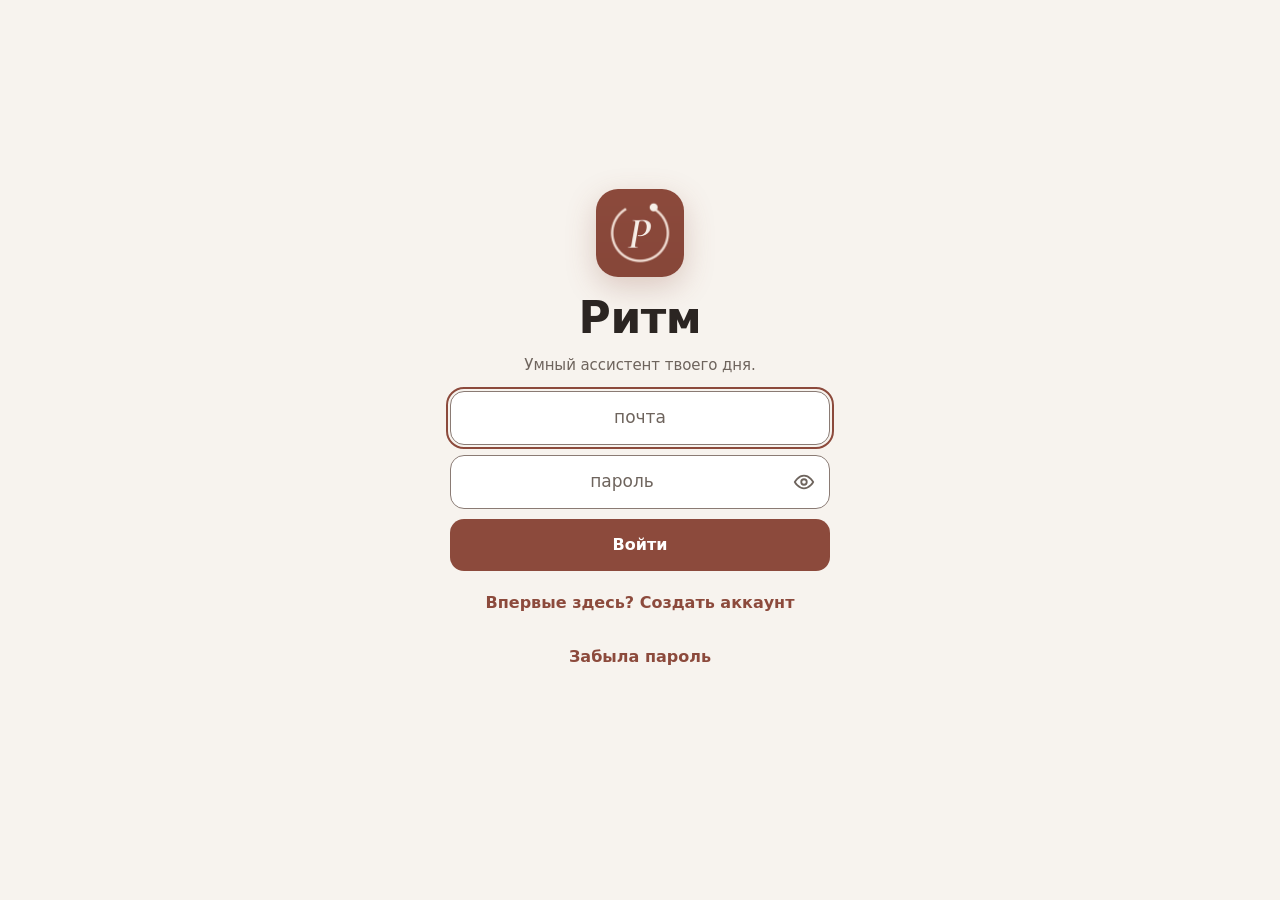
<file: docs/index.html>
<!doctype html>
<html lang="ru">
<head>
<meta charset="utf-8">
<meta name="viewport" content="width=device-width, initial-scale=1, maximum-scale=1, user-scalable=no, viewport-fit=cover">
<title>Ритм</title>
<meta http-equiv="Content-Security-Policy" content="default-src 'self'; script-src 'self' 'unsafe-inline'; style-src 'self' 'unsafe-inline' https://fonts.googleapis.com; font-src https://fonts.gstatic.com; img-src 'self' data:; connect-src 'self' https://*.supabase.co wss://*.supabase.co; media-src 'self' blob:; base-uri 'none'; form-action 'self'">
<meta name="referrer" content="no-referrer">
<meta name="description" content="Ритм — умный ассистент твоего дня: дела, календарь, привычки и голос.">
<meta name="apple-mobile-web-app-capable" content="yes">
<meta name="mobile-web-app-capable" content="yes">
<meta name="apple-mobile-web-app-title" content="Ритм">
<meta name="apple-mobile-web-app-status-bar-style" content="default">
<meta name="theme-color" content="#F7EFE8">
<link rel="manifest" href="manifest.webmanifest">
<link rel="icon" type="image/png" sizes="192x192" href="icons/icon-192.png">
<link rel="apple-touch-icon" href="icons/icon-180.png">
<link rel="apple-touch-startup-image" media="screen and (device-width: 440px) and (device-height: 956px) and (-webkit-device-pixel-ratio: 3) and (orientation: portrait)" href="splash/splash-1320x2868.png">
<link rel="apple-touch-startup-image" media="screen and (device-width: 402px) and (device-height: 874px) and (-webkit-device-pixel-ratio: 3) and (orientation: portrait)" href="splash/splash-1206x2622.png">
<link rel="apple-touch-startup-image" media="screen and (device-width: 430px) and (device-height: 932px) and (-webkit-device-pixel-ratio: 3) and (orientation: portrait)" href="splash/splash-1290x2796.png">
<link rel="apple-touch-startup-image" media="screen and (device-width: 393px) and (device-height: 852px) and (-webkit-device-pixel-ratio: 3) and (orientation: portrait)" href="splash/splash-1179x2556.png">
<link rel="apple-touch-startup-image" media="screen and (device-width: 428px) and (device-height: 926px) and (-webkit-device-pixel-ratio: 3) and (orientation: portrait)" href="splash/splash-1284x2778.png">
<link rel="apple-touch-startup-image" media="screen and (device-width: 390px) and (device-height: 844px) and (-webkit-device-pixel-ratio: 3) and (orientation: portrait)" href="splash/splash-1170x2532.png">
<link rel="apple-touch-startup-image" media="screen and (device-width: 375px) and (device-height: 812px) and (-webkit-device-pixel-ratio: 3) and (orientation: portrait)" href="splash/splash-1125x2436.png">
<link rel="apple-touch-startup-image" media="screen and (device-width: 414px) and (device-height: 896px) and (-webkit-device-pixel-ratio: 3) and (orientation: portrait)" href="splash/splash-1242x2688.png">
<link rel="apple-touch-startup-image" media="screen and (device-width: 414px) and (device-height: 896px) and (-webkit-device-pixel-ratio: 2) and (orientation: portrait)" href="splash/splash-828x1792.png">
<link rel="apple-touch-startup-image" media="screen and (device-width: 360px) and (device-height: 780px) and (-webkit-device-pixel-ratio: 3) and (orientation: portrait)" href="splash/splash-1080x2340.png">
<link rel="apple-touch-startup-image" media="screen and (device-width: 375px) and (device-height: 667px) and (-webkit-device-pixel-ratio: 2) and (orientation: portrait)" href="splash/splash-750x1334.png">
<link rel="apple-touch-startup-image" media="screen and (device-width: 320px) and (device-height: 568px) and (-webkit-device-pixel-ratio: 2) and (orientation: portrait)" href="splash/splash-640x1136.png">
<link rel="preconnect" href="https://fonts.googleapis.com">
<link rel="preconnect" href="https://fonts.gstatic.com" crossorigin>
<link rel="stylesheet" href="https://fonts.googleapis.com/css2?family=Cormorant+Garamond:ital,wght@0,500;0,600;0,700;1,500&family=Manrope:wght@400;500;600;700;800&display=swap">
<script>window.RITM_BUILD='20261019230710';</script>
<script src="supabase.js?v=20261019230710"></script>
<script src="config.js?v=20261019230710"></script>
<script src="backend.js?v=20261019230710"></script>
<style>
/* Layout: one narrow column like a paper planner; bottom tab bar; sheets slide up for editing. */
:root{
  --bg:#F7EFE8; --surface:#FFFFFF; --ink:#2E2522; --muted:#76665F; --accent:#8C4A3C; --accent-ink:#FFFFFF;
  --soft:#EED9CF; --line:#EADBD1; --good:#2F7A55; --warn:#A5541E;
  --display:'Cormorant Garamond', 'Times New Roman', serif; --body:'Manrope', -apple-system, 'Segoe UI', sans-serif;
  --radius:22px; color-scheme:light;
}
:root[data-skin="oldmoney"]{
  --bg:#F3EEE4; --surface:#FBF8F2; --ink:#14213D; --muted:#555B6C; --accent:#14213D; --accent-ink:#F3EEE4;
  --soft:#E6DCC6; --line:#DCD2C0; --good:#2D6A4F; --warn:#9A5B13; --radius:8px;
}
html,body{height:100%}
body{background:var(--bg);color:var(--ink);font-family:var(--body);font-size:15px;line-height:1.45;-webkit-font-smoothing:antialiased}
.app{max-width:560px;margin:0 auto;padding-left:max(16px, env(safe-area-inset-left, 0px));padding-right:max(16px, env(safe-area-inset-right, 0px));padding-block:20px 150px}
h1,h2,h3{margin:0;font-family:var(--display);font-weight:600;text-wrap:balance;letter-spacing:0}
h1{font-size:40px;line-height:1}
h2{font-size:26px;line-height:1.1}
.eyebrow{font-size:11px;font-weight:700;letter-spacing:.12em;text-transform:uppercase;color:var(--muted)}
.muted{color:var(--muted)}
.stack{display:flex;flex-direction:column;gap:12px}
.row{display:flex;align-items:center;gap:10px}
.between{justify-content:space-between}
.wrap{flex-wrap:wrap}
.card{background:var(--surface);border-radius:var(--radius);padding:16px 18px}
.block{display:flex;flex-direction:column;gap:8px}
.block-head{display:flex;align-items:baseline;justify-content:space-between;gap:8px}
button{font:inherit;color:inherit;cursor:pointer}
button:focus-visible,input:focus-visible,textarea:focus-visible,select:focus-visible,a:focus-visible{outline:2px solid var(--accent);outline-offset:2px}
.btn{min-height:44px;padding:0 18px;border-radius:999px;border:1px solid var(--line);background:var(--surface);font-weight:600;font-size:14px}
.btn.primary{background:var(--accent);color:var(--accent-ink);border-color:var(--accent)}
.btn.block-btn{width:100%;min-height:52px;font-size:16px}
.btn.ghost{background:transparent;border-color:transparent;color:var(--muted)}
.btn:disabled{opacity:.5;cursor:default}
:root[data-skin="oldmoney"] .btn{border-radius:6px}
.chip{min-height:38px;padding:0 14px;border-radius:999px;border:1px solid var(--line);background:var(--surface);font-size:14px;font-weight:600;display:inline-flex;align-items:center;gap:6px}
.chip[aria-pressed="true"]{background:var(--ink);color:var(--bg);border-color:var(--ink)}
:root[data-skin="oldmoney"] .chip{border-radius:6px}
input[type=text],input[type=time],input[type=date],input[type=number],textarea,select{width:100%;box-sizing:border-box;font:inherit;color:var(--ink);background:var(--surface);border:1px solid var(--line);border-radius:14px;padding:12px 14px;min-height:46px}
textarea{min-height:110px;resize:vertical}
label.f{display:flex;flex-direction:column;gap:6px;font-size:13px;font-weight:600;color:var(--muted)}
.grid2{display:grid;grid-template-columns:repeat(2,minmax(0,1fr));gap:10px}

/* tasks */
.task{display:flex;align-items:flex-start;gap:12px;padding:12px 0;border-bottom:1px solid var(--line)}
.task:last-child{border-bottom:0}
.check{width:28px;height:28px;flex:none;border-radius:50%;border:1.5px solid var(--muted);background:transparent;display:flex;align-items:center;justify-content:center;padding:0;margin-top:1px}
:root[data-skin="oldmoney"] .check{border-radius:4px}
.check[aria-pressed="true"]{background:var(--accent);border-color:var(--accent);color:var(--accent-ink)}
.task-main{flex:1;min-width:0;background:none;border:0;padding:0;text-align:left}
.task-title{font-weight:600;font-size:15px;overflow-wrap:anywhere}
.task.done .task-title{text-decoration:line-through;color:var(--muted)}
.meta{font-size:12.5px;color:var(--muted);display:flex;gap:6px;flex-wrap:wrap;margin-top:2px}
.tag{display:inline-flex;align-items:center;gap:5px}
.dot{width:7px;height:7px;border-radius:50%;background:var(--accent);display:inline-block}
.dot.work{background:var(--accent)} .dot.personal{background:#B98A6A} .dot.custom{background:var(--muted)}
.pill{font-size:11px;font-weight:700;padding:3px 8px;border-radius:999px;background:var(--soft);color:var(--ink);white-space:nowrap}
.pill.warn{background:#F6E1CF;color:var(--warn)}
.icon-btn{width:44px;height:44px;border-radius:50%;border:0;background:transparent;display:flex;align-items:center;justify-content:center;color:var(--muted);flex:none}

/* hero */
.hello{display:flex;flex-direction:column;gap:6px;padding-top:6px}
.affirm{background:var(--soft);border-radius:var(--radius);padding:16px 18px;display:flex;flex-direction:column;gap:6px}
.affirm p{margin:0;font-family:var(--display);font-style:italic;font-size:23px;line-height:1.2}
:root[data-skin="oldmoney"] .affirm{background:var(--ink);color:var(--bg)}
:root[data-skin="oldmoney"] .affirm .eyebrow{color:#C9B37E}
.banner{border:1px solid var(--warn);border-radius:var(--radius);padding:14px 16px;display:flex;flex-direction:column;gap:10px;background:var(--surface)}
.workbar{display:flex;align-items:center;justify-content:space-between;gap:10px}
.toggle{display:inline-flex;align-items:center;gap:8px;min-height:40px;padding:0 14px;border-radius:999px;border:1px solid var(--line);background:var(--surface);font-weight:700;font-size:13px}
.toggle[aria-pressed="true"]{background:var(--accent);color:var(--accent-ink);border-color:var(--accent)}
.event{display:flex;gap:12px;align-items:baseline;padding:8px 0;border-bottom:1px solid var(--line)}
.event:last-child{border-bottom:0}
.event time{font-family:var(--display);font-size:20px;font-weight:600;width:56px;flex:none;font-variant-numeric:tabular-nums}
.habit{display:flex;align-items:center;justify-content:space-between;gap:10px;padding:8px 0}
.empty{color:var(--muted);font-size:14px;padding:6px 0}

/* segmented */
.seg{display:flex;gap:6px;overflow-x:auto;padding-bottom:2px;scrollbar-width:none}
.seg::-webkit-scrollbar{display:none}
.seg button{flex:none;min-height:40px;padding:0 16px;border-radius:999px;border:1px solid var(--line);background:var(--surface);font-weight:700;font-size:14px}
.seg button[aria-pressed="true"]{background:var(--ink);color:var(--bg);border-color:var(--ink)}
:root[data-skin="oldmoney"] .seg button{border-radius:6px}

/* bottom */
.dock{position:fixed;left:0;right:0;bottom:0;z-index:20;background:linear-gradient(to top, var(--bg) 70%, transparent);padding:10px max(16px, env(safe-area-inset-right, 0px)) calc(8px + env(safe-area-inset-bottom, 0px)) max(16px, env(safe-area-inset-left, 0px))}
.dock-inner{max-width:560px;margin:0 auto;display:flex;flex-direction:column;gap:8px}
.capture{display:flex;gap:8px;align-items:center}
.capture input{border-radius:999px;min-height:50px}
.capture .go{width:50px;height:50px;border-radius:50%;border:0;background:var(--accent);color:var(--accent-ink);flex:none;display:flex;align-items:center;justify-content:center}
.tabs{display:grid;grid-template-columns:repeat(5,minmax(0,1fr));background:var(--surface);border-radius:18px;padding:4px;border:1px solid var(--line)}
.tabs button{min-height:46px;border:0;background:transparent;border-radius:14px;font-size:12px;font-weight:700;color:var(--muted);display:flex;flex-direction:column;align-items:center;justify-content:center;gap:2px}
.tabs button[aria-current="page"]{color:var(--ink);background:var(--soft)}

/* sheet */
.scrim{position:fixed;inset:0;background:rgba(20,16,14,.35);z-index:40}
.sheet{position:fixed;left:0;right:0;bottom:0;z-index:41;background:var(--bg);border-radius:24px 24px 0 0;max-height:88%;overflow-y:auto;padding:18px max(16px, env(safe-area-inset-right, 0px)) calc(20px + env(safe-area-inset-bottom, 0px)) max(16px, env(safe-area-inset-left, 0px))}
.sheet-inner{max-width:560px;margin:0 auto;display:flex;flex-direction:column;gap:14px}
.toast{position:fixed;left:50%;transform:translateX(-50%);bottom:calc(150px + env(safe-area-inset-bottom, 0px));z-index:50;background:var(--ink);color:var(--bg);padding:12px 16px;border-radius:14px;font-size:14px;font-weight:600;display:flex;gap:12px;align-items:center;max-width:calc(100% - 32px);box-shadow:0 8px 24px rgba(0,0,0,.18)}
.toast button{background:none;border:0;color:inherit;text-decoration:underline;font-weight:700;padding:6px}

/* onboarding */
.ob{min-height:calc(100% - 40px);display:flex;flex-direction:column;gap:18px;padding-top:12px}
.progress{display:flex;gap:5px}
.progress span{flex:1;height:4px;border-radius:2px;background:var(--line)}
.progress span.on{background:var(--accent)}
.skin-card{border:2px solid var(--line);border-radius:20px;padding:14px;text-align:left;display:flex;flex-direction:column;gap:8px;background:var(--surface)}
.skin-card[aria-pressed="true"]{border-color:var(--ink)}
.swatches{display:flex;gap:6px}
.swatches i{width:22px;height:22px;border-radius:50%;display:block;border:1px solid rgba(0,0,0,.08)}

/* dynamics */
.bars{display:grid;grid-template-columns:repeat(7,minmax(0,1fr));gap:8px;align-items:end;height:140px}
.bar{display:flex;flex-direction:column;align-items:center;justify-content:flex-end;gap:6px;height:100%}
.bar i{display:block;width:100%;max-width:28px;border-radius:6px 6px 2px 2px;background:var(--accent);min-height:3px}
.bar small{font-size:11px;color:var(--muted);font-weight:700}
.bar b{font-size:12px;font-variant-numeric:tabular-nums}
.stat{display:flex;flex-direction:column;gap:2px}
.stat b{font-family:var(--display);font-size:34px;line-height:1;font-variant-numeric:tabular-nums}
.thinking{display:flex;align-items:center;gap:10px;color:var(--muted);font-weight:600}
.spin{width:16px;height:16px;border-radius:50%;border:2px solid var(--line);border-top-color:var(--accent);animation:sp 0.8s linear infinite}
@keyframes sp{to{transform:rotate(360deg)}}
@media (prefers-reduced-motion: reduce){.spin{animation:none}}
.srt{position:absolute;width:1px;height:1px;overflow:hidden;clip:rect(0 0 0 0)}
</style>
<style>
.voice{display:flex;flex-direction:column;gap:10px;background:var(--surface);border-radius:var(--radius);padding:16px}
.voice textarea{min-height:220px;font-size:16px;border:0;background:var(--bg)}
.mic-hint{display:flex;gap:10px;align-items:flex-start;font-size:13.5px;color:var(--muted)}
.mic-hint svg{flex:none;margin-top:1px;color:var(--accent)}
.prompts{display:flex;flex-direction:column;gap:6px;margin:0;padding:0;list-style:none}
.prompts li{font-size:14px;padding-left:14px;position:relative}
.prompts li::before{content:"";position:absolute;left:0;top:.6em;width:6px;height:6px;border-radius:50%;background:var(--accent)}
.sph-row{display:flex;gap:8px;align-items:center}
.sph-row input{flex:1;min-width:0}
.live{position:absolute;width:1px;height:1px;overflow:hidden;clip:rect(0 0 0 0)}
.goal{font-family:var(--display);font-size:19px;line-height:1.25}


/* day strip */
.days{display:flex;gap:8px;overflow-x:auto;padding:2px 2px 4px;margin:0 -2px;scrollbar-width:none;scroll-snap-type:x proximity}
.days::-webkit-scrollbar{display:none}
.day{flex:none;width:54px;min-height:72px;border-radius:16px;border:1px solid var(--line);background:var(--surface);display:flex;flex-direction:column;align-items:center;justify-content:center;gap:2px;scroll-snap-align:start;padding:6px 0}
.day[aria-pressed="true"]{background:var(--accent);color:var(--accent-ink);border-color:var(--accent)}
.d-wd{font-size:11px;font-weight:700;text-transform:uppercase;letter-spacing:.06em;opacity:.85}
.d-n{font-family:var(--display);font-size:24px;font-weight:600;line-height:1;font-variant-numeric:tabular-nums}
.d-c{font-size:12px;font-weight:700;font-variant-numeric:tabular-nums;opacity:.9}
.affirm-line{display:flex;align-items:flex-start;gap:8px;justify-content:space-between}
.affirm-line p{margin:0;font-family:var(--display);font-style:italic;font-size:20px;line-height:1.25;color:var(--accent)}
:root[data-skin="oldmoney"] .affirm-line p{color:#8A6A2F}
.affirm-line .btn{min-height:44px;padding:0 10px;flex:none}
.sub-h{font-size:12px;font-weight:700;letter-spacing:.1em;text-transform:uppercase;color:var(--muted);margin:14px 0 2px}
/* accessibility fixes */
:root{--ctl:#8A7B74}
:root[data-skin="oldmoney"]{--ctl:#7D8294}
input[type=text],input[type=time],input[type=date],input[type=number],textarea,select{font-size:16px;border-color:var(--ctl)}
::placeholder{color:var(--muted);opacity:1}
.pill.warn{color:#8A4F0F}
.chip,.seg button,.toggle{min-height:44px}
.check{position:relative}
.check::after{content:"";position:absolute;inset:-8px}
.toast button{min-height:44px;min-width:44px}
.toast :focus-visible{outline-color:var(--bg)}
:root[data-skin="oldmoney"] .affirm :focus-visible{outline-color:#C9B37E}
.day:focus-visible{outline-offset:3px}
/* old money: consistent squared corners */
:root[data-skin="oldmoney"] input,:root[data-skin="oldmoney"] textarea,:root[data-skin="oldmoney"] select,:root[data-skin="oldmoney"] .tabs,:root[data-skin="oldmoney"] .tabs button,:root[data-skin="oldmoney"] .toast,:root[data-skin="oldmoney"] .skin-card,:root[data-skin="oldmoney"] .toggle,:root[data-skin="oldmoney"] .day,:root[data-skin="oldmoney"] .capture input,:root[data-skin="oldmoney"] .capture .go,:root[data-skin="oldmoney"] .pill{border-radius:6px}
:root[data-skin="oldmoney"] .sheet{border-radius:10px 10px 0 0}
:root[data-skin="oldmoney"] .card{box-shadow:inset 0 0 0 1px var(--line)}


/* diary */
.diary{list-style:none;margin:6px 0 0;padding:0;border-top:1px solid var(--line)}
.d-row{display:grid;grid-template-columns:48px minmax(0,1fr);gap:10px;min-height:40px;border-bottom:1px dashed var(--line);position:relative}
.d-row.busy .d-h{color:var(--ink);font-weight:700}
.d-h{font-size:12px;color:var(--muted);font-variant-numeric:tabular-nums;padding-top:6px}
.d-cell{display:flex;flex-direction:column;gap:4px;padding:5px 0;min-width:0}
.d-item{border-radius:10px;padding:6px 10px;display:flex;flex-wrap:wrap;gap:2px 8px;align-items:baseline}
.d-item.event{background:var(--soft)}
.d-item.task{background:var(--surface);box-shadow:inset 0 0 0 1.5px var(--accent)}
.d-t{font-size:12px;font-weight:700;font-variant-numeric:tabular-nums;color:var(--accent)}
.d-title{font-weight:600;font-size:14px;overflow-wrap:anywhere}
.d-sub{font-size:12px;color:var(--muted);width:100%}
.d-mark{font-size:11.5px;color:var(--muted);font-style:italic}
.d-row.now{background:linear-gradient(to right, var(--soft), transparent 70%)}
.d-now{position:absolute;right:0;top:6px;font-size:11px;font-weight:800;text-transform:uppercase;letter-spacing:.08em;color:var(--accent)}
.d-allday{display:flex;gap:6px;flex-wrap:wrap}
:root[data-skin="oldmoney"] .d-item{border-radius:4px}
/* assistant */
.chat{display:flex;flex-direction:column;gap:8px;max-height:52vh;overflow-y:auto;padding:2px}
.msg{padding:10px 14px;border-radius:16px;white-space:pre-wrap;overflow-wrap:anywhere;font-size:15px;line-height:1.45;max-width:92%}
.msg.me{align-self:flex-end;background:var(--accent);color:var(--accent-ink);border-bottom-right-radius:4px}
.msg.ai{align-self:flex-start;background:var(--bg);border-bottom-left-radius:4px}
.meter{height:8px;border-radius:4px;background:var(--line);overflow:hidden}
.meter i{display:block;height:100%;background:var(--accent);border-radius:4px}
.life-row{display:flex;align-items:center;gap:12px;width:100%;min-height:56px;padding:8px 0;border:0;border-bottom:1px solid var(--line);background:none;text-align:left}
.life-row:last-child{border-bottom:0}
.life-dot{width:12px;height:12px;border-radius:50%;border:2px solid var(--ctl);flex:none}
.life-dot.on{background:var(--accent);border-color:var(--accent)}
.tabs button span{font-size:11px}
/* iOS: поля времени не вылезают за край */
.f{min-width:0}
input[type=time],input[type=date]{-webkit-appearance:none;appearance:none;min-width:0;max-width:100%;display:block}
input::-webkit-date-and-time-value{text-align:left}
.mic-big{align-self:flex-start;display:inline-flex;gap:8px;align-items:center;min-height:48px;padding:0 20px;font-weight:700;background:var(--accent);color:var(--accent-ink);border-color:var(--accent)}
.mic-round{width:50px;height:50px;border-radius:50%;border:1px solid var(--ctl);background:var(--surface);color:var(--accent);flex:none;display:flex;align-items:center;justify-content:center}
.mic-big.rec,.mic-round.rec{background:#B3261E;border-color:#B3261E;color:#fff;animation:micp 1.4s ease-in-out infinite}
.mic-dot{width:12px;height:12px;border-radius:3px;background:#fff;display:inline-block}
@keyframes micp{0%,100%{box-shadow:0 0 0 0 rgba(179,38,30,.45)}50%{box-shadow:0 0 0 10px rgba(179,38,30,0)}}
@media (prefers-reduced-motion:reduce){.mic-big.rec,.mic-round.rec{animation:none}}
:root[data-skin="oldmoney"] .mic-round{border-radius:6px}

/* время у дела */
.task .t-time{flex:none;min-width:46px;font-variant-numeric:tabular-nums;font-weight:700;font-size:14px;color:var(--accent);padding-top:2px}
.view-seg{align-self:flex-start}
/* ежедневник: страница с линовкой */
.paper{position:relative;background:var(--surface);overflow:hidden}
.paper .diary{background-image:linear-gradient(to right, transparent 55px, color-mix(in srgb, var(--accent) 35%, transparent) 55px, color-mix(in srgb, var(--accent) 35%, transparent) 56px, transparent 56px)}
.paper .diary{border-top:0}
.paper .d-row{border-bottom:1px solid color-mix(in srgb, var(--line) 85%, transparent);grid-template-columns:46px minmax(0,1fr);gap:18px}
.paper .d-h{text-align:right;font-family:var(--display);font-size:15px;font-style:italic;padding-top:8px}
.paper .d-item.task{box-shadow:none;background:transparent;border-left:3px solid var(--accent);border-radius:0 8px 8px 0;padding:4px 10px}
.paper .d-item.event{border-radius:8px}
.page-head{display:flex;align-items:flex-end;gap:12px;padding:2px 0 10px 0;border-bottom:2px solid var(--ink)}
.pg-n{font-family:var(--display);font-size:56px;line-height:.85;font-weight:600;font-variant-numeric:lining-nums}
.pg-meta{display:flex;flex-direction:column;gap:2px;padding-bottom:4px}
.pg-wd{font-family:var(--display);font-style:italic;font-size:22px;line-height:1}
.pg-mo{font-size:13px;color:var(--muted)}
.pg-free{margin-left:auto;font-size:12.5px;color:var(--muted);text-align:right;padding-bottom:6px}
/* неделя как ежедневник */
.week-nav{display:flex;align-items:center;justify-content:space-between;gap:8px}
.week-nav .btn{min-width:48px;font-size:26px;line-height:1}
.week-title{font-size:26px;text-align:center}
.week-hint{margin:0;font-size:13px}
.wpage{background:var(--surface);border-radius:var(--radius);padding:12px 14px 4px;transition:box-shadow .15s}
.wpage.today{box-shadow:inset 0 0 0 2px var(--accent)}
.wpage.past{opacity:.72}
.wpage.drop{box-shadow:inset 0 0 0 3px var(--accent);background-color:var(--soft)}
.wpage-head{display:flex;align-items:baseline;gap:10px;width:100%;background:none;border:0;border-bottom:1.5px solid var(--ink);padding:0 0 8px;margin-bottom:2px;text-align:left;color:inherit;min-height:44px}
.wpage-head.static{cursor:default}
.wp-n{font-family:var(--display);font-size:34px;font-weight:600;line-height:1;min-width:40px}
.wp-wd{font-family:var(--display);font-style:italic;font-size:20px}
.wp-c{margin-left:auto;font-size:12.5px;color:var(--muted)}
.wlist{list-style:none;margin:0;padding:0}
.w-item{display:flex;align-items:center;gap:10px;min-height:44px;border-bottom:1px solid var(--line);touch-action:pan-y;-webkit-user-select:none;user-select:none}
.w-item .w-time{flex:none;min-width:44px;font-variant-numeric:tabular-nums;font-weight:700;font-size:13.5px;color:var(--accent)}
.w-item .w-title{flex:1;min-width:0;text-align:left;background:none;border:0;padding:6px 0;font:inherit;font-weight:600;color:inherit;overflow-wrap:anywhere}
.w-item.ev .w-title{font-weight:500;color:var(--muted)}
.w-item.ev .w-time{color:var(--muted)}
.w-item.done .w-title{text-decoration:line-through;color:var(--muted);font-weight:500}
.w-item.over em{font-style:normal;font-size:12px;color:var(--warn);font-weight:700}
.w-empty{min-height:44px;display:flex;align-items:center;font-family:var(--display);font-style:italic;color:var(--muted);padding-left:54px}
.check.sm{width:24px;height:24px;flex:none}
.w-item.lifted{opacity:.3}
.w-item.ghost{position:fixed;z-index:80;background:var(--surface);box-shadow:0 12px 30px rgba(0,0,0,.2);padding:0 12px;pointer-events:none;transform:rotate(-1.5deg)}
body.dragging{overflow:hidden;touch-action:none}
:root[data-skin="oldmoney"] .wpage{border-radius:6px}
@media (prefers-reduced-motion:reduce){.wpage{transition:none}.w-item.ghost{transform:none}}

.wlist .w-item:last-child{border-bottom:0}
/* свайп */
.sw{position:relative;overflow:hidden;border-bottom:1px solid var(--line)}
.sw:last-child{border-bottom:0}
.sw .task{position:relative;z-index:1;background:var(--surface);border-bottom:0;transition:transform .2s ease;touch-action:pan-y}
.sw-act{position:absolute;inset:0 0 0 auto;display:flex;width:176px}
.sw-act button{flex:1;border:0;font:inherit;font-weight:700;font-size:13.5px;color:#fff;background:var(--muted)}
.sw-act .del{background:#B3261E}
@media (prefers-reduced-motion:reduce){.sw .task{transition:none}}
.md-li{display:block;padding-left:14px;position:relative}.md-li::before{content:"";position:absolute;left:2px;top:.62em;width:5px;height:5px;border-radius:50%;background:var(--accent)}
.tour-dots{display:flex;gap:6px}.tour-dots span{width:8px;height:8px;border-radius:50%;background:var(--line)}.tour-dots span.on{background:var(--accent);width:20px;border-radius:4px}
.task-note{font-size:13px;line-height:1.35;color:var(--muted);margin-top:2px;display:-webkit-box;-webkit-line-clamp:2;-webkit-box-orient:vertical;overflow:hidden;text-align:left}
.w-note{display:block;font-size:12px;color:var(--muted);font-weight:400;line-height:1.3;white-space:nowrap;overflow:hidden;text-overflow:ellipsis}
.w-title{min-width:0}
.dump-card{border:1px solid var(--line);border-radius:14px;padding:12px;margin:0 0 10px;background:var(--surface);display:grid;gap:8px}
.dump-n{flex:none;width:26px;height:26px;border-radius:50%;background:var(--ink);color:var(--bg);font-size:13px;font-weight:700;display:grid;place-items:center;margin-top:4px}
.dump-title{flex:1;min-width:0;border:0;background:transparent;font:inherit;font-size:17px;font-weight:650;resize:none;padding:4px 0;color:var(--ink);field-sizing:content;min-height:30px}
.dump-title:focus{outline:2px solid var(--ink);outline-offset:2px;border-radius:6px}
.dump-ask{margin:0;font-size:13px;padding:8px 10px;border-radius:10px;background:color-mix(in srgb,var(--ink) 7%,transparent)}
.chip.sm{min-height:34px;padding:0 11px;font-size:13px}
.dump-date,.dump-time{min-height:34px;border:1px solid var(--line);border-radius:999px;padding:0 10px;background:var(--surface);font:inherit;font-size:13px;color:var(--ink)}
.sw .task{-webkit-touch-callout:none;-webkit-user-select:none;user-select:none}
.task.has-c{box-shadow:inset 3px 0 0 var(--c);padding-left:10px}
.w-item.has-c{box-shadow:inset 3px 0 0 var(--c);padding-left:8px}
.paper .d-item.task.has-c,.d-item.task.has-c{border-left-color:var(--c);box-shadow:inset 3px 0 0 var(--c)}
.d-item[data-act]{cursor:pointer}
.counter{display:grid;grid-template-columns:auto 1fr auto;align-items:center;gap:12px;padding:6px 0 10px}
.counter-n{display:flex;align-items:baseline;gap:4px}
.counter-n b{font-size:28px;line-height:1;font-variant-numeric:tabular-nums}
.counter-n span{font-size:13px;color:var(--muted)}
.counter-bar{height:8px;border-radius:99px;background:var(--soft);overflow:hidden}
.counter-bar i{display:block;height:100%;background:var(--good);border-radius:99px;transition:width .35s ease}
.counter-t{font-size:12.5px;color:var(--muted)}
.empty-day{display:grid;gap:10px;padding:10px 0}
.pick-row{display:flex;align-items:center;gap:10px;min-height:44px;border-bottom:1px solid var(--line)}
.btn.danger{color:#fff;background:var(--warn);border-color:var(--warn)}
.color-btn{flex:none;width:34px;height:34px;border-radius:50%;border:2px solid var(--surface);box-shadow:0 0 0 1px var(--line)}
.color-btn.none{background:repeating-linear-gradient(45deg,var(--surface) 0 5px,var(--soft) 5px 10px)}
.palette{display:grid;grid-template-columns:repeat(4,1fr);gap:14px;justify-items:center}
.swatch{width:56px;height:56px;border-radius:50%;border:3px solid var(--surface);box-shadow:0 0 0 1px var(--line)}
.swatch[aria-pressed="true"]{box-shadow:0 0 0 3px var(--ink)}
.act-card{border:1.5px solid var(--ink);border-radius:14px;padding:12px;display:grid;gap:8px;margin:4px 0 8px;background:var(--surface)}
.act-list{margin:0;padding-left:4px;list-style:none;display:grid;gap:4px;font-size:14.5px}
.day-chip{min-width:44px;justify-content:center}
.dump-reply{border-top:1px dashed var(--line);padding-top:10px;display:grid;gap:8px}
.undated{gap:8px}
.und-row{display:grid;gap:6px;padding:8px 0;border-bottom:1px solid var(--line)}
.und-row:last-of-type{border-bottom:0}
.und-title{display:flex;align-items:center;gap:8px;text-align:left;font-weight:600;font-size:15.5px;background:none;border:0;padding:0;color:var(--ink)}
.dump-card input.dump-date,.dump-card input.dump-time{width:auto;flex:0 0 auto;min-height:34px;height:34px;padding:0 10px;border-radius:999px;font-size:13px}
.dump-card input.dump-time{width:96px}
#drop-del{position:fixed;left:12px;right:12px;bottom:calc(14px + env(safe-area-inset-bottom));z-index:60;height:84px;border-radius:18px;border:2px dashed var(--warn);background:color-mix(in srgb,var(--warn) 12%,var(--surface));color:var(--warn);font-weight:700;display:grid;place-items:center;font-size:15px}
#drop-del.drop{background:var(--warn);color:#fff;border-style:solid}
.week-title{background:none;border:0;font:inherit;font-family:var(--display);font-size:24px;color:var(--ink);display:inline-flex;align-items:center;gap:6px;min-height:44px;padding:0 6px}
.week-title .caret{font-size:14px;color:var(--muted)}
.mcal{background:var(--surface);border-radius:var(--radius);padding:10px 10px 12px;box-shadow:0 6px 20px rgba(0,0,0,.06)}
.mcal-head{display:flex;align-items:center;justify-content:space-between;margin-bottom:6px}
.mcal-head .btn{min-width:44px;font-size:22px}
.mcal-grid{display:grid;grid-template-columns:repeat(7,1fr);gap:4px}
.mcal-wd{text-align:center;font-size:11px;color:var(--muted);font-weight:700;padding:2px 0}
.mcal-d{min-height:44px;border:0;background:none;border-radius:10px;font:inherit;font-weight:600;font-size:15px;display:flex;flex-direction:column;align-items:center;justify-content:center;color:var(--ink);gap:1px}
.mcal-d i{font-style:normal;font-size:9px;line-height:1;color:var(--accent);letter-spacing:1px}
.mcal-d.past{color:var(--muted)}
.mcal-d.inweek{background:var(--soft)}
.mcal-d.today{background:var(--ink);color:var(--bg)}
.mcal-d.today i{color:var(--bg)}
.spread{display:grid;grid-template-columns:1fr 1fr;gap:0;background:var(--surface);border-radius:14px;box-shadow:0 10px 30px rgba(0,0,0,.08),0 1px 0 var(--line);position:relative;overflow:hidden}
.spread::after{content:"";position:absolute;top:0;bottom:0;left:50%;width:18px;transform:translateX(-50%);background:linear-gradient(90deg,transparent,rgba(0,0,0,.07) 45%,rgba(0,0,0,.1) 50%,rgba(0,0,0,.07) 55%,transparent);pointer-events:none}
.spread-page{display:flex;flex-direction:column;min-width:0}
.spread-page.left{padding-right:9px}
.spread-page.right{padding-left:9px}
.dbox{flex:1 0 auto;min-height:138px;padding:8px 8px 6px;border-bottom:1px solid var(--line);background-image:repeating-linear-gradient(transparent 0 31px,var(--line) 31px 32px);background-position:0 34px;background-size:100% calc(100% - 34px);background-repeat:no-repeat;transition:background-color .15s}
.dbox:last-child{border-bottom:0}
.dbox.today{background-color:color-mix(in srgb,var(--accent) 7%,var(--surface))}
.dbox.past{opacity:.7}
.dbox.drop{background-color:var(--soft);box-shadow:inset 0 0 0 2px var(--accent)}
.dbox-head{display:flex;align-items:baseline;gap:6px;width:100%;background:none;border:0;padding:0 0 4px;margin:0;text-align:left;color:inherit;min-height:30px;border-bottom:1.5px solid var(--ink)}
.dbox.wknd .dbox-head{border-bottom-color:var(--accent)}
.db-n{font-family:var(--display);font-size:24px;line-height:1;font-weight:600}
.db-wd{font-size:12px;font-weight:700;text-transform:uppercase;letter-spacing:.04em;color:var(--muted);flex:1;min-width:0;white-space:nowrap;overflow:hidden;text-overflow:ellipsis}
.dbox.today .db-wd{color:var(--accent)}
.db-c{font-size:12px;color:var(--muted);font-weight:700}
.dbox.nodate .db-wd{font-size:13px}
.dbox .wlist{margin-top:2px}
.dbox .w-item{min-height:32px;gap:6px;border-bottom:0;align-items:flex-start;padding:3px 0}
.dbox .w-item .check.sm{width:20px;height:20px;min-width:20px;margin-top:2px}
.dbox .w-item .w-title{padding:1px 0;font-size:13.5px;line-height:1.3;font-weight:600;display:-webkit-box;-webkit-line-clamp:3;-webkit-box-orient:vertical;overflow:hidden}
.dbox .w-item .w-time{min-width:0;font-size:12px;font-weight:800;color:var(--accent)}
.dbox .w-item.ev .w-title{font-weight:500;font-size:12.5px}
.dbox .w-item.done .w-title{font-weight:500}
.dbox .w-item.ev,.dbox .w-item.done{padding-left:26px;position:relative}
.dbox .w-item.ev .w-time,.dbox .w-item.done .w-time{position:absolute;left:0;top:4px}
.dbox .w-item.has-c{box-shadow:none;padding-left:0}
.dbox .w-item.has-c .check.sm{border-color:var(--c);box-shadow:inset 0 0 0 2px color-mix(in srgb,var(--c) 35%,transparent)}
.dbox .w-empty{height:24px}
.w-rep{color:var(--muted);font-weight:500}
.dbox .w-item.over em{display:block;font-size:11px}
:root[data-skin="oldmoney"] .spread{border-radius:6px}
#ctl-fab{position:fixed;z-index:30;top:calc(env(safe-area-inset-top,0px) + 10px);right:max(14px,env(safe-area-inset-right,0px));min-height:44px;padding:0 14px 0 12px;border-radius:999px;border:1px solid var(--ink);background:var(--ink);color:var(--bg);font:inherit;font-weight:700;font-size:14px;display:inline-flex;align-items:center;gap:7px;box-shadow:0 6px 18px rgba(0,0,0,.14)}
#ctl-fab svg{width:17px;height:17px}
body.has-ctl .app{padding-top:68px}
:root[data-skin="oldmoney"] #ctl-fab{border-radius:6px}
.view-seg button{flex:1}
.month{background:var(--surface);border-radius:14px;box-shadow:0 10px 30px rgba(0,0,0,.08);overflow:hidden}
.month-wd{display:grid;grid-template-columns:repeat(7,minmax(0,1fr));border-bottom:1.5px solid var(--ink);padding:8px 0 6px}
.month-wd span{text-align:center;font-size:11px;font-weight:800;color:var(--muted);text-transform:uppercase;letter-spacing:.04em}
.month-grid{display:grid;grid-template-columns:repeat(7,minmax(0,1fr))}
.mc{min-height:92px;border-right:1px solid var(--line);border-bottom:1px solid var(--line);padding:3px 2px 4px;display:flex;flex-direction:column;gap:2px;min-width:0;transition:background-color .15s}
.mc:nth-child(7n){border-right:0}
.mc.empty{background:color-mix(in srgb,var(--soft) 35%,transparent)}
.mc.wknd{background:color-mix(in srgb,var(--soft) 22%,transparent)}
.mc.past{opacity:.6}
.mc.today{background:color-mix(in srgb,var(--accent) 9%,var(--surface))}
.mc.drop{background:var(--soft);box-shadow:inset 0 0 0 2px var(--accent)}
.mc-n{background:none;border:0;padding:2px 3px;font:inherit;font-family:var(--display);font-size:17px;font-weight:600;color:var(--ink);text-align:left;display:flex;align-items:baseline;gap:3px;min-height:26px}
.mc.today .mc-n{color:var(--accent)}
.mc-n i{font-style:normal;font-family:var(--body);font-size:9.5px;color:var(--good);font-weight:800}
.mc-t{display:block;width:100%;text-align:left;background:var(--soft);border:0;border-radius:5px;padding:2px 3px;font:inherit;font-size:10.5px;line-height:1.2;font-weight:600;color:var(--ink);white-space:nowrap;overflow:hidden;text-overflow:ellipsis;-webkit-user-select:none;user-select:none;-webkit-touch-callout:none;touch-action:pan-y}
.mc-t b{font-weight:800;color:var(--accent)}
.mc-t.has-c{background:color-mix(in srgb,var(--c) 22%,var(--surface));box-shadow:inset 2px 0 0 var(--c)}
.mc-t.lifted{opacity:.3}
.mc-t.ghost{position:fixed;z-index:80;width:auto!important;max-width:60vw;font-size:13px;padding:6px 10px;box-shadow:0 12px 30px rgba(0,0,0,.2);pointer-events:none}
.mc-more{background:none;border:0;padding:0 3px;font:inherit;font-size:10px;color:var(--muted);font-weight:700;text-align:left}
.mc-ev{font-size:9.5px;color:var(--muted);padding:0 3px}
.month-nodate{background:var(--surface);border-radius:14px;margin-top:4px;min-height:80px}
.nudge{border:1.5px dashed var(--accent);background:color-mix(in srgb,var(--accent) 5%,var(--surface))}
#coach{position:fixed;inset:0;z-index:90}
.coach-hole{position:fixed;border-radius:16px;box-shadow:0 0 0 9999px rgba(20,16,14,.66),0 0 0 3px var(--accent);pointer-events:none;transition:all .25s ease}
.coach-card{position:fixed;left:14px;right:14px;max-width:520px;margin:0 auto;background:var(--bg);border-radius:18px;padding:14px 16px 16px;display:grid;gap:10px;box-shadow:0 18px 40px rgba(0,0,0,.25)}
@media (prefers-reduced-motion:reduce){.coach-hole{transition:none}}
.ctx-link{width:100%;text-align:left;border:1.5px solid var(--line);display:grid;gap:6px;color:inherit;font:inherit;cursor:pointer}
.date-form{display:grid;grid-template-columns:1fr auto;gap:8px;margin-top:8px}
.date-form #date-title{grid-column:1/-1}
.date-form input[type=date]{min-width:0}
.d-row{position:relative}
.d-row.drop{background:color-mix(in srgb,var(--accent) 12%,transparent)}
.d-row[data-preview]::after{content:attr(data-preview);position:absolute;right:6px;top:4px;background:var(--ink);color:var(--bg);font-size:12px;font-weight:800;padding:2px 8px;border-radius:99px;pointer-events:none}
.d-slot{opacity:0;border:0;background:none;color:var(--muted);font-size:20px;width:100%;min-height:36px;text-align:left;padding:0 8px}
.d-row:hover .d-slot,.d-slot:focus{opacity:.7}
@media (hover:none){.d-slot{opacity:.35}}
.d-item[data-drag]{-webkit-user-select:none;user-select:none;-webkit-touch-callout:none;touch-action:pan-y}
.d-item.ghost{position:fixed;z-index:80;box-shadow:0 12px 30px rgba(0,0,0,.2);pointer-events:none;background:var(--surface)}
.d-item.lifted{opacity:.3}
.btn.tstep{min-width:48px;padding:0 8px;flex:none;font-variant-numeric:tabular-nums}
.slot-pick{width:100%;background:none;border:0;border-bottom:1px solid var(--line);font:inherit;color:inherit;padding:8px 0}
.mic-big{width:48px;height:48px;min-height:48px;padding:0;border-radius:50%;justify-content:center;align-self:flex-end;flex:none;margin-top:-6px}
.mic-big svg{width:20px;height:20px}
.mic-big .mic-dot{margin:0}
.say-btn{display:inline-flex;margin-left:6px;border:0;background:none;font-size:15px;padding:2px 4px;vertical-align:middle;cursor:pointer;opacity:.75}
.say-btn:active{transform:scale(.92)}
.voice-hint{margin:0;font-size:13px;padding:8px 10px;border-radius:10px;background:color-mix(in srgb,var(--accent) 10%,transparent)}
[data-speak-state].on{background:var(--accent);color:var(--accent-ink);border-color:var(--accent)}
.say-day{min-height:36px;padding:0 10px;font-size:13px}
.over-t{color:var(--warn);font-weight:700}
.app{padding-bottom:calc(210px + env(safe-area-inset-bottom,0px))}
.capture .mic-round{width:56px;height:56px;background:var(--accent);color:var(--accent-ink);border-color:var(--accent);box-shadow:0 6px 16px color-mix(in srgb,var(--accent) 35%,transparent)}
.capture .mic-round svg{width:24px;height:24px}
.capture:has(#cap-in:placeholder-shown) .go{display:none}
.capture .go{background:var(--ink)}
.chip.sm{min-height:40px}
.seg button{min-height:40px}
.muted{color:color-mix(in srgb,var(--muted) 88%,var(--ink))}
.ob-days{gap:12px}
.ob-day .eyebrow{margin-bottom:4px}
.ob-task{display:flex;align-items:flex-start;gap:10px;padding:6px 0;font-weight:600;font-size:15.5px}
.ob-task b{color:var(--accent)}
.ob-task.off span{text-decoration:line-through;color:var(--muted)}
.ob-more,.e-more{border:1px solid var(--line);border-radius:14px;padding:12px 14px;background:var(--surface)}
.ob-more summary,.e-more summary{cursor:pointer;font-weight:700;list-style:none;display:flex;justify-content:space-between;align-items:center;min-height:32px}
.ob-more summary::after,.e-more summary::after{content:'▾';color:var(--muted)}
.ob-more[open] summary::after,.e-more[open] summary::after{content:'▴'}
.ob-more summary::-webkit-details-marker,.e-more summary::-webkit-details-marker{display:none}
.push-ask{display:grid;gap:14px;text-align:center;padding:8px 4px}
.push-ico{font-size:48px;line-height:1}
.install-steps{text-align:left;margin:0;padding-left:22px;display:grid;gap:8px;font-size:15.5px}
.later-btn{border:1px solid var(--line);background:var(--surface);color:var(--ink);border-radius:999px;min-height:36px;padding:0 12px;font:inherit;font-size:13px;font-weight:700;flex:none}
.sheet-foot{position:sticky;bottom:calc(-20px - env(safe-area-inset-bottom,0px));background:var(--bg);padding:10px 0 4px;margin-top:4px}
.ob-progress #ob-step{transition:opacity .2s}
.toast{left:16px;right:16px;transform:none;max-width:520px;margin:0 auto;justify-content:space-between;z-index:60;bottom:calc(132px + env(safe-area-inset-bottom,0px))}
.toast span{flex:1;min-width:0}
.toast button{flex:none;white-space:nowrap;background:none;border:0;color:inherit;font:inherit;font-weight:700;text-decoration:underline;min-height:36px;padding:0 4px}
.toast.top{bottom:auto;top:calc(env(safe-area-inset-top,0px) + 12px)}
.sw.open .later-btn{visibility:hidden}
.check.sm{position:relative}
.check.sm::after{content:'';position:absolute;inset:-12px}
.dbox-head{min-height:44px}
.coach-card .btn.ghost{min-height:44px}
</style>

<style>
/* ===== Спокойный визуальный язык Ритма ===== */
:root{
  --bg:#F7F3EE; --surface:#FFFFFF; --ink:#2B2522; --muted:#8A7F78; --line:#ECE4DC; --hair:rgba(43,37,34,.10);
  --accent:#8C4A3C; --accent-ink:#FFFFFF; --soft:#F1EAE3; --danger:#B3402F; --warn:#B3402F; --good:#5E7F67;
  --r-card:14px; --r-ctl:10px; --radius:14px;
  --display:'Cormorant Garamond','Times New Roman',serif;
  --body:-apple-system,'SF Pro Text','Manrope','Segoe UI',system-ui,sans-serif;
}
:root[data-skin="oldmoney"]{
  --bg:#F4F1EA; --surface:#FFFFFF; --ink:#14213D; --muted:#6B7080; --line:#E2DCCF; --hair:rgba(20,33,61,.10);
  --accent:#14213D; --accent-ink:#F4F1EA; --soft:#ECE6DA; --danger:#A23B2A; --warn:#A23B2A;
  --r-card:8px; --r-ctl:6px; --radius:8px;
}
body{font-family:var(--body);font-size:15px;line-height:1.4;font-weight:400;letter-spacing:-.005em}
h1,h2,h3,b,strong{font-weight:600}
h1{font-family:var(--display);font-size:34px;line-height:1.05}
h2{font-family:var(--body);font-size:20px;line-height:1.25;font-weight:600;letter-spacing:-.01em}
.sheet h2{font-family:var(--body)}
.eyebrow{font-size:13px;font-weight:600;letter-spacing:0;text-transform:none;color:var(--muted)}
.muted{color:var(--muted)}
.app{padding-top:12px;padding-bottom:calc(120px + env(safe-area-inset-bottom,0px))}
.card{border-radius:var(--r-card);box-shadow:none}
.btn{border-radius:var(--r-ctl);font-weight:600;font-size:15px;min-height:44px}
.btn.primary{box-shadow:none}
.btn.block-btn{min-height:50px}
.btn.danger{background:transparent;color:var(--danger);border-color:var(--line)}
.chip,.chip.sm{border-radius:var(--r-ctl);font-weight:500;font-size:14px;min-height:40px}
.chip[aria-pressed="true"]{background:var(--ink);color:var(--bg)}
input[type=text],input[type=time],input[type=date],input[type=number],textarea,select{border-radius:var(--r-ctl);border-color:var(--line);font-size:16px}
.pill{background:var(--soft);font-weight:600}
.toggle{border-radius:var(--r-ctl);font-weight:600}
.seg button{border-radius:var(--r-ctl);font-weight:600}
.task-note,.meta{font-size:13px}
.dot{width:6px;height:6px}
.ic{display:inline-block;vertical-align:-2px}
.sep{font-style:normal;opacity:.5;margin:0 5px}
.over-t{color:var(--danger);font-weight:500}
/* без «колхоза» */
.task.has-c,.w-item.has-c,.d-item.task.has-c,.paper .d-item.task.has-c{box-shadow:none!important;border-left-color:var(--line)!important;padding-left:0}
.mc-t.has-c{background:var(--soft);box-shadow:none}
.dbox .w-item.has-c .check.sm{border-color:var(--muted);box-shadow:none}
.later-btn{display:none}

/* ---------- нижняя панель iOS 26 ---------- */
.dock{background:none;padding:0 max(16px,env(safe-area-inset-right,0px)) calc(10px + env(safe-area-inset-bottom,0px)) max(16px,env(safe-area-inset-left,0px));pointer-events:none}
.dock>*{pointer-events:auto}
.dock{display:flex;align-items:center;gap:10px;max-width:560px;margin:0 auto}
.dock .tabs{flex:1;display:grid;grid-template-columns:repeat(4,minmax(0,1fr));height:62px;padding:4px;border-radius:999px;border:.5px solid var(--hair);
  background:color-mix(in srgb,var(--surface) 78%,transparent);-webkit-backdrop-filter:blur(20px) saturate(180%);backdrop-filter:blur(20px) saturate(180%);box-shadow:0 8px 28px rgba(0,0,0,.08)}
.dock .tabs button{min-height:54px;border-radius:999px;font-size:10.5px;font-weight:500;color:#A0958E;gap:1px;background:none}
.dock .tabs button[aria-current="page"]{color:var(--ink);background:color-mix(in srgb,var(--ink) 7%,transparent)}
.mic-fab{width:62px;height:62px;flex:none;border-radius:50%;border:0;background:var(--accent);color:var(--accent-ink);display:flex;align-items:center;justify-content:center;box-shadow:0 8px 22px color-mix(in srgb,var(--accent) 35%,transparent)}
.mic-fab:active{transform:scale(.95)}
:root[data-skin="oldmoney"] .dock .tabs,:root[data-skin="oldmoney"] .dock .tabs button{border-radius:14px}

/* ---------- шторка ---------- */
.sheet{background:var(--bg);border-radius:20px 20px 0 0}
.scrim{background:rgba(20,16,14,.28)}
.sheet-inner{gap:12px}
.ts-top{display:flex;justify-content:flex-end;margin:-8px -8px -6px 0}
.ts-title{font-size:22px;font-weight:600;line-height:1.25;border:0;background:transparent;padding:0;min-height:0;resize:none;overflow:hidden;font-family:var(--body);letter-spacing:-.01em}
.ts-title:focus{outline:none;box-shadow:inset 0 -1.5px 0 var(--accent)}
.ts-quick{display:grid;grid-template-columns:repeat(3,1fr);gap:8px}
.ts-quick button{display:flex;flex-direction:column;align-items:center;justify-content:center;gap:4px;min-height:64px;border-radius:var(--r-card);border:0;background:var(--surface);font-size:13px;font-weight:500;color:var(--ink)}
.ts-quick button.on,.ts-quick button:first-child{color:var(--accent)}
.ios{background:var(--surface);border-radius:var(--r-card);overflow:hidden}
.ios-h{font-size:13px;font-weight:600;color:var(--muted);padding:12px 16px 4px}
.ios-r{display:flex;align-items:center;justify-content:space-between;gap:12px;min-height:50px;padding:0 16px;border:0;border-bottom:.5px solid var(--line);background:transparent;width:100%;text-align:left;font-size:16px;color:var(--ink);box-sizing:border-box}
.ios-r:last-child{border-bottom:0}
.ios-r>span:first-child{flex:none}
.ios-r input,.ios-r select{border:0;background:transparent;text-align:right;padding:0;min-height:44px;width:auto;max-width:60%;color:var(--muted);font-size:16px;-webkit-appearance:none;appearance:none}
.ios-r.col{flex-direction:column;align-items:stretch;padding:10px 16px}
.ios-r.col textarea{border:0;padding:4px 0;min-height:44px;background:transparent}
.ios-h0{font-size:13px;color:var(--muted);font-weight:600}
.ios-v{display:flex;align-items:center;gap:6px}
.ios-v input{max-width:110px;text-align:center}
.ios-r .tstep{border:0;background:var(--soft);border-radius:8px;min-height:32px;min-width:44px;font-size:13px;font-weight:600;color:var(--ink)}
.ios-r.accent{color:var(--accent);font-weight:500;justify-content:flex-start}
.ios-r.danger{color:var(--danger);justify-content:flex-start}
.ios-r .ic,.ios-r svg{flex:none}
.ios-r.step{justify-content:flex-start}
.ios-r.step span{flex:1}
.st-done{text-decoration:line-through;color:var(--muted)}
.ios-sub{background:var(--surface);border-radius:var(--r-card);padding:12px 14px}
#step-form input{text-align:left;max-width:100%;width:100%;color:var(--ink)}

/* ---------- СЕГОДНЯ ---------- */
.home{display:flex;flex-direction:column;gap:22px}
.hd{display:flex;flex-direction:column;gap:4px;padding-top:4px}
.hd-date{font-size:13px;color:var(--muted)}
.hd h1{font-size:34px}
.hd-line{border:0;background:none;padding:2px 0 0;text-align:left;font-family:var(--display);font-style:italic;font-size:18px;color:var(--muted);line-height:1.3}
section.now{background:var(--surface);border-radius:var(--r-card);padding:14px 16px;display:flex;flex-direction:column;gap:8px}
.now-l{font-size:13px;color:var(--accent);font-weight:600}
.now-r{display:flex;align-items:center;gap:12px}
.now-t{flex:1;min-width:0;border:0;background:none;padding:0;text-align:left;font-size:19px;font-weight:600;color:var(--ink);line-height:1.3}
.now-t b{color:var(--muted);font-weight:500;font-variant-numeric:tabular-nums}
.check.big{width:28px;height:28px}
.close-day{display:flex;align-items:center;justify-content:space-between;gap:10px;width:100%;text-align:left;border:0;background:var(--ink);color:var(--bg);border-radius:var(--r-card);padding:14px 16px;font-size:16px}
.close-day b{display:block}
.close-day .muted{color:color-mix(in srgb,var(--bg) 70%,transparent);font-size:13px}
.grp{display:flex;flex-direction:column;gap:6px}
.grp-h{display:flex;align-items:baseline;justify-content:space-between;gap:8px;padding:0 4px}
.grp-h h3{font-family:var(--body);font-size:13px;font-weight:600;color:var(--muted);margin:0}
.grp-b{background:var(--surface);border-radius:var(--r-card);padding:0 14px}
.cnt{font-size:13px;color:var(--muted);font-variant-numeric:tabular-nums}
.link{border:0;background:none;color:var(--accent);font-size:13px;font-weight:600;padding:6px 0;min-height:32px}
.link.center{align-self:center}
.more{border:0;background:none;width:100%;text-align:left;min-height:46px;color:var(--muted);font-size:15px}
.done-grp .grp-b{background:transparent;padding:0}
.done-grp .more{padding-left:4px}
.task.r{gap:12px;padding:12px 0;border-bottom:.5px solid var(--line);align-items:center}
.sw:last-child .task.r{border-bottom:0}
.task.r .check{width:22px;height:22px;border:1.5px solid #C9BFB8;margin:0}
:root[data-skin="oldmoney"] .task.r .check{border-color:#B9BDC8}
.task.r .check[aria-pressed="true"]{background:var(--accent);border-color:var(--accent)}
.task.r .check svg{width:12px;height:12px}
.task.r .t-time{min-width:44px;font-size:15px;font-weight:400;color:var(--muted);font-variant-numeric:tabular-nums;padding:0}
.task.r .task-main{display:flex;flex-direction:column;gap:2px}
.task.r .task-title{font-size:17px;font-weight:400;line-height:1.3}
.task.r .meta{display:block;color:var(--muted);font-size:13px;margin:0;white-space:nowrap;overflow:hidden;text-overflow:ellipsis}
.task.r .nt{color:var(--muted)}
.task.r.done .task-title{color:var(--muted)}
.od .grp-h h3{color:var(--danger)}
.habits{display:flex;flex-wrap:wrap;gap:8px;padding:12px 0}
.hab{display:inline-flex;align-items:center;gap:8px;min-height:40px;padding:0 14px 0 8px;border-radius:999px;border:.5px solid var(--line);background:var(--bg);font-size:15px;color:var(--ink)}
.hab-c{width:22px;height:22px;border-radius:50%;border:1.5px solid #C9BFB8;display:flex;align-items:center;justify-content:center}
.hab-c svg{width:12px;height:12px}
.hab.on{color:var(--muted)}
.hab.on .hab-c{background:var(--accent);border-color:var(--accent);color:var(--accent-ink)}
.empty-state{padding:40px 8px;text-align:center;display:flex;flex-direction:column;align-items:center;gap:8px}
.es-t{font-family:var(--display);font-size:26px;margin:0}
.empty-state .muted{margin:0}
.sw-act button{font-weight:600;font-size:14px}

/* ---------- НЕДЕЛЯ ---------- */
.plan{display:flex;flex-direction:column;gap:14px}
.seg3{display:grid;grid-template-columns:repeat(3,1fr);background:color-mix(in srgb,var(--ink) 6%,transparent);border-radius:10px;padding:2px;gap:2px}
.seg3.four{grid-template-columns:repeat(4,1fr)}
.seg3 button{min-height:34px;border:0;border-radius:8px;background:transparent;font-size:14px;font-weight:500;color:var(--ink)}
.seg3 button[aria-pressed="true"]{background:var(--surface);box-shadow:0 1px 3px rgba(0,0,0,.08);font-weight:600}
.wk-nav{display:flex;align-items:center;justify-content:space-between}
.wk-title{border:0;background:none;display:flex;flex-direction:column;align-items:center;color:var(--ink);padding:4px 8px}
.wk-title span{font-family:var(--display);font-size:24px;font-weight:600}
.wk-title small{font-size:12px;color:var(--muted);display:flex;align-items:center;gap:2px}
.wk-title small svg{width:12px;height:12px}
.icon-btn.flip svg{transform:scaleX(-1)}
.ag-day{background:var(--surface);border-radius:var(--r-card);overflow:hidden;transition:box-shadow .15s}
.ag-day.today{box-shadow:inset 0 0 0 1.5px var(--accent)}
.ag-day.past{opacity:.6}
.ag-day.drop,.ag-empty.drop{box-shadow:inset 0 0 0 2px var(--accent);background:var(--soft)}
.ag-h{display:flex;align-items:center;gap:10px;width:100%;min-height:48px;padding:0 14px;border:0;background:none;text-align:left;color:var(--ink);border-bottom:.5px solid var(--line)}
.ag-h.static{cursor:default}
.ag-n{font-family:var(--display);font-size:24px;font-weight:600;min-width:28px}
.ag-wd{flex:1;font-size:15px;font-weight:500;text-transform:capitalize}
.ag-day.today .ag-wd{color:var(--accent)}
.ag-c{font-size:13px;color:var(--muted)}
.ag-h svg{color:var(--muted)}
.ag-b{padding:2px 14px 6px}
.ag-it,.ag-ev{display:flex;align-items:center;gap:10px;min-height:44px;border-bottom:.5px solid var(--line);-webkit-user-select:none;user-select:none;-webkit-touch-callout:none;touch-action:pan-y}
.ag-it:last-child,.ag-ev:last-child{border-bottom:0}
.ag-ev{color:var(--muted);font-size:14px}
.ag-t{flex:1;min-width:0;border:0;background:none;padding:8px 0;text-align:left;font-size:16px;color:var(--ink);overflow:hidden;text-overflow:ellipsis}
.ag-it .t-time,.ag-ev .t-time{min-width:40px;font-size:14px;color:var(--muted);font-variant-numeric:tabular-nums}
.ag-it .check.sm{width:20px;height:20px;border:1.5px solid #C9BFB8}
.ag-free{color:var(--muted);font-size:14px;padding:10px 0}
.ag-empty{color:var(--muted);font-size:14px;padding:6px 14px;border-radius:var(--r-ctl);min-height:32px;display:flex;align-items:center}
.ag-it.ghost{position:fixed;z-index:80;background:var(--surface);border-radius:12px;padding:0 12px;box-shadow:0 12px 30px rgba(0,0,0,.18);pointer-events:none}
.ag-it.lifted{opacity:.3}
.inbox .ag-h svg:first-child{color:var(--muted)}
.topbar{display:flex;align-items:center}
.back{display:flex;align-items:center;gap:2px;border:0;background:none;color:var(--accent);font-size:16px;font-weight:500;min-height:44px;padding:0 4px 0 0}
.pg-h{font-size:34px}
.pg-h2{font-family:var(--display);font-size:28px}
/* месяц и дневник — тише */
.month{box-shadow:none;border-radius:var(--r-card)}
.mc-n{font-family:var(--body);font-size:14px;font-weight:500}
.mc-t{font-size:10.5px;font-weight:500;border-radius:4px}
.paper{box-shadow:none}
.d-item.task{border-left:2px solid var(--line)!important}
.week-hint,.d-hint{display:none}
#drop-del{border-radius:var(--r-card);border-width:1.5px;font-weight:600}

/* ---------- захват ---------- */
.cap{display:flex;flex-direction:column;gap:12px;padding-top:4px}
.cap-hint{font-size:15px;color:var(--muted);text-align:center}
.cap textarea{font-size:19px;line-height:1.35;border:0;background:var(--surface);border-radius:var(--r-card);padding:14px 16px;min-height:120px}
.cap .mic-round{align-self:center;width:76px;height:76px;border-radius:50%;background:var(--accent);color:var(--accent-ink);border:0;box-shadow:0 10px 26px color-mix(in srgb,var(--accent) 35%,transparent);order:3}
.cap .mic-round svg{width:30px;height:30px}
.cap .mic-round.rec{background:var(--danger)}
.cap-row{display:grid;grid-template-columns:1fr 1fr;gap:10px;order:4}
.cap-row .btn{min-height:50px}

/* ---------- ассистент, я ---------- */
.msg{border-radius:16px}
.say-btn{opacity:.6}
.ctx-link{border:0}
.life-row{border-bottom:.5px solid var(--line);padding:12px 16px;min-height:56px}
.life-row:last-child{border-bottom:0}
.ios .life-row{background:transparent;border-radius:0;margin:0}
.ios .ios-r .ic,.ios .ios-r>svg{color:var(--muted)}
.coach-card{border-radius:var(--r-card)}
.coach-hole{border-radius:var(--r-card);box-shadow:0 0 0 9999px rgba(20,16,14,.55),0 0 0 2px var(--accent)}
.nudge{border:0;background:var(--surface)}
.toast{border-radius:12px;font-weight:500}
@media (prefers-reduced-motion:reduce){.mic-fab:active{transform:none}}
.dp-h{display:flex;align-items:center;gap:12px;padding:4px 4px 0}
.ag-n.big{font-size:44px;line-height:1}
.dp-diary .grp-b{padding:6px 12px}
.dp-diary .page-head,.dp-diary .paper>p{display:none}
.dp-diary .diary-card{padding:0;background:none}
.dp-diary .hr-l,.dp-diary .d-time,.dp-diary [class*=time]{font-family:-apple-system,system-ui,sans-serif!important;font-style:normal!important;font-size:13px;color:var(--muted)}
.dp-diary .d-note,.dp-diary .d-mark{font-style:normal;font-family:inherit;font-size:13px}
.dp-diary .d-h,.dp-diary .d-mark,.dp-diary .d-sub{font-family:-apple-system,system-ui,sans-serif!important;font-style:normal!important;font-size:13px;color:var(--muted)}
/* ассистент */
.assist .talk{display:flex;align-items:center;gap:16px;padding:18px;background:var(--card,#fff);border-radius:20px}
.talk .orb{flex:none;width:72px;height:72px;border-radius:50%;border:0;background:var(--accent);color:#fff;display:grid;place-items:center;position:relative;box-shadow:0 8px 24px color-mix(in srgb,var(--accent) 30%,transparent)}
.talk .orb svg{width:28px;height:28px}
.talk .orb::after{content:"";position:absolute;inset:-6px;border-radius:50%;border:2px solid var(--accent);opacity:0}
.talk.on.listen .orb::after{animation:orbp 1.6s ease-out infinite}
.talk.on.speak .orb{animation:orbs 1.2s ease-in-out infinite}
@keyframes orbp{0%{transform:scale(.9);opacity:.6}100%{transform:scale(1.35);opacity:0}}
@keyframes orbs{50%{transform:scale(1.06)}}
.talk .dots{display:flex;gap:5px}.talk .dots i{width:7px;height:7px;border-radius:50%;background:#fff;animation:dot 1s infinite}.talk .dots i:nth-child(2){animation-delay:.15s}.talk .dots i:nth-child(3){animation-delay:.3s}
@keyframes dot{50%{opacity:.3;transform:translateY(-3px)}}
.talk-t{display:flex;flex-direction:column;gap:3px;min-width:0;align-items:flex-start}
.talk-t b{font-size:18px;font-weight:600;color:var(--ink)}
.talk-t .muted{font-size:14px;line-height:1.35}
.talk-t .link{padding:4px 0;font-size:14px}
@media (prefers-reduced-motion:reduce){.talk .orb,.talk .orb::after,.talk .dots i{animation:none!important}}
.assist .sugg{display:flex;gap:8px;overflow-x:auto;margin:0 -16px;padding:0 16px;scrollbar-width:none}
.assist .sugg::-webkit-scrollbar{display:none}
.assist .sugg .chip{flex:none;white-space:nowrap;border-radius:999px;background:var(--card,#fff);border:.5px solid var(--line);padding:9px 14px;font-size:15px;color:var(--ink)}
.composer{display:flex;align-items:flex-end;gap:8px;background:var(--card,#fff);border-radius:24px;padding:6px 6px 6px 16px;border:.5px solid var(--line)}
.composer textarea{flex:1;border:0!important;background:transparent!important;min-height:40px;max-height:140px;padding:9px 0!important;resize:none;font-size:16px;box-shadow:none!important;outline:none}
.composer .mic-big{flex:none;width:40px;height:40px;min-height:40px;padding:0;border-radius:50%;border:0;background:var(--soft,#EFE8E1);color:var(--ink);display:grid;place-items:center}
.composer .mic-big svg{width:20px;height:20px}
.composer .send{flex:none;width:40px;height:40px;border-radius:50%;border:0;background:var(--accent);color:#fff;display:grid;place-items:center}
.composer .send:disabled{opacity:.35}
.composer .send svg{width:20px;height:20px}
.assist .chat{display:flex;flex-direction:column;gap:10px}
.assist .msg{max-width:88%;padding:11px 14px;border-radius:18px;font-size:16px;line-height:1.45}
.assist .msg.me{align-self:flex-end;background:var(--accent);color:#fff;border-bottom-right-radius:6px}
.assist .msg.ai{align-self:flex-start;background:var(--card,#fff);color:var(--ink);border-bottom-left-radius:6px;position:relative;padding-right:40px}
.assist .say-btn{position:absolute;right:6px;top:6px;width:30px;height:30px;border:0;background:transparent;color:var(--muted);display:grid;place-items:center;padding:0}
.assist .say-btn svg{width:18px;height:18px}
.ios-r.two{min-height:62px;padding-top:10px;padding-bottom:10px}
.ios-r.two>span:first-child{flex:1;min-width:0;display:flex;flex-direction:column;gap:2px}
.ios-r.two small{font-size:13px;color:var(--muted);white-space:nowrap;overflow:hidden;text-overflow:ellipsis}
.assist .ios-r>span:first-child{flex:1;text-align:left}
.grp-b .sw{border-bottom:.5px solid var(--line)}
.grp-b .sw:last-child{border-bottom:0}
.grp-b .sw .task.r{border-bottom:0}
.dp-diary .d-row.now{background:none;box-shadow:inset 0 2px 0 var(--accent)}
.assist .say-wrap{position:absolute;right:6px;top:6px;display:flex;flex-direction:column;align-items:center;gap:2px}
.assist .say-wrap .say-btn{position:static}
.assist .rate-btn{border:0;background:var(--soft);color:var(--ink);font-size:12px;font-weight:600;border-radius:8px;min-width:34px;height:24px;padding:0 4px}
.assist .msg.ai{padding-right:48px}
/* «+» и захват */
.cap .cap-t{font-size:20px;font-weight:600;margin:0 0 10px;font-family:var(--body)}
.cap textarea{min-height:110px;font-size:17px}
.cap .cap-row{display:flex;align-items:center;gap:10px;margin-top:12px}
.cap .cap-row .mic-round{width:52px;height:52px;border-radius:50%;border:0;background:var(--soft);color:var(--ink);display:grid;place-items:center}
.cap .cap-row .mic-round.rec{background:var(--danger);color:#fff}
/* сегодня по часам */
.anyday .ag-b{padding:2px 0}
.anyday .ag-it{min-height:48px}
.today-diary .page-head{display:none}
/* неделя-ежедневник */
.seg3.two{grid-template-columns:1fr 1fr}
.plan .wk-title{display:flex;flex-direction:column;align-items:center;font-family:var(--serif,serif);font-size:24px}
.plan .wk-title .link{font-family:var(--body);font-size:13px}
.inbox-box{background:var(--surface);border-radius:var(--r-card);padding:0 14px;margin-bottom:12px}
.inbox-box .ib-h{display:flex;align-items:center;gap:10px;width:100%;min-height:52px;border:0;background:none;text-align:left;color:var(--ink);padding:0}
.inbox-box .ib-t{font-weight:600;font-size:16px}
.inbox-box .ib-s{flex:1;color:var(--muted);font-size:14px}
.inbox-box[aria-expanded] svg:last-child{transition:transform .2s}
.inbox-box .wlist{border-top:.5px solid var(--line);padding:4px 0 8px}
.week-tip{font-size:13px;text-align:center;margin:8px 0 0}
.ts-days{display:grid;grid-template-columns:repeat(7,1fr);gap:6px;margin:10px 0}
.ts-days button{border:0;background:var(--surface);border-radius:12px;min-height:54px;display:flex;flex-direction:column;align-items:center;justify-content:center;gap:2px;color:var(--ink);padding:0}
.ts-days small{font-size:11px;color:var(--muted)}
.ts-days b{font-size:17px;font-weight:600}
.ts-days button[aria-pressed=true]{background:var(--accent);color:#fff}
.ts-days button[aria-pressed=true] small{color:#fff;opacity:.8}
.me-top{display:flex;align-items:center;justify-content:space-between}.me-top .icon-btn{width:44px;height:44px;border:0;background:var(--surface);border-radius:50%;display:grid;place-items:center;color:var(--ink)}
/* сделано — зелёная галочка, дело остаётся на месте */
:root{--done:#3E9B5F}
.check[aria-pressed="true"],.task.r .check[aria-pressed="true"]{background:var(--done)!important;border-color:var(--done)!important;color:#fff!important}
.check[aria-pressed="true"] svg{stroke:#fff;width:13px;height:13px}
.check[aria-pressed="true"]{animation:popc .28s ease-out}
@keyframes popc{0%{transform:scale(.7)}60%{transform:scale(1.15)}100%{transform:scale(1)}}
.ag-it.done .ag-t,.d-item.done .d-title{color:var(--muted);text-decoration:line-through;text-decoration-color:color-mix(in srgb,var(--muted) 60%,transparent)}
.d-item.task{display:flex;align-items:flex-start;gap:8px;flex-wrap:wrap}
.d-item .check.sm{width:22px;height:22px;flex:none;border-radius:50%;border:1.5px solid #C9BFB8;background:transparent;display:grid;place-items:center;padding:0;margin-top:1px}
@media (prefers-reduced-motion:reduce){.check[aria-pressed="true"]{animation:none}}
/* ===== Сегодня: одна карточка дня ===== */
.daycard{background:var(--surface);border-radius:20px;padding:16px 16px 8px;box-shadow:0 1px 0 var(--line)}
.dc-top{display:flex;align-items:center;gap:10px;padding:2px 2px 12px;border-bottom:.5px solid var(--line)}
.dc-n{font-family:var(--serif,Georgia,serif);font-size:40px;line-height:1;color:var(--ink)}
.dc-of{color:var(--muted);font-size:15px}
.dc-bar{flex:1;height:6px;border-radius:3px;background:var(--soft);overflow:hidden}
.dc-bar i{display:block;height:100%;background:var(--done);border-radius:3px;transition:width .4s ease}
.dc-l{color:var(--muted);font-size:13px}
.dc-g{padding-top:12px}
.dc-h{display:flex;align-items:baseline;justify-content:space-between;gap:8px;font-size:12px;font-weight:700;letter-spacing:.08em;text-transform:uppercase;color:var(--muted);padding:0 2px 4px}
.dc-h .link,.dc-h .cnt{text-transform:none;letter-spacing:0;font-weight:500;font-size:12.5px}
.dc-empty{width:100%;border:0;background:none;color:var(--muted);font-size:16px;text-align:left;padding:16px 2px}
.daycard .ag-it{min-height:46px;border-bottom:.5px solid var(--line)}
.daycard .ag-b .ag-it:last-child{border-bottom:0}
.sdot{display:inline-block;width:7px;height:7px;border-radius:50%;margin:0 7px 2px 0;vertical-align:middle;flex:none}
/* сжатая шкала */
.diary-compact .diary{list-style:none;margin:0;padding:0}
.diary-compact .d-row.hide-h{display:none}
body.dragging .diary-compact .d-row.hide-h{display:grid}
body.dragging .diary-compact .d-gap{display:none}
.diary-compact .d-gap{font-size:12.5px;color:var(--muted);padding:6px 0 6px 64px;border-left:0;position:relative}
.diary-compact .d-gap::before{content:"";position:absolute;left:52px;right:0;top:50%;border-top:1px dashed var(--line)}
.diary-compact .d-gap{background:transparent}
.diary-compact .d-gap{z-index:0}
.diary-compact .d-h{font-family:var(--body)!important;font-style:normal!important;font-size:13px;color:var(--muted)}
.diary-compact .d-row.now{background:none;box-shadow:inset 0 2px 0 var(--accent)}
.diary-compact .d-allday{display:none}
/* вечером — тихая строка */
.close-quiet{display:flex;align-items:center;justify-content:center;gap:6px;width:100%;border:0;background:none;color:var(--accent);font-size:15px;font-weight:500;padding:14px 0}
.close-quiet svg{width:16px;height:16px}
/* ничего не прячется под панелью */
#app{padding-bottom:calc(130px + env(safe-area-inset-bottom,0px))!important}
.diary-compact .d-gap::before{display:none}
.diary-compact .d-gap{padding:5px 0 5px 64px;font-size:12px;opacity:.85}
.diary-compact .d-row{min-height:0}
.diary-compact .d-item.task{display:flex;align-items:center;flex-wrap:nowrap;gap:10px;border-left:0!important;padding:8px 0;background:none;box-shadow:none}
.diary-compact .d-item .d-t{min-width:42px;font-size:14px;font-weight:600;color:var(--accent)}
.diary-compact .d-item.done .d-t{color:var(--muted)}
.diary-compact .d-item .d-title{flex:1;min-width:0;font-size:16px;font-weight:400;color:var(--ink)}
.diary-compact .d-item .d-sub{display:none}
.diary-compact .d-item.event .d-t{color:var(--muted)}
.diary-compact .d-row.now .d-cell{min-height:22px}
.diary-compact .d-row:not(.now) .d-h{display:none}
body.dragging .diary-compact .d-h{display:block!important}
.diary-compact .d-row:not(.now) .d-cell{border-left:0;padding-left:0}
.diary-compact .d-gap{padding-left:2px}
.diary-compact .d-row:not(.now){grid-template-columns:minmax(0,1fr);gap:0}
body.dragging .diary-compact .d-row{grid-template-columns:48px minmax(0,1fr)!important;gap:10px!important}
/* ===== Шрифт: ровный, дружелюбный, как в Finch / iOS (SF Pro Rounded → Nunito) ===== */
:root{--display:ui-rounded,'SF Pro Rounded','Nunito',-apple-system,system-ui,sans-serif;--serif:ui-rounded,'SF Pro Rounded','Nunito',-apple-system,system-ui,sans-serif;--body:-apple-system,'SF Pro Text','Nunito',system-ui,sans-serif}
h1,h2,h3,.pg-h,.hd h1{font-family:var(--display)!important;font-weight:700!important;letter-spacing:-.01em}
.hd h1{font-size:30px;line-height:1.1}
.hd-line,.affirm p{font-family:var(--body)!important;font-style:normal!important;font-size:15px!important;color:var(--muted)}
.dc-n,.ag-n,.db-n,.pg-n,.wk-title,.plan .wk-title,.week-title,.mc-n,.dc-n{font-family:var(--display)!important;font-style:normal!important;font-weight:700}
.d-h,.d-t,.event time,.stat b{font-family:var(--body)!important;font-style:normal!important}
.ob h1,.ob h2,[class*=ob-] h1{font-family:var(--display)!important;font-weight:700!important}
/* ===== Нижняя строка «Скажи или напиши» + вкладки ===== */
.dock{flex-direction:column;align-items:stretch;gap:8px}
.dock .say-bar{display:flex;align-items:center;gap:8px;background:var(--surface);border-radius:999px;padding:5px 5px 5px 18px;box-shadow:0 6px 24px rgba(43,37,34,.10);border:.5px solid var(--hair)}
.dock .say-in{flex:1;min-width:0;border:0;background:none;text-align:left;font-size:16px;color:var(--muted);min-height:44px;padding:0;font-family:var(--body)}
.dock .say-mic{width:48px;height:48px;flex:none;border-radius:50%;border:0;background:var(--accent);color:#fff;display:grid;place-items:center}
.dock .say-mic svg{width:22px;height:22px}
.dock .tabs{flex:none;width:100%}
.dock .mic-fab{display:none}
#app{padding-bottom:calc(200px + env(safe-area-inset-bottom,0px))!important}
.toast{bottom:calc(190px + env(safe-area-inset-bottom,0px))!important}
/* сделанное на месте — зачёркнуто, галочка зелёная */
.task.r.done .task-title{color:var(--muted);text-decoration:line-through;text-decoration-color:color-mix(in srgb,var(--muted) 60%,transparent)}
.od .grp-h h3{color:var(--muted)!important}
.al-steps{margin:0;padding-left:20px;display:flex;flex-direction:column;gap:6px;font-size:15px;line-height:1.4}

/* ===== Polish pass (impeccable · taste · emil) — preview only ===== */
:root{
  --muted:#6E645D;              /* было #8A7F78 — 3.6:1, теперь ≈5:1 на фоне */
  --line:#E7DFD6;
  --ease-out:cubic-bezier(.23,1,.32,1);
  --ease-drawer:cubic-bezier(.32,.72,0,1);
  --done:#34A853;
}
html{-webkit-tap-highlight-color:transparent}
::selection{background:color-mix(in srgb,var(--accent) 22%,transparent)}
input,textarea{caret-color:var(--accent)}
:focus-visible{outline:2px solid color-mix(in srgb,var(--accent) 70%,transparent);outline-offset:2px;border-radius:10px}
body{font-variant-numeric:tabular-nums}

/* --- Шапка: заголовок первым, дата и счётчик под ним (без «бровки» над заголовком) --- */
.hd{gap:2px}
.hd h1{order:1;font-size:32px;line-height:1.08;letter-spacing:-.02em}
.hd-date{order:2;font-size:15px;color:var(--muted);margin-top:4px}
.hd-line{order:3;font-size:15px!important;color:var(--muted);padding-top:0}

/* --- «Начни с этого»: дело — главное, подпись под ним --- */
section.now{padding:16px 18px;gap:4px}
section.now .now-r{order:1}
section.now .now-l{order:2;color:var(--muted);font-weight:500;font-size:14px;padding-left:44px}
section.now .now-t{font-size:20px;font-weight:600;letter-spacing:-.01em}

/* --- Группы: iOS-подписи секций, ровные отступы --- */
.home{gap:22px}
.grp{gap:8px}
.grp-h{padding:0 6px}
.grp-h h3{font-size:14px;font-weight:600;color:var(--muted)}
.grp-b{border-radius:16px}
.task.r{padding:12px 0}
.task.r .task-title{font-size:17px}
.task.r .t-time{color:var(--ink);opacity:.55;font-weight:500}
.more{color:var(--accent);font-weight:500}

/* --- Галочка: мягкое «щёлк», зелёная заливка --- */
.check{transition:transform 160ms var(--ease-out),background-color 200ms ease,border-color 200ms ease}
.check:active{transform:scale(.88)}
.check[aria-pressed="true"]{animation:none!important}
.check[aria-pressed="true"] svg{animation:tick 260ms var(--ease-out) both}
@keyframes tick{from{opacity:0;transform:scale(.6)}to{opacity:1;transform:scale(1)}}
.task.r.done .task-title{transition:color 200ms ease}

/* --- Нажатия: всё, что нажимается, чуть «проседает» --- */
button,.ios-r,.ag-t,.task-main{transition:transform 160ms var(--ease-out),background-color 160ms ease,opacity 160ms ease}
button:active,.ios-r:active{transform:scale(.97)}
.dock .tabs button:active{transform:scale(.94)}
@media (hover:hover) and (pointer:fine){ .ios-r:hover{background:color-mix(in srgb,var(--ink) 4%,transparent)} }

/* --- Нижняя зона: системная панель вкладок, строка ввода над ней, без парящих теней --- */
.dock{left:0!important;right:0!important;max-width:none!important;margin:0!important;padding:8px 16px calc(4px + env(safe-area-inset-bottom,0px))!important;gap:6px;background:color-mix(in srgb,var(--bg) 86%,transparent);-webkit-backdrop-filter:saturate(1.6) blur(18px);backdrop-filter:saturate(1.6) blur(18px);border-top:.5px solid var(--line);pointer-events:auto}
.dock .say-bar{box-shadow:none;border:.5px solid var(--line);background:var(--surface);padding:4px 4px 4px 16px}
.dock .say-in{color:var(--muted);font-size:16px}
.dock .say-mic{width:44px;height:44px}
.dock .tabs{height:52px;padding:0;border:0;border-radius:0;background:none;box-shadow:none;-webkit-backdrop-filter:none;backdrop-filter:none}
.dock .tabs button{min-height:50px;border-radius:12px;font-size:10.5px;color:#8E847D}
.dock .tabs button[aria-current="page"]{background:none;color:var(--accent)}
.dock .tabs button svg{width:24px;height:24px}

/* --- Неделя: сегодня выделено тоном, а не цветной рамкой --- */
.ag-day{border-radius:16px}
.ag-day.today{border:0!important;box-shadow:none!important;background:var(--surface)}
.ag-day.today .ag-h{background:color-mix(in srgb,var(--accent) 8%,var(--surface));border-radius:16px 16px 0 0}
.ag-day.today .ag-wd{color:var(--accent);font-weight:600}
.ag-h{min-height:52px}
.ag-n{font-size:26px!important;font-weight:700;letter-spacing:-.02em}
.ag-it{min-height:48px}
.ag-empty{color:var(--muted);font-size:14px;padding:6px 8px}
.wk-title span{letter-spacing:-.02em}

/* --- Шторки (окно дела, добавление): iOS-кривая, быстрый выход --- */
.sheet{animation:sheetIn 380ms var(--ease-drawer) both}
@keyframes sheetIn{from{transform:translateY(100%)}to{transform:translateY(0)}}
.toast{animation:toastIn 260ms var(--ease-out) both}
@keyframes toastIn{from{opacity:0;transform:translateY(12px) scale(.98)}to{opacity:1;transform:none}}

/* --- Ассистент: без декоративных теней --- */
.talk .orb{box-shadow:none}
.assist .talk{border:.5px solid var(--line)}

@media (prefers-reduced-motion:reduce){
  .sheet,.toast,.check[aria-pressed="true"] svg{animation:none!important}
  button:active,.ios-r:active,.check:active{transform:none}
}
html,body{overscroll-behavior-y:none}
html,body{touch-action:manipulation;-webkit-text-size-adjust:100%;text-size-adjust:100%}
input,textarea,select{font-size:max(16px,1em)}
/* прокручивается только содержимое, окно стоит на месте — нижняя панель не «плавает» на iPhone */
html{height:100%;overflow:hidden}
body{height:100%;overflow-y:auto;overflow-x:hidden;-webkit-overflow-scrolling:touch;overscroll-behavior-y:none}
.dock{transform:translateZ(0)}
/* подсказка вверху экрана — компактная, не растягивается на весь экран */
.toast.top{bottom:auto!important;height:auto!important;max-height:40vh}
.toast{height:auto;align-items:center}
/* полоса под часами и батареей: контент не просвечивает под статус-баром */
body::before{content:"";position:fixed;left:0;right:0;top:0;height:env(safe-area-inset-top,0px);background:var(--bg);z-index:55;pointer-events:none}
.app{padding-top:max(12px, calc(env(safe-area-inset-top,0px) + 8px))}
.me-more summary{list-style:none;cursor:pointer;color:var(--accent);font-weight:600;padding:6px 4px;min-height:44px;display:flex;align-items:center}
.me-more summary::-webkit-details-marker{display:none}
.me-more[open] summary{margin-bottom:8px}
.sugg.wrap{flex-wrap:wrap;overflow:visible}
.ai-help{display:flex;flex-direction:column;gap:4px;padding:14px 16px;border-radius:16px;background:var(--surface);border:.5px solid var(--line);font-size:15px}
.ai-help b{font-size:16px}
/* запись: кольцо дышит в такт голосу */
[data-mic-for].rec{box-shadow:0 0 0 calc(4px + var(--lvl,0) * 14px) color-mix(in srgb,var(--accent) 28%,transparent);transition:box-shadow 90ms linear}

/* ===== Интерфейсы: общий выбор ===== */
.if-pick{display:grid;grid-template-columns:1fr 1fr;gap:10px}
.if-card{display:flex;flex-direction:column;align-items:flex-start;gap:2px;padding:12px;border-radius:16px;border:1.5px solid var(--line);background:var(--surface);text-align:left;color:var(--ink)}
.if-card[aria-checked="true"]{border-color:var(--accent);box-shadow:inset 0 0 0 1px var(--accent)}
.if-card b{font-size:15px;margin-top:8px}
.if-card small{font-size:12.5px;color:var(--muted)}
.if-sw{display:flex;gap:4px}
.if-sw i{width:22px;height:22px;border-radius:7px;display:block}
.if-warm .if-sw i:nth-child(1){background:#F7F3EE;border:1px solid #E7DFD6}.if-warm .if-sw i:nth-child(2){background:#8C4A3C}.if-warm .if-sw i:nth-child(3){background:#2B2522}
.if-flow .if-sw i:nth-child(1){background:#7B8CFF}.if-flow .if-sw i:nth-child(2){background:#FF8A65}.if-flow .if-sw i:nth-child(3){background:#4FC3A1}
.if-tiles .if-sw i:nth-child(1){background:#141416}.if-tiles .if-sw i:nth-child(2){background:#D7FF5A}.if-tiles .if-sw i:nth-child(3){background:#E6E1FF}
.if-clean .if-sw i:nth-child(1){background:#fff;border:1px solid #E5E5EA}.if-clean .if-sw i:nth-child(2){background:#2F7CF6}.if-clean .if-sw i:nth-child(3){background:#F5B301}

/* ===== B · Лента дня ===== */
:root[data-iface="flow"]{--bg:#FFFFFF;--surface:#F5F5F8;--ink:#16161A;--muted:#6E6E78;--line:#ECECF1;--accent:#FF6B4A;--accent-ink:#fff;--soft:#F1F1F5;--done:#34A853}
:root[data-iface="flow"] body{background:#fff}
.iface-flow{gap:14px}
.fl-hd{display:flex;align-items:baseline;justify-content:space-between;padding:4px 2px 0}
.fl-hd h1{font-size:30px!important;font-weight:800!important;letter-spacing:-.02em}
.fl-cnt{font-size:14px;font-weight:600;color:var(--muted)}
.fl-week{display:grid;grid-template-columns:repeat(7,1fr);gap:6px}
.fl-d{height:58px;border:0;border-radius:16px;background:var(--surface);color:#55555E;display:flex;flex-direction:column;align-items:center;justify-content:center;gap:1px;padding:0}
.fl-d span{font-size:11px}.fl-d b{font-size:17px;font-family:var(--display)}
.fl-d i{width:4px;height:4px;border-radius:2px;background:transparent}.fl-d i.has{background:#4FC3A1}
.fl-d.on{background:var(--ink);color:#fff}.fl-d.on i.has{background:#fff}
.fl-d.past{opacity:.6}
.fl-line{list-style:none;margin:6px 0 0;padding:0;position:relative}
.fl-line::before{content:"";position:absolute;left:69px;top:10px;bottom:10px;width:2px;background:repeating-linear-gradient(#E3E3EA 0 6px,transparent 6px 12px)}
.fl-it{display:flex;align-items:center;gap:12px;margin-bottom:14px;position:relative}
.fl-t{width:44px;text-align:right;font-size:13px;font-weight:600;color:var(--muted);font-variant-numeric:tabular-nums;flex:none}
.fl-cap{width:40px;border-radius:20px;display:grid;place-items:center;color:#fff;flex:none;position:relative;z-index:1}
.fl-body{flex:1;min-width:0;border:0;background:none;padding:0;text-align:left;display:flex;flex-direction:column;gap:2px;color:var(--ink)}
.fl-body small{font-size:12.5px;color:var(--muted)}.fl-body small b{color:var(--accent)}
.fl-body span{font-size:16px;font-weight:600;line-height:1.25}
.fl-it.done .fl-cap{opacity:.4}.fl-it.done .fl-body span{text-decoration:line-through;color:#A5A5AE;font-weight:500}
.fl-it .check.fl-ck{width:26px;height:26px;border-radius:50%;border:2px solid var(--c)!important;background:transparent}
.fl-it .check.fl-ck[aria-pressed="true"]{background:var(--c)!important;border-color:var(--c)!important}
.fl-gap{margin:-4px 0 14px 68px;font-size:12.5px;font-weight:600;color:#3FA98A}
.fl-any{background:var(--surface);border-radius:18px;padding:12px 12px 14px}
.fl-any-h{display:flex;justify-content:space-between;align-items:baseline;font-size:13px;font-weight:700;color:#55555E;margin:0 2px 8px}
.fl-chips{display:flex;flex-wrap:wrap;gap:6px}
.fl-chip{display:flex;align-items:center;gap:6px;background:#fff;border-radius:14px;padding:4px 10px 4px 6px}
.fl-chip button:not(.check){border:0;background:none;padding:4px 0;font-size:14px;color:var(--ink);text-align:left}
.fl-chip .check.sm{width:20px;height:20px}
.fl-chip.late button:not(.check){color:#E2533A}
.fl-chip.done button:not(.check){text-decoration:line-through;color:#A5A5AE}
:root[data-iface="flow"] .dock .say-mic{background:var(--accent)}

/* ===== C · Плитки ===== */
:root[data-iface="tiles"]{--bg:#EDEDF0;--surface:#FFFFFF;--ink:#141416;--muted:#6F6F78;--line:#EDEDF0;--accent:#141416;--accent-ink:#D7FF5A;--soft:#F4F4F6;--done:#2FA84F}
:root[data-iface="tiles"] body{background:#EDEDF0}
.iface-tiles{gap:14px}
.tl-hd h1{font-size:32px!important;font-weight:800!important;letter-spacing:-.025em}
.tl-sub{font-size:15px;color:var(--muted);margin-top:2px}
.tl-grid{display:grid;grid-template-columns:1fr 1fr;gap:10px}
.tl{border:0;border-radius:24px;background:#fff;padding:14px 16px;text-align:left;color:var(--ink);display:flex;flex-direction:column;gap:6px;min-width:0}
.tl.wide{grid-column:1/3}
.tl-l{display:flex;justify-content:space-between;align-items:baseline;font-size:13px;font-weight:600;color:var(--muted)}
.tl-focus{background:#141416;color:#fff;padding:16px 18px}
.tl-top{display:flex;justify-content:space-between;font-size:13px;color:#B8B8C2}
.tl-fr{display:flex;align-items:center;gap:12px}
.tl-focus .check{border-color:#5A5A62!important}
.tl-ft{border:0;background:none;padding:0;color:#fff;font-size:22px;font-weight:700;text-align:left;font-family:var(--display);line-height:1.2}
.tl-prog{height:6px;border-radius:3px;background:#2C2C31;overflow:hidden;margin-top:6px}.tl-prog i{display:block;height:100%;background:#D7FF5A}
.tl-done{background:#D7FF5A;min-height:128px;justify-content:space-between}
.tl-done .tl-l{color:#3B4A00}.tl-done b{font-size:48px;font-weight:800;font-family:var(--display);letter-spacing:-.04em}.tl-done span{color:#3B4A00;font-size:17px}
.tl-next{min-height:128px;justify-content:space-between}
.tl-next small{display:block;font-size:13px;color:var(--muted)}.tl-next span{font-size:15.5px;font-weight:600;line-height:1.25}
.tl-row{display:flex;align-items:center;gap:12px;padding:9px 0;border-bottom:.5px solid #EDEDF0}
.tl-row:last-child{border-bottom:0}
.tl-rt{flex:1;min-width:0;border:0;background:none;padding:0;text-align:left;font-size:16px;color:var(--ink)}
.tl-rt small{color:var(--muted);font-size:13px;margin-right:4px}
.tl-rs{font-size:12px;color:#9A9AA2;white-space:nowrap}.tl-rs.late{color:#E2533A}
.tl-row.done .tl-rt{text-decoration:line-through;color:#A5A5AE}
.tl-small{min-height:84px}.tl-small b{font-size:28px;font-weight:800;font-family:var(--display)}
.tl-eve{background:#E6E1FF;min-height:84px}.tl-eve .tl-l{color:#4B3FA8}.tl-eve span:last-child{font-size:14.5px;font-weight:600}
:root[data-iface="tiles"] .dock .say-mic{background:#D7FF5A;color:#141416}
:root[data-iface="tiles"] .dock .tabs button[aria-current="page"]{color:#141416}
:root[data-iface="tiles"] .ag-day.today .ag-wd{color:#141416}

/* ===== D · Чистый ===== */
:root[data-iface="clean"]{--bg:#FFFFFF;--surface:#F7F7FA;--ink:#1D1D1F;--muted:#6E6E73;--line:#E5E5EA;--accent:#2F7CF6;--accent-ink:#fff;--soft:#F2F4F8;--done:#2F7CF6}
:root[data-iface="clean"] body{background:#fff}
.iface-clean{gap:18px}
.cl-t{display:flex;align-items:center;gap:10px}
.cl-t h1{font-size:30px!important;font-weight:700!important;letter-spacing:-.02em}
.cl-sub{font-size:14px;color:var(--muted);padding-left:36px;margin-top:2px}
.cl-sec h3{display:flex;justify-content:space-between;align-items:baseline;font-family:var(--body)!important;font-size:15px!important;font-weight:700!important;color:var(--accent);padding-bottom:6px;border-bottom:1px solid var(--line);margin:0 0 2px}
.cl-sec h3 .link{font-size:13px}
.cl-row{display:flex;align-items:flex-start;gap:14px;padding:9px 0}
.cl-row .check.sq{width:21px;height:21px;border-radius:6px!important;border:1.5px solid #C7C7CC;margin-top:2px}
.cl-row .check.sq[aria-pressed="true"]{background:var(--accent)!important;border-color:var(--accent)!important}
.cl-b{flex:1;min-width:0;border:0;background:none;padding:0;text-align:left;color:var(--ink);display:flex;flex-direction:column;gap:1px}
.cl-b span{font-size:17px;line-height:1.3}
.cl-b small{font-size:13px;color:var(--muted)}.cl-b small.now{color:var(--accent)}
.cl-late{font-style:normal;font-size:11.5px;font-weight:600;color:#fff;background:#FF3B30;border-radius:6px;padding:1px 6px;vertical-align:2px}
.cl-row.done .cl-b span{text-decoration:line-through;color:#AEAEB2}
:root[data-iface="clean"] .grp-b,:root[data-iface="clean"] .ag-day,:root[data-iface="clean"] section.now{background:var(--surface)}


</style>
<style>html,body{margin:0}body{padding-top:env(safe-area-inset-top,0px);-webkit-tap-highlight-color:transparent;overscroll-behavior-y:none}</style>
</head>
<body>

<div class="app" id="app">
  <div class="stack" style="padding-top:40px">
    <div class="eyebrow">Ритм</div>
    <h1>Собираю твой день…</h1>
    <p class="muted">Загружаю дела и настройки.</p>
  </div>
</div>
<div id="dock"></div>
<div id="layer"></div>
<div id="live" class="live" role="status" aria-live="polite"></div>

<script>
(function(){
'use strict';
/* ---------- helpers ---------- */
const $ = (s, r=document) => r.querySelector(s);
const esc = s => String(s ?? '').replace(/[&<>"']/g, c => ({'&':'&amp;','<':'&lt;','>':'&gt;','"':'&quot;',"'":'&#39;'}[c]));
const pad = n => String(n).padStart(2,'0');
const dstr = d => d.getFullYear()+'-'+pad(d.getMonth()+1)+'-'+pad(d.getDate());
const today = () => dstr(new Date());
const addDays = (s,n) => { const [y,m,d]=s.split('-').map(Number); const x=new Date(y,m-1,d); x.setDate(x.getDate()+n); return dstr(x); };
const uid = () => Math.random().toString(36).slice(2,10)+Date.now().toString(36).slice(-4);
const MONTHS = ['января','февраля','марта','апреля','мая','июня','июля','августа','сентября','октября','ноября','декабря'];
const WD = ['воскресенье','понедельник','вторник','среда','четверг','пятница','суббота'];
const WDS = ['вс','пн','вт','ср','чт','пт','сб'];
const human = s => { if(!s) return 'без срока'; const t=today(); if(s===t) return 'сегодня'; if(s===addDays(t,1)) return 'завтра'; if(s===addDays(t,-1)) return 'вчера'; const [y,m,d]=s.split('-').map(Number); return d+' '+MONTHS[m-1]; };
const toMin = hm => { if(!hm||!/^\d{1,2}:\d{2}$/.test(hm)) return null; const [h,m]=hm.split(':').map(Number); return h*60+(m||0); };
const isHM = v => /^\d{2}:\d{2}$/.test(String(v||''));
const ICON = {
  heart:'<svg width="20" height="20" viewBox="0 0 24 24" fill="none" stroke="currentColor" stroke-width="2" stroke-linecap="round" stroke-linejoin="round" aria-hidden="true"><path d="M12 20s-7-4.4-7-10a4 4 0 0 1 7-2.6A4 4 0 0 1 19 10c0 5.6-7 10-7 10z"/></svg>',
  check:'<svg width="14" height="14" viewBox="0 0 24 24" fill="none" stroke="currentColor" stroke-width="3" stroke-linecap="round" stroke-linejoin="round" aria-hidden="true"><path d="M20 6L9 17l-5-5"/></svg>',
  send:'<svg width="20" height="20" viewBox="0 0 24 24" fill="none" stroke="currentColor" stroke-width="2.2" stroke-linecap="round" stroke-linejoin="round" aria-hidden="true"><path d="M5 12h14M13 6l6 6-6 6"/></svg>',
  later:'<svg width="20" height="20" viewBox="0 0 24 24" fill="none" stroke="currentColor" stroke-width="2" stroke-linecap="round" stroke-linejoin="round" aria-hidden="true"><path d="M5 12h12M13 7l5 5-5 5"/><path d="M3 5v14"/></svg>',
  doc:'<svg width="18" height="18" viewBox="0 0 24 24" fill="none" stroke="currentColor" stroke-width="2" stroke-linecap="round" stroke-linejoin="round" aria-hidden="true"><path d="M14 3H6a2 2 0 0 0-2 2v14a2 2 0 0 0 2 2h12a2 2 0 0 0 2-2V9z"/><path d="M14 3v6h6M8 13h8M8 17h5"/></svg>',
  mic:'<svg width="18" height="18" viewBox="0 0 24 24" fill="none" stroke="currentColor" stroke-width="2" stroke-linecap="round" stroke-linejoin="round" aria-hidden="true"><rect x="9" y="2" width="6" height="12" rx="3"/><path d="M5 10a7 7 0 0 0 14 0M12 17v5"/></svg>',
  x:'<svg width="18" height="18" viewBox="0 0 24 24" fill="none" stroke="currentColor" stroke-width="2" stroke-linecap="round" aria-hidden="true"><path d="M6 6l12 12M18 6L6 18"/></svg>',
  today:'<svg width="20" height="20" viewBox="0 0 24 24" fill="none" stroke="currentColor" stroke-width="2" stroke-linecap="round" aria-hidden="true"><circle cx="12" cy="12" r="4"/><path d="M12 2v2M12 20v2M2 12h2M20 12h2M4.9 4.9l1.4 1.4M17.7 17.7l1.4 1.4M4.9 19.1l1.4-1.4M17.7 6.3l1.4-1.4"/></svg>',
  list:'<svg width="20" height="20" viewBox="0 0 24 24" fill="none" stroke="currentColor" stroke-width="2" stroke-linecap="round" aria-hidden="true"><path d="M9 6h11M9 12h11M9 18h11M4 6h.01M4 12h.01M4 18h.01"/></svg>',
  chart:'<svg width="20" height="20" viewBox="0 0 24 24" fill="none" stroke="currentColor" stroke-width="2" stroke-linecap="round" aria-hidden="true"><path d="M4 20V10M10 20V4M16 20v-7M22 20H2"/></svg>',
  spark:'<svg width="20" height="20" viewBox="0 0 24 24" fill="none" stroke="currentColor" stroke-width="2" stroke-linecap="round" stroke-linejoin="round" aria-hidden="true"><path d="M12 3l1.8 5.2L19 10l-5.2 1.8L12 17l-1.8-5.2L5 10l5.2-1.8z"/><path d="M19 17l.7 2 2 .7-2 .7-.7 2-.7-2-2-.7 2-.7z"/></svg>',
  me:'<svg width="20" height="20" viewBox="0 0 24 24" fill="none" stroke="currentColor" stroke-width="2" stroke-linecap="round" aria-hidden="true"><circle cx="12" cy="8" r="4"/><path d="M4 21c1.5-4 4.5-6 8-6s6.5 2 8 6"/></svg>'
};
const MIC_HINT = '<div class="mic-hint">'+ICON.mic+'<span>Нажми на микрофон и рассказывай как есть, без подготовки. Можно и печатать.</span></div>';

/* ---------- state ---------- */
const DEFAULT = () => ({
  v:2, onboarded:false, name:'', skin:'clean', updatedAt:0,
  groups:[{id:'work',name:'Работа'},{id:'personal',name:'Личное'}],
  spheres:[], goals:[],
  modules:{affirm:true,calendar:true,main:true,small:true,wait:true,habits:true,evening:true},
  rhythm:{wake:'07:30',brief:'08:45',workStart:'09:00',workEnd:'18:00',focusHours:5,remind:60,review:'20:00',sleep:'23:30',weekdaysOnly:true,note:''},
  calendars:['primary'], remindCal:'primary', recur:[], briefPush:true, workMode:'auto', workOverride:null, life:{}, chat:[], habits:[], habitLog:{}, days:{}, tasks:[], affirm:{}
});
let S = DEFAULT();
let ui = { tab:'today', group:'all', sub:null, filter:'all', ob:0, D:null, view:(()=>{ try{ return localStorage.getItem('ritm-view')||'day'; }catch(_){ return 'day'; } })(), week:0, tview:'week' };
let cap = { ref:null, sample:null, mcp:null };
let calDays = {};
let calList = { status:'idle', items:[], msg:'' };
let saving = false;
let pendingFocus = null;

const AFFIRMS = ["Сначала главное. Остальное подождёт.", "Я делаю один шаг за раз — и этого достаточно.", "Мой фокус — моя сила.", "Я выбираю ясность вместо суеты.", "Сегодня я закрываю то, что двигает меня вперёд.", "Я спокойно справляюсь с тем, что приносит день.", "Я начинаю с самого важного дела.", "Мне не нужно успеть всё, чтобы день был хорошим.", "Я управляю своим временем, а не оно мной.", "Я выполняю обещания — себе и другим.", "Каждое закрытое дело освобождает голову.", "Я доверяю своему ритму.", "Я умею говорить «нет» лишнему.", "Я выбираю прогресс, а не идеальность.", "Сделано лучше, чем идеально.", "Я работаю спокойно, глубоко и с удовольствием.", "У меня хватает сил на главное.", "Я замечаю свои победы, даже маленькие.", "Я двигаюсь в своём темпе — и он правильный.", "Сегодня я делаю на один шаг больше, чем вчера.", "Я ясно вижу, что важно сейчас.", "Я легко начинаю сложные дела.", "Первые пять минут — самые трудные. Я начинаю.", "Я выбираю действие вместо тревоги.", "Мои решения становятся увереннее с каждым днём.", "Я достойна результата, к которому иду.", "Я умею концентрироваться.", "Я разбиваю большое на маленькие шаги.", "Я довожу дела до конца.", "Мне нравится чувство завершённости.", "Я держу слово.", "Я делаю то, что обещала, вовремя.", "Я не откладываю — я планирую.", "Я выбираю одно дело и отдаю ему всё внимание.", "Мой день устроен так, как удобно мне.", "Я сильнее, чем мне кажется.", "Я справлялась раньше — справлюсь и сейчас.", "Я умею находить решения.", "Трудности делают меня опытнее.", "Я спокойна в моменте давления.", "Я выдыхаю и продолжаю.", "Я выбираю, на что тратить энергию.", "Я отпускаю то, что не могу контролировать.", "Я влияю на то, что в моих руках.", "Я разрешаю себе отдыхать без чувства вины.", "Отдых — часть моей продуктивности.", "Я берегу свою энергию для главного.", "Я слышу своё тело и даю ему то, что нужно.", "Я сплю достаточно, чтобы думать ясно.", "Я пью воду и двигаюсь — это забота о себе.", "Я уверенно веду переговоры.", "Я спокойно слышу «нет» и ищу следующий шаг.", "Каждый отказ приближает меня к согласию.", "Я знаю ценность того, что предлагаю.", "Я говорю ясно и по делу.", "Клиенты чувствуют мою уверенность и заботу.", "Я задаю правильные вопросы.", "Я слушаю, чтобы понять, а не чтобы ответить.", "Я веду команду к результату спокойно и твёрдо.", "Я даю людям ясные задачи и доверие.", "Моя команда растёт вместе со мной.", "Я вижу сильные стороны в людях.", "Я хвалю конкретно и вовремя.", "Я говорю о проблемах прямо и уважительно.", "Я принимаю решения на основе фактов.", "Цифры — мои союзники.", "Я вижу возможности там, где другие видят проблемы.", "Я учусь быстрее, чем меняется мир.", "Каждый день я становлюсь профессиональнее.", "Мой опыт ценен.", "Я заслуживаю хорошего дохода за свою работу.", "Деньги приходят ко мне через пользу, которую я создаю.", "Я спокойно обращаюсь с деньгами.", "Я планирую финансы и чувствую опору.", "Мои цели реальны, и я к ним иду.", "Я помню, зачем я это делаю.", "Мои цели вдохновляют меня, а не давят.", "Я праздную прогресс.", "Я благодарна себе за усилия.", "Я благодарна за этот день.", "Я замечаю хорошее вокруг себя.", "Сегодня есть за что сказать спасибо.", "Я окружаю себя людьми, которые меня поддерживают.", "Я выбираю тёплые отношения.", "Я нахожу время для близких.", "Я присутствую в моменте с теми, кого люблю.", "Я выстраиваю границы спокойно и уверенно.", "Мои потребности важны.", "Я разрешаю себе просить о помощи.", "Я принимаю помощь с благодарностью.", "Я не обязана быть удобной для всех.", "Я выбираю себя — и это не эгоизм.", "Я отношусь к себе с той же добротой, что и к другим.", "Я прощаю себе ошибки и делаю выводы.", "Ошибка — это информация, а не приговор.", "Я пробую новое без страха оценки.", "Я разрешаю себе расти.", "Я уже на пути.", "Мой темп — мой выбор.", "Я выбираю спокойную уверенность.", "Тишина в голове начинается с порядка в делах.", "Я записываю — и отпускаю из головы.", "Мой план держит меня, когда мотивации мало.", "Дисциплина — это забота о будущей себе.", "Будущая я скажет мне спасибо за сегодня.", "Я делаю сегодня то, что облегчит завтра.", "Маленькие шаги каждый день дают большие результаты.", "Регулярность сильнее рывков.", "Я возвращаюсь к плану без самокритики.", "Если я сбилась — я просто продолжаю.", "Я начинаю день с намерения.", "Я заканчиваю день с благодарностью.", "Утро задаёт тон. Я выбираю спокойный тон.", "Я вхожу в день с ясной головой.", "Я знаю свои три главных дела на сегодня.", "Я защищаю время для глубокой работы.", "Уведомления подождут. Я в фокусе.", "Я отвечаю на сообщения тогда, когда удобно мне.", "Я не реагирую — я выбираю ответ.", "Я сохраняю спокойствие в споре.", "Я умею договариваться.", "Я ищу решение, в котором выигрывают обе стороны.", "Я говорю «да» только тому, что важно.", "Каждое моё «нет» защищает моё «да».", "Я уважаю своё время — и другие уважают его.", "Я приношу пользу просто тем, как работаю.", "Моя работа имеет значение.", "Я горжусь тем, что создаю.", "Я творю и решаю задачи с интересом.", "Мне любопытно, как это можно сделать лучше.", "Я улучшаю процессы, а не ругаю людей.", "Я строю системы, которые работают за меня.", "Автоматизация экономит мои силы для важного.", "Я делегирую то, что могут сделать другие.", "Я фокусируюсь на том, что умею лучше всех.", "Я принимаю перемены как новые возможности.", "Я гибкая и устойчивая одновременно.", "Я справляюсь с неопределённостью.", "Я делаю лучшее, что могу, с тем, что есть.", "Я не сравниваю себя с другими — только с собой вчерашней.", "Мой путь уникален.", "Я позволяю себе радоваться успехам.", "Я заслуживаю признания.", "Я открыта новым идеям.", "Я верю в свои способности.", "Я умею учиться на опыте.", "Я выбираю мысли, которые помогают.", "Я замечаю тревогу и возвращаюсь к дыханию.", "Вдох — я здесь. Выдох — я спокойна.", "Я в безопасности, и я справляюсь.", "Моё тело — мой союзник.", "Я двигаюсь, потому что люблю себя.", "Я питаюсь так, чтобы у меня была энергия.", "Я хожу к врачу вовремя — это забота о себе.", "Я выделяю время на прогулку.", "Я восстанавливаюсь и возвращаюсь сильнее.", "Я слышу свою интуицию.", "Я доверяю своему опыту и чутью.", "Я делаю выбор и иду дальше.", "Я не застреваю в сомнениях.", "Хорошее решение сейчас лучше идеального потом.", "Я легко переключаюсь между задачами, когда нужно.", "Я заканчиваю одно, прежде чем браться за другое.", "Я наполняю день смыслом, а не суетой.", "Я выбираю важное вместо срочного.", "Я вижу общую картину.", "Я держу в голове цель и иду к ней шаг за шагом.", "Каждый день приближает меня к мечте.", "Я создаю жизнь, которой хочу жить.", "Я автор своего дня.", "Я сама решаю, каким будет этот день.", "Я наполнена энергией и интересом.", "Я заряжаюсь от того, что делаю.", "Я нахожу радость в простых вещах.", "Я позволяю себе удовольствие от работы.", "Я легко знакомлюсь и выстраиваю связи.", "Люди охотно со мной сотрудничают.", "Я ценю людей и вижу их вклад.", "Я умею благодарить.", "Я поддерживаю, а не контролирую.", "Я даю обратную связь бережно и честно.", "Я принимаю обратную связь без обиды.", "Я расту через вопросы, а не через страх.", "Я встречаю сложный разговор подготовленной.", "Я заранее продумываю главное.", "Я подготовлена — значит, спокойна.", "Я прихожу на встречи с целью.", "После встречи я фиксирую договорённости.", "Я помню, что пообещала, — потому что записываю.", "Мой ассистент держит детали, а я держу курс.", "Я освобождаю голову для творчества.", "Я выбираю порядок, который поддерживает меня.", "Мой дом — место силы.", "Я поддерживаю порядок легко, понемногу.", "Я ценю своё время и время других.", "Я прихожу вовремя.", "Я планирую с запасом.", "Я оставляю буферы между делами.", "Я не перегружаю свой день.", "Реалистичный план — мой лучший друг.", "Я выполняю план, потому что он честный.", "Я выбираю 3 главных дела вместо 30.", "Я делаю меньше, но лучше.", "Качество важнее количества.", "Я замечаю, когда пора остановиться.", "Я заканчиваю работу вовремя.", "Вечер — время для меня и близких.", "Я разрешаю себе ничего не делать.", "Скука рождает новые идеи.", "Я читаю и узнаю новое каждую неделю.", "Я вкладываю в своё развитие.", "Мои навыки растут каждый месяц.", "Я становлюсь экспертом в своём деле.", "Я делюсь знаниями — и они умножаются.", "Я вдохновляю других своим примером.", "Я лидер, за которым хочется идти.", "Я спокойно беру ответственность.", "Я признаю ошибки и исправляю их.", "Я честна с собой.", "Я знаю свои ценности и живу по ним.", "Мои решения совпадают с моими ценностями.", "Я выбираю то, что важно мне, а не то, что ждут другие.", "Я в контакте со своими желаниями.", "Я знаю, чего хочу.", "Я прошу то, что мне нужно, прямо.", "Я заслуживаю хорошего.", "Я принимаю комплименты.", "Я радуюсь чужим успехам — и они вдохновляют меня.", "Мир полон возможностей для меня.", "Я замечаю шансы и пользуюсь ими.", "Я смелая, когда это нужно.", "Страх — знак, что я расту.", "Я делаю это, даже если немного страшно.", "Я выхожу из зоны комфорта маленькими шагами.", "Новое становится привычным.", "Я легко формирую полезные привычки.", "Привычки делают работу за меня.", "Я отмечаю галочку — и чувствую прогресс.", "Серия растёт, а вместе с ней — уверенность.", "Я выбираю постоянство.", "Я не бросаю начатое из-за одного пропуска.", "Сегодня — новый шанс.", "Каждое утро — чистый лист.", "Я благодарна за возможность начать заново.", "Я принимаю день таким, какой он есть.", "Я делаю всё возможное — и отпускаю результат.", "Я спокойна за то, что сделала.", "Мне достаточно того, что я сделала сегодня.", "Я засыпаю с лёгкой головой.", "Я позволяю себе быть в процессе.", "Я учусь любить путь, а не только финиш.", "Мне интересно, кем я стану через год.", "Я инвестирую время в то, что будет важно через 5 лет.", "Я думаю на шаг вперёд.", "Я готовлюсь заранее и не спешу.", "Я выбираю долгую игру.", "Я строю, а не тушу пожары.", "Хаос превращается в план, когда я его записываю.", "Я превращаю мысли в действия.", "Я перевожу идеи в конкретные шаги.", "У каждой задачи есть следующий шаг. Я знаю его.", "Я понимаю, какой результат хочу получить.", "Я формулирую цели ясно.", "Я измеряю прогресс и радуюсь ему.", "Я не боюсь цифр — я ими управляю.", "Я принимаю решения быстро, когда цена ошибки мала.", "Я думаю дольше, когда ставки высоки.", "Я различаю срочное и важное.", "Я выбираю, что не делать.", "Я убираю лишнее из своего дня.", "Пустое место в календаре — тоже ценность.", "Я наполняю жизнь тем, что люблю.", "Я помню о своих мечтах.", "Я позволяю себе мечтать масштабно.", "Я действую так, будто моя цель уже близко.", "Я веду себя как человек, которым хочу стать.", "Я выбираю привычки той, кем становлюсь.", "Я уже обладаю нужными качествами — я их развиваю.", "Я верю в свой успех.", "Я притягиваю нужных людей своим делом.", "Мои связи открывают новые двери.", "Я благодарна людям, которые рядом.", "Я замечаю заботу и отвечаю заботой.", "Я любима и умею любить.", "Я выбираю мир в отношениях.", "Я говорю о чувствах спокойно.", "Я понимаю свои эмоции.", "Эмоции приходят и уходят. Я остаюсь.", "Я даю себе время успокоиться перед ответом.", "Я выбираю мягкость к себе.", "Я разрешаю себе быть неидеальной.", "Мне не нужно никому ничего доказывать.", "Я ценна сама по себе.", "Мои результаты — не мера моей ценности.", "Я делаю работу хорошо, потому что мне не всё равно.", "Я забочусь о деталях, которые важны.", "Я вижу главное и не тону в мелочах.", "Мелочи я закрываю быстро и пачкой.", "Я разбираю входящие и чувствую лёгкость.", "Пустой список на сегодня — повод для гордости.", "Я замечаю, сколько уже сделала.", "Я заслуживаю отдыха после хорошей работы.", "Я восстанавливаю силы без чувства вины.", "Мои выходные — для жизни.", "Я провожу время с теми, кто важен.", "Я выбираю впечатления.", "Я путешествую и вдохновляюсь.", "Я создаю воспоминания.", "Я живу сейчас, а не потом.", "Я ценю этот момент.", "Я позволяю себе радость без причины.", "Я улыбаюсь чаще.", "Мой день наполнен смыслом.", "Я делаю мир чуть лучше своей работой.", "Я помогаю людям решать их задачи.", "Мне доверяют, и я оправдываю доверие.", "Я надёжный человек.", "Со мной легко работать.", "Я сохраняю спокойствие, и это заразительно.", "Я задаю тон в команде.", "Я создаю атмосферу, где хочется работать.", "Я праздную победы команды.", "Мы справляемся вместе.", "Я вижу, как растут мои люди, и горжусь ими.", "Я выстраиваю процессы, которые работают без меня.", "Я освобождаю время для стратегии.", "Я думаю о том, что будет через квартал.", "Я ставлю амбициозные, но реальные цели.", "Я план выполняю с запасом.", "Каждая сделка — это помощь клиенту.", "Я помогаю клиенту принять лучшее решение.", "Я продаю пользу, а не продукт.", "Я понимаю боль клиента и предлагаю решение.", "Я легко работаю с возражениями.", "Возражение — это вопрос, на который я знаю ответ.", "Я уверенно называю цену.", "Я довожу сделку до конца.", "Я возвращаюсь к клиентам вовремя.", "Мои follow-up всегда в срок.", "Я строю долгие отношения с клиентами.", "Довольный клиент приводит новых.", "Я учусь на каждом звонке.", "Каждый звонок делает меня сильнее.", "Я слушаю записи и расту.", "Я внедряю новое быстрее конкурентов.", "Я использую технологии, чтобы работать умнее.", "ИИ — мой помощник, а не замена.", "Я пробую, тестирую, улучшаю.", "Я не боюсь экспериментов.", "Неудачный тест — тоже результат.", "Я ищу то, что работает, и масштабирую.", "Я уверенно презентую свои идеи.", "Мой голос важен.", "Я говорю — и меня слышат.", "Я спокойно выступаю перед людьми.", "Я готова к сложным вопросам.", "Я умею сказать «я не знаю, но узнаю».", "Я любопытна и открыта.", "Я учусь у лучших.", "Я нахожу наставников и сама становлюсь наставником.", "Я делюсь опытом щедро.", "Я окружаю себя сильными людьми.", "Сильные люди рядом делают меня сильнее.", "Я выбираю среду, в которой расту.", "Я оставляю то, что меня тянет назад.", "Я легко отпускаю старое.", "Я освобождаю место для нового.", "Я разрешаю переменам случиться.", "Я принимаю новые роли с интересом.", "Я адаптируюсь быстро.", "Я сохраняю себя в любых обстоятельствах.", "Мой внутренний стержень крепкий.", "Я опираюсь на себя.", "У меня есть всё, чтобы начать.", "Я начинаю сейчас.", "Сейчас — лучшее время для первого шага.", "Я делаю первый шаг, и путь открывается.", "Я в движении.", "Я двигаюсь вперёд, даже медленно.", "Медленно — тоже вперёд.", "Мне достаточно сделать сегодняшнее.", "Я живу один день за раз.", "Сегодня я выбираю спокойствие и ясность.", "Сегодня я выбираю фокус.", "Сегодня я выбираю доброту к себе.", "Сегодня я выбираю смелость.", "Сегодня я выбираю радость в мелочах.", "Сегодня я выбираю порядок.", "Сегодня я выбираю здоровье.", "Сегодня я выбираю близких.", "Сегодня я выбираю рост.", "Сегодня я выбираю благодарность.", "Сегодня я закрываю хвосты.", "Сегодня я делаю то, что давно откладывала.", "Сегодня я звоню тому, кому давно хотела.", "Сегодня я забочусь о своём теле.", "Сегодня я учусь чему-то новому.", "Сегодня я хвалю себя за сделанное.", "Сегодня я отдыхаю осознанно.", "Сегодня я выхожу на прогулку.", "Сегодня я говорю спасибо трём людям.", "Сегодня я делаю одно дело для будущей себя.", "Сегодня я вкладываюсь в главную цель.", "Сегодня я завершаю, а не начинаю новое.", "Сегодня я освобождаю голову от лишнего.", "Сегодня я планирую реалистично.", "Сегодня я довольна результатом.", "Я выбираю верить в лучшее.", "Всё складывается для меня.", "У меня всё получается шаг за шагом.", "Я справлюсь с этим днём.", "Я готова к этому дню.", "Этот день — мой.", "Я заслуживаю спокойного дня.", "Я создаю спокойствие внутри себя.", "Порядок в делах — порядок в голове.", "Спокойная уверенность сильнее спешки.", "Я веду свой день.", "Решения принимаются ясно и без суеты.", "Я делаю то, что двигает вперёд.", "Я выбираю мягкость к себе и ясность в делах.", "Спокойствие — моя суперсила.", "Я заботливо распределяю силы.", "Каждое закрытое дело делает меня легче.", "Я выбираю долгосрочное над сиюминутным.", "Я замечаю свои сильные стороны.", "Я опираюсь на свои успехи.", "Я помню, через что уже прошла.", "Я горжусь своим путём.", "Я умею держать удар.", "Я восстанавливаюсь после неудач.", "Я учусь и иду дальше.", "Я не сдаюсь на полпути.", "Я нахожу способ.", "Где есть цель — есть и путь.", "Я задаю себе вопрос: что самое важное сейчас?", "Я делаю это — и только это.", "Я выключаю шум и слышу себя.", "Я держу внимание на одном.", "Я погружаюсь в работу и получаю удовольствие.", "Я в потоке.", "Мне легко сосредоточиться.", "Я завершаю начатое с удовольствием.", "Я ставлю галочку и иду дальше.", "Я ценю время, которое трачу на себя.", "Я вкладываю в здоровье — это лучшая инвестиция.", "Я выбираю сон вместо ещё одного дела.", "Я разрешаю себе сказать «на сегодня хватит».", "Я спокойна, когда что-то идёт не по плану.", "Изменение плана — тоже план.", "Я быстро перестраиваюсь.", "Я нахожу хорошее в любой ситуации.", "Я выбираю смотреть на решение, а не на проблему.", "Я задаю вопрос «как?» вместо «почему не получается?».", "Я ищу возможности для роста в каждой задаче.", "Я благодарна за вызовы — они делают меня сильнее.", "Я умею радоваться процессу.", "Я наслаждаюсь своей работой.", "Я выбираю дело, которое люблю.", "Я делаю любимое дело хорошо.", "Моя энергия растёт, когда я делаю важное.", "Я вдохновляюсь своими целями каждый день.", "Я верю: всё, что нужно, у меня уже есть.", "Я — источник своей мотивации.", "Я сама себе опора.", "Я выбираю жить осознанно.", "Я выбираю жить с удовольствием.", "Я выбираю жить в своём ритме.", "Я выбираю ясные договорённости.", "Я записываю договорённости сразу после разговора.", "Я освобождаю утро для самого важного.", "Я сначала делаю, потом проверяю почту.", "Мой календарь отражает мои приоритеты.", "Я ставлю время для себя в календарь, как встречу.", "Я уважаю свои планы так же, как чужие.", "Я держу фокус даже в шумный день.", "Я делаю паузу, прежде чем согласиться.", "Я честно оцениваю, сколько времени займёт дело.", "Я заканчиваю неделю с чувством порядка.", "Я начинаю неделю с ясным планом.", "Пятничный обзор делает понедельник лёгким.", "Я разбираю неделю и вижу свой рост.", "Я замечаю, что работает, и делаю больше этого.", "Я замечаю, что не работает, и меняю это.", "Я гибко меняю план без чувства вины.", "Мне хорошо в моей жизни.", "Я наполняю каждый день тем, что ценю.", "Я двигаюсь к целям с удовольствием.", "Я радуюсь, когда помогаю другим расти.", "Я легко прошу обратную связь.", "Я ценю честность — свою и чужую.", "Я выбираю говорить правду мягко.", "Я вкладываю силы туда, где вижу смысл.", "Я умею выбирать главное из многого.", "Я спокойно отношусь к тому, что не успела.", "Не успела сегодня — запланирую на завтра.", "Я заботлива к себе в трудный день.", "Трудный день — не трудная жизнь.", "Завтра будет новый ритм.", "Я благодарна себе за то, что не сдаюсь.", "Я принимаю себя целиком.", "Я развиваюсь каждый день, даже когда не замечаю.", "Я — человек, который доводит до результата."];
const AFFIRM = {
  clean:['Спокойствие — моя суперсила.','Я делаю главное, остальное подождёт.','Мне не нужно успеть всё, чтобы день был хорошим.','Я выбираю мягкость к себе и ясность в делах.','Каждое закрытое дело делает меня легче.','Я доверяю своему ритму.','Сегодня я заботливо распределяю силы.'],
  oldmoney:['Сначала главное. Остальное потом.','Спокойная уверенность сильнее спешки.','Я веду свой день, а не он меня.','Порядок в делах — порядок в голове.','Решения принимаются ясно и без суеты.','Качество важнее количества.','Сегодня я делаю то, что двигает вперёд.']
};

const arr = v => Array.isArray(v)?v:[];
const obj = v => (v && typeof v==='object' && !Array.isArray(v))?v:{};
/* старые дела вида «Поставь задачу на 9 утра пить таблетку» → «Пить таблетку», 09:00 */
const CMD_TITLE=/(^|\s)(?:поставь|поставить|создай|создать|добавь|добавить|запиши|записать|заведи|внеси|напомни|напомнить)(\s|$)|^(?:заметку|заметка|пометку|задачу)\s|напоминанием/i;
function fixCmdTitles(o){
  const fx=x=>{ if(!x||!x.title||!CMD_TITLE.test(x.title)) return; const p=parseRu(x.title); if(p.title && p.title.length>=3){ x.title=p.title; } if(!x.time && p.time) x.time=p.time; };
  arr(o.tasks).forEach(fx); arr(o.recur).forEach(fx);
}
function merge(saved){
  const d=DEFAULT(); const s=obj(saved);
  const o=Object.assign(d, s);
  o.modules=Object.assign(DEFAULT().modules, obj(s.modules));
  o.rhythm=Object.assign(DEFAULT().rhythm, obj(s.rhythm));
  o.groups=arr(s.groups).length?arr(s.groups).filter(g=>g&&g.id):DEFAULT().groups;
  ['spheres','goals','habits','tasks'].forEach(k=>o[k]=arr(s[k]).filter(Boolean));
  o.tasks.forEach(x=>{ if(x.kind==='wait'&&!String(x.who||'').trim()) x.kind='main'; });
  o.calendars=arr(s.calendars).filter(x=>typeof x==='string'); if(!o.calendars.length) o.calendars=['primary'];
  if(typeof o.remindCal!=='string') o.remindCal='primary';
  ['habitLog','days','affirm','life'].forEach(k=>o[k]=obj(s[k]));
  o.recur=arr(s.recur).filter(r=>r&&r.id&&r.title&&(arr(r.days).length||r.freq==='month'||r.freq==='year')).map(r=>Object.assign(r,{skip:obj(r.skip)}));
  o.briefPush=s.briefPush!==false;
  o.spheres.forEach(sp=>{ if(sp.color===undefined){ const n=String(sp.name||'').toLowerCase(); sp.color=/реактор/.test(n)?'#F2C94C':/контур/.test(n)?'#E5534B':/здоров|врач|личн|семь/.test(n)?'#4A90E2':''; } });
  o.chat=arr(s.chat).filter(m=>m&&m.content&&(m.role==='user'||m.role==='assistant')).slice(-20);
  o.tasks=o.tasks.filter(t=>t&&t.id&&t.title);
  if(!['clean','oldmoney'].includes(o.skin)) o.skin='clean';
  try{ fixCmdTitles(o); }catch(_){}
  return o;
}
function cacheLocal(){ try{ localStorage.setItem('ritm-cache', JSON.stringify(S)); }catch(e){} }
function readLocal(){ try{ const t=localStorage.getItem('ritm-cache'); return t?JSON.parse(t):null; }catch(e){ return null; } }

let saveT=null;
function save(now){
  S.updatedAt=Date.now(); cacheLocal();
  clearTimeout(saveT); saveT=null;
  if(now) return flush();
  saveT=setTimeout(flush, 500);
}
async function flush(){
  clearTimeout(saveT); saveT=null;
  if(!cap.ref) return;
  saving=true;
  const body=JSON.parse(JSON.stringify(S));
  try{ await cap.ref.set(body); }
  catch(e){
    const c=e&&e.code;
    if(c==='quota_exceeded') announce('Хранилище заполнено. Убери старые выполненные дела в профиле.', true);
    else if(c==='unavailable'){ await new Promise(r=>setTimeout(r,1000+Math.random()*800)); try{ await cap.ref.set(body); }catch(e2){ announce('Не сохранилось. Проверь интернет — данные остались на этом устройстве.', true); } }
    else announce('Не сохранилось. Проверь интернет — данные остались на этом устройстве.', true);
  }
  saving=false;
}

/* ---------- derived ---------- */
const sphere = id => S.spheres.find(s=>s.id===id);
const groupOf = t => (sphere(t.sphere)||{}).group || 'personal';
const groupName = g => (S.groups.find(x=>x.id===g)||{}).name || 'Другое';
const dotClass = g => g==='work'?'work':g==='personal'?'personal':'custom';
const PALETTE=[['#F2C94C','Жёлтый'],['#E5534B','Красный'],['#4A90E2','Синий'],['#3FB57A','Зелёный'],['#9B6BDF','Фиолетовый'],['#F2994A','Оранжевый'],['#EC6FA8','Розовый'],['#8D99AE','Серый']];
const sphColor = t => { const s=sphere(t&&t.sphere); return s&&s.color||''; };
const DOTS=['#C0785A','#6E8FB5','#7E9C86','#B59A5B','#9A7FB0','#C27D93'];
const dotColor = t => { const s=sphere(t&&t.sphere); if(!s) return ''; return s.color||DOTS[Math.max(0,arr(S.spheres).indexOf(s))%DOTS.length]; };
const dotOf = t => { const c=dotColor(t); const s=sphere(t&&t.sphere); return c?'<i class="sdot" style="background:'+esc(c)+'" title="'+esc(s&&s.name||'')+'" aria-hidden="true"></i>':''; };
const dotHtml = (t,g) => { const c=sphColor(t); return '<span class="dot '+dotClass(g)+'"'+(c?' style="background:'+esc(c)+'"':'')+'></span>'; };
const cStyle = t => { const c=sphColor(t); return c?' style="--c:'+esc(c)+'"':''; };
/* лёгкая вибрация: Android — vibrate, iPhone — системный переключатель */
let hapEl=null;
function haptic(){
  try{ if(navigator.vibrate){ navigator.vibrate(12); return; } }catch(_){}
  try{ if(!hapEl){ hapEl=document.createElement('label'); hapEl.setAttribute('aria-hidden','true'); hapEl.style.cssText='position:fixed;left:-9999px;top:0;opacity:0;pointer-events:none'; const i=document.createElement('input'); i.type='checkbox'; i.setAttribute('switch',''); i.tabIndex=-1; hapEl.appendChild(i); document.body.appendChild(hapEl); } hapEl.click(); }catch(_){}
}
/* ---------- повторяющиеся дела ---------- */
const DOWN=['Вс','Пн','Вт','Ср','Чт','Пт','Сб'];
function normRule(x){
  if(!x) return null;
  if(Array.isArray(x)){ const d=[...new Set(x.map(Number).filter(n=>n>=0&&n<=6))]; return d.length?{freq:'week',days:d}:null; }
  if(typeof x==='object'){
    if(x.freq==='month'){ const dom=Math.min(31,Math.max(1,Number(x.dom)||1)); return {freq:'month',dom,every:Math.max(1,Math.min(12,Number(x.every)||1))}; }
    if(x.freq==='year'){ const md=/^\d{2}-\d{2}$/.test(x.md||'')?x.md:null; return md?{freq:'year',md,before:Math.max(0,Math.min(30,Number(x.before)||0))}:null; }
    if(x.freq==='week'||Array.isArray(x.days)) return normRule(arr(x.days));
  }
  return null;
}
function repText(x){
  const r=normRule(x&&x.freq?x:(x&&x.days&&!x.freq?x.days:x)); if(!r) return '';
  if(r.freq==='month') return (r.every>1?(r.every===6?'раз в полгода':r.every===3?'раз в квартал':'раз в '+r.every+' мес.'):'каждый месяц')+', '+r.dom+'-го';
  if(r.freq==='year'){ const [m,d]=r.md.split('-').map(Number); return 'каждый год, '+d+' '+MONTHS[m-1]; }
  const d=r.days.slice().sort(); const k=d.join(); if(k==='0,1,2,3,4,5,6') return 'каждый день'; if(k==='1,2,3,4,5') return 'по будням'; if(k==='0,6') return 'по выходным'; return [1,2,3,4,5,6,0].filter(x=>d.includes(x)).map(x=>DOWN[x].toLowerCase()).join(', ');
}
const findRecur = id => arr(S.recur).find(r=>r.id===id);
const ruleOf = r => r ? normRule(r.freq&&r.freq!=='week'?r:(r.days||[])) : null;
function ruleMatch(rule, d, start){
  const [y,m,dd]=d.split('-').map(Number);
  if(rule.freq==='week') return rule.days.includes(new Date(y,m-1,dd).getDay());
  if(rule.freq==='month'){ const dim=new Date(y,m,0).getDate(); if(dd!==Math.min(rule.dom,dim)) return false; const [sy,sm]=(start||d).split('-').map(Number); const diff=(y-sy)*12+(m-sm); return diff>=0 && diff%rule.every===0; }
  if(rule.freq==='year') return d.slice(5)===rule.md || (rule.md==='02-29' && d.slice(5)==='02-28' && new Date(y,1,29).getMonth()!==1);
  return false;
}
function nextRepDay(rule, from){ rule=normRule(rule); if(!rule) return from; for(let i=0;i<400;i++){ const d=addDays(from,i); if(ruleMatch(rule,d,from)) return d; } return from; }
function nextOcc(r, from){ const rule=ruleOf(r); if(!rule) return null; for(let i=0;i<400;i++){ const d=addDays(from,i); if(r.start&&d<r.start&&rule.freq!=='year') continue; if(ruleMatch(rule,d,r.start)) return d; } return null; }
function ensureRecur(){
  if(!arr(S.recur).length) return false;
  const t=today(); let changed=false;
  const before=S.tasks.length;
  S.tasks=S.tasks.filter(x=>!(x.recurId && !x.done && x.due && x.due<t));
  if(S.tasks.length!==before) changed=true;
  const have=new Set(S.tasks.filter(x=>x.recurId).map(x=>x.recurId+'|'+(x.pre?'pre|':'')+x.due));
  for(const r of S.recur){
    const rule=ruleOf(r); if(!rule) continue;
    const H=rule.freq==='week'?14:60;
    for(let i=0;i<H;i++){
      const d=addDays(t,i); if(r.start && d<r.start && rule.freq!=='year') continue;
      if(!ruleMatch(rule,d,r.start)) continue;
      if(!r.skip[d] && !have.has(r.id+'|'+d)){
        S.tasks.push({id:uid(), title:r.title, note:r.note||null, sphere:r.sphere, due:d, time:r.time||null, kind:r.kind||'main', priority:r.priority||2, est:r.est||30, who:null, done:false, created:Date.now(), postponed:0, source:'recur', recurId:r.id});
        have.add(r.id+'|'+d); changed=true;
      }
      const bf=rule.freq==='year'?(rule.before||0):0;
      if(bf){ const pd=addDays(d,-bf); if(pd>=t && !have.has(r.id+'|pre|'+pd) && !r.skip['pre'+pd]){
        S.tasks.push({id:uid(), title:'Скоро: '+r.title+' ('+d.slice(8).replace(/^0/,'')+' '+MONTHS[Number(d.slice(5,7))-1]+')', note:'Через '+plural(bf,'день','дня','дней')+'. Подготовиться заранее: подарок, поздравление, документы.', sphere:r.sphere, due:pd, time:null, kind:'small', priority:2, est:15, who:null, done:false, created:Date.now(), postponed:0, source:'recur', recurId:r.id, pre:true});
        have.add(r.id+'|pre|'+pd); changed=true; } }
    }
  }
  S.recur.forEach(r=>Object.keys(r.skip).forEach(k=>{ if(k.replace(/^pre/,'')<t){ delete r.skip[k]; } }));
  return changed;
}
function makeRecur(t, rule){
  rule=normRule(rule)||{freq:'week',days:[0,1,2,3,4,5,6]};
  const r={id:'r-'+uid(), title:t.title, note:t.note||null, sphere:t.sphere, time:t.time||null, kind:t.kind||'main', priority:t.priority||2, est:t.est||30, start:rule.freq!=='week'&&t.due&&t.due>today()?t.due:today(), skip:{}};
  if(rule.freq==='week') r.days=rule.days.slice(); else Object.assign(r, rule, {days:[]});
  S.recur=arr(S.recur); S.recur.push(r); return r;
}
function removeTask(t){
  if(!t) return; if(t.recurId && t.due){ const r=findRecur(t.recurId); if(r) r.skip[(t.pre?'pre':'')+t.due]=true; }
  S.tasks=S.tasks.filter(x=>x.id!==t.id);
}
function deleteWithUndo(id){
  const t=findTask(id); if(!t) return; const r=t.recurId&&findRecur(t.recurId); const hadSkip=r&&r.skip[t.due];
  removeTask(t); haptic(); save(); render();
  toast('Удалено: '+t.title, ()=>{ if(!findTask(t.id)){ if(r&&!hadSkip) delete r.skip[t.due]; S.tasks.push(t); save(); render(); } });
}
const hasWork = () => S.spheres.some(s=>s.group==='work');
function workActive(){
  if(!hasWork()) return false;
  if(S.workOverride && S.workOverride.date===today()) return !!S.workOverride.on;
  if(S.workMode==='on') return true;
  if(S.workMode==='off') return false;
  const n=new Date(); const wd=n.getDay();
  if(S.rhythm.weekdaysOnly && (wd===0||wd===6)) return false;
  const m=n.getHours()*60+n.getMinutes();
  const a=toMin(S.rhythm.workStart), b=toMin(S.rhythm.workEnd);
  return a!=null&&b!=null&&m>=a&&m<b;
}
function defaultSphere(){
  const g=workActive()?'work':'personal'; const inG=S.spheres.filter(x=>x.group===g);
  const s = inG.find(x=>/личн|дом|быт|разн|проч|общ/i.test(x.name)) || inG.find(x=>!/здоров|врач|спорт|тело/i.test(x.name)) || inG[0] || S.spheres[0];
  return s ? s.id : null;
}
function isStuck(t){ if(t.done) return false; if((t.postponed||0)>=3) return true; if(t.due && t.due < addDays(today(),-3)) return true; return false; }
function rank(a,b){ return (a.priority||2)-(b.priority||2) || String(a.due||'9').localeCompare(String(b.due||'9')) || (a.created||0)-(b.created||0); }
const findTask = id => S.tasks.find(x=>x.id===id);

/* ---------- AI ---------- */
function dateCtx(){ const d=new Date(); return 'Сегодня '+today()+' ('+WD[d.getDay()]+').'; }
function ctxBlock(){
  return dateCtx()+'\nСферы (id: название, вкладка):\n'+S.spheres.map(s=>'- '+s.id+': '+s.name+' ('+groupName(s.group)+')').join('\n');
}
const TASK_RULES='time — время "HH:MM", если названо конкретное время (встреча, звонок, «напомни в 15:00»), иначе null. «В 3», «в 4», «в 5» без слов «утра/ночи» — это дневное время 15:00, 16:00, 17:00. kind: main — важное дело; small — мелочь до 15 минут (оплатить, ответить, отправить, записаться); wait — ТОЛЬКО если другой человек должен что-то пользователю и назван по имени (who = кто). Если действие делает сам пользователь (съездить, получить, забрать, позвонить) — это main или small, не wait. priority: 1 высокий, 2 средний, 3 низкий. est — оценка в минутах. Даты вроде «завтра», «в пятницу», «до конца месяца» переведи в YYYY-MM-DD. Если срок не назван — null. Название задачи начинай с глагола. Ничего не склеивай, не теряй и не выдумывай.';
function normTask(x, sphId){
  if(CMD_TITLE.test(String(x.title||''))){ try{ const p=parseRu(String(x.title)); if(p.title) x.title=p.title; if(!x.time&&p.time){ x.time=p.time; x.keepTime=1; } }catch(_){} }
  return { id:uid(), title:String(x.title).slice(0,200), sphere:sphId,
    due: /^\d{4}-\d{2}-\d{2}$/.test(x.due||'')?x.due:null,
    time: isHM(x.time)?((!x.keepTime && +x.time.slice(0,2)>=1 && +x.time.slice(0,2)<=6)?pad(+x.time.slice(0,2)+12)+x.time.slice(2):x.time):null,
    kind: ['main','small','wait'].includes(x.kind)&&!(x.kind==='wait'&&!String(x.who||'').trim())?x.kind:'main',
    who: x.who?String(x.who).slice(0,60):null,
    note: x.note?String(x.note).slice(0,1000):null,
    priority: [1,2,3].includes(Number(x.priority))?Number(x.priority):2,
    est: Math.max(5,Math.min(480,Number(x.est)||30)),
    done:false, created:Date.now(), postponed:0, source:'voice' };
}
/* дату и время считает программа по кусочку фразы этого дела — ИИ только делит на дела */
function fixWhen(x){ try{ const src=String(x.src||'').trim(); if(!src) return; const p=parseRu(src); if(p.due){ x.due=p.due; } if(p.time){ x.time=p.time; x.keepTime=1; } if(p.due&&!p.time&&x.time&&!/\d|утр|вечер|днём|днем|обед/i.test(src)) x.time=null; }catch(_){} }
/* ищем, где в исходной фразе начинается каждое дело, и берём кусок до начала следующего — там его дата и время */
function segWhen(list, text){
  try{
    const low=String(text||'').toLowerCase().replace(/ё/g,'е');
    const stem=w=>w.replace(/ё/g,'е').toLowerCase().replace(/[^а-яa-z0-9]/g,'').slice(0,5);
    const pos=list.map(x=>{ const src=String(x.src||'').toLowerCase().replace(/ё/g,'е').trim();
      if(src){ const k=low.indexOf(src.slice(0,Math.min(18,src.length))); if(k>=0) return k; }
      const ws=String(x.title||'').split(/\s+/).map(stem).filter(w=>w.length>=4);
      let best=-1; for(const w of ws){ const k=low.indexOf(w); if(k>=0 && (best<0||k<best)) best=k; } return best; });
    const idx=list.map((x,i)=>i).filter(i=>pos[i]>=0).sort((a,b)=>pos[a]-pos[b]);
    let prevDue=null;
    idx.forEach((i,j)=>{ const end=j+1<idx.length?pos[idx[j+1]]:low.length; const seg=String(text).slice(pos[i],end); const x=list[i];
      if(!x.src || !parseRu(x.src).due && !parseRu(x.src).time){ x.src=seg; }
      // «…, потом заехать в МВД» — тот же день, что и предыдущее дело
      const before=low.slice(Math.max(0,pos[i]-14),pos[i]);
      const pr=parseRu(x.src); if(!pr.due && prevDue && (/(потом|затем|после этого|после|а ещё|а еще|и ещё|и еще)\s*$/.test(before.trim()+' ') || /^\s*(а\s+)?(потом|затем|после этого|после)\s/i.test(String(x.src||''))) ){ x.due=prevDue; x._inh=1; }
      fixWhen(x); if(x._inh && !pr.due) x.due=prevDue;
      prevDue=x.due||prevDue; });
  }catch(_){ list.forEach(fixWhen); }
  return list;
}
async function aiTasks(text){
  const prompt = ctxBlock()+'\nСфера по умолчанию: '+(defaultSphere()||'нет')+
  (workActive()?'\nСейчас рабочий режим: если дело не явно личное (врач, семья, дом, покупки), ставь рабочую сферу.':'')+'\n\nПреврати надиктованный текст в задачи. Каждое отдельное действие или встреча — ОТДЕЛЬНАЯ задача, даже если всё сказано одной фразой без запятых («завтра в 11 созвон с Олей позвонить маме в пятницу отправить КП» — это 3 задачи). Не склеивай разные дела в одно. Каждой задаче — свою дату и время из того места фразы, где они названы. Название — коротко, 3–8 слов, с глагола; подробности — в note. Слова-команды («поставь задачу», «добавь дело», «запиши», «напомни мне») — это не часть названия: «поставь задачу на 9 утра пить таблетку каждый день» → title «Выпить таблетку», time 09:00, repeat каждый день. Если названа дата или день недели — обязательно поставь due. Ответь ТОЛЬКО JSON вида {"tasks":[{"title":"...","src":"дословный кусок исходного текста про это дело, вместе со словами о дате и времени","note":"подробности или null","sphere":"id сферы из списка, только если сфера очевидна из смысла (врач → здоровье, клиент/договор/работа → рабочая сфера); если не уверена — null","due":"YYYY-MM-DD или null","time":"HH:MM или null","kind":"main|small|wait","who":"имя или null","priority":2,"est":30}]}. '+TASK_RULES+'\n\nТекст:\n'+text.slice(0,12000);
  const r = await cap.sample.json(prompt,{modelTier:'quick',cache:false});
  return segWhen(arr(r&&r.tasks).filter(x=>x&&x.title), text).map(x=>normTask(x, sphere(x.sphere)?x.sphere:defaultSphere()));
}
function aiError(e){
  const c=e&&e.code;
  if(['not_granted','sampling_disabled','not_declared','capability_disabled','capability_removed'].includes(c)) return 'Помощник ИИ сейчас недоступен. Попробуй через минуту.';
  if(c==='rate_limited') return 'Слишком много запросов подряд. Попробуй через минуту.';
  if(c==='session_expired') return 'Нужно заново войти: открой Профиль → Выйти и войди по коду.';
  if(c==='prompt_too_large') return 'Слишком длинный текст. Сократи или раздели на части.';
  if(c==='invalid_json'||c==='empty_completion') return 'Не получилось разобрать ответ. Попробуй ещё раз.';
  if(c==='refused') return 'Помощник не стал разбирать этот текст. Перефразируй.';
  return 'Помощник не ответил. Попробуй ещё раз.';
}

/* ---------- toast & live ---------- */
let toastT=null;
function announce(msg, keep){ const l=$('#live'); if(l){ l.textContent=''; setTimeout(()=>l.textContent=msg,30); } toast(msg, null, keep); }
function toast(msg, undo, long){
  const l=$('#toast'); if(l) l.remove(); clearTimeout(toastT);
  const d=document.createElement('div'); d.className='toast'; d.id='toast'; d.setAttribute('role','status');
  const s=document.createElement('span'); s.textContent=msg; d.appendChild(s);
  if(undo){ const b=document.createElement('button'); b.type='button'; b.textContent='Отменить'; b.onclick=()=>{ try{undo();}catch(e){} d.remove(); }; d.appendChild(b); }
  if(sheetOpen) d.classList.add('top');
  document.body.appendChild(d);
  toastT=setTimeout(()=>d.remove(), undo?7000:(long?6000:3500));
}

/* ---------- sheets ---------- */
let sheetOpen=false;
function openSheet(html, onMount){
  const first=!sheetOpen; sheetOpen=true;
  $('#layer').innerHTML='<div class="scrim" data-act="close-sheet"></div><div class="sheet" role="dialog" aria-modal="true" aria-labelledby="sheet-h"><div class="sheet-inner">'+html+'</div></div>';
  const sh=$('#layer .sheet'); if(onMount) onMount(sh);
  if(first){ const h=$('#sheet-h'); if(h){ h.setAttribute('tabindex','-1'); h.focus(); } }
}
function closeSheet(){ setTimeout(()=>{ try{ unshift(); }catch(_){} }, 80); sheetOpen=false; ui.capOpen=false; ui.tsRep=false; const L=$('#layer'); const inL=voice.id&&L&&L.querySelector('#'+voice.id); L.innerHTML=''; if(inL){ try{ if(voice.rec) stopSR(); else if(voice.media){ voice.cancel=true; voice.media.stop(); } else { voice.id=null; } }catch(_){} } }
document.addEventListener('keydown', e=>{ if(e.key==='Escape' && sheetOpen) closeSheet(); });

/* ---------- onboarding (voice-first) ---------- */
const DEF_SPHERES = () => [
  {id:'s-'+uid(),name:'Основная работа',group:'work'},
  {id:'s-'+uid(),name:'Личное',group:'personal'},
  {id:'s-'+uid(),name:'Здоровье и врачи',group:'personal'},
  {id:'s-'+uid(),name:'Документы и деньги',group:'personal'}];
const HABIT_IDEAS=['Вода 2 л','Движение 30 минут','Чтение 20 минут','Лечь до полуночи','Утро без телефона'];
function draft(){
  if(!ui.D){
    ui.D={ name:S.name||(cap.profile&&cap.profile.name)||'', skin:S.skin||'clean', story:'', fix:'',
      spheres:S.spheres.length?S.spheres.map(s=>({...s})):DEF_SPHERES(),
      modules:{...S.modules}, rhythm:{...S.rhythm}, habits:S.habits.map(h=>h.name), goals:S.goals.slice(),
      tasks:[], built:false, busy:false, err:'', token:0 };
  }
  return ui.D;
}
const OB_STEPS=3;
function renderOnboarding(){
  const D=draft(); const st=ui.ob===0?1:ui.ob;
  document.documentElement.setAttribute('data-skin', D.skin);
  const prog='<div class="progress" aria-hidden="true">'+[1,2].map(i=>'<span class="'+(i<=st?'on':'')+'"></span>').join('')+'</div>';
  let body='', foot='';
  if(st===0){
    body='<div class="eyebrow">Ритм · личный ассистент</div><h1>Голова свободна, дела под контролем</h1>'+
    '<p class="muted" style="font-size:16px;margin:0">Расскажи о себе голосом — ассистент сам соберёт твои сферы, ритм дня, привычки и первые дела. Дальше просто диктуешь, что появилось и что сделано.</p>'+
    '';
    foot='<span></span><button class="btn primary" data-act="ob-go1" style="min-width:60%">Дальше</button>';
  } else if(st===1){
    body='<div class="eyebrow">Ритм · голосовой ежедневник</div><h1 style="font-size:34px">Надиктуй всё, что сейчас в голове</h1>'+
    '<p class="muted" style="font-size:16px;margin:0">Дела, планы, кто что обещал, как устроен твой день — в любом порядке, как придёт в голову. Я разложу всё по дням и запомню, что для тебя важно.</p>'+
    '<label for="ob-story" class="srt">Что в голове</label><textarea id="ob-story" style="min-height:170px" placeholder="Например: завтра в 11 созвон с Ершовым, до пятницы отправить КП, каждый понедельник планёрка, записаться к стоматологу, хочу 3 раза в неделю спорт…">'+esc(D.story||'')+'</textarea>'+
    (D.err?'<p role="alert" style="margin:0;color:var(--warn);font-weight:600">'+esc(D.err)+'</p>':'')+
    (D.busy?'<div class="thinking ob-progress" role="status"><span class="spin"></span><span id="ob-step">Слушаю…</span></div>':'');
    foot=(ui.reob?'<button class="btn ghost" data-act="ob-cancel">Отмена</button>':'<span></span>')+'<div class="row" style="gap:8px"><button class="btn" data-act="ob-manual" '+(D.busy?'disabled':'')+'>Заполню сама</button><button class="btn primary" data-act="ob-build" '+(D.busy?'disabled':'')+'>Собрать</button></div>';
  } else {
    body=reviewView(D);
    foot='<button class="btn ghost" data-act="ob-back" '+(D.busy?'disabled':'')+'>Назад</button><button class="btn primary" data-act="ob-finish" style="min-width:55%" '+(D.busy?'disabled':'')+'>Начинаем</button>';
  }
  $('#app').innerHTML='<div class="ob">'+prog+'<div class="stack" style="gap:16px">'+body+'</div><div style="flex:1"></div><div class="row between">'+foot+'</div></div>';
  $('#dock').innerHTML='';
}
function reviewView(D){
  const mods=[['affirm','Настрой дня'],['calendar','Календарь'],['main','Главные дела'],['small','Мелочи'],['wait','Жду ответа'],['habits','Каждый день'],['evening','Итоги дня']];
  let h='<div class="eyebrow">Готово</div><h2>'+(D.built?(D.tasks.length?'Разложила '+plural(D.tasks.length,'дело','дела','дел'):'Вот что я поняла'):'Настрой под себя')+'</h2>';
  if(D.tasks.length){ const T=today(); const grp={}; D.tasks.forEach((t,i)=>{ const k=t.due?(t.due===T?'Сегодня':t.due===addDays(T,1)?'Завтра':dayLabel(t.due)):'Без даты'; (grp[k]=grp[k]||[]).push([t,i]); });
    const order=Object.keys(grp).sort((a,b)=>(a==='Сегодня'?0:a==='Завтра'?1:a==='Без даты'?9:5)-(b==='Сегодня'?0:b==='Завтра'?1:b==='Без даты'?9:5));
    h+='<section class="card block ob-days">'+order.map(k=>'<div class="ob-day"><div class="eyebrow">'+esc(k)+'</div>'+grp[k].map(([t,i])=>'<div class="ob-task'+(t._skip?' off':'')+'"><button class="check sm" data-act="rv-pick" data-i="'+i+'" aria-pressed="'+(!t._skip)+'" aria-label="'+(t._skip?'Взять':'Не брать')+': '+esc(t.title)+'">'+(t._skip?'':ICON.check)+'</button><span>'+(t.time?'<b>'+esc(t.time)+'</b> ':'')+esc(t.title)+'</span></div>').join('')+'</div>').join('')+'<p class="muted" style="margin:0;font-size:13px">Сними галочку, если что-то лишнее. Поправить можно и потом.</p></section>'; }
  h+='<details class="ob-more"><summary>Настроить имя, сферы, ритм дня и привычки</summary><div class="stack" style="gap:16px;margin-top:12px">';
  h+='<label class="f" for="rv-name">Имя<input id="rv-name" type="text" autocomplete="given-name" value="'+esc(D.name)+'"></label>';
  if(D.goals.length) h+='<section class="card block"><div class="eyebrow">Цели</div>'+D.goals.map(g=>'<div class="goal">'+esc(g)+'</div>').join('')+'</section>';
  h+='<section class="card block"><div class="eyebrow">Сферы жизни</div><p class="muted" style="margin:0;font-size:13px">Рабочие сферы попадут во вкладку «Работа» и в режим «Сейчас работаю».</p>'+
    D.spheres.map((s,i)=>'<div class="sph-row"><input type="text" data-sph="'+i+'" aria-label="Название сферы" value="'+esc(s.name)+'"><button class="chip" data-act="rv-grp" data-i="'+i+'" style="flex:none">'+(s.group==='work'?'Работа':'Личное')+'</button><button class="icon-btn" data-act="rv-del" data-i="'+i+'" aria-label="Убрать сферу '+esc(s.name)+'">'+ICON.x+'</button></div>').join('')+
    '<button class="btn" data-act="rv-add">+ Сфера</button></section>';
  h+='<section class="card block"><div class="eyebrow">Ритм дня</div>'+rhythmFields(D.rhythm,'rv')+'</section>';
  const habitSet=new Set(D.habits);
  const ideas=[...new Set([...D.habits, ...HABIT_IDEAS])];
  h+='<section class="card block"><div class="eyebrow">Привычки</div><div class="row wrap">'+ideas.map(n=>'<button class="chip" data-act="rv-hab" data-v="'+esc(n)+'" aria-pressed="'+habitSet.has(n)+'">'+esc(n)+'</button>').join('')+'</div><div class="row"><input type="text" id="rv-hab-new" placeholder="Своя привычка" aria-label="Своя привычка"><button class="btn" data-act="rv-hab-add" style="flex:none">Добавить</button></div></section>';
  h+=connView();
  h+='<section class="card block"><div class="eyebrow">Блоки экрана «Сегодня»</div><div class="row wrap">'+mods.map(([k,n])=>'<button class="chip" data-act="rv-mod" data-k="'+k+'" aria-pressed="'+!!D.modules[k]+'">'+n+'</button>').join('')+'</div></section>';
  h+='</div></details>';
  if(!D.tasks.length) h+='<section class="block"><div class="eyebrow">Первые дела</div>'+(D.tasks.length?confirmList(D.tasks,'rv',D.spheres):'<div class="card empty">Дел пока нет. Их можно надиктовать ниже или позже на главном экране.</div>')+'</section>';
  h+='<section class="voice"><label class="f" for="rv-fix" style="color:var(--ink)">Поправить или добавить голосом</label><textarea id="rv-fix" style="min-height:110px" placeholder="Например: подъём в 7, добавь сферу «Реактор» в работу, ещё дело — оплатить интернет до 20-го">'+esc(D.fix)+'</textarea>'+MIC_HINT+
    (D.err?'<p role="alert" style="margin:0;color:var(--warn);font-weight:600">'+esc(D.err)+'</p>':'')+
    (D.busy?'<div class="thinking"><span class="spin"></span>Применяю…</div>':'<button class="btn" data-act="ob-fix">Применить</button>')+'</section>';
  return h;
}
function rhythmFields(R,p){
  const f=(k,l,type)=>'<label class="f" for="'+p+'-'+k+'">'+l+'<input id="'+p+'-'+k+'" data-rh="'+k+'" type="'+(type||'time')+'" value="'+esc(R[k])+'"'+(type==='number'?' min="1" max="16" inputmode="numeric"':'')+'></label>';
  return '<div class="grid2">'+f('wake','Подъём')+f('brief','Утренний план')+f('workStart','Работа с')+f('workEnd','Работа до')+f('review','Итоги дня')+f('sleep','Отбой')+f('focusHours','Часов на дела в день','number')+
  '<label class="f" for="'+p+'-remind">Напоминать до события<select id="'+p+'-remind" data-rh="remind">'+[15,30,60,120].map(v=>'<option value="'+v+'"'+(Number(R.remind)===v?' selected':'')+'>'+(v<60?v+' минут':v===60?'1 час':'2 часа')+'</option>').join('')+'</select></label></div>'+
  '<label class="row" style="gap:10px;font-weight:600"><input type="checkbox" data-rh="weekdaysOnly" '+(R.weekdaysOnly?'checked':'')+' style="width:22px;height:22px"> Рабочий режим только по будням</label>'+
  (R.note?'<p class="muted" style="font-size:13px;margin:0">'+esc(R.note)+'</p>':'');
}
function readRhythm(R){
  document.querySelectorAll('[data-rh]').forEach(el=>{
    const k=el.getAttribute('data-rh');
    if(el.type==='checkbox') R[k]=el.checked;
    else if(k==='focusHours'||k==='remind') R[k]=Math.max(1,Number(el.value)||R[k]);
    else if(el.value) R[k]=el.value;
  });
}
function confirmList(tasks, p, spheres){
  const sp = id => (spheres||S.spheres).find(s=>s.id===id);
  return '<div class="card">'+tasks.map((t,i)=>{ const s=sp(t.sphere); return '<div class="task"><button class="check" data-act="'+p+'-pick" data-i="'+i+'" aria-pressed="'+(t._skip?'false':'true')+'" aria-label="'+(t._skip?'Взять':'Не брать')+': '+esc(t.title)+'">'+(t._skip?'':ICON.check)+'</button><div class="task-main"><div class="task-title"'+(t._skip?' style="text-decoration:line-through;color:var(--muted)"':'')+'>'+esc(t.title)+'</div><div class="meta"><span class="tag"><span class="dot '+dotClass(s&&s.group)+'"></span>'+esc(s?s.name:'—')+'</span><span>· '+esc(human(t.due))+'</span>'+(t.kind==='wait'?'<span>· жду от '+esc(t.who||'—')+'</span>':'')+(t.kind==='small'?'<span>· мелочь</span>':'')+'</div></div></div>'; }).join('')+'</div>';
}
function obCollect(){
  const D=ui.D; if(!D) return;
  const st=$('#ob-story'); if(st) D.story=st.value;
  const nm=$('#rv-name'); if(nm) D.name=nm.value.trim();
  document.querySelectorAll('[data-sph]').forEach(el=>{ const s=D.spheres[Number(el.getAttribute('data-sph'))]; if(s) s.name=el.value; });
  if(ui.ob===2) readRhythm(D.rhythm);
  const fx=$('#rv-fix'); if(fx) D.fix=fx.value;
}
function systemPrompt(D, story, fix){
  const base='Человек надиктовал голосом рассказ о себе для личного ассистента-планировщика. '+dateCtx()+
  '\nСоставь его систему. Ответь ТОЛЬКО JSON:\n{"name":"имя или пустая строка","spheres":[{"name":"короткое название","group":"work|personal"}],"rhythm":{"wake":"HH:MM","brief":"HH:MM","workStart":"HH:MM","workEnd":"HH:MM","focusHours":5,"review":"HH:MM","sleep":"HH:MM","weekdaysOnly":true,"note":"1 предложение, почему такой ритм"},"habits":["до 6 коротких привычек"],"goals":["цели на 3 месяца своими словами человека"],"tasks":[{"title":"...","sphere":"ТОЧНОЕ название сферы из spheres","due":"YYYY-MM-DD|null","time":"HH:MM|null","kind":"main|small|wait","who":"имя|null","priority":2,"est":30}]}\n'+
  'Сферы: 3–8, каждая работа или крупный проект — отдельная рабочая сфера; личное раздели на понятные части (здоровье, документы и деньги, семья, дом, обучение), только если о них есть речь, иначе одна «Личное». Утренний план — через 30–60 минут после подъёма, итоги — за 1–3 часа до сна, focusHours — реалистичные часы на дела. Если о чём-то не сказано — разумные значения, но цели, привычки и задачи не выдумывай. '+TASK_RULES;
  let cur='';
  if(fix){ cur='\n\nТекущая система (JSON):\n'+JSON.stringify({name:D.name,spheres:D.spheres.map(s=>({name:s.name,group:s.group})),rhythm:D.rhythm,habits:D.habits,goals:D.goals,tasks:D.tasks.filter(t=>!t._skip).map(t=>({title:t.title,sphere:(D.spheres.find(s=>s.id===t.sphere)||{}).name,due:t.due,kind:t.kind,who:t.who,priority:t.priority,est:t.est}))})+'\n\nПоправки и дополнения человека (примени их к текущей системе, остальное сохрани как есть):\n'+fix.slice(0,6000); }
  return base+'\n\nРассказ:\n'+(story||'(пусто)').slice(0,20000)+cur;
}
async function obBuild(fix){
  const D=ui.D; obCollect();
  if(!fix && !D.story.trim()){ D.err='Расскажи хотя бы пару фраз о себе или выбери «Заполню сама».'; render(); return; }
  if(fix && !D.fix.trim()) return;
  if(!cap.sample){ D.err='Помощник ИИ недоступен на этой странице. Заполни вручную — это тоже быстро.'; if(!fix){ ui.ob=2; } render(); return; }
  D.busy=true; D.err=''; const token=++D.token; render();
  { const msgs=fix?['Применяю…']:['Слушаю…','Ищу дела…','Раскладываю по дням…','Собираю сферы и ритм…','Почти готово…']; let k=0; clearInterval(window.__obT); window.__obT=setInterval(()=>{ k=Math.min(k+1,msgs.length-1); const el=document.getElementById('ob-step'); if(el) el.textContent=msgs[k]; if(!ui.D||!ui.D.busy) clearInterval(window.__obT); }, 2200); }
  try{
    const r=await cap.sample.json(systemPrompt(D, D.story, fix?D.fix:''),{modelTier:'default',cache:false});
    if(token!==D.token || ui.D!==D) return;
    if(r && typeof r.name==='string' && r.name.trim()) D.name=r.name.trim().slice(0,40);
    const sph=arr(r&&r.spheres).filter(s=>s&&s.name).slice(0,10).map(s=>{ const old=D.spheres.find(o=>o.name.toLowerCase()===String(s.name).toLowerCase()); return {id:old?old.id:'s-'+uid(), name:String(s.name).slice(0,40), group:s.group==='work'?'work':'personal'}; });
    if(sph.length) D.spheres=sph;
    const R=obj(r&&r.rhythm); ['wake','brief','workStart','workEnd','review','sleep'].forEach(k=>{ if(isHM(R[k])) D.rhythm[k]=R[k]; });
    if(R.focusHours) D.rhythm.focusHours=Math.max(1,Math.min(16,Number(R.focusHours)||5));
    if(typeof R.weekdaysOnly==='boolean') D.rhythm.weekdaysOnly=R.weekdaysOnly;
    D.rhythm.note=R.note?String(R.note).slice(0,300):D.rhythm.note;
    if(Array.isArray(r&&r.habits)) D.habits=r.habits.map(String).filter(Boolean).slice(0,8);
    if(Array.isArray(r&&r.goals)) D.goals=r.goals.map(String).filter(Boolean).slice(0,6);
    if(Array.isArray(r&&r.tasks)){
      const byName=n=>D.spheres.find(s=>s.name.toLowerCase()===String(n||'').toLowerCase());
      const fallback=(D.spheres.find(s=>s.group==='personal')||D.spheres[0]||{}).id;
      D.tasks=r.tasks.filter(x=>x&&x.title).slice(0,60).map(x=>normTask(x,(byName(x.sphere)||{}).id||fallback));
    }
    D.built=true; if(fix) D.fix=''; ui.ob=2;
  }catch(e){ if(token!==D.token) return; D.err=aiError(e); }
  D.busy=false; render(); if(!fix) SCR().scrollTo(0,0);
}
function md(t){
  t=String(t||'').replace(/<br\s*\/?>/gi,'\n').replace(/[\u0030-\u0039]\uFE0F?\u20E3/g,m=>m[0]+'.').replace(/^\s*\|?[-:| ]{6,}\|?\s*$/gm,'').replace(/^\s*-{3,}\s*$/gm,'').replace(/^\s*\|(.*)\|\s*$/gm,(m,a)=>a.split('|').map(x=>x.trim()).filter(Boolean).join(' · '));
  return String(t||'').split('\n').map(line=>{
    let l=esc(line).replace(/\*\*(.+?)\*\*/g,'<b>$1</b>').replace(/(^|\s)\*(\S[^*]*\S|\S)\*(?=\s|$)/g,'$1<i>$2</i>');
    if(/^#{1,4}\s/.test(line)) return '<b>'+l.replace(/^#{1,4}\s/,'')+'</b>';
    if(/^\s*[-*•]\s+/.test(line)) return '<span class="md-li">'+l.replace(/^\s*[-*•]\s+/,'')+'</span>';
    return l;
  }).join('\n');
}
const TOUR=[
  ['Говори — я разберу','Нажми на строку внизу или на микрофон и надиктуй всё подряд. Длинный рассказ разобью на отдельные дела с описанием. Если не назвала день — спрошу: нажми кнопку дня или ответь голосом.'],
  ['Сегодня и неделя','Сверху счётчик: сколько сделано из плана. Ниже дела по времени и ежедневник по часам. «Неделя» — 7 страниц как в дневнике: зажми дело и перетащи на другой день, нажми — поставь день и время.'],
  ['Удалить и перенести','Кружок — сделано (телефон слегка вздрогнет). Нажми на дело — изменить. Зажми дело или проведи влево — «Перенести» и «Удалить». Удалила случайно — внизу «Отменить».'],
  ['Повторы и цвета','Скажи «каждый понедельник в 9 планёрка» или «по будням зарядка» — дело само встанет на нужные дни. В Профиле → «Сферы и цвета» выбери цвет: например, жёлтый — Реактор, красный — Контур.'],
  ['Ассистент действует','Спроси: «перенеси несрочное на завтра», «есть ли у меня записи на завтра». Ассистент предложит изменения — нажми «Сделать». Каждое утро пришлю пуш «План на день».']
];
const COACH=[
  ['.say-bar','Скажи или напиши','Нажми на строку и напиши, или на микрофон — и говори: дела, «перенеси… на пятницу», «удали…». Можно сразу несколько дел — разложу по дням.'],
  ['[data-act=tab][data-v=tasks]','Неделя','Вся неделя как в ежедневнике. Сверху — входящие без даты: зажми дело и перетащи на нужный день.'],
  ['.home .grp','День по часам','Сверху — дела на сегодня без времени. Ниже — часы: зажми дело и перетащи на нужное время, вверх или вниз.'],
  ['[data-act=tab][data-v=dyn]','Я','Работа и жизнь: проекты, приоритеты, люди, важные даты. Из этого Ритм планирует. Дополняй голосом, когда есть минута.'],
];
function coachEnd(){ const c=document.getElementById('coach'); if(c) c.remove(); S.tourDone=true; S.tourV=3; save(); }
function coach(i){
  if(i>=COACH.length){ coachEnd(); return; }
  if(ui.tab!=='today'){ ui.tab='today'; render(); }
  closeSheet();
  const [sel,title,text]=COACH[i];
  let el=document.querySelector(sel);
  if(!el){ coach(i+1); return; }
  const fixed=getComputedStyle(el.closest('#dock,#ctl-fab')||el).position==='fixed'||!!el.closest('#dock');
  const safeTop=parseFloat(getComputedStyle(document.body).paddingTop)||0;
  if(!fixed){ const r0=el.getBoundingClientRect(); if(r0.height>innerHeight*0.4){ SCR().scrollBy(0, r0.top-safeTop-16); } else el.scrollIntoView({block:'center'}); }
  setTimeout(()=>{
    const r=el.getBoundingClientRect(); const pad=8, CH=250;
    let c=document.getElementById('coach'); if(!c){ c=document.createElement('div'); c.id='coach'; document.body.appendChild(c); }
    const hTop=Math.max(safeTop+4, r.top), hH=Math.min(r.bottom-hTop, innerHeight*0.42);
    const below=innerHeight-(hTop+hH), above=hTop-safeTop;
    let pos;
    if(below>=CH+24) pos='top:'+Math.round(hTop+hH+pad+12)+'px';
    else if(above>=CH+24) pos='bottom:'+Math.round(innerHeight-hTop+pad+12)+'px';
    else pos='bottom:'+Math.round(12+(parseFloat(getComputedStyle(document.body).paddingBottom)||0))+'px';
    const hole='left:'+(r.left-pad)+'px;top:'+(hTop-pad)+'px;width:'+(r.width+pad*2)+'px;height:'+(hH+pad*2)+'px';
    c.innerHTML='<div class="coach-hole" style="'+hole+'"></div><div class="coach-card" role="dialog" aria-modal="true" aria-labelledby="coach-h" style="'+pos+'"><div class="row between"><span class="muted" style="font-size:12.5px">'+(i+1)+' из '+COACH.length+'</span><button class="btn ghost" data-act="coach-end" style="min-height:36px">Пропустить</button></div><h2 id="coach-h" style="font-size:24px">'+esc(title)+'</h2><p style="margin:0;font-size:15.5px;line-height:1.45">'+esc(text)+'</p><div class="row wrap">'+(i>0?'<button class="btn" data-act="coach" data-v="'+(i-1)+'">Назад</button>':'')+'<button class="btn primary" data-act="coach" data-v="'+(i+1)+'">'+(i===COACH.length-1?'Понятно, начинаю':'Дальше')+'</button></div></div>';
    const btn=c.querySelector('.btn.primary'); if(btn) btn.focus();
  }, fixed?30:260);
}
window.addEventListener('resize', ()=>{ const c=document.getElementById('coach'); if(c){ const h=c.querySelector('[data-act=coach].primary'); if(h) coach(Number(h.getAttribute('data-v'))-1); } });
function tourSheet(i){
  ui.tour=i; const [h,p]=TOUR[i]; const last=i===TOUR.length-1;
  openSheet('<div class="row between"><span class="muted" style="font-size:13px">'+(i+1)+' из '+TOUR.length+'</span><button class="btn ghost" data-act="tour-end">Пропустить</button></div>'+
    '<h2 id="sheet-h" style="font-size:28px">'+esc(h)+'</h2><p style="margin:0;font-size:16px;line-height:1.5">'+esc(p)+'</p>'+
    '<div class="tour-dots" aria-hidden="true">'+TOUR.map((_,k)=>'<span class="'+(k===i?'on':'')+'"></span>').join('')+'</div>'+
    '<div class="row wrap">'+(i>0?'<button class="btn" data-act="tour" data-v="'+(i-1)+'">Назад</button>':'')+'<button class="btn primary" data-act="'+(last?'tour-end':'tour')+'" data-v="'+(i+1)+'">'+(last?'Начать':'Дальше')+'</button></div>');
}
function obFinish(){
  const D=ui.D; obCollect();
  D.spheres=D.spheres.map(s=>({...s,name:(s.name||'').trim()})).filter(s=>s.name);
  if(!D.spheres.length){ D.err='Оставь хотя бы одну сферу.'; render(); return; }
  if(D.fix.trim()){ D.err='Ты надиктовала поправки, но не применила их. Нажми «Применить» или очисти поле.'; render(); return; }
  const ids=new Set(D.spheres.map(s=>s.id)); const fb=D.spheres[0].id;
  S.name=D.name; S.skin=D.skin; S.spheres=D.spheres.map(s=>({id:s.id,name:s.name,group:s.group}));
  S.modules={...D.modules}; S.rhythm={...D.rhythm}; S.goals=D.goals.slice();
  const keepH=new Map(S.habits.map(h=>[h.name,h.id]));
  S.habits=D.habits.map(n=>({id:keepH.get(n)||'h-'+uid(),name:n}));
  S.tasks.forEach(t=>{ if(!sphere(t.sphere)) t.sphere=fb; });
  S.tasks.push(...D.tasks.filter(t=>!t._skip).map(t=>{ const c={...t}; delete c._skip; if(!ids.has(c.sphere)) c.sphere=fb; return c; }));
  const firstTime=!S.tourDone; S.onboarded=true; ui.D=null; ui.reob=false; ui.tab='today'; save(true); render(); loadCalendar(); SCR().scrollTo(0,0); setTimeout(()=>pushAsk(firstTime||(S.tourV||0)<3),450);
}

/* ---------- main render ---------- */
function render(){
  try{
    document.documentElement.setAttribute('data-skin', S.skin||'clean');
    if(!S.onboarded){ ctlBtn(); renderOnboarding(); return; }
    if(ensureRecur()) save();
    if(ui.tab==='me'){ ui.tab='dyn'; ui.meSec='settings'; }
    const v = ui.tab==='today'?viewHome():ui.tab==='tasks'?viewPlan():ui.tab==='ai'?viewAssist():viewMe2();
    document.documentElement.dataset.iface=ifaceOf();
    $('#app').innerHTML=v; renderDock(); ctlBtn(); if(pendingFocus){ const el=document.querySelector(pendingFocus); if(el) el.focus(); pendingFocus=null; }
  }catch(err){
    console.error(err);
    $('#app').innerHTML='<div class="stack" style="padding-top:40px"><h1>Что-то пошло не так</h1><p class="muted">Твои дела сохранены в аккаунте. Обнови страницу. Если не помогло, очисти данные на этом устройстве — всё подтянется из аккаунта заново.</p><button class="btn primary" data-act="hard-reset">Очистить данные на этом устройстве</button></div>';
  }
}
function renderDock(){
  const tabs=[['today','Сегодня','sun'],['tasks','Неделя','cal'],['ai','Ассистент','spark'],['dyn','Я','me']];
  $('#dock').innerHTML='<div class="dock">'+(ui.tab!=='ai'?'<div class="say-bar"><button class="say-in" data-act="cap-open">Скажи или напиши…</button><button class="say-mic" data-act="cap-mic" aria-label="Надиктовать">'+IC.mic+'</button></div>':'')+'<nav class="tabs" aria-label="Разделы">'+tabs.map(([k,n,i])=>'<button data-act="tab" data-v="'+k+'" '+(ui.tab===k?'aria-current="page"':'')+'>'+IC[i]+'<span>'+n+'</span></button>').join('')+'</nav></div>';
  try{ pinDock(); }catch(_){}
}
function notePrev(t){ if(!t.note) return ''; const s=String(t.note).replace(/\s*\n\s*-\s*/g,' · ').replace(/^-\s*/,'').replace(/\s+/g,' ').trim(); return '<div class="task-note">'+esc(s.length>110?s.slice(0,108)+'…':s)+'</div>'; }
function taskRow(t){
  const g=groupOf(t); const s=sphere(t.sphere); const meta=[];
  meta.push('<span class="tag">'+dotHtml(t,g)+esc(s?s.name:'—')+'</span>');
  if(t.recurId&&!t.pre){ const r=findRecur(t.recurId); if(r) meta.push('<span>· ↻ '+esc(repText(r))+'</span>'); }
  if(t.due && t.due!==today()) meta.push('<span'+(t.due<today()?' class="over-t"':'')+'>· '+esc(t.due<today()?'просрочено, '+human(t.due):human(t.due))+'</span>');
  if(t.reminded&&!t.done) meta.push('<span aria-label="будет напоминание" title="будет напоминание">· 🔔</span>');
  if(t.kind==='wait') meta.push('<span>· жду от '+esc(t.who||'—')+'</span>');
  if((t.postponed||0)>=2 && !t.done) meta.push('<span>· перенос ×'+t.postponed+'</span>');
  const stuck=isStuck(t)?'<span class="pill warn">залипло</span>':'';
  const pr = t.priority===1&&!t.done?'<span class="pill">важно</span>':'';
  const id=esc(t.id), title=esc(t.title);
  return '<div class="sw" data-sw="'+id+'"><div class="sw-act" aria-hidden="true"><button tabindex="-1" data-act="later" data-id="'+id+'">Завтра</button><button tabindex="-1" class="del" data-act="sw-del" data-id="'+id+'">Удалить</button></div><div class="task'+(t.done?' done':'')+(t.time?' timed':'')+(sphColor(t)?' has-c':'')+'"'+cStyle(t)+'><button class="check" data-act="done" data-id="'+id+'" aria-pressed="'+!!t.done+'" aria-label="'+(t.done?'Вернуть в работу':'Сделано')+': '+title+'">'+(t.done?ICON.check:'')+'</button>'+(t.time?'<span class="t-time">'+esc(t.time)+'</span>':'')+
    '<button class="task-main" data-act="mv-open" data-id="'+id+'" aria-label="Действия: '+title+'"><div class="task-title">'+title+'</div>'+notePrev(t)+'<div class="meta">'+meta.join('')+'</div></button>'+
    '<div class="row" style="gap:4px;flex:none">'+pr+stuck+(t.done||(t.due&&t.due>today())?'':'<button class="later-btn" data-act="later" data-id="'+id+'" aria-label="Перенести на завтра: '+title+'">Завтра</button>')+'</div></div></div>';
}
function greeting(){ const h=new Date().getHours(); return h<5?'Доброй ночи':h<12?'Доброе утро':h<18?'Добрый день':'Добрый вечер'; }
function affirmation(){ const t=today(); if(S.affirm[t]) return S.affirm[t]; const [y,m,d]=t.split('-').map(Number); const n=Math.floor(Date.UTC(y,m-1,d)/86400000); return AFFIRMS[(n*263+41)%AFFIRMS.length]; }
function plural(n,a,b,c){ const m10=n%10, m100=n%100; const w=(m10===1&&m100!==11)?a:(m10>=2&&m10<=4&&(m100<10||m100>=20))?b:c; return n+' '+w; }
function fmtH(min){ const h=Math.floor(min/60), m=min%60; return h? h+' ч'+(m?' '+m+' мин':'') : m+' мин'; }
function block(title, inner, extra){ return '<section class="card block"><div class="block-head"><h2 style="font-size:22px">'+title+'</h2>'+(extra||'')+'</div><div>'+inner+'</div></section>'; }
function streak(hid){ let n=0, d=today(); if(!(S.habitLog[d]&&S.habitLog[d][hid])) d=addDays(d,-1); while(S.habitLog[d]&&S.habitLog[d][hid]){ n++; d=addDays(d,-1);} return n; }

function dayLabel(s){ const t=today(); if(s===t) return 'сегодня'; if(s===addDays(t,1)) return 'завтра'; const [y,m,d]=s.split('-').map(Number); return WD[new Date(y,m-1,d).getDay()]+', '+d+' '+MONTHS[m-1]; }
function dayTasks(day, wa){
  const t=today();
  return S.tasks.filter(x=>!x.done && x.kind!=='wait' && x.due && (day===t ? x.due<=t : x.due===day) && (!wa || groupOf(x)==='work'));
}
function weekStrip(wa){
  const t=today(); const sel=ui.day||t;
  let h='<div class="days" role="group" aria-label="Дни">';
  for(let i=0;i<14;i++){
    const d=addDays(t,i); const [y,m,dd]=d.split('-').map(Number); const wd=new Date(y,m-1,dd).getDay();
    const n=dayTasks(d,wa).length; const ev=(calDays[d]&&calDays[d].events)?calDays[d].events.length:0;
    h+='<button class="day" data-act="day" data-v="'+d+'" aria-pressed="'+(d===sel)+'" aria-label="'+esc(dayLabel(d))+': дел '+n+(ev?', встреч '+ev:'')+'"><span class="d-wd">'+(i===0?'сег':WDS[wd])+'</span><span class="d-n">'+dd+'</span><span class="d-c">'+(n||ev?(n?n:'')+(ev?(n?'·':'')+ev:''):'—')+'</span></button>';
  }
  return h+'</div><p class="muted" style="margin:0;font-size:12.5px">Цифра под датой — сколько дел на этот день.</p>';
}
function weekStart(off){ const d=new Date(); const dow=(d.getDay()+6)%7; return addDays(today(), -dow+7*(off||0)); }
function monthGrid(){
  const t=today(); const base=ui.mon||t.slice(0,7); const [y,m]=base.split('-').map(Number);
  const first=new Date(y,m-1,1); const lead=(first.getDay()+6)%7; const dim=new Date(y,m,0).getDate();
  const wk=weekStart(ui.week||0), wkEnd=addDays(wk,6);
  const cnt={}; S.tasks.forEach(x=>{ if(!x.done&&x.due&&x.kind!=='wait') cnt[x.due]=(cnt[x.due]||0)+1; });
  let h='<div class="mcal"><div class="mcal-head"><button class="btn ghost" data-act="mon" data-v="-1" aria-label="Прошлый месяц">‹</button><b>'+['Январь','Февраль','Март','Апрель','Май','Июнь','Июль','Август','Сентябрь','Октябрь','Ноябрь','Декабрь'][m-1]+' '+y+'</b><button class="btn ghost" data-act="mon" data-v="1" aria-label="Следующий месяц">›</button></div><div class="mcal-grid">'+['Пн','Вт','Ср','Чт','Пт','Сб','Вс'].map(w=>'<span class="mcal-wd">'+w+'</span>').join('');
  for(let i=0;i<lead;i++) h+='<span></span>';
  for(let d=1;d<=dim;d++){ const ds=y+'-'+pad(m)+'-'+pad(d); const n=cnt[ds]||0;
    h+='<button class="mcal-d'+(ds===t?' today':'')+(ds>=wk&&ds<=wkEnd?' inweek':'')+(ds<t?' past':'')+'" data-act="mon-pick" data-v="'+ds+'" aria-label="'+d+' '+MONTHS[m-1]+(n?', дел: '+n:'')+'">'+d+(n?'<i>'+(n>3?'•••':'•'.repeat(n))+'</i>':'')+'</button>'; }
  return h+'</div></div>';
}
function dayBox(d, wa, label){
  const t=today();
  if(d==='none'){
    const nodate=S.tasks.filter(x=>!x.done&&!x.due&&x.kind!=='wait'&&(!wa||groupOf(x)==='work'));
    return '<section class="dbox nodate" data-dropday="none"><div class="dbox-head"><span class="db-wd">Без даты</span><span class="db-c">'+(nodate.length||'')+'</span></div><ul class="wlist">'+(nodate.length?nodate.map(x=>wItem(x,d)).join(''):'<li class="w-empty">пусто</li>')+'</ul></section>';
  }
  const [y,m,dd]=d.split('-').map(Number); const wd=new Date(y,m-1,dd).getDay();
  const isT=d===t, past=d<t;
  const tasks=past?[]:S.tasks.filter(x=>!x.done&&x.kind!=='wait'&&x.due&&(isT?x.due<=t:x.due===d)&&(!wa||groupOf(x)==='work'));
  const done=S.tasks.filter(x=>x.done&&x.due===d&&(!wa||groupOf(x)==='work'));
  const ev=((calDays[d]&&calDays[d].events)||[]).filter(e=>e.time!=='весь день');
  const items=[...tasks.map(x=>({k:'t',time:x.time||'',x})),...ev.map(e=>({k:'e',time:e.time,e}))].sort((a,b)=>(a.time||'99').localeCompare(b.time||'99'));
  let h='<section class="dbox'+(isT?' today':'')+(past?' past':'')+(wd===0||wd===6?' wknd':'')+'" data-dropday="'+d+'" aria-label="'+esc(WD[wd]+', '+dd+' '+MONTHS[m-1])+'"><button class="dbox-head" data-act="day-open" data-v="'+d+'"><span class="db-n">'+dd+'</span><span class="db-wd">'+DOWN[wd]+(isT?' · сегодня':'')+'</span><span class="db-c">'+(tasks.length||'')+'</span></button><ul class="wlist">';
  if(!items.length && !done.length) h+='<li class="w-empty"></li>';
  items.forEach(it=>{ if(it.k==='e') h+='<li class="w-item ev"><span class="w-time">'+esc(it.time)+'</span><span class="w-title">'+esc(it.e.title)+'</span></li>'; else h+=wItem(it.x,d); });
  done.slice(0,3).forEach(x=>{ h+='<li class="w-item done"><span class="w-time">✓</span><span class="w-title">'+esc(x.title)+'</span></li>'; });
  return h+'</ul></section>';
}
function wItem(x,d){
  const over=d!=='none'&&x.due&&x.due<d;
  return '<li class="w-item task'+(over?' over':'')+(sphColor(x)?' has-c':'')+'"'+cStyle(x)+' data-drag="'+esc(x.id)+'"><button class="check sm" data-act="done" data-id="'+esc(x.id)+'" aria-label="Сделано: '+esc(x.title)+'"></button><button class="w-title" data-act="mv-open" data-id="'+esc(x.id)+'">'+(x.time?'<span class="w-time">'+esc(x.time)+'</span> ':'')+esc(x.title)+(over?' <em>просрочено</em>':'')+(x.recurId?' <span class="w-rep">↻</span>':'')+'</button></li>';
}
const MONTHS_N=['Январь','Февраль','Март','Апрель','Май','Июнь','Июль','Август','Сентябрь','Октябрь','Ноябрь','Декабрь'];
function viewMonth(wa){
  const t=today(); const base=ui.mon||t.slice(0,7); const [y,m]=base.split('-').map(Number);
  const first=new Date(y,m-1,1); const lead=(first.getDay()+6)%7; const dim=new Date(y,m,0).getDate();
  const by={}; S.tasks.forEach(x=>{ if(x.done||!x.due||x.kind==='wait') return; if(wa&&groupOf(x)!=='work') return; (by[x.due]=by[x.due]||[]).push(x); });
  const doneBy={}; S.tasks.forEach(x=>{ if(x.done&&x.due) doneBy[x.due]=(doneBy[x.due]||0)+1; });
  let h='<div class="week-nav"><button class="btn ghost" data-act="mon" data-v="-1" aria-label="Прошлый месяц">‹</button><h2 class="week-title" style="cursor:default">'+MONTHS_N[m-1]+' '+y+'</h2><button class="btn ghost" data-act="mon" data-v="1" aria-label="Следующий месяц">›</button></div>';
  if(base!==t.slice(0,7)) h+='<div style="text-align:center"><button class="btn ghost" data-act="mon-now">К этому месяцу</button></div>';
  h+='<div class="month" role="grid" aria-label="'+MONTHS_N[m-1]+'"><div class="month-wd">'+['Пн','Вт','Ср','Чт','Пт','Сб','Вс'].map(w=>'<span>'+w+'</span>').join('')+'</div><div class="month-grid">';
  for(let i=0;i<lead;i++) h+='<div class="mc empty"></div>';
  for(let d=1;d<=dim;d++){
    const ds=y+'-'+pad(m)+'-'+pad(d); const L=(by[ds]||[]).sort((a,b)=>(a.time||'99').localeCompare(b.time||'99')||rank(a,b));
    const ev=((calDays[ds]&&calDays[ds].events)||[]).length; const wd=(lead+d-1)%7;
    h+='<div class="mc'+(ds===t?' today':'')+(ds<t?' past':'')+(wd>=5?' wknd':'')+'" data-dropday="'+ds+'"><button class="mc-n" data-act="day-open" data-v="'+ds+'" aria-label="'+d+' '+MONTHS[m-1]+(L.length?', дел: '+L.length:'')+'">'+d+(doneBy[ds]?'<i>✓'+doneBy[ds]+'</i>':'')+'</button>'+
      L.slice(0,3).map(x=>'<button class="mc-t'+(sphColor(x)?' has-c':'')+'"'+cStyle(x)+' data-drag="'+esc(x.id)+'" data-act="mv-open" data-id="'+esc(x.id)+'">'+esc(x.title)+'</button>').join('')+
      (L.length>3?'<button class="mc-more" data-act="day-open" data-v="'+ds+'">ещё '+(L.length-3)+'</button>':'')+(ev?'<span class="mc-ev">'+ev+' встр.</span>':'')+'</div>';
  }
  h+='</div></div>';
  const nodate=S.tasks.filter(x=>!x.done&&!x.due&&x.kind!=='wait'&&(!wa||groupOf(x)==='work'));
  h+='<section class="dbox nodate month-nodate" data-dropday="none"><div class="dbox-head"><span class="db-wd">Без даты · перетащи на день</span><span class="db-c">'+(nodate.length||'')+'</span></div><ul class="wlist">'+(nodate.length?nodate.map(x=>wItem(x,'none')).join(''):'<li class="w-empty">пусто</li>')+'</ul></section>';
  h+='<div class="row wrap"><button class="btn" data-act="plan-month" data-v="'+MONTHS_N[m-1].toLowerCase()+'">'+ICON.mic+'<span style="margin-left:6px">Спланировать '+MONTHS_N[m-1].toLowerCase()+' голосом</span></button></div>';
  h+='<p class="muted week-hint">Нажми на число — откроется день. Зажми дело и перетащи на другую дату или вниз — в корзину.</p>';
  return h;
}
function viewWeek(wa){
  const st=weekStart(ui.week||0);
  const [y1,m1,d1]=st.split('-').map(Number); const en=addDays(st,6); const [y2,m2,d2]=en.split('-').map(Number);
  const title=d1+(m1!==m2?' '+MONTHS[m1-1]:'')+' — '+d2+' '+MONTHS[m2-1];
  let h='<div class="week-nav"><button class="btn ghost" data-act="wk" data-v="-1" aria-label="Прошлая неделя">‹</button><button class="week-title" data-act="mon-toggle" aria-expanded="'+!!ui.monOpen+'">'+esc(title)+' <span class="caret" aria-hidden="true">'+(ui.monOpen?'▴':'▾')+'</span></button><button class="btn ghost" data-act="wk" data-v="1" aria-label="Следующая неделя">›</button></div>';
  if(ui.monOpen) h+=monthGrid();
  if(ui.week) h+='<div style="text-align:center"><button class="btn ghost" data-act="wk-now">К этой неделе</button></div>';
  const L=[0,1,2].map(i=>dayBox(addDays(st,i),wa)).join('')+dayBox('none',wa);
  const R=[3,4,5,6].map(i=>dayBox(addDays(st,i),wa)).join('');
  h+='<div class="spread" role="group" aria-label="Неделя-разворот"><div class="spread-page left">'+L+'</div><div class="spread-page right">'+R+'</div></div>';
  h+='<p class="muted week-hint">Зажми дело и перетащи на другой день или вниз — в корзину. Нажми — день, время, удалить. Нажми на дату — откроется день. Нажми на название недели — календарь месяца.</p>';
  return h;
}
function setTaskTime(x, day, tm){
  const prev={due:x.due,time:x.time,recurId:x.recurId};
  if(x.recurId && x.due && x.due!==day){ const r=findRecur(x.recurId); if(r) r.skip[x.due]=true; x.recurId=null; }
  x.due=day; x.time=tm; x.reminded=false; haptic(); save(); render();
  toast(x.title+' — '+dayLabel(day)+' в '+tm, ()=>{ const y=findTask(x.id); if(y){ y.due=prev.due; y.time=prev.time; y.recurId=prev.recurId; save(); render(); } });
  if(cap.push||cap.mcp) createReminder(x,true);
}
function slotSheet(day, hr){
  const tm=pad(hr)+':00';
  const cand=S.tasks.filter(x=>!x.done&&x.kind!=='wait'&&!x.time&&(x.due===day||(!x.due)||(day===today()&&x.due&&x.due<day))).sort(rank).slice(0,12);
  let h='<div class="row between"><h2 id="sheet-h">'+esc(dayLabel(day))+', '+tm+'</h2><button class="btn ghost" data-act="close-sheet">Закрыть</button></div>';
  h+=cand.length?'<p class="muted" style="margin:0;font-size:14px">Какое дело поставить на это время?</p>'+cand.map(x=>'<button class="pick-row slot-pick" data-act="slot-set" data-id="'+esc(x.id)+'" data-v="'+tm+'" data-day="'+day+'">'+dotHtml(x,groupOf(x))+'<span style="flex:1;min-width:0;text-align:left">'+esc(x.title)+'<span class="muted" style="font-size:12.5px"> · '+esc(x.due?dayLabel(x.due):'без даты')+'</span></span><span aria-hidden="true">›</span></button>').join(''):'<p class="muted" style="margin:0">Свободных дел без времени нет.</p>';
  h+='<form id="slot-form" class="row" style="gap:8px" autocomplete="off" data-day="'+day+'" data-v="'+tm+'"><label for="slot-new" class="srt">Новое дело</label><input id="slot-new" type="text" placeholder="Новое дело на '+tm+'" style="flex:1;min-width:0"><button class="btn primary" type="submit" style="flex:none">Добавить</button></form>';
  openSheet(h);
}
function moveTask(id, day){
  const x=findTask(id); if(!x) return;
  const prev=x.due; x.due = day==='none'?null:day; if(prev && x.due && x.due>prev) x.postponed=(x.postponed||0)+1;
  if(x.recurId && prev && prev!==x.due){ const r=findRecur(x.recurId); if(r) r.skip[prev]=true; x.recurId=null; }
  save(); render();
  toast('Перенесла: '+x.title+' — '+(x.due?dayLabel(x.due):'без даты'), ()=>{ const y=findTask(id); if(y){ y.due=prev; save(); render(); } });
  if(x.due && x.time && (cap.push||cap.mcp)) createReminder(x, true);
}
const REM_OPTS=[[-1,'не напоминать'],[0,'в момент'],[15,'за 15 мин'],[30,'за 30 мин'],[60,'за час'],[180,'за 3 часа'],[1440,'за день']];
function remChips(x){ const cur=x.remind!=null?Number(x.remind):(Number(S.rhythm.remind)||60); return '<div class="row wrap" style="gap:6px">'+REM_OPTS.map(([n,l])=>'<button class="chip sm" data-act="rem-set" data-id="'+esc(x.id)+'" data-v="'+n+'" aria-pressed="'+(cur===n)+'">'+l+'</button>').join('')+'</div><p class="muted" style="margin:4px 0 0;font-size:12px">'+(cur===-1?'Напоминания не будет.':'Пуш придёт '+(cur?'заранее и ещё раз в момент дела':'в момент дела')+'.')+'</p>'; }
function moveSheet(id){ return taskSheet(id); }
function moveSheetOld(id){
  const x=findTask(id); if(!x) return;
  const st=weekStart(ui.week||0); const t=today();
  let chips='';
  for(let i=0;i<7;i++){ const d=addDays(st,i); if(d<t) continue; const [y,m,dd]=d.split('-').map(Number); chips+='<button class="chip" data-act="mv-set" data-id="'+esc(id)+'" data-v="'+d+'" aria-pressed="'+(x.due===d)+'">'+WDS[new Date(y,m-1,dd).getDay()]+' '+dd+'</button>'; }
  chips+='<button class="chip" data-act="mv-set" data-id="'+esc(id)+'" data-v="'+addDays(st,7)+'">След. пн</button><button class="chip" data-act="mv-set" data-id="'+esc(id)+'" data-v="none">Без даты</button>';
  const r=x.recurId&&findRecur(x.recurId);
  openSheet('<div class="row between"><h2 id="sheet-h">Дело</h2><button class="btn ghost" data-act="close-sheet">Закрыть</button></div>'+
    '<p style="margin:0;font-weight:650;font-size:18px">'+esc(x.title)+'</p>'+(x.note?'<p class="muted" style="margin:0;font-size:14px;white-space:pre-line">'+esc(x.note)+'</p>':'')+(r?'<p class="muted" style="margin:0;font-size:13px">↻ '+esc(repText(r))+'</p>':'')+
    '<div class="grid2"><button class="btn primary" data-act="mv-done" data-id="'+esc(id)+'">'+(x.done?'Вернуть':'✓ Сделано')+'</button>'+(x.done?'<span></span>':'<button class="btn" data-act="mv-later" data-id="'+esc(id)+'">На завтра</button>')+'</div>'+
    '<div class="eyebrow">Перенести на день</div><div class="row wrap">'+chips+'</div>'+
    '<div class="eyebrow">Время</div><div class="row" style="gap:6px"><button class="btn tstep" data-act="mv-tstep" data-v="-30" aria-label="На 30 минут раньше">−30</button><button class="btn tstep" data-act="mv-tstep" data-v="-15" aria-label="На 15 минут раньше">−15</button><input id="mv-time" type="time" lang="ru" value="'+esc(x.time||'')+'" aria-label="Время" style="flex:1;min-width:0"><button class="btn tstep" data-act="mv-tstep" data-v="15" aria-label="На 15 минут позже">+15</button><button class="btn tstep" data-act="mv-tstep" data-v="30" aria-label="На 30 минут позже">+30</button></div><button class="btn block-btn" data-act="mv-time" data-id="'+esc(id)+'">Поставить время</button>'+
    (x.time?'<div class="eyebrow">Напомнить пушем</div>'+remChips(x):'')+
    '<button class="btn block-btn" data-act="mv-pin" data-id="'+esc(id)+'">📌 Закрепить — делать каждый день</button>'+
    '<div class="grid2"><button class="btn" data-act="edit" data-id="'+esc(id)+'">Изменить</button><button class="btn danger" data-act="mv-del" data-id="'+esc(id)+'">Удалить</button></div>');
}
/* свайп влево по делу: перенести / удалить */
(function(){
  let cur=null, sx=0, sy=0, dx=0, mode=null, open=null;
  const W=176;
  function closeOpen(){ if(open){ open.querySelector('.task').style.transform=''; open.classList.remove('open'); open=null; } }
  document.addEventListener('pointerdown', e=>{
    const sw=e.target.closest&&e.target.closest('.sw'); 
    if(open && (!sw || sw!==open)) { if(!(e.target.closest&&e.target.closest('.sw-act'))) closeOpen(); }
    if(!sw || e.target.closest('.sw-act')) return;
    cur=sw; sx=e.clientX; sy=e.clientY; dx=0; mode=null;
  }, {passive:true});
  document.addEventListener('pointermove', e=>{
    if(!cur) return;
    const mx=e.clientX-sx, my=e.clientY-sy;
    if(!mode){ if(Math.abs(mx)>10 && Math.abs(mx)>Math.abs(my)*1.3) mode='x'; else if(Math.abs(my)>10) { cur=null; return; } else return; }
    dx=Math.max(-W-30, Math.min(0, mx + (cur===open?-W:0)));
    const t=cur.querySelector('.task'); t.style.transition='none'; t.style.transform='translateX('+dx+'px)';
  }, {passive:true});
  function end(){
    if(!cur) return; const sw=cur; cur=null; const t=sw.querySelector('.task'); t.style.transition='';
    if(mode!=='x'){ return; }
    window.__ritmSwipe=Date.now();
    if(dx<-60){ if(open&&open!==sw) closeOpen(); t.style.transform='translateX(-'+W+'px)'; sw.classList.add('open'); open=sw; }
    else { t.style.transform=''; sw.classList.remove('open'); if(open===sw) open=null; }
  }
  document.addEventListener('pointerup', end); document.addEventListener('pointercancel', end);
  document.addEventListener('click', e=>{ if(window.__ritmSwipe && Date.now()-window.__ritmSwipe<350 && e.target.closest('.task')){ e.stopPropagation(); e.preventDefault(); } }, true);
})();
/* долгое нажатие на дело в списке → меню с «Удалить» */
(function(){
  let timer=null, sx=0, sy=0;
  document.addEventListener('pointerdown', e=>{
    const sw=e.target.closest&&e.target.closest('.sw'); if(!sw || e.target.closest('.check,.sw-act,.icon-btn')) return;
    sx=e.clientX; sy=e.clientY; clearTimeout(timer);
    timer=setTimeout(()=>{ timer=null; window.__ritmSwipe=Date.now()+300; haptic(); moveSheet(sw.getAttribute('data-sw')); }, 480);
  }, {passive:true});
  document.addEventListener('pointermove', e=>{ if(timer && (Math.abs(e.clientX-sx)>8||Math.abs(e.clientY-sy)>8)){ clearTimeout(timer); timer=null; } }, {passive:true});
  const stop=()=>{ clearTimeout(timer); timer=null; };
  document.addEventListener('pointerup', stop); document.addEventListener('pointercancel', stop);
  document.addEventListener('contextmenu', e=>{ if(e.target.closest&&e.target.closest('.sw,[data-drag]')) e.preventDefault(); });
})();
/* «+»: короткое нажатие — написать, долгое — сразу диктовать */
(function(){ let t=null, long=false;
  document.addEventListener('pointerdown', e=>{ const b=e.target.closest&&e.target.closest('.mic-fab'); if(!b) return; long=false; clearTimeout(t); t=setTimeout(()=>{ long=true; haptic(); capSheet(true); }, 420); }, {passive:true});
  const stop=()=>{ clearTimeout(t); t=null; };
  document.addEventListener('pointerup', stop); document.addEventListener('pointercancel', stop);
  document.addEventListener('click', e=>{ const b=e.target.closest&&e.target.closest('.mic-fab'); if(b&&long){ e.stopPropagation(); e.preventDefault(); long=false; } }, true);
  document.addEventListener('contextmenu', e=>{ if(e.target.closest&&e.target.closest('.mic-fab')) e.preventDefault(); });
})();
/* перетаскивание долгим нажатием */
(function(){
  let drag=null, timer=null, sx=0, sy=0;
  function clear(){ clearTimeout(timer); timer=null; }
  document.addEventListener('pointerdown', e=>{
    const li=e.target.closest&&e.target.closest('[data-drag]'); if(!li || e.target.closest('.check')) return;
    sx=e.clientX; sy=e.clientY; clear();
    timer=setTimeout(()=>{
      const r=li.getBoundingClientRect();
      const g=li.cloneNode(true); g.className+=' ghost'; g.style.width=r.width+'px'; g.style.left=r.left+'px'; g.style.top=r.top+'px'; document.body.appendChild(g);
      drag={id:li.getAttribute('data-drag'), g, dx:sx-r.left, dy:sy-r.top, over:null}; li.classList.add('lifted');
      haptic();
      document.body.classList.add('dragging');
      if(!document.getElementById('drop-del')){ const z=document.createElement('div'); z.id='drop-del'; z.setAttribute('data-dropday','delete'); z.innerHTML='Перетащи сюда — удалить'; document.body.appendChild(z); }
    }, 350);
  }, {passive:true});
  document.addEventListener('pointermove', e=>{
    if(!drag){ if(timer && (Math.abs(e.clientX-sx)>8||Math.abs(e.clientY-sy)>8)) clear(); return; }
    e.preventDefault();
    drag.g.style.left=(e.clientX-drag.dx)+'px'; drag.g.style.top=(e.clientY-drag.dy)+'px';
    drag.g.style.display='none'; const el=document.elementFromPoint(e.clientX,e.clientY); drag.g.style.display='';
    const zone=el&&el.closest&&el.closest('[data-dropday]');
    if(drag.over&&drag.over!==zone) drag.over.classList.remove('drop');
    if(zone){ zone.classList.add('drop'); drag.over=zone; }
    drag.lastY=e.clientY;
    if(zone&&zone.hasAttribute('data-hour')){ const r=zone.getBoundingClientRect(); const q=Math.max(0,Math.min(3,Math.floor((e.clientY-r.top)/r.height*4))); zone.setAttribute('data-preview', pad(Number(zone.getAttribute('data-hour')))+':'+pad(q*15)); }
    if(zone&&zone.id==='drop-del'){} else if(e.clientY<90) SCR().scrollBy(0,-14); else if(e.clientY>innerHeight-210&&e.clientY<innerHeight-110) SCR().scrollBy(0,14);
  }, {passive:false});
  function end(){
    clear(); if(!drag) return;
    const d=drag; drag=null; d.g.remove(); document.body.classList.remove('dragging');
    document.querySelectorAll('.lifted').forEach(x=>x.classList.remove('lifted'));
    const dz=document.getElementById('drop-del'); if(dz) dz.remove();
    document.querySelectorAll('[data-preview]').forEach(z=>z.removeAttribute('data-preview'));
    if(d.over && d.over.hasAttribute('data-hour')){ d.over.classList.remove('drop'); const x=findTask(d.id); if(x){ const r=d.over.getBoundingClientRect(); const q=Math.max(0,Math.min(3,Math.floor(((d.lastY||r.top)-r.top)/r.height*4))); setTaskTime(x, d.over.getAttribute('data-dropday'), pad(Number(d.over.getAttribute('data-hour')))+':'+pad(q*15)); } window.__ritmDragEnd=Date.now(); return; }
    if(d.over){ d.over.classList.remove('drop'); const day=d.over.getAttribute('data-dropday'); const x=findTask(d.id); if(day==='delete'){ if(x) deleteWithUndo(d.id); } else if(x && (x.due||'none')!==day) moveTask(d.id, day); }
    window.__ritmDragEnd=Date.now();
  }
  document.addEventListener('pointerup', end); document.addEventListener('pointercancel', end);
  document.addEventListener('touchmove', e=>{ if(drag) e.preventDefault(); }, {passive:false});
})();
function viewToday(mode){
  const home=mode!=='plan';
  const d=new Date(); const t=today(); const M=S.modules; const wa=workActive();
  const sel=home?t:(ui.day||t); const isToday=sel===t;
  const due=dayTasks(sel,wa);
  const mains=due.filter(x=>x.kind==='main').sort(rank);
  const smalls=due.filter(x=>x.kind==='small').sort(rank);
  const waits=S.tasks.filter(x=>!x.done&&x.kind==='wait'&&(!wa||groupOf(x)==='work')&&(!x.due||x.due<=addDays(sel,1))).sort(rank);
  const overdue=isToday?due.filter(x=>x.due<t).length:0;
  const hiddenPersonal=wa?S.tasks.filter(x=>!x.done&&x.kind!=='wait'&&x.due&&(isToday?x.due<=t:x.due===sel)&&groupOf(x)!=='work').length:0;
  const doneToday=S.tasks.filter(x=>x.done && x.doneAt && dstr(new Date(x.doneAt))===t).length;
  let h='<div class="stack" style="gap:16px">';
  if(home) h+='<div class="hello"><div class="eyebrow">'+WD[d.getDay()]+', '+d.getDate()+' '+MONTHS[d.getMonth()]+'</div><h1 tabindex="-1" id="page-h">'+greeting()+(S.name?', '+esc(S.name):'')+'</h1>'+
     (M.affirm?'<div class="affirm-line"><p>'+esc(affirmation())+'</p>'+'<button class="btn ghost" data-act="affirm-new" aria-label="Другая фраза дня">Другая</button>'+'</div>':'')+'</div>';
  if(!home) h+=weekStrip(wa);
  if(!home && hasWork()) h+='<div class="workbar"><button class="toggle" data-act="workmode" aria-pressed="'+wa+'">'+(wa?'Только работа: вкл':'Только работа: выкл')+'</button><span class="muted" style="font-size:12.5px;text-align:right">'+(wa&&hiddenPersonal?'Личных скрыто: '+hiddenPersonal:'')+'</span></div>';
  const undated=S.tasks.filter(x=>!x.done&&!x.due&&x.kind!=='wait'&&(!wa||groupOf(x)==='work'));
  if(!home&&undated.length){
    const T0=today(); const dw=new Date().getDay(); const toMon=(1-dw+7)%7||7;
    const opts=[[T0,'Сегодня'],[addDays(T0,1),'Завтра'],[addDays(T0,2),WDS[(dw+2)%7]],[addDays(T0,toMon),'Пн']];
    h+='<section class="card block undated" aria-labelledby="h-und"><div class="block-head"><h2 id="h-und" style="font-size:20px">Без даты · '+undated.length+'</h2><button class="btn ghost" data-act="ask-all">По одному</button></div><p class="muted" style="margin:0;font-size:13px">Нажми день — дело встанет в план.</p>'+
      undated.slice(0,ui.undAll?50:5).map(x=>'<div class="und-row"'+cStyle(x)+'><button class="und-title" data-act="mv-open" data-id="'+esc(x.id)+'">'+dotHtml(x,groupOf(x))+'<span>'+esc(x.title)+'</span></button><div class="row wrap" style="gap:6px">'+opts.map(([d,l])=>'<button class="chip sm" data-act="und-set" data-id="'+esc(x.id)+'" data-v="'+d+'">'+l+'</button>').join('')+'<button class="chip sm" data-act="mv-open" data-id="'+esc(x.id)+'">…</button></div></div>').join('')+
      (undated.length>5&&!ui.undAll?'<button class="btn ghost" data-act="und-all">Показать все ('+undated.length+')</button>':'')+'</section>';
  }
  if(home){
    const load=[...mains,...smalls].reduce((a,x)=>a+(x.est||(x.kind==='small'?10:30)),0);
    const capMin=(Number(S.rhythm.focusHours)||5)*60;
    if(load>capMin && !(S.days[t]&&S.days[t].overloadDismissed)){
      const cand=mains.slice().reverse().filter(x=>x.priority!==1).slice(0,3);
      if(cand.length) h+='<div class="banner" role="status"><b>Сегодня дел примерно на '+fmtH(load)+', а времени на дела '+fmtH(capMin)+'.</b><span class="muted" style="font-size:14px">Предлагаю перенести на завтра: '+cand.map(x=>esc(x.title)).join('; ')+'.</span><div class="row wrap"><button class="btn primary" data-act="overload-move" data-ids="'+esc(cand.map(x=>x.id).join(','))+'">Перенести на завтра</button><button class="btn" data-act="overload-keep">Оставить как есть</button></div></div>';
    }
  }
  /* 1. Дела */
  let plan='';
  const timed=[...mains,...smalls].filter(x=>x.time&&x.due===sel).sort((a,b)=>a.time.localeCompare(b.time));
  const mU=mains.filter(x=>!timed.includes(x)), sU=smalls.filter(x=>!timed.includes(x));
  if(timed.length) plan+='<div class="sub-h">По времени</div>'+timed.map(taskRow).join('');
  if(mU.length) plan+='<div class="sub-h">Главное'+(wa?' · работа':'')+'</div>'+mU.map(taskRow).join('');
  if(sU.length) plan+='<div class="sub-h">Мелочи</div>'+sU.map(taskRow).join('');
  if(M.wait && waits.length) plan+='<div class="sub-h">Жду ответа</div>'+waits.map(taskRow).join('');
  if(!mains.length && !smalls.length){
    if(isToday){
      const und=S.tasks.filter(x=>!x.done&&!x.due&&x.kind!=='wait'&&(!wa||groupOf(x)==='work')).sort(rank).slice(0,3);
      const soon=S.tasks.filter(x=>!x.done&&x.due&&x.due>t&&x.due<=addDays(t,7)&&x.kind!=='wait'&&(!wa||groupOf(x)==='work')).sort((a,b)=>a.due.localeCompare(b.due)).slice(0,3);
      plan+='<div class="empty-day"><p style="margin:0;font-weight:650">'+(doneToday?'Всё на сегодня сделано. Можно выдохнуть.':'На сегодня дел нет.')+'</p>';
      const pick=und.concat(soon).slice(0,4);
      if(pick.length) plan+='<p class="muted" style="margin:0;font-size:13.5px">Можно взять что-то заранее:</p>'+pick.map(x=>'<div class="pick-row">'+dotHtml(x,groupOf(x))+'<span style="flex:1;min-width:0">'+esc(x.title)+'<span class="muted" style="font-size:12.5px"> · '+esc(x.due?dayLabel(x.due):'без даты')+'</span></span><button class="chip sm" data-act="take-today" data-id="'+esc(x.id)+'">На сегодня</button></div>').join('');
      plan+='<div class="row wrap">'+(cap.sample?'<button class="chip" data-act="go-ask" data-v="У меня сегодня свободный день. Что из моих дел и целей лучше всего сделать сегодня? Предложи 3 дела.">Что сделать сегодня?</button>':'')+'<button class="chip" data-act="new-task">+ Дело</button></div></div>';
    } else plan+='<div class="empty">На этот день пока ничего. Продиктуй «'+esc(dayLabel(sel))+' …» в строке внизу.</div>';
  }
  const doneDay=isToday?doneToday:S.tasks.filter(x=>x.done&&x.due===sel).length;
  const totalDay=mains.length+smalls.length+doneDay;
  if(totalDay) plan='<div class="counter" role="img" aria-label="Сделано '+doneDay+' из '+totalDay+'"><div class="counter-n"><b>'+doneDay+'</b><span>из '+totalDay+'</span></div><div class="counter-bar"><i style="width:'+Math.round(doneDay/totalDay*100)+'%"></i></div><span class="counter-t">'+(doneDay===totalDay?'всё сделано ✓':'сделано')+'</span></div>'+plan;
  h+='<section class="card block" aria-labelledby="h-tasks"><div class="block-head"><h2 id="h-tasks" style="font-size:24px">Дела на '+esc(dayLabel(sel))+'</h2><span class="muted" style="font-size:13px">'+(mains.length+smalls.length?plural(mains.length+smalls.length,'дело','дела','дел'):'')+(overdue?' · просрочено '+overdue:'')+(isToday&&doneToday?' · сделано '+doneToday:'')+'</span></div><div>'+plan+'</div>'+(isToday||home?'':'<button class="btn" data-act="day" data-v="'+t+'">Вернуться к сегодня</button>')+'</section>';
  if(home && !(S.days[t]&&S.days[t].nudgeOff)){
    const [qk,q]=focusQ();
    h+='<section class="card block nudge"><div class="eyebrow">Вопрос дня · чтобы Ритм лучше планировал</div><h2 style="font-size:20px">'+esc(q)+'</h2><p class="muted" style="margin:0;font-size:14px">Минута голосом. Запомню контекст, а конкретные дела сразу поставлю в план.</p><div class="row wrap"><button class="btn primary" data-act="focus-open" data-k="'+qk+'" data-v="'+esc(q)+'">Ответить</button><button class="btn ghost" data-act="nudge-skip">Не сегодня</button></div></section>';
  }
  /* 2. Календарь-ежедневник */
  if(!home && M.calendar) h+=diary(sel, wa);
  if(home && M.habits && S.habits.length){
    const ed=!!ui.habEdit;
    let hh=S.habits.map(hb=>{ const on=!!(S.habitLog[t]&&S.habitLog[t][hb.id]); const st=streak(hb.id); return '<div class="habit"><div style="min-width:0;flex:1"><div style="font-weight:600">'+esc(hb.name)+'</div><div class="muted" style="font-size:12.5px">'+(st?'серия '+plural(st,'день','дня','дней'):'начни серию сегодня')+'</div></div>'+(ed?'<button class="icon-btn" data-act="hab-del-t" data-id="'+esc(hb.id)+'" aria-label="Убрать: '+esc(hb.name)+'">'+ICON.x+'</button>':'<button class="check" data-act="habit" data-id="'+esc(hb.id)+'" aria-pressed="'+on+'" aria-label="'+esc(hb.name)+'">'+(on?ICON.check:'')+'</button>')+'</div>'; }).join('');
    if(!S.habits.length) hh='<p class="muted" style="margin:0;font-size:14px">Закрепи то, что делаешь каждый день: вода, зарядка, английский 10 минут. Отмечай галочкой — Ритм посчитает серию.</p>';
    if(false) hh+='<form id="hab-form" class="row" style="gap:8px;margin-top:8px" autocomplete="off"><label for="hab-new" class="srt">Новое ежедневное</label><input id="hab-new" type="text" placeholder="Например: 10 минут английского" style="flex:1;min-width:0"><button class="btn" type="submit" style="flex:none">Добавить</button></form>';
    h+=block('Каждый день', hh, '<button class="btn ghost" data-act="hab-manage" style="min-height:36px">Изменить</button>');
  }
  if(home) h+='<div class="row wrap"><button class="btn" data-act="meeting">'+ICON.doc+'<span style="margin-left:6px">Разобрать встречу</span></button>'+(M.evening?'<button class="btn" data-act="evening">'+(S.days[t]&&S.days[t].closed?'Итоги дня ✓':'Итоги дня')+'</button>':'')+'</div>';
  const rv=toMin(S.rhythm.review); const nowM=d.getHours()*60+d.getMinutes();
  if(home && M.evening && rv!=null && nowM>=rv && !(S.days[t]&&S.days[t].closed)) h+='<div class="banner" style="border-color:var(--accent)"><b>Пора подвести итоги дня</b><span class="muted" style="font-size:14px">Минута голосом: что сделано, что переносим, как настроение.</span><div><button class="btn primary" data-act="evening">Подвести итоги</button></div></div>';
  return h+'</div>';
}
function diary(day, wa, compact){
  const c=calDays[day]||(cap.mcp?{status:'loading',events:[]}:{status:'off',events:[]});
  const t=today(); const isToday=day===t;
  const from=Math.max(0,Math.floor((toMin(S.rhythm.wake)??420)/60)); let to=Math.min(24,Math.ceil((toMin(S.rhythm.sleep)??1380)/60)); if(to<=from) to=24;
  const items=[];
  (c.events||[]).forEach(e=>{ if(e.time==='весь день') return; const m=toMin(e.time); items.push({m, end:toMin(e.end)||m+60, kind:'event', title:e.title, sub:e.cal||''}); });
  S.tasks.filter(x=>(!x.done||isToday)&&x.due===day&&x.time&&(!wa||groupOf(x)==='work')).forEach(x=>{ const m=toMin(x.time); items.push({m, end:m+(x.est||30), kind:'task', title:x.title, id:x.id, done:!!x.done, sub:(sphere(x.sphere)||{}).name||'', c:sphColor(x)}); });
  const allDay=(c.events||[]).filter(e=>e.time==='весь день');
  const markers=compact?[]:[[toMin(S.rhythm.brief),'Утренний план'],[toMin(S.rhythm.workStart),'Начало работы'],[toMin(S.rhythm.workEnd),'Конец работы'],[toMin(S.rhythm.review),'Итоги дня']].filter(x=>x[0]!=null);
  const nowM=new Date().getHours()*60+new Date().getMinutes();
  let rows='';
  let gap=[]; const flushGap=()=>{ if(!compact||!gap.length) return ''; const a=gap[0], z=gap[gap.length-1]+1; gap=[]; return '<li class="d-gap" aria-hidden="true">свободно '+pad(a)+':00–'+pad(z)+':00</li>'; };
  for(let hr=from; hr<to; hr++){
    const inHour=items.filter(i=>Math.floor(i.m/60)===hr).sort((a,b)=>a.m-b.m);
    const mk=markers.filter(x=>Math.floor(x[0]/60)===hr);
    const busy=items.some(i=>i.m<(hr+1)*60 && i.end>hr*60);
    const isNow=isToday && Math.floor(nowM/60)===hr;
    let cell=inHour.map(i=>'<div class="d-item '+i.kind+(i.done?' done':'')+(i.c?' has-c':'')+'"'+(i.c?' style="--c:'+esc(i.c)+'"':'')+(i.id?' data-act="mv-open" data-id="'+esc(i.id)+'"'+(i.done?'':' data-drag="'+esc(i.id)+'"')+' role="button" tabindex="0"':'')+'>'+(i.id?'<button class="check sm" data-act="done" data-id="'+esc(i.id)+'" aria-pressed="'+i.done+'" aria-label="'+(i.done?'Вернуть':'Сделано')+'">'+(i.done?ICON.check:'')+'</button>':'')+'<span class="d-t">'+pad(Math.floor(i.m/60))+':'+pad(i.m%60)+(i.end&&i.kind==='event'?'–'+pad(Math.floor(i.end/60)%24)+':'+pad(i.end%60):'')+'</span><span class="d-title">'+(i.id?dotOf(findTask(i.id)):'')+esc(i.title)+'</span>'+(i.sub?'<span class="d-sub">'+esc(i.sub)+'</span>':'')+'</div>').join('');
    cell+=mk.map(x=>'<div class="d-mark">'+esc(x[1])+'</div>').join('');
    const hideH=compact && !inHour.length && !isNow; if(hideH) gap.push(hr); else rows+=flushGap();
    rows+='<li class="d-row'+(hideH?' hide-h':'')+(isNow?' now':'')+(busy?' busy':'')+'" data-dropday="'+day+'" data-hour="'+hr+'"><span class="d-h">'+pad(hr)+':00</span><div class="d-cell">'+(cell||'')+(isNow?'<span class="d-now" aria-label="Сейчас">сейчас</span>':'')+(!inHour.length?'<button class="d-slot" data-act="slot" data-v="'+hr+'" data-day="'+day+'" aria-label="Поставить дело на '+pad(hr)+':00">+</button>':'')+'</div></li>';
  }
  rows+=flushGap();
  let freeTxt='';
  if(c.status==='ok'){
    const busyMin=items.reduce((a,i)=>a+Math.max(0,Math.min(i.end,to*60)-Math.max(i.m,from*60)),0);
    const free=(to-from)*60-busyMin; freeTxt='Занято '+fmtH(busyMin)+' · свободно '+fmtH(Math.max(0,free));
  }
  const [py,pm,pd]=day.split('-').map(Number); const pwd=new Date(py,pm-1,pd).getDay();
  let head='<div class="page-head"><span class="pg-n">'+pd+'</span><span class="pg-meta"><span class="pg-wd">'+WD[pwd]+'</span><span class="pg-mo">'+MONTHS[pm-1]+'</span></span><span class="pg-free">'+esc(freeTxt)+'</span></div><h2 id="h-cal" class="srt">Ежедневник</h2>';
  let body='';
  if(c.status==='loading') body='<div class="thinking" role="status"><span class="spin"></span>Смотрю календарь…</div>';
  else if(c.status==='err') body='<div class="empty">'+esc(c.msg)+(c.retry?' <button class="btn ghost" data-act="cal-retry">Обновить</button>':'')+'</div>';
  if(allDay.length) body+='<div class="d-allday">'+allDay.map(e=>'<span class="pill">'+esc(e.title)+'</span>').join('')+'</div>';
  body+='<ol class="diary" aria-label="Расписание на '+esc(dayLabel(day))+'">'+rows+'</ol>';
  if(!compact) body+='<p class="muted" style="margin:6px 0 0;font-size:12.5px">Зажми дело и перетащи на другой час — время сменится с шагом 15 минут. Нажми «+» в свободном часе — поставь туда дело.</p>';
  if(compact) return '<div class="diary-compact">'+body+'</div>';
  return '<section class="card block diary-card paper" aria-labelledby="h-cal">'+head+body+'</section>';
}
const LIFE = [
  ['prio','Приоритеты','Что главное на этой неделе, в этом месяце и квартале','d'],
  ['projects','Проекты','Над чем работаешь: цель, срок, что происходит, следующий шаг, кто участвует','d'],
  ['work','Работа и роль','Где работаешь, роль, команда, клиенты, как устроен рабочий день','d'],
  ['team','Люди в делах','Кто есть кто: руководитель, коллеги, клиенты — и что от кого ждёшь','d'],
  ['blockers','Что решаю и где застряла','Открытые вопросы, блокеры, что мешает двигаться','d'],
  ['goals','Цели и мечты','Чего хочешь за 3 месяца, год, 5 лет','l'],
  ['health','Здоровье и тело','Спорт, сон, питание, врачи и плановые визиты','l'],
  ['people','Близкие и окружение','Семья, партнёр, друзья, важные люди','l'],
  ['money','Деньги и документы','Крупные траты, платежи, налоги, документы','l'],
  ['home','Дом и быт','Жильё, дача, питомцы, покупки, регулярные дела','l'],
  ['growth','Развитие','Обучение, книги, навыки, блог','l'],
  ['rest','Отдых и радость','Хобби, путешествия, что заряжает','l'],
  ['values','Ценности и стиль','Что для тебя важно, как тебе удобно работать, что выбивает из колеи','l']
];
const FOCUS_Q=[['prio','Что сейчас главный приоритет — на этой неделе и в этом месяце?'],['projects','Над какими проектами ты сейчас работаешь? Какая цель и срок у каждого?'],['blockers','Что сейчас решаешь или где застряла? Что мешает?'],['prio','Какие дедлайны и важные даты в ближайший месяц?'],['team','С кем сейчас больше всего работаешь и что от них ждёшь?'],['goals','Какой результат хочешь получить к концу месяца?'],['blockers','Что давно откладываешь и почему?'],['work','Как сейчас устроен твой рабочий день и что в нём лишнее?']];
function focusQ(){
  const empty=LIFE.filter(([k,,,g])=>g==='d'&&!(S.life[k]&&arr(S.life[k].facts).length));
  if(empty.length){ const k=empty[0][0]; const q=FOCUS_Q.find(x=>x[0]===k); return q||[k,'Расскажи: '+empty[0][1].toLowerCase()]; }
  const n=Math.floor(Date.now()/86400000); return FOCUS_Q[n%FOCUS_Q.length];
}
function lifeFilled(){ return LIFE.filter(([k])=>S.life[k]&&arr(S.life[k].facts).length).length; }
function lifeContext(){
  const parts=[];
  if(S.name) parts.push('Имя: '+S.name);
  if(S.goals.length) parts.push('Цели: '+S.goals.join('; '));
  parts.push('Сферы: '+S.spheres.map(s=>s.name+' ('+groupName(s.group)+')').join(', '));
  parts.push('Ритм: подъём '+S.rhythm.wake+', работа '+S.rhythm.workStart+'–'+S.rhythm.workEnd+', итоги '+S.rhythm.review+', отбой '+S.rhythm.sleep+', на дела '+S.rhythm.focusHours+' ч в день');
  if(S.habits.length) parts.push('Привычки: '+S.habits.map(h=>h.name+' (серия '+streak(h.id)+')').join(', '));
  LIFE.forEach(([k,n])=>{ const f=S.life[k]&&arr(S.life[k].facts); if(f&&f.length) parts.push(n+': '+f.join('; ')); });
  return parts.join('\n');
}
function tasksContext(){
  const t=today();
  const open=S.tasks.filter(x=>!x.done);
  const line=x=>'- #'+x.id+' '+x.title+' ['+((sphere(x.sphere)||{}).name||'—')+(x.due?', '+x.due+(x.time?' '+x.time:''):', без срока')+(x.kind==='wait'?', жду от '+(x.who||'—'):'')+(x.priority===1?', важно':'')+((x.postponed||0)>=2?', переносилось '+x.postponed:'')+']';
  const todayL=open.filter(x=>x.due&&x.due<=t).sort(rank).slice(0,25).map(line);
  const week=open.filter(x=>x.due&&x.due>t&&x.due<=addDays(t,7)).sort(rank).slice(0,25).map(line);
  const nodate=open.filter(x=>!x.due).slice(0,15).map(line);
  const days7=Array.from({length:7},(_,i)=>addDays(t,i-6));
  const doneW=S.tasks.filter(x=>x.done&&x.doneAt&&dstr(new Date(x.doneAt))>=days7[0]).length;
  const postW=days7.reduce((a,d)=>a+((S.days[d]&&S.days[d].postponed)||0),0);
  const moods=days7.map(d=>S.days[d]&&S.days[d].mood).filter(Boolean);
  const ev=(calDays[t]&&calDays[t].events||[]).map(e=>'- '+e.time+' '+e.title);
  return 'Сегодня и просрочено:\n'+(todayL.join('\n')||'—')+'\nВстречи сегодня:\n'+(ev.join('\n')||'—')+'\nБлижайшие 7 дней:\n'+(week.join('\n')||'—')+'\nБез срока:\n'+(nodate.join('\n')||'—')+
    '\nЗа неделю: сделано '+doneW+', перенесено '+postW+(moods.length?', настроение (1–5): '+moods.join(','):'');
}
const actUndo=new WeakMap();
function actCard(m, idx){
  let h='<div class="act-card"><div class="eyebrow">'+(m.applied?'Сделано ✓':m.applied===null?'Отменено':'Сделать в плане')+'</div><ul class="act-list">'+m.actions.map(a=>'<li>'+esc(actLabel(a))+'</li>').join('')+'</ul>';
  if(m.applied && actUndo.has(m)) h+='<div class="row wrap"><button class="btn ghost" data-act="act-undo" data-v="'+idx+'">Отменить</button></div>';
  if(!m.applied && m.applied!==null) h+='<div class="row wrap"><button class="btn primary" data-act="act-apply" data-v="'+idx+'">Да, сделать'+(m.actions.length>1?' ('+m.actions.length+')':'')+'</button><button class="btn ghost" data-act="act-skip" data-v="'+idx+'">Не надо</button></div>';
  return h+'</div>';
}
function viewAssist(){
  const filled=lifeFilled();
  const msgs=arr(S.chat).slice(-12);
  let h='<div class="stack assist" style="gap:16px"><h1 tabindex="-1" id="page-h">Ассистент</h1>';
  const ph={listen:'Слушаю…',think:'Думаю…',speak:'Отвечаю…'}[talk.phase]||'';
  h+='<section class="talk'+(talk.on?' on '+talk.phase:'')+'" aria-live="polite"><button class="orb" data-act="talk" aria-label="'+(talk.on?'Закончить разговор':'Поговорить голосом')+'"><span class="orb-in">'+(talk.on&&talk.phase!=='listen'?(talk.phase==='speak'?IC.speaker:'<span class="dots"><i></i><i></i><i></i></span>'):IC.mic)+'</span></button>'
    +'<div class="talk-t">'+(talk.on?'<b>'+ph+'</b><span class="muted">'+(talk.phase==='speak'?'Нажми, чтобы перебить':talk.phase==='listen'?'Говори. Замолчишь или нажмёшь — отвечу':'Секунду')+'</span><span class="row" style="gap:14px"><button class="link" data-act="talk-end">Закончить</button><button class="link" data-act="tts-rate">Скорость ×'+String(S.ttsRate||1).replace('.',',')+'</button></span>':'<b>Поговорить</b><span class="muted">Говори как с человеком. Замолчишь — отвечу голосом и снова слушаю.</span>')+'</div></section>';
  if(msgs.length||assist.busy){
    h+='<div class="chat" role="log" aria-live="polite">'+msgs.map((m,mi)=>'<div class="msg '+(m.role==='user'?'me':'ai')+'">'+(m.role==='user'?esc(m.content):md(m.content)+'<span class="say-wrap"><button class="say-btn" data-act="say" data-v="'+(S.chat.length-msgs.length+mi)+'" aria-label="Прочитать вслух">'+IC.speaker+'</button><button class="rate-btn" data-act="tts-rate" aria-label="Скорость озвучки">×'+String(S.ttsRate||1).replace('.',',')+'</button></span>')+'</div>'+(m.actions&&m.actions.length?actCard(m, S.chat.length-msgs.length+mi):'')).join('')+(assist.busy?'<div class="msg ai" id="ai-stream">'+esc(assist.stream||'Думаю…')+'</div>':'')+'</div>';
  } else {
    h+='<div class="ai-help"><b>Что я умею</b><span>Отвечаю, что у тебя по плану, и сама меняю план: добавляю, переношу, удаляю и отмечаю дела. Изменение можно отменить одной кнопкой.</span><span class="muted">Например: «что у меня завтра?», «перенеси МВД на понедельник», «удали звонок маме», «разгрузи неделю».</span></div>';
    h+='<div class="sugg wrap">'+['Что у меня сегодня?','С чего начать?','Разгрузи неделю'].map(q=>'<button class="chip" data-act="ask-q" data-v="'+esc(q)+'">'+esc(q)+'</button>').join('')+'</div>';
  }
  if(assist.err) h+='<p role="alert" style="margin:0;color:var(--danger);font-weight:600">'+esc(assist.err)+'</p>';
  h+='<form id="chat-form" class="composer" autocomplete="off"><label for="chat-in" class="srt">Вопрос ассистенту</label><textarea id="chat-in" rows="1" placeholder="Спроси или попроси…">'+esc(assist.draft||'')+'</textarea>'+(assist.busy?'<button class="send" type="button" data-act="ask-stop" aria-label="Остановить">'+IC.x+'</button>':'<button class="send" type="submit" aria-label="Отправить" '+(!cap.sample?'disabled':'')+'>'+IC.arrow+'</button>')+'</form>';
  if(msgs.length&&!assist.busy) h+='<button class="link center" data-act="ask-clear">Новый разговор</button>';
  if(!cap.sample) h+='<p class="muted" style="margin:0">Ассистент сейчас недоступен. Проверь интернет и попробуй ещё раз.</p>';
  h+='<div class="ios"><button class="ios-r" data-act="meeting"><span>Разобрать встречу</span>'+IC.chev+'</button><button class="ios-r" data-act="evening"><span>Итоги дня</span>'+IC.chev+'</button><button class="ios-r" data-act="plan-month" data-v="неделю"><span>Спланировать неделю</span>'+IC.chev+'</button>'+'</div>';
  const fd=LIFE.filter(x=>x[3]==='d'), fl=LIFE.filter(x=>x[3]==='l'); const cnt=a=>a.filter(([k])=>S.life[k]&&arr(S.life[k].facts).length).length;
  h+='<div class="ios"><button class="ios-r two" data-act="tab" data-v="dyn"><span><span>Что я знаю о тебе</span><small>Работа '+cnt(fd)+' из '+fd.length+' · Жизнь '+cnt(fl)+' из '+fl.length+' — чем больше, тем точнее советы</small></span>'+IC.chev+'</button></div>';
  return h+'</div>';
}
/* ---------- разговор без рук ---------- */
let talk={on:false,phase:'idle',miss:0};
function talkSet(p){ talk.phase=p; if(ui.tab==='ai'){ const el=document.querySelector('.talk'); if(el){ const tmp=document.createElement('div'); tmp.innerHTML=viewAssist(); const n=tmp.querySelector('.talk'); if(n) el.replaceWith(n); } } }
function talkStart(){ unlockTTS(); talk.on=true; talk.miss=0; talkListen(); }
function talkListen(){ if(!talk.on) return; if(ui.tab!=='ai'||sheetOpen){ talkEnd(); return; } talkSet('listen'); const el=document.getElementById('chat-in'); if(el) el.value=''; try{ if(voice.id==='chat-in') return; if(voice.id){ if(voice.rec) stopSR(); else voice.id=null; } micToggle('chat-in'); }catch(_){ talkEnd(); } }
function talkEnd(){ talk.on=false; stopSpeak(); if(voice.id==='chat-in'){ try{ if(voice.rec) stopSR(); else if(voice.media){ voice.cancel=true; voice.media.stop(); } }catch(_){} } talkSet('idle'); }
function talkTap(){ if(!talk.on){ talkStart(); return; } if(talk.phase==='speak'){ stopSpeak(); talkListen(); return; } if(talk.phase==='listen' && voice.id==='chat-in' && voice.media && voice.media.state==='recording'){ try{ voice.media.stop(); }catch(_){} return; } talkEnd(); }
let assist={busy:false,stream:'',err:'',draft:'',ctl:null};
/* ---------- озвучка ---------- */
const TTS=window.speechSynthesis; let ttsOn=false, ttsVoice=null;
function pickVoice(){ if(!TTS) return null; const vs=TTS.getVoices().filter(v=>/^ru/i.test(v.lang)); const sc=v=>(/premium|премиум/i.test(v.name)?40:0)+(/enhanced|улучш/i.test(v.name)?30:0)+(/Milena|Милена/i.test(v.name)?10:0)+(/Katya|Катя/i.test(v.name)?8:0)+(v.localService?2:0); return vs.sort((a,b)=>sc(b)-sc(a))[0]||null; }
if(TTS){ try{ TTS.onvoiceschanged=()=>{ ttsVoice=pickVoice(); }; ttsVoice=pickVoice(); }catch(_){} }
const MON_G=['января','февраля','марта','апреля','мая','июня','июля','августа','сентября','октября','ноября','декабря'];
const WD_FULL={пн:'понедельник',вт:'вторник',ср:'среда',чт:'четверг',пт:'пятница',сб:'суббота',вс:'воскресенье'};
const B0='(?<![\\p{L}\\d])', B1='(?![\\p{L}\\d])';
const wre=(w,f)=>new RegExp(B0+w+B1,'gu'+(f||''));
const SAY_ABBR=[['ЖКХ','жэкаха'],['КП','коммерческое предложение'],['УК','управляющей компании'],['ТСЖ','тэсэжэ'],['ЖСК','жэсэка'],['МВД','эмвэдэ'],['АМО','амо'],['CRM','си ар эм'],['ИИ','искусственный интеллект'],['ок','окей','i'],['т\\.\\s?е\\.','то есть'],['т\\.\\s?д\\.','так далее'],['мин','минут'],['ч\\.','часа']].map(([w,r,f])=>[wre(w,f),r]);
const MON3=['янв','фев','мар','апр','май','июн','июл','авг','сен','окт','ноя','дек'];
function plainText(s){
  let t=String(s||'').replace(/```[\s\S]*?```/g,' ').replace(/<[^>]+>/g,' ').replace(/https?:\/\/\S+/g,' ').replace(/\[(.*?)\]\(.*?\)/g,'$1');
  t=t.replace(/#[\w-]{3,}/g,'').replace(/[\u{1F000}-\u{1FAFF}\u{2600}-\u{27BF}\u{FE0F}\u{20E3}]/gu,'').replace(/[＋✓✕↻→←•·]/g,' ').replace(/[*_#>`~|\\/{}\[\]«»"“”()]/g,' ').replace(/^\s*[-–—]\s*/gm,'').replace(/\s[–—-]\s/g,', ');
  t=t.replace(wre('(пн|вт|ср|чт|пт|сб|вс)\\.?','i'),m=>WD_FULL[m.replace('.','').toLowerCase()]);
  t=t.replace(new RegExp(B0+'(\\d{1,2})\\s?(янв|фев|мар|апр|мая|май|июн|июл|авг|сент|сен|окт|ноя|дек)\\p{L}*\\.?','giu'),(m,d,mo)=>{ let k=mo.toLowerCase(); if(k==='мая') k='май'; return d+' '+MON_G[MON3.indexOf(k.slice(0,3))]; });
  t=t.replace(/(^|[^\d.])(\d{1,2})\.(\d{2})(?:\.\d{2,4})?(?![\d])/g,(m,p,d,mo)=>(+mo>=1&&+mo<=12)?p+d+' '+MON_G[+mo-1]:m);
  t=t.replace(/(\d{1,2}):00(?!\d)/g,'$1').replace(/(\d{1,2}):(\d{2})(?!\d)/g,'$1 $2');
  SAY_ABBR.forEach(([re,w])=>{ t=t.replace(re,w); });
  t=t.replace(/:\s*/g,', ').replace(/;\s*/g,', ').replace(/[ \t]{2,}/g,' ').replace(/\s+([,.!?])/g,'$1').replace(/,(\s*,)+/g,',').replace(/^\s*,\s*/gm,'').replace(/\s+\n/g,'\n');
  return t.trim();
}
let ttsAudio=null, ttsNeuralOff=!/[?&]neural=1/.test(location.search), ttsJob=0, ttsAbort=null;
function sysSpeak(parts, onend, job){
  if(!TTS){ ttsOn=false; renderSpeak(); if(onend) onend(); return; }
  try{ TTS.cancel(); }catch(_){}
  if(!parts.length){ ttsOn=false; renderSpeak(); if(onend) onend(); return; }
  parts.forEach((p,i)=>{ const u=new SpeechSynthesisUtterance(p); u.lang='ru-RU'; if(ttsVoice) u.voice=ttsVoice; u.rate=Math.min(2,(S.ttsRate||1)*1.02);
    if(i===parts.length-1) u.onend=()=>{ if(job!==ttsJob) return; ttsOn=false; renderSpeak(); if(onend) onend(); };
    u.onerror=()=>{ if(i===parts.length-1 && job===ttsJob){ ttsOn=false; renderSpeak(); if(onend) onend(); } };
    TTS.speak(u); });
}
function chunks(parts){ const out=[]; let cur=''; parts.forEach((p,i)=>{ const lim=out.length?600:160; if(cur && (cur+' '+p).length>lim){ out.push(cur); cur=p; } else cur=cur?cur+' '+p:p; }); if(cur) out.push(cur); return out; }
async function speak(text, onend){
  const parts=(plainText(text).match(/[^.!?…\n]+[.!?…\n]*/g)||[]).map(x=>x.trim()).filter(x=>x.length>1);
  const job=++ttsJob; ttsOn=true; renderSpeak();
  if(!parts.length){ ttsOn=false; renderSpeak(); if(onend) onend(); return; }
  if(!window.RITM_TTS || ttsNeuralOff || !ttsAudio){ sysSpeak(parts, onend, job); return; }
  const ch=chunks(parts); ttsAbort=new AbortController(); const sig=ttsAbort.signal;
  const tmo=setTimeout(()=>{ try{ ttsAbort.abort(); }catch(_){} }, 6000);
  const urls=ch.map((c,k)=>{ const pr=window.RITM_TTS(c, sig); if(k===0) pr.then(()=>clearTimeout(tmo),()=>clearTimeout(tmo)); return pr; }); urls.forEach(u=>u.catch(()=>{}));
  for(let k=0;k<ch.length;k++){
    let url; try{ url=await urls[k]; }catch(e){ if(job!==ttsJob) return; ttsNeuralOff=true; sysSpeak((ch.slice(k).join(' ').match(/[^.!?…\n]+[.!?…\n]*/g)||[]), onend, job); return; }
    if(job!==ttsJob) return;
    const ok=await new Promise(res=>{ ttsAudio.onended=()=>res(true); ttsAudio.onerror=()=>res(false); ttsAudio.src=url; ttsAudio.playbackRate=S.ttsRate||1; const pr=ttsAudio.play(); if(pr&&pr.catch) pr.catch(()=>res(false)); });
    try{ URL.revokeObjectURL(url); }catch(_){}
    if(job!==ttsJob) return;
    if(!ok){ sysSpeak((ch.slice(k).join(' ').match(/[^.!?…\n]+[.!?…\n]*/g)||[]), onend, job); return; }
  }
  ttsOn=false; renderSpeak(); if(onend) onend();
}
function stopSpeak(){ ttsJob++; try{ ttsAbort&&ttsAbort.abort(); }catch(_){} try{ TTS&&TTS.cancel(); }catch(_){} try{ if(ttsAudio){ ttsAudio.pause(); ttsAudio.onended=null; } }catch(_){} ttsOn=false; renderSpeak(); }
function renderSpeak(){ document.querySelectorAll('[data-speak-state]').forEach(el=>{ el.classList.toggle('on',ttsOn); }); const st=document.getElementById('tts-stop'); if(st) st.hidden=!ttsOn; }
function unlockTTS(){ try{ if(TTS){ const u=new SpeechSynthesisUtterance(' '); u.volume=0; TTS.speak(u); } }catch(_){} try{ if(!ttsAudio){ ttsAudio=new Audio(); ttsAudio.setAttribute('playsinline',''); } ttsAudio.src='[data-uri]'; const p=ttsAudio.play(); if(p&&p.catch) p.catch(()=>{}); }catch(_){} }
function briefText(){
  const t=today(); const due=dayTasks(t,false);
  const timed=due.filter(x=>x.time&&x.due===t).sort((a,b)=>a.time.localeCompare(b.time));
  const rest=due.filter(x=>!timed.includes(x)).sort(rank);
  if(!due.length) return 'На сегодня дел нет.';
  let s='На сегодня '+plural(due.length,'дело','дела','дел')+'.\n';
  if(timed.length) s+=timed.map(x=>'В '+x.time+' — '+x.title+'.').join('\n')+'\n';
  if(rest.length) s+=(timed.length?'Без времени: ':'')+rest.map(x=>x.title+(x.due<t?' (просрочено)':'')).join('; ')+'.';
  return s.trim();
}
const BRIEF_RE=/(что|какие)\s.*(сегодня|на день)|план\s(на\s)?(сегодня|день)|расскажи\s(план|про\s(сегодня|день))|^(сегодня|на сегодня)\??$/i;
function parseActions(text){
  let actions=[];
  const m=text.match(/```\s*actions\s*([\s\S]*?)```/i) || text.match(/```\s*json\s*(\[[\s\S]*?"op"[\s\S]*?\])\s*```/i);
  if(m){ try{ const j=JSON.parse(m[1].trim()); actions=arr(j).filter(a=>a&&['add','move','done','delete','repeat'].includes(a.op)).slice(0,20); }catch(e){} text=text.replace(m[0],'').trim(); }
  actions=actions.filter(a=>a.op==='add'?!!a.title:!!findTask(String(a.id||'').replace(/^#/,''))).map(a=>Object.assign({},a,{id:a.id?String(a.id).replace(/^#/,''):undefined}));
  return {text, actions};
}
function actLabel(a){
  if(a.op==='delrecur'){ const r=findRecur(a.id); return '✕ Удалить совсем: '+(r?r.title:'дело')+' — все дни'+(r&&r.time?', '+r.time:''); }
  const t=a.id&&findTask(a.id); const nm=t?t.title+(a.op!=='add'&&a.op!=='move'?' ('+(t.due?dayLabel(t.due)+(t.time?', '+t.time:''):'без даты')+')':''):(a.title||'');
  const when=(a.due?dayLabel(a.due):'')+(a.time?' в '+a.time:'');
  if(a.op==='add') return '＋ '+nm+(when?' — '+when:'');
  if(a.op==='habit') return '📌 Каждый день: '+nm;
  if(a.op==='move') return '→ '+nm+' — '+(when||'без даты');
  if(a.op==='done') return '✓ '+nm;
  if(a.op==='delete') return '✕ Удалить: '+nm;
  if(a.op==='repeat') return '↻ '+nm+' — '+repText(a.rule||a.days);
  return nm;
}
function applyActions(list){
  let n=0; const added=[];
  list.forEach(a=>{
    const due=/^\d{4}-\d{2}-\d{2}$/.test(a.due||'')?a.due:null, time=isHM(a.time)?a.time:null;
    if(a.op==='delrecur'){ const r=findRecur(a.id); if(r){ S.recur=arr(S.recur).filter(x=>x.id!==r.id); S.tasks=S.tasks.filter(x=>!(x.recurId===r.id&&!x.done)); n++; } return; }
    if(a.op==='habit'){ if(!S.habits.some(h=>h.name.toLowerCase()===String(a.title).toLowerCase())){ S.habits.push({id:'h-'+uid(),name:String(a.title).slice(0,80)}); n++; } return; }
    if(a.op==='add'){ const t=normTask({title:a.title,note:a.note,due,time,kind:a.kind||'main'}, defaultSphere()); t.source='assistant'; S.tasks.push(t); added.push(t); n++; return; }
    const t=findTask(a.id); if(!t) return;
    if(a.op==='move'){ const prev=t.due; t.due=due; if('time' in a) t.time=time; if(t.recurId&&prev&&prev!==due){ const r=findRecur(t.recurId); if(r) r.skip[prev]=true; t.recurId=null; } t.reminded=false; if(t.time) added.push(t); n++; }
    else if(a.op==='done'){ t.done=true; t.doneAt=Date.now(); n++; }
    else if(a.op==='delete'){ removeTask(t); n++; }
    else if(a.op==='repeat'){ const rl=normRule(a.rule||a.days); if(rl){ applyRepeat(t,rl); n++; } }
  });
  if(n) haptic();
  save(); render(); afterAdd(added);
  return n;
}
async function askAssistant(q){
  q=String(q||'').trim(); if(!q||assist.busy||!cap.sample) return;
  S.chat=arr(S.chat); S.chat.push({role:'user',content:q.slice(0,4000)}); S.chat=S.chat.slice(-20); assist.draft='';
  if(BRIEF_RE.test(q) && q.length<80 && !/неделю|завтра|месяц/i.test(q)){ const txt=briefText(); S.chat.push({role:'assistant',content:txt}); save(); render(); if(talk.on){ talkSet('speak'); speak(txt, voiceNext); } return; }
  assist.err=''; assist.busy=true; assist.stream=''; if(talk.on) talk.phase='think'; save(); render();
  const rules='Ты — личный ассистент и «операционный директор жизни» пользователя в приложении-планировщике Ритм. '+dateCtx()+' Отвечай по-русски, коротко и по делу, списками, как умный близкий помощник. Опирайся на контекст ниже, не выдумывай фактов о человеке. Если советуешь действия — формулируй их конкретно, с датой. Учитывай загрузку, цели и баланс работы и личного. Тон: '+(S.skin==='oldmoney'?'сдержанный, уверенный':'тёплый, заботливый')+'. Не ставь диагнозов и не заменяй врача или психолога.'+(talk.on?' Сейчас ГОЛОСОВОЙ РЕЖИМ: тебя слушают, а не читают. Говори как живой человек по телефону — подруга-ассистентка: тепло, просто, разговорными фразами, на «ты». 2–5 коротких предложений. Без списков, двоеточий, скобок, слэшей, кавычек, эмодзи, id и сокращений — пиши слова полностью, как их произносят («коммерческое предложение», а не «КП»; «в десять утра», а не «10:00»; «в пятницу», а не «пт»). Не перечисляй всё подряд: назови главное и спроси, рассказать ли остальное. Без канцелярита и фраз вроде «Ваш план на сегодня включает». Можно начать с «Так», «Смотри», «Окей». В конце — один короткий вопрос или следующий шаг.':'')+'\n\nФОРМАТ: простой текст для телефона. Никаких таблиц, HTML, <br>, заголовков и эмодзи-цифр. Максимум 8 коротких строк. Если раскладываешь дела по дням — по строке на день: «Пн 19 окт: 10:00 Снять швы; Отчёт по Контуру». Называй дни только из ближайших 14 дней по календарю ниже.\nСТРОГО: работай только с делами из списка ниже. Не придумывай новых дел, звонков, подъёмов, зарядок, отдыха и «итогов дня». Новое дело (op add) — только если человек сам попросил добавить. Если дел мало — так и скажи.\nКАЛЕНДАРЬ: '+[0,1,2,3,4,5,6,7,8,9,10,11,12,13].map(k=>{ const dd=addDays(today(),k); const [yy,mm,dn]=dd.split('-').map(Number); return WDS[new Date(yy,mm-1,dn).getDay()]+' '+dn+'.'+pad(mm)+'='+dd; }).join(', ')+'\n\nДЕЙСТВИЯ. Ты умеешь менять план сам. Если человек просит добавить, перенести, поставить время, отметить сделанным или удалить дела — или ты предлагаешь конкретные изменения плана — в самом конце ответа добавь блок:\n```actions\n[{"op":"add","title":"…","due":"YYYY-MM-DD|null","time":"HH:MM|null","note":"…|null","kind":"main|small"},{"op":"move","id":"…","due":"YYYY-MM-DD|null","time":"HH:MM|null"},{"op":"done","id":"…"},{"op":"delete","id":"…"},{"op":"repeat","id":"…","days":[1,3]}]\n```\nid бери из списка дел (после #). Одно-три изменения применяются сразу (человек может отменить) — тогда коротко скажи, что сделала. Если изменений больше или удаляешь несколько дел — человек сначала подтвердит, тогда скажи, что предлагаешь. Не добавляй блок, если менять нечего.\n\nКОНТЕКСТ ЖИЗНИ:\n'+lifeContext()+'\n\nДЕЛА И КАЛЕНДАРЬ:\n'+tasksContext();
  const turns=[{role:'user',content:rules}].concat(S.chat.map(m=>({role:m.role,content:m.content+(m.actions?'\n[предложены действия: '+m.actions.length+(m.applied?', применены':m.applied===null?', отклонены':'')+']':'')})));
  // merge leading user turns is fine (platform reads consecutive same-role turns as one)
  assist.ctl=new AbortController();
  try{
    const r=await cap.sample(turns,{cache:false,signal:assist.ctl.signal,onText:({text})=>{ assist.stream=text; const el=$('#ai-stream'); if(el) el.textContent=text; }});
    const pa=parseActions(r.text||'');
    const many=pa.actions.length>3||pa.actions.filter(a=>a.op==='delete').length>1;
    const msg=Object.assign({role:'assistant',content:pa.text||'Готово.'}, pa.actions.length?{actions:pa.actions,applied:false}:{});
    S.chat.push(msg); S.chat=S.chat.slice(-20);
    if(pa.actions.length && !many){ const snap=JSON.stringify({tasks:S.tasks,habits:S.habits,recur:S.recur}); applyActions(pa.actions); msg.applied=true; actUndo.set(msg, snap); }
  }catch(e){
    if(e&&e.text) { S.chat.push({role:'assistant',content:e.text+' …'}); }
    if(!(e&&e.code==='cancelled')) assist.err=aiError(e);
  }
  assist.busy=false; assist.stream=''; save(); render();
  if(talk.on){ const last=arr(S.chat)[S.chat.length-1]; if(last&&last.role==='assistant'){ talkSet('speak'); speak(last.content, voiceNext); } else talkListen(); }
}
function voiceNext(){ if(talk.on) talkListen(); }
let lifeEdit={k:null,busy:false,err:'',text:''};
function lifeSheet(){
  const k=lifeEdit.k; const def=LIFE.find(x=>x[0]===k); if(!def) return;
  const f=S.life[k]?arr(S.life[k].facts):[];
  let h='<div class="row between"><h2 id="sheet-h">'+esc(lifeEdit.q||def[1])+'</h2><button class="btn ghost" data-act="close-sheet">Закрыть</button></div><p class="muted" style="margin:0">'+esc(lifeEdit.q?'Рассказывай как есть. Запомню в «'+def[1]+'», а дела со сроками поставлю в план.':def[2]+'.')+'</p>';
  if(f.length) h+='<div class="card"><div class="eyebrow" style="margin-bottom:6px">Что я знаю</div>'+f.map((x,i)=>'<div class="habit"><span>'+esc(x)+'</span><button class="icon-btn" data-act="life-del" data-v="'+i+'" aria-label="Удалить: '+esc(x)+'">'+ICON.x+'</button></div>').join('')+'</div>';
  h+='<label for="life-in" class="f" style="color:var(--ink)">'+(f.length?'Добавить или поправить':'Расскажи')+'<textarea id="life-in" style="min-height:140px" placeholder="Нажми и рассказывай как есть…">'+esc(lifeEdit.text)+'</textarea></label>'+MIC_HINT;
  if(lifeEdit.err) h+='<p role="alert" style="margin:0;color:var(--warn);font-weight:600">'+esc(lifeEdit.err)+'</p>';
  h+=lifeEdit.busy?'<div class="thinking" role="status"><span class="spin"></span>Запоминаю…</div>':'<button class="btn primary block-btn" data-act="life-save">Запомнить</button>';
  openSheet(h, sh=>{ const ta=sh.querySelector('#life-in'); if(ta) ta.oninput=()=>{ lifeEdit.text=ta.value; }; });
}
async function lifeSave(){
  const k=lifeEdit.k; const def=LIFE.find(x=>x[0]===k); const txt=lifeEdit.text.trim(); if(!txt){ lifeEdit.err='Расскажи хотя бы пару фраз.'; lifeSheet(); return; }
  const cur=S.life[k]?arr(S.life[k].facts):[];
  if(!cap.sample){ S.life[k]={facts:cur.concat([txt.slice(0,300)]).slice(-30),updated:Date.now()}; lifeEdit.text=''; save(); render(); lifeSheet(); return; }
  lifeEdit.busy=true; lifeEdit.err=''; lifeSheet();
  try{
    const r=await cap.sample.json('Раздел профиля человека: «'+def[1]+'». '+dateCtx()+'\nТекущие факты:\n'+(cur.map(x=>'- '+x).join('\n')||'(пусто)')+(lifeEdit.q?'\n\nВопрос, на который отвечает человек: '+lifeEdit.q:'')+'\n\nНовый рассказ человека (надиктован голосом):\n'+txt.slice(0,8000)+'\n\nОбнови список фактов: добавь новое, исправь устаревшее, убери дубли. Каждый факт — короткая строка до 15 слов, от третьего лица не надо, пиши нейтрально («работает удалённо», «спорт вт и чт»). Только то, что сказано, ничего не выдумывай. Если в рассказе есть конкретные дела со сроками — верни их в tasks. Если есть ежегодные даты (дни рождения, годовщины, страховки, налоги) — верни их в dates: {"title":"День рождения мамы","md":"MM-DD"}. Ответь ТОЛЬКО JSON {"facts":["..."],"dates":[],"tasks":[{"title":"...","due":"YYYY-MM-DD|null","kind":"main|small|wait","who":null,"priority":2,"est":30}]}',{modelTier:'default',cache:false});
    const facts=arr(r&&r.facts).map(String).filter(Boolean).slice(0,30);
    if(facts.length) S.life[k]={facts,updated:Date.now()};
    const tl=arr(r&&r.tasks).filter(x=>x&&x.title).map(x=>normTask(x,defaultSphere()));
    const dl=arr(r&&r.dates).filter(x=>x&&x.title&&/^\d{2}-\d{2}$/.test(x.md||'')&&!arr(S.recur).some(y=>y.freq==='year'&&y.md===x.md&&y.title===x.title));
    dl.forEach(x=>{ const t=normTask({title:String(x.title).slice(0,120),kind:'small'}, defaultSphere()); makeRecur(t,{freq:'year',md:x.md,before:3}); });
    if(dl.length) ensureRecur();
    if(tl.length||dl.length){ S.tasks.push(...tl); toast('Запомнила.'+(tl.length?' Дел: '+tl.length+'.':'')+(dl.length?' Важных дат: '+dl.length+'.':'')); }
    else toast('Запомнила');
    lifeEdit.text=''; if(lifeEdit.q){ const d=today(); S.days[d]=S.days[d]||{}; S.days[d].nudgeOff=true; } save(); render(); if(lifeEdit.q){ lifeEdit.busy=false; closeSheet(); return; }
  }catch(e){ lifeEdit.err=aiError(e); }
  lifeEdit.busy=false; if(sheetOpen) lifeSheet();
}
function calInline(day){
  const c=calDays[day];
  if(!c || c.status==='loading') return '<div class="thinking" role="status"><span class="spin"></span>Смотрю календарь…</div>';
  if(c.status==='err') return '<div class="empty">'+esc(c.msg)+(c.retry?' <button class="btn ghost" data-act="cal-retry">Обновить</button>':'')+'</div>';
  if(!c.events.length) return '';
  return '<div class="sub-h">Встречи</div>'+c.events.map(e=>'<div class="event"><time>'+esc(e.time)+'</time><div style="min-width:0"><div style="font-weight:600;overflow-wrap:anywhere">'+esc(e.title)+'</div>'+((e.end||e.cal)?'<div class="muted" style="font-size:12.5px">'+(e.end?'до '+esc(e.end):'')+(e.cal?(e.end?' · ':'')+esc(e.cal):'')+'</div>':'')+'</div></div>').join('')+(c.partial?'<p class="muted" style="font-size:12.5px;margin:6px 0 0">Часть календарей не ответила.</p>':'');
}
async function loadCalendar(force){
  if(!S.modules.calendar || !S.onboarded) return;
  const start=today(), end=addDays(start,13);
  if(!cap.mcp){ calDays={}; return; }
  for(let i=0;i<14;i++){ const k=addDays(start,i); if(!calDays[k]) calDays[k]={status:'loading',events:[]}; }
  if(ui.tab==='today') render();
  const hm=v=>{ const m=String(v||'').match(/T(\d{2}):(\d{2})/); return m?m[1]+':'+m[2]:'весь день'; };
  const ids=S.calendars.length?S.calendars:['primary'];
  const res=await Promise.allSettled(ids.map(cid=>{ const input={startTime:start+'T00:00:00',endTime:end+'T23:59:59',orderBy:'startTime',pageSize:250}; if(cid!=='primary') input.calendarId=cid; return cap.mcp.callTool('Google Calendar','list_events',input,{cache:force?{refresh:true,staleTime:60000}:{staleTime:60000}}); }));
  const ok=res.filter(r=>r.status==='fulfilled');
  const fresh={};
  for(let i=0;i<14;i++) fresh[addDays(start,i)]={status:'ok',events:[],partial:ok.length<res.length};
  if(!ok.length){
    const c=res[0]&&res[0].reason&&res[0].reason.code;
    const m={needs_reauth:'Переподключи Google Календарь: Профиль → Подключения.',server_not_connected:'Подключи Google Календарь: Профиль → Подключения.',selection_required:'Выбери, какой Google Календарь использовать.',not_in_manifest:'Разреши приложению доступ к календарю.',blocked_by_policy:'Календарь закрыт настройками организации.'};
    Object.keys(fresh).forEach(k=>fresh[k]={status:'err',events:[],msg:m[c]||'Календарь не ответил.',retry:!m[c]||c==='selection_required'});
  } else {
    const seen=new Set();
    res.forEach((r,i)=>{ if(r.status!=='fulfilled') return; const p=obj(r.value&&r.value.payload); const items=arr(p.items).length?p.items:arr(p.events);
      items.filter(Boolean).forEach(e=>{ const st=String(e.start&&(e.start.dateTime||e.start.date)||e.startTime||''); const day=st.slice(0,10); if(!fresh[day]) return; const key=(e.summary||'')+'|'+st; if(seen.has(key)) return; seen.add(key);
        fresh[day].events.push({title:e.summary||e.title||'Без названия', time:hm(st), sort:st, end:(e.end&&e.end.dateTime)?hm(e.end.dateTime):'', cal:ids.length>1?(S.calNames&&S.calNames[ids[i]])||'':''}); }); });
    Object.values(fresh).forEach(v=>v.events.sort((a,b)=>a.sort.localeCompare(b.sort)));
  }
  calDays=fresh;
  if(ui.tab==='today') render();
}
async function loadCalList(){
  if(!cap.mcp){ calList={status:'err',items:[],msg:'Google Календарь подключим следующим шагом.'}; render(); return; }
  calList={status:'loading',items:[],msg:''}; render();
  try{
    const r=await cap.mcp.callTool('Google Calendar','list_calendars',{pageSize:100});
    const p=obj(r&&r.payload); const items=arr(p.calendars).length?p.calendars:arr(p.items);
    calList={status:'ok', items:items.filter(c=>c&&c.id).map(c=>({id:String(c.id), name:String(c.summary||c.id)}))};
    S.calNames=S.calNames||{}; calList.items.forEach(c=>S.calNames[c.id]=c.name); save();
  }catch(e){
    const c=e&&e.code;
    const m={needs_reauth:'Переподключи Google Календарь : Настройки → Коннекторы.',server_not_connected:'Сначала добавь Google Календарь : Настройки → Коннекторы.',not_in_manifest:'Ты не разрешила этой странице доступ к календарю. Разреши в окне доступа и попробуй снова.'};
    calList={status:'err',items:[],msg:m[c]||'Не получилось загрузить календари. Попробуй ещё раз.'};
  }
  render();
}
function addMin(date,time,mins){ const [y,mo,d]=date.split('-').map(Number); const [h,mi]=time.split(':').map(Number); const x=new Date(y,mo-1,d,h,mi+mins); return dstr(x)+'T'+pad(x.getHours())+':'+pad(x.getMinutes())+':00'; }
async function scheduleBrief(){
  if(!cap.push || !window.RITM_PUSH || !window.RITM_PUSH.scheduleBrief) return;
  const tm=isHM(S.rhythm.brief)?S.rhythm.brief:'08:45';
  const days=S.briefPush?Array.from({length:30},(_,i)=>addDays(today(),i)).map(d=>({date:d,time:tm})):[];
  const hr=S.habRemind&&S.habRemind.on&&S.habits.length?Array.from({length:30},(_,i)=>addDays(today(),i)).map(d=>({date:d,time:isHM(S.habRemind.time)?S.habRemind.time:'20:00',kind:'habits'})):[];
  try{ await window.RITM_PUSH.scheduleBrief(days.concat(hr)); }catch(e){}
}
async function createReminder(t, quiet){
  if(!t.due||!t.time) return false;
  if(Number(t.remind)===-1){ try{ if(cap.push&&window.RITM_PUSH&&window.RITM_PUSH.cancel) await window.RITM_PUSH.cancel(t.id); }catch(_){} const x=findTask(t.id); if(x&&x.reminded){ x.reminded=false; save(); } return false; }
  if(cap.push && window.RITM_PUSH){
    try{ const ok=await window.RITM_PUSH.schedule(t, t.remind!=null?Number(t.remind):(Number(S.rhythm.remind)||60)); if(ok){ const x=findTask(t.id); if(x){ x.reminded=true; save(); } } else if(!quiet) toast('Это время уже прошло — напоминание не нужно.'); return ok; }
    catch(e){ if(!quiet) toast('Напоминание не поставилось. Попробуй ещё раз.', null, true); return false; }
  }
  if(!cap.mcp){ if(!quiet) toast('Сохранено. Чтобы пришёл пуш, включи напоминания: Профиль → «Включить напоминания».', null, true); return false; }
  const input={summary:'‼️ '+t.title, startTime:t.due+'T'+t.time+':00', endTime:addMin(t.due,t.time,30), description:'Напоминание из Ритма', overrideReminders:[{method:'popup',minutes:Number(S.rhythm.remind)||60},{method:'popup',minutes:0}]};
  if(S.remindCal && S.remindCal!=='primary') input.calendarId=S.remindCal;
  try{
    await cap.mcp.callTool('Google Calendar','create_event',input,{cache:false});
    const x=findTask(t.id); if(x){ x.reminded=true; save(); }
    return true;
  }catch(e){
    const c=e&&e.code;
    const m={needs_reauth:'Переподключи Google Календарь, чтобы ставить напоминания.',server_not_connected:'Добавь Google Календарь , чтобы ставить напоминания.',not_in_manifest:'Разреши странице доступ к календарю, чтобы ставить напоминания.'};
    toast(m[c]||'Напоминание не поставилось. Проверь календарь, прежде чем ставить снова.', null, true);
    return false;
  }
}
function connView(){
  const remindName = id => id==='primary'?'Основной календарь':((S.calNames&&S.calNames[id])||id);
  let h='<section class="card block"><h2 id="conn" style="font-size:22px">Подключения</h2>';
  if(!cap.mcp){ h+='<div class="block" style="gap:6px"><div class="row between"><b>Google Календарь</b><span class="pill">скоро</span></div><p class="muted" style="margin:0;font-size:13.5px">Пока всё живёт в ежедневнике Ритма: дела на любую дату — хоть через месяц — встанут на свой день в «Неделе» и «Месяце» и придут пушем. Когда подключим Google Календарь, дела будут дублироваться туда, а встречи — показываться здесь.</p></div>'; } else {
  h+='<div class="block" style="gap:10px"><div class="row between"><b>Google Календарь</b><span class="pill">'+(cap.mcp?'подключён':'скоро')+'</span></div>';
  h+='<p class="muted" style="margin:0;font-size:13.5px">Показываю события из выбранных календарей. Напоминания ставлю событием с уведомлением за '+esc(S.rhythm.remind)+' мин.</p>';
  if(calList.status==='ok'){
    h+='<div class="eyebrow">Показывать на экране «Сегодня»</div><div class="row wrap">'+calList.items.map(c=>'<button class="chip" data-act="conn-cal" data-v="'+esc(c.id)+'" aria-pressed="'+S.calendars.includes(c.id)+'">'+esc(c.name)+'</button>').join('')+'<button class="chip" data-act="conn-cal" data-v="primary" aria-pressed="'+S.calendars.includes('primary')+'">Основной</button></div>';
    h+='<label class="f" for="conn-remind">Куда ставить напоминания<select id="conn-remind" data-act-change="conn-remind"><option value="primary"'+(S.remindCal==='primary'?' selected':'')+'>Основной календарь</option>'+calList.items.map(c=>'<option value="'+esc(c.id)+'"'+(S.remindCal===c.id?' selected':'')+'>'+esc(c.name)+'</option>').join('')+'</select></label>';
  } else if(calList.status==='loading') h+='<div class="thinking"><span class="spin"></span>Загружаю список календарей…</div>';
  else { if(calList.status==='err') h+='<p role="alert" style="margin:0;color:var(--warn);font-weight:600">'+esc(calList.msg)+'</p>'; h+='<div class="muted" style="font-size:13.5px">Сейчас: '+esc(S.calendars.map(remindName).join(', '))+'. Напоминания → '+esc(remindName(S.remindCal))+'.</div><button class="btn" data-act="conn-load">Выбрать календари</button>'; }
  h+=(cap.mcp?'<button class="btn" data-act="conn-test">Проверить напоминание через 2 минуты</button>':'')+'</div>';
  }
  if(window.RITM_PUSH){
    const st=cap.pushState||'off';
    const msg={on:'Включены ✓ Напомню за '+esc(S.rhythm.remind)+' мин до дела и в момент дела — даже если Ритм закрыт.',off:'Пуш от Ритма прямо на экран телефона, даже когда приложение закрыто.','need-install':'Сначала установи Ритм на экран «Домой»: Safari → «Поделиться» → «На экран Домой». Потом открой Ритм с иконки и вернись сюда — iPhone присылает уведомления только так.',denied:'Уведомления запрещены. Включи: Настройки iPhone → Уведомления → Ритм → Допуск уведомлений.',unsupported:'Нужен iOS 16.4 или новее: обнови iPhone в Настройках.'}[st]||'';
    h+='<div class="block" style="gap:8px;border-top:1px solid var(--line);padding-top:12px"><div class="row between"><b>Напоминания на телефон</b><span class="pill">'+(st==='on'?'включены':'выключены')+'</span></div><p class="muted" style="margin:0;font-size:13.5px">'+msg+'</p>'+(st==='off'?'<button class="btn primary" data-act="push-on">Включить напоминания</button>':'')+(st==='on'?'<button class="btn" data-act="push-test">Прислать проверочное</button><div class="row between" style="margin-top:4px"><span><b>Утренний план</b><span class="muted" style="display:block;font-size:13px">Пуш в '+esc(S.rhythm.brief)+': главные дела дня и встречи. Время меняется в «Мой ритм».</span></span><button class="toggle" data-act="brief-toggle" aria-pressed="'+!!S.briefPush+'">'+(S.briefPush?'Вкл':'Выкл')+'</button></div>':'')+'</div>';
  } else {
  h+='<div class="block" style="gap:6px;border-top:1px solid var(--line);padding-top:12px"><b>Уведомления на iPhone</b><p class="muted" style="margin:0;font-size:13.5px">Напоминания приходят пушем из календаря. Включи один из вариантов (один раз):</p><ol style="margin:0;padding-left:20px;font-size:14px;line-height:1.6"><li>Установи приложение «Google Календарь» и разреши уведомления, <b>или</b></li><li>Настройки iPhone → Календарь → Учётные записи → Добавить → Google, затем Настройки → Уведомления → Календарь → Разрешить.</li></ol></div>';
  }
  h+='<div class="block" style="gap:6px;border-top:1px solid var(--line);padding-top:12px"><div class="row between"><b>Напоминания и Заметки iPhone</b><span class="pill">позже</span></div><p class="muted" style="margin:0;font-size:13.5px">iPhone не даёт веб-приложениям доступ к Напоминаниям и Заметкам. Поэтому напоминаю сама — пушем от Ритма'+(cap.mcp?' или через календарь':'')+'.</p></div>';
  h+='<div class="block" style="gap:6px;border-top:1px solid var(--line);padding-top:12px"><div class="row between"><b>Telegram</b><span class="pill">скоро</span></div><p class="muted" style="margin:0;font-size:13.5px">Бриф, напоминания и итоги в Telegram подключим следующим шагом.</p></div>';
  return h+'</section>';
}

function viewTasksList(){
  const t=today(); const groups=[{id:'all',name:'Все'},...S.groups.filter(g=>g.id==='work'||g.id==='personal'||S.spheres.some(s=>s.group===g.id))];
  let list=S.tasks.slice();
  if(ui.group!=='all') list=list.filter(x=>groupOf(x)===ui.group);
  if(ui.sub) list=list.filter(x=>x.sphere===ui.sub);
  const f=ui.filter;
  if(f==='today') list=list.filter(x=>!x.done && x.due && x.due<=t);
  else if(f==='week') list=list.filter(x=>!x.done && x.due && x.due<=addDays(t,7));
  else if(f==='nodate') list=list.filter(x=>!x.done && !x.due);
  else if(f==='stuck') list=list.filter(isStuck);
  else if(f==='wait') list=list.filter(x=>!x.done && x.kind==='wait');
  else if(f==='done') list=list.filter(x=>x.done).sort((a,b)=>(b.doneAt||0)-(a.doneAt||0)).slice(0,50);
  else list=list.filter(x=>!x.done);
  if(f!=='done') list.sort((a,b)=>String(a.due||'9999').localeCompare(String(b.due||'9999'))||rank(a,b));
  const subs = ui.group==='all'?[]:S.spheres.filter(s=>s.group===ui.group);
  const filters=[['all','Все открытые'],['today','Сегодня'],['week','7 дней'],['nodate','Без срока'],['wait','Жду ответа'],['stuck','Залипло'],['done','Сделано']];
  let h='<div class="stack" style="gap:16px"><h2 class="pg-h2">Все дела</h2>';
  h+='<div class="seg" role="group" aria-label="Вкладки">'+groups.map(g=>'<button data-act="group" data-v="'+esc(g.id)+'" aria-pressed="'+(ui.group===g.id)+'">'+esc(g.name)+'</button>').join('')+'<button data-act="group-add" aria-label="Добавить вкладку">+</button></div>';
  if(subs.length>1) h+='<div class="row wrap">'+['<button class="chip" data-act="sub" data-v="" aria-pressed="'+(!ui.sub)+'">Все сферы</button>'].concat(subs.map(s=>'<button class="chip" data-act="sub" data-v="'+esc(s.id)+'" aria-pressed="'+(ui.sub===s.id)+'">'+esc(s.name)+'</button>')).join('')+'</div>';
  h+='<div class="seg" role="group" aria-label="Фильтр">'+filters.map(([k,n])=>'<button data-act="filter" data-v="'+k+'" aria-pressed="'+(f===k)+'" style="min-height:36px;font-size:13px">'+n+'</button>').join('')+'</div>';
  h+='<section class="card">'+(list.length?list.map(taskRow).join(''):'<div class="empty">Здесь пусто. Надиктуй дело в строке внизу или нажми «+ Дело».</div>')+'</section>';
  return h+'<p class="muted" style="font-size:13px">Нажми на дело — изменить. Зажми или проведи влево — перенести или удалить. Стрелка справа — на завтра.</p></div>';
}

function lifeRows(list){
  return list.map(([k,n,hint])=>{ const L=S.life[k]; const f=L?arr(L.facts):[]; const old=L&&L.updated&&Date.now()-L.updated>30*86400000; return '<button class="life-row" data-act="life-open" data-v="'+k+'"><span class="life-dot'+(f.length?' on':'')+'" aria-hidden="true"></span><span style="flex:1;min-width:0;text-align:left"><span style="display:block;font-weight:700">'+esc(n)+(old?' <span class="pill warn" style="font-size:11px">обновить?</span>':'')+'</span><span class="muted" style="display:block;font-size:13px">'+(f.length?esc(f.slice(0,2).join(' · '))+(f.length>2?' …':''):esc(hint))+'</span></span><span class="muted" aria-hidden="true">›</span></button>'; }).join('');
}
function datesBlock(){
  const T=today(); const ys=arr(S.recur).filter(r=>r.freq==='year').map(r=>({r,d:nextOcc(r,T)})).filter(x=>x.d).sort((a,b)=>a.d.localeCompare(b.d));
  let h='<section class="card block" aria-labelledby="h-dates"><div class="block-head"><h2 id="h-dates" style="font-size:22px">Важные даты</h2><span class="muted" style="font-size:13px">'+(ys.length||'')+'</span></div>';
  h+=ys.length?ys.map(({r,d})=>{ const [y,m,dd]=d.split('-').map(Number); const n=Math.round((new Date(y,m-1,dd)-new Date(T+'T00:00'))/86400000); return '<div class="habit"><div style="min-width:0;flex:1"><div style="font-weight:650">'+esc(r.title)+'</div><div class="muted" style="font-size:12.5px">'+dd+' '+MONTHS[m-1]+' · '+(n===0?'сегодня':n===1?'завтра':'через '+plural(n,'день','дня','дней'))+(r.before?' · напомню за '+plural(r.before,'день','дня','дней'):'')+'</div></div><button class="icon-btn" data-act="date-del" data-id="'+esc(r.id)+'" aria-label="Убрать дату: '+esc(r.title)+'">'+ICON.x+'</button></div>'; }).join(''):'<p class="muted" style="margin:0;font-size:14px">Дни рождения, годовщины, страховки, налоги. Ритм напомнит заранее и в сам день — каждый год.</p>';
  h+='<form id="date-form" class="date-form" autocomplete="off"><label for="date-title" class="srt">Что за дата</label><input id="date-title" type="text" placeholder="День рождения мамы"><label for="date-d" class="srt">Дата</label><input id="date-d" type="date" lang="ru"><button class="btn" type="submit">Добавить</button></form><p class="muted" style="margin:0;font-size:12.5px">Или скажи в строке внизу: «каждый год 12 мая день рождения мамы».</p></section>';
  return h;
}
function viewMe(){
  const sec=ui.meSec||'dela';
  let h='<div class="stack" style="gap:16px"><h1 tabindex="-1" id="page-h">Обо мне</h1><p class="muted" style="margin:-8px 0 0">Всё, что Ритм знает о тебе. Из этого он планирует и советует. Нажми на блок — посмотри, поправь или дополни голосом.</p>';
  h+='<div class="seg" role="group" aria-label="Раздел"><button data-act="me-sec" data-v="dela" aria-pressed="'+(sec==='dela')+'">Работа</button><button data-act="me-sec" data-v="life" aria-pressed="'+(sec==='life')+'">Жизнь</button><button data-act="me-sec" data-v="dyn" aria-pressed="'+(sec==='dyn')+'">Динамика</button></div>';
  if(sec==='dyn') return h+viewDyn().replace(/^<div class="stack"[^>]*>/,'<div class="stack" style="gap:16px">')+'</div>';
  const list=LIFE.filter(x=>x[3]===(sec==='dela'?'d':'l')); const filled=list.filter(([k])=>S.life[k]&&arr(S.life[k].facts).length).length;
  h+='<section class="card block"><div class="block-head"><h2 style="font-size:22px">'+(sec==='dela'?'Работа и дела':'Жизнь')+'</h2><span class="muted" style="font-size:13px">'+filled+' из '+list.length+'</span></div><div class="meter" role="img" aria-label="Заполнено '+filled+' из '+list.length+'"><i style="width:'+Math.round(filled/list.length*100)+'%"></i></div>'+lifeRows(list)+'</section>';
  if(sec==='life') h+=datesBlock();
  return h+'</div>';
}
function viewDyn(){
  const t=today(); const days=Array.from({length:7},(_,i)=>addDays(t,i-6));
  const doneBy=d=>S.tasks.filter(x=>x.done&&x.doneAt&&dstr(new Date(x.doneAt))===d).length;
  const vals=days.map(doneBy); const max=Math.max(3,...vals);
  const postW=days.reduce((a,d)=>a+((S.days[d]&&S.days[d].postponed)||0),0);
  const createdW=S.tasks.filter(x=>x.created && dstr(new Date(x.created))>=days[0]).length;
  const doneW=vals.reduce((a,b)=>a+b,0); const stuck=S.tasks.filter(isStuck);
  const MOOD=['','тяжело','так себе','нормально','хорошо','отлично'];
  const wd=d=>WDS[new Date(d+'T12:00').getDay()];
  const byGroup=S.groups.filter(g=>S.spheres.some(s=>s.group===g.id)).map(g=>({g, n:S.tasks.filter(x=>x.done&&x.doneAt&&dstr(new Date(x.doneAt))>=days[0]&&groupOf(x)===g.id).length, open:S.tasks.filter(x=>!x.done&&groupOf(x)===g.id).length}));
  let h='<div class="stack" style="gap:16px"><h1>Динамика</h1><p class="muted" style="margin:0">Последние 7 дней</p>';
  h+='<div class="grid2"><div class="card stat"><span class="eyebrow">Сделано</span><b>'+doneW+'</b></div><div class="card stat"><span class="eyebrow">Перенесено</span><b>'+postW+'</b></div><div class="card stat"><span class="eyebrow">Новых дел</span><b>'+createdW+'</b></div><div class="card stat"><span class="eyebrow">Залипло</span><b>'+stuck.length+'</b></div></div>';
  h+='<section class="card block"><h2 style="font-size:22px">Сделано по дням</h2><div class="bars" role="img" aria-label="Сделано по дням: '+days.map((d,i)=>wd(d)+' '+vals[i]).join(', ')+'">'+days.map((d,i)=>'<div class="bar"><b>'+vals[i]+'</b><i style="height:'+Math.round(vals[i]/max*100)+'%"></i><small>'+wd(d)+'</small></div>').join('')+'</div></section>';
  if(S.goals.length) h+=block('Цели', S.goals.map(g=>'<div class="goal" style="padding:4px 0">'+esc(g)+'</div>').join(''));
  h+=block('По вкладкам', byGroup.length?byGroup.map(x=>'<div class="habit"><span style="font-weight:600">'+esc(x.g.name)+'</span><span class="muted">сделано '+x.n+' · открыто '+x.open+'</span></div>').join(''):'<div class="empty">Пока нет данных.</div>');
  const moods=days.map(d=>S.days[d]&&S.days[d].mood);
  h+=block('Настроение', moods.some(Boolean)?'<div class="row wrap" style="gap:6px">'+days.map((d,i)=>'<span class="pill">'+wd(d)+': '+(moods[i]?MOOD[moods[i]]:'—')+'</span>').join('')+'</div>':'<div class="empty">Отмечай настроение при закрытии дня — здесь появится картина недели.</div>');
  h+=block('Привычки', S.habits.length?S.habits.map(hb=>'<div class="habit"><span style="font-weight:600">'+esc(hb.name)+'</span><span class="muted">'+days.filter(d=>S.habitLog[d]&&S.habitLog[d][hb.id]).length+' из 7 · серия '+streak(hb.id)+'</span></div>').join(''):'<div class="empty">Привычек пока нет. Добавь их в профиле.</div>');
  h+=block('Долгожители', stuck.length?stuck.map(taskRow).join('')+'<p class="muted" style="font-size:13px;margin:8px 0 0">Такие дела лучше разбить на шаги или честно удалить.</p>':'<div class="empty">Ничего не залипло.</div>');
  return h+'</div>';
}

function viewProfile(){
  const mods=[['affirm','Настрой дня'],['calendar','Календарь'],['main','Главные дела'],['small','Мелочи'],['wait','Жду ответа'],['habits','Каждый день'],['evening','Итоги дня']];
  let h='<div class="stack" style="gap:16px"><h1>Профиль</h1>';
  h+='<section class="card block if-sec"><h2 style="font-size:20px">Интерфейс</h2><p class="muted" style="margin:0">Выбери, как выглядит экран «Сегодня». Дела и настройки не меняются — можно переключать сколько угодно.</p>'+ifacePicker()+'</section>';
  h+='<section class="card block"><label class="f" for="pf-name">Имя<input id="pf-name" type="text" value="'+esc(S.name)+'"></label><a class="btn ghost" href="./mic-test.html" style="display:flex;justify-content:center;margin-top:8px;text-decoration:none">Проверка микрофона</a></section>';
  h+='<section class="card block"><h2 style="font-size:22px">Начать заново</h2><p class="muted" style="margin:0">Расскажи заново о себе, целях и ритме — ассистент обновит сферы, ритм и привычки. Дела останутся.</p><button class="btn primary" data-act="reonboard">Рассказать о себе заново</button><div id="reset-zone" class="stack" style="gap:8px"><button class="btn ghost" data-act="reset-ask" style="color:var(--warn)">Стереть всё и начать с нуля</button></div></section>';
  h+=connView();
  h+='<section class="card block"><h2 style="font-size:22px">Блоки экрана «Сегодня»</h2><div class="row wrap">'+mods.map(([k,n])=>'<button class="chip" data-act="mod" data-k="'+k+'" aria-pressed="'+!!S.modules[k]+'">'+n+'</button>').join('')+'</div></section>';
  h+='<section class="card block"><h2 style="font-size:22px">Мой ритм</h2>'+rhythmFields(S.rhythm,'pf')+'<div class="eyebrow">Режим «Сейчас работаю»</div><div class="seg"><button data-act="wm" data-v="auto" aria-pressed="'+(S.workMode==='auto')+'">По расписанию</button><button data-act="wm" data-v="on" aria-pressed="'+(S.workMode==='on')+'">Всегда</button><button data-act="wm" data-v="off" aria-pressed="'+(S.workMode==='off')+'">Выключен</button></div></section>';
  h+='<section class="card block"><h2 style="font-size:22px">Сферы и цвета</h2><p class="muted" style="margin:0;font-size:13.5px">Нажми на кружок, чтобы выбрать цвет или убрать его. Цвет видно у дел, в неделе и в ежедневнике.</p>'+S.spheres.map((s,i)=>'<div class="sph-row"><button class="color-btn'+(s.color?'':' none')+'" data-act="sph-color" data-i="'+i+'" aria-label="Цвет сферы '+esc(s.name)+'"'+(s.color?' style="background:'+esc(s.color)+'"':'')+'></button><input type="text" data-pf-sph="'+i+'" aria-label="Название сферы" value="'+esc(s.name)+'"><select data-pf-grp="'+i+'" aria-label="Вкладка для '+esc(s.name)+'" style="max-width:40%">'+S.groups.map(g=>'<option value="'+esc(g.id)+'"'+(g.id===s.group?' selected':'')+'>'+esc(g.name)+'</option>').join('')+'</select></div>').join('')+'<button class="btn" data-act="pf-sph-add">+ Сфера</button></section>';
  h+='<section class="card block" id="pf-daily"><h2 style="font-size:22px">Каждый день</h2><p class="muted" style="margin:0;font-size:13.5px">Дела и привычки без времени, которые хочешь делать ежедневно. На «Сегодня» они появятся списком с галочками.</p>'+(S.habits.length?S.habits.map(hb=>'<div class="habit"><span style="font-weight:600;flex:1;min-width:0">'+esc(hb.name)+'</span><button class="icon-btn" data-act="hab-del" data-id="'+esc(hb.id)+'" aria-label="Убрать: '+esc(hb.name)+'">'+ICON.x+'</button></div>').join(''):'')+
    '<form id="hab-form" class="row" style="gap:8px" autocomplete="off"><label for="hab-new" class="srt">Добавить ежедневное</label><input id="hab-new" type="text" placeholder="Вода, зарядка, английский 10 минут" style="flex:1;min-width:0"><button class="btn" type="submit" style="flex:none">Добавить</button></form>'+
    '<p class="muted" style="margin:0;font-size:12.5px">Можно сразу списком через запятую или голосом: «вода, зарядка, витамины».</p>'+
    '<div class="row between" style="margin-top:6px"><span><b>Напоминать каждый день</b><span class="muted" style="display:block;font-size:13px">Пуш, если что-то не отмечено</span></span><button class="toggle" data-act="hab-rem" aria-pressed="'+!!(S.habRemind&&S.habRemind.on)+'">'+(S.habRemind&&S.habRemind.on?'Вкл':'Выкл')+'</button></div>'+
    (S.habRemind&&S.habRemind.on?'<label class="f" for="hab-time">Во сколько<input id="hab-time" type="time" lang="ru" value="'+esc(S.habRemind.time||'20:00')+'"></label>':'')+'</section>';
  h+='<button class="btn primary block-btn" data-act="pf-save">Сохранить профиль</button>';
  h+='<section class="card block"><h2 style="font-size:22px">Иконка на iPhone</h2><ol style="margin:0;padding-left:20px;line-height:1.7"><li>Открой сайт Ритма в Safari.</li><li>Нажми «Поделиться» внизу экрана.</li><li>Выбери «На экран Домой» → «Добавить».</li></ol><p class="muted" style="font-size:13px;margin:0">Данные хранятся в твоём аккаунте: на телефоне и компьютере одни и те же дела.</p><button class="btn" data-act="sign-out">Выйти из аккаунта</button></section>';
  h+='<section class="card block"><h2 style="font-size:22px">Как пользоваться Ритмом</h2><p class="muted" style="margin:0">Короткое знакомство: что умеет приложение и куда нажимать.</p><button class="btn" data-act="tour" data-v="0">Показать знакомство</button></section>';
  h+='<section class="card block"><h2 style="font-size:22px">Порядок</h2><button class="btn" data-act="clean-done">Убрать сделанные старше 30 дней</button></section>';
  return h+'</div>';
}
function pfCollect(){
  if(!$('#pf-name')) return;
  const ht=$('#hab-time'); if(ht&&ht.value&&S.habRemind) S.habRemind.time=ht.value;
  S.name=$('#pf-name').value.trim();
  readRhythm(S.rhythm);
  document.querySelectorAll('[data-pf-sph]').forEach(el=>{ const s=S.spheres[Number(el.getAttribute('data-pf-sph'))]; if(s&&el.value.trim()) s.name=el.value.trim(); });
  document.querySelectorAll('[data-pf-grp]').forEach(el=>{ const s=S.spheres[Number(el.getAttribute('data-pf-grp'))]; if(s) s.group=el.value; });
}

/* ---------- быстрый разбор русских дат и времени без ИИ ---------- */
const RU_MON={'янв':1,'фев':2,'мар':3,'апр':4,'мая':5,'май':5,'июн':6,'июл':7,'авг':8,'сен':9,'окт':10,'ноя':11,'дек':12};
const RU_DOW=[['воскресен','вс'],['понедельн','пн'],['вторник','вт'],['сред','ср'],['четверг','чт'],['пятниц','пт'],['суббот','сб']];
const RU_NUM={'один':1,'одну':1,'два':2,'две':2,'три':3,'четыре':4,'пять':5,'шесть':6,'семь':7,'восемь':8,'девять':9,'десять':10,'одиннадцать':11,'двенадцать':12};
function parseRu(src, now){
  now=now||new Date();
  let s=' '+String(src||'').replace(/([,!?;])/g,' $1 ').replace(/\.(?!\d)/g,' . ').replace(/\s+/g,' ').trim()+' ';
  const T=dstr(now); let due=null, time=null, repeat=null, yrPending=false;
  const cut=re=>{ s=s.replace(re,' '); };
  // «поставь задачу …», «добавь дело …», «запиши …» — это команда, а не часть названия
  s=s.replace(/^\s(?:пожалуйста\s|слушай\s|так\s)*(?:поставь|поставить|создай|создать|добавь|добавить|запиши|записать|заведи|внеси|сделай|сделать|напомни|напомнить)\s(?:мне\s|пожалуйста\s)*(?:новую\s|новое\s|ещё\s|еще\s)?(?:задачу|задачку|задача|заметку|заметка|пометку|дело|напоминание|напоминалку|будильник|в\sсписок|в\sзадачи|в\sплан)?\s?(?:что\s|о\sтом,?\sчто\s|чтобы\s)?/i,' ');
  s=s.replace(/^\s(?:мне\s)?(?:надо|нужно|не\sзабыть)\s/i,' ');
  s=s.replace(/^\s(?:заметку|заметка|пометку|задачу|задача|напоминание)\s(?:на\s(?=[а-яё]))?/i,' ');
  s=s.replace(/^\s(\d{1,2})\s(утра|вечера|ночи)\s/i,' в $1 $2 ');
  // «…, поставь задачу напоминанием», «добавь заметку» — посреди фразы тоже команда
  s=s.replace(/\s(?:поставь|поставить|создай|создать|добавь|добавить|запиши|записать|сделай|заведи)\s(?:мне\s)?(?:это\s)?(?:задачу|задачку|заметку|заметка|пометку|напоминание|напоминалку|будильник|дело)(?:\s(?:напоминанием|с\sнапоминанием|на\sкаждый\sдень))?(?=\s)/gi,' ').replace(/\s(?:с\s)?напоминанием(?=\s)/gi,' ');
  // повтор: каждый день, по будням, по выходным, каждый понедельник, по вторникам и четвергам
  { let mm;
    if((mm=s.match(/\s(каждый\sдень|ежедневно|каждое\sутро|каждый\sвечер)\s/i))){ repeat=[0,1,2,3,4,5,6]; cut(mm[0]); }
    else if((mm=s.match(/\s(по\sбудням|в\sбудни|каждый\sбудний\sдень)\s/i))){ repeat=[1,2,3,4,5]; cut(mm[0]); }
    else if((mm=s.match(/\s(по\sвыходным|в\sвыходные|каждые\sвыходные)\s/i))){ repeat=[0,6]; cut(mm[0]); }
    else {
      const DOWRE=['воскресень','понедельник','вторник','сред','четверг','пятниц','суббот'];
      const m2=s.match(/\s(?:каждый|каждую|каждое|по)\s((?:(?:понедельник|вторник|сред|четверг|пятниц|суббот|воскресень)[а-яё]*(?:\s?,\s?|\sи\s|\s)?)+)/i);
      if(m2){ const days=[]; DOWRE.forEach((w,i)=>{ if(new RegExp(w,'i').test(m2[1])) days.push(i); }); if(days.length){ repeat=days; cut(m2[0].replace(/\s?$/,'')+' '); s=' '+s+' '; } }
    }
  }
  // повтор раз в месяц / год (до разбора времени, чтобы «раз в 3 месяца» не стало «в 3 часа»)
  let rmon=null, ryr=false, rbf=0, rdom=null;
  { let mm;
    if((mm=s.match(/\s(?:каждый\sмесяц|ежемесячно|раз\sв\sмесяц)\s/i))){ rmon=1; cut(mm[0]); }
    else if((mm=s.match(/\s(?:раз\sв|каждые)\s(\d+|два|две|три|четыре|шесть)\s(?:месяц[а-я]*)\s/i))){ rmon=Number(mm[1])||RU_NUM[mm[1].toLowerCase()]||2; cut(mm[0]); }
    else if((mm=s.match(/\sраз\sв\sполгода\s/i))){ rmon=6; cut(mm[0]); }
    else if((mm=s.match(/\sраз\sв\sквартал\s/i))){ rmon=3; cut(mm[0]); }
    if((mm=s.match(/\s(?:каждый\sгод|ежегодно|раз\sв\sгод)\s/i))){ ryr=true; cut(mm[0]); }
    if(/\sдень\sрожд|\sдр\s|\sгодовщин/i.test(s)){ ryr=true; rbf=3; }
    if(rmon && (mm=s.match(/\s(?:каждое\s)?(\d{1,2})(?:-?го|\sчисла|-е)\s/i))){ rdom=Number(mm[1]); cut(mm[0]); }
    if(!rmon && (mm=s.match(/\sкаждое\s(\d{1,2})(?:-?е)?\s(?:число)\s/i))){ rmon=1; rdom=Number(mm[1]); cut(mm[0]); }
  }
  // относительные дни
  let m;
  if(/\s(?:на\s)?послезавтра\s/i.test(s)){ due=addDays(T,2); cut(/\s(?:на\s)?послезавтра\s/i); }
  else if((m=s.match(/\s(?:на\s)?завтра\s/i))){ due=addDays(T,1); cut(/\s(?:на\s)?завтра\s/i); }
  else if((m=s.match(/\s(?:на\s)?сегодня\s/i))){ due=T; cut(/\s(?:на\s)?сегодня\s/i); }
  // через N дней/недель
  if(!due && (m=s.match(/\sчерез\s(\d+|[а-яё]+)?\s?(день|дня|дней|неделю|недели|недель)\s/i))){
    const n=m[1]?(Number(m[1])||RU_NUM[m[1].toLowerCase()]||1):1; due=addDays(T,/нед/i.test(m[2])?7*n:n); cut(m[0]);
  }
  // день недели
  if(!due){ for(let i=0;i<7;i++){ const re=new RegExp('\\s(?:в|во|на|к)?\\s?(?:'+RU_DOW[i][0]+'[а-яё]*|'+RU_DOW[i][1]+')\\s','i'); if(re.test(s)){ const dow=now.getDay(); let d=(i-dow+7)%7; if(d===0) d=7; due=addDays(T,d); cut(re); break; } } }
  // 15 октября / 15.10 / 15/10
  if(!due && (m=s.match(/\s(\d{1,2})\s(янв|фев|мар|апр|мая|май|июн|июл|авг|сен|окт|ноя|дек)[а-яё]*\s/i))){
    due=futureDate(now, Number(m[1]), RU_MON[m[2].toLowerCase()]); cut(m[0]);
  }
  if(!due && (m=s.match(/\s(?:на\s|к\s)?(\d{1,2})[./](\d{1,2})(?:[./](\d{2,4}))?\s/))){
    const d=Number(m[1]), mo=Number(m[2]); if(d>=1&&d<=31&&mo>=1&&mo<=12){ due=m[3]?(String(m[3]).length===2?'20'+m[3]:m[3])+'-'+pad(mo)+'-'+pad(d):futureDate(now,d,mo); cut(m[0]); }
  }
  // время
  if((m=s.match(/\s(?:в|к|на)\s(\d{1,2})[:.](\d{2})\s/i))||(m=s.match(/\s(\d{1,2}):(\d{2})\s/))||(m=s.match(/\s(?:в|к)\s(\d{1,2})\s([0-5]\d)\s(?!мин|час|раз|дн|недел|числ|этаж|кабинет|чел)/i))){ const h=Number(m[1]),mi=Number(m[2]); if(h<24&&mi<60){ time=pad(h)+':'+pad(mi); cut(m[0]); } }
  if(!time && (m=s.match(/\s(?:на|к|в)\s(\d{1,2})\s?(?:час(?:а|ов)?\s?)?(утра|вечера|ночи)\s/i))){ let h=Number(m[1]); const p=m[2].toLowerCase(); if(p==='вечера'&&h<12) h+=12; if(p==='ночи'&&h===12) h=0; if(h<24){ time=pad(h)+':00'; cut(m[0]); } }
  if(!time && (m=s.match(/\s(?:в|к)\s(\d{1,2}|[а-яё]+)\s?(?:час(?:а|ов)?\s?)?(утра|дня|вечера|ночи)?\s/i))){
    let h=/^\d+$/.test(m[1])?Number(m[1]):RU_NUM[m[1].toLowerCase()];
    if(h!=null && h<24){ const p=(m[2]||'').toLowerCase(); if((p==='дня'||p==='вечера')&&h<12) h+=12; if(p==='ночи'&&h===12) h=0;
      if(!p && h>=1 && h<=7) h+=12; time=pad(h)+':00'; cut(m[0]); }
  }
  if(!time && /\sв\sполдень\s/i.test(s)){ time='12:00'; cut(/\sв\sполдень\s/i); }
  if(!time && (m=s.match(/\s(утром|днём|днем|вечером)\s/i))){ time={'утром':'09:00','днём':'13:00','днем':'13:00','вечером':'19:00'}[m[1].toLowerCase()]; cut(m[0]); }
  if(time && !due){ due=T; if(toMin(time) < now.getHours()*60+now.getMinutes()-30) due=addDays(T,1); }
  if(rmon && !repeat){ const d0=due||T; repeat={freq:'month',every:rmon,dom:rdom||Number(d0.slice(8))}; if(!due||due.slice(8)!==pad(repeat.dom)) due=nextRepDay(repeat,T); }
  else if(ryr && !repeat){ if(due){ repeat={freq:'year',md:due.slice(5),before:rbf}; due=nextRepDay(repeat,T); } else yrPending=true; }
  let title=s.replace(/\s+([,.!?;])/g,'$1').replace(/\s+/g,' ').trim().replace(/^[,.;\s]+/,'').replace(/^(надо|нужно|мне нужно|мне надо|не забыть|напомни(?:ть)?(?: мне)?|запиши|добавь)\s+/i,'').replace(/[,.;\s]+$/,'');
  if(title && /^(таблетк|витамин|лекарств)[а-яё]*$/i.test(title)) title='Выпить '+({'таблетка':'таблетку'}[title.toLowerCase()]||title.toLowerCase());
  if(title) title=title.replace(/^(?:на|в|к|и|а|что|чтобы)\s+(?=[а-яё]+(?:ть|ти|чь)(?:ся)?(?:\s|$))/i,'');
  if(title) title=title.replace(/^встречу(?=\s|$)/i,'Встреча').replace(/^созвона(?=\s|$)/i,'Созвон');
  if(title) title=title.charAt(0).toUpperCase()+title.slice(1);
  const words=title.split(' ').filter(Boolean).length;
  const low=' '+String(src).toLowerCase()+' ';
  const verbs=(low.match(/[а-яё]{3,}(?:ть|ти|чь)(?:ся)?(?=[\s,.!?;])/g)||[]).filter(w=>!/^(быть|есть|мочь|хотеть|надо|нужно|стать|забыть|опять|пять|десять|девять|шесть|часть|сеть|путь|ть)$/.test(w)).length;
  const events=(low.match(/\s(?:созвон|встреч|звонок|визит|при[её]м|запись|планерк|планёрк|совещан|собеседован)[а-яё]*/g)||[]).length;
  const whens=(low.match(/\s(?:в|к)\s\d{1,2}(?:[:.]\d{2})?\s|\s(?:завтра|послезавтра|сегодня|понедельник|вторник|сред[уа]|четверг|пятниц[уа]|суббот[уа]|воскресень[ея])\s/g)||[]).length;
  const multi=/[;\n]|\s(?:потом|а также|и ещё|и еще|ещё надо|еще надо|а ещё|а еще|плюс|также|затем|после этого)\s/i.test(low) || (verbs+events)>=2 || whens>=2 || words>14;
  return { title: title||String(src).trim(), due, time, repeat, yrPending, multi:multi&&!repeat?multi:(multi&&words>14), found: !!(due||time||repeat) };
}
function futureDate(now, d, mo){ let y=now.getFullYear(); let s=y+'-'+pad(mo)+'-'+pad(d); if(s<dstr(now)) s=(y+1)+'-'+pad(mo)+'-'+pad(d); return s; }

/* ---------- «Выгрузи голову»: длинная диктовка → отдельные дела с описанием ---------- */
async function aiDump(text){
  const prompt = ctxBlock()+'\nСфера по умолчанию: '+(defaultSphere()||'нет')+
  '\n\nЧеловек надиктовал голосом «полотно» — всё, что нужно сделать. Разбери его на отдельные ДЕЛА.\n'+
  'Правила:\n'+
  '1. Отдельное дело = отдельное обязательство или результат (сделать что-то одно, ответить конкретному человеку, отправить, позвонить). Если человеку нужно что-то сообщить другому человеку — это отдельное дело «Ответить/Написать <кому> про <что>».\n'+
  '2. Шаги и детали ОДНОГО дела не дроби на дела — положи их в note: короткие пункты, каждый с новой строки через «- ». Сохрани все детали, причины и имена из речи (кто, почему, что именно).\n'+
  '3. title — 3–8 слов, начинается с глагола, понятно без описания. Слова-команды («поставь задачу», «добавь», «запиши», «напомни мне») в название не входят.\n'+
  '4. Дата и время — только если названы. Не названо — due null. Не выдумывай сроки.\n'+
  '5a. Если дело регулярное: по дням недели («каждый понедельник», «по будням») — repeat: массив дней недели (0 вс, 1 пн … 6 сб); раз в месяц/квартал/полгода — repeat: {"freq":"month","every":1,"dom":число}; раз в год (дни рождения, годовщины, страховки, налоги) — repeat: {"freq":"year","md":"MM-DD","before":3}. Иначе null.\n'+
  '5. Если для дела важно уточнить срок или смысл — добавь короткий вопрос в ask этого дела (например «Когда сделать?» или «Ответить Георгию письменно или созвоном?»). Иначе ask null.\n'+
  '6. Убери слова-паразиты и оговорки, не теряй смысл.\n'+
  'Ответь ТОЛЬКО JSON {"tasks":[{"title":"...","src":"дословный кусок исходного текста про это дело, вместе со словами о дате и времени","note":"- шаг\\n- шаг или null","sphere":"id сферы","due":"YYYY-MM-DD или null","time":"HH:MM или null","kind":"main|small|wait","who":"имя или null","priority":2,"est":30,"repeat":null,"ask":"вопрос или null"}]}. '+TASK_RULES+
  '\n\nТекст:\n'+text.slice(0,12000);
  const r = await cap.sample.json(prompt,{modelTier:'default',cache:false}); try{ window.__ritmLastDump=JSON.stringify(r).slice(0,3000); }catch(_){}
  return segWhen(arr(r&&r.tasks).filter(x=>x&&x.title), text).map(x=>{ const t=normTask(x, sphere(x.sphere)?x.sphere:defaultSphere()); t.ask=x.ask&&String(x.ask).trim()!=='null'?String(x.ask).slice(0,200):null; t.repeat=normRule(x.repeat); return t; });
}
let dump={list:[], src:'', reply:'', busy:false};
function dumpDateChips(i,t){
  const T=today(); const opts=[[T,'Сегодня'],[addDays(T,1),'Завтра'],[addDays(T,2),WDS[(new Date().getDay()+2)%7]+' '+Number(addDays(T,2).slice(8))]];
  const dow=new Date().getDay(); const toMon=(1-dow+7)%7||7; opts.push([addDays(T,toMon),'Пн '+Number(addDays(T,toMon).slice(8))]);
  return '<div class="row wrap" style="gap:6px">'+opts.map(([d,l])=>'<button class="chip sm" data-act="dump-due" data-i="'+i+'" data-v="'+d+'" aria-pressed="'+(t.due===d)+'">'+esc(l)+'</button>').join('')+
    '<button class="chip sm" data-act="dump-due" data-i="'+i+'" data-v="" aria-pressed="'+(!t.due)+'">Без даты</button><input type="date" lang="ru" class="dump-date" data-dump-date="'+i+'" value="'+esc(t.due||'')+'" aria-label="Другая дата"><input type="time" lang="ru" class="dump-time" data-dump-time="'+i+'" value="'+esc(t.time||'')+'" aria-label="Время"></div>';
}
function dumpCollect(){
  document.querySelectorAll('[data-dump-title]').forEach(el=>{ const t=dump.list[Number(el.getAttribute('data-dump-title'))]; if(t) t.title=el.value.trim()||t.title; });
  document.querySelectorAll('[data-dump-note]').forEach(el=>{ const t=dump.list[Number(el.getAttribute('data-dump-note'))]; if(t) t.note=el.value.trim()||null; });
  document.querySelectorAll('[data-dump-date]').forEach(el=>{ const t=dump.list[Number(el.getAttribute('data-dump-date'))]; if(t && el.value) t.due=el.value; });
  document.querySelectorAll('[data-dump-time]').forEach(el=>{ const t=dump.list[Number(el.getAttribute('data-dump-time'))]; if(t) t.time=el.value||null; });
}
function dumpSheet(){
  const L=dump.list;
  const noDate=L.filter(t=>!t.due&&!t.repeat).length;
  let h='<div class="row between"><h2 id="sheet-h">'+(L.length===1?'Новое дело':'Разобрала на '+plural(L.length,'дело','дела','дел'))+'</h2><button class="btn ghost" data-act="close-sheet">Отмена</button></div>'+
    '<p class="muted" style="margin:0;font-size:14px">'+(noDate?'Когда сделать? Нажми день у '+(L.length===1?'дела':'каждого дела')+' или ответь голосом внизу. Можно оставить без даты.':'Проверь названия, описание и даты.')+'</p>';
  L.forEach((t,i)=>{
    h+='<div class="dump-card"><div class="row" style="gap:8px;align-items:flex-start"><span class="dump-n">'+(i+1)+'</span><textarea class="dump-title" rows="1" data-dump-title="'+i+'" aria-label="Название дела">'+esc(t.title)+'</textarea><button class="icon-btn" data-act="dump-del" data-i="'+i+'" aria-label="Убрать дело">'+ICON.x+'</button></div>'+
      ((t.ask||(!t.due&&!t.repeat))?'<p class="dump-ask">'+esc(t.ask||'Когда сделать?')+'</p>':'')+(t.repeat?'<p class="muted" style="margin:0;font-size:13px">↻ '+esc(repText(t.repeat))+'</p>':'')+
      dumpDateChips(i,t)+
      '<label class="f" style="font-size:13px">Описание<textarea data-dump-note="'+i+'" rows="3" placeholder="Детали, шаги, кому и зачем">'+esc(t.note||'')+'</textarea></label></div>';
  });
  if(!L.length) h+='<div class="empty">Не нашла дел. Попробуй сказать иначе.</div>';
  if(L.length) h+='<div class="dump-reply"><label class="f" for="dump-reply" style="font-size:13px">Ответить голосом'+(L.length>1?' — например: «первое на завтра в 10, второе в пятницу»':' — например: «в пятницу в 15:00»')+'<textarea id="dump-reply" rows="2" placeholder="Нажми «Говорить» и ответь">'+esc(dump.reply||'')+'</textarea></label>'+(dump.busy?'<div class="thinking" role="status"><span class="spin"></span>Расставляю…</div>':'<button class="btn" data-act="dump-reply">Применить ответ</button>')+'</div>';
  h+='<button class="btn primary block-btn" data-act="dump-save"'+(L.length?'':' disabled')+'>Добавить '+plural(L.length,'дело','дела','дел')+'</button>';
  openSheet(h, sh=>{ const r=sh.querySelector('#dump-reply'); if(r) r.oninput=()=>{ dump.reply=r.value; }; });
}
async function dumpReply(){
  dumpCollect(); const ta=$('#dump-reply'); const ans=String((ta&&ta.value)||dump.reply||'').trim(); if(!ans) { if(ta) ta.focus(); return; }
  const L=dump.list;
  if(L.length===1){ const p=parseRu(ans); if(p.due||p.time||p.repeat){ const t=L[0]; if(p.due) t.due=p.due; if(p.time){ t.time=p.time; if(!t.due) t.due=p.due||today(); } if(p.repeat) t.repeat=p.repeat; t.ask=null; dump.reply=''; dumpSheet(); return; } }
  if(!cap.sample){ toast('Не поняла дату — нажми день кнопкой.'); return; }
  dump.busy=true; dumpSheet();
  try{
    const r=await cap.sample.json(dateCtx()+'\nСписок дел (i — номер):\n'+L.map((t,i)=>JSON.stringify({i,title:t.title,due:t.due||null,time:t.time||null})).join('\n')+'\n\nЧеловек ответил голосом, когда что делать или что поправить:\n«'+ans.slice(0,2000)+'»\n\nВерни изменения: для каждого упомянутого дела — новые due (YYYY-MM-DD), time (HH:MM) и/или title, если человек просил переименовать; repeat — дни недели 0–6 массивом, если сказал «каждый понедельник…», или {"freq":"month","every":1,"dom":N} / {"freq":"year","md":"MM-DD","before":3}. Номера считай с 1 так, как говорит человек («первое» = i 0). Ответь ТОЛЬКО JSON {"tasks":[{"i":0,"due":"YYYY-MM-DD|null","time":"HH:MM|null","title":"…|null","repeat":null}]}',{modelTier:'quick',cache:false});
    arr(r&&r.tasks).forEach(x=>{ const t=L[Number(x.i)]; if(!t) return; if(/^\d{4}-\d{2}-\d{2}$/.test(x.due||'')) t.due=x.due; if(isHM(x.time)){ t.time=x.time; if(!t.due) t.due=today(); } if(x.title&&String(x.title)!=='null') t.title=String(x.title).slice(0,200); const rl=normRule(x.repeat); if(rl) t.repeat=rl; t.ask=null; });
    dump.reply='';
  }catch(e){ toast(aiError(e)); }
  dump.busy=false; if(sheetOpen) dumpSheet();
}
async function brainDump(text){
  const inp=$('#cap-in'); if(inp){ inp.value=''; inp.disabled=true; inp.placeholder='Разбираю на дела…'; }
  openSheet('<div class="thinking" role="status"><span class="spin"></span>Разбираю на дела… это до 20 секунд</div>');
  let list=[];
  try{ list=await aiDump(text); if(!list.length) throw new Error('пусто'); }catch(e){ closeSheet(); if(inp){ inp.disabled=false; inp.placeholder='Дело, вопрос или команда'; } toast(aiError(e)+' Сохранила текст одним делом.'); const p=parseRu(text); const t=normTask({title:p.title.slice(0,90), due:p.due, time:p.time, keepTime:1, note:text.slice(0,1000)}, defaultSphere()); S.tasks.push(t); save(); render(); return; }
  if(inp){ inp.disabled=false; inp.placeholder='Дело, вопрос или команда'; }
  dump={list, src:text, reply:'', busy:false}; dumpSheet();
}
/* ---------- actions ---------- */
const CMD_RE=/^\s*(?:пожалуйста\s+)?(удали|убери|вычеркни|сотри|отмени|перенеси|сдвинь|передвинь|отложи|отметь|выполнила|сделала|я\s+сделала|готово)(?=[\s,.!:]|$)/i;
const stem=w=>w.toLowerCase().replace(/ё/g,'е').replace(/[^а-яa-z0-9]/g,'').slice(0,5);
function localMatch(text){
  const words=text.replace(CMD_RE,' ').split(/\s+/).map(stem).filter(w=>w.length>=3&&!['задач','дело','дела','мне','надо','котор','завтр','сегод','все','всё'].includes(w));
  if(!words.length) return [];
  return S.tasks.filter(x=>!x.done).map(x=>{ const tw=x.title.split(/\s+/).map(stem); const sc=words.filter(w=>tw.some(t=>t&&t.startsWith(w.slice(0,4)))).length; return {x,sc}; }).filter(o=>o.sc>0).sort((a,b)=>b.sc-a.sc).slice(0,5);
}
let cmd={text:'',actions:[],busy:false,err:''};
function cmdSheet(){
  let h='<div class="row between"><h2 id="sheet-h">Поняла так</h2><button class="btn ghost" data-act="close-sheet">Отмена</button></div><p class="muted" style="margin:0;font-size:14px">«'+esc(cmd.text)+'»</p>';
  if(cmd.busy) h+='<div class="thinking" role="status"><span class="spin"></span>Ищу дела…</div>';
  else if(!cmd.actions.length) h+='<div class="empty">'+esc(cmd.err||'Не нашла такое дело. Скажи точнее название.')+'</div><button class="btn block-btn" data-act="cmd-as-task">Это новое дело — добавить</button>';
  else h+='<ul class="act-list cmd-list">'+cmd.actions.map((a,i)=>'<li><label class="row" style="gap:10px;align-items:center"><input type="checkbox" data-cmd-i="'+i+'" '+(a._off?'':'checked')+' style="width:22px;height:22px;flex:none"><span>'+esc(actLabel(a))+'</span></label></li>').join('')+'</ul><button class="btn primary block-btn" data-act="cmd-apply">Сделать</button>';
  openSheet(h);
}
/* ---------- «Управление»: голосом меняю план ---------- */
let ctl={text:'',actions:[],reply:'',busy:false,err:''};
const ALL_RE=/(^|[^а-яё])(все|всё|всех|каждую|каждый|каждое|целиком|полностью)([^а-яё]|$)/i;
/* много дней одного повторяющегося дела → одна строка «удалить повтор целиком» */
function groupRecur(list, text){
  const by={}; list.forEach(a=>{ if(a.op!=='delete') return; const t=findTask(a.id); if(t&&t.recurId){ (by[t.recurId]=by[t.recurId]||[]).push(a); } });
  let out=list.slice();
  Object.keys(by).forEach(rid=>{ const g=by[rid]; if(g.length>=2 || ALL_RE.test(text||'')){ const n=S.tasks.filter(x=>x.recurId===rid&&!x.done).length; out=out.filter(a=>!g.includes(a)); out.unshift({op:'delrecur', id:rid, n}); } });
  return out;
}
function dedupeActs(list){
  // если одно и то же действие попало на несколько дел с одинаковым названием — отмечаем только ближайшее
  const seen={}; const T=today();
  const score=a=>{ const t=findTask(a.id); if(!t||!t.due) return 9e9; return Math.abs(new Date(t.due)-new Date(T)); };
  list.slice().sort((a,b)=>score(a)-score(b)).forEach(a=>{ const t=a.id&&findTask(a.id); if(!t||a.op==='add'||a.op==='habit') return; const k=a.op+'|'+t.title.toLowerCase().trim(); if(seen[k]) a._off=true; else seen[k]=1; });
  return list;
}
function ctlSheet(){
  let h='<div class="row between"><h2 id="sheet-h">Управление планом</h2><button class="btn ghost" data-act="close-sheet">Закрыть</button></div>'+
    '<p class="muted" style="margin:0;font-size:14px">Скажи, что сделать: удалить, перенести, поставить время, отметить сделанным, добавить. Или спроси: «что у меня завтра?»</p>'+
    '<label for="ctl-in" class="srt">Команда</label><textarea id="ctl-in" rows="3" placeholder="Например: перенеси созвон с Ершовым на пятницу в 11, а купить хлеб удали">'+esc(ctl.text)+'</textarea>';
  if(!ctl.busy && !ctl.actions.length && !ctl.reply) h+='<div class="row wrap" style="gap:6px">'+['Перенеси всё несрочное на завтра','Что у меня завтра?','Удали всё сделанное за неделю','Разгрузи сегодняшний день'].map(q=>'<button class="chip sm" data-act="ctl-ex" data-v="'+esc(q)+'">'+esc(q)+'</button>').join('')+'</div>';
  if(ctl.busy) h+='<div class="thinking" role="status"><span class="spin"></span>Смотрю дела и календарь…</div>';
  else {
    if(ctl.err) h+='<p role="alert" style="margin:0;color:var(--warn);font-weight:600">'+esc(ctl.err)+'</p>'+(ctl.text?'<button class="btn block-btn" data-act="ctl-as-task">Это новое дело — добавить</button>':'');
    if(ctl.reply) h+='<div class="msg ai" style="max-width:100%">'+md(ctl.reply)+'</div>';
    if(ctl.actions.length) h+='<div class="act-card"><div class="row between" style="align-items:center"><div class="eyebrow">Сделаю так</div>'+(ctl.actions.length>1?'<label class="row" style="gap:8px;align-items:center;font-weight:600;font-size:15px"><input type="checkbox" id="ctl-all" '+(ctl.actions.every(a=>!a._off)?'checked':'')+' style="width:22px;height:22px">Выбрать все</label>':'')+'</div><ul class="act-list cmd-list">'+ctl.actions.map((a,i)=>'<li><label class="row" style="gap:10px;align-items:center"><input type="checkbox" data-ctl-i="'+i+'" '+(a._off?'':'checked')+' style="width:22px;height:22px;flex:none"><span>'+esc(actLabel(a))+'</span></label></li>').join('')+'</ul><button class="btn primary block-btn" data-act="ctl-apply">Сделать</button></div>';
  }
  h+=ctl.busy?'':'<button class="btn'+(ctl.actions.length?'':' primary')+' block-btn" data-act="ctl-go">'+(ctl.actions.length||ctl.reply?'Новая команда':'Выполнить')+'</button>';
  openSheet(h, sh=>{ const ta=sh.querySelector('#ctl-in'); if(ta){ ta.oninput=()=>{ ctl.text=ta.value; }; }
    const all=sh.querySelector('#ctl-all'); const boxes=[...sh.querySelectorAll('[data-ctl-i]')];
    if(all){ all.onchange=()=>{ boxes.forEach(b=>{ b.checked=all.checked; }); }; boxes.forEach(b=>{ b.onchange=()=>{ all.checked=boxes.every(x=>x.checked); }; }); }
    // результат — сверху: прокручиваем к списку изменений
    const card=sh.querySelector('.act-card'); if(card && ctl.actions.length) setTimeout(()=>{ try{ card.scrollIntoView({block:'start'}); }catch(_){} },60);
  });
}
async function ctlRun(text){
  text=String(text||'').trim(); if(!text){ const ta=$('#ctl-in'); if(ta) ta.focus(); return; }
  ctl={text, actions:[], reply:'', busy:true, err:''}; ctlSheet();
  if(cap.sample){
    try{
      const T=today();
      const list=S.tasks.filter(x=>!x.done||(x.doneAt&&x.doneAt>Date.now()-7*86400000)).slice(-200).map(x=>'#'+x.id+' '+(x.done?'[сделано] ':'')+x.title+' ['+((sphere(x.sphere)||{}).name||'—')+(x.due?', '+x.due+(x.time?' '+x.time:''):', без даты')+(x.recurId?', повтор':'')+']').join('\n');
      const ev=Object.keys(calDays).filter(d=>d>=T&&d<=addDays(T,7)).sort().map(d=>(calDays[d].events||[]).map(e=>'- '+d+' '+e.time+' '+e.title).join('\n')).filter(Boolean).join('\n');
      const r=await cap.sample.json(dateCtx()+'\nДела человека:\n'+(list||'—')+'\nВстречи в календаре (7 дней):\n'+(ev||'—')+'\n\nЧеловек сказал голосом: «'+text.slice(0,3000)+'»\n\nЕсли это команда — верни действия над делами. Если просят добавить что-то в «каждый день» / ежедневные привычки — op "habit" с title.  Ищи дела по смыслу, а не дословно. Если человек говорит «все», «всё», «каждую», «целиком» — верни действие для КАЖДОГО подходящего дела (например, «удали все заметки про таблетки» — все дела, где есть таблетки). Иначе, если под описание подходит несколько дел — верни действие только для одного, ближайшего по дате. «Несрочное» — дела не с высокой важностью и без времени. Если это вопрос — ответь коротко в reply (по-русски, 1–5 строк) и actions пустой. Можно и то и другое. Ответь ТОЛЬКО JSON {"reply":"текст или пусто","actions":[{"op":"add|move|done|delete|repeat","id":"… (для существующих)","title":"… (для add)","due":"YYYY-MM-DD|null","time":"HH:MM|null",days":[1,3],"rule":{"freq":"week|month|year","days":[1,3],"dom":10,"every":1,"md":"MM-DD","before":3}}]} (для повтора — либо days для дней недели, либо rule для месяца/года)',{modelTier:'default',cache:false});
      ctl.reply=String(r&&r.reply||'').trim();
      ctl.actions=arr(r&&r.actions).map(a=>Object.assign({},a,{id:a.id?String(a.id).replace(/^#/,''):undefined})).filter(a=>['add','move','done','delete','repeat','habit'].includes(a.op)&&(a.op==='add'||a.op==='habit'?!!a.title:!!findTask(a.id))).slice(0,40);
      ctl.actions=groupRecur(ctl.actions, text); if(!ALL_RE.test(text)) dedupeActs(ctl.actions); if(ctl.actions.some(a=>a._off)) ctl.reply=(ctl.reply?ctl.reply+'\n':'')+'Нашла несколько дел с таким названием — отметила ближайшее. Поставь галочку, если нужно и другое.';
      if(!ctl.reply && !ctl.actions.length) ctl.err='Не нашла, что поменять. Скажи точнее, какое дело.';
    }catch(e){ ctl.err=aiError(e); }
  }
  if(!ctl.actions.length && !ctl.reply && CMD_RE.test(text)){
    const verb=(text.match(CMD_RE)||[])[1]||''; const op=/удал|убер|вычерк|сотри|отмен/i.test(verb)?'delete':/перен|сдвин|передвин|отлож/i.test(verb)?null:'done';
    if(op){ const m=localMatch(text); if(m.length){ const top=m[0].sc; const all=ALL_RE.test(text); let L=m.filter(o=>o.sc===top).slice(0,all?60:3).map(o=>({op,id:o.x.id})); L=groupRecur(L,text); ctl.actions=all?L:dedupeActs(L); ctl.err=''; } }
  }
  if(!cap.sample && !ctl.actions.length) ctl.err='Ассистент сейчас недоступен. Удалить и перенести можно зажав дело.';
  ctl.busy=false; if(sheetOpen) ctlSheet();
}
function addHabits(text){
  const items=String(text||'').split(/[,;\n]|\sи\s(?=[а-яё])/i).map(s=>s.replace(/^(и|ещё|еще|а также)\s+/i,'').trim()).filter(s=>s.length>1).map(s=>s.charAt(0).toUpperCase()+s.slice(1));
  const have=new Set(S.habits.map(h=>h.name.toLowerCase()));
  const add=items.filter(n=>!have.has(n.toLowerCase())).slice(0,15);
  add.forEach(n=>S.habits.push({id:'h-'+uid(),name:n.slice(0,80)}));
  if(add.length){ haptic(); save(); render(); scheduleBrief(); toast('Каждый день: '+add.join(', ')); const x=$('#hab-new'); if(x) x.focus(); }
}
function pushAsk(thenCoach){
  ui.afterPush=thenCoach;
  const st=cap.pushState||(window.RITM_PUSH?'off':'none');
  if(st==='on'||st==='none'||st==='unsupported'||st==='denied'){ if(thenCoach) coach(0); return; }
  const first=dayTasks(today(),false).concat(S.tasks.filter(x=>!x.done&&x.time&&x.due>today())).find(x=>x.time);
  let h='<div class="push-ask"><div class="push-ico" aria-hidden="true">🔔</div><h2 id="sheet-h">Напоминать тебе?</h2>';
  h+='<p style="margin:0;font-size:16px;line-height:1.45">Утром в '+esc(S.rhythm.brief)+' пришлю план на день'+(first?', а за час до «'+esc(first.title.slice(0,40))+'» — напоминание':', а за час до важных дел — напоминание')+'. Даже когда Ритм закрыт.</p>';
  if(st==='need-install') h+='<ol class="install-steps"><li>Нажми <b>«Поделиться»</b> внизу Safari <span aria-hidden="true">⬆︎</span></li><li>Выбери <b>«На экран Домой»</b> → «Добавить»</li><li>Открой Ритм <b>с иконки</b> — и включи здесь напоминания</li></ol><p class="muted" style="margin:0;font-size:13px">iPhone присылает уведомления только приложениям с экрана «Домой».</p><button class="btn primary block-btn" data-act="push-later">Понятно</button>';
  else h+='<button class="btn primary block-btn" data-act="push-on">Включить напоминания</button><button class="btn ghost block-btn" data-act="push-later">Позже</button>';
  openSheet(h+'</div>');
}
function ctlBtn(){
  let el=document.getElementById('ctl-fab');
  const show=false;
  if(!show){ if(el) el.remove(); document.body.classList.remove('has-ctl'); return; }
  if(!el){ el=document.createElement('button'); el.id='ctl-fab'; el.type='button'; el.setAttribute('data-act','ctl-open'); el.setAttribute('aria-label','Управление планом голосом'); el.innerHTML=ICON.mic+'<span>Управление</span>'; document.body.appendChild(el); }
  document.body.classList.add('has-ctl');
}
async function runCommand(text){
  const inp=$('#cap-in'); if(inp) inp.value='';
  cmd={text, actions:[], busy:true, err:''}; cmdSheet();
  const verb=(text.match(CMD_RE)||[])[1]||'';
  const op=/удал|убер|убра|вычерк|сотри|отмен/i.test(verb)?'delete':/перен|сдвин|передвин|отлож/i.test(verb)?'move':'done';
  if(cap.sample){
    try{
      const list=S.tasks.filter(x=>!x.done).slice(-150).map(x=>'#'+x.id+' '+x.title+(x.due?' ['+x.due+(x.time?' '+x.time:'')+']':' [без даты]')).join('\n');
      const r=await cap.sample.json(dateCtx()+'\nДела человека:\n'+list+'\n\nЧеловек сказал голосом: «'+text.slice(0,2000)+'»\nЭто команда над существующими делами (удалить, перенести, поставить время, отметить сделанным). Найди, о каких делах речь (по смыслу, не дословно). Ответь ТОЛЬКО JSON {"actions":[{"op":"delete|move|done","id":"…","due":"YYYY-MM-DD|null","time":"HH:MM|null"}]}. Если дело не найдено — пустой список.',{modelTier:'quick',cache:false});
      cmd.actions=arr(r&&r.actions).map(a=>Object.assign({},a,{id:String(a.id||'').replace(/^#/,'')})).filter(a=>['delete','move','done'].includes(a.op)&&findTask(a.id));
    }catch(e){ cmd.err=aiError(e); }
  }
  if(!cmd.actions.length && op!=='move'){ const m=localMatch(text); if(m.length){ const top=m[0].sc; cmd.actions=m.filter(o=>o.sc===top).slice(0,3).map(o=>({op,id:o.x.id})); cmd.err=''; } }
  cmd.busy=false; if(sheetOpen) cmdSheet();
}
const CMD_ANY=/(?:^|[\s,.])(удали|удалить|удалите|удаляй|убери|убрать|уберите|вычеркни|вычеркнуть|сотри|стереть|перенеси|перенести|перенесите|сдвинь|сдвинуть|передвинь|передвинуть|отложи|отложить|отметь|отметить|выполнила|выполнено|сделала|сделано|закрой|закрыть|отмени|отменить)(?=[\s,.!:]|$)/i;
function inp_clear(){ const i=$('#cap-in'); if(i) i.value=''; return true; }
async function quickAdd(text){
  text=text.trim(); if(!text) return;
  if(ui.capOpen){ ui.capOpen=false; closeSheet(); }
  const isQ=/\?\s*$/.test(text) || /^(что|когда|есть ли|какие|какое|сколько|где|кто|покажи|расскажи|напомни,? что|спланируй|разгрузи|помоги)\s/i.test(text);
  if(isQ || CMD_RE.test(text) || CMD_ANY.test(text.slice(0,80))){ if(inp_clear()) {} return ctlRun(text); }
  const inp=$('#cap-in');
  const p=parseRu(text);
  let list=[], refine=false;
  if(p.multi && cap.sample){ return brainDump(text); }
  if(p.repeat){
    const t=normTask({title:p.title.length>90?p.title.slice(0,90)+'…':p.title, time:p.time, due:p.due, keepTime:1, kind:normRule(p.repeat).freq==='year'?'small':'main', priority:2}, defaultSphere());
    const r=makeRecur(t, p.repeat); if(inp) inp.value='';
    ensureRecur(); save(); render(); haptic();
    toast('Повтор: '+t.title+' — '+repText(p.repeat)+(p.time?' в '+p.time:''), ()=>{ S.recur=S.recur.filter(x=>x.id!==r.id); S.tasks=S.tasks.filter(x=>x.recurId!==r.id); save(); render(); });
    if(p.time && (cap.push||cap.mcp)) S.tasks.filter(x=>x.recurId===r.id && x.due<=addDays(today(),1)).forEach(x=>createReminder(x,true));
    return;
  }
  if(p.yrPending && !p.repeat){
    const t=normTask({title:p.title.slice(0,90), kind:'small'}, defaultSphere()); t.source='voice'; t.repeat={freq:'year',md:today().slice(5),before:3}; t.ask='Какая дата? Нажми или выбери в календаре';
    if(inp) inp.value=''; dump={list:[t], src:text, reply:'', busy:false}; dumpSheet(); return;
  }
  if(!p.multi && !p.due && !p.time){
    // дата не названа — сразу спрашиваем, когда сделать (кнопкой или голосом)
    const t=normTask({title:p.title.length>90?p.title.slice(0,90)+'…':p.title, priority:2}, defaultSphere()); t.source='voice';
    if(inp) inp.value='';
    dump={list:[t], src:text, reply:'', busy:false}; dumpSheet();
    if(cap.sample){ const snap=t.title; aiTasks(text).then(r=>{ if(!r.length||dump.src!==text||!sheetOpen) return; dumpCollect(); const x=dump.list[0]; if(!x||x.title!==snap) return;
      if(r.length>1){ dump.list=r.map(y=>{ y.source='voice'; return y; }); } else { const a=r[0]; x.title=a.title||x.title; x.sphere=a.sphere||x.sphere; x.kind=a.kind||x.kind; x.priority=a.priority||x.priority; x.est=a.est||x.est; x.who=a.who||x.who; if(a.note&&!x.note) x.note=a.note; if(a.due&&!x.due) x.due=a.due; if(a.time&&!x.time) x.time=a.time; }
      dumpSheet(); }).catch(()=>{}); }
    return;
  }
  if(!p.multi){
    // мгновенно: разбор на телефоне, ИИ потом уточнит формулировку и сферу
    list=[normTask({title:p.title.length>90?p.title.slice(0,90)+'…':p.title, due:p.due, time:p.time, keepTime:1, priority:2}, defaultSphere())];
    refine=!!cap.sample;
  } else {
    if(inp){ inp.value=''; inp.disabled=true; inp.placeholder='Разбираю…'; }
    if(cap.sample){ try{ list=await aiTasks(text); }catch(e){ toast(aiError(e)+' Сохранила текст как есть.'); } }
    if(!list.length) list=[normTask({title:p.title.length>90?p.title.slice(0,90)+'…':p.title, due:p.due, time:p.time, keepTime:1, priority:2},defaultSphere())];
  }
  if(inp){ inp.value=''; }
  list.forEach(t=>{ t.source='voice'; if(!t.note && text.length>t.title.length+40) t.note=text.slice(0,1000); });
  S.tasks.push(...list); save(); render();
  const ids=list.map(x=>x.id);
  const where=list.map(x=>x.title+' — '+(x.due?dayLabel(x.due)+(x.time?' '+x.time:''):'без срока')+(groupOf(x)!=='work'&&workActive()?' (личное, скрыто в рабочем режиме)':'')).slice(0,2).join('; ');
  toast('Добавила: '+where, ()=>{ S.tasks=S.tasks.filter(x=>!ids.includes(x.id)); save(); render(); closeSheet(); });
  const dated=list.find(x=>x.due); if(dated && dated.due>=today() && dated.due<=addDays(today(),13)){ ui.day=dated.due; render(); }
  if(refine){
    const t0=list[0]; const snap=JSON.stringify({title:t0.title,due:t0.due,time:t0.time,sphere:t0.sphere});
    aiTasks(text).then(r=>{
      const t=findTask(t0.id); if(!t || !r.length) return;
      if(JSON.stringify({title:t.title,due:t.due,time:t.time,sphere:t.sphere})!==snap) return; // уже поправила вручную
      const a=r[0];
      t.title=a.title||t.title; t.sphere=a.sphere||t.sphere; t.kind=a.kind||t.kind; t.priority=a.priority||t.priority; t.est=a.est||t.est; t.who=a.who||t.who; if(a.note&&!t.note) t.note=a.note;
      if(!t.due && a.due) t.due=a.due; if(!t.time && a.time) t.time=a.time;
      if(r.length>1){ r.slice(1).forEach(x=>x.source='voice'); S.tasks.push(...r.slice(1)); }
      save(); render(); afterAdd(S.tasks.filter(x=>[t.id].concat(r.slice(1).map(y=>y.id)).includes(x.id)));
    }).catch(()=>afterAdd(list));
  } else afterAdd(list);
}
async function afterAdd(list){
  const timed=list.filter(x=>x.due&&x.time&&!x.reminded);
  if(timed.length && (cap.mcp||cap.push)){ let n=0; for(const t of timed){ if(await createReminder(t, true)) n++; } if(n){ render(); toast('Напомню '+(cap.push?'пушем':'через календарь')+': за '+S.rhythm.remind+' мин и в момент дела'); } }
}
let dateAsk=[];
function askDate(ids){
  dateAsk=ids.filter(id=>findTask(id)&&!findTask(id).due);
  if(!dateAsk.length){ closeSheet(); return; }
  const t=findTask(dateAsk[0]); const T=today();
  const opts=[[T,'Сегодня'],[addDays(T,1),'Завтра'],[addDays(T,2),dayLabel(addDays(T,2))]];
  const dow=new Date().getDay(); const toFri=(5-dow+7)%7; if(toFri>2) opts.push([addDays(T,toFri),'В пятницу']);
  const toMon=(1-dow+7)%7||7; opts.push([addDays(T,toMon),'В понедельник']);
  openSheet('<div class="row between"><h2 id="sheet-h">Когда сделать?</h2><button class="btn ghost" data-act="close-sheet">Позже</button></div>'+
    '<p style="margin:0;font-weight:600;font-size:17px">'+esc(t.title)+'</p>'+(dateAsk.length>1?'<p class="muted" style="margin:0;font-size:13px">Ещё без даты: '+(dateAsk.length-1)+'</p>':'')+
    '<div class="row wrap">'+opts.map(([d,l])=>'<button class="chip" data-act="ask-set" data-id="'+esc(t.id)+'" data-v="'+d+'">'+esc(l)+'</button>').join('')+'</div>'+
    '<label class="f" for="ask-date">Другая дата<input id="ask-date" type="date" lang="ru" min="'+T+'"></label>'+
    '<div class="row wrap"><button class="btn primary" data-act="ask-pick" data-id="'+esc(t.id)+'">Поставить на эту дату</button><button class="btn" data-act="ask-none" data-id="'+esc(t.id)+'">Без срока</button></div>');
}
function toggleDone(id){
  const t=findTask(id); if(!t) return;
  t.done=!t.done; t.doneAt=t.done?Date.now():null; if(t.done) haptic(); save(); render();
  if(t.done && t.due && t.due<=today()){ const left=dayTasks(today(),false).length; if(!left){ try{ chime(); }catch(_){} const tm=dayTasks(addDays(today(),1),false).length; setTimeout(()=>toast('День закрыт! 🎉'+(tm?' Завтра '+plural(tm,'дело','дела','дел')+'.':' Завтра пока свободно.')),350); return; } }
  if(t.done) toast('Готово: '+t.title, ()=>{ const x=findTask(id); if(x){ x.done=false; x.doneAt=null; save(); render(); } });
}
function bumpPostponed(n){ const d=today(); S.days[d]=S.days[d]||{}; S.days[d].postponed=(S.days[d].postponed||0)+n; }
function postpone(id){
  const t=findTask(id); if(!t) return;
  const prev=t.due; t.due=addDays(today(),1); t.postponed=(t.postponed||0)+1; bumpPostponed(1);
  if(t.recurId && prev){ const r=findRecur(t.recurId); if(r) r.skip[prev]=true; t.recurId=null; }
  save(); render();
  toast('Перенесла на завтра', ()=>{ const x=findTask(id); if(x){ x.due=prev; x.postponed=Math.max(0,(x.postponed||1)-1); bumpPostponed(-1); save(); render(); } });
}
let erep={freq:'none',days:[],every:1,before:3};
function repChips(){
  const f=erep.freq;
  let h='<div class="seg" role="group" aria-label="Повтор" style="flex-wrap:wrap">'+[['none','Нет'],['week','По дням'],['month','Каждый месяц'],['year','Каждый год']].map(([k,l])=>'<button type="button" data-act="e-rep-f" data-v="'+k+'" aria-pressed="'+(f===k)+'" style="min-height:36px;font-size:13px">'+l+'</button>').join('')+'</div>';
  if(f==='week') h+='<div class="row wrap" style="gap:6px;margin-top:8px">'+[1,2,3,4,5,6,0].map(d=>'<button class="chip sm day-chip" data-act="e-rep" data-v="'+d+'" aria-pressed="'+erep.days.includes(d)+'">'+DOWN[d]+'</button>').join('')+'<button class="chip sm" data-act="e-rep-set" data-v="1,2,3,4,5,6,0">Все</button><button class="chip sm" data-act="e-rep-set" data-v="1,2,3,4,5">Будни</button></div>';
  if(f==='month') h+='<div class="row wrap" style="gap:6px;margin-top:8px"><span class="muted" style="font-size:13px">В то же число, что срок. Как часто:</span>'+[[1,'каждый месяц'],[2,'раз в 2 мес.'],[3,'раз в квартал'],[6,'раз в полгода']].map(([n,l])=>'<button class="chip sm" data-act="e-rep-every" data-v="'+n+'" aria-pressed="'+(erep.every===n)+'">'+l+'</button>').join('')+'</div>';
  if(f==='year') h+='<div class="row wrap" style="gap:6px;margin-top:8px"><span class="muted" style="font-size:13px">В дату срока каждый год. Напомнить заранее:</span>'+[[0,'нет'],[1,'за день'],[3,'за 3 дня'],[7,'за неделю']].map(([n,l])=>'<button class="chip sm" data-act="e-rep-before" data-v="'+n+'" aria-pressed="'+(erep.before===n)+'">'+l+'</button>').join('')+'</div>';
  return h;
}
function erepRule(due){
  const d=due||today();
  if(erep.freq==='week') return erep.days.length?{freq:'week',days:erep.days.slice()}:null;
  if(erep.freq==='month') return {freq:'month',dom:Number(d.slice(8)),every:erep.every||1};
  if(erep.freq==='year') return {freq:'year',md:d.slice(5),before:erep.before||0};
  return null;
}
function editSheet(id){
  const isNew=!id; const t=isNew?{id:uid(),title:'',sphere:defaultSphere(),due:today(),kind:'main',priority:2,est:30,who:''}:findTask(id);
  if(!t) return;
  const rr=t.recurId&&findRecur(t.recurId); const ru=rr&&ruleOf(rr); erep={freq:ru?ru.freq:'none',days:ru&&ru.days?ru.days.slice():[],every:ru&&ru.every||1,before:ru&&ru.freq==='year'?(ru.before||0):3};
  const sphOpts=S.spheres.map(s=>'<option value="'+esc(s.id)+'"'+(s.id===t.sphere?' selected':'')+'>'+esc(s.name)+'</option>').join('')+(sphere(t.sphere)||!t.sphere?'':'<option value="'+esc(t.sphere)+'" selected>— без сферы —</option>');
  openSheet('<div class="row between"><h2 id="sheet-h">'+(isNew?'Новое дело':'Дело')+'</h2><button class="btn ghost" data-act="close-sheet">Закрыть</button></div>'+
    '<label class="f" for="e-title">Что сделать<textarea id="e-title" style="min-height:60px">'+esc(t.title)+'</textarea></label>'+
    '<div class="eyebrow">Когда</div><div class="row wrap" style="gap:6px"><button class="chip sm" data-act="e-quick" data-v="0">Сегодня</button><button class="chip sm" data-act="e-quick" data-v="1">Завтра</button><button class="chip sm" data-act="e-quick" data-v="7">Через неделю</button><button class="chip sm" data-act="e-quick" data-v="none">Без срока</button></div>'+
    '<div class="grid2"><label class="f" for="e-due">Дата<input id="e-due" type="date" lang="ru" value="'+esc(t.due||'')+'"></label>'+
    '<label class="f" for="e-time">Время<input id="e-time" type="time" lang="ru" value="'+esc(t.time||'')+'"></label></div>'+
    (()=>{ const cur=t.remind!=null?Number(t.remind):(t.reminded?(Number(S.rhythm.remind)||60):-1); return '<label class="f" for="e-remind">Напомнить<select id="e-remind" data-init="'+cur+'">'+REM_OPTS.map(([n,l])=>'<option value="'+n+'"'+(cur===n?' selected':'')+'>'+l+'</option>').join('')+'</select></label>'; })()+
    '<details class="e-more"><summary>Ещё: описание, сфера, тип, повтор</summary><div class="stack" style="gap:12px;margin-top:10px">'+
    '<label class="f" for="e-note">Описание<textarea id="e-note" style="min-height:60px">'+esc(t.note||'')+'</textarea></label>'+
    '<div class="grid2"><label class="f" for="e-sph">Сфера<select id="e-sph">'+sphOpts+'</select></label>'+
    '<label class="f" for="e-kind">Тип<select id="e-kind"><option value="main"'+(t.kind==='main'?' selected':'')+'>Главное</option><option value="small"'+(t.kind==='small'?' selected':'')+'>Мелочь</option><option value="wait"'+(t.kind==='wait'?' selected':'')+'>Жду от другого</option></select></label>'+
    '<label class="f" for="e-est">Минут на дело<input id="e-est" type="number" inputmode="numeric" min="5" max="480" value="'+esc(t.est||30)+'"></label>'+
    '<label class="f" for="e-who">От кого жду<input id="e-who" type="text" value="'+esc(t.who||'')+'" placeholder="Если «Жду»"></label></div>'+
    '<div class="eyebrow">Повторять</div><div id="e-rep">'+repChips()+'</div></div></details>'+
    '<div class="sheet-foot"><button class="btn primary block-btn" data-act="e-save" data-id="'+esc(t.id)+'" data-new="'+isNew+'">Сохранить</button></div>'+
    (isNew?'':'<div id="del-zone">'+delBtn(t.id)+'</div>'));
}
const delBtn = id => '<button class="btn danger block-btn" data-act="e-del" data-id="'+esc(id)+'">Удалить дело</button>';
function applyRepeat(t, rule){
  if(!t) return;
  rule=normRule(rule);
  const r=t.recurId&&findRecur(t.recurId); const T=today();
  if(!rule){
    if(r){ S.recur=S.recur.filter(x=>x.id!==r.id); S.tasks=S.tasks.filter(x=>!(x.recurId===r.id && !x.done && x.id!==t.id)); t.recurId=null; }
    return;
  }
  if(r){
    Object.assign(r,{title:t.title, note:t.note, sphere:t.sphere, time:t.time, kind:t.kind, priority:t.priority, est:t.est});
    delete r.freq; delete r.dom; delete r.every; delete r.md; delete r.before;
    if(rule.freq==='week') r.days=rule.days.slice(); else Object.assign(r, rule, {days:[]});
    S.tasks=S.tasks.filter(x=>{ if(x.recurId!==r.id||x.done||x.id===t.id) return true; return !x.pre && ruleMatch(rule, x.due, r.start); });
    S.tasks.forEach(x=>{ if(x.recurId===r.id && !x.done && x.id!==t.id && !x.pre){ x.title=t.title; x.note=t.note; x.sphere=t.sphere; x.time=t.time; x.kind=t.kind; } });
    if(!ruleMatch(rule, t.due||T, r.start)) t.due=nextRepDay(rule, T);
  } else {
    if(!t.due || t.due<T || !ruleMatch(rule, t.due, t.due)) t.due=nextRepDay(rule, T);
    const nr=makeRecur(t, rule); t.recurId=nr.id;
  }
  ensureRecur();
}
function saveEdit(id,isNew){
  const title=$('#e-title').value.trim(); if(!title){ $('#e-title').focus(); return; }
  const time=($('#e-time')||{}).value||null; const wantRem=!!($('#e-remind')&&Number($('#e-remind').value)!==-1&&($('#e-remind').value!==$('#e-remind').getAttribute('data-init')||(findTask(id)||{}).reminded));
  const t0p=(findTask(id)||{}).priority||2; const remSel=$('#e-remind'); const remChanged=remSel&&remSel.value!==remSel.getAttribute('data-init'); const data={remind:remChanged?Number(remSel.value):(findTask(id)||{}).remind, title, time, note:(($('#e-note')||{}).value||'').trim()||null, sphere:$('#e-sph').value, due:$('#e-due').value||null, kind:$('#e-kind').value, priority:$('#e-pr')?Number($('#e-pr').value):(t0p), est:Math.max(5,Math.min(480,Number($('#e-est').value)||30)), who:$('#e-who').value.trim()||null};
  if(isNew) S.tasks.push({id,done:false,created:Date.now(),postponed:0,source:'manual',...data});
  else { const t=findTask(id); if(!t){ closeSheet(); toast('Это дело уже удалено'); render(); return; } Object.assign(t,data); }
  { const tt=findTask(id); if(tt) applyRepeat(tt, erepRule(tt.due)); }
  save(); closeSheet(); render();
  const tt=findTask(id);
  if(tt && wantRem && tt.due && tt.time){ createReminder(tt).then(ok=>{ if(ok){ render(); const o=REM_OPTS.find(x=>x[0]===Number(tt.remind!=null?tt.remind:S.rhythm.remind)); toast('Сохранено. Напомню '+human(tt.due)+' в '+tt.time+(o&&o[0]?' и '+o[1]+' до.':'.')); } }); }
  else toast(isNew?'Дело добавлено':'Сохранено');
}

/* meeting */
let meet={text:'',busy:false,res:null,err:'',token:0};
function meetingSheet(){
  const R=meet.res;
  let h='<div class="row between"><h2 id="sheet-h">Разбор встречи</h2><button class="btn ghost" data-act="close-sheet">Закрыть</button></div>';
  if(!R){
    h+='<p class="muted" style="margin:0">Вставь расшифровку или саммари созвона, загрузи текстовый файл или просто надиктуй, о чём договорились. Ассистент выпишет решения и задачи, ты подтвердишь.</p>'+
      '<label for="m-text" class="srt">Текст встречи</label><textarea id="m-text" style="min-height:180px" placeholder="Текст встречи или рассказ голосом…">'+esc(meet.text)+'</textarea>'+MIC_HINT+
      '<label class="f" for="m-file">Или файл .txt / .md<input id="m-file" type="file" accept=".txt,.md,.srt,.vtt,text/plain"></label>'+
      (meet.err?'<p role="alert" style="margin:0;color:var(--warn);font-weight:600">'+esc(meet.err)+'</p>':'')+
      (cap.sample?(meet.busy?'<div class="thinking"><span class="spin"></span>Разбираю… это до минуты</div>':'<button class="btn primary block-btn" data-act="m-go">Разобрать</button>'):'<p class="muted">Помощник ИИ недоступен на этой странице, поэтому разбор встреч выключен.</p>');
  } else {
    const sec=(t,a)=>a&&a.length?'<div class="eyebrow">'+t+'</div><ul style="margin:0;padding-left:20px">'+a.map(x=>'<li>'+esc(x)+'</li>').join('')+'</ul>':'';
    const n=R.tasks.filter(t=>!t._skip).length;
    h+=sec('Решения',R.decisions)+'<div class="eyebrow">Задачи и ожидания</div>'+(R.tasks.length?confirmList(R.tasks,'m'):'<div class="card empty">Задач во встрече не нашлось.</div>')+sec('Открытые вопросы',R.questions)+
      '<button class="btn primary block-btn" data-act="m-add" '+(n?'':'disabled')+'>Добавить в план ('+n+')</button><button class="btn ghost" data-act="m-reset">Разобрать другую встречу</button>';
  }
  openSheet(h, sh=>{
    const f=sh.querySelector('#m-file'); if(f) f.onchange=()=>{ const file=f.files&&f.files[0]; if(!file) return; const r=new FileReader(); r.onload=()=>{ meet.text=String(r.result||'').slice(0,40000); const ta=$('#m-text'); if(ta) ta.value=meet.text; }; r.readAsText(file); };
    const ta=sh.querySelector('#m-text'); if(ta) ta.oninput=()=>{ meet.text=ta.value; };
  });
}
async function meetingGo(){
  const ta=$('#m-text'); if(ta) meet.text=ta.value;
  if(!meet.text.trim()){ meet.err='Вставь или надиктуй текст встречи.'; meetingSheet(); return; }
  meet.busy=true; meet.err=''; const token=++meet.token; meetingSheet();
  try{
    const prompt=ctxBlock()+'\n\nЭто расшифровка, саммари или рассказ пользователя о встрече. Выдели решения; задачи пользователя; то, что другие должны пользователю (kind "wait", who — кто); открытые вопросы. Ответь ТОЛЬКО JSON: {"decisions":["..."],"tasks":[{"title":"...","sphere":"id","due":"YYYY-MM-DD|null","time":"HH:MM|null","kind":"main|small|wait","who":"имя|null","priority":2,"est":30}],"questions":["..."]}. '+TASK_RULES+'\n\nТекст встречи:\n'+meet.text.slice(0,30000);
    const r=await cap.sample.json(prompt,{modelTier:'default',cache:false});
    if(token!==meet.token) return;
    meet.res={decisions:arr(r&&r.decisions).map(String).slice(0,20), questions:arr(r&&r.questions).map(String).slice(0,20), tasks:arr(r&&r.tasks).filter(x=>x&&x.title).map(x=>({...normTask(x, sphere(x.sphere)?x.sphere:defaultSphere()), source:'meeting'}))};
  }catch(e){ if(token!==meet.token) return; meet.err=aiError(e); }
  meet.busy=false; if(sheetOpen) meetingSheet();
}

/* evening */
let eve={mood:0,note:''};
function eveningSheet(){
  const t=today(); const open=S.tasks.filter(x=>!x.done && x.due && x.due<=t && x.kind!=='wait').sort(rank);
  const MOOD=['тяжело','так себе','нормально','хорошо','отлично'];
  let h='<div class="row between"><h2 id="sheet-h">Итоги дня</h2><button class="btn ghost" data-act="close-sheet">Закрыть</button></div>';
  h+='<div class="eyebrow">Что с этими делами?</div><div class="card">'+(open.length?open.map(x=>'<div class="task"><div class="task-main"><div class="task-title">'+esc(x.title)+'</div><div class="meta">'+esc(human(x.due))+'</div></div><div class="row" style="gap:6px;flex:none"><button class="chip" data-act="ev-done" data-id="'+esc(x.id)+'">Сделано</button><button class="chip" data-act="ev-later" data-id="'+esc(x.id)+'">Завтра</button></div></div>').join(''):'<div class="empty">Все дела на сегодня закрыты.</div>')+'</div>';
  if(S.habits.length) h+='<div class="eyebrow">Привычки</div><div class="row wrap">'+S.habits.map(hb=>'<button class="chip" data-act="ev-habit" data-id="'+esc(hb.id)+'" aria-pressed="'+!!(S.habitLog[t]&&S.habitLog[t][hb.id])+'">'+esc(hb.name)+'</button>').join('')+'</div>';
  /* настроение убрано */
  h+='<label class="f" for="ev-note">Пара слов о дне голосом: за что благодарна, что мешало, что появилось нового<textarea id="ev-note" style="min-height:100px">'+esc(eve.note)+'</textarea></label>'+MIC_HINT;
  h+='<button class="btn primary block-btn" data-act="ev-close">Закрыть день</button>';
  openSheet(h, sh=>{ const n=sh.querySelector('#ev-note'); if(n) n.oninput=()=>{ eve.note=n.value; }; });
}
async function closeDay(){
  const d=today(); const note=($('#ev-note')||{}).value||eve.note;
  S.days[d]=Object.assign(S.days[d]||{}, {mood:eve.mood||null, note, closed:true}); save(true); closeSheet(); render();
  if(note.trim() && cap.sample){
    try{
      const prompt=ctxBlock()+'\n\nЭто вечерняя заметка пользователя о дне. Если в ней есть НОВЫЕ дела или обещания на будущее — выпиши их; если нет — пустой список. Ответь ТОЛЬКО JSON {"tasks":[...]} в формате {"title","sphere":"id","due","kind","who","priority","est"}. '+TASK_RULES+'\n\nЗаметка:\n'+note.slice(0,6000);
      const r=await cap.sample.json(prompt,{modelTier:'quick',cache:false});
      const list=arr(r&&r.tasks).filter(x=>x&&x.title).map(x=>normTask(x, sphere(x.sphere)?x.sphere:defaultSphere()));
      if(list.length){ S.tasks.push(...list); save(); render(); const ids=list.map(x=>x.id); toast('День закрыт. Из заметки добавила дел: '+list.length, ()=>{ S.tasks=S.tasks.filter(x=>!ids.includes(x.id)); save(); render(); }); return; }
    }catch(e){}
  }
  toast('День закрыт. Отдыхай.');
}

/* ---------- events ---------- */
document.addEventListener('change', e=>{ const tid=e.target&&e.target.id; const map={'t-title':'title','t-due':'due','t-time':'time','t-rem':'rem','t-sph':'sph','t-kind':'kind','t-who':'who','t-note':'note'}; if(map[tid]){ tsSave(map[tid], e.target.value); if(tid==='t-kind'||tid==='t-due') taskSheet(ui.tsId); return; } const el=e.target; if(el && el.id==='conn-remind'){ S.remindCal=el.value; save(); toast('Напоминания будут в: '+el.options[el.selectedIndex].text); } });
document.addEventListener('submit', e=>{ if(e.target.id==='step-form'){ e.preventDefault(); const x=findTask(ui.tsId); const v=(($('#step-new')||{}).value||'').trim(); if(x&&v){ x.steps=arr(x.steps); x.steps.push({t:v.slice(0,120),done:false}); save(); render(); taskSheet(x.id); setTimeout(()=>{ const n=$('#step-new'); if(n) n.focus(); },50); } return; } if(e.target.id==='slot-form'){ e.preventDefault(); const ti=(($('#slot-new')||{}).value||'').trim(); if(!ti) return; const f=e.target; const t=normTask({title:ti.slice(0,200), due:f.getAttribute('data-day'), time:f.getAttribute('data-v')}, defaultSphere()); t.source='manual'; S.tasks.push(t); closeSheet(); haptic(); save(); render(); afterAdd([t]); toast('Добавила: '+t.title+' — '+t.time); return; } if(e.target.id==='date-form'){ e.preventDefault(); const ti=(($('#date-title')||{}).value||'').trim(), dv=($('#date-d')||{}).value; if(!ti){ $('#date-title').focus(); return; } if(!dv){ $('#date-d').focus(); return; } const t=normTask({title:ti.slice(0,120),kind:'small'}, defaultSphere()); makeRecur(t,{freq:'year',md:dv.slice(5),before:3}); ensureRecur(); haptic(); save(); render(); toast('Запомнила: '+ti+' — '+repText({freq:'year',md:dv.slice(5)})); return; } if(e.target.id==='hab-form'){ e.preventDefault(); addHabits(($('#hab-new')||{}).value||''); return; } if(e.target.id==='cap-form'){ e.preventDefault(); quickAdd($('#cap-in').value); } if(e.target.id==='chat-form'){ e.preventDefault(); askAssistant($('#chat-in').value); } });
document.addEventListener('input', e=>{ if(e.target.id==='chat-in') assist.draft=e.target.value; });
document.addEventListener('click', async e=>{
  const b=e.target.closest('[data-act]'); if(!b || b.disabled) return;
  const a=b.getAttribute('data-act'); const id=b.getAttribute('data-id'); const v=b.getAttribute('data-v');
  if(!b.closest('.sheet')){ try{ pendingFocus='[data-act="'+a+'"]'+(id?'[data-id="'+CSS.escape(id)+'"]':'')+(v?'[data-v="'+CSS.escape(v)+'"]':''); }catch(x){ pendingFocus=null; } }
  const D=ui.D;
  switch(a){
    case 'hard-reset': try{ localStorage.removeItem('ritm-cache'); }catch(x){} location.reload(); break;
    case 'close-sheet': closeSheet(); break;
    case 'tab': if(ui.tab==='me'){ pfCollect(); save(); } if(ui.tab==='dyn'&&ui.meSec==='settings'){ try{ pfCollect(); save(); }catch(_){} } ui.tab=v; if(v==='today') ui.day=today(); if(v==='dyn') ui.meSec='about'; SCR().scrollTo(0,0); render(); pendingFocus=null; { const h=$('#page-h')||$('#app h1'); if(h){ h.setAttribute('tabindex','-1'); h.focus(); } } break;
    case 'done': toggleDone(id); break;
    case 'later': postpone(id); break;
    case 'edit': if(id&&findTask(id)) taskSheet(id); else editSheet(id); break;
    case 'new-task': editSheet(null); break;
    case 'e-quick': { const el=$('#e-due'); if(el) el.value = v==='none'?'':addDays(today(),Number(v)); break; }
    case 'e-save': saveEdit(id, b.getAttribute('data-new')==='true'); break;
    case 'e-rep': { const d=Number(v); const i=erep.days.indexOf(d); if(i>=0) erep.days.splice(i,1); else erep.days.push(d); $('#e-rep').innerHTML=repChips(); if(ui.tsId&&$('#t-title')){ const x=findTask(ui.tsId); if(x){ applyRepeat(x, erepRule(x.due)); save(); render(); taskSheet(x.id); } } break; }
    case 'e-rep-set': erep.days=String(v||'').split(',').filter(Boolean).map(Number); $('#e-rep').innerHTML=repChips(); if(ui.tsId&&$('#t-title')){ const x=findTask(ui.tsId); if(x){ applyRepeat(x, erepRule(x.due)); save(); render(); taskSheet(x.id); } } break;
    case 'e-rep-f': erep.freq=v; if(v==='week'&&!erep.days.length){ const dd=($('#e-due')||{}).value; erep.days=[dd?new Date(dd+'T12:00').getDay():new Date().getDay()]; } if((v==='month'||v==='year')&&$('#e-due')&&!$('#e-due').value) $('#e-due').value=today(); $('#e-rep').innerHTML=repChips(); if(ui.tsId&&$('#t-title')){ const x=findTask(ui.tsId); if(x){ applyRepeat(x, erepRule(x.due)); save(); render(); taskSheet(x.id); } } break;
    case 'e-rep-every': erep.every=Number(v); $('#e-rep').innerHTML=repChips(); if(ui.tsId&&$('#t-title')){ const x=findTask(ui.tsId); if(x){ applyRepeat(x, erepRule(x.due)); save(); render(); taskSheet(x.id); } } break;
    case 'e-rep-before': erep.before=Number(v); $('#e-rep').innerHTML=repChips(); if(ui.tsId&&$('#t-title')){ const x=findTask(ui.tsId); if(x){ applyRepeat(x, erepRule(x.due)); save(); render(); taskSheet(x.id); } } break;
    case 'e-del': case 'e-del-yes': closeSheet(); deleteWithUndo(id); break;
    case 'group': ui.group=v; ui.sub=null; render(); break;
    case 'group-add': openSheet('<h2 id="sheet-h">Новая вкладка</h2><label class="f" for="g-name">Название<input id="g-name" type="text" placeholder="Например, Учёба"></label><button class="btn primary block-btn" data-act="group-save">Добавить</button><p class="muted" style="font-size:13px;margin:0">В ней сразу появится одноимённая сфера.</p>'); break;
    case 'group-save': { const n=$('#g-name').value.trim(); if(!n) return; const gid='g-'+uid(); S.groups.push({id:gid,name:n}); S.spheres.push({id:'s-'+uid(),name:n,group:gid}); save(); closeSheet(); ui.group=gid; render(); break; }
    case 'sub': ui.sub=v||null; render(); break;
    case 'filter': ui.filter=v; ui.tview='list'; render(); break;
    case 'workmode': { const now=workActive(); S.workOverride={date:today(), on:!now}; save(); render(); toast(now?'Показываю все дела до конца дня':'Рабочий режим до конца дня: личное скрыто'); break; }
    case 'wm': pfCollect(); S.workMode=v; S.workOverride=null; save(); render(); break;
    case 'habit': { const t=today(); S.habitLog[t]=S.habitLog[t]||{}; S.habitLog[t][id]=!S.habitLog[t][id]; if(S.habitLog[t][id]) haptic(); save(); render(); break; }
    case 'ev-habit': { const t=today(); S.habitLog[t]=S.habitLog[t]||{}; S.habitLog[t][id]=!S.habitLog[t][id]; save(); eveningSheet(); render(); break; }
    case 'affirm-new': { const cur=affirmation(); let x=cur, k=0; while(x===cur&&k<10){ x=AFFIRMS[Math.floor(Math.random()*AFFIRMS.length)]; k++; } S.affirm={}; S.affirm[today()]=x; save(); render(); break; }
    case 'overload-move': { const ids=(b.getAttribute('data-ids')||'').split(',').filter(Boolean); let n=0; ids.forEach(x=>{ const t=findTask(x); if(t){ t.due=addDays(today(),1); t.postponed=(t.postponed||0)+1; n++; }}); bumpPostponed(n); save(); render(); toast('Перенесла на завтра: '+n); break; }
    case 'overload-keep': { const d=today(); S.days[d]=S.days[d]||{}; S.days[d].overloadDismissed=true; save(); render(); break; }
    case 'cal-retry': calDays={}; loadCalendar(true); break;
    case 'day': ui.day=v; render(); break;
    case 'ask-set': { const t=findTask(id); if(t){ t.due=v; save(); render(); toast('Поставила на '+dayLabel(v)); } askDate(dateAsk.slice(1)); break; }
    case 'ask-pick': { const v2=($('#ask-date')||{}).value; if(!v2){ $('#ask-date').focus(); break; } const t=findTask(id); if(t){ t.due=v2; save(); render(); toast('Поставила на '+dayLabel(v2)); } askDate(dateAsk.slice(1)); break; }
    case 'ask-none': askDate(dateAsk.slice(1)); break;
    case 'ask-q': askAssistant(v); break;
    case 'say': { const m=S.chat[Number(v)]; if(m){ if(ttsOn) stopSpeak(); else { unlockTTS(); speak(m.content); } } break; }
    case 'tts-stop': stopSpeak(); break;
    case 'talk': talkTap(); break;
    case 'tts-rate': { const R=[1,1.5,2]; S.ttsRate=R[(R.indexOf(S.ttsRate||1)+1)%R.length]; save(); try{ if(ttsAudio) ttsAudio.playbackRate=S.ttsRate; }catch(_){} document.querySelectorAll('[data-act=tts-rate]').forEach(b=>{ b.textContent=b.textContent.replace(/×[\d,]+/,'×'+String(S.ttsRate).replace('.',',')); }); break; }
    case 'talk-end': talkEnd(); break;
    case 'voice-mode': S.voiceMode=!S.voiceMode; save(); if(S.voiceMode){ unlockTTS(); render(); speak('Голосовой режим включён. Спрашивай.', voiceNext); } else { stopSpeak(); render(); } break;
    case 'brief-say': unlockTTS(); if(ttsOn) stopSpeak(); else speak(briefText()); break;
    case 'ask-stop': if(assist.ctl) assist.ctl.abort(); break;
    case 'ask-clear': S.chat=[]; save(); render(); break;
    case 'act-apply': { const m=S.chat[Number(v)]; if(!m||!m.actions||m.applied) break; const n=applyActions(m.actions); m.applied=true; save(); render(); toast('Готово: '+plural(n,'изменение','изменения','изменений')); break; }
    case 'act-undo': { const m=S.chat[Number(v)]; const sn=m&&actUndo.get(m); if(sn){ const o=JSON.parse(sn); S.tasks=o.tasks; S.habits=o.habits; if(o.recur!==undefined) S.recur=o.recur; actUndo.delete(m); m.applied=null; save(); render(); toast('Отменила'); } break; }
    case 'act-skip': { const m=S.chat[Number(v)]; if(m){ m.applied=null; save(); render(); } break; }
    case 'ask-tasks': { const last=arr(S.chat).filter(m=>m.role==='assistant').pop(); if(!last||!cap.sample) break; b.disabled=true; try{ const list=await aiTasks('Из этого совета ассистента выпиши конкретные дела, которые пользователь решил сделать:\n'+last.content); if(list.length){ S.tasks.push(...list); save(); render(); toast('Добавила дел: '+list.length); const nd=list.filter(x=>!x.due&&x.kind!=='wait'); if(nd.length) askDate(nd.map(x=>x.id)); } else toast('Не нашла конкретных дел в ответе'); }catch(err){ toast(aiError(err)); } b.disabled=false; break; }
    case 'me-sec': ui.meSec=v; render(); break;
    case 'date-del': { const r=findRecur(id); if(!r) break; S.recur=S.recur.filter(x=>x.id!==id); const gone=S.tasks.filter(x=>x.recurId===id&&!x.done); S.tasks=S.tasks.filter(x=>!(x.recurId===id&&!x.done)); save(); render(); toast('Убрала: '+r.title, ()=>{ S.recur.push(r); S.tasks.push(...gone); save(); render(); }); break; }
    case 'focus-open': lifeEdit={k:b.getAttribute('data-k')||'prio',busy:false,err:'',text:'',q:v}; lifeSheet(); break;
    case 'life-open': lifeEdit={k:v,busy:false,err:'',text:'',q:null}; lifeSheet(); break;
    case 'life-save': { const ta=$('#life-in'); if(ta) lifeEdit.text=ta.value; lifeSave(); break; }
    case 'life-del': { const k=lifeEdit.k; if(S.life[k]){ S.life[k].facts.splice(Number(v),1); save(); lifeSheet(); render(); } break; }
    case 'ask-all': askDate(S.tasks.filter(x=>!x.done&&!x.due&&x.kind!=='wait').map(x=>x.id)); break;
    case 'conn-load': if(ui.tab==='me') pfCollect(); else obCollect(); loadCalList(); break;
    case 'conn-cal': { if(ui.tab==='me') pfCollect(); else obCollect(); const i=S.calendars.indexOf(v); if(i>=0){ if(S.calendars.length>1) S.calendars.splice(i,1); else { toast('Оставь хотя бы один календарь'); break; } } else S.calendars.push(v); save(); render(); loadCalendar(true); break; }
    case 'dump-due': { dumpCollect(); const t=dump.list[Number(b.getAttribute('data-i'))]; if(t){ t.due=v||null; if(!v) t.time=null; } dumpSheet(); break; }
    case 'dump-reply': dumpReply(); break;
    case 'cap-open': capSheet(false); break;
    case 'cap-mic': capSheet(true); break;
    case 'ts-alarm': alarmSheet(b.getAttribute('data-id')); break;
    case 'alarm-go': { const x=findTask(b.getAttribute('data-id')); S.alarmReady=true; save(); closeSheet(); if(x) alarmRun(x); break; }
    case 'flt': ui.flt=v; render(); break;
    case 'inbox-toggle': ui.inboxClosed=!ui.inboxClosed; render(); break;
    case 'day-shift': ui.day=addDays(ui.day||today(), Number(v)); render(); break;
    case 'od-today': { const t0=today(); const ids=[]; S.tasks.forEach(x=>{ if(!x.done&&x.kind!=='wait'&&x.due&&x.due<t0){ ids.push([x.id,x.due]); x.due=t0; } }); save(); render(); haptic(); toast('Перенесла на сегодня: '+ids.length, ()=>{ ids.forEach(([i,d])=>{ const y=findTask(i); if(y) y.due=d; }); save(); render(); }); break; }
    case 'more-main': ui.moreMain=!ui.moreMain; render(); break;
    case 'iface': S.iface=v; save(); render(); haptic(); toast('Интерфейс: '+(IFACES.find(x=>x[0]===v)||['',''])[1]); break;
    case 'more-small': ui.moreSmall=!ui.moreSmall; render(); break;
    case 'more-done': ui.moreDone=!ui.moreDone; render(); break;
    case 'ts-rep': ui.tsRep=!ui.tsRep; taskSheet(ui.tsId); break;
    case 'ts-step': { const inp=$('#t-time'); if(!inp) break; const cur=toMin(inp.value)??(new Date().getHours()*60); const m=Math.max(0,Math.min(23*60+45,cur+Number(v))); inp.value=pad(Math.floor(m/60))+':'+pad(m%60); tsSave('time', inp.value); haptic(); break; }
    case 'step-done': { const x=findTask(ui.tsId); if(!x) break; const s=arr(x.steps)[Number(b.getAttribute('data-i'))]; if(s){ s.done=!s.done; if(s.done) haptic(); if(x.steps.every(z=>z.done)&&!x.done){ toast('Все шаги готовы — отметить дело сделанным?', null); } save(); render(); taskSheet(x.id); } break; }
    case 'step-del': { const x=findTask(ui.tsId); if(!x) break; x.steps.splice(Number(b.getAttribute('data-i')),1); save(); render(); taskSheet(x.id); break; }
    case 'ts-split': if(!ui.splitBusy) splitSteps(); break;
    case 'ctl-open': ctl={text:'',actions:[],reply:'',busy:false,err:''}; ctlSheet(); if(SR && !inFrame){ try{ micToggle('ctl-in'); }catch(_){} } else setTimeout(()=>{ const ta=$('#ctl-in'); if(ta) ta.focus(); },250); break;
    case 'ctl-ex': ctlRun(v); break;
    case 'ctl-as-task': { const tx=ctl.text; closeSheet(); const p=parseRu(tx); const t=normTask({title:p.title.slice(0,90),due:p.due,time:p.time,keepTime:1}, defaultSphere()); dump={list:[t],src:tx,reply:'',busy:false}; dumpSheet(); break; }
    case 'ctl-go': { if(ctl.actions.length||ctl.reply){ ctl={text:'',actions:[],reply:'',busy:false,err:''}; ctlSheet(); break; } const ta=$('#ctl-in'); ctlRun(ta?ta.value:ctl.text); break; }
    case 'ctl-apply': { document.querySelectorAll('[data-ctl-i]').forEach(el=>{ const a=ctl.actions[Number(el.getAttribute('data-ctl-i'))]; if(a) a._off=!el.checked; }); const L=ctl.actions.filter(a=>!a._off); closeSheet(); if(!L.length) break;
      const snap=JSON.stringify(S.tasks), rs=JSON.stringify(S.recur||[]); const n=applyActions(L); toast('Готово: '+plural(n,'изменение','изменения','изменений'), ()=>{ S.tasks=JSON.parse(snap); S.recur=JSON.parse(rs); save(); render(); }); break; }
    case 'cmd-as-task': { const tx=cmd.text; closeSheet(); const p=parseRu(tx); const t=normTask({title:p.title.slice(0,90),due:p.due,time:p.time,keepTime:1}, defaultSphere()); dump={list:[t],src:tx,reply:'',busy:false}; dumpSheet(); break; }
    case 'cmd-apply': { document.querySelectorAll('[data-cmd-i]').forEach(el=>{ const a=cmd.actions[Number(el.getAttribute('data-cmd-i'))]; if(a) a._off=!el.checked; }); const L=cmd.actions.filter(a=>!a._off); closeSheet(); if(!L.length) break;
      const snap=JSON.stringify(S.tasks), rs=JSON.stringify(S.recur||[]); const n=applyActions(L); toast('Готово: '+plural(n,'изменение','изменения','изменений'), ()=>{ S.tasks=JSON.parse(snap); S.recur=JSON.parse(rs); save(); render(); }); break; }
    case 'dump-del': { dumpCollect(); dump.list.splice(Number(b.getAttribute('data-i')),1); dumpSheet(); break; }
    case 'dump-save': { dumpCollect(); const L=dump.list.map(t=>{ const c={...t}; delete c.ask; delete c.repeat; c.source='voice'; return c; }); S.tasks.push(...L);
      dump.list.forEach((t,i)=>{ if(t.repeat){ const x=L[i]; const rl=normRule(t.repeat); if(rl.freq==='month'&&x.due) rl.dom=Number(x.due.slice(8)); if(rl.freq==='year'&&x.due) rl.md=x.due.slice(5); if(!x.due||!ruleMatch(rl,x.due,x.due)) x.due=nextRepDay(rl, today()); const r=makeRecur(x, rl); x.recurId=r.id; } }); ensureRecur(); haptic(); save(); closeSheet(); render();
      const ids=L.map(x=>x.id); toast('Добавила дел: '+L.length, ()=>{ S.tasks=S.tasks.filter(x=>!ids.includes(x.id)); save(); render(); });
      const timed=L.filter(x=>x.due&&x.time); if(timed.length && (cap.push||cap.mcp)){ for(const t of timed) await createReminder(t,true); render(); }
      dump={list:[],src:'',reply:'',busy:false}; break; }
    case 'tour': coach(0); break;
    case 'coach': coach(Number(v)); break;
    case 'coach-end': coachEnd(); break;
    case 'tour-end': S.tourDone=true; S.tourV=2; save(); closeSheet(); break;
    case 'view': ui.view=b.getAttribute('data-v'); try{ localStorage.setItem('ritm-view', ui.view); }catch(_){} render(); break;
    case 'tview': ui.tview=v; try{ localStorage.setItem('ritm-tview', v); }catch(_){} if(v==='day'&&!ui.day) ui.day=today(); render(); break;
    case 'wk': ui.week=(ui.week||0)+Number(b.getAttribute('data-v')); ui.mon=weekStart(ui.week).slice(0,7); render(); break;
    case 'wk-now': ui.week=0; ui.mon=null; render(); break;
    case 'mon-now': ui.mon=null; render(); break;
    case 'plan-month': ctl={text:'',actions:[],reply:'',busy:false,err:''}; ctl.text='Помоги спланировать '+v+': посмотри мои дела, цели и повторяющиеся дела, распредели дела без даты по дням и предложи, что ещё важно запланировать.'; ctlSheet(); break;
    case 'nudge-skip': { const d=today(); S.days[d]=S.days[d]||{}; S.days[d].nudgeOff=true; save(); render(); break; }
    case 'reset-ask': { const z=$('#reset-zone'); if(z) z.innerHTML='<p style="margin:0;font-weight:700;color:var(--warn)">Стереть все дела, привычки, «Мою жизнь» и настройки? Это нельзя отменить.</p><div class="row wrap"><button class="btn danger" data-act="reset-all">Да, стереть всё</button><button class="btn ghost" data-act="reset-no">Нет</button></div>'; break; }
    case 'reset-no': render(); break;
    case 'reset-all': { const sk=S.skin; S=DEFAULT(); S.skin=sk; S.updatedAt=Date.now(); calDays={}; save(true); closeSheet(); ui={...ui, tab:'today', D:null, ob:0, reob:false, view:'day', week:0, mon:null, day:null}; render(); SCR().scrollTo(0,0); toast('Всё стёрто. Давай знакомиться заново'); if(window.RITM_PUSH&&window.RITM_PUSH.scheduleBrief&&cap.push){ try{ window.RITM_PUSH.scheduleBrief([]); }catch(_){} } break; }
    case 'mon-toggle': ui.monOpen=!ui.monOpen; if(ui.monOpen) ui.mon=weekStart(ui.week||0).slice(0,7); render(); break;
    case 'mon': { const [yy,mm]=(ui.mon||today().slice(0,7)).split('-').map(Number); const dd=new Date(yy,mm-1+Number(v),1); ui.mon=dd.getFullYear()+'-'+pad(dd.getMonth()+1); render(); break; }
    case 'mon-pick': { const cur=weekStart(0); const [a,b2,c]=cur.split('-').map(Number); const [x1,x2,x3]=v.split('-').map(Number); const diff=Math.round((new Date(x1,x2-1,x3)-new Date(a,b2-1,c))/86400000); ui.week=Math.floor(diff/7); ui.monOpen=false; haptic(); render(); break; }
    case 'day-open': ui.tab='tasks'; ui.tview='day'; ui.day=b.getAttribute('data-v'); try{ localStorage.setItem('ritm-tview','day'); }catch(_){} render(); SCR().scrollTo(0,0); break;
    case 'mv-open': if(window.__ritmDragEnd && Date.now()-window.__ritmDragEnd<400) break; moveSheet(id); break;
    case 'sw-del': case 'mv-del': closeSheet(); deleteWithUndo(id); break;
    case 'mv-done': closeSheet(); toggleDone(id); break;
    case 'mv-later': closeSheet(); postpone(id); break;
    case 'rem-set': { const x=findTask(id); if(!x) break; x.remind=Number(v); x.reminded=false; save(); const z=document.querySelector('.sheet [data-act=rem-set]'); if(z){ const wrap=z.closest('.row'); if(wrap&&wrap.parentNode){ const tmp=document.createElement('div'); tmp.innerHTML=remChips(x); wrap.nextElementSibling&&wrap.nextElementSibling.tagName==='P'&&wrap.nextElementSibling.remove(); wrap.replaceWith(...tmp.childNodes); } } if(cap.push||cap.mcp){ const ok=await createReminder(x,true); toast(x.remind===-1?'Напоминать не буду':ok?'Напомню '+REM_OPTS.find(o=>o[0]===x.remind)[1]:'Время уже прошло — напоминание не нужно'); } else toast('Включи напоминания в Профиле — и пуш придёт'); break; }
    case 'slot': slotSheet(b.getAttribute('data-day'), Number(v)); break;
    case 'slot-set': { const x=findTask(id); closeSheet(); if(x) setTaskTime(x, b.getAttribute('data-day'), v); break; }
    case 'mv-tstep': { const inp=$('#mv-time'); if(!inp) break; const cur=toMin(inp.value)??(new Date().getHours()*60); let m=Math.max(0,Math.min(23*60+45,cur+Number(v))); inp.value=pad(Math.floor(m/60))+':'+pad(m%60); haptic(); break; }
    case 'mv-time': { const v2=($('#mv-time')||{}).value||null; const x=findTask(id); if(x){ x.time=v2; x.reminded=false; if(!x.due) x.due=today(); save(); closeSheet(); render(); toast(v2?'Время: '+v2:'Время убрано'); if(x.time&&(cap.push||cap.mcp)) createReminder(x,true); } break; }
    case 'und-set': { const x=findTask(id); if(x){ x.due=v; haptic(); save(); render(); toast(x.title+' — '+dayLabel(v), ()=>{ const y=findTask(id); if(y){ y.due=null; save(); render(); } }); } break; }
    case 'und-all': ui.undAll=true; render(); break;
    case 'take-today': { const x=findTask(id); if(x){ x.due=today(); save(); render(); toast('Взяла на сегодня: '+x.title); } break; }
    case 'go-ask': ui.tab='ai'; render(); askAssistant(v); break;
    case 'mv-set': closeSheet(); moveTask(id, b.getAttribute('data-v')); break;
    case 'push-later': closeSheet(); if(ui.afterPush){ ui.afterPush=false; setTimeout(()=>coach(0),250); } break;
    case 'push-on': { b.disabled=true; b.textContent='Секунду…'; try{ await window.RITM_PUSH.enable(); cap.pushState='on'; cap.push=true; toast('Напоминания включены ✓'); scheduleBrief(); if(b.closest('.push-ask')){ closeSheet(); if(ui.afterPush){ ui.afterPush=false; setTimeout(()=>coach(0),300); } } const fut=S.tasks.filter(x=>!x.done&&x.due&&x.time&&x.due>=today()); for(const x of fut) await createReminder(x,true); }catch(e){ cap.pushState=(e&&e.code==='denied')?'denied':'off'; toast(cap.pushState==='denied'?'Уведомления не разрешены. Настройки iPhone → Уведомления → Ритм.':'Не получилось включить. Открой Ритм с иконки на экране «Домой» и попробуй ещё раз.', null, true); } render(); break; }
    case 'push-test': { b.disabled=true; try{ const n=await window.RITM_PUSH.test(); toast(n?'Отправила — уведомление придёт через пару секунд':'Не нашла телефон для уведомлений. Нажми «Включить напоминания» ещё раз.', null, !n); if(!n){ cap.pushState='off'; cap.push=false; render(); } }catch(e){ toast('Не получилось отправить. Попробуй ещё раз.', null, true); } b.disabled=false; break; }
    case 'conn-test': { const d=new Date(Date.now()+3*60000); const t={id:'test',title:'Проверка напоминания из Ритма',due:dstr(d),time:pad(d.getHours())+':'+pad(d.getMinutes())}; b.disabled=true; const prev=S.rhythm.remind; const input={summary:'‼️ '+t.title,startTime:t.due+'T'+t.time+':00',endTime:addMin(t.due,t.time,15),description:'Тест из Ритма. Можно удалить.',overrideReminders:[{method:'popup',minutes:1}]}; if(S.remindCal&&S.remindCal!=='primary') input.calendarId=S.remindCal; if(!cap.mcp){ toast('Google Календарь подключим следующим шагом.'); b.disabled=false; break; } try{ await cap.mcp.callTool('Google Calendar','create_event',input,{cache:false}); toast('Тестовое событие на '+t.time+' создано. Уведомление придёт через ~2 минуты.', null, true); }catch(err){ toast('Не получилось создать тест. Проверь подключение календаря.', null, true); } b.disabled=false; break; }
    case 'meeting': meetingSheet(); break;
    case 'm-go': meetingGo(); break;
    case 'm-pick': { const t=meet.res&&meet.res.tasks[Number(b.getAttribute('data-i'))]; if(t){ t._skip=!t._skip; meetingSheet(); } break; }
    case 'm-add': { const list=meet.res.tasks.filter(t=>!t._skip).map(t=>{ const c={...t}; delete c._skip; return c; }); if(!list.length) return; S.tasks.push(...list); save(); meet={text:'',busy:false,res:null,err:'',token:meet.token+1}; closeSheet(); render(); toast('Добавила из встречи: '+list.length); break; }
    case 'm-reset': meet={text:'',busy:false,res:null,err:'',token:meet.token+1}; meetingSheet(); break;
    case 'evening': eve={mood:(S.days[today()]||{}).mood||0, note:(S.days[today()]||{}).note||''}; eveningSheet(); break;
    case 'ev-done': { const t=findTask(id); if(t){ t.done=true; t.doneAt=Date.now(); haptic(); save(); } eveningSheet(); render(); break; }
    case 'ev-later': { const t=findTask(id); if(t){ t.due=addDays(today(),1); t.postponed=(t.postponed||0)+1; bumpPostponed(1); save(); } eveningSheet(); render(); break; }
    case 'ev-mood': eve.mood=Number(v); eveningSheet(); break;
    case 'ev-close': closeDay(); break;
    case 'skin': pfCollect(); S.skin=v; save(); render(); break;
    case 'mod': { pfCollect(); const k=b.getAttribute('data-k'); S.modules[k]=!S.modules[k]; save(); render(); if(k==='calendar'&&S.modules.calendar) loadCalendar(); break; }
    case 'pf-save': pfCollect(); save(true); render(); scheduleBrief(); toast('Профиль сохранён'); break;
    case 'sph-color': { pfCollect(); const i=Number(b.getAttribute('data-i')); const s=S.spheres[i]; if(!s) break;
      openSheet('<div class="row between"><h2 id="sheet-h">Цвет: '+esc(s.name)+'</h2><button class="btn ghost" data-act="close-sheet">Закрыть</button></div><div class="palette">'+PALETTE.map(([c,n])=>'<button class="swatch" data-act="sph-color-set" data-i="'+i+'" data-v="'+c+'" aria-pressed="'+(s.color===c)+'" aria-label="'+n+'" style="background:'+c+'"></button>').join('')+'</div><button class="btn block-btn" data-act="sph-color-set" data-i="'+i+'" data-v="">Без цвета</button>'); break; }
    case 'sph-color-set': { const s=S.spheres[Number(b.getAttribute('data-i'))]; if(s){ s.color=v||''; save(); } closeSheet(); render(); break; }
    case 'brief-toggle': pfCollect(); S.briefPush=!S.briefPush; save(); render(); scheduleBrief(); toast(S.briefPush?'Утренний план будет приходить в '+S.rhythm.brief:'Утренний план выключен'); break;
    case 'pf-sph-add': pfCollect(); S.spheres.push({id:'s-'+uid(),name:'Новая сфера',group:'personal'}); save(); render(); break;
    case 'hab-add': { pfCollect(); const n=$('#pf-hab').value.trim(); if(!n) return; S.habits.push({id:'h-'+uid(),name:n}); save(); render(); break; }
    case 'hab-edit': ui.habEdit=!ui.habEdit; render(); break;
    case 'hab-manage': ui.tab='me'; render(); setTimeout(()=>{ const s=$('#pf-daily'); if(s) s.scrollIntoView({block:'start'}); },50); break;
    case 'hab-del-t': { const hb=S.habits.find(x=>x.id===id); S.habits=S.habits.filter(x=>x.id!==id); save(); render(); if(hb) toast('Убрала: '+hb.name, ()=>{ S.habits.push(hb); save(); render(); }); break; }
    case 'mv-pin': { const x=findTask(id); if(!x) break; closeSheet(); S.habits.push({id:'h-'+uid(),name:x.title.slice(0,80)}); const snap=x; removeTask(x); haptic(); save(); render(); toast('Закрепила в «Каждый день»: '+snap.title, ()=>{ S.habits=S.habits.filter(h=>h.name!==snap.title.slice(0,80)); S.tasks.push(snap); save(); render(); }); break; }
    case 'hab-rem': { pfCollect(); S.habRemind=S.habRemind||{on:false,time:'20:00'}; S.habRemind.on=!S.habRemind.on; save(); render(); scheduleBrief(); toast(S.habRemind.on?'Напомню в '+S.habRemind.time+', если что-то не отмечено'+(cap.push?'':'. Включи напоминания на телефон выше'):'Напоминание выключено'); break; }
    case 'hab-del': pfCollect(); S.habits=S.habits.filter(x=>x.id!==id); save(); render(); break;
    case 'clean-done': { pfCollect(); const lim=Date.now()-30*86400000; const before=S.tasks.length; S.tasks=S.tasks.filter(x=>!(x.done&&(x.doneAt||0)<lim)); save(); render(); toast('Убрано: '+(before-S.tasks.length)); break; }
    case 'reonboard': pfCollect(); save(); ui.D=null; ui.ob=1; ui.reob=true; S.onboarded=false; render(); SCR().scrollTo(0,0); break;
    /* onboarding */
    case 'ob-skin': obCollect(); D.skin=v; render(); break;
    case 'ob-go1': obCollect(); ui.ob=1; render(); SCR().scrollTo(0,0); break;
    case 'ob-back': obCollect(); D.err=''; ui.ob=Math.max(1,ui.ob-1); render(); break;
    case 'ob-cancel': ui.D=null; ui.reob=false; S.onboarded=true; ui.tab='today'; render(); break;
    case 'ob-build': obBuild(false); break;
    case 'ob-manual': obCollect(); D.err=''; D.built=false; ui.ob=2; render(); SCR().scrollTo(0,0); break;
    case 'ob-fix': obBuild(true); break;
    case 'ob-finish': obFinish(); break;
    case 'rv-grp': { obCollect(); const s=D.spheres[Number(b.getAttribute('data-i'))]; if(s) s.group=s.group==='work'?'personal':'work'; render(); break; }
    case 'rv-del': { obCollect(); const i=Number(b.getAttribute('data-i')); const gone=D.spheres[i]; D.spheres.splice(i,1); const fb=(D.spheres[0]||{}).id; D.tasks.forEach(t=>{ if(gone&&t.sphere===gone.id) t.sphere=fb; }); render(); break; }
    case 'rv-add': obCollect(); D.spheres.push({id:'s-'+uid(),name:'',group:'personal'}); render(); { const ins=document.querySelectorAll('[data-sph]'); const last=ins[ins.length-1]; if(last) last.focus(); } break;
    case 'rv-hab': { obCollect(); const i=D.habits.indexOf(v); if(i>=0) D.habits.splice(i,1); else D.habits.push(v); render(); break; }
    case 'rv-hab-add': { obCollect(); const n=($('#rv-hab-new')||{}).value; if(n&&n.trim()&&!D.habits.includes(n.trim())) D.habits.push(n.trim()); render(); break; }
    case 'rv-mod': { obCollect(); const k=b.getAttribute('data-k'); D.modules[k]=!D.modules[k]; render(); break; }
    case 'rv-pick': { obCollect(); const t=D.tasks[Number(b.getAttribute('data-i'))]; if(t) t._skip=!t._skip; render(); break; }
  }
});

/* iPhone: после открытия из уведомления нижняя панель «слетает» вверх — переставляем её на место */
/* нижняя панель всегда прижата к низу видимой области (iPhone иногда «поднимает» fixed-элементы) */
function kbOpen(){ const a=document.activeElement; return !!(a && (a.tagName==='TEXTAREA' || (a.tagName==='INPUT' && !/^(checkbox|radio|button|range|time|date)$/.test(a.type)) || a.isContentEditable)); }
function pinDock(){
  const d=document.querySelector('#dock .dock'); if(!d) return;
  const vv=window.visualViewport; if(!vv || !kbOpen()){ d.style.top=''; d.style.bottom=''; return; }
  const h=d.offsetHeight||0; const top=Math.round(vv.offsetTop+vv.height-h);
  d.style.bottom='auto'; d.style.top=top+'px';
}
function fixDock(){ pinDock(); requestAnimationFrame(pinDock); [60,250,600,1200].forEach(t=>setTimeout(pinDock,t)); }
if(window.visualViewport){ window.visualViewport.addEventListener('resize', pinDock); window.visualViewport.addEventListener('scroll', pinDock); }
window.addEventListener('resize', pinDock);
document.body.addEventListener('scroll', pinDock, {passive:true});
/* iPhone: после закрытия клавиатуры страница иногда остаётся «сдвинутой» — возвращаем её на место */
function unshift(){ if(kbOpen()) return; if(window.scrollY||window.scrollX) window.scrollTo(0,0); fixDock(); }
document.addEventListener('focusout', ()=>{ setTimeout(unshift, 60); setTimeout(unshift, 350); });
document.addEventListener('visibilitychange', ()=>{ if(!document.hidden) setTimeout(unshift, 100); });
document.addEventListener('focusout', ()=>{ setTimeout(fixDock,50); });
document.addEventListener('focusin', ()=>{ setTimeout(fixDock,50); });
window.addEventListener('pageshow', fixDock);
try{ navigator.serviceWorker && navigator.serviceWorker.addEventListener('message', e=>{ if(e.data&&e.data.type==='resume'){ fixDock(); render(); } if(e.data&&e.data.type==='push'&&document.visibilityState==='visible'){ chime(); toast((e.data.title||'Ритм')+(e.data.body?' — '+e.data.body:'')); } }); }catch(_){}
let AC=null;
function chime(){ try{ AC=AC||new (window.AudioContext||window.webkitAudioContext)(); const t0=AC.currentTime; [[660,0],[990,0.12],[1320,0.24]].forEach(([f,dt])=>{ const o=AC.createOscillator(), g=AC.createGain(); o.type='sine'; o.frequency.setValueAtTime(f,t0+dt); o.frequency.exponentialRampToValueAtTime(f*1.12,t0+dt+0.09); g.gain.setValueAtTime(0.0001,t0+dt); g.gain.exponentialRampToValueAtTime(0.25,t0+dt+0.02); g.gain.exponentialRampToValueAtTime(0.0001,t0+dt+0.22); o.connect(g); g.connect(AC.destination); o.start(t0+dt); o.stop(t0+dt+0.25); }); haptic(); }catch(_){} }
window.addEventListener('focus', fixDock);
document.addEventListener('visibilitychange', ()=>{ if(document.visibilityState==='visible') fixDock(); });
window.addEventListener('orientationchange', fixDock);
/* ================== РЕДИЗАЙН: спокойный «Ритм» ================== */
const IC = {
  gear:'<svg width="22" height="22" viewBox="0 0 24 24" fill="none" stroke="currentColor" stroke-width="1.8" stroke-linecap="round" stroke-linejoin="round" aria-hidden="true"><circle cx="12" cy="12" r="3"/><path d="M19.4 15a1.7 1.7 0 0 0 .3 1.8l.1.1a2 2 0 1 1-2.8 2.8l-.1-.1a1.7 1.7 0 0 0-1.8-.3 1.7 1.7 0 0 0-1 1.5V21a2 2 0 1 1-4 0v-.1a1.7 1.7 0 0 0-1.1-1.5 1.7 1.7 0 0 0-1.8.3l-.1.1a2 2 0 1 1-2.8-2.8l.1-.1a1.7 1.7 0 0 0 .3-1.8 1.7 1.7 0 0 0-1.5-1H3a2 2 0 1 1 0-4h.1a1.7 1.7 0 0 0 1.5-1.1 1.7 1.7 0 0 0-.3-1.8l-.1-.1a2 2 0 1 1 2.8-2.8l.1.1a1.7 1.7 0 0 0 1.8.3H9a1.7 1.7 0 0 0 1-1.5V3a2 2 0 1 1 4 0v.1a1.7 1.7 0 0 0 1 1.5 1.7 1.7 0 0 0 1.8-.3l.1-.1a2 2 0 1 1 2.8 2.8l-.1.1a1.7 1.7 0 0 0-.3 1.8V9a1.7 1.7 0 0 0 1.5 1H21a2 2 0 1 1 0 4h-.1a1.7 1.7 0 0 0-1.5 1z"/></svg>',
  plus:'<svg width="26" height="26" viewBox="0 0 24 24" fill="none" stroke="currentColor" stroke-width="2.2" stroke-linecap="round" aria-hidden="true"><path d="M12 5v14M5 12h14"/></svg>',
  bell:'<svg class="ic" width="13" height="13" viewBox="0 0 24 24" fill="none" stroke="currentColor" stroke-width="2" stroke-linecap="round" stroke-linejoin="round" aria-hidden="true"><path d="M6 8a6 6 0 0 1 12 0c0 7 3 9 3 9H3s3-2 3-9"/><path d="M10.3 21a1.94 1.94 0 0 0 3.4 0"/></svg>',
  repeat:'<svg class="ic" width="13" height="13" viewBox="0 0 24 24" fill="none" stroke="currentColor" stroke-width="2" stroke-linecap="round" stroke-linejoin="round" aria-hidden="true"><path d="m17 2 4 4-4 4"/><path d="M3 11v-1a4 4 0 0 1 4-4h14"/><path d="m7 22-4-4 4-4"/><path d="M21 13v1a4 4 0 0 1-4 4H3"/></svg>',
  pin:'<svg class="ic" width="18" height="18" viewBox="0 0 24 24" fill="none" stroke="currentColor" stroke-width="1.8" stroke-linecap="round" stroke-linejoin="round" aria-hidden="true"><path d="M12 17v5"/><path d="M9 10.76V6h6v4.76l2 3.24H7z"/><path d="M8 2h8"/></svg>',
  cal:'<svg width="22" height="22" viewBox="0 0 24 24" fill="none" stroke="currentColor" stroke-width="1.8" stroke-linecap="round" aria-hidden="true"><rect x="3" y="4.5" width="18" height="16.5" rx="3"/><path d="M3 9.5h18M8 2.5v4M16 2.5v4"/></svg>',
  sun:'<svg width="22" height="22" viewBox="0 0 24 24" fill="none" stroke="currentColor" stroke-width="1.8" stroke-linecap="round" aria-hidden="true"><circle cx="12" cy="12" r="4"/><path d="M12 2v2M12 20v2M2 12h2M20 12h2M4.9 4.9l1.4 1.4M17.7 17.7l1.4 1.4M4.9 19.1l1.4-1.4M17.7 6.3l1.4-1.4"/></svg>',
  spark:'<svg width="22" height="22" viewBox="0 0 24 24" fill="none" stroke="currentColor" stroke-width="1.8" stroke-linecap="round" stroke-linejoin="round" aria-hidden="true"><path d="M12 3l1.8 5.2L19 10l-5.2 1.8L12 17l-1.8-5.2L5 10l5.2-1.8z"/><path d="M19 17l.7 2 2 .7-2 .7-.7 2-.7-2-2-.7 2-.7z"/></svg>',
  me:'<svg width="22" height="22" viewBox="0 0 24 24" fill="none" stroke="currentColor" stroke-width="1.8" stroke-linecap="round" aria-hidden="true"><circle cx="12" cy="8" r="4"/><path d="M4 21c1.5-4 4.5-6 8-6s6.5 2 8 6"/></svg>',
  mic:'<svg width="24" height="24" viewBox="0 0 24 24" fill="none" stroke="currentColor" stroke-width="2" stroke-linecap="round" stroke-linejoin="round" aria-hidden="true"><rect x="9" y="2" width="6" height="12" rx="3"/><path d="M5 10a7 7 0 0 0 14 0M12 17v5"/></svg>',
  check:'<svg width="18" height="18" viewBox="0 0 24 24" fill="none" stroke="currentColor" stroke-width="2.2" stroke-linecap="round" stroke-linejoin="round" aria-hidden="true"><path d="M20 6L9 17l-5-5"/></svg>',
  arrow:'<svg width="18" height="18" viewBox="0 0 24 24" fill="none" stroke="currentColor" stroke-width="2" stroke-linecap="round" stroke-linejoin="round" aria-hidden="true"><path d="M5 12h14M13 6l6 6-6 6"/></svg>',
  inbox:'<svg width="18" height="18" viewBox="0 0 24 24" fill="none" stroke="currentColor" stroke-width="1.8" stroke-linecap="round" stroke-linejoin="round" aria-hidden="true"><path d="M22 12h-6l-2 3h-4l-2-3H2"/><path d="M5.45 5.11L2 12v6a2 2 0 0 0 2 2h16a2 2 0 0 0 2-2v-6l-3.45-6.89A2 2 0 0 0 16.76 4H7.24a2 2 0 0 0-1.79 1.11z"/></svg>',
  back:'<svg width="20" height="20" viewBox="0 0 24 24" fill="none" stroke="currentColor" stroke-width="2" stroke-linecap="round" stroke-linejoin="round" aria-hidden="true"><path d="M15 18l-6-6 6-6"/></svg>',
  chev:'<svg width="16" height="16" viewBox="0 0 24 24" fill="none" stroke="currentColor" stroke-width="2" stroke-linecap="round" stroke-linejoin="round" aria-hidden="true"><path d="M9 18l6-6-6-6"/></svg>',
  speaker:'<svg width="18" height="18" viewBox="0 0 24 24" fill="none" stroke="currentColor" stroke-width="1.8" stroke-linecap="round" stroke-linejoin="round" aria-hidden="true"><path d="M11 5L6 9H2v6h4l5 4V5z"/><path d="M15.5 8.5a5 5 0 0 1 0 7M19 5a10 10 0 0 1 0 14"/></svg>',
  steps:'<svg class="ic" width="13" height="13" viewBox="0 0 24 24" fill="none" stroke="currentColor" stroke-width="2" stroke-linecap="round" aria-hidden="true"><path d="M9 6h11M9 12h11M9 18h11"/><path d="M4 6l1 1 2-2M4 12l1 1 2-2M4 18l1 1 2-2"/></svg>',
  x:'<svg width="18" height="18" viewBox="0 0 24 24" fill="none" stroke="currentColor" stroke-width="2" stroke-linecap="round" aria-hidden="true"><path d="M6 6l12 12M18 6L6 18"/></svg>',
  trash:'<svg width="18" height="18" viewBox="0 0 24 24" fill="none" stroke="currentColor" stroke-width="1.8" stroke-linecap="round" stroke-linejoin="round" aria-hidden="true"><path d="M3 6h18M8 6V4h8v2M19 6l-1 14H6L5 6"/></svg>'
};
const tmin = t => toMin(t.time);
function relTime(min){ if(min<=0) return 'сейчас'; if(min<60) return 'через '+min+' мин'; const h=Math.floor(min/60), m=min%60; return 'через '+h+' ч'+(m?' '+m+' мин':''); }

/* строка дела — тихая */
function row(t, opt){
  opt=opt||{};
  const id=esc(t.id), title=esc(t.title);
  const meta=[];
  if(opt.sphere){ const s=sphere(t.sphere); if(s) meta.push(esc(s.name)); }
  if(t.due && t.due<today() && !t.done) meta.push('<span class="over-t">'+esc(t.due===addDays(today(),-1)?'вчера':human(t.due))+'</span>');
  else if(opt.showDate && t.due) meta.push(esc(dayLabel(t.due)));
  if(t.kind==='wait') meta.push('жду от '+esc(t.who||'—'));
  if(t.recurId&&!t.pre){ const r=findRecur(t.recurId); if(r) meta.push(IC.repeat+' '+esc(repText(r))); }
  if(arr(t.steps).length){ const s=arr(t.steps); meta.push(IC.steps+' '+s.filter(x=>x.done).length+'/'+s.length); }
  if(t.reminded&&!t.done&&t.time) meta.push(IC.bell);
  if(t.note && !arr(t.steps).length) meta.push('<span class="nt">'+esc(String(t.note).replace(/\s*\n\s*-\s*/g,' · ').replace(/^-\s*/,'').replace(/\s+/g,' ').slice(0,70))+'</span>');
  return '<div class="sw" data-sw="'+id+'"><div class="sw-act" aria-hidden="true"><button tabindex="-1" data-act="later" data-id="'+id+'">Завтра</button><button tabindex="-1" class="del" data-act="sw-del" data-id="'+id+'">Удалить</button></div>'+
    '<div class="task r'+(t.done?' done':'')+'"><button class="check" data-act="done" data-id="'+id+'" aria-pressed="'+!!t.done+'" aria-label="'+(t.done?'Вернуть':'Сделано')+': '+title+'">'+(t.done?ICON.check:'')+'</button>'+
    (opt.time!==false&&t.time?'<span class="t-time">'+esc(t.time)+'</span>':'')+
    '<button class="task-main" data-act="mv-open" data-id="'+id+'"><span class="task-title">'+title+'</span>'+(meta.length?'<span class="meta">'+meta.join('<i class="sep">·</i>')+'</span>':'')+'</button></div></div>';
}
function section(title, inner, extra, cls){ return '<section class="grp'+(cls?' '+cls:'')+'"><div class="grp-h"><h3>'+title+'</h3>'+(extra||'')+'</div><div class="grp-b">'+inner+'</div></section>'; }

/* ---------- СЕГОДНЯ ---------- */
/*IFACES*/
/* ---------- ИНТЕРФЕЙСЫ «СЕГОДНЯ»: Тёплый · Лента · Плитки · Чистый ---------- */
const IFACES=[['warm','Тёплый','кремовый, спокойный'],['flow','Лента дня','день по времени'],['tiles','Плитки','блоки, как виджеты'],['clean','Чистый','белый, как Things']];
function ifaceOf(){ return ['flow','tiles','clean'].includes(S.iface)?S.iface:'warm'; }
function dayData(){
  const d=new Date(), t=today(), nowM=d.getHours()*60+d.getMinutes();
  const open=S.tasks.filter(x=>!x.done&&x.kind!=='wait'&&x.due&&x.due<=t);
  const overdue=open.filter(x=>x.due<t).sort(rank);
  const todays=open.filter(x=>x.due===t);
  const doneT=S.tasks.filter(x=>x.done&&x.doneAt&&dstr(new Date(x.doneAt))===t&&x.kind!=='wait');
  const dIn=doneT.filter(x=>x.due&&x.due<=t);
  const timed=todays.concat(dIn.filter(x=>x.due===t)).filter(x=>x.time&&x.due===t).sort((a,b)=>a.time.localeCompare(b.time));
  const untimed=overdue.concat(todays.filter(x=>!x.time)).concat(dIn.filter(x=>!(x.time&&x.due===t)));
  const ord=(a,b)=>(a.done?1:0)-(b.done?1:0)||((a.due<t?0:1)-(b.due<t?0:1))||rank(a,b);
  const mains=untimed.filter(x=>x.kind!=='small').sort(ord), smalls=untimed.filter(x=>x.kind==='small').sort(ord);
  const waits=S.tasks.filter(x=>!x.done&&x.kind==='wait'&&x.due&&x.due<=addDays(t,1)).sort(rank);
  const total=todays.length+overdue.length+doneT.length;
  const openTimed=timed.filter(x=>!x.done);
  const cur=openTimed.find(x=>toMin(x.time)<=nowM&&toMin(x.time)+(x.est||30)>nowM);
  const next=openTimed.find(x=>toMin(x.time)>nowM);
  const focus=cur||next||mains.find(x=>!x.done)||smalls.find(x=>!x.done)||null;
  return {d,t,nowM,overdue,todays,doneT,timed,mains,smalls,waits,total,cur,next,focus,dn:doneT.length};
}
function hdrExtras(D){
  let h='';
  if(D.waits.length && S.modules.wait) h+=section('Жду ответа', D.waits.map(x=>row(x)).join(''));
  if(S.modules.habits && S.habits.length) h+=section('Каждый день', '<div class="habits">'+S.habits.map(hb=>{ const on=!!(S.habitLog[D.t]&&S.habitLog[D.t][hb.id]); return '<button class="hab'+(on?' on':'')+'" data-act="habit" data-id="'+esc(hb.id)+'" aria-pressed="'+on+'"><span class="hab-c">'+(on?ICON.check:'')+'</span>'+esc(hb.name)+'</button>'; }).join('')+'</div>', '<button class="link" data-act="hab-manage">Изменить</button>');
  if(D.nowM>=18*60 && S.modules.evening && !(S.days[D.t]&&S.days[D.t].closed)) h+='<button class="close-quiet" data-act="evening">Закрыть день'+((D.todays.length+D.overdue.length)?' · перенести остальное':'')+' '+IC.chev+'</button>';
  return h;
}
function chk(x,cls){ return '<button class="check '+(cls||'')+'" data-act="done" data-id="'+esc(x.id)+'" aria-pressed="'+!!x.done+'" aria-label="'+(x.done?'Вернуть':'Сделано')+': '+esc(x.title)+'">'+(x.done?ICON.check:'')+'</button>'; }
function sphName(x){ return ''; }
function fmtGap(m){ const h=Math.floor(m/60), mm=m%60; return (h?h+' ч':'')+(h&&mm?' ':'')+(mm?mm+' мин':''); }
const FLOWC=['#7B8CFF','#FF8A65','#4FC3A1','#F6B93B','#B98BFF','#5CB8E8'];
function flowColor(x){ const i=Math.max(0,arr(S.spheres).findIndex(s=>s.id===x.sphere)); return FLOWC[i%FLOWC.length]; }
function flowIcon(x){ const s=(x.title||'').toLowerCase(); if(/созвон|звон|позвон/.test(s)) return 'phone'; if(/встреч|планёрк|планерк|собрани/.test(s)) return 'users'; if(/купи|оплат|магазин/.test(s)) return 'bag'; if(/врач|стомат|мам|пап|здоров|спорт/.test(s)) return 'heart'; return 'doc'; }
const FI={
 phone:'<svg width="18" height="18" viewBox="0 0 24 24" fill="none" stroke="currentColor" stroke-width="2" stroke-linecap="round"><path d="M5 4h4l2 5-2.5 1.5a11 11 0 0 0 5 5L15 13l5 2v4a2 2 0 0 1-2 2A16 16 0 0 1 3 6a2 2 0 0 1 2-2"/></svg>',
 doc:'<svg width="18" height="18" viewBox="0 0 24 24" fill="none" stroke="currentColor" stroke-width="2" stroke-linecap="round"><path d="M14 3H7a2 2 0 0 0-2 2v14a2 2 0 0 0 2 2h10a2 2 0 0 0 2-2V8z"/><path d="M14 3v5h5M9 13h6M9 17h4"/></svg>',
 users:'<svg width="18" height="18" viewBox="0 0 24 24" fill="none" stroke="currentColor" stroke-width="2" stroke-linecap="round"><circle cx="9" cy="8" r="3.5"/><path d="M2.5 20c.8-3.5 3.4-5.5 6.5-5.5s5.7 2 6.5 5.5"/><path d="M16 4.5a3.5 3.5 0 0 1 0 7M18.5 14.8c1.6.8 2.7 2.6 3 5.2"/></svg>',
 bag:'<svg width="18" height="18" viewBox="0 0 24 24" fill="none" stroke="currentColor" stroke-width="2" stroke-linecap="round"><path d="M5 8h14l-1 12H6z"/><path d="M9 8V6a3 3 0 0 1 6 0v2"/></svg>',
 heart:'<svg width="18" height="18" viewBox="0 0 24 24" fill="none" stroke="currentColor" stroke-width="2" stroke-linecap="round"><path d="M12 20s-7-4.4-7-10a4 4 0 0 1 7-2.6A4 4 0 0 1 19 10c0 5.6-7 10-7 10z"/></svg>',
 star:'<svg width="26" height="26" viewBox="0 0 24 24" fill="#F5B301" aria-hidden="true"><path d="M12 2.8l2.8 5.8 6.3.9-4.6 4.4 1.1 6.3L12 17.3l-5.6 2.9 1.1-6.3L2.9 9.5l6.3-.9z"/></svg>'
};
function weekStripHtml(){
  const st=weekStart(0), t=today();
  return '<div class="fl-week" role="group" aria-label="Неделя">'+[0,1,2,3,4,5,6].map(i=>{ const d=addDays(st,i); const [y,m,dd]=d.split('-').map(Number); const wd=new Date(y,m-1,dd).getDay(); const has=S.tasks.some(x=>!x.done&&x.due===d); return '<button class="fl-d'+(d===t?' on':'')+(d<t?' past':'')+'" data-act="day-open" data-v="'+d+'"><span>'+WDS[wd]+'</span><b>'+dd+'</b><i'+(has?' class="has"':'')+'></i></button>'; }).join('')+'</div>';
}
/* ---- B · Лента дня ---- */
function viewHomeFlow(){
  const D=dayData(); const t=D.t;
  let h='<div class="home iface-flow">';
  h+='<header class="fl-hd"><h1 tabindex="-1" id="page-h">'+WDS[D.d.getDay()][0].toUpperCase()+WDS[D.d.getDay()].slice(1)+', '+D.d.getDate()+' '+MONTHS[D.d.getMonth()].slice(0,3)+'</h1><span class="fl-cnt">'+(D.total?D.dn+' из '+D.total:'')+'</span></header>';
  h+=weekStripHtml();
  if(!D.timed.length && !D.mains.length && !D.smalls.length) h+='<div class="empty-state"><p class="es-t">День свободен</p><p class="muted">Скажи или напиши внизу, что хочешь сделать.</p></div>';
  if(D.timed.length){
    h+='<ol class="fl-line">';
    let prevEnd=null;
    D.timed.forEach(x=>{ const m=toMin(x.time), e=m+(x.est||30);
      if(prevEnd!=null && m-prevEnd>=45) h+='<li class="fl-gap">свободно '+fmtGap(m-prevEnd)+'</li>';
      const isNow=D.cur===x; const c=flowColor(x); const tall=Math.min(96,Math.max(56,(x.est||30)*1.1));
      h+='<li class="fl-it'+(x.done?' done':'')+'" data-drag="'+esc(x.id)+'"><span class="fl-t">'+esc(x.time)+'</span><span class="fl-cap" style="background:'+c+';height:'+tall+'px">'+FI[flowIcon(x)]+'</span><button class="fl-body" data-act="mv-open" data-id="'+esc(x.id)+'"><small>'+esc(x.time)+'–'+pad(Math.floor(e/60)%24)+':'+pad(e%60)+(isNow?' · <b>сейчас</b>':'')+'</small><span>'+esc(x.title)+'</span></button>'+chk(x,'fl-ck" style="--c:'+c)+'</li>';
      prevEnd=Math.max(prevEnd||0,e); });
    h+='</ol>';
  }
  const any=D.mains.concat(D.smalls);
  if(any.length) h+='<section class="fl-any"><div class="fl-any-h">В течение дня · '+any.filter(x=>!x.done).length+(D.overdue.length?'<button class="link" data-act="od-today">просроченное — на сегодня</button>':'')+'</div><div class="fl-chips">'+any.map(x=>'<span class="fl-chip'+(x.done?' done':'')+(x.due<t&&!x.done?' late':'')+'" data-drag="'+esc(x.id)+'">'+chk(x,'sm')+'<button data-act="mv-open" data-id="'+esc(x.id)+'">'+esc(x.title)+'</button></span>').join('')+'</div></section>';
  h+=hdrExtras(D);
  return h+'</div>';
}
/* ---- C · Плитки ---- */
function viewHomeTiles(){
  const D=dayData(); const t=D.t; const f=D.focus;
  let h='<div class="home iface-tiles">';
  h+='<header class="tl-hd"><h1 tabindex="-1" id="page-h">'+WD[D.d.getDay()][0].toUpperCase()+WD[D.d.getDay()].slice(1)+'</h1><div class="tl-sub">'+D.d.getDate()+' '+MONTHS[D.d.getMonth()]+' · '+greeting().toLowerCase()+(S.name?', '+esc(S.name):'')+'</div></header>';
  h+='<div class="tl-grid">';
  if(f){ const lab=D.cur===f?'Сейчас':(D.next===f?'Дальше · '+relTime(toMin(f.time)-D.nowM):'Начни с этого');
    let prog=''; if(D.cur===f){ const p=Math.round((D.nowM-toMin(f.time))/(f.est||30)*100); prog='<div class="tl-prog"><i style="width:'+Math.max(4,Math.min(100,p))+'%"></i></div>'; }
    h+='<section class="tl tl-focus wide"><div class="tl-top"><span>'+esc(lab)+'</span><span>'+(f.time?esc(f.time):esc(sphName(f)))+'</span></div><div class="tl-fr">'+chk(f,'big')+'<button class="tl-ft" data-act="mv-open" data-id="'+esc(f.id)+'">'+esc(f.title)+'</button></div>'+prog+'</section>'; }
  h+='<section class="tl tl-done"><span class="tl-l">Сделано</span><div><b>'+D.dn+'</b><span> из '+D.total+'</span></div></section>';
  const nx=D.timed.filter(x=>!x.done&&x!==f&&toMin(x.time)>D.nowM)[0];
  h+='<button class="tl tl-next" '+(nx?'data-act="mv-open" data-id="'+esc(nx.id)+'"':'data-act="cap-open"')+'><span class="tl-l">Дальше</span><div>'+(nx?'<small>'+esc(nx.time)+'</small><span>'+esc(nx.title)+'</span>':'<span class="muted">по времени дел больше нет</span>')+'</div></button>';
  const mains=D.mains.filter(x=>x!==f), timedRest=D.timed.filter(x=>x!==f&&x!==nx);
  const row2=x=>'<div class="tl-row'+(x.done?' done':'')+'" data-drag="'+esc(x.id)+'">'+chk(x)+'<button class="tl-rt" data-act="mv-open" data-id="'+esc(x.id)+'">'+(x.time?'<small>'+esc(x.time)+'</small> ':'')+esc(x.title)+'</button><span class="tl-rs'+(x.due<t&&!x.done?' late':'')+'">'+(x.due<t&&!x.done?'вчера':esc(sphName(x)))+'</span></div>';
  if(mains.length) h+='<section class="tl wide"><div class="tl-l">Главное'+(D.overdue.length?'<button class="link" data-act="od-today">всё на сегодня</button>':'')+'</div>'+mains.map(row2).join('')+'</section>';
  if(timedRest.length) h+='<section class="tl wide"><div class="tl-l">По времени</div>'+timedRest.map(row2).join('')+'</section>';
  const sm=D.smalls.filter(x=>x!==f);
  h+='<button class="tl tl-small" data-act="more-small"><span class="tl-l">Мелочи</span><b>'+sm.filter(x=>!x.done).length+'</b></button>';
  const ev=D.timed.filter(x=>!x.done&&toMin(x.time)>=18*60)[0];
  h+='<button class="tl tl-eve" '+(ev?'data-act="mv-open" data-id="'+esc(ev.id)+'"':'data-act="tab" data-v="tasks"')+'><span class="tl-l">Вечером</span><span>'+(ev?esc(ev.time)+' '+esc(ev.title):'свободно')+'</span></button>';
  if(ui.moreSmall && sm.length) h+='<section class="tl wide">'+sm.map(row2).join('')+'</section>';
  h+='</div>'+hdrExtras(D);
  return h+'</div>';
}
/* ---- D · Чистый ---- */
function viewHomeClean(){
  const D=dayData(); const t=D.t;
  const r=x=>'<div class="cl-row'+(x.done?' done':'')+'" data-drag="'+esc(x.id)+'">'+chk(x,'sq')+'<button class="cl-b" data-act="mv-open" data-id="'+esc(x.id)+'"><span>'+esc(x.title)+(x.due<t&&!x.done?' <em class="cl-late">вчера</em>':'')+'</span>'+((x.time&&x.due===t)||sphName(x)?'<small'+(D.cur===x?' class="now"':'')+'>'+[x.time&&x.due===t?x.time+(D.cur===x?' · сейчас':''):'',sphName(x)].filter(Boolean).map(esc).join(' · ')+'</small>':'')+'</button></div>';
  let h='<div class="home iface-clean">';
  h+='<header class="cl-hd"><div class="cl-t">'+FI.star+'<h1 tabindex="-1" id="page-h">Сегодня</h1></div><div class="cl-sub">'+WD[D.d.getDay()][0].toUpperCase()+WD[D.d.getDay()].slice(1)+', '+D.d.getDate()+' '+MONTHS[D.d.getMonth()]+(D.total?' · '+D.dn+' из '+D.total:'')+'</div></header>';
  if(!D.total) h+='<div class="empty-state"><p class="es-t">На сегодня пусто</p><p class="muted">Скажи или напиши внизу, что хочешь сделать.</p></div>';
  const day=D.timed.filter(x=>toMin(x.time)<18*60), eve=D.timed.filter(x=>toMin(x.time)>=18*60);
  if(day.length) h+='<section class="cl-sec">'+day.map(r).join('')+'</section>';
  if(D.mains.length) h+='<section class="cl-sec"><h3>Главное'+(D.overdue.length?'<button class="link" data-act="od-today">всё на сегодня</button>':'')+'</h3>'+D.mains.map(r).join('')+'</section>';
  if(D.smalls.length) h+='<section class="cl-sec"><h3>Мелочи</h3>'+D.smalls.map(r).join('')+'</section>';
  if(eve.length) h+='<section class="cl-sec"><h3>Вечером</h3>'+eve.map(r).join('')+'</section>';
  h+=hdrExtras(D);
  return h+'</div>';
}
function ifacePicker(){
  const cur=ifaceOf();
  return '<div class="if-pick" role="radiogroup" aria-label="Интерфейс">'+IFACES.map(([k,n,s])=>'<button class="if-card if-'+k+'" role="radio" aria-checked="'+(cur===k)+'" data-act="iface" data-v="'+k+'"><span class="if-sw" aria-hidden="true"><i></i><i></i><i></i></span><b>'+n+'</b><small>'+s+'</small></button>').join('')+'</div>';
}

function viewHome(){
  { const f=ifaceOf(); if(f==='flow') return viewHomeFlow(); if(f==='tiles') return viewHomeTiles(); if(f==='clean') return viewHomeClean(); }
  const d=new Date(); const t=today(); const nowM=d.getHours()*60+d.getMinutes();
  const open=S.tasks.filter(x=>!x.done&&x.kind!=='wait'&&x.due&&x.due<=t);
  const overdue=open.filter(x=>x.due<t).sort(rank);
  const todays=open.filter(x=>x.due===t);
  const evening=todays.filter(x=>x.time&&toMin(x.time)>=18*60).sort((a,b)=>a.time.localeCompare(b.time));
  const timed=todays.filter(x=>x.time&&toMin(x.time)<18*60).sort((a,b)=>a.time.localeCompare(b.time));
  const untimed=todays.filter(x=>!x.time);
  const mains=untimed.filter(x=>x.kind==='main').sort(rank), smalls=untimed.filter(x=>x.kind==='small').sort(rank);
  const waits=S.tasks.filter(x=>!x.done&&x.kind==='wait'&&x.due&&x.due<=addDays(t,1)).sort(rank);
  const doneT=S.tasks.filter(x=>x.done&&x.doneAt&&dstr(new Date(x.doneAt))===t&&x.kind!=='wait');
  const dIn=doneT.filter(x=>x.due===t||(x.due&&x.due<t));
  const total=todays.length+overdue.length+doneT.length;
  const rv=toMin(S.rhythm.review); const isEve=rv!=null&&nowM>=rv;
  let h='<div class="home">';
  // шапка
  h+='<header class="hd"><div class="hd-date">'+WD[d.getDay()]+', '+d.getDate()+' '+MONTHS[d.getMonth()]+(total?' · сделано '+doneT.length+' из '+total:'')+'</div><h1 tabindex="-1" id="page-h">'+greeting()+(S.name?', '+esc(S.name):'')+'</h1>'+
     (S.modules.affirm?'<button class="hd-line" data-act="affirm-new" aria-label="Другая фраза дня">'+esc(affirmation())+'</button>':'')+'</header>';
  // сейчас / дальше
  const next=timed.concat(evening).find(x=>toMin(x.time)+((x.est||30))>nowM);
  const focus=next || mains[0] || smalls[0];
  const nf=a=>{ if(!focus) return; const k=a.indexOf(focus); if(k>=0) a.splice(k,1); }; [timed,evening,mains,smalls].forEach(nf);
  dIn.forEach(x=>{ if(x.time&&x.due===t){ (toMin(x.time)>=18*60?evening:timed).push(x); } else (x.kind==='small'?smalls:mains).push(x); });
  [timed,evening].forEach(a=>a.sort((p,q)=>p.time.localeCompare(q.time))); [mains,smalls].forEach(a=>a.sort((p,q)=>(p.done?1:0)-(q.done?1:0)||rank(p,q)));
  if(focus){
    const isNow=next&&toMin(next.time)<=nowM;
    const label=next?(isNow?'Сейчас':'Дальше · '+relTime(toMin(next.time)-nowM)):'Начни с этого';
    h+='<section class="now"><div class="now-l">'+esc(label)+'</div><div class="now-r"><button class="check big" data-act="done" data-id="'+esc(focus.id)+'" aria-label="Сделано: '+esc(focus.title)+'"></button><button class="now-t" data-act="mv-open" data-id="'+esc(focus.id)+'">'+(next?'<b>'+esc(next.time)+'</b> ':'')+esc(focus.title)+'</button></div></section>';
  }
  if(!total && !waits.length){
    h+='<div class="empty-state"><p class="es-t">День свободен</p><p class="muted">Скажи или напиши внизу, что хочешь сделать.</p>'+(S.tasks.some(x=>!x.done&&!x.due)?'<button class="btn" data-act="tab" data-v="tasks">Взять из входящих</button>':'')+'</div>';
  }
  const cnt='';
  if(overdue.length) h+=section('С прошлых дней', overdue.map(x=>row(x,{showDate:true})).join(''), '<button class="link" data-act="od-today">Всё на сегодня</button>', 'od');
  if(timed.length) h+=section('По времени', timed.map(x=>row(x)).join(''), cnt);
  if(mains.length){ const top=mains.slice(0,3), rest=mains.slice(3); h+=section('Главное', top.map(x=>row(x)).join('')+(rest.length?(ui.moreMain?rest.map(x=>row(x)).join(''):'<button class="more" data-act="more-main">Ещё '+rest.length+'</button>'):''), timed.length?'':cnt); }
  if(smalls.length) h+=section('Мелочи', ui.moreSmall||smalls.length<=2?smalls.map(x=>row(x)).join(''):'<button class="more" data-act="more-small">'+plural(smalls.length,'мелочь','мелочи','мелочей')+' — показать</button>', (!timed.length&&!mains.length)?cnt:'');
  if(evening.length) h+=section('Вечером', evening.map(x=>row(x)).join(''));
  if(waits.length && S.modules.wait) h+=section('Жду ответа', waits.map(x=>row(x)).join(''));
  // каждый день
  if(S.modules.habits && S.habits.length){
    h+=section('Каждый день', '<div class="habits">'+S.habits.map(hb=>{ const on=!!(S.habitLog[t]&&S.habitLog[t][hb.id]); return '<button class="hab'+(on?' on':'')+'" data-act="habit" data-id="'+esc(hb.id)+'" aria-pressed="'+on+'"><span class="hab-c">'+(on?ICON.check:'')+'</span>'+esc(hb.name)+'</button>'; }).join('')+'</div>', '<button class="link" data-act="hab-manage">Изменить</button>');
  }
  const doneOther=doneT.filter(x=>!dIn.includes(x));
  if(doneOther.length) h+=section('Сделано', ui.moreDone?doneOther.map(x=>row(x)).join(''):'<button class="more" data-act="more-done">'+plural(doneOther.length,'дело','дела','дел')+' — показать</button>', '', 'done-grp');
  if(isEve && S.modules.evening && !(S.days[t]&&S.days[t].closed)) h+='<button class="close-quiet" data-act="evening">Закрыть день'+((todays.length+overdue.length)?' · перенести остальное':'')+' '+IC.chev+'</button>';
  return h+'</div>';
}

/* ---------- НЕДЕЛЯ (повестка) ---------- */
function viewPlan(){
  const tv=ui.tview==='month'||ui.tview==='day'||ui.tview==='list'?ui.tview:'week';
  const fOk=()=>true;
  let h='<div class="plan">';
  if(tv==='day'){
    h+='<div class="topbar"><button class="back" data-act="tview" data-v="week">'+IC.back+'<span>Неделя</span></button></div>';
    return h+viewDayPage(ui.day||today())+'</div>';
  }
  if(tv==='list'){ h+='<div class="topbar"><button class="back" data-act="tview" data-v="week">'+IC.back+'<span>Неделя</span></button></div>'; return h+viewTasksList()+'</div>'; }
  if(tv==='month'){
    h+='<div class="topbar"><button class="back" data-act="tview" data-v="week">'+IC.back+'<span>Неделя</span></button></div>';
    h+=viewMonth(false);
    return h+'</div>';
  }
  const st=weekStart(ui.week||0), t=today();
  const [y1,m1,d1]=st.split('-').map(Number); const en=addDays(st,6); const [y2,m2,d2]=en.split('-').map(Number);
  h+='<div class="wk-nav"><button class="icon-btn" data-act="wk" data-v="-1" aria-label="Прошлая неделя">'+IC.back+'</button><button class="wk-title" data-act="tview" data-v="month" aria-label="Открыть месяц"><span>'+d1+(m1!==m2?' '+MONTHS[m1-1]:'')+' – '+d2+' '+MONTHS[m2-1]+'</span><small>месяц '+IC.chev+'</small></button><button class="icon-btn flip" data-act="wk" data-v="1" aria-label="Следующая неделя">'+IC.back+'</button></div>';
  if(ui.week) h+='<button class="link center" data-act="wk-now">К этой неделе</button>';
  let emptyRun=[];
  const flush=()=>{ if(!emptyRun.length) return ''; const a=emptyRun[0], z=emptyRun[emptyRun.length-1]; const lbl=a===z?shortDay(a):shortDay(a)+' – '+shortDay(z); emptyRun=[]; return '<div class="ag-empty" data-dropday="'+a+'">'+esc(lbl)+' · свободно</div>'; };
  for(let i=0;i<7;i++){
    const d=addDays(st,i); const isT=d===t;
    const items=d<t?[]:S.tasks.filter(x=>!x.done&&x.kind!=='wait'&&x.due&&(isT?x.due<=t:x.due===d)&&fOk(x)).sort((a,b)=>(a.time||'99').localeCompare(b.time||'99')||rank(a,b));
    const ev=((calDays[d]&&calDays[d].events)||[]).filter(e=>e.time!=='весь день');
    if(!items.length && !ev.length && !isT && d!==ui.dragHint){ emptyRun.push(d); continue; }
    h+=flush();
    const [y,m,dd]=d.split('-').map(Number); const wd=new Date(y,m-1,dd).getDay();
    h+='<section class="ag-day'+(isT?' today':'')+(d<t?' past':'')+'" data-dropday="'+d+'"><button class="ag-h" data-act="day-open" data-v="'+d+'"><span class="ag-n">'+dd+'</span><span class="ag-wd">'+WD[wd]+(isT?' · сегодня':'')+'</span><span class="ag-c">'+(items.length||'')+'</span>'+IC.chev+'</button>';
    h+='<div class="ag-b">'+ev.map(e=>'<div class="ag-ev"><span class="t-time">'+esc(e.time)+'</span>'+esc(e.title)+'</div>').join('')+items.map(x=>agItem(x,d)).join('')+(items.length||ev.length?'':'<div class="ag-free">свободно</div>')+'</div></section>';
  }
  h+=flush();
  const inbox=S.tasks.filter(x=>!x.done&&!x.due).sort(rank);
  h+='<section class="ag-day inbox" data-dropday="none"><div class="ag-h static">'+IC.inbox+'<span class="ag-wd">Входящие</span><span class="ag-c">'+(inbox.length||'')+'</span></div><div class="ag-b">'+(inbox.length?inbox.map(x=>agItem(x,'none')).join(''):'<div class="ag-free">Дела без даты появятся здесь</div>')+'</div></section>';
  h+='<button class="link center" data-act="tview" data-v="list">Все дела списком</button>';
  return h+'</div>';
}
function viewDayPage(d){
  const t=today(); const [y,m,dd]=d.split('-').map(Number); const wd=new Date(y,m-1,dd).getDay();
  const items=d<t?[]:S.tasks.filter(x=>!x.done&&x.kind!=='wait'&&x.due&&(d===t?x.due<=t:x.due===d)&&!(S.modules.calendar&&x.time&&x.due===d)).sort((a,b)=>(a.time||'99').localeCompare(b.time||'99')||rank(a,b));
  const done=S.tasks.filter(x=>x.done&&x.due===d);
  let h='<div class="dp-h"><span class="ag-n big">'+dd+'</span><span><b>'+WD[wd]+'</b><span class="muted" style="display:block">'+MONTHS[m-1]+(d===t?' · сегодня':'')+'</span></span><span style="flex:1"></span><button class="icon-btn" data-act="day-shift" data-v="-1" aria-label="Предыдущий день">'+IC.back+'</button><button class="icon-btn flip" data-act="day-shift" data-v="1" aria-label="Следующий день">'+IC.back+'</button></div>';
  h+=items.length?section(S.modules.calendar?'Без времени':'Дела', items.map(x=>row(x)).join(''), '<span class="cnt">'+items.length+'</span>'):'<div class="empty-state" style="padding:20px 8px"><p class="es-t">Свободный день</p><p class="muted">Нажми «+» в часе ниже или скажи в микрофон.</p></div>';
  if(done.length) h+=section('Сделано', done.map(x=>row(x)).join(''), '', 'done-grp');
  if(S.modules.calendar) h+=section('По часам', diary(d,false), '<span class="cnt">зажми дело и тяни</span>', 'dp-diary');
  return h;
}
function shortDay(d){ const [y,m,dd]=d.split('-').map(Number); return WDS[new Date(y,m-1,dd).getDay()]+' '+dd; }
function agItem(x,d){
  const over=!x.done&&d!=='none'&&x.due&&x.due<d;
  return '<div class="ag-it'+(x.done?' done':'')+'"'+(x.done?'':' data-drag="'+esc(x.id)+'"')+'><button class="check sm" data-act="done" data-id="'+esc(x.id)+'" aria-pressed="'+!!x.done+'" aria-label="'+(x.done?'Вернуть':'Сделано')+': '+esc(x.title)+'">'+(x.done?ICON.check:'')+'</button>'+(x.time?'<span class="t-time">'+esc(x.time)+'</span>':'')+'<button class="ag-t" data-act="mv-open" data-id="'+esc(x.id)+'">'+esc(x.title)+(over?' <span class="over-t">· '+esc(human(x.due))+'</span>':'')+'</button></div>';
}

/* ---------- ОДНО ОКНО ДЕЛА ---------- */
function taskSheet(id){
  const x=findTask(id); if(!x) return;
  ui.tsId=id;
  const r=x.recurId&&findRecur(x.recurId); const ru=r&&ruleOf(r);
  erep={freq:ru?ru.freq:'none',days:ru&&ru.days?ru.days.slice():[],every:ru&&ru.every||1,before:ru&&ru.freq==='year'?(ru.before||0):3};
  const remCur=x.remind!=null?Number(x.remind):(x.reminded?(Number(S.rhythm.remind)||60):-1);
  const sphOpts=S.spheres.map(s=>'<option value="'+esc(s.id)+'"'+(s.id===x.sphere?' selected':'')+'>'+esc(s.name)+'</option>').join('');
  const steps=arr(x.steps);
  let h='<div class="ts-top"><button class="icon-btn" data-act="close-sheet" aria-label="Закрыть">'+IC.x+'</button></div>';
  h+='<label class="srt" for="t-title">Название</label><textarea id="t-title" class="ts-title" rows="1">'+esc(x.title)+'</textarea>';
  h+='<div class="ts-quick"><button data-act="mv-done" data-id="'+esc(id)+'" class="'+(x.done?'on':'')+'">'+IC.check+'<span>'+(x.done?'Вернуть':'Сделано')+'</span></button>'+
     '<button data-act="mv-later" data-id="'+esc(id)+'">'+IC.arrow+'<span>Завтра</span></button>'+
     (x.due?'<button data-act="mv-set" data-id="'+esc(id)+'" data-v="none">'+IC.inbox+'<span>Без даты</span></button>':'<button data-act="mv-set" data-id="'+esc(id)+'" data-v="'+today()+'">'+IC.sun+'<span>Сегодня</span></button>')+'</div>';
  { const T=today(); h+='<div class="ts-days" role="group" aria-label="На какой день">'+[0,1,2,3,4,5,6].map(k=>{ const dd=addDays(T,k); const [yy,mm,dn]=dd.split('-').map(Number); const wd=new Date(yy,mm-1,dn).getDay(); return '<button data-act="mv-set" data-id="'+esc(id)+'" data-v="'+dd+'" aria-pressed="'+(x.due===dd)+'"><small>'+(k===0?'сег':k===1?'завт':WDS[wd])+'</small><b>'+dn+'</b></button>'; }).join('')+'</div>'; }
  h+='<div class="ios">'+
     '<label class="ios-r"><span>Дата</span><input id="t-due" type="date" lang="ru" value="'+esc(x.due||'')+'"></label>'+
     '<div class="ios-r"><span>Время</span><span class="ios-v"><button class="tstep" data-act="ts-step" data-v="-15" aria-label="На 15 минут раньше">−15</button><input id="t-time" type="time" lang="ru" value="'+esc(x.time||'')+'" aria-label="Время"><button class="tstep" data-act="ts-step" data-v="15" aria-label="На 15 минут позже">+15</button></span></div>'+
     '<label class="ios-r"><span>Напомнить</span><select id="t-rem">'+REM_OPTS.map(([n,l])=>'<option value="'+n+'"'+(remCur===n?' selected':'')+'>'+l+'</option>').join('')+'</select></label>'+
     '<label class="ios-r"><span>Сфера</span><select id="t-sph">'+sphOpts+'</select></label>'+
     '<label class="ios-r"><span>Тип</span><select id="t-kind"><option value="main"'+(x.kind==='main'?' selected':'')+'>Главное</option><option value="small"'+(x.kind==='small'?' selected':'')+'>Мелочь</option><option value="wait"'+(x.kind==='wait'?' selected':'')+'>Жду от другого</option></select></label>'+
     (x.kind==='wait'?'<label class="ios-r"><span>От кого</span><input id="t-who" type="text" value="'+esc(x.who||'')+'"></label>':'')+
     (x.time&&x.due&&!x.done?'<button class="ios-r" data-act="ts-alarm" data-id="'+esc(id)+'"><span>Будильник iPhone</span><span class="ios-v muted">'+(alarmOk(x)?'поставить на '+esc(x.time):'в день дела')+' '+IC.chev+'</span></button>':'')+
     '<button class="ios-r" data-act="ts-rep"><span>Повтор</span><span class="ios-v muted">'+(r?esc(repText(r)):'нет')+' '+IC.chev+'</span></button>'+
     '</div>';
  if(ui.tsRep) h+='<div class="ios-sub" id="e-rep">'+repChips()+'</div>';
  h+='<div class="ios"><div class="ios-h">Шаги</div>'+steps.map((s,i)=>'<div class="ios-r step"><button class="check sm" data-act="step-done" data-i="'+i+'" aria-pressed="'+!!s.done+'" aria-label="'+esc(s.t)+'">'+(s.done?ICON.check:'')+'</button><span class="'+(s.done?'st-done':'')+'">'+esc(s.t)+'</span><button class="icon-btn" data-act="step-del" data-i="'+i+'" aria-label="Убрать шаг">'+IC.x+'</button></div>').join('')+
     '<form class="ios-r" id="step-form" autocomplete="off"><input id="step-new" type="text" placeholder="Добавить шаг" aria-label="Добавить шаг"></form>'+
     (cap.sample?'<button class="ios-r accent" data-act="ts-split">'+(ui.splitBusy?'<span class="spin"></span> Разбиваю…':'Разбей на шаги с ИИ')+'</button>':'')+'</div>';
  h+='<div class="ios"><label class="ios-r col"><span class="ios-h0">Заметка</span><textarea id="t-note" rows="2" placeholder="Детали">'+esc(x.note||'')+'</textarea></label></div>';
  h+='<div class="ios"><button class="ios-r" data-act="mv-pin" data-id="'+esc(id)+'">'+IC.pin+'<span>Делать каждый день</span></button><button class="ios-r danger" data-act="mv-del" data-id="'+esc(id)+'">'+IC.trash+'<span>Удалить</span></button></div>';
  openSheet(h, sh=>{ const ta=sh.querySelector('#t-title'); if(ta){ const fit=()=>{ ta.style.height='auto'; ta.style.height=ta.scrollHeight+'px'; }; fit(); ta.addEventListener('input',fit); } });
}
function alarmOk(x){ if(!x||!x.time||!x.due) return false; const at=new Date(x.due+'T'+x.time+':00').getTime(); const now=Date.now(); return at>now && at-now<24*3600*1000; }
function alarmRun(x){
  const url='shortcuts://run-shortcut?name='+encodeURIComponent('Ритм будильник')+'&input=text&text='+encodeURIComponent(x.time+'|'+x.title.slice(0,60));
  x.alarm=true; save(); location.href=url;
}
function alarmSheet(id){
  const x=findTask(id); if(!x) return;
  if(!alarmOk(x)){ toast('Будильник iPhone ставится на ближайшие сутки — поставь его в день дела.'); return; }
  if(S.alarmReady){ alarmRun(x); return; }
  openSheet('<div class="stack" style="gap:12px"><h2 id="sheet-h" style="font-size:22px">Громкий будильник</h2>'+
   '<p class="muted" style="margin:0">Уведомления от Ритма приходят тихим стандартным звуком. Чтобы дело точно не проспать, Ритм может поставить <b>настоящий будильник iPhone</b> в «Часах». Для этого один раз создай команду (1 минута):</p>'+
   '<ol class="al-steps"><li>Открой приложение <b>«Команды»</b> → <b>+</b> (новая команда).</li><li>Назови её точно: <b>Ритм будильник</b>.</li><li>Добавь действие <b>«Разделить текст»</b>: текст — <i>Ввод команды</i>, разделитель — <i>Свой</i>: <b>|</b></li><li>Добавь <b>«Получить объект из списка»</b> → <i>Первый объект</i>.</li><li>Добавь <b>«Создать будильник»</b>: время — <i>Объект из списка</i>. Готово.</li></ol>'+
   '<p class="muted" style="margin:0;font-size:13px">Если потом перенесёшь дело, будильник в «Часах» сам не сдвинется — его нужно убрать там.</p>'+
   '<button class="btn primary" data-act="alarm-go" data-id="'+esc(id)+'">Команда готова — поставить на '+esc(x.time)+'</button><button class="btn ghost" data-act="close-sheet">Позже</button></div>');
}
function tsSave(field, val){
  const x=findTask(ui.tsId); if(!x) return;
  if(field==='title'){ const v=String(val).trim(); if(v) x.title=v.slice(0,200); }
  if(field==='due'){ const prev=x.due; x.due=val||null; if(x.recurId&&prev&&prev!==x.due){ const r=findRecur(x.recurId); if(r) r.skip[prev]=true; x.recurId=null; } x.reminded=false; }
  if(field==='time'){ x.time=val||null; if(x.time&&!x.due) x.due=today(); x.reminded=false; }
  if(field==='rem'){ x.remind=Number(val); x.reminded=false; }
  if(field==='sph') x.sphere=val;
  if(field==='kind') x.kind=val;
  if(field==='who') x.who=String(val).trim()||null;
  if(field==='note') x.note=String(val).trim()||null;
  save(); render();
  if(['due','time','rem'].includes(field) && x.due && x.time && (cap.push||cap.mcp)) createReminder(x,true);
}
async function splitSteps(){
  const x=findTask(ui.tsId); if(!x||!cap.sample) return;
  ui.splitBusy=true; taskSheet(x.id);
  try{
    const r=await cap.sample.json('Разбей дело на 3–6 конкретных маленьких шагов, каждый до 8 слов, начиная с глагола, по-русски. Дело: «'+x.title+'»'+(x.note?'. Детали: '+x.note.slice(0,600):'')+'. Ответь ТОЛЬКО JSON {"steps":["..."]}',{modelTier:'quick',cache:false});
    const st=arr(r&&r.steps).map(String).filter(Boolean).slice(0,8);
    if(st.length){ x.steps=arr(x.steps).concat(st.map(s=>({t:s.slice(0,120),done:false}))); save(); render(); haptic(); }
    else toast('Не получилось разбить. Попробуй ещё раз.');
  }catch(e){ toast(aiError(e)); }
  ui.splitBusy=false; if(sheetOpen && ui.tsId===x.id) taskSheet(x.id);
}

/* ---------- ЗАХВАТ: круг-микрофон → шторка ---------- */
function capSheet(startMic){
  ui.capOpen=true;
  openSheet('<form id="cap-form" class="cap" autocomplete="off"><h2 id="sheet-h" class="cap-t">Скажи или напиши</h2><label for="cap-in" class="srt">Что сделать</label><textarea id="cap-in" rows="3" enterkeyhint="done" placeholder="Добавить: «завтра в 11 созвон с Олей». Изменить: «перенеси МВД на понедельник», «удали звонок маме», «я сделала договор»"></textarea><div class="cap-row"><button type="button" class="btn ghost" data-act="close-sheet">Отмена</button><span style="flex:1"></span><button type="submit" class="btn primary go">Готово</button></div></form>');
  if(startMic && !inFrame && (SR || window.MediaRecorder)){ try{ micToggle('cap-in'); }catch(_){} } else setTimeout(()=>{ const t=$('#cap-in'); if(t) t.focus(); },200);
}

/* ---------- Я ---------- */
function viewMe2(){
  const sec=ui.meSec==='settings'?'settings':'about';
  if(sec==='settings') return '<div class="stack" style="gap:16px"><div class="topbar"><button class="back" data-act="me-sec" data-v="about">'+IC.back+'<span>Обо мне</span></button></div><h1 tabindex="-1" id="page-h" class="pg-h">Настройки</h1>'+viewProfile().replace(/^<div class="stack" style="gap:16px"><h1>Профиль<\/h1>/,'')+'</div>';
  let h='<div class="stack" style="gap:16px"><div class="me-top"><h1 tabindex="-1" id="page-h" class="pg-h">Обо мне</h1><button class="icon-btn" data-act="me-sec" data-v="settings" aria-label="Настройки">'+IC.gear+'</button></div>';
  h+=datesBlock();
  const MAIN=['prio','work','people','goals'];
  h+='<p class="muted" style="margin:0">Четыре пункта, чтобы ассистент понимал тебя: что сейчас главное, где работаешь, кто рядом и куда идёшь. Тогда он правильно раскладывает дела и не путает людей. Нажми на пункт и расскажи голосом — 30 секунд.</p>';
  h+='<div class="ios">'+lifeRows(LIFE.filter(x=>MAIN.includes(x[0])))+'</div>';
  h+='<details class="me-more"><summary>Ещё пункты — по желанию</summary><div class="ios">'+lifeRows(LIFE.filter(x=>!MAIN.includes(x[0])))+'</div></details>';
  return h+'</div>';
}

/* ---------- boot ---------- */
const cached=readLocal();
try{ if(cached) S=merge(cached); }catch(e){ S=DEFAULT(); }
render();
async function pull(){
  if(!cap.ref) return;
  if(saveT||saving) return;
  try{
    const snap=await cap.ref.get();
    if(saveT||saving) return;
    if(snap.exists){
      const remote=merge(snap.data());
      if((remote.updatedAt||0) > (S.updatedAt||0)){ const wasOb=S.onboarded; S=remote; cacheLocal(); if(!(ui.D && !wasOb)) render(); }
      else if((S.updatedAt||0) > (remote.updatedAt||0)) flush();
    } else if(S.updatedAt) flush();
  }catch(e){}
}
function SCR(){ const b=document.body; return { scrollTo:(x,y)=>{ b.scrollTop=y; try{ if(window.scrollY) window.scrollTo(0,0); }catch(_){} }, scrollBy:(x,y)=>{ b.scrollTop+=y; } }; }
/* без приближения: двойное нажатие и щипок не увеличивают экран */
document.addEventListener('gesturestart', e=>e.preventDefault(), {passive:false});
document.addEventListener('dblclick', e=>e.preventDefault(), {passive:false});
/* ---------- голос: запись и распознавание ---------- */
const MIC_FIELDS=['hab-new','ctl-in','dump-reply','cap-in','ob-story','life-in','m-text','ev-note','e-note','rv-fix'];
const SR=window.SpeechRecognition||window.webkitSpeechRecognition;
const inFrame=(()=>{ try{ return window.top!==window.self; }catch(e){ return true; } })();
let voice={id:null,rec:null,media:null,chunks:[],stopping:false,base:''};
function micLabel(on){ return on?'<span class="mic-dot" aria-hidden="true"></span>':ICON.mic; }
function setMicUI(){
  document.querySelectorAll('[data-mic-for]').forEach(b=>{ const on=voice.id===b.getAttribute('data-mic-for'); if(b.dataset.st===String(on)) return; b.dataset.st=String(on); b.classList.toggle('rec',on); b.setAttribute('aria-pressed',on); b.setAttribute('aria-label',on?'Остановить запись':'Записать голосом');
    if(b.classList.contains('mic-round')) b.innerHTML=on?'<span class="mic-dot" aria-hidden="true"></span>':ICON.mic; else b.innerHTML=micLabel(on); });
}
function ensureMics(){
  let added=false;
  MIC_FIELDS.forEach(id=>{
    const el=document.getElementById(id); if(!el||el.dataset.micd) return; el.dataset.micd='1'; added=true;
    const b=document.createElement('button'); b.type='button'; b.setAttribute('data-mic-for',id);
    if(id==='cap-in'){ b.className='mic-round'; const go=el.parentNode.querySelector('.go'); if(go) go.parentNode.insertBefore(b, go); else el.parentNode.appendChild(b); }
    else { b.className='btn mic-big'; el.insertAdjacentElement('afterend', b); }
  });
  if(added) setMicUI();
}
function fieldSet(id, text){
  const el=document.getElementById(id); if(!el) return;
  el.value=(voice.base?voice.base.replace(/\s*$/,' '):'')+text;
  el.dispatchEvent(new Event('input',{bubbles:true}));
  if(el.tagName==='TEXTAREA') el.scrollTop=el.scrollHeight;
}
function micFail(msg){ voice.id=null; voice.rec=null; setMicUI(); toast(msg, null, true); const el=document.getElementById(voice.lastId); if(el) el.focus(); }
function voiceDone(){
  const id=voice.id; voice.id=null; voice.rec=null; voice.media=null; setMicUI();
  const el=document.getElementById(id);
  if(id==='ctl-in' && el && el.value.trim()){ ctlRun(el.value); return; }
  if(id==='hab-new' && el && el.value.trim()){ addHabits(el.value); el.value=''; return; }
  if(id==='chat-in' && talk.on && !(el && el.value.trim())){ if(++talk.miss>=2){ talkEnd(); toast('Не слышу — разговор на паузе. Нажми, когда будешь готова.'); } else setTimeout(talkListen,250); return; }
  if(id==='chat-in' && talk.on && el && el.value.trim()){ talk.miss=0; talk.phase='think'; const f=$('#chat-form'); if(f) f.requestSubmit?f.requestSubmit():f.dispatchEvent(new Event('submit',{bubbles:true,cancelable:true})); return; }
  if(id==='dump-reply' && el && el.value.trim()){ dump.reply=el.value; dumpReply(); return; }
  if(id==='cap-in' && el && el.value.trim()){ const f=$('#cap-form'); if(f) f.requestSubmit?f.requestSubmit():f.dispatchEvent(new Event('submit',{bubbles:true,cancelable:true})); }
}
function startSR(id){
  const rec=new SR(); rec.lang='ru-RU'; rec.continuous=true; rec.interimResults=true;
  let finalTxt='';
  rec.onresult=e=>{ if(voice.rec!==rec) return; let interim=''; for(let i=e.resultIndex;i<e.results.length;i++){ const r=e.results[i]; if(r.isFinal) finalTxt+=r[0].transcript+' '; else interim+=r[0].transcript; } fieldSet(id,(finalTxt+interim).trim()); if(id==='chat-in'&&talk.on){ clearTimeout(voice.sil); voice.sil=setTimeout(()=>{ if(voice.rec===rec){ try{ rec.stop(); }catch(_){} } }, 1500); } };
  rec.onerror=e=>{ const c=e&&e.error; if(c==='no-speech'||c==='aborted') return;
    if((c==='not-allowed'||c==='service-not-allowed') && window.RITM_TRANSCRIBE && !inFrame){ voice.rec=null; startRecorder(id); return; }
    micFail(c==='not-allowed'||c==='service-not-allowed'?(inFrame?'Здесь запись недоступна. Нажми на поле и на микрофон на клавиатуре iPhone.':'Микрофон выключен для Ритма. Открой Настройки iPhone → Приложения → Safari → Микрофон → «Разрешить», потом закрой и открой Ритм.'):'Не получилось распознать речь. Попробуй ещё раз.'); };
  rec.onend=()=>{ if(voice.id===id && voice.rec===rec) voiceDone(); };
  voice.rec=rec; voice.id=id; setMicUI();
  try{ rec.start(); }catch(e){ micFail('Не получилось включить микрофон.'); }
}
const IS_IOS=/iPhone|iPad|iPod/.test(navigator.userAgent)||(navigator.platform==='MacIntel'&&navigator.maxTouchPoints>1);
/* Whisper иногда «слышит» в тишине фразы из субтитров — выбрасываем их */
const HALLU=/субтитр|dimatorzok|продолжение следует|спасибо за просмотр|подписывайтесь|редактор|корректор|аплодисмент|музыка\]|\[музыка|смех\]/i;
function cleanStt(t){ t=String(t||'').trim(); if(!t||HALLU.test(t)) return ''; return t; }
async function startRecorder(id){
  let stream;
  try{ stream=await getMic(); }
  catch(e){ try{ console.warn('mic',e&&e.name,e&&e.message); }catch(_){} micFail(inFrame?'Здесь запись недоступна. Нажми на поле и на микрофон на клавиатуре iPhone.':'Микрофон выключен для Ритма. Открой Настройки iPhone → Приложения → Safari → Микрофон → «Разрешить», потом закрой и открой Ритм.'); return; }
  try{
    const mime=['audio/mp4','audio/webm;codecs=opus','audio/webm'].find(m=>window.MediaRecorder&&MediaRecorder.isTypeSupported&&MediaRecorder.isTypeSupported(m))||'';
    const mr=new MediaRecorder(stream, mime?{mimeType:mime}:undefined); voice.chunks=[];
    const quiet=id==='chat-in'?1500:2500;
    const watch=levelWatch(mr, quiet, id==='chat-in'?8000:10000, ['dump-reply','ob-story','m-text','life-in'].includes(id)?300000:120000);
    mr.ondataavailable=e=>{ if(e.data&&e.data.size) voice.chunks.push(e.data); };
    mr.onstop=async()=>{
      const b=document.querySelector('[data-mic-for="'+id+'"]');
      if(voice.cancel){ voice.cancel=false; voice.chunks=[]; voiceDone(); return; }
      if(!watch.spoke){ voice.chunks=[]; if(!(id==='chat-in'&&talk.on)) toast('Не услышала. Нажми на микрофон и говори.'); voiceDone(); return; }
      const blob=new Blob(voice.chunks,{type:mr.mimeType||'audio/mp4'});
      if(b){ b.disabled=true; b.innerHTML='<span class="spin"></span>'; b.setAttribute('aria-label','Распознаю'); }
      try{ const text=cleanStt(await window.RITM_TRANSCRIBE(blob)); if(text) fieldSet(id,text); else if(!(id==='chat-in'&&talk.on)) toast('Не разобрала слова. Скажи ещё раз чуть громче.'); }
      catch(e){ toast('Не получилось распознать запись. Проверь интернет и попробуй ещё раз.', null, true); }
      if(b){ b.disabled=false; delete b.dataset.st; } voiceDone(); };
    voice.media=mr; voice.rec=null; voice.id=id; setMicUI(); mr.start(1000);
  }catch(e){ try{ console.warn('rec',e&&e.name,e&&e.message); }catch(_){} micFail('Не получилось включить запись. Закрой и открой Ритм.'); }
}
/* один поток микрофона на весь запуск: iPhone спрашивает разрешение один раз, а не при каждом нажатии */
let micStream=null, micAC=null, micAn=null, micSrcFor=null;
async function getMic(){
  if(micStream && micStream.getAudioTracks().some(t=>t.readyState==='live')) return micStream;
  micStream=await navigator.mediaDevices.getUserMedia({audio:{echoCancellation:true,noiseSuppression:true,autoGainControl:true}});
  return micStream;
}
function micRelease(){ if(micStream){ try{ micStream.getTracks().forEach(t=>t.stop()); }catch(_){} } micStream=null; }
const isStandalone=(()=>{ try{ return !!(navigator.standalone||matchMedia('(display-mode: standalone)').matches); }catch(_){ return false; } })();
/* уровень звука: один AudioContext на запуск (у iPhone их число ограничено) */
function levelWatch(mr, quietMs, noSpeechMs, maxMs){
  const st={spoke:false};
  try{
    const AC=window.AudioContext||window.webkitAudioContext; if(!AC) { st.spoke=true; return st; }
    if(!micAC){ micAC=new AC(); }
    if(micAC.state==='suspended') micAC.resume().catch(()=>{});
    if(micSrcFor!==micStream){ micAn=micAC.createAnalyser(); micAn.fftSize=512; micAC.createMediaStreamSource(micStream).connect(micAn); micSrcFor=micStream; }
    const buf=new Uint8Array(micAn.fftSize); const t0=Date.now(); let quietSince=t0, live=false;
    const iv=setInterval(()=>{ if(mr.state!=='recording'){ clearInterval(iv); return; }
      const now=Date.now(); let m=0;
      if(micAC.state==='running'){ micAn.getByteTimeDomainData(buf); for(const v of buf) m=Math.max(m,Math.abs(v-128)); if(m>0) live=true; }
      if(m>9){ st.spoke=true; quietSince=now; }
      const b=document.querySelector('[data-mic-for="'+voice.id+'"]'); if(b) b.style.setProperty('--lvl', Math.min(1,m/60).toFixed(2));
      if(!live && now-t0>1500){ st.spoke=true; st.blind=true; }   // анализ звука недоступен — останавливаем только по кнопке или по максимуму
      const stop=(!st.blind && st.spoke && now-quietSince>quietMs) || (!st.blind && !st.spoke && now-t0>noSpeechMs) || now-t0>maxMs;
      if(stop){ clearInterval(iv); try{ mr.stop(); }catch(_){} }
    }, 80);
  }catch(_){ st.spoke=true; }
  return st;
}
function stopSR(){
  const rec=voice.rec; voice.rec=null;
  try{ rec.stop(); }catch(e){}
  setTimeout(()=>{ try{ rec.abort(); }catch(e){} }, 400);
  voiceDone();
}
/* одно разрешение на запуск: сначала получаем доступ к микрофону (iPhone спрашивает один раз),
   сразу отпускаем его, а распознавание речи дальше работает по уже выданному разрешению */
let micGrant=null, micOk=false;
function micWarm(){
  if(micGrant) return micGrant;
  if(!navigator.mediaDevices||!navigator.mediaDevices.getUserMedia) return Promise.resolve(false);
  micGrant=navigator.mediaDevices.getUserMedia({audio:true}).then(st=>{ try{ st.getTracks().forEach(t=>t.stop()); }catch(_){} micOk=true; return true; }).catch(e=>{ micGrant=null; return false; });
  return micGrant;
}
window.__ritmMic=()=>({ac:micAC&&micAC.state, live:!!(micStream&&micStream.getAudioTracks().some(t=>t.readyState==='live'))});
function acWarm(){ try{ const AC=window.AudioContext||window.webkitAudioContext; if(!AC) return; if(!micAC) micAC=new AC(); if(micAC.state==='suspended') micAC.resume().catch(()=>{}); }catch(_){} }
function micToggle(id){
  acWarm();
  if(voice.id){ const same=voice.id===id; if(voice.rec){ stopSR(); } else if(voice.media){ voice.media.stop(); } if(same) return; }
  const el=document.getElementById(id); voice.base=el?el.value:''; voice.lastId=id;
  const canRec=!inFrame && window.RITM_TRANSCRIBE && navigator.mediaDevices && window.MediaRecorder;
  if(canRec && (IS_IOS || isStandalone || !SR || S.micRec)) startRecorder(id);
  else if(SR && !inFrame) startSR(id);
  else if(!inFrame && window.RITM_TRANSCRIBE && navigator.mediaDevices && window.MediaRecorder) startRecorder(id);
  else if(SR) startSR(id);
  else { if(el) el.focus(); toast('Нажми на микрофон на клавиатуре iPhone и говори.', null, true); }
}
document.addEventListener('click', e=>{ const b=e.target.closest&&e.target.closest('[data-mic-for]'); if(!b) return; e.preventDefault(); e.stopPropagation(); micToggle(b.getAttribute('data-mic-for')); }, true);
new MutationObserver(()=>ensureMics()).observe(document.body,{childList:true,subtree:true});
document.addEventListener('input', e=>{ if(e.target&&e.target.id==='chat-in'){ const el=e.target; el.style.height='auto'; el.style.height=Math.min(140,el.scrollHeight)+'px'; assist.draft=el.value; } });

(async function boot(){
  const C=window.claude;
  if(!C||!C.use){ return; }
  const got=await Promise.allSettled(['db','user','sample','mcp'].map(n=>C.use(n)));
  const [db,user,sample,mcp]=got.map(r=>r.status==='fulfilled'?r.value:null);
  cap.sample=sample||null; cap.mcp=mcp||null;
  if(window.RITM_PUSH){ try{ cap.pushState=await window.RITM_PUSH.state(); cap.push=cap.pushState==='on'; }catch(e){ cap.pushState='off'; } }
  let id=null; try{ id = user ? await user.id() : null; }catch(e){}
  try{ cap.profile = user && user.profile ? user.profile() : null; if(cap.profile && cap.profile.name && ui.D && !ui.D.name) ui.D.name=cap.profile.name; }catch(e){}
  if(db && id){
    try{ cap.ref=db.doc('data/users/'+id+'/state'); await pull(); }
    catch(e){ toast('Не удалось загрузить данные из аккаунта. Показываю сохранённые на этом устройстве.', null, true); }
  } else {
    toast('Синхронизация недоступна: данные сохранятся только на этом устройстве.', null, true);
  }
  if(!(ui.D && ui.ob>0)) render();
  if(S.onboarded) loadCalendar();
  if(S.onboarded) scheduleBrief();
  if(S.onboarded && (S.tourV||0)<3) setTimeout(()=>coach(0),900);
  document.addEventListener('visibilitychange', ()=>{
    if(document.visibilityState==='hidden'){ if(saveT) flush(); }
    else { pull(); if(S.onboarded) loadCalendar(); }
  });
  window.addEventListener('pagehide', ()=>{ if(saveT) flush(); });
})();
})();
</script>

</body>
</html>
</file>
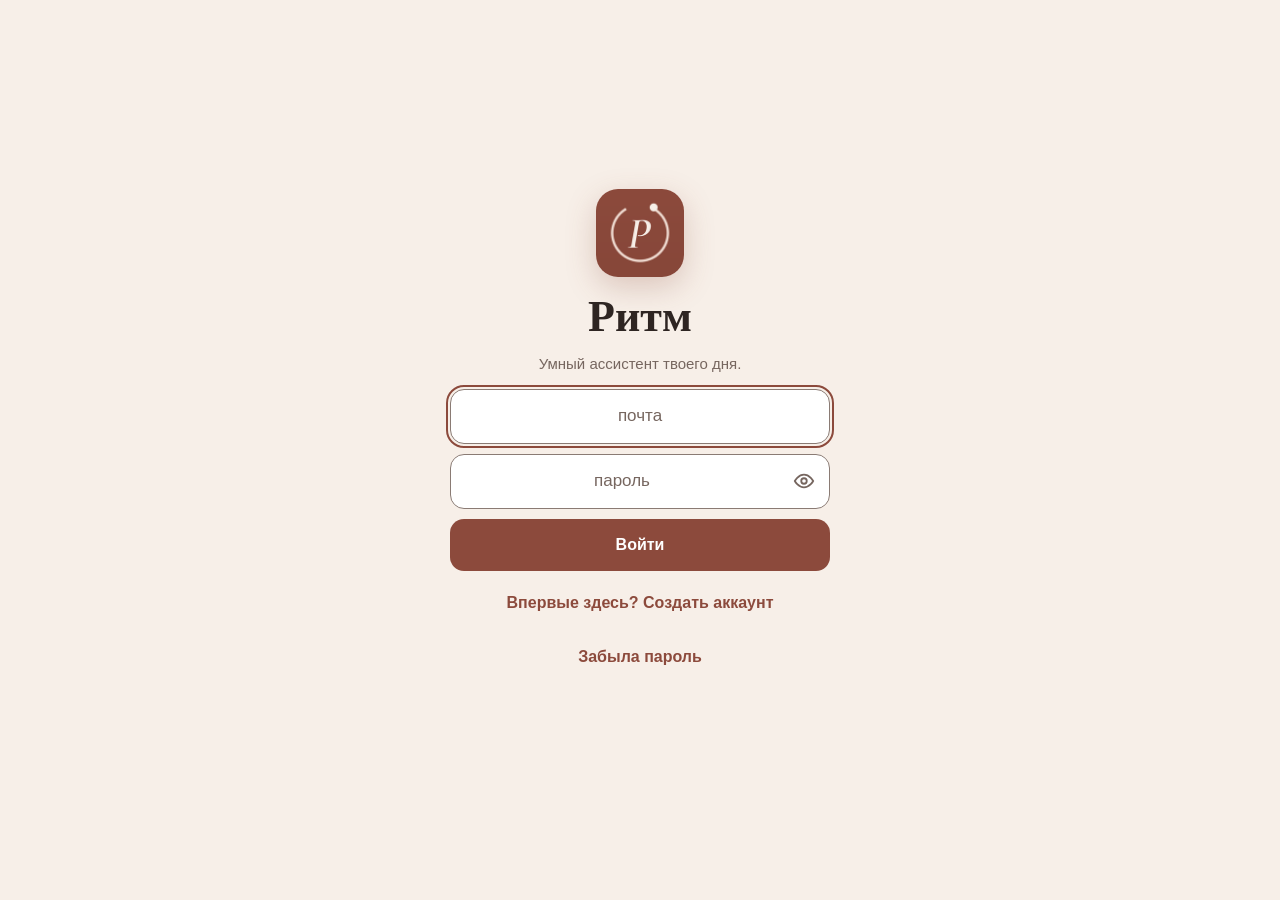
<file: docs/v1/index.html>
<!doctype html>
<html lang="ru">
<head>
<meta charset="utf-8">
<meta name="viewport" content="width=device-width, initial-scale=1, viewport-fit=cover">
<title>Ритм · старая версия</title>
<meta http-equiv="Content-Security-Policy" content="default-src 'self'; script-src 'self' 'unsafe-inline'; style-src 'self' 'unsafe-inline' https://fonts.googleapis.com; font-src https://fonts.gstatic.com; img-src 'self' data:; connect-src 'self' https://*.supabase.co wss://*.supabase.co; media-src 'self' blob:; base-uri 'none'; form-action 'self'">
<meta name="referrer" content="no-referrer">
<meta name="description" content="Ритм — умный ассистент твоего дня: дела, календарь, привычки и голос.">
<meta name="apple-mobile-web-app-capable" content="yes">
<meta name="mobile-web-app-capable" content="yes">
<meta name="apple-mobile-web-app-title" content="Ритм">
<meta name="apple-mobile-web-app-status-bar-style" content="default">
<meta name="theme-color" content="#F7EFE8">
<link rel="manifest" href="manifest.webmanifest">
<link rel="icon" type="image/png" sizes="192x192" href="icons/icon-192.png">
<link rel="apple-touch-icon" href="icons/icon-180.png">
<link rel="apple-touch-startup-image" media="screen and (device-width: 440px) and (device-height: 956px) and (-webkit-device-pixel-ratio: 3) and (orientation: portrait)" href="splash/splash-1320x2868.png">
<link rel="apple-touch-startup-image" media="screen and (device-width: 402px) and (device-height: 874px) and (-webkit-device-pixel-ratio: 3) and (orientation: portrait)" href="splash/splash-1206x2622.png">
<link rel="apple-touch-startup-image" media="screen and (device-width: 430px) and (device-height: 932px) and (-webkit-device-pixel-ratio: 3) and (orientation: portrait)" href="splash/splash-1290x2796.png">
<link rel="apple-touch-startup-image" media="screen and (device-width: 393px) and (device-height: 852px) and (-webkit-device-pixel-ratio: 3) and (orientation: portrait)" href="splash/splash-1179x2556.png">
<link rel="apple-touch-startup-image" media="screen and (device-width: 428px) and (device-height: 926px) and (-webkit-device-pixel-ratio: 3) and (orientation: portrait)" href="splash/splash-1284x2778.png">
<link rel="apple-touch-startup-image" media="screen and (device-width: 390px) and (device-height: 844px) and (-webkit-device-pixel-ratio: 3) and (orientation: portrait)" href="splash/splash-1170x2532.png">
<link rel="apple-touch-startup-image" media="screen and (device-width: 375px) and (device-height: 812px) and (-webkit-device-pixel-ratio: 3) and (orientation: portrait)" href="splash/splash-1125x2436.png">
<link rel="apple-touch-startup-image" media="screen and (device-width: 414px) and (device-height: 896px) and (-webkit-device-pixel-ratio: 3) and (orientation: portrait)" href="splash/splash-1242x2688.png">
<link rel="apple-touch-startup-image" media="screen and (device-width: 414px) and (device-height: 896px) and (-webkit-device-pixel-ratio: 2) and (orientation: portrait)" href="splash/splash-828x1792.png">
<link rel="apple-touch-startup-image" media="screen and (device-width: 360px) and (device-height: 780px) and (-webkit-device-pixel-ratio: 3) and (orientation: portrait)" href="splash/splash-1080x2340.png">
<link rel="apple-touch-startup-image" media="screen and (device-width: 375px) and (device-height: 667px) and (-webkit-device-pixel-ratio: 2) and (orientation: portrait)" href="splash/splash-750x1334.png">
<link rel="apple-touch-startup-image" media="screen and (device-width: 320px) and (device-height: 568px) and (-webkit-device-pixel-ratio: 2) and (orientation: portrait)" href="splash/splash-640x1136.png">
<link rel="preconnect" href="https://fonts.googleapis.com">
<link rel="preconnect" href="https://fonts.gstatic.com" crossorigin>
<link rel="stylesheet" href="https://fonts.googleapis.com/css2?family=Cormorant+Garamond:ital,wght@0,500;0,600;0,700;1,500&family=Manrope:wght@400;500;600;700;800&display=swap">
<script>window.RITM_BUILD='20261015200444';</script>
<script src="supabase.js?v=20261015200444"></script>
<script src="config.js?v=20261015200444"></script>
<script src="backend.js?v=20261015200444"></script>
<style>
/* Layout: one narrow column like a paper planner; bottom tab bar; sheets slide up for editing. */
:root{
  --bg:#F7EFE8; --surface:#FFFFFF; --ink:#2E2522; --muted:#76665F; --accent:#8C4A3C; --accent-ink:#FFFFFF;
  --soft:#EED9CF; --line:#EADBD1; --good:#2F7A55; --warn:#A5541E;
  --display:'Cormorant Garamond', 'Times New Roman', serif; --body:'Manrope', -apple-system, 'Segoe UI', sans-serif;
  --radius:22px; color-scheme:light;
}
:root[data-skin="oldmoney"]{
  --bg:#F3EEE4; --surface:#FBF8F2; --ink:#14213D; --muted:#555B6C; --accent:#14213D; --accent-ink:#F3EEE4;
  --soft:#E6DCC6; --line:#DCD2C0; --good:#2D6A4F; --warn:#9A5B13; --radius:8px;
}
html,body{height:100%}
body{background:var(--bg);color:var(--ink);font-family:var(--body);font-size:15px;line-height:1.45;-webkit-font-smoothing:antialiased}
.app{max-width:560px;margin:0 auto;padding-left:max(16px, env(safe-area-inset-left, 0px));padding-right:max(16px, env(safe-area-inset-right, 0px));padding-block:20px 150px}
h1,h2,h3{margin:0;font-family:var(--display);font-weight:600;text-wrap:balance;letter-spacing:0}
h1{font-size:40px;line-height:1}
h2{font-size:26px;line-height:1.1}
.eyebrow{font-size:11px;font-weight:700;letter-spacing:.12em;text-transform:uppercase;color:var(--muted)}
.muted{color:var(--muted)}
.stack{display:flex;flex-direction:column;gap:12px}
.row{display:flex;align-items:center;gap:10px}
.between{justify-content:space-between}
.wrap{flex-wrap:wrap}
.card{background:var(--surface);border-radius:var(--radius);padding:16px 18px}
.block{display:flex;flex-direction:column;gap:8px}
.block-head{display:flex;align-items:baseline;justify-content:space-between;gap:8px}
button{font:inherit;color:inherit;cursor:pointer}
button:focus-visible,input:focus-visible,textarea:focus-visible,select:focus-visible,a:focus-visible{outline:2px solid var(--accent);outline-offset:2px}
.btn{min-height:44px;padding:0 18px;border-radius:999px;border:1px solid var(--line);background:var(--surface);font-weight:600;font-size:14px}
.btn.primary{background:var(--accent);color:var(--accent-ink);border-color:var(--accent)}
.btn.block-btn{width:100%;min-height:52px;font-size:16px}
.btn.ghost{background:transparent;border-color:transparent;color:var(--muted)}
.btn:disabled{opacity:.5;cursor:default}
:root[data-skin="oldmoney"] .btn{border-radius:6px}
.chip{min-height:38px;padding:0 14px;border-radius:999px;border:1px solid var(--line);background:var(--surface);font-size:14px;font-weight:600;display:inline-flex;align-items:center;gap:6px}
.chip[aria-pressed="true"]{background:var(--ink);color:var(--bg);border-color:var(--ink)}
:root[data-skin="oldmoney"] .chip{border-radius:6px}
input[type=text],input[type=time],input[type=date],input[type=number],textarea,select{width:100%;box-sizing:border-box;font:inherit;color:var(--ink);background:var(--surface);border:1px solid var(--line);border-radius:14px;padding:12px 14px;min-height:46px}
textarea{min-height:110px;resize:vertical}
label.f{display:flex;flex-direction:column;gap:6px;font-size:13px;font-weight:600;color:var(--muted)}
.grid2{display:grid;grid-template-columns:repeat(2,minmax(0,1fr));gap:10px}

/* tasks */
.task{display:flex;align-items:flex-start;gap:12px;padding:12px 0;border-bottom:1px solid var(--line)}
.task:last-child{border-bottom:0}
.check{width:28px;height:28px;flex:none;border-radius:50%;border:1.5px solid var(--muted);background:transparent;display:flex;align-items:center;justify-content:center;padding:0;margin-top:1px}
:root[data-skin="oldmoney"] .check{border-radius:4px}
.check[aria-pressed="true"]{background:var(--accent);border-color:var(--accent);color:var(--accent-ink)}
.task-main{flex:1;min-width:0;background:none;border:0;padding:0;text-align:left}
.task-title{font-weight:600;font-size:15px;overflow-wrap:anywhere}
.task.done .task-title{text-decoration:line-through;color:var(--muted)}
.meta{font-size:12.5px;color:var(--muted);display:flex;gap:6px;flex-wrap:wrap;margin-top:2px}
.tag{display:inline-flex;align-items:center;gap:5px}
.dot{width:7px;height:7px;border-radius:50%;background:var(--accent);display:inline-block}
.dot.work{background:var(--accent)} .dot.personal{background:#B98A6A} .dot.custom{background:var(--muted)}
.pill{font-size:11px;font-weight:700;padding:3px 8px;border-radius:999px;background:var(--soft);color:var(--ink);white-space:nowrap}
.pill.warn{background:#F6E1CF;color:var(--warn)}
.icon-btn{width:44px;height:44px;border-radius:50%;border:0;background:transparent;display:flex;align-items:center;justify-content:center;color:var(--muted);flex:none}

/* hero */
.hello{display:flex;flex-direction:column;gap:6px;padding-top:6px}
.affirm{background:var(--soft);border-radius:var(--radius);padding:16px 18px;display:flex;flex-direction:column;gap:6px}
.affirm p{margin:0;font-family:var(--display);font-style:italic;font-size:23px;line-height:1.2}
:root[data-skin="oldmoney"] .affirm{background:var(--ink);color:var(--bg)}
:root[data-skin="oldmoney"] .affirm .eyebrow{color:#C9B37E}
.banner{border:1px solid var(--warn);border-radius:var(--radius);padding:14px 16px;display:flex;flex-direction:column;gap:10px;background:var(--surface)}
.workbar{display:flex;align-items:center;justify-content:space-between;gap:10px}
.toggle{display:inline-flex;align-items:center;gap:8px;min-height:40px;padding:0 14px;border-radius:999px;border:1px solid var(--line);background:var(--surface);font-weight:700;font-size:13px}
.toggle[aria-pressed="true"]{background:var(--accent);color:var(--accent-ink);border-color:var(--accent)}
.event{display:flex;gap:12px;align-items:baseline;padding:8px 0;border-bottom:1px solid var(--line)}
.event:last-child{border-bottom:0}
.event time{font-family:var(--display);font-size:20px;font-weight:600;width:56px;flex:none;font-variant-numeric:tabular-nums}
.habit{display:flex;align-items:center;justify-content:space-between;gap:10px;padding:8px 0}
.empty{color:var(--muted);font-size:14px;padding:6px 0}

/* segmented */
.seg{display:flex;gap:6px;overflow-x:auto;padding-bottom:2px;scrollbar-width:none}
.seg::-webkit-scrollbar{display:none}
.seg button{flex:none;min-height:40px;padding:0 16px;border-radius:999px;border:1px solid var(--line);background:var(--surface);font-weight:700;font-size:14px}
.seg button[aria-pressed="true"]{background:var(--ink);color:var(--bg);border-color:var(--ink)}
:root[data-skin="oldmoney"] .seg button{border-radius:6px}

/* bottom */
.dock{position:fixed;left:0;right:0;bottom:0;z-index:20;background:linear-gradient(to top, var(--bg) 70%, transparent);padding:10px max(16px, env(safe-area-inset-right, 0px)) calc(8px + env(safe-area-inset-bottom, 0px)) max(16px, env(safe-area-inset-left, 0px))}
.dock-inner{max-width:560px;margin:0 auto;display:flex;flex-direction:column;gap:8px}
.capture{display:flex;gap:8px;align-items:center}
.capture input{border-radius:999px;min-height:50px}
.capture .go{width:50px;height:50px;border-radius:50%;border:0;background:var(--accent);color:var(--accent-ink);flex:none;display:flex;align-items:center;justify-content:center}
.tabs{display:grid;grid-template-columns:repeat(5,minmax(0,1fr));background:var(--surface);border-radius:18px;padding:4px;border:1px solid var(--line)}
.tabs button{min-height:46px;border:0;background:transparent;border-radius:14px;font-size:12px;font-weight:700;color:var(--muted);display:flex;flex-direction:column;align-items:center;justify-content:center;gap:2px}
.tabs button[aria-current="page"]{color:var(--ink);background:var(--soft)}

/* sheet */
.scrim{position:fixed;inset:0;background:rgba(20,16,14,.35);z-index:40}
.sheet{position:fixed;left:0;right:0;bottom:0;z-index:41;background:var(--bg);border-radius:24px 24px 0 0;max-height:88%;overflow-y:auto;padding:18px max(16px, env(safe-area-inset-right, 0px)) calc(20px + env(safe-area-inset-bottom, 0px)) max(16px, env(safe-area-inset-left, 0px))}
.sheet-inner{max-width:560px;margin:0 auto;display:flex;flex-direction:column;gap:14px}
.toast{position:fixed;left:50%;transform:translateX(-50%);bottom:calc(150px + env(safe-area-inset-bottom, 0px));z-index:50;background:var(--ink);color:var(--bg);padding:12px 16px;border-radius:14px;font-size:14px;font-weight:600;display:flex;gap:12px;align-items:center;max-width:calc(100% - 32px);box-shadow:0 8px 24px rgba(0,0,0,.18)}
.toast button{background:none;border:0;color:inherit;text-decoration:underline;font-weight:700;padding:6px}

/* onboarding */
.ob{min-height:calc(100% - 40px);display:flex;flex-direction:column;gap:18px;padding-top:12px}
.progress{display:flex;gap:5px}
.progress span{flex:1;height:4px;border-radius:2px;background:var(--line)}
.progress span.on{background:var(--accent)}
.skin-card{border:2px solid var(--line);border-radius:20px;padding:14px;text-align:left;display:flex;flex-direction:column;gap:8px;background:var(--surface)}
.skin-card[aria-pressed="true"]{border-color:var(--ink)}
.swatches{display:flex;gap:6px}
.swatches i{width:22px;height:22px;border-radius:50%;display:block;border:1px solid rgba(0,0,0,.08)}

/* dynamics */
.bars{display:grid;grid-template-columns:repeat(7,minmax(0,1fr));gap:8px;align-items:end;height:140px}
.bar{display:flex;flex-direction:column;align-items:center;justify-content:flex-end;gap:6px;height:100%}
.bar i{display:block;width:100%;max-width:28px;border-radius:6px 6px 2px 2px;background:var(--accent);min-height:3px}
.bar small{font-size:11px;color:var(--muted);font-weight:700}
.bar b{font-size:12px;font-variant-numeric:tabular-nums}
.stat{display:flex;flex-direction:column;gap:2px}
.stat b{font-family:var(--display);font-size:34px;line-height:1;font-variant-numeric:tabular-nums}
.thinking{display:flex;align-items:center;gap:10px;color:var(--muted);font-weight:600}
.spin{width:16px;height:16px;border-radius:50%;border:2px solid var(--line);border-top-color:var(--accent);animation:sp 0.8s linear infinite}
@keyframes sp{to{transform:rotate(360deg)}}
@media (prefers-reduced-motion: reduce){.spin{animation:none}}
.srt{position:absolute;width:1px;height:1px;overflow:hidden;clip:rect(0 0 0 0)}
</style>
<style>
.voice{display:flex;flex-direction:column;gap:10px;background:var(--surface);border-radius:var(--radius);padding:16px}
.voice textarea{min-height:220px;font-size:16px;border:0;background:var(--bg)}
.mic-hint{display:flex;gap:10px;align-items:flex-start;font-size:13.5px;color:var(--muted)}
.mic-hint svg{flex:none;margin-top:1px;color:var(--accent)}
.prompts{display:flex;flex-direction:column;gap:6px;margin:0;padding:0;list-style:none}
.prompts li{font-size:14px;padding-left:14px;position:relative}
.prompts li::before{content:"";position:absolute;left:0;top:.6em;width:6px;height:6px;border-radius:50%;background:var(--accent)}
.sph-row{display:flex;gap:8px;align-items:center}
.sph-row input{flex:1;min-width:0}
.live{position:absolute;width:1px;height:1px;overflow:hidden;clip:rect(0 0 0 0)}
.goal{font-family:var(--display);font-size:19px;line-height:1.25}


/* day strip */
.days{display:flex;gap:8px;overflow-x:auto;padding:2px 2px 4px;margin:0 -2px;scrollbar-width:none;scroll-snap-type:x proximity}
.days::-webkit-scrollbar{display:none}
.day{flex:none;width:54px;min-height:72px;border-radius:16px;border:1px solid var(--line);background:var(--surface);display:flex;flex-direction:column;align-items:center;justify-content:center;gap:2px;scroll-snap-align:start;padding:6px 0}
.day[aria-pressed="true"]{background:var(--accent);color:var(--accent-ink);border-color:var(--accent)}
.d-wd{font-size:11px;font-weight:700;text-transform:uppercase;letter-spacing:.06em;opacity:.85}
.d-n{font-family:var(--display);font-size:24px;font-weight:600;line-height:1;font-variant-numeric:tabular-nums}
.d-c{font-size:12px;font-weight:700;font-variant-numeric:tabular-nums;opacity:.9}
.affirm-line{display:flex;align-items:flex-start;gap:8px;justify-content:space-between}
.affirm-line p{margin:0;font-family:var(--display);font-style:italic;font-size:20px;line-height:1.25;color:var(--accent)}
:root[data-skin="oldmoney"] .affirm-line p{color:#8A6A2F}
.affirm-line .btn{min-height:44px;padding:0 10px;flex:none}
.sub-h{font-size:12px;font-weight:700;letter-spacing:.1em;text-transform:uppercase;color:var(--muted);margin:14px 0 2px}
/* accessibility fixes */
:root{--ctl:#8A7B74}
:root[data-skin="oldmoney"]{--ctl:#7D8294}
input[type=text],input[type=time],input[type=date],input[type=number],textarea,select{font-size:16px;border-color:var(--ctl)}
::placeholder{color:var(--muted);opacity:1}
.pill.warn{color:#8A4F0F}
.chip,.seg button,.toggle{min-height:44px}
.check{position:relative}
.check::after{content:"";position:absolute;inset:-8px}
.toast button{min-height:44px;min-width:44px}
.toast :focus-visible{outline-color:var(--bg)}
:root[data-skin="oldmoney"] .affirm :focus-visible{outline-color:#C9B37E}
.day:focus-visible{outline-offset:3px}
/* old money: consistent squared corners */
:root[data-skin="oldmoney"] input,:root[data-skin="oldmoney"] textarea,:root[data-skin="oldmoney"] select,:root[data-skin="oldmoney"] .tabs,:root[data-skin="oldmoney"] .tabs button,:root[data-skin="oldmoney"] .toast,:root[data-skin="oldmoney"] .skin-card,:root[data-skin="oldmoney"] .toggle,:root[data-skin="oldmoney"] .day,:root[data-skin="oldmoney"] .capture input,:root[data-skin="oldmoney"] .capture .go,:root[data-skin="oldmoney"] .pill{border-radius:6px}
:root[data-skin="oldmoney"] .sheet{border-radius:10px 10px 0 0}
:root[data-skin="oldmoney"] .card{box-shadow:inset 0 0 0 1px var(--line)}


/* diary */
.diary{list-style:none;margin:6px 0 0;padding:0;border-top:1px solid var(--line)}
.d-row{display:grid;grid-template-columns:48px minmax(0,1fr);gap:10px;min-height:40px;border-bottom:1px dashed var(--line);position:relative}
.d-row.busy .d-h{color:var(--ink);font-weight:700}
.d-h{font-size:12px;color:var(--muted);font-variant-numeric:tabular-nums;padding-top:6px}
.d-cell{display:flex;flex-direction:column;gap:4px;padding:5px 0;min-width:0}
.d-item{border-radius:10px;padding:6px 10px;display:flex;flex-wrap:wrap;gap:2px 8px;align-items:baseline}
.d-item.event{background:var(--soft)}
.d-item.task{background:var(--surface);box-shadow:inset 0 0 0 1.5px var(--accent)}
.d-t{font-size:12px;font-weight:700;font-variant-numeric:tabular-nums;color:var(--accent)}
.d-title{font-weight:600;font-size:14px;overflow-wrap:anywhere}
.d-sub{font-size:12px;color:var(--muted);width:100%}
.d-mark{font-size:11.5px;color:var(--muted);font-style:italic}
.d-row.now{background:linear-gradient(to right, var(--soft), transparent 70%)}
.d-now{position:absolute;right:0;top:6px;font-size:11px;font-weight:800;text-transform:uppercase;letter-spacing:.08em;color:var(--accent)}
.d-allday{display:flex;gap:6px;flex-wrap:wrap}
:root[data-skin="oldmoney"] .d-item{border-radius:4px}
/* assistant */
.chat{display:flex;flex-direction:column;gap:8px;max-height:52vh;overflow-y:auto;padding:2px}
.msg{padding:10px 14px;border-radius:16px;white-space:pre-wrap;overflow-wrap:anywhere;font-size:15px;line-height:1.45;max-width:92%}
.msg.me{align-self:flex-end;background:var(--accent);color:var(--accent-ink);border-bottom-right-radius:4px}
.msg.ai{align-self:flex-start;background:var(--bg);border-bottom-left-radius:4px}
.meter{height:8px;border-radius:4px;background:var(--line);overflow:hidden}
.meter i{display:block;height:100%;background:var(--accent);border-radius:4px}
.life-row{display:flex;align-items:center;gap:12px;width:100%;min-height:56px;padding:8px 0;border:0;border-bottom:1px solid var(--line);background:none;text-align:left}
.life-row:last-child{border-bottom:0}
.life-dot{width:12px;height:12px;border-radius:50%;border:2px solid var(--ctl);flex:none}
.life-dot.on{background:var(--accent);border-color:var(--accent)}
.tabs button span{font-size:11px}
/* iOS: поля времени не вылезают за край */
.f{min-width:0}
input[type=time],input[type=date]{-webkit-appearance:none;appearance:none;min-width:0;max-width:100%;display:block}
input::-webkit-date-and-time-value{text-align:left}
.mic-big{align-self:flex-start;display:inline-flex;gap:8px;align-items:center;min-height:48px;padding:0 20px;font-weight:700;background:var(--accent);color:var(--accent-ink);border-color:var(--accent)}
.mic-round{width:50px;height:50px;border-radius:50%;border:1px solid var(--ctl);background:var(--surface);color:var(--accent);flex:none;display:flex;align-items:center;justify-content:center}
.mic-big.rec,.mic-round.rec{background:#B3261E;border-color:#B3261E;color:#fff;animation:micp 1.4s ease-in-out infinite}
.mic-dot{width:12px;height:12px;border-radius:3px;background:#fff;display:inline-block}
@keyframes micp{0%,100%{box-shadow:0 0 0 0 rgba(179,38,30,.45)}50%{box-shadow:0 0 0 10px rgba(179,38,30,0)}}
@media (prefers-reduced-motion:reduce){.mic-big.rec,.mic-round.rec{animation:none}}
:root[data-skin="oldmoney"] .mic-round{border-radius:6px}

/* время у дела */
.task .t-time{flex:none;min-width:46px;font-variant-numeric:tabular-nums;font-weight:700;font-size:14px;color:var(--accent);padding-top:2px}
.view-seg{align-self:flex-start}
/* ежедневник: страница с линовкой */
.paper{position:relative;background:var(--surface);overflow:hidden}
.paper .diary{background-image:linear-gradient(to right, transparent 55px, color-mix(in srgb, var(--accent) 35%, transparent) 55px, color-mix(in srgb, var(--accent) 35%, transparent) 56px, transparent 56px)}
.paper .diary{border-top:0}
.paper .d-row{border-bottom:1px solid color-mix(in srgb, var(--line) 85%, transparent);grid-template-columns:46px minmax(0,1fr);gap:18px}
.paper .d-h{text-align:right;font-family:var(--display);font-size:15px;font-style:italic;padding-top:8px}
.paper .d-item.task{box-shadow:none;background:transparent;border-left:3px solid var(--accent);border-radius:0 8px 8px 0;padding:4px 10px}
.paper .d-item.event{border-radius:8px}
.page-head{display:flex;align-items:flex-end;gap:12px;padding:2px 0 10px 0;border-bottom:2px solid var(--ink)}
.pg-n{font-family:var(--display);font-size:56px;line-height:.85;font-weight:600;font-variant-numeric:lining-nums}
.pg-meta{display:flex;flex-direction:column;gap:2px;padding-bottom:4px}
.pg-wd{font-family:var(--display);font-style:italic;font-size:22px;line-height:1}
.pg-mo{font-size:13px;color:var(--muted)}
.pg-free{margin-left:auto;font-size:12.5px;color:var(--muted);text-align:right;padding-bottom:6px}
/* неделя как ежедневник */
.week-nav{display:flex;align-items:center;justify-content:space-between;gap:8px}
.week-nav .btn{min-width:48px;font-size:26px;line-height:1}
.week-title{font-size:26px;text-align:center}
.week-hint{margin:0;font-size:13px}
.wpage{background:var(--surface);border-radius:var(--radius);padding:12px 14px 4px;transition:box-shadow .15s}
.wpage.today{box-shadow:inset 0 0 0 2px var(--accent)}
.wpage.past{opacity:.72}
.wpage.drop{box-shadow:inset 0 0 0 3px var(--accent);background-color:var(--soft)}
.wpage-head{display:flex;align-items:baseline;gap:10px;width:100%;background:none;border:0;border-bottom:1.5px solid var(--ink);padding:0 0 8px;margin-bottom:2px;text-align:left;color:inherit;min-height:44px}
.wpage-head.static{cursor:default}
.wp-n{font-family:var(--display);font-size:34px;font-weight:600;line-height:1;min-width:40px}
.wp-wd{font-family:var(--display);font-style:italic;font-size:20px}
.wp-c{margin-left:auto;font-size:12.5px;color:var(--muted)}
.wlist{list-style:none;margin:0;padding:0}
.w-item{display:flex;align-items:center;gap:10px;min-height:44px;border-bottom:1px solid var(--line);touch-action:pan-y;-webkit-user-select:none;user-select:none}
.w-item .w-time{flex:none;min-width:44px;font-variant-numeric:tabular-nums;font-weight:700;font-size:13.5px;color:var(--accent)}
.w-item .w-title{flex:1;min-width:0;text-align:left;background:none;border:0;padding:6px 0;font:inherit;font-weight:600;color:inherit;overflow-wrap:anywhere}
.w-item.ev .w-title{font-weight:500;color:var(--muted)}
.w-item.ev .w-time{color:var(--muted)}
.w-item.done .w-title{text-decoration:line-through;color:var(--muted);font-weight:500}
.w-item.over em{font-style:normal;font-size:12px;color:var(--warn);font-weight:700}
.w-empty{min-height:44px;display:flex;align-items:center;font-family:var(--display);font-style:italic;color:var(--muted);padding-left:54px}
.check.sm{width:24px;height:24px;flex:none}
.w-item.lifted{opacity:.3}
.w-item.ghost{position:fixed;z-index:80;background:var(--surface);box-shadow:0 12px 30px rgba(0,0,0,.2);padding:0 12px;pointer-events:none;transform:rotate(-1.5deg)}
body.dragging{overflow:hidden;touch-action:none}
:root[data-skin="oldmoney"] .wpage{border-radius:6px}
@media (prefers-reduced-motion:reduce){.wpage{transition:none}.w-item.ghost{transform:none}}

.wlist .w-item:last-child{border-bottom:0}
/* свайп */
.sw{position:relative;overflow:hidden;border-bottom:1px solid var(--line)}
.sw:last-child{border-bottom:0}
.sw .task{position:relative;z-index:1;background:var(--surface);border-bottom:0;transition:transform .2s ease;touch-action:pan-y}
.sw-act{position:absolute;inset:0 0 0 auto;display:flex;width:176px}
.sw-act button{flex:1;border:0;font:inherit;font-weight:700;font-size:13.5px;color:#fff;background:var(--muted)}
.sw-act .del{background:#B3261E}
@media (prefers-reduced-motion:reduce){.sw .task{transition:none}}
.md-li{display:block;padding-left:14px;position:relative}.md-li::before{content:"";position:absolute;left:2px;top:.62em;width:5px;height:5px;border-radius:50%;background:var(--accent)}
.tour-dots{display:flex;gap:6px}.tour-dots span{width:8px;height:8px;border-radius:50%;background:var(--line)}.tour-dots span.on{background:var(--accent);width:20px;border-radius:4px}
.task-note{font-size:13px;line-height:1.35;color:var(--muted);margin-top:2px;display:-webkit-box;-webkit-line-clamp:2;-webkit-box-orient:vertical;overflow:hidden;text-align:left}
.w-note{display:block;font-size:12px;color:var(--muted);font-weight:400;line-height:1.3;white-space:nowrap;overflow:hidden;text-overflow:ellipsis}
.w-title{min-width:0}
.dump-card{border:1px solid var(--line);border-radius:14px;padding:12px;margin:0 0 10px;background:var(--surface);display:grid;gap:8px}
.dump-n{flex:none;width:26px;height:26px;border-radius:50%;background:var(--ink);color:var(--bg);font-size:13px;font-weight:700;display:grid;place-items:center;margin-top:4px}
.dump-title{flex:1;min-width:0;border:0;background:transparent;font:inherit;font-size:17px;font-weight:650;resize:none;padding:4px 0;color:var(--ink);field-sizing:content;min-height:30px}
.dump-title:focus{outline:2px solid var(--ink);outline-offset:2px;border-radius:6px}
.dump-ask{margin:0;font-size:13px;padding:8px 10px;border-radius:10px;background:color-mix(in srgb,var(--ink) 7%,transparent)}
.chip.sm{min-height:34px;padding:0 11px;font-size:13px}
.dump-date,.dump-time{min-height:34px;border:1px solid var(--line);border-radius:999px;padding:0 10px;background:var(--surface);font:inherit;font-size:13px;color:var(--ink)}
.sw .task{-webkit-touch-callout:none;-webkit-user-select:none;user-select:none}
.task.has-c{box-shadow:inset 3px 0 0 var(--c);padding-left:10px}
.w-item.has-c{box-shadow:inset 3px 0 0 var(--c);padding-left:8px}
.paper .d-item.task.has-c,.d-item.task.has-c{border-left-color:var(--c);box-shadow:inset 3px 0 0 var(--c)}
.d-item[data-act]{cursor:pointer}
.counter{display:grid;grid-template-columns:auto 1fr auto;align-items:center;gap:12px;padding:6px 0 10px}
.counter-n{display:flex;align-items:baseline;gap:4px}
.counter-n b{font-size:28px;line-height:1;font-variant-numeric:tabular-nums}
.counter-n span{font-size:13px;color:var(--muted)}
.counter-bar{height:8px;border-radius:99px;background:var(--soft);overflow:hidden}
.counter-bar i{display:block;height:100%;background:var(--good);border-radius:99px;transition:width .35s ease}
.counter-t{font-size:12.5px;color:var(--muted)}
.empty-day{display:grid;gap:10px;padding:10px 0}
.pick-row{display:flex;align-items:center;gap:10px;min-height:44px;border-bottom:1px solid var(--line)}
.btn.danger{color:#fff;background:var(--warn);border-color:var(--warn)}
.color-btn{flex:none;width:34px;height:34px;border-radius:50%;border:2px solid var(--surface);box-shadow:0 0 0 1px var(--line)}
.color-btn.none{background:repeating-linear-gradient(45deg,var(--surface) 0 5px,var(--soft) 5px 10px)}
.palette{display:grid;grid-template-columns:repeat(4,1fr);gap:14px;justify-items:center}
.swatch{width:56px;height:56px;border-radius:50%;border:3px solid var(--surface);box-shadow:0 0 0 1px var(--line)}
.swatch[aria-pressed="true"]{box-shadow:0 0 0 3px var(--ink)}
.act-card{border:1.5px solid var(--ink);border-radius:14px;padding:12px;display:grid;gap:8px;margin:4px 0 8px;background:var(--surface)}
.act-list{margin:0;padding-left:4px;list-style:none;display:grid;gap:4px;font-size:14.5px}
.day-chip{min-width:44px;justify-content:center}
.dump-reply{border-top:1px dashed var(--line);padding-top:10px;display:grid;gap:8px}
.undated{gap:8px}
.und-row{display:grid;gap:6px;padding:8px 0;border-bottom:1px solid var(--line)}
.und-row:last-of-type{border-bottom:0}
.und-title{display:flex;align-items:center;gap:8px;text-align:left;font-weight:600;font-size:15.5px;background:none;border:0;padding:0;color:var(--ink)}
.dump-card input.dump-date,.dump-card input.dump-time{width:auto;flex:0 0 auto;min-height:34px;height:34px;padding:0 10px;border-radius:999px;font-size:13px}
.dump-card input.dump-time{width:96px}
#drop-del{position:fixed;left:12px;right:12px;bottom:calc(14px + env(safe-area-inset-bottom));z-index:60;height:84px;border-radius:18px;border:2px dashed var(--warn);background:color-mix(in srgb,var(--warn) 12%,var(--surface));color:var(--warn);font-weight:700;display:grid;place-items:center;font-size:15px}
#drop-del.drop{background:var(--warn);color:#fff;border-style:solid}
.week-title{background:none;border:0;font:inherit;font-family:var(--display);font-size:24px;color:var(--ink);display:inline-flex;align-items:center;gap:6px;min-height:44px;padding:0 6px}
.week-title .caret{font-size:14px;color:var(--muted)}
.mcal{background:var(--surface);border-radius:var(--radius);padding:10px 10px 12px;box-shadow:0 6px 20px rgba(0,0,0,.06)}
.mcal-head{display:flex;align-items:center;justify-content:space-between;margin-bottom:6px}
.mcal-head .btn{min-width:44px;font-size:22px}
.mcal-grid{display:grid;grid-template-columns:repeat(7,1fr);gap:4px}
.mcal-wd{text-align:center;font-size:11px;color:var(--muted);font-weight:700;padding:2px 0}
.mcal-d{min-height:44px;border:0;background:none;border-radius:10px;font:inherit;font-weight:600;font-size:15px;display:flex;flex-direction:column;align-items:center;justify-content:center;color:var(--ink);gap:1px}
.mcal-d i{font-style:normal;font-size:9px;line-height:1;color:var(--accent);letter-spacing:1px}
.mcal-d.past{color:var(--muted)}
.mcal-d.inweek{background:var(--soft)}
.mcal-d.today{background:var(--ink);color:var(--bg)}
.mcal-d.today i{color:var(--bg)}
.spread{display:grid;grid-template-columns:1fr 1fr;gap:0;background:var(--surface);border-radius:14px;box-shadow:0 10px 30px rgba(0,0,0,.08),0 1px 0 var(--line);position:relative;overflow:hidden}
.spread::after{content:"";position:absolute;top:0;bottom:0;left:50%;width:18px;transform:translateX(-50%);background:linear-gradient(90deg,transparent,rgba(0,0,0,.07) 45%,rgba(0,0,0,.1) 50%,rgba(0,0,0,.07) 55%,transparent);pointer-events:none}
.spread-page{display:flex;flex-direction:column;min-width:0}
.spread-page.left{padding-right:9px}
.spread-page.right{padding-left:9px}
.dbox{flex:1 0 auto;min-height:138px;padding:8px 8px 6px;border-bottom:1px solid var(--line);background-image:repeating-linear-gradient(transparent 0 31px,var(--line) 31px 32px);background-position:0 34px;background-size:100% calc(100% - 34px);background-repeat:no-repeat;transition:background-color .15s}
.dbox:last-child{border-bottom:0}
.dbox.today{background-color:color-mix(in srgb,var(--accent) 7%,var(--surface))}
.dbox.past{opacity:.7}
.dbox.drop{background-color:var(--soft);box-shadow:inset 0 0 0 2px var(--accent)}
.dbox-head{display:flex;align-items:baseline;gap:6px;width:100%;background:none;border:0;padding:0 0 4px;margin:0;text-align:left;color:inherit;min-height:30px;border-bottom:1.5px solid var(--ink)}
.dbox.wknd .dbox-head{border-bottom-color:var(--accent)}
.db-n{font-family:var(--display);font-size:24px;line-height:1;font-weight:600}
.db-wd{font-size:12px;font-weight:700;text-transform:uppercase;letter-spacing:.04em;color:var(--muted);flex:1;min-width:0;white-space:nowrap;overflow:hidden;text-overflow:ellipsis}
.dbox.today .db-wd{color:var(--accent)}
.db-c{font-size:12px;color:var(--muted);font-weight:700}
.dbox.nodate .db-wd{font-size:13px}
.dbox .wlist{margin-top:2px}
.dbox .w-item{min-height:32px;gap:6px;border-bottom:0;align-items:flex-start;padding:3px 0}
.dbox .w-item .check.sm{width:20px;height:20px;min-width:20px;margin-top:2px}
.dbox .w-item .w-title{padding:1px 0;font-size:13.5px;line-height:1.3;font-weight:600;display:-webkit-box;-webkit-line-clamp:3;-webkit-box-orient:vertical;overflow:hidden}
.dbox .w-item .w-time{min-width:0;font-size:12px;font-weight:800;color:var(--accent)}
.dbox .w-item.ev .w-title{font-weight:500;font-size:12.5px}
.dbox .w-item.done .w-title{font-weight:500}
.dbox .w-item.ev,.dbox .w-item.done{padding-left:26px;position:relative}
.dbox .w-item.ev .w-time,.dbox .w-item.done .w-time{position:absolute;left:0;top:4px}
.dbox .w-item.has-c{box-shadow:none;padding-left:0}
.dbox .w-item.has-c .check.sm{border-color:var(--c);box-shadow:inset 0 0 0 2px color-mix(in srgb,var(--c) 35%,transparent)}
.dbox .w-empty{height:24px}
.w-rep{color:var(--muted);font-weight:500}
.dbox .w-item.over em{display:block;font-size:11px}
:root[data-skin="oldmoney"] .spread{border-radius:6px}
#ctl-fab{position:fixed;z-index:30;top:calc(env(safe-area-inset-top,0px) + 10px);right:max(14px,env(safe-area-inset-right,0px));min-height:44px;padding:0 14px 0 12px;border-radius:999px;border:1px solid var(--ink);background:var(--ink);color:var(--bg);font:inherit;font-weight:700;font-size:14px;display:inline-flex;align-items:center;gap:7px;box-shadow:0 6px 18px rgba(0,0,0,.14)}
#ctl-fab svg{width:17px;height:17px}
body.has-ctl .app{padding-top:68px}
:root[data-skin="oldmoney"] #ctl-fab{border-radius:6px}
.view-seg button{flex:1}
.month{background:var(--surface);border-radius:14px;box-shadow:0 10px 30px rgba(0,0,0,.08);overflow:hidden}
.month-wd{display:grid;grid-template-columns:repeat(7,minmax(0,1fr));border-bottom:1.5px solid var(--ink);padding:8px 0 6px}
.month-wd span{text-align:center;font-size:11px;font-weight:800;color:var(--muted);text-transform:uppercase;letter-spacing:.04em}
.month-grid{display:grid;grid-template-columns:repeat(7,minmax(0,1fr))}
.mc{min-height:92px;border-right:1px solid var(--line);border-bottom:1px solid var(--line);padding:3px 2px 4px;display:flex;flex-direction:column;gap:2px;min-width:0;transition:background-color .15s}
.mc:nth-child(7n){border-right:0}
.mc.empty{background:color-mix(in srgb,var(--soft) 35%,transparent)}
.mc.wknd{background:color-mix(in srgb,var(--soft) 22%,transparent)}
.mc.past{opacity:.6}
.mc.today{background:color-mix(in srgb,var(--accent) 9%,var(--surface))}
.mc.drop{background:var(--soft);box-shadow:inset 0 0 0 2px var(--accent)}
.mc-n{background:none;border:0;padding:2px 3px;font:inherit;font-family:var(--display);font-size:17px;font-weight:600;color:var(--ink);text-align:left;display:flex;align-items:baseline;gap:3px;min-height:26px}
.mc.today .mc-n{color:var(--accent)}
.mc-n i{font-style:normal;font-family:var(--body);font-size:9.5px;color:var(--good);font-weight:800}
.mc-t{display:block;width:100%;text-align:left;background:var(--soft);border:0;border-radius:5px;padding:2px 3px;font:inherit;font-size:10.5px;line-height:1.2;font-weight:600;color:var(--ink);white-space:nowrap;overflow:hidden;text-overflow:ellipsis;-webkit-user-select:none;user-select:none;-webkit-touch-callout:none;touch-action:pan-y}
.mc-t b{font-weight:800;color:var(--accent)}
.mc-t.has-c{background:color-mix(in srgb,var(--c) 22%,var(--surface));box-shadow:inset 2px 0 0 var(--c)}
.mc-t.lifted{opacity:.3}
.mc-t.ghost{position:fixed;z-index:80;width:auto!important;max-width:60vw;font-size:13px;padding:6px 10px;box-shadow:0 12px 30px rgba(0,0,0,.2);pointer-events:none}
.mc-more{background:none;border:0;padding:0 3px;font:inherit;font-size:10px;color:var(--muted);font-weight:700;text-align:left}
.mc-ev{font-size:9.5px;color:var(--muted);padding:0 3px}
.month-nodate{background:var(--surface);border-radius:14px;margin-top:4px;min-height:80px}
.nudge{border:1.5px dashed var(--accent);background:color-mix(in srgb,var(--accent) 5%,var(--surface))}
#coach{position:fixed;inset:0;z-index:90}
.coach-hole{position:fixed;border-radius:16px;box-shadow:0 0 0 9999px rgba(20,16,14,.66),0 0 0 3px var(--accent);pointer-events:none;transition:all .25s ease}
.coach-card{position:fixed;left:14px;right:14px;max-width:520px;margin:0 auto;background:var(--bg);border-radius:18px;padding:14px 16px 16px;display:grid;gap:10px;box-shadow:0 18px 40px rgba(0,0,0,.25)}
@media (prefers-reduced-motion:reduce){.coach-hole{transition:none}}
.ctx-link{width:100%;text-align:left;border:1.5px solid var(--line);display:grid;gap:6px;color:inherit;font:inherit;cursor:pointer}
.date-form{display:grid;grid-template-columns:1fr auto;gap:8px;margin-top:8px}
.date-form #date-title{grid-column:1/-1}
.date-form input[type=date]{min-width:0}
.d-row{position:relative}
.d-row.drop{background:color-mix(in srgb,var(--accent) 12%,transparent)}
.d-row[data-preview]::after{content:attr(data-preview);position:absolute;right:6px;top:4px;background:var(--ink);color:var(--bg);font-size:12px;font-weight:800;padding:2px 8px;border-radius:99px;pointer-events:none}
.d-slot{opacity:0;border:0;background:none;color:var(--muted);font-size:20px;width:100%;min-height:36px;text-align:left;padding:0 8px}
.d-row:hover .d-slot,.d-slot:focus{opacity:.7}
@media (hover:none){.d-slot{opacity:.35}}
.d-item[data-drag]{-webkit-user-select:none;user-select:none;-webkit-touch-callout:none;touch-action:pan-y}
.d-item.ghost{position:fixed;z-index:80;box-shadow:0 12px 30px rgba(0,0,0,.2);pointer-events:none;background:var(--surface)}
.d-item.lifted{opacity:.3}
.btn.tstep{min-width:48px;padding:0 8px;flex:none;font-variant-numeric:tabular-nums}
.slot-pick{width:100%;background:none;border:0;border-bottom:1px solid var(--line);font:inherit;color:inherit;padding:8px 0}
.mic-big{width:48px;height:48px;min-height:48px;padding:0;border-radius:50%;justify-content:center;align-self:flex-end;flex:none;margin-top:-6px}
.mic-big svg{width:20px;height:20px}
.mic-big .mic-dot{margin:0}
.say-btn{display:inline-flex;margin-left:6px;border:0;background:none;font-size:15px;padding:2px 4px;vertical-align:middle;cursor:pointer;opacity:.75}
.say-btn:active{transform:scale(.92)}
.voice-hint{margin:0;font-size:13px;padding:8px 10px;border-radius:10px;background:color-mix(in srgb,var(--accent) 10%,transparent)}
[data-speak-state].on{background:var(--accent);color:var(--accent-ink);border-color:var(--accent)}
.say-day{min-height:36px;padding:0 10px;font-size:13px}
.over-t{color:var(--warn);font-weight:700}
.app{padding-bottom:calc(210px + env(safe-area-inset-bottom,0px))}
.capture .mic-round{width:56px;height:56px;background:var(--accent);color:var(--accent-ink);border-color:var(--accent);box-shadow:0 6px 16px color-mix(in srgb,var(--accent) 35%,transparent)}
.capture .mic-round svg{width:24px;height:24px}
.capture:has(#cap-in:placeholder-shown) .go{display:none}
.capture .go{background:var(--ink)}
.chip.sm{min-height:40px}
.seg button{min-height:40px}
.muted{color:color-mix(in srgb,var(--muted) 88%,var(--ink))}
.ob-days{gap:12px}
.ob-day .eyebrow{margin-bottom:4px}
.ob-task{display:flex;align-items:flex-start;gap:10px;padding:6px 0;font-weight:600;font-size:15.5px}
.ob-task b{color:var(--accent)}
.ob-task.off span{text-decoration:line-through;color:var(--muted)}
.ob-more,.e-more{border:1px solid var(--line);border-radius:14px;padding:12px 14px;background:var(--surface)}
.ob-more summary,.e-more summary{cursor:pointer;font-weight:700;list-style:none;display:flex;justify-content:space-between;align-items:center;min-height:32px}
.ob-more summary::after,.e-more summary::after{content:'▾';color:var(--muted)}
.ob-more[open] summary::after,.e-more[open] summary::after{content:'▴'}
.ob-more summary::-webkit-details-marker,.e-more summary::-webkit-details-marker{display:none}
.push-ask{display:grid;gap:14px;text-align:center;padding:8px 4px}
.push-ico{font-size:48px;line-height:1}
.install-steps{text-align:left;margin:0;padding-left:22px;display:grid;gap:8px;font-size:15.5px}
.later-btn{border:1px solid var(--line);background:var(--surface);color:var(--ink);border-radius:999px;min-height:36px;padding:0 12px;font:inherit;font-size:13px;font-weight:700;flex:none}
.sheet-foot{position:sticky;bottom:calc(-20px - env(safe-area-inset-bottom,0px));background:var(--bg);padding:10px 0 4px;margin-top:4px}
.ob-progress #ob-step{transition:opacity .2s}
.toast{left:16px;right:16px;transform:none;max-width:520px;margin:0 auto;justify-content:space-between;z-index:60;bottom:calc(132px + env(safe-area-inset-bottom,0px))}
.toast span{flex:1;min-width:0}
.toast button{flex:none;white-space:nowrap;background:none;border:0;color:inherit;font:inherit;font-weight:700;text-decoration:underline;min-height:36px;padding:0 4px}
.toast.top{bottom:auto;top:calc(env(safe-area-inset-top,0px) + 12px)}
.sw.open .later-btn{visibility:hidden}
.check.sm{position:relative}
.check.sm::after{content:'';position:absolute;inset:-12px}
.dbox-head{min-height:44px}
.coach-card .btn.ghost{min-height:44px}
</style>

<style>html,body{margin:0}body{padding-top:env(safe-area-inset-top,0px);-webkit-tap-highlight-color:transparent;overscroll-behavior-y:none}</style>
</head>
<body>

<div class="app" id="app">
  <div class="stack" style="padding-top:40px">
    <div class="eyebrow">Ритм</div>
    <h1>Собираю твой день…</h1>
    <p class="muted">Загружаю дела и настройки.</p>
  </div>
</div>
<div id="dock"></div>
<div id="layer"></div>
<div id="live" class="live" role="status" aria-live="polite"></div>

<script>
(function(){
'use strict';
/* ---------- helpers ---------- */
const $ = (s, r=document) => r.querySelector(s);
const esc = s => String(s ?? '').replace(/[&<>"']/g, c => ({'&':'&amp;','<':'&lt;','>':'&gt;','"':'&quot;',"'":'&#39;'}[c]));
const pad = n => String(n).padStart(2,'0');
const dstr = d => d.getFullYear()+'-'+pad(d.getMonth()+1)+'-'+pad(d.getDate());
const today = () => dstr(new Date());
const addDays = (s,n) => { const [y,m,d]=s.split('-').map(Number); const x=new Date(y,m-1,d); x.setDate(x.getDate()+n); return dstr(x); };
const uid = () => Math.random().toString(36).slice(2,10)+Date.now().toString(36).slice(-4);
const MONTHS = ['января','февраля','марта','апреля','мая','июня','июля','августа','сентября','октября','ноября','декабря'];
const WD = ['воскресенье','понедельник','вторник','среда','четверг','пятница','суббота'];
const WDS = ['вс','пн','вт','ср','чт','пт','сб'];
const human = s => { if(!s) return 'без срока'; const t=today(); if(s===t) return 'сегодня'; if(s===addDays(t,1)) return 'завтра'; if(s===addDays(t,-1)) return 'вчера'; const [y,m,d]=s.split('-').map(Number); return d+' '+MONTHS[m-1]; };
const toMin = hm => { if(!hm||!/^\d{1,2}:\d{2}$/.test(hm)) return null; const [h,m]=hm.split(':').map(Number); return h*60+(m||0); };
const isHM = v => /^\d{2}:\d{2}$/.test(String(v||''));
const ICON = {
  heart:'<svg width="20" height="20" viewBox="0 0 24 24" fill="none" stroke="currentColor" stroke-width="2" stroke-linecap="round" stroke-linejoin="round" aria-hidden="true"><path d="M12 20s-7-4.4-7-10a4 4 0 0 1 7-2.6A4 4 0 0 1 19 10c0 5.6-7 10-7 10z"/></svg>',
  check:'<svg width="14" height="14" viewBox="0 0 24 24" fill="none" stroke="currentColor" stroke-width="3" stroke-linecap="round" stroke-linejoin="round" aria-hidden="true"><path d="M20 6L9 17l-5-5"/></svg>',
  send:'<svg width="20" height="20" viewBox="0 0 24 24" fill="none" stroke="currentColor" stroke-width="2.2" stroke-linecap="round" stroke-linejoin="round" aria-hidden="true"><path d="M5 12h14M13 6l6 6-6 6"/></svg>',
  later:'<svg width="20" height="20" viewBox="0 0 24 24" fill="none" stroke="currentColor" stroke-width="2" stroke-linecap="round" stroke-linejoin="round" aria-hidden="true"><path d="M5 12h12M13 7l5 5-5 5"/><path d="M3 5v14"/></svg>',
  doc:'<svg width="18" height="18" viewBox="0 0 24 24" fill="none" stroke="currentColor" stroke-width="2" stroke-linecap="round" stroke-linejoin="round" aria-hidden="true"><path d="M14 3H6a2 2 0 0 0-2 2v14a2 2 0 0 0 2 2h12a2 2 0 0 0 2-2V9z"/><path d="M14 3v6h6M8 13h8M8 17h5"/></svg>',
  mic:'<svg width="18" height="18" viewBox="0 0 24 24" fill="none" stroke="currentColor" stroke-width="2" stroke-linecap="round" stroke-linejoin="round" aria-hidden="true"><rect x="9" y="2" width="6" height="12" rx="3"/><path d="M5 10a7 7 0 0 0 14 0M12 17v5"/></svg>',
  x:'<svg width="18" height="18" viewBox="0 0 24 24" fill="none" stroke="currentColor" stroke-width="2" stroke-linecap="round" aria-hidden="true"><path d="M6 6l12 12M18 6L6 18"/></svg>',
  today:'<svg width="20" height="20" viewBox="0 0 24 24" fill="none" stroke="currentColor" stroke-width="2" stroke-linecap="round" aria-hidden="true"><circle cx="12" cy="12" r="4"/><path d="M12 2v2M12 20v2M2 12h2M20 12h2M4.9 4.9l1.4 1.4M17.7 17.7l1.4 1.4M4.9 19.1l1.4-1.4M17.7 6.3l1.4-1.4"/></svg>',
  list:'<svg width="20" height="20" viewBox="0 0 24 24" fill="none" stroke="currentColor" stroke-width="2" stroke-linecap="round" aria-hidden="true"><path d="M9 6h11M9 12h11M9 18h11M4 6h.01M4 12h.01M4 18h.01"/></svg>',
  chart:'<svg width="20" height="20" viewBox="0 0 24 24" fill="none" stroke="currentColor" stroke-width="2" stroke-linecap="round" aria-hidden="true"><path d="M4 20V10M10 20V4M16 20v-7M22 20H2"/></svg>',
  spark:'<svg width="20" height="20" viewBox="0 0 24 24" fill="none" stroke="currentColor" stroke-width="2" stroke-linecap="round" stroke-linejoin="round" aria-hidden="true"><path d="M12 3l1.8 5.2L19 10l-5.2 1.8L12 17l-1.8-5.2L5 10l5.2-1.8z"/><path d="M19 17l.7 2 2 .7-2 .7-.7 2-.7-2-2-.7 2-.7z"/></svg>',
  me:'<svg width="20" height="20" viewBox="0 0 24 24" fill="none" stroke="currentColor" stroke-width="2" stroke-linecap="round" aria-hidden="true"><circle cx="12" cy="8" r="4"/><path d="M4 21c1.5-4 4.5-6 8-6s6.5 2 8 6"/></svg>'
};
const MIC_HINT = '<div class="mic-hint">'+ICON.mic+'<span>Нажми на микрофон и рассказывай как есть, без подготовки. Можно и печатать.</span></div>';

/* ---------- state ---------- */
const DEFAULT = () => ({
  v:2, onboarded:false, name:'', skin:'clean', updatedAt:0,
  groups:[{id:'work',name:'Работа'},{id:'personal',name:'Личное'}],
  spheres:[], goals:[],
  modules:{affirm:true,calendar:true,main:true,small:true,wait:true,habits:true,evening:true},
  rhythm:{wake:'07:30',brief:'08:45',workStart:'09:00',workEnd:'18:00',focusHours:5,remind:60,review:'20:00',sleep:'23:30',weekdaysOnly:true,note:''},
  calendars:['primary'], remindCal:'primary', recur:[], briefPush:true, workMode:'auto', workOverride:null, life:{}, chat:[], habits:[], habitLog:{}, days:{}, tasks:[], affirm:{}
});
let S = DEFAULT();
let ui = { tab:'today', group:'all', sub:null, filter:'all', ob:0, D:null, view:(()=>{ try{ return localStorage.getItem('ritm-view')||'day'; }catch(_){ return 'day'; } })(), week:0, tview:(()=>{ try{ return localStorage.getItem('ritm-tview')||'day'; }catch(_){ return 'day'; } })() };
let cap = { ref:null, sample:null, mcp:null };
let calDays = {};
let calList = { status:'idle', items:[], msg:'' };
let saving = false;
let pendingFocus = null;

const AFFIRMS = ["Сначала главное. Остальное подождёт.", "Я делаю один шаг за раз — и этого достаточно.", "Мой фокус — моя сила.", "Я выбираю ясность вместо суеты.", "Сегодня я закрываю то, что двигает меня вперёд.", "Я спокойно справляюсь с тем, что приносит день.", "Я начинаю с самого важного дела.", "Мне не нужно успеть всё, чтобы день был хорошим.", "Я управляю своим временем, а не оно мной.", "Я выполняю обещания — себе и другим.", "Каждое закрытое дело освобождает голову.", "Я доверяю своему ритму.", "Я умею говорить «нет» лишнему.", "Я выбираю прогресс, а не идеальность.", "Сделано лучше, чем идеально.", "Я работаю спокойно, глубоко и с удовольствием.", "У меня хватает сил на главное.", "Я замечаю свои победы, даже маленькие.", "Я двигаюсь в своём темпе — и он правильный.", "Сегодня я делаю на один шаг больше, чем вчера.", "Я ясно вижу, что важно сейчас.", "Я легко начинаю сложные дела.", "Первые пять минут — самые трудные. Я начинаю.", "Я выбираю действие вместо тревоги.", "Мои решения становятся увереннее с каждым днём.", "Я достойна результата, к которому иду.", "Я умею концентрироваться.", "Я разбиваю большое на маленькие шаги.", "Я довожу дела до конца.", "Мне нравится чувство завершённости.", "Я держу слово.", "Я делаю то, что обещала, вовремя.", "Я не откладываю — я планирую.", "Я выбираю одно дело и отдаю ему всё внимание.", "Мой день устроен так, как удобно мне.", "Я сильнее, чем мне кажется.", "Я справлялась раньше — справлюсь и сейчас.", "Я умею находить решения.", "Трудности делают меня опытнее.", "Я спокойна в моменте давления.", "Я выдыхаю и продолжаю.", "Я выбираю, на что тратить энергию.", "Я отпускаю то, что не могу контролировать.", "Я влияю на то, что в моих руках.", "Я разрешаю себе отдыхать без чувства вины.", "Отдых — часть моей продуктивности.", "Я берегу свою энергию для главного.", "Я слышу своё тело и даю ему то, что нужно.", "Я сплю достаточно, чтобы думать ясно.", "Я пью воду и двигаюсь — это забота о себе.", "Я уверенно веду переговоры.", "Я спокойно слышу «нет» и ищу следующий шаг.", "Каждый отказ приближает меня к согласию.", "Я знаю ценность того, что предлагаю.", "Я говорю ясно и по делу.", "Клиенты чувствуют мою уверенность и заботу.", "Я задаю правильные вопросы.", "Я слушаю, чтобы понять, а не чтобы ответить.", "Я веду команду к результату спокойно и твёрдо.", "Я даю людям ясные задачи и доверие.", "Моя команда растёт вместе со мной.", "Я вижу сильные стороны в людях.", "Я хвалю конкретно и вовремя.", "Я говорю о проблемах прямо и уважительно.", "Я принимаю решения на основе фактов.", "Цифры — мои союзники.", "Я вижу возможности там, где другие видят проблемы.", "Я учусь быстрее, чем меняется мир.", "Каждый день я становлюсь профессиональнее.", "Мой опыт ценен.", "Я заслуживаю хорошего дохода за свою работу.", "Деньги приходят ко мне через пользу, которую я создаю.", "Я спокойно обращаюсь с деньгами.", "Я планирую финансы и чувствую опору.", "Мои цели реальны, и я к ним иду.", "Я помню, зачем я это делаю.", "Мои цели вдохновляют меня, а не давят.", "Я праздную прогресс.", "Я благодарна себе за усилия.", "Я благодарна за этот день.", "Я замечаю хорошее вокруг себя.", "Сегодня есть за что сказать спасибо.", "Я окружаю себя людьми, которые меня поддерживают.", "Я выбираю тёплые отношения.", "Я нахожу время для близких.", "Я присутствую в моменте с теми, кого люблю.", "Я выстраиваю границы спокойно и уверенно.", "Мои потребности важны.", "Я разрешаю себе просить о помощи.", "Я принимаю помощь с благодарностью.", "Я не обязана быть удобной для всех.", "Я выбираю себя — и это не эгоизм.", "Я отношусь к себе с той же добротой, что и к другим.", "Я прощаю себе ошибки и делаю выводы.", "Ошибка — это информация, а не приговор.", "Я пробую новое без страха оценки.", "Я разрешаю себе расти.", "Я уже на пути.", "Мой темп — мой выбор.", "Я выбираю спокойную уверенность.", "Тишина в голове начинается с порядка в делах.", "Я записываю — и отпускаю из головы.", "Мой план держит меня, когда мотивации мало.", "Дисциплина — это забота о будущей себе.", "Будущая я скажет мне спасибо за сегодня.", "Я делаю сегодня то, что облегчит завтра.", "Маленькие шаги каждый день дают большие результаты.", "Регулярность сильнее рывков.", "Я возвращаюсь к плану без самокритики.", "Если я сбилась — я просто продолжаю.", "Я начинаю день с намерения.", "Я заканчиваю день с благодарностью.", "Утро задаёт тон. Я выбираю спокойный тон.", "Я вхожу в день с ясной головой.", "Я знаю свои три главных дела на сегодня.", "Я защищаю время для глубокой работы.", "Уведомления подождут. Я в фокусе.", "Я отвечаю на сообщения тогда, когда удобно мне.", "Я не реагирую — я выбираю ответ.", "Я сохраняю спокойствие в споре.", "Я умею договариваться.", "Я ищу решение, в котором выигрывают обе стороны.", "Я говорю «да» только тому, что важно.", "Каждое моё «нет» защищает моё «да».", "Я уважаю своё время — и другие уважают его.", "Я приношу пользу просто тем, как работаю.", "Моя работа имеет значение.", "Я горжусь тем, что создаю.", "Я творю и решаю задачи с интересом.", "Мне любопытно, как это можно сделать лучше.", "Я улучшаю процессы, а не ругаю людей.", "Я строю системы, которые работают за меня.", "Автоматизация экономит мои силы для важного.", "Я делегирую то, что могут сделать другие.", "Я фокусируюсь на том, что умею лучше всех.", "Я принимаю перемены как новые возможности.", "Я гибкая и устойчивая одновременно.", "Я справляюсь с неопределённостью.", "Я делаю лучшее, что могу, с тем, что есть.", "Я не сравниваю себя с другими — только с собой вчерашней.", "Мой путь уникален.", "Я позволяю себе радоваться успехам.", "Я заслуживаю признания.", "Я открыта новым идеям.", "Я верю в свои способности.", "Я умею учиться на опыте.", "Я выбираю мысли, которые помогают.", "Я замечаю тревогу и возвращаюсь к дыханию.", "Вдох — я здесь. Выдох — я спокойна.", "Я в безопасности, и я справляюсь.", "Моё тело — мой союзник.", "Я двигаюсь, потому что люблю себя.", "Я питаюсь так, чтобы у меня была энергия.", "Я хожу к врачу вовремя — это забота о себе.", "Я выделяю время на прогулку.", "Я восстанавливаюсь и возвращаюсь сильнее.", "Я слышу свою интуицию.", "Я доверяю своему опыту и чутью.", "Я делаю выбор и иду дальше.", "Я не застреваю в сомнениях.", "Хорошее решение сейчас лучше идеального потом.", "Я легко переключаюсь между задачами, когда нужно.", "Я заканчиваю одно, прежде чем браться за другое.", "Я наполняю день смыслом, а не суетой.", "Я выбираю важное вместо срочного.", "Я вижу общую картину.", "Я держу в голове цель и иду к ней шаг за шагом.", "Каждый день приближает меня к мечте.", "Я создаю жизнь, которой хочу жить.", "Я автор своего дня.", "Я сама решаю, каким будет этот день.", "Я наполнена энергией и интересом.", "Я заряжаюсь от того, что делаю.", "Я нахожу радость в простых вещах.", "Я позволяю себе удовольствие от работы.", "Я легко знакомлюсь и выстраиваю связи.", "Люди охотно со мной сотрудничают.", "Я ценю людей и вижу их вклад.", "Я умею благодарить.", "Я поддерживаю, а не контролирую.", "Я даю обратную связь бережно и честно.", "Я принимаю обратную связь без обиды.", "Я расту через вопросы, а не через страх.", "Я встречаю сложный разговор подготовленной.", "Я заранее продумываю главное.", "Я подготовлена — значит, спокойна.", "Я прихожу на встречи с целью.", "После встречи я фиксирую договорённости.", "Я помню, что пообещала, — потому что записываю.", "Мой ассистент держит детали, а я держу курс.", "Я освобождаю голову для творчества.", "Я выбираю порядок, который поддерживает меня.", "Мой дом — место силы.", "Я поддерживаю порядок легко, понемногу.", "Я ценю своё время и время других.", "Я прихожу вовремя.", "Я планирую с запасом.", "Я оставляю буферы между делами.", "Я не перегружаю свой день.", "Реалистичный план — мой лучший друг.", "Я выполняю план, потому что он честный.", "Я выбираю 3 главных дела вместо 30.", "Я делаю меньше, но лучше.", "Качество важнее количества.", "Я замечаю, когда пора остановиться.", "Я заканчиваю работу вовремя.", "Вечер — время для меня и близких.", "Я разрешаю себе ничего не делать.", "Скука рождает новые идеи.", "Я читаю и узнаю новое каждую неделю.", "Я вкладываю в своё развитие.", "Мои навыки растут каждый месяц.", "Я становлюсь экспертом в своём деле.", "Я делюсь знаниями — и они умножаются.", "Я вдохновляю других своим примером.", "Я лидер, за которым хочется идти.", "Я спокойно беру ответственность.", "Я признаю ошибки и исправляю их.", "Я честна с собой.", "Я знаю свои ценности и живу по ним.", "Мои решения совпадают с моими ценностями.", "Я выбираю то, что важно мне, а не то, что ждут другие.", "Я в контакте со своими желаниями.", "Я знаю, чего хочу.", "Я прошу то, что мне нужно, прямо.", "Я заслуживаю хорошего.", "Я принимаю комплименты.", "Я радуюсь чужим успехам — и они вдохновляют меня.", "Мир полон возможностей для меня.", "Я замечаю шансы и пользуюсь ими.", "Я смелая, когда это нужно.", "Страх — знак, что я расту.", "Я делаю это, даже если немного страшно.", "Я выхожу из зоны комфорта маленькими шагами.", "Новое становится привычным.", "Я легко формирую полезные привычки.", "Привычки делают работу за меня.", "Я отмечаю галочку — и чувствую прогресс.", "Серия растёт, а вместе с ней — уверенность.", "Я выбираю постоянство.", "Я не бросаю начатое из-за одного пропуска.", "Сегодня — новый шанс.", "Каждое утро — чистый лист.", "Я благодарна за возможность начать заново.", "Я принимаю день таким, какой он есть.", "Я делаю всё возможное — и отпускаю результат.", "Я спокойна за то, что сделала.", "Мне достаточно того, что я сделала сегодня.", "Я засыпаю с лёгкой головой.", "Я позволяю себе быть в процессе.", "Я учусь любить путь, а не только финиш.", "Мне интересно, кем я стану через год.", "Я инвестирую время в то, что будет важно через 5 лет.", "Я думаю на шаг вперёд.", "Я готовлюсь заранее и не спешу.", "Я выбираю долгую игру.", "Я строю, а не тушу пожары.", "Хаос превращается в план, когда я его записываю.", "Я превращаю мысли в действия.", "Я перевожу идеи в конкретные шаги.", "У каждой задачи есть следующий шаг. Я знаю его.", "Я понимаю, какой результат хочу получить.", "Я формулирую цели ясно.", "Я измеряю прогресс и радуюсь ему.", "Я не боюсь цифр — я ими управляю.", "Я принимаю решения быстро, когда цена ошибки мала.", "Я думаю дольше, когда ставки высоки.", "Я различаю срочное и важное.", "Я выбираю, что не делать.", "Я убираю лишнее из своего дня.", "Пустое место в календаре — тоже ценность.", "Я наполняю жизнь тем, что люблю.", "Я помню о своих мечтах.", "Я позволяю себе мечтать масштабно.", "Я действую так, будто моя цель уже близко.", "Я веду себя как человек, которым хочу стать.", "Я выбираю привычки той, кем становлюсь.", "Я уже обладаю нужными качествами — я их развиваю.", "Я верю в свой успех.", "Я притягиваю нужных людей своим делом.", "Мои связи открывают новые двери.", "Я благодарна людям, которые рядом.", "Я замечаю заботу и отвечаю заботой.", "Я любима и умею любить.", "Я выбираю мир в отношениях.", "Я говорю о чувствах спокойно.", "Я понимаю свои эмоции.", "Эмоции приходят и уходят. Я остаюсь.", "Я даю себе время успокоиться перед ответом.", "Я выбираю мягкость к себе.", "Я разрешаю себе быть неидеальной.", "Мне не нужно никому ничего доказывать.", "Я ценна сама по себе.", "Мои результаты — не мера моей ценности.", "Я делаю работу хорошо, потому что мне не всё равно.", "Я забочусь о деталях, которые важны.", "Я вижу главное и не тону в мелочах.", "Мелочи я закрываю быстро и пачкой.", "Я разбираю входящие и чувствую лёгкость.", "Пустой список на сегодня — повод для гордости.", "Я замечаю, сколько уже сделала.", "Я заслуживаю отдыха после хорошей работы.", "Я восстанавливаю силы без чувства вины.", "Мои выходные — для жизни.", "Я провожу время с теми, кто важен.", "Я выбираю впечатления.", "Я путешествую и вдохновляюсь.", "Я создаю воспоминания.", "Я живу сейчас, а не потом.", "Я ценю этот момент.", "Я позволяю себе радость без причины.", "Я улыбаюсь чаще.", "Мой день наполнен смыслом.", "Я делаю мир чуть лучше своей работой.", "Я помогаю людям решать их задачи.", "Мне доверяют, и я оправдываю доверие.", "Я надёжный человек.", "Со мной легко работать.", "Я сохраняю спокойствие, и это заразительно.", "Я задаю тон в команде.", "Я создаю атмосферу, где хочется работать.", "Я праздную победы команды.", "Мы справляемся вместе.", "Я вижу, как растут мои люди, и горжусь ими.", "Я выстраиваю процессы, которые работают без меня.", "Я освобождаю время для стратегии.", "Я думаю о том, что будет через квартал.", "Я ставлю амбициозные, но реальные цели.", "Я план выполняю с запасом.", "Каждая сделка — это помощь клиенту.", "Я помогаю клиенту принять лучшее решение.", "Я продаю пользу, а не продукт.", "Я понимаю боль клиента и предлагаю решение.", "Я легко работаю с возражениями.", "Возражение — это вопрос, на который я знаю ответ.", "Я уверенно называю цену.", "Я довожу сделку до конца.", "Я возвращаюсь к клиентам вовремя.", "Мои follow-up всегда в срок.", "Я строю долгие отношения с клиентами.", "Довольный клиент приводит новых.", "Я учусь на каждом звонке.", "Каждый звонок делает меня сильнее.", "Я слушаю записи и расту.", "Я внедряю новое быстрее конкурентов.", "Я использую технологии, чтобы работать умнее.", "ИИ — мой помощник, а не замена.", "Я пробую, тестирую, улучшаю.", "Я не боюсь экспериментов.", "Неудачный тест — тоже результат.", "Я ищу то, что работает, и масштабирую.", "Я уверенно презентую свои идеи.", "Мой голос важен.", "Я говорю — и меня слышат.", "Я спокойно выступаю перед людьми.", "Я готова к сложным вопросам.", "Я умею сказать «я не знаю, но узнаю».", "Я любопытна и открыта.", "Я учусь у лучших.", "Я нахожу наставников и сама становлюсь наставником.", "Я делюсь опытом щедро.", "Я окружаю себя сильными людьми.", "Сильные люди рядом делают меня сильнее.", "Я выбираю среду, в которой расту.", "Я оставляю то, что меня тянет назад.", "Я легко отпускаю старое.", "Я освобождаю место для нового.", "Я разрешаю переменам случиться.", "Я принимаю новые роли с интересом.", "Я адаптируюсь быстро.", "Я сохраняю себя в любых обстоятельствах.", "Мой внутренний стержень крепкий.", "Я опираюсь на себя.", "У меня есть всё, чтобы начать.", "Я начинаю сейчас.", "Сейчас — лучшее время для первого шага.", "Я делаю первый шаг, и путь открывается.", "Я в движении.", "Я двигаюсь вперёд, даже медленно.", "Медленно — тоже вперёд.", "Мне достаточно сделать сегодняшнее.", "Я живу один день за раз.", "Сегодня я выбираю спокойствие и ясность.", "Сегодня я выбираю фокус.", "Сегодня я выбираю доброту к себе.", "Сегодня я выбираю смелость.", "Сегодня я выбираю радость в мелочах.", "Сегодня я выбираю порядок.", "Сегодня я выбираю здоровье.", "Сегодня я выбираю близких.", "Сегодня я выбираю рост.", "Сегодня я выбираю благодарность.", "Сегодня я закрываю хвосты.", "Сегодня я делаю то, что давно откладывала.", "Сегодня я звоню тому, кому давно хотела.", "Сегодня я забочусь о своём теле.", "Сегодня я учусь чему-то новому.", "Сегодня я хвалю себя за сделанное.", "Сегодня я отдыхаю осознанно.", "Сегодня я выхожу на прогулку.", "Сегодня я говорю спасибо трём людям.", "Сегодня я делаю одно дело для будущей себя.", "Сегодня я вкладываюсь в главную цель.", "Сегодня я завершаю, а не начинаю новое.", "Сегодня я освобождаю голову от лишнего.", "Сегодня я планирую реалистично.", "Сегодня я довольна результатом.", "Я выбираю верить в лучшее.", "Всё складывается для меня.", "У меня всё получается шаг за шагом.", "Я справлюсь с этим днём.", "Я готова к этому дню.", "Этот день — мой.", "Я заслуживаю спокойного дня.", "Я создаю спокойствие внутри себя.", "Порядок в делах — порядок в голове.", "Спокойная уверенность сильнее спешки.", "Я веду свой день.", "Решения принимаются ясно и без суеты.", "Я делаю то, что двигает вперёд.", "Я выбираю мягкость к себе и ясность в делах.", "Спокойствие — моя суперсила.", "Я заботливо распределяю силы.", "Каждое закрытое дело делает меня легче.", "Я выбираю долгосрочное над сиюминутным.", "Я замечаю свои сильные стороны.", "Я опираюсь на свои успехи.", "Я помню, через что уже прошла.", "Я горжусь своим путём.", "Я умею держать удар.", "Я восстанавливаюсь после неудач.", "Я учусь и иду дальше.", "Я не сдаюсь на полпути.", "Я нахожу способ.", "Где есть цель — есть и путь.", "Я задаю себе вопрос: что самое важное сейчас?", "Я делаю это — и только это.", "Я выключаю шум и слышу себя.", "Я держу внимание на одном.", "Я погружаюсь в работу и получаю удовольствие.", "Я в потоке.", "Мне легко сосредоточиться.", "Я завершаю начатое с удовольствием.", "Я ставлю галочку и иду дальше.", "Я ценю время, которое трачу на себя.", "Я вкладываю в здоровье — это лучшая инвестиция.", "Я выбираю сон вместо ещё одного дела.", "Я разрешаю себе сказать «на сегодня хватит».", "Я спокойна, когда что-то идёт не по плану.", "Изменение плана — тоже план.", "Я быстро перестраиваюсь.", "Я нахожу хорошее в любой ситуации.", "Я выбираю смотреть на решение, а не на проблему.", "Я задаю вопрос «как?» вместо «почему не получается?».", "Я ищу возможности для роста в каждой задаче.", "Я благодарна за вызовы — они делают меня сильнее.", "Я умею радоваться процессу.", "Я наслаждаюсь своей работой.", "Я выбираю дело, которое люблю.", "Я делаю любимое дело хорошо.", "Моя энергия растёт, когда я делаю важное.", "Я вдохновляюсь своими целями каждый день.", "Я верю: всё, что нужно, у меня уже есть.", "Я — источник своей мотивации.", "Я сама себе опора.", "Я выбираю жить осознанно.", "Я выбираю жить с удовольствием.", "Я выбираю жить в своём ритме.", "Я выбираю ясные договорённости.", "Я записываю договорённости сразу после разговора.", "Я освобождаю утро для самого важного.", "Я сначала делаю, потом проверяю почту.", "Мой календарь отражает мои приоритеты.", "Я ставлю время для себя в календарь, как встречу.", "Я уважаю свои планы так же, как чужие.", "Я держу фокус даже в шумный день.", "Я делаю паузу, прежде чем согласиться.", "Я честно оцениваю, сколько времени займёт дело.", "Я заканчиваю неделю с чувством порядка.", "Я начинаю неделю с ясным планом.", "Пятничный обзор делает понедельник лёгким.", "Я разбираю неделю и вижу свой рост.", "Я замечаю, что работает, и делаю больше этого.", "Я замечаю, что не работает, и меняю это.", "Я гибко меняю план без чувства вины.", "Мне хорошо в моей жизни.", "Я наполняю каждый день тем, что ценю.", "Я двигаюсь к целям с удовольствием.", "Я радуюсь, когда помогаю другим расти.", "Я легко прошу обратную связь.", "Я ценю честность — свою и чужую.", "Я выбираю говорить правду мягко.", "Я вкладываю силы туда, где вижу смысл.", "Я умею выбирать главное из многого.", "Я спокойно отношусь к тому, что не успела.", "Не успела сегодня — запланирую на завтра.", "Я заботлива к себе в трудный день.", "Трудный день — не трудная жизнь.", "Завтра будет новый ритм.", "Я благодарна себе за то, что не сдаюсь.", "Я принимаю себя целиком.", "Я развиваюсь каждый день, даже когда не замечаю.", "Я — человек, который доводит до результата."];
const AFFIRM = {
  clean:['Спокойствие — моя суперсила.','Я делаю главное, остальное подождёт.','Мне не нужно успеть всё, чтобы день был хорошим.','Я выбираю мягкость к себе и ясность в делах.','Каждое закрытое дело делает меня легче.','Я доверяю своему ритму.','Сегодня я заботливо распределяю силы.'],
  oldmoney:['Сначала главное. Остальное потом.','Спокойная уверенность сильнее спешки.','Я веду свой день, а не он меня.','Порядок в делах — порядок в голове.','Решения принимаются ясно и без суеты.','Качество важнее количества.','Сегодня я делаю то, что двигает вперёд.']
};

const arr = v => Array.isArray(v)?v:[];
const obj = v => (v && typeof v==='object' && !Array.isArray(v))?v:{};
function merge(saved){
  const d=DEFAULT(); const s=obj(saved);
  const o=Object.assign(d, s);
  o.modules=Object.assign(DEFAULT().modules, obj(s.modules));
  o.rhythm=Object.assign(DEFAULT().rhythm, obj(s.rhythm));
  o.groups=arr(s.groups).length?arr(s.groups).filter(g=>g&&g.id):DEFAULT().groups;
  ['spheres','goals','habits','tasks'].forEach(k=>o[k]=arr(s[k]).filter(Boolean));
  o.calendars=arr(s.calendars).filter(x=>typeof x==='string'); if(!o.calendars.length) o.calendars=['primary'];
  if(typeof o.remindCal!=='string') o.remindCal='primary';
  ['habitLog','days','affirm','life'].forEach(k=>o[k]=obj(s[k]));
  o.recur=arr(s.recur).filter(r=>r&&r.id&&r.title&&(arr(r.days).length||r.freq==='month'||r.freq==='year')).map(r=>Object.assign(r,{skip:obj(r.skip)}));
  o.briefPush=s.briefPush!==false;
  o.spheres.forEach(sp=>{ if(sp.color===undefined){ const n=String(sp.name||'').toLowerCase(); sp.color=/реактор/.test(n)?'#F2C94C':/контур/.test(n)?'#E5534B':/здоров|врач|личн|семь/.test(n)?'#4A90E2':''; } });
  o.chat=arr(s.chat).filter(m=>m&&m.content&&(m.role==='user'||m.role==='assistant')).slice(-20);
  o.tasks=o.tasks.filter(t=>t&&t.id&&t.title);
  if(!['clean','oldmoney'].includes(o.skin)) o.skin='clean';
  return o;
}
function cacheLocal(){ try{ localStorage.setItem('ritm-cache', JSON.stringify(S)); }catch(e){} }
function readLocal(){ try{ const t=localStorage.getItem('ritm-cache'); return t?JSON.parse(t):null; }catch(e){ return null; } }

let saveT=null;
function save(now){
  S.updatedAt=Date.now(); cacheLocal();
  clearTimeout(saveT); saveT=null;
  if(now) return flush();
  saveT=setTimeout(flush, 500);
}
async function flush(){
  clearTimeout(saveT); saveT=null;
  if(!cap.ref) return;
  saving=true;
  const body=JSON.parse(JSON.stringify(S));
  try{ await cap.ref.set(body); }
  catch(e){
    const c=e&&e.code;
    if(c==='quota_exceeded') announce('Хранилище заполнено. Убери старые выполненные дела в профиле.', true);
    else if(c==='unavailable'){ await new Promise(r=>setTimeout(r,1000+Math.random()*800)); try{ await cap.ref.set(body); }catch(e2){ announce('Не сохранилось. Проверь интернет — данные остались на этом устройстве.', true); } }
    else announce('Не сохранилось. Проверь интернет — данные остались на этом устройстве.', true);
  }
  saving=false;
}

/* ---------- derived ---------- */
const sphere = id => S.spheres.find(s=>s.id===id);
const groupOf = t => (sphere(t.sphere)||{}).group || 'personal';
const groupName = g => (S.groups.find(x=>x.id===g)||{}).name || 'Другое';
const dotClass = g => g==='work'?'work':g==='personal'?'personal':'custom';
const PALETTE=[['#F2C94C','Жёлтый'],['#E5534B','Красный'],['#4A90E2','Синий'],['#3FB57A','Зелёный'],['#9B6BDF','Фиолетовый'],['#F2994A','Оранжевый'],['#EC6FA8','Розовый'],['#8D99AE','Серый']];
const sphColor = t => { const s=sphere(t&&t.sphere); return s&&s.color||''; };
const dotHtml = (t,g) => { const c=sphColor(t); return '<span class="dot '+dotClass(g)+'"'+(c?' style="background:'+esc(c)+'"':'')+'></span>'; };
const cStyle = t => { const c=sphColor(t); return c?' style="--c:'+esc(c)+'"':''; };
/* лёгкая вибрация: Android — vibrate, iPhone — системный переключатель */
let hapEl=null;
function haptic(){
  try{ if(navigator.vibrate){ navigator.vibrate(12); return; } }catch(_){}
  try{ if(!hapEl){ hapEl=document.createElement('label'); hapEl.setAttribute('aria-hidden','true'); hapEl.style.cssText='position:fixed;left:-9999px;top:0;opacity:0;pointer-events:none'; const i=document.createElement('input'); i.type='checkbox'; i.setAttribute('switch',''); i.tabIndex=-1; hapEl.appendChild(i); document.body.appendChild(hapEl); } hapEl.click(); }catch(_){}
}
/* ---------- повторяющиеся дела ---------- */
const DOWN=['Вс','Пн','Вт','Ср','Чт','Пт','Сб'];
function normRule(x){
  if(!x) return null;
  if(Array.isArray(x)){ const d=[...new Set(x.map(Number).filter(n=>n>=0&&n<=6))]; return d.length?{freq:'week',days:d}:null; }
  if(typeof x==='object'){
    if(x.freq==='month'){ const dom=Math.min(31,Math.max(1,Number(x.dom)||1)); return {freq:'month',dom,every:Math.max(1,Math.min(12,Number(x.every)||1))}; }
    if(x.freq==='year'){ const md=/^\d{2}-\d{2}$/.test(x.md||'')?x.md:null; return md?{freq:'year',md,before:Math.max(0,Math.min(30,Number(x.before)||0))}:null; }
    if(x.freq==='week'||Array.isArray(x.days)) return normRule(arr(x.days));
  }
  return null;
}
function repText(x){
  const r=normRule(x&&x.freq?x:(x&&x.days&&!x.freq?x.days:x)); if(!r) return '';
  if(r.freq==='month') return (r.every>1?(r.every===6?'раз в полгода':r.every===3?'раз в квартал':'раз в '+r.every+' мес.'):'каждый месяц')+', '+r.dom+'-го';
  if(r.freq==='year'){ const [m,d]=r.md.split('-').map(Number); return 'каждый год, '+d+' '+MONTHS[m-1]; }
  const d=r.days.slice().sort(); const k=d.join(); if(k==='0,1,2,3,4,5,6') return 'каждый день'; if(k==='1,2,3,4,5') return 'по будням'; if(k==='0,6') return 'по выходным'; return [1,2,3,4,5,6,0].filter(x=>d.includes(x)).map(x=>DOWN[x].toLowerCase()).join(', ');
}
const findRecur = id => arr(S.recur).find(r=>r.id===id);
const ruleOf = r => r ? normRule(r.freq&&r.freq!=='week'?r:(r.days||[])) : null;
function ruleMatch(rule, d, start){
  const [y,m,dd]=d.split('-').map(Number);
  if(rule.freq==='week') return rule.days.includes(new Date(y,m-1,dd).getDay());
  if(rule.freq==='month'){ const dim=new Date(y,m,0).getDate(); if(dd!==Math.min(rule.dom,dim)) return false; const [sy,sm]=(start||d).split('-').map(Number); const diff=(y-sy)*12+(m-sm); return diff>=0 && diff%rule.every===0; }
  if(rule.freq==='year') return d.slice(5)===rule.md || (rule.md==='02-29' && d.slice(5)==='02-28' && new Date(y,1,29).getMonth()!==1);
  return false;
}
function nextRepDay(rule, from){ rule=normRule(rule); if(!rule) return from; for(let i=0;i<400;i++){ const d=addDays(from,i); if(ruleMatch(rule,d,from)) return d; } return from; }
function nextOcc(r, from){ const rule=ruleOf(r); if(!rule) return null; for(let i=0;i<400;i++){ const d=addDays(from,i); if(r.start&&d<r.start&&rule.freq!=='year') continue; if(ruleMatch(rule,d,r.start)) return d; } return null; }
function ensureRecur(){
  if(!arr(S.recur).length) return false;
  const t=today(); let changed=false;
  const before=S.tasks.length;
  S.tasks=S.tasks.filter(x=>!(x.recurId && !x.done && x.due && x.due<t));
  if(S.tasks.length!==before) changed=true;
  const have=new Set(S.tasks.filter(x=>x.recurId).map(x=>x.recurId+'|'+(x.pre?'pre|':'')+x.due));
  for(const r of S.recur){
    const rule=ruleOf(r); if(!rule) continue;
    const H=rule.freq==='week'?14:60;
    for(let i=0;i<H;i++){
      const d=addDays(t,i); if(r.start && d<r.start && rule.freq!=='year') continue;
      if(!ruleMatch(rule,d,r.start)) continue;
      if(!r.skip[d] && !have.has(r.id+'|'+d)){
        S.tasks.push({id:uid(), title:r.title, note:r.note||null, sphere:r.sphere, due:d, time:r.time||null, kind:r.kind||'main', priority:r.priority||2, est:r.est||30, who:null, done:false, created:Date.now(), postponed:0, source:'recur', recurId:r.id});
        have.add(r.id+'|'+d); changed=true;
      }
      const bf=rule.freq==='year'?(rule.before||0):0;
      if(bf){ const pd=addDays(d,-bf); if(pd>=t && !have.has(r.id+'|pre|'+pd) && !r.skip['pre'+pd]){
        S.tasks.push({id:uid(), title:'Скоро: '+r.title+' ('+d.slice(8).replace(/^0/,'')+' '+MONTHS[Number(d.slice(5,7))-1]+')', note:'Через '+plural(bf,'день','дня','дней')+'. Подготовиться заранее: подарок, поздравление, документы.', sphere:r.sphere, due:pd, time:null, kind:'small', priority:2, est:15, who:null, done:false, created:Date.now(), postponed:0, source:'recur', recurId:r.id, pre:true});
        have.add(r.id+'|pre|'+pd); changed=true; } }
    }
  }
  S.recur.forEach(r=>Object.keys(r.skip).forEach(k=>{ if(k.replace(/^pre/,'')<t){ delete r.skip[k]; } }));
  return changed;
}
function makeRecur(t, rule){
  rule=normRule(rule)||{freq:'week',days:[0,1,2,3,4,5,6]};
  const r={id:'r-'+uid(), title:t.title, note:t.note||null, sphere:t.sphere, time:t.time||null, kind:t.kind||'main', priority:t.priority||2, est:t.est||30, start:rule.freq!=='week'&&t.due&&t.due>today()?t.due:today(), skip:{}};
  if(rule.freq==='week') r.days=rule.days.slice(); else Object.assign(r, rule, {days:[]});
  S.recur=arr(S.recur); S.recur.push(r); return r;
}
function removeTask(t){
  if(!t) return; if(t.recurId && t.due){ const r=findRecur(t.recurId); if(r) r.skip[(t.pre?'pre':'')+t.due]=true; }
  S.tasks=S.tasks.filter(x=>x.id!==t.id);
}
function deleteWithUndo(id){
  const t=findTask(id); if(!t) return; const r=t.recurId&&findRecur(t.recurId); const hadSkip=r&&r.skip[t.due];
  removeTask(t); haptic(); save(); render();
  toast('Удалено: '+t.title, ()=>{ if(!findTask(t.id)){ if(r&&!hadSkip) delete r.skip[t.due]; S.tasks.push(t); save(); render(); } });
}
const hasWork = () => S.spheres.some(s=>s.group==='work');
function workActive(){
  if(!hasWork()) return false;
  if(S.workOverride && S.workOverride.date===today()) return !!S.workOverride.on;
  if(S.workMode==='on') return true;
  if(S.workMode==='off') return false;
  const n=new Date(); const wd=n.getDay();
  if(S.rhythm.weekdaysOnly && (wd===0||wd===6)) return false;
  const m=n.getHours()*60+n.getMinutes();
  const a=toMin(S.rhythm.workStart), b=toMin(S.rhythm.workEnd);
  return a!=null&&b!=null&&m>=a&&m<b;
}
function defaultSphere(){
  const s = S.spheres.find(x=>x.group===(workActive()?'work':'personal')) || S.spheres[0];
  return s ? s.id : null;
}
function isStuck(t){ if(t.done) return false; if((t.postponed||0)>=3) return true; if(t.due && t.due < addDays(today(),-3)) return true; return false; }
function rank(a,b){ return (a.priority||2)-(b.priority||2) || String(a.due||'9').localeCompare(String(b.due||'9')) || (a.created||0)-(b.created||0); }
const findTask = id => S.tasks.find(x=>x.id===id);

/* ---------- AI ---------- */
function dateCtx(){ const d=new Date(); return 'Сегодня '+today()+' ('+WD[d.getDay()]+').'; }
function ctxBlock(){
  return dateCtx()+'\nСферы (id: название, вкладка):\n'+S.spheres.map(s=>'- '+s.id+': '+s.name+' ('+groupName(s.group)+')').join('\n');
}
const TASK_RULES='time — время "HH:MM", если названо конкретное время (встреча, звонок, «напомни в 15:00»), иначе null. kind: main — важное дело; small — мелочь до 15 минут (оплатить, ответить, отправить, записаться); wait — кто-то другой должен что-то пользователю (who = кто). priority: 1 высокий, 2 средний, 3 низкий. est — оценка в минутах. Даты вроде «завтра», «в пятницу», «до конца месяца» переведи в YYYY-MM-DD. Если срок не назван — null. Название задачи начинай с глагола. Ничего не склеивай, не теряй и не выдумывай.';
function normTask(x, sphId){
  return { id:uid(), title:String(x.title).slice(0,200), sphere:sphId,
    due: /^\d{4}-\d{2}-\d{2}$/.test(x.due||'')?x.due:null,
    time: isHM(x.time)?x.time:null,
    kind: ['main','small','wait'].includes(x.kind)?x.kind:'main',
    who: x.who?String(x.who).slice(0,60):null,
    note: x.note?String(x.note).slice(0,1000):null,
    priority: [1,2,3].includes(Number(x.priority))?Number(x.priority):2,
    est: Math.max(5,Math.min(480,Number(x.est)||30)),
    done:false, created:Date.now(), postponed:0, source:'voice' };
}
async function aiTasks(text){
  const prompt = ctxBlock()+'\nСфера по умолчанию: '+(defaultSphere()||'нет')+
  (workActive()?'\nСейчас рабочий режим: если дело не явно личное (врач, семья, дом, покупки), ставь рабочую сферу.':'')+'\n\nПреврати надиктованный текст в задачи. Почти всегда это ОДНА задача: сформулируй её коротко, 3–8 слов, начиная с глагола, без лишних подробностей (подробности положи в note). Разделяй на несколько задач, только если явно названы разные дела. Если названа дата или день недели — обязательно поставь due. Ответь ТОЛЬКО JSON вида {"tasks":[{"title":"...","note":"подробности или null","sphere":"id сферы из списка","due":"YYYY-MM-DD или null","time":"HH:MM или null","kind":"main|small|wait","who":"имя или null","priority":2,"est":30}]}. '+TASK_RULES+'\n\nТекст:\n'+text.slice(0,12000);
  const r = await cap.sample.json(prompt,{modelTier:'quick',cache:false});
  return arr(r&&r.tasks).filter(x=>x&&x.title).map(x=>normTask(x, sphere(x.sphere)?x.sphere:defaultSphere()));
}
function aiError(e){
  const c=e&&e.code;
  if(['not_granted','sampling_disabled','not_declared','capability_disabled','capability_removed'].includes(c)) return 'Помощник ИИ сейчас недоступен. Попробуй через минуту.';
  if(c==='rate_limited') return 'Слишком много запросов подряд. Попробуй через минуту.';
  if(c==='session_expired') return 'Нужно заново войти: открой Профиль → Выйти и войди по коду.';
  if(c==='prompt_too_large') return 'Слишком длинный текст. Сократи или раздели на части.';
  if(c==='invalid_json'||c==='empty_completion') return 'Не получилось разобрать ответ. Попробуй ещё раз.';
  if(c==='refused') return 'Помощник не стал разбирать этот текст. Перефразируй.';
  return 'Помощник не ответил. Попробуй ещё раз.';
}

/* ---------- toast & live ---------- */
let toastT=null;
function announce(msg, keep){ const l=$('#live'); if(l){ l.textContent=''; setTimeout(()=>l.textContent=msg,30); } toast(msg, null, keep); }
function toast(msg, undo, long){
  const l=$('#toast'); if(l) l.remove(); clearTimeout(toastT);
  const d=document.createElement('div'); d.className='toast'; d.id='toast'; d.setAttribute('role','status');
  const s=document.createElement('span'); s.textContent=msg; d.appendChild(s);
  if(undo){ const b=document.createElement('button'); b.type='button'; b.textContent='Отменить'; b.onclick=()=>{ try{undo();}catch(e){} d.remove(); }; d.appendChild(b); }
  if(sheetOpen) d.classList.add('top');
  document.body.appendChild(d);
  toastT=setTimeout(()=>d.remove(), undo?7000:(long?6000:3500));
}

/* ---------- sheets ---------- */
let sheetOpen=false;
function openSheet(html, onMount){
  const first=!sheetOpen; sheetOpen=true;
  $('#layer').innerHTML='<div class="scrim" data-act="close-sheet"></div><div class="sheet" role="dialog" aria-modal="true" aria-labelledby="sheet-h"><div class="sheet-inner">'+html+'</div></div>';
  const sh=$('#layer .sheet'); if(onMount) onMount(sh);
  if(first){ const h=$('#sheet-h'); if(h){ h.setAttribute('tabindex','-1'); h.focus(); } }
}
function closeSheet(){ sheetOpen=false; $('#layer').innerHTML=''; }
document.addEventListener('keydown', e=>{ if(e.key==='Escape' && sheetOpen) closeSheet(); });

/* ---------- onboarding (voice-first) ---------- */
const DEF_SPHERES = () => [
  {id:'s-'+uid(),name:'Основная работа',group:'work'},
  {id:'s-'+uid(),name:'Личное',group:'personal'},
  {id:'s-'+uid(),name:'Здоровье и врачи',group:'personal'},
  {id:'s-'+uid(),name:'Документы и деньги',group:'personal'}];
const HABIT_IDEAS=['Вода 2 л','Движение 30 минут','Чтение 20 минут','Лечь до полуночи','Утро без телефона'];
function draft(){
  if(!ui.D){
    ui.D={ name:S.name||(cap.profile&&cap.profile.name)||'', skin:S.skin||'clean', story:'', fix:'',
      spheres:S.spheres.length?S.spheres.map(s=>({...s})):DEF_SPHERES(),
      modules:{...S.modules}, rhythm:{...S.rhythm}, habits:S.habits.map(h=>h.name), goals:S.goals.slice(),
      tasks:[], built:false, busy:false, err:'', token:0 };
  }
  return ui.D;
}
const OB_STEPS=3;
function renderOnboarding(){
  const D=draft(); const st=ui.ob===0?1:ui.ob;
  document.documentElement.setAttribute('data-skin', D.skin);
  const prog='<div class="progress" aria-hidden="true">'+[1,2].map(i=>'<span class="'+(i<=st?'on':'')+'"></span>').join('')+'</div>';
  let body='', foot='';
  if(st===0){
    body='<div class="eyebrow">Ритм · личный ассистент</div><h1>Голова свободна, дела под контролем</h1>'+
    '<p class="muted" style="font-size:16px;margin:0">Расскажи о себе голосом — ассистент сам соберёт твои сферы, ритм дня, привычки и первые дела. Дальше просто диктуешь, что появилось и что сделано.</p>'+
    '<div class="eyebrow">Выбери стиль</div><div class="grid2">'+
      '<button class="skin-card" data-act="ob-skin" data-v="clean" aria-pressed="'+(D.skin==='clean')+'"><div class="swatches" aria-hidden="true"><i style="background:#F7EFE8"></i><i style="background:#EED9CF"></i><i style="background:#8C4A3C"></i></div><b style="font-family:var(--display);font-size:22px">Clean girl</b><span class="muted" style="font-size:13px">Беж и пудра, мягкий тон</span></button>'+
      '<button class="skin-card" data-act="ob-skin" data-v="oldmoney" aria-pressed="'+(D.skin==='oldmoney')+'"><div class="swatches" aria-hidden="true"><i style="background:#F3EEE4"></i><i style="background:#14213D"></i><i style="background:#A8843E"></i></div><b style="font-family:var(--display);font-size:22px">Old money</b><span class="muted" style="font-size:13px">Синий и золото, сдержанно</span></button>'+
    '</div>';
    foot='<span></span><button class="btn primary" data-act="ob-go1" style="min-width:60%">Дальше</button>';
  } else if(st===1){
    body='<div class="eyebrow">Ритм · голосовой ежедневник</div><h1 style="font-size:34px">Надиктуй всё, что сейчас в голове</h1>'+
    '<p class="muted" style="font-size:16px;margin:0">Дела, планы, кто что обещал, как устроен твой день — хоть кашей. Я разложу всё по дням и запомню, что для тебя важно.</p>'+
    '<label for="ob-story" class="srt">Что в голове</label><textarea id="ob-story" style="min-height:170px" placeholder="Например: завтра в 11 созвон с Ершовым, до пятницы отправить КП, каждый понедельник планёрка, записаться к стоматологу, хочу 3 раза в неделю спорт…">'+esc(D.story||'')+'</textarea>'+
    (D.err?'<p role="alert" style="margin:0;color:var(--warn);font-weight:600">'+esc(D.err)+'</p>':'')+
    (D.busy?'<div class="thinking ob-progress" role="status"><span class="spin"></span><span id="ob-step">Слушаю…</span></div>':'');
    foot=(ui.reob?'<button class="btn ghost" data-act="ob-cancel">Отмена</button>':'<span></span>')+'<div class="row" style="gap:8px"><button class="btn" data-act="ob-manual" '+(D.busy?'disabled':'')+'>Заполню сама</button><button class="btn primary" data-act="ob-build" '+(D.busy?'disabled':'')+'>Собрать</button></div>';
  } else {
    body=reviewView(D);
    foot='<button class="btn ghost" data-act="ob-back" '+(D.busy?'disabled':'')+'>Назад</button><button class="btn primary" data-act="ob-finish" style="min-width:55%" '+(D.busy?'disabled':'')+'>Начинаем</button>';
  }
  $('#app').innerHTML='<div class="ob">'+prog+'<div class="stack" style="gap:16px">'+body+'</div><div style="flex:1"></div><div class="row between">'+foot+'</div></div>';
  $('#dock').innerHTML='';
}
function reviewView(D){
  const mods=[['affirm','Настрой дня'],['calendar','Календарь'],['main','Главные дела'],['small','Мелочи'],['wait','Жду ответа'],['habits','Каждый день'],['evening','Итоги дня']];
  let h='<div class="eyebrow">Готово</div><h2>'+(D.built?(D.tasks.length?'Разложила '+plural(D.tasks.length,'дело','дела','дел'):'Вот что я поняла'):'Настрой под себя')+'</h2>';
  if(D.tasks.length){ const T=today(); const grp={}; D.tasks.forEach((t,i)=>{ const k=t.due?(t.due===T?'Сегодня':t.due===addDays(T,1)?'Завтра':dayLabel(t.due)):'Без даты'; (grp[k]=grp[k]||[]).push([t,i]); });
    const order=Object.keys(grp).sort((a,b)=>(a==='Сегодня'?0:a==='Завтра'?1:a==='Без даты'?9:5)-(b==='Сегодня'?0:b==='Завтра'?1:b==='Без даты'?9:5));
    h+='<section class="card block ob-days">'+order.map(k=>'<div class="ob-day"><div class="eyebrow">'+esc(k)+'</div>'+grp[k].map(([t,i])=>'<div class="ob-task'+(t._skip?' off':'')+'"><button class="check sm" data-act="rv-pick" data-i="'+i+'" aria-pressed="'+(!t._skip)+'" aria-label="'+(t._skip?'Взять':'Не брать')+': '+esc(t.title)+'">'+(t._skip?'':ICON.check)+'</button><span>'+(t.time?'<b>'+esc(t.time)+'</b> ':'')+esc(t.title)+'</span></div>').join('')+'</div>').join('')+'<p class="muted" style="margin:0;font-size:13px">Сними галочку, если что-то лишнее. Поправить можно и потом.</p></section>'; }
  h+='<details class="ob-more"><summary>Настроить имя, сферы, ритм дня и привычки</summary><div class="stack" style="gap:16px;margin-top:12px">';
  h+='<label class="f" for="rv-name">Имя<input id="rv-name" type="text" autocomplete="given-name" value="'+esc(D.name)+'"></label>';
  if(D.goals.length) h+='<section class="card block"><div class="eyebrow">Цели</div>'+D.goals.map(g=>'<div class="goal">'+esc(g)+'</div>').join('')+'</section>';
  h+='<section class="card block"><div class="eyebrow">Сферы жизни</div><p class="muted" style="margin:0;font-size:13px">Рабочие сферы попадут во вкладку «Работа» и в режим «Сейчас работаю».</p>'+
    D.spheres.map((s,i)=>'<div class="sph-row"><input type="text" data-sph="'+i+'" aria-label="Название сферы" value="'+esc(s.name)+'"><button class="chip" data-act="rv-grp" data-i="'+i+'" style="flex:none">'+(s.group==='work'?'Работа':'Личное')+'</button><button class="icon-btn" data-act="rv-del" data-i="'+i+'" aria-label="Убрать сферу '+esc(s.name)+'">'+ICON.x+'</button></div>').join('')+
    '<button class="btn" data-act="rv-add">+ Сфера</button></section>';
  h+='<section class="card block"><div class="eyebrow">Ритм дня</div>'+rhythmFields(D.rhythm,'rv')+'</section>';
  const habitSet=new Set(D.habits);
  const ideas=[...new Set([...D.habits, ...HABIT_IDEAS])];
  h+='<section class="card block"><div class="eyebrow">Привычки</div><div class="row wrap">'+ideas.map(n=>'<button class="chip" data-act="rv-hab" data-v="'+esc(n)+'" aria-pressed="'+habitSet.has(n)+'">'+esc(n)+'</button>').join('')+'</div><div class="row"><input type="text" id="rv-hab-new" placeholder="Своя привычка" aria-label="Своя привычка"><button class="btn" data-act="rv-hab-add" style="flex:none">Добавить</button></div></section>';
  h+=connView();
  h+='<section class="card block"><div class="eyebrow">Блоки экрана «Сегодня»</div><div class="row wrap">'+mods.map(([k,n])=>'<button class="chip" data-act="rv-mod" data-k="'+k+'" aria-pressed="'+!!D.modules[k]+'">'+n+'</button>').join('')+'</div></section>';
  h+='</div></details>';
  if(!D.tasks.length) h+='<section class="block"><div class="eyebrow">Первые дела</div>'+(D.tasks.length?confirmList(D.tasks,'rv',D.spheres):'<div class="card empty">Дел пока нет. Их можно надиктовать ниже или позже на главном экране.</div>')+'</section>';
  h+='<section class="voice"><label class="f" for="rv-fix" style="color:var(--ink)">Поправить или добавить голосом</label><textarea id="rv-fix" style="min-height:110px" placeholder="Например: подъём в 7, добавь сферу «Реактор» в работу, ещё дело — оплатить интернет до 20-го">'+esc(D.fix)+'</textarea>'+MIC_HINT+
    (D.err?'<p role="alert" style="margin:0;color:var(--warn);font-weight:600">'+esc(D.err)+'</p>':'')+
    (D.busy?'<div class="thinking"><span class="spin"></span>Применяю…</div>':'<button class="btn" data-act="ob-fix">Применить</button>')+'</section>';
  return h;
}
function rhythmFields(R,p){
  const f=(k,l,type)=>'<label class="f" for="'+p+'-'+k+'">'+l+'<input id="'+p+'-'+k+'" data-rh="'+k+'" type="'+(type||'time')+'" value="'+esc(R[k])+'"'+(type==='number'?' min="1" max="16" inputmode="numeric"':'')+'></label>';
  return '<div class="grid2">'+f('wake','Подъём')+f('brief','Утренний план')+f('workStart','Работа с')+f('workEnd','Работа до')+f('review','Итоги дня')+f('sleep','Отбой')+f('focusHours','Часов на дела в день','number')+
  '<label class="f" for="'+p+'-remind">Напоминать до события<select id="'+p+'-remind" data-rh="remind">'+[15,30,60,120].map(v=>'<option value="'+v+'"'+(Number(R.remind)===v?' selected':'')+'>'+(v<60?v+' минут':v===60?'1 час':'2 часа')+'</option>').join('')+'</select></label></div>'+
  '<label class="row" style="gap:10px;font-weight:600"><input type="checkbox" data-rh="weekdaysOnly" '+(R.weekdaysOnly?'checked':'')+' style="width:22px;height:22px"> Рабочий режим только по будням</label>'+
  (R.note?'<p class="muted" style="font-size:13px;margin:0">'+esc(R.note)+'</p>':'');
}
function readRhythm(R){
  document.querySelectorAll('[data-rh]').forEach(el=>{
    const k=el.getAttribute('data-rh');
    if(el.type==='checkbox') R[k]=el.checked;
    else if(k==='focusHours'||k==='remind') R[k]=Math.max(1,Number(el.value)||R[k]);
    else if(el.value) R[k]=el.value;
  });
}
function confirmList(tasks, p, spheres){
  const sp = id => (spheres||S.spheres).find(s=>s.id===id);
  return '<div class="card">'+tasks.map((t,i)=>{ const s=sp(t.sphere); return '<div class="task"><button class="check" data-act="'+p+'-pick" data-i="'+i+'" aria-pressed="'+(t._skip?'false':'true')+'" aria-label="'+(t._skip?'Взять':'Не брать')+': '+esc(t.title)+'">'+(t._skip?'':ICON.check)+'</button><div class="task-main"><div class="task-title"'+(t._skip?' style="text-decoration:line-through;color:var(--muted)"':'')+'>'+esc(t.title)+'</div><div class="meta"><span class="tag"><span class="dot '+dotClass(s&&s.group)+'"></span>'+esc(s?s.name:'—')+'</span><span>· '+esc(human(t.due))+'</span>'+(t.kind==='wait'?'<span>· жду от '+esc(t.who||'—')+'</span>':'')+(t.kind==='small'?'<span>· мелочь</span>':'')+'</div></div></div>'; }).join('')+'</div>';
}
function obCollect(){
  const D=ui.D; if(!D) return;
  const st=$('#ob-story'); if(st) D.story=st.value;
  const nm=$('#rv-name'); if(nm) D.name=nm.value.trim();
  document.querySelectorAll('[data-sph]').forEach(el=>{ const s=D.spheres[Number(el.getAttribute('data-sph'))]; if(s) s.name=el.value; });
  if(ui.ob===2) readRhythm(D.rhythm);
  const fx=$('#rv-fix'); if(fx) D.fix=fx.value;
}
function systemPrompt(D, story, fix){
  const base='Человек надиктовал голосом рассказ о себе для личного ассистента-планировщика. '+dateCtx()+
  '\nСоставь его систему. Ответь ТОЛЬКО JSON:\n{"name":"имя или пустая строка","spheres":[{"name":"короткое название","group":"work|personal"}],"rhythm":{"wake":"HH:MM","brief":"HH:MM","workStart":"HH:MM","workEnd":"HH:MM","focusHours":5,"review":"HH:MM","sleep":"HH:MM","weekdaysOnly":true,"note":"1 предложение, почему такой ритм"},"habits":["до 6 коротких привычек"],"goals":["цели на 3 месяца своими словами человека"],"tasks":[{"title":"...","sphere":"ТОЧНОЕ название сферы из spheres","due":"YYYY-MM-DD|null","time":"HH:MM|null","kind":"main|small|wait","who":"имя|null","priority":2,"est":30}]}\n'+
  'Сферы: 3–8, каждая работа или крупный проект — отдельная рабочая сфера; личное раздели на понятные части (здоровье, документы и деньги, семья, дом, обучение), только если о них есть речь, иначе одна «Личное». Утренний план — через 30–60 минут после подъёма, итоги — за 1–3 часа до сна, focusHours — реалистичные часы на дела. Если о чём-то не сказано — разумные значения, но цели, привычки и задачи не выдумывай. '+TASK_RULES;
  let cur='';
  if(fix){ cur='\n\nТекущая система (JSON):\n'+JSON.stringify({name:D.name,spheres:D.spheres.map(s=>({name:s.name,group:s.group})),rhythm:D.rhythm,habits:D.habits,goals:D.goals,tasks:D.tasks.filter(t=>!t._skip).map(t=>({title:t.title,sphere:(D.spheres.find(s=>s.id===t.sphere)||{}).name,due:t.due,kind:t.kind,who:t.who,priority:t.priority,est:t.est}))})+'\n\nПоправки и дополнения человека (примени их к текущей системе, остальное сохрани как есть):\n'+fix.slice(0,6000); }
  return base+'\n\nРассказ:\n'+(story||'(пусто)').slice(0,20000)+cur;
}
async function obBuild(fix){
  const D=ui.D; obCollect();
  if(!fix && !D.story.trim()){ D.err='Расскажи хотя бы пару фраз о себе или выбери «Заполню сама».'; render(); return; }
  if(fix && !D.fix.trim()) return;
  if(!cap.sample){ D.err='Помощник ИИ недоступен на этой странице. Заполни вручную — это тоже быстро.'; if(!fix){ ui.ob=2; } render(); return; }
  D.busy=true; D.err=''; const token=++D.token; render();
  { const msgs=fix?['Применяю…']:['Слушаю…','Ищу дела…','Раскладываю по дням…','Собираю сферы и ритм…','Почти готово…']; let k=0; clearInterval(window.__obT); window.__obT=setInterval(()=>{ k=Math.min(k+1,msgs.length-1); const el=document.getElementById('ob-step'); if(el) el.textContent=msgs[k]; if(!ui.D||!ui.D.busy) clearInterval(window.__obT); }, 2200); }
  try{
    const r=await cap.sample.json(systemPrompt(D, D.story, fix?D.fix:''),{modelTier:'default',cache:false});
    if(token!==D.token || ui.D!==D) return;
    if(r && typeof r.name==='string' && r.name.trim()) D.name=r.name.trim().slice(0,40);
    const sph=arr(r&&r.spheres).filter(s=>s&&s.name).slice(0,10).map(s=>{ const old=D.spheres.find(o=>o.name.toLowerCase()===String(s.name).toLowerCase()); return {id:old?old.id:'s-'+uid(), name:String(s.name).slice(0,40), group:s.group==='work'?'work':'personal'}; });
    if(sph.length) D.spheres=sph;
    const R=obj(r&&r.rhythm); ['wake','brief','workStart','workEnd','review','sleep'].forEach(k=>{ if(isHM(R[k])) D.rhythm[k]=R[k]; });
    if(R.focusHours) D.rhythm.focusHours=Math.max(1,Math.min(16,Number(R.focusHours)||5));
    if(typeof R.weekdaysOnly==='boolean') D.rhythm.weekdaysOnly=R.weekdaysOnly;
    D.rhythm.note=R.note?String(R.note).slice(0,300):D.rhythm.note;
    if(Array.isArray(r&&r.habits)) D.habits=r.habits.map(String).filter(Boolean).slice(0,8);
    if(Array.isArray(r&&r.goals)) D.goals=r.goals.map(String).filter(Boolean).slice(0,6);
    if(Array.isArray(r&&r.tasks)){
      const byName=n=>D.spheres.find(s=>s.name.toLowerCase()===String(n||'').toLowerCase());
      const fallback=(D.spheres.find(s=>s.group==='personal')||D.spheres[0]||{}).id;
      D.tasks=r.tasks.filter(x=>x&&x.title).slice(0,60).map(x=>normTask(x,(byName(x.sphere)||{}).id||fallback));
    }
    D.built=true; if(fix) D.fix=''; ui.ob=2;
  }catch(e){ if(token!==D.token) return; D.err=aiError(e); }
  D.busy=false; render(); if(!fix) window.scrollTo(0,0);
}
function md(t){
  return String(t||'').split('\n').map(line=>{
    let l=esc(line).replace(/\*\*(.+?)\*\*/g,'<b>$1</b>').replace(/(^|\s)\*(\S[^*]*\S|\S)\*(?=\s|$)/g,'$1<i>$2</i>');
    if(/^#{1,4}\s/.test(line)) return '<b>'+l.replace(/^#{1,4}\s/,'')+'</b>';
    if(/^\s*[-*•]\s+/.test(line)) return '<span class="md-li">'+l.replace(/^\s*[-*•]\s+/,'')+'</span>';
    return l;
  }).join('\n');
}
const TOUR=[
  ['Говори — я разберу','Нажми на строку внизу или на микрофон и надиктуй всё подряд. Длинный рассказ разобью на отдельные дела с описанием. Если не назвала день — спрошу: нажми кнопку дня или ответь голосом.'],
  ['Сегодня и неделя','Сверху счётчик: сколько сделано из плана. Ниже дела по времени и ежедневник по часам. «Неделя» — 7 страниц как в дневнике: зажми дело и перетащи на другой день, нажми — поставь день и время.'],
  ['Удалить и перенести','Кружок — сделано (телефон слегка вздрогнет). Нажми на дело — изменить. Зажми дело или проведи влево — «Перенести» и «Удалить». Удалила случайно — внизу «Отменить».'],
  ['Повторы и цвета','Скажи «каждый понедельник в 9 планёрка» или «по будням зарядка» — дело само встанет на нужные дни. В Профиле → «Сферы и цвета» выбери цвет: например, жёлтый — Реактор, красный — Контур.'],
  ['Ассистент действует','Спроси: «перенеси несрочное на завтра», «есть ли у меня записи на завтра». Ассистент предложит изменения — нажми «Сделать». Каждое утро пришлю пуш «План на день».']
];
const COACH=[
  ['#cap-form','Говори сюда — это главное','Микрофон внизу делает всё: надиктуй дела (разберу и спрошу день), скажи «удали…», «перенеси… на пятницу», «сделала…» или спроси «что у меня завтра?».'],
  ['[data-act=tab][data-v=tasks]','Дела: планирование','День, неделя и месяц как в бумажном ежедневнике, плюс список. Зажми дело и перетащи на другой день или в корзину.'],
  ['#h-tasks','Дела на сегодня','Здесь только сегодняшнее. Кружок — сделано. Нажми на дело — откроется меню: на завтра, перенести, время, удалить, изменить.'],
  ['[data-act=tab][data-v=dyn]','Обо мне','Работа и жизнь: проекты, приоритеты, люди, важные даты. Из этого Ритм планирует. Дополняй голосом, когда есть минута.'],
];
function coachEnd(){ const c=document.getElementById('coach'); if(c) c.remove(); S.tourDone=true; S.tourV=3; save(); }
function coach(i){
  if(i>=COACH.length){ coachEnd(); return; }
  if(ui.tab!=='today'){ ui.tab='today'; render(); }
  closeSheet();
  const [sel,title,text]=COACH[i];
  let el=document.querySelector(sel); if(el&&sel==='#h-tasks') el=el.closest('section')||el;
  if(!el){ coach(i+1); return; }
  const fixed=getComputedStyle(el.closest('#dock,#ctl-fab')||el).position==='fixed'||!!el.closest('#dock');
  const safeTop=parseFloat(getComputedStyle(document.body).paddingTop)||0;
  if(!fixed){ const r0=el.getBoundingClientRect(); if(r0.height>innerHeight*0.4){ window.scrollBy(0, r0.top-safeTop-16); } else el.scrollIntoView({block:'center'}); }
  setTimeout(()=>{
    const r=el.getBoundingClientRect(); const pad=8, CH=250;
    let c=document.getElementById('coach'); if(!c){ c=document.createElement('div'); c.id='coach'; document.body.appendChild(c); }
    const hTop=Math.max(safeTop+4, r.top), hH=Math.min(r.bottom-hTop, innerHeight*0.42);
    const below=innerHeight-(hTop+hH), above=hTop-safeTop;
    let pos;
    if(below>=CH+24) pos='top:'+Math.round(hTop+hH+pad+12)+'px';
    else if(above>=CH+24) pos='bottom:'+Math.round(innerHeight-hTop+pad+12)+'px';
    else pos='bottom:'+Math.round(12+(parseFloat(getComputedStyle(document.body).paddingBottom)||0))+'px';
    const hole='left:'+(r.left-pad)+'px;top:'+(hTop-pad)+'px;width:'+(r.width+pad*2)+'px;height:'+(hH+pad*2)+'px';
    c.innerHTML='<div class="coach-hole" style="'+hole+'"></div><div class="coach-card" role="dialog" aria-modal="true" aria-labelledby="coach-h" style="'+pos+'"><div class="row between"><span class="muted" style="font-size:12.5px">'+(i+1)+' из '+COACH.length+'</span><button class="btn ghost" data-act="coach-end" style="min-height:36px">Пропустить</button></div><h2 id="coach-h" style="font-size:24px">'+esc(title)+'</h2><p style="margin:0;font-size:15.5px;line-height:1.45">'+esc(text)+'</p><div class="row wrap">'+(i>0?'<button class="btn" data-act="coach" data-v="'+(i-1)+'">Назад</button>':'')+'<button class="btn primary" data-act="coach" data-v="'+(i+1)+'">'+(i===COACH.length-1?'Понятно, начинаю':'Дальше')+'</button></div></div>';
    const btn=c.querySelector('.btn.primary'); if(btn) btn.focus();
  }, fixed?30:260);
}
window.addEventListener('resize', ()=>{ const c=document.getElementById('coach'); if(c){ const h=c.querySelector('[data-act=coach].primary'); if(h) coach(Number(h.getAttribute('data-v'))-1); } });
function tourSheet(i){
  ui.tour=i; const [h,p]=TOUR[i]; const last=i===TOUR.length-1;
  openSheet('<div class="row between"><span class="muted" style="font-size:13px">'+(i+1)+' из '+TOUR.length+'</span><button class="btn ghost" data-act="tour-end">Пропустить</button></div>'+
    '<h2 id="sheet-h" style="font-size:28px">'+esc(h)+'</h2><p style="margin:0;font-size:16px;line-height:1.5">'+esc(p)+'</p>'+
    '<div class="tour-dots" aria-hidden="true">'+TOUR.map((_,k)=>'<span class="'+(k===i?'on':'')+'"></span>').join('')+'</div>'+
    '<div class="row wrap">'+(i>0?'<button class="btn" data-act="tour" data-v="'+(i-1)+'">Назад</button>':'')+'<button class="btn primary" data-act="'+(last?'tour-end':'tour')+'" data-v="'+(i+1)+'">'+(last?'Начать':'Дальше')+'</button></div>');
}
function obFinish(){
  const D=ui.D; obCollect();
  D.spheres=D.spheres.map(s=>({...s,name:(s.name||'').trim()})).filter(s=>s.name);
  if(!D.spheres.length){ D.err='Оставь хотя бы одну сферу.'; render(); return; }
  if(D.fix.trim()){ D.err='Ты надиктовала поправки, но не применила их. Нажми «Применить» или очисти поле.'; render(); return; }
  const ids=new Set(D.spheres.map(s=>s.id)); const fb=D.spheres[0].id;
  S.name=D.name; S.skin=D.skin; S.spheres=D.spheres.map(s=>({id:s.id,name:s.name,group:s.group}));
  S.modules={...D.modules}; S.rhythm={...D.rhythm}; S.goals=D.goals.slice();
  const keepH=new Map(S.habits.map(h=>[h.name,h.id]));
  S.habits=D.habits.map(n=>({id:keepH.get(n)||'h-'+uid(),name:n}));
  S.tasks.forEach(t=>{ if(!sphere(t.sphere)) t.sphere=fb; });
  S.tasks.push(...D.tasks.filter(t=>!t._skip).map(t=>{ const c={...t}; delete c._skip; if(!ids.has(c.sphere)) c.sphere=fb; return c; }));
  const firstTime=!S.tourDone; S.onboarded=true; ui.D=null; ui.reob=false; ui.tab='today'; save(true); render(); loadCalendar(); window.scrollTo(0,0); setTimeout(()=>pushAsk(firstTime||(S.tourV||0)<3),450);
}

/* ---------- main render ---------- */
function render(){
  try{
    document.documentElement.setAttribute('data-skin', S.skin||'clean');
    if(!S.onboarded){ ctlBtn(); renderOnboarding(); return; }
    if(ensureRecur()) save();
    const v = ui.tab==='today'?viewToday():ui.tab==='tasks'?viewTasks():ui.tab==='ai'?viewAssist():ui.tab==='dyn'?viewMe():viewProfile();
    $('#app').innerHTML=v; renderDock(); ctlBtn(); if(pendingFocus){ const el=document.querySelector(pendingFocus); if(el) el.focus(); pendingFocus=null; }
  }catch(err){
    console.error(err);
    $('#app').innerHTML='<div class="stack" style="padding-top:40px"><h1>Что-то пошло не так</h1><p class="muted">Твои дела сохранены в аккаунте. Обнови страницу. Если не помогло, очисти данные на этом устройстве — всё подтянется из аккаунта заново.</p><button class="btn primary" data-act="hard-reset">Очистить данные на этом устройстве</button></div>';
  }
}
function renderDock(){
  const tabs=[['today','Сегодня','today'],['tasks','Дела','list'],['ai','Ассистент','spark'],['dyn','Обо мне','heart'],['me','Профиль','me']];
  const cur=$('#cap-in'); const keep=cur?cur.value:''; const foc=document.activeElement===cur;
  $('#dock').innerHTML='<div class="dock"><div class="dock-inner">'+(ui.tab==='ai'||ui.tab==='me'?'':
    '<form class="capture" id="cap-form" autocomplete="off"><label for="cap-in" class="srt">Быстрая запись голосом или текстом</label><input id="cap-in" type="text" enterkeyhint="send" placeholder="Дело, вопрос или команда" value="'+esc(keep)+'"><button class="go" type="submit" aria-label="Добавить">'+ICON.send+'</button></form>')+
    '<nav class="tabs" aria-label="Разделы">'+tabs.map(([k,n,i])=>'<button data-act="tab" data-v="'+k+'" '+(ui.tab===k?'aria-current="page"':'')+'>'+ICON[i]+'<span>'+n+'</span></button>').join('')+'</nav>'+
  '</div></div>';
  if(foc){ const n=$('#cap-in'); if(n) n.focus(); }
  try{ pinDock(); }catch(_){}
}
function notePrev(t){ if(!t.note) return ''; const s=String(t.note).replace(/\s*\n\s*-\s*/g,' · ').replace(/^-\s*/,'').replace(/\s+/g,' ').trim(); return '<div class="task-note">'+esc(s.length>110?s.slice(0,108)+'…':s)+'</div>'; }
function taskRow(t){
  const g=groupOf(t); const s=sphere(t.sphere); const meta=[];
  meta.push('<span class="tag">'+dotHtml(t,g)+esc(s?s.name:'—')+'</span>');
  if(t.recurId&&!t.pre){ const r=findRecur(t.recurId); if(r) meta.push('<span>· ↻ '+esc(repText(r))+'</span>'); }
  if(t.due && t.due!==today()) meta.push('<span'+(t.due<today()?' class="over-t"':'')+'>· '+esc(t.due<today()?'просрочено, '+human(t.due):human(t.due))+'</span>');
  if(t.reminded&&!t.done) meta.push('<span aria-label="будет напоминание" title="будет напоминание">· 🔔</span>');
  if(t.kind==='wait') meta.push('<span>· жду от '+esc(t.who||'—')+'</span>');
  if((t.postponed||0)>=2 && !t.done) meta.push('<span>· перенос ×'+t.postponed+'</span>');
  const stuck=isStuck(t)?'<span class="pill warn">залипло</span>':'';
  const pr = t.priority===1&&!t.done?'<span class="pill">важно</span>':'';
  const id=esc(t.id), title=esc(t.title);
  return '<div class="sw" data-sw="'+id+'"><div class="sw-act" aria-hidden="true"><button tabindex="-1" data-act="later" data-id="'+id+'">Завтра</button><button tabindex="-1" class="del" data-act="sw-del" data-id="'+id+'">Удалить</button></div><div class="task'+(t.done?' done':'')+(t.time?' timed':'')+(sphColor(t)?' has-c':'')+'"'+cStyle(t)+'><button class="check" data-act="done" data-id="'+id+'" aria-pressed="'+!!t.done+'" aria-label="'+(t.done?'Вернуть в работу':'Сделано')+': '+title+'">'+(t.done?ICON.check:'')+'</button>'+(t.time?'<span class="t-time">'+esc(t.time)+'</span>':'')+
    '<button class="task-main" data-act="mv-open" data-id="'+id+'" aria-label="Действия: '+title+'"><div class="task-title">'+title+'</div>'+notePrev(t)+'<div class="meta">'+meta.join('')+'</div></button>'+
    '<div class="row" style="gap:4px;flex:none">'+pr+stuck+(t.done||(t.due&&t.due>today())?'':'<button class="later-btn" data-act="later" data-id="'+id+'" aria-label="Перенести на завтра: '+title+'">Завтра</button>')+'</div></div></div>';
}
function greeting(){ const h=new Date().getHours(); return h<5?'Доброй ночи':h<12?'Доброе утро':h<18?'Добрый день':'Добрый вечер'; }
function affirmation(){ const t=today(); if(S.affirm[t]) return S.affirm[t]; const [y,m,d]=t.split('-').map(Number); const n=Math.floor(Date.UTC(y,m-1,d)/86400000); return AFFIRMS[(n*263+41)%AFFIRMS.length]; }
function plural(n,a,b,c){ const m10=n%10, m100=n%100; const w=(m10===1&&m100!==11)?a:(m10>=2&&m10<=4&&(m100<10||m100>=20))?b:c; return n+' '+w; }
function fmtH(min){ const h=Math.floor(min/60), m=min%60; return h? h+' ч'+(m?' '+m+' мин':'') : m+' мин'; }
function block(title, inner, extra){ return '<section class="card block"><div class="block-head"><h2 style="font-size:22px">'+title+'</h2>'+(extra||'')+'</div><div>'+inner+'</div></section>'; }
function streak(hid){ let n=0, d=today(); if(!(S.habitLog[d]&&S.habitLog[d][hid])) d=addDays(d,-1); while(S.habitLog[d]&&S.habitLog[d][hid]){ n++; d=addDays(d,-1);} return n; }

function dayLabel(s){ const t=today(); if(s===t) return 'сегодня'; if(s===addDays(t,1)) return 'завтра'; const [y,m,d]=s.split('-').map(Number); return WD[new Date(y,m-1,d).getDay()]+', '+d+' '+MONTHS[m-1]; }
function dayTasks(day, wa){
  const t=today();
  return S.tasks.filter(x=>!x.done && x.kind!=='wait' && x.due && (day===t ? x.due<=t : x.due===day) && (!wa || groupOf(x)==='work'));
}
function weekStrip(wa){
  const t=today(); const sel=ui.day||t;
  let h='<div class="days" role="group" aria-label="Дни">';
  for(let i=0;i<14;i++){
    const d=addDays(t,i); const [y,m,dd]=d.split('-').map(Number); const wd=new Date(y,m-1,dd).getDay();
    const n=dayTasks(d,wa).length; const ev=(calDays[d]&&calDays[d].events)?calDays[d].events.length:0;
    h+='<button class="day" data-act="day" data-v="'+d+'" aria-pressed="'+(d===sel)+'" aria-label="'+esc(dayLabel(d))+': дел '+n+(ev?', встреч '+ev:'')+'"><span class="d-wd">'+(i===0?'сег':WDS[wd])+'</span><span class="d-n">'+dd+'</span><span class="d-c">'+(n||ev?(n?n:'')+(ev?(n?'·':'')+ev:''):'—')+'</span></button>';
  }
  return h+'</div><p class="muted" style="margin:0;font-size:12.5px">Цифра под датой — сколько дел на этот день.</p>';
}
function weekStart(off){ const d=new Date(); const dow=(d.getDay()+6)%7; return addDays(today(), -dow+7*(off||0)); }
function monthGrid(){
  const t=today(); const base=ui.mon||t.slice(0,7); const [y,m]=base.split('-').map(Number);
  const first=new Date(y,m-1,1); const lead=(first.getDay()+6)%7; const dim=new Date(y,m,0).getDate();
  const wk=weekStart(ui.week||0), wkEnd=addDays(wk,6);
  const cnt={}; S.tasks.forEach(x=>{ if(!x.done&&x.due&&x.kind!=='wait') cnt[x.due]=(cnt[x.due]||0)+1; });
  let h='<div class="mcal"><div class="mcal-head"><button class="btn ghost" data-act="mon" data-v="-1" aria-label="Прошлый месяц">‹</button><b>'+['Январь','Февраль','Март','Апрель','Май','Июнь','Июль','Август','Сентябрь','Октябрь','Ноябрь','Декабрь'][m-1]+' '+y+'</b><button class="btn ghost" data-act="mon" data-v="1" aria-label="Следующий месяц">›</button></div><div class="mcal-grid">'+['Пн','Вт','Ср','Чт','Пт','Сб','Вс'].map(w=>'<span class="mcal-wd">'+w+'</span>').join('');
  for(let i=0;i<lead;i++) h+='<span></span>';
  for(let d=1;d<=dim;d++){ const ds=y+'-'+pad(m)+'-'+pad(d); const n=cnt[ds]||0;
    h+='<button class="mcal-d'+(ds===t?' today':'')+(ds>=wk&&ds<=wkEnd?' inweek':'')+(ds<t?' past':'')+'" data-act="mon-pick" data-v="'+ds+'" aria-label="'+d+' '+MONTHS[m-1]+(n?', дел: '+n:'')+'">'+d+(n?'<i>'+(n>3?'•••':'•'.repeat(n))+'</i>':'')+'</button>'; }
  return h+'</div></div>';
}
function dayBox(d, wa, label){
  const t=today();
  if(d==='none'){
    const nodate=S.tasks.filter(x=>!x.done&&!x.due&&x.kind!=='wait'&&(!wa||groupOf(x)==='work'));
    return '<section class="dbox nodate" data-dropday="none"><div class="dbox-head"><span class="db-wd">Без даты</span><span class="db-c">'+(nodate.length||'')+'</span></div><ul class="wlist">'+(nodate.length?nodate.map(x=>wItem(x,d)).join(''):'<li class="w-empty">пусто</li>')+'</ul></section>';
  }
  const [y,m,dd]=d.split('-').map(Number); const wd=new Date(y,m-1,dd).getDay();
  const isT=d===t, past=d<t;
  const tasks=S.tasks.filter(x=>!x.done&&x.kind!=='wait'&&x.due&&(isT?x.due<=t:x.due===d)&&(!wa||groupOf(x)==='work'));
  const done=S.tasks.filter(x=>x.done&&x.due===d&&(!wa||groupOf(x)==='work'));
  const ev=((calDays[d]&&calDays[d].events)||[]).filter(e=>e.time!=='весь день');
  const items=[...tasks.map(x=>({k:'t',time:x.time||'',x})),...ev.map(e=>({k:'e',time:e.time,e}))].sort((a,b)=>(a.time||'99').localeCompare(b.time||'99'));
  let h='<section class="dbox'+(isT?' today':'')+(past?' past':'')+(wd===0||wd===6?' wknd':'')+'" data-dropday="'+d+'" aria-label="'+esc(WD[wd]+', '+dd+' '+MONTHS[m-1])+'"><button class="dbox-head" data-act="day-open" data-v="'+d+'"><span class="db-n">'+dd+'</span><span class="db-wd">'+DOWN[wd]+(isT?' · сегодня':'')+'</span><span class="db-c">'+(tasks.length||'')+'</span></button><ul class="wlist">';
  if(!items.length && !done.length) h+='<li class="w-empty"></li>';
  items.forEach(it=>{ if(it.k==='e') h+='<li class="w-item ev"><span class="w-time">'+esc(it.time)+'</span><span class="w-title">'+esc(it.e.title)+'</span></li>'; else h+=wItem(it.x,d); });
  done.slice(0,3).forEach(x=>{ h+='<li class="w-item done"><span class="w-time">✓</span><span class="w-title">'+esc(x.title)+'</span></li>'; });
  return h+'</ul></section>';
}
function wItem(x,d){
  const over=d!=='none'&&x.due&&x.due<d;
  return '<li class="w-item task'+(over?' over':'')+(sphColor(x)?' has-c':'')+'"'+cStyle(x)+' data-drag="'+esc(x.id)+'"><button class="check sm" data-act="done" data-id="'+esc(x.id)+'" aria-label="Сделано: '+esc(x.title)+'"></button><button class="w-title" data-act="mv-open" data-id="'+esc(x.id)+'">'+(x.time?'<span class="w-time">'+esc(x.time)+'</span> ':'')+esc(x.title)+(over?' <em>просрочено</em>':'')+(x.recurId?' <span class="w-rep">↻</span>':'')+'</button></li>';
}
const MONTHS_N=['Январь','Февраль','Март','Апрель','Май','Июнь','Июль','Август','Сентябрь','Октябрь','Ноябрь','Декабрь'];
function viewMonth(wa){
  const t=today(); const base=ui.mon||t.slice(0,7); const [y,m]=base.split('-').map(Number);
  const first=new Date(y,m-1,1); const lead=(first.getDay()+6)%7; const dim=new Date(y,m,0).getDate();
  const by={}; S.tasks.forEach(x=>{ if(x.done||!x.due||x.kind==='wait') return; if(wa&&groupOf(x)!=='work') return; (by[x.due]=by[x.due]||[]).push(x); });
  const doneBy={}; S.tasks.forEach(x=>{ if(x.done&&x.due) doneBy[x.due]=(doneBy[x.due]||0)+1; });
  let h='<div class="week-nav"><button class="btn ghost" data-act="mon" data-v="-1" aria-label="Прошлый месяц">‹</button><h2 class="week-title" style="cursor:default">'+MONTHS_N[m-1]+' '+y+'</h2><button class="btn ghost" data-act="mon" data-v="1" aria-label="Следующий месяц">›</button></div>';
  if(base!==t.slice(0,7)) h+='<div style="text-align:center"><button class="btn ghost" data-act="mon-now">К этому месяцу</button></div>';
  h+='<div class="month" role="grid" aria-label="'+MONTHS_N[m-1]+'"><div class="month-wd">'+['Пн','Вт','Ср','Чт','Пт','Сб','Вс'].map(w=>'<span>'+w+'</span>').join('')+'</div><div class="month-grid">';
  for(let i=0;i<lead;i++) h+='<div class="mc empty"></div>';
  for(let d=1;d<=dim;d++){
    const ds=y+'-'+pad(m)+'-'+pad(d); const L=(by[ds]||[]).sort((a,b)=>(a.time||'99').localeCompare(b.time||'99')||rank(a,b));
    const ev=((calDays[ds]&&calDays[ds].events)||[]).length; const wd=(lead+d-1)%7;
    h+='<div class="mc'+(ds===t?' today':'')+(ds<t?' past':'')+(wd>=5?' wknd':'')+'" data-dropday="'+ds+'"><button class="mc-n" data-act="day-open" data-v="'+ds+'" aria-label="'+d+' '+MONTHS[m-1]+(L.length?', дел: '+L.length:'')+'">'+d+(doneBy[ds]?'<i>✓'+doneBy[ds]+'</i>':'')+'</button>'+
      L.slice(0,3).map(x=>'<button class="mc-t'+(sphColor(x)?' has-c':'')+'"'+cStyle(x)+' data-drag="'+esc(x.id)+'" data-act="mv-open" data-id="'+esc(x.id)+'">'+esc(x.title)+'</button>').join('')+
      (L.length>3?'<button class="mc-more" data-act="day-open" data-v="'+ds+'">ещё '+(L.length-3)+'</button>':'')+(ev?'<span class="mc-ev">'+ev+' встр.</span>':'')+'</div>';
  }
  h+='</div></div>';
  const nodate=S.tasks.filter(x=>!x.done&&!x.due&&x.kind!=='wait'&&(!wa||groupOf(x)==='work'));
  h+='<section class="dbox nodate month-nodate" data-dropday="none"><div class="dbox-head"><span class="db-wd">Без даты · перетащи на день</span><span class="db-c">'+(nodate.length||'')+'</span></div><ul class="wlist">'+(nodate.length?nodate.map(x=>wItem(x,'none')).join(''):'<li class="w-empty">пусто</li>')+'</ul></section>';
  h+='<div class="row wrap"><button class="btn" data-act="plan-month" data-v="'+MONTHS_N[m-1].toLowerCase()+'">'+ICON.mic+'<span style="margin-left:6px">Спланировать '+MONTHS_N[m-1].toLowerCase()+' голосом</span></button></div>';
  h+='<p class="muted week-hint">Нажми на число — откроется день. Зажми дело и перетащи на другую дату или вниз — в корзину.</p>';
  return h;
}
function viewWeek(wa){
  const st=weekStart(ui.week||0);
  const [y1,m1,d1]=st.split('-').map(Number); const en=addDays(st,6); const [y2,m2,d2]=en.split('-').map(Number);
  const title=d1+(m1!==m2?' '+MONTHS[m1-1]:'')+' — '+d2+' '+MONTHS[m2-1];
  let h='<div class="week-nav"><button class="btn ghost" data-act="wk" data-v="-1" aria-label="Прошлая неделя">‹</button><button class="week-title" data-act="mon-toggle" aria-expanded="'+!!ui.monOpen+'">'+esc(title)+' <span class="caret" aria-hidden="true">'+(ui.monOpen?'▴':'▾')+'</span></button><button class="btn ghost" data-act="wk" data-v="1" aria-label="Следующая неделя">›</button></div>';
  if(ui.monOpen) h+=monthGrid();
  if(ui.week) h+='<div style="text-align:center"><button class="btn ghost" data-act="wk-now">К этой неделе</button></div>';
  const L=[0,1,2].map(i=>dayBox(addDays(st,i),wa)).join('')+dayBox('none',wa);
  const R=[3,4,5,6].map(i=>dayBox(addDays(st,i),wa)).join('');
  h+='<div class="spread" role="group" aria-label="Неделя-разворот"><div class="spread-page left">'+L+'</div><div class="spread-page right">'+R+'</div></div>';
  h+='<p class="muted week-hint">Зажми дело и перетащи на другой день или вниз — в корзину. Нажми — день, время, удалить. Нажми на дату — откроется день. Нажми на название недели — календарь месяца.</p>';
  return h;
}
function setTaskTime(x, day, tm){
  const prev={due:x.due,time:x.time,recurId:x.recurId};
  if(x.recurId && x.due && x.due!==day){ const r=findRecur(x.recurId); if(r) r.skip[x.due]=true; x.recurId=null; }
  x.due=day; x.time=tm; x.reminded=false; haptic(); save(); render();
  toast(x.title+' — '+dayLabel(day)+' в '+tm, ()=>{ const y=findTask(x.id); if(y){ y.due=prev.due; y.time=prev.time; y.recurId=prev.recurId; save(); render(); } });
  if(cap.push||cap.mcp) createReminder(x,true);
}
function slotSheet(day, hr){
  const tm=pad(hr)+':00';
  const cand=S.tasks.filter(x=>!x.done&&x.kind!=='wait'&&!x.time&&(x.due===day||(!x.due)||(day===today()&&x.due&&x.due<day))).sort(rank).slice(0,12);
  let h='<div class="row between"><h2 id="sheet-h">'+esc(dayLabel(day))+', '+tm+'</h2><button class="btn ghost" data-act="close-sheet">Закрыть</button></div>';
  h+=cand.length?'<p class="muted" style="margin:0;font-size:14px">Какое дело поставить на это время?</p>'+cand.map(x=>'<button class="pick-row slot-pick" data-act="slot-set" data-id="'+esc(x.id)+'" data-v="'+tm+'" data-day="'+day+'">'+dotHtml(x,groupOf(x))+'<span style="flex:1;min-width:0;text-align:left">'+esc(x.title)+'<span class="muted" style="font-size:12.5px"> · '+esc(x.due?dayLabel(x.due):'без даты')+'</span></span><span aria-hidden="true">›</span></button>').join(''):'<p class="muted" style="margin:0">Свободных дел без времени нет.</p>';
  h+='<form id="slot-form" class="row" style="gap:8px" autocomplete="off" data-day="'+day+'" data-v="'+tm+'"><label for="slot-new" class="srt">Новое дело</label><input id="slot-new" type="text" placeholder="Новое дело на '+tm+'" style="flex:1;min-width:0"><button class="btn primary" type="submit" style="flex:none">Добавить</button></form>';
  openSheet(h);
}
function moveTask(id, day){
  const x=findTask(id); if(!x) return;
  const prev=x.due; x.due = day==='none'?null:day; if(prev && x.due && x.due>prev) x.postponed=(x.postponed||0)+1;
  if(x.recurId && prev && prev!==x.due){ const r=findRecur(x.recurId); if(r) r.skip[prev]=true; x.recurId=null; }
  save(); render();
  toast('Перенесла: '+x.title+' — '+(x.due?dayLabel(x.due):'без даты'), ()=>{ const y=findTask(id); if(y){ y.due=prev; save(); render(); } });
  if(x.due && x.time && (cap.push||cap.mcp)) createReminder(x, true);
}
const REM_OPTS=[[-1,'не напоминать'],[0,'в момент'],[15,'за 15 мин'],[30,'за 30 мин'],[60,'за час'],[180,'за 3 часа'],[1440,'за день']];
function remChips(x){ const cur=x.remind!=null?Number(x.remind):(Number(S.rhythm.remind)||60); return '<div class="row wrap" style="gap:6px">'+REM_OPTS.map(([n,l])=>'<button class="chip sm" data-act="rem-set" data-id="'+esc(x.id)+'" data-v="'+n+'" aria-pressed="'+(cur===n)+'">'+l+'</button>').join('')+'</div><p class="muted" style="margin:4px 0 0;font-size:12px">'+(cur===-1?'Напоминания не будет.':'Пуш придёт '+(cur?'заранее и ещё раз в момент дела':'в момент дела')+'.')+'</p>'; }
function moveSheet(id){
  const x=findTask(id); if(!x) return;
  const st=weekStart(ui.week||0); const t=today();
  let chips='';
  for(let i=0;i<7;i++){ const d=addDays(st,i); if(d<t) continue; const [y,m,dd]=d.split('-').map(Number); chips+='<button class="chip" data-act="mv-set" data-id="'+esc(id)+'" data-v="'+d+'" aria-pressed="'+(x.due===d)+'">'+WDS[new Date(y,m-1,dd).getDay()]+' '+dd+'</button>'; }
  chips+='<button class="chip" data-act="mv-set" data-id="'+esc(id)+'" data-v="'+addDays(st,7)+'">След. пн</button><button class="chip" data-act="mv-set" data-id="'+esc(id)+'" data-v="none">Без даты</button>';
  const r=x.recurId&&findRecur(x.recurId);
  openSheet('<div class="row between"><h2 id="sheet-h">Дело</h2><button class="btn ghost" data-act="close-sheet">Закрыть</button></div>'+
    '<p style="margin:0;font-weight:650;font-size:18px">'+esc(x.title)+'</p>'+(x.note?'<p class="muted" style="margin:0;font-size:14px;white-space:pre-line">'+esc(x.note)+'</p>':'')+(r?'<p class="muted" style="margin:0;font-size:13px">↻ '+esc(repText(r))+'</p>':'')+
    '<div class="grid2"><button class="btn primary" data-act="mv-done" data-id="'+esc(id)+'">'+(x.done?'Вернуть':'✓ Сделано')+'</button>'+(x.done?'<span></span>':'<button class="btn" data-act="mv-later" data-id="'+esc(id)+'">На завтра</button>')+'</div>'+
    '<div class="eyebrow">Перенести на день</div><div class="row wrap">'+chips+'</div>'+
    '<div class="eyebrow">Время</div><div class="row" style="gap:6px"><button class="btn tstep" data-act="mv-tstep" data-v="-30" aria-label="На 30 минут раньше">−30</button><button class="btn tstep" data-act="mv-tstep" data-v="-15" aria-label="На 15 минут раньше">−15</button><input id="mv-time" type="time" lang="ru" value="'+esc(x.time||'')+'" aria-label="Время" style="flex:1;min-width:0"><button class="btn tstep" data-act="mv-tstep" data-v="15" aria-label="На 15 минут позже">+15</button><button class="btn tstep" data-act="mv-tstep" data-v="30" aria-label="На 30 минут позже">+30</button></div><button class="btn block-btn" data-act="mv-time" data-id="'+esc(id)+'">Поставить время</button>'+
    (x.time?'<div class="eyebrow">Напомнить пушем</div>'+remChips(x):'')+
    '<button class="btn block-btn" data-act="mv-pin" data-id="'+esc(id)+'">📌 Закрепить — делать каждый день</button>'+
    '<div class="grid2"><button class="btn" data-act="edit" data-id="'+esc(id)+'">Изменить</button><button class="btn danger" data-act="mv-del" data-id="'+esc(id)+'">Удалить</button></div>');
}
/* свайп влево по делу: перенести / удалить */
(function(){
  let cur=null, sx=0, sy=0, dx=0, mode=null, open=null;
  const W=176;
  function closeOpen(){ if(open){ open.querySelector('.task').style.transform=''; open.classList.remove('open'); open=null; } }
  document.addEventListener('pointerdown', e=>{
    const sw=e.target.closest&&e.target.closest('.sw'); 
    if(open && (!sw || sw!==open)) { if(!(e.target.closest&&e.target.closest('.sw-act'))) closeOpen(); }
    if(!sw || e.target.closest('.sw-act')) return;
    cur=sw; sx=e.clientX; sy=e.clientY; dx=0; mode=null;
  }, {passive:true});
  document.addEventListener('pointermove', e=>{
    if(!cur) return;
    const mx=e.clientX-sx, my=e.clientY-sy;
    if(!mode){ if(Math.abs(mx)>10 && Math.abs(mx)>Math.abs(my)*1.3) mode='x'; else if(Math.abs(my)>10) { cur=null; return; } else return; }
    dx=Math.max(-W-30, Math.min(0, mx + (cur===open?-W:0)));
    const t=cur.querySelector('.task'); t.style.transition='none'; t.style.transform='translateX('+dx+'px)';
  }, {passive:true});
  function end(){
    if(!cur) return; const sw=cur; cur=null; const t=sw.querySelector('.task'); t.style.transition='';
    if(mode!=='x'){ return; }
    window.__ritmSwipe=Date.now();
    if(dx<-60){ if(open&&open!==sw) closeOpen(); t.style.transform='translateX(-'+W+'px)'; sw.classList.add('open'); open=sw; }
    else { t.style.transform=''; sw.classList.remove('open'); if(open===sw) open=null; }
  }
  document.addEventListener('pointerup', end); document.addEventListener('pointercancel', end);
  document.addEventListener('click', e=>{ if(window.__ritmSwipe && Date.now()-window.__ritmSwipe<350 && e.target.closest('.task')){ e.stopPropagation(); e.preventDefault(); } }, true);
})();
/* долгое нажатие на дело в списке → меню с «Удалить» */
(function(){
  let timer=null, sx=0, sy=0;
  document.addEventListener('pointerdown', e=>{
    const sw=e.target.closest&&e.target.closest('.sw'); if(!sw || e.target.closest('.check,.sw-act,.icon-btn')) return;
    sx=e.clientX; sy=e.clientY; clearTimeout(timer);
    timer=setTimeout(()=>{ timer=null; window.__ritmSwipe=Date.now()+300; haptic(); moveSheet(sw.getAttribute('data-sw')); }, 480);
  }, {passive:true});
  document.addEventListener('pointermove', e=>{ if(timer && (Math.abs(e.clientX-sx)>8||Math.abs(e.clientY-sy)>8)){ clearTimeout(timer); timer=null; } }, {passive:true});
  const stop=()=>{ clearTimeout(timer); timer=null; };
  document.addEventListener('pointerup', stop); document.addEventListener('pointercancel', stop);
  document.addEventListener('contextmenu', e=>{ if(e.target.closest&&e.target.closest('.sw,[data-drag]')) e.preventDefault(); });
})();
/* перетаскивание долгим нажатием */
(function(){
  let drag=null, timer=null, sx=0, sy=0;
  function clear(){ clearTimeout(timer); timer=null; }
  document.addEventListener('pointerdown', e=>{
    const li=e.target.closest&&e.target.closest('[data-drag]'); if(!li || e.target.closest('.check')) return;
    sx=e.clientX; sy=e.clientY; clear();
    timer=setTimeout(()=>{
      const r=li.getBoundingClientRect();
      const g=li.cloneNode(true); g.className+=' ghost'; g.style.width=r.width+'px'; g.style.left=r.left+'px'; g.style.top=r.top+'px'; document.body.appendChild(g);
      drag={id:li.getAttribute('data-drag'), g, dx:sx-r.left, dy:sy-r.top, over:null}; li.classList.add('lifted');
      haptic();
      document.body.classList.add('dragging');
      if(!document.getElementById('drop-del')){ const z=document.createElement('div'); z.id='drop-del'; z.setAttribute('data-dropday','delete'); z.innerHTML='Перетащи сюда — удалить'; document.body.appendChild(z); }
    }, 350);
  }, {passive:true});
  document.addEventListener('pointermove', e=>{
    if(!drag){ if(timer && (Math.abs(e.clientX-sx)>8||Math.abs(e.clientY-sy)>8)) clear(); return; }
    e.preventDefault();
    drag.g.style.left=(e.clientX-drag.dx)+'px'; drag.g.style.top=(e.clientY-drag.dy)+'px';
    drag.g.style.display='none'; const el=document.elementFromPoint(e.clientX,e.clientY); drag.g.style.display='';
    const zone=el&&el.closest&&el.closest('[data-dropday]');
    if(drag.over&&drag.over!==zone) drag.over.classList.remove('drop');
    if(zone){ zone.classList.add('drop'); drag.over=zone; }
    drag.lastY=e.clientY;
    if(zone&&zone.hasAttribute('data-hour')){ const r=zone.getBoundingClientRect(); const q=Math.max(0,Math.min(3,Math.floor((e.clientY-r.top)/r.height*4))); zone.setAttribute('data-preview', pad(Number(zone.getAttribute('data-hour')))+':'+pad(q*15)); }
    if(zone&&zone.id==='drop-del'){} else if(e.clientY<90) window.scrollBy(0,-14); else if(e.clientY>innerHeight-210&&e.clientY<innerHeight-110) window.scrollBy(0,14);
  }, {passive:false});
  function end(){
    clear(); if(!drag) return;
    const d=drag; drag=null; d.g.remove(); document.body.classList.remove('dragging');
    document.querySelectorAll('.lifted').forEach(x=>x.classList.remove('lifted'));
    const dz=document.getElementById('drop-del'); if(dz) dz.remove();
    document.querySelectorAll('[data-preview]').forEach(z=>z.removeAttribute('data-preview'));
    if(d.over && d.over.hasAttribute('data-hour')){ d.over.classList.remove('drop'); const x=findTask(d.id); if(x){ const r=d.over.getBoundingClientRect(); const q=Math.max(0,Math.min(3,Math.floor(((d.lastY||r.top)-r.top)/r.height*4))); setTaskTime(x, d.over.getAttribute('data-dropday'), pad(Number(d.over.getAttribute('data-hour')))+':'+pad(q*15)); } window.__ritmDragEnd=Date.now(); return; }
    if(d.over){ d.over.classList.remove('drop'); const day=d.over.getAttribute('data-dropday'); const x=findTask(d.id); if(day==='delete'){ if(x) deleteWithUndo(d.id); } else if(x && (x.due||'none')!==day) moveTask(d.id, day); }
    window.__ritmDragEnd=Date.now();
  }
  document.addEventListener('pointerup', end); document.addEventListener('pointercancel', end);
  document.addEventListener('touchmove', e=>{ if(drag) e.preventDefault(); }, {passive:false});
})();
function viewToday(mode){
  const home=mode!=='plan';
  const d=new Date(); const t=today(); const M=S.modules; const wa=workActive();
  const sel=home?t:(ui.day||t); const isToday=sel===t;
  const due=dayTasks(sel,wa);
  const mains=due.filter(x=>x.kind==='main').sort(rank);
  const smalls=due.filter(x=>x.kind==='small').sort(rank);
  const waits=S.tasks.filter(x=>!x.done&&x.kind==='wait'&&(!wa||groupOf(x)==='work')&&(!x.due||x.due<=addDays(sel,1))).sort(rank);
  const overdue=isToday?due.filter(x=>x.due<t).length:0;
  const hiddenPersonal=wa?S.tasks.filter(x=>!x.done&&x.kind!=='wait'&&x.due&&(isToday?x.due<=t:x.due===sel)&&groupOf(x)!=='work').length:0;
  const doneToday=S.tasks.filter(x=>x.done && x.doneAt && dstr(new Date(x.doneAt))===t).length;
  let h='<div class="stack" style="gap:16px">';
  if(home) h+='<div class="hello"><div class="eyebrow">'+WD[d.getDay()]+', '+d.getDate()+' '+MONTHS[d.getMonth()]+'</div><h1 tabindex="-1" id="page-h">'+greeting()+(S.name?', '+esc(S.name):'')+'</h1>'+
     (M.affirm?'<div class="affirm-line"><p>'+esc(affirmation())+'</p>'+'<button class="btn ghost" data-act="affirm-new" aria-label="Другая фраза дня">Другая</button>'+'</div>':'')+'</div>';
  if(!home) h+=weekStrip(wa);
  if(!home && hasWork()) h+='<div class="workbar"><button class="toggle" data-act="workmode" aria-pressed="'+wa+'">'+(wa?'Только работа: вкл':'Только работа: выкл')+'</button><span class="muted" style="font-size:12.5px;text-align:right">'+(wa&&hiddenPersonal?'Личных скрыто: '+hiddenPersonal:'')+'</span></div>';
  const undated=S.tasks.filter(x=>!x.done&&!x.due&&x.kind!=='wait'&&(!wa||groupOf(x)==='work'));
  if(!home&&undated.length){
    const T0=today(); const dw=new Date().getDay(); const toMon=(1-dw+7)%7||7;
    const opts=[[T0,'Сегодня'],[addDays(T0,1),'Завтра'],[addDays(T0,2),WDS[(dw+2)%7]],[addDays(T0,toMon),'Пн']];
    h+='<section class="card block undated" aria-labelledby="h-und"><div class="block-head"><h2 id="h-und" style="font-size:20px">Без даты · '+undated.length+'</h2><button class="btn ghost" data-act="ask-all">По одному</button></div><p class="muted" style="margin:0;font-size:13px">Нажми день — дело встанет в план.</p>'+
      undated.slice(0,ui.undAll?50:5).map(x=>'<div class="und-row"'+cStyle(x)+'><button class="und-title" data-act="mv-open" data-id="'+esc(x.id)+'">'+dotHtml(x,groupOf(x))+'<span>'+esc(x.title)+'</span></button><div class="row wrap" style="gap:6px">'+opts.map(([d,l])=>'<button class="chip sm" data-act="und-set" data-id="'+esc(x.id)+'" data-v="'+d+'">'+l+'</button>').join('')+'<button class="chip sm" data-act="mv-open" data-id="'+esc(x.id)+'">…</button></div></div>').join('')+
      (undated.length>5&&!ui.undAll?'<button class="btn ghost" data-act="und-all">Показать все ('+undated.length+')</button>':'')+'</section>';
  }
  if(home){
    const load=[...mains,...smalls].reduce((a,x)=>a+(x.est||(x.kind==='small'?10:30)),0);
    const capMin=(Number(S.rhythm.focusHours)||5)*60;
    if(load>capMin && !(S.days[t]&&S.days[t].overloadDismissed)){
      const cand=mains.slice().reverse().filter(x=>x.priority!==1).slice(0,3);
      if(cand.length) h+='<div class="banner" role="status"><b>Сегодня дел примерно на '+fmtH(load)+', а времени на дела '+fmtH(capMin)+'.</b><span class="muted" style="font-size:14px">Предлагаю перенести на завтра: '+cand.map(x=>esc(x.title)).join('; ')+'.</span><div class="row wrap"><button class="btn primary" data-act="overload-move" data-ids="'+esc(cand.map(x=>x.id).join(','))+'">Перенести на завтра</button><button class="btn" data-act="overload-keep">Оставить как есть</button></div></div>';
    }
  }
  /* 1. Дела */
  let plan='';
  const timed=[...mains,...smalls].filter(x=>x.time&&x.due===sel).sort((a,b)=>a.time.localeCompare(b.time));
  const mU=mains.filter(x=>!timed.includes(x)), sU=smalls.filter(x=>!timed.includes(x));
  if(timed.length) plan+='<div class="sub-h">По времени</div>'+timed.map(taskRow).join('');
  if(mU.length) plan+='<div class="sub-h">Главное'+(wa?' · работа':'')+'</div>'+mU.map(taskRow).join('');
  if(sU.length) plan+='<div class="sub-h">Мелочи</div>'+sU.map(taskRow).join('');
  if(M.wait && waits.length) plan+='<div class="sub-h">Жду ответа</div>'+waits.map(taskRow).join('');
  if(!mains.length && !smalls.length){
    if(isToday){
      const und=S.tasks.filter(x=>!x.done&&!x.due&&x.kind!=='wait'&&(!wa||groupOf(x)==='work')).sort(rank).slice(0,3);
      const soon=S.tasks.filter(x=>!x.done&&x.due&&x.due>t&&x.due<=addDays(t,7)&&x.kind!=='wait'&&(!wa||groupOf(x)==='work')).sort((a,b)=>a.due.localeCompare(b.due)).slice(0,3);
      plan+='<div class="empty-day"><p style="margin:0;font-weight:650">'+(doneToday?'Всё на сегодня сделано. Можно выдохнуть.':'На сегодня дел нет.')+'</p>';
      const pick=und.concat(soon).slice(0,4);
      if(pick.length) plan+='<p class="muted" style="margin:0;font-size:13.5px">Можно взять что-то заранее:</p>'+pick.map(x=>'<div class="pick-row">'+dotHtml(x,groupOf(x))+'<span style="flex:1;min-width:0">'+esc(x.title)+'<span class="muted" style="font-size:12.5px"> · '+esc(x.due?dayLabel(x.due):'без даты')+'</span></span><button class="chip sm" data-act="take-today" data-id="'+esc(x.id)+'">На сегодня</button></div>').join('');
      plan+='<div class="row wrap">'+(cap.sample?'<button class="chip" data-act="go-ask" data-v="У меня сегодня свободный день. Что из моих дел и целей лучше всего сделать сегодня? Предложи 3 дела.">Что сделать сегодня?</button>':'')+'<button class="chip" data-act="new-task">+ Дело</button></div></div>';
    } else plan+='<div class="empty">На этот день пока ничего. Продиктуй «'+esc(dayLabel(sel))+' …» в строке внизу.</div>';
  }
  const doneDay=isToday?doneToday:S.tasks.filter(x=>x.done&&x.due===sel).length;
  const totalDay=mains.length+smalls.length+doneDay;
  if(totalDay) plan='<div class="counter" role="img" aria-label="Сделано '+doneDay+' из '+totalDay+'"><div class="counter-n"><b>'+doneDay+'</b><span>из '+totalDay+'</span></div><div class="counter-bar"><i style="width:'+Math.round(doneDay/totalDay*100)+'%"></i></div><span class="counter-t">'+(doneDay===totalDay?'всё сделано ✓':'сделано')+'</span></div>'+plan;
  h+='<section class="card block" aria-labelledby="h-tasks"><div class="block-head"><h2 id="h-tasks" style="font-size:24px">Дела на '+esc(dayLabel(sel))+'</h2><span class="muted" style="font-size:13px">'+(mains.length+smalls.length?plural(mains.length+smalls.length,'дело','дела','дел'):'')+(overdue?' · просрочено '+overdue:'')+(isToday&&doneToday?' · сделано '+doneToday:'')+'</span></div><div>'+plan+'</div>'+(isToday||home?'':'<button class="btn" data-act="day" data-v="'+t+'">Вернуться к сегодня</button>')+'</section>';
  if(home && !(S.days[t]&&S.days[t].nudgeOff)){
    const [qk,q]=focusQ();
    h+='<section class="card block nudge"><div class="eyebrow">Вопрос дня · чтобы Ритм лучше планировал</div><h2 style="font-size:20px">'+esc(q)+'</h2><p class="muted" style="margin:0;font-size:14px">Минута голосом. Запомню контекст, а конкретные дела сразу поставлю в план.</p><div class="row wrap"><button class="btn primary" data-act="focus-open" data-k="'+qk+'" data-v="'+esc(q)+'">Ответить</button><button class="btn ghost" data-act="nudge-skip">Не сегодня</button></div></section>';
  }
  /* 2. Календарь-ежедневник */
  if(!home && M.calendar) h+=diary(sel, wa);
  if(home && M.habits && S.habits.length){
    const ed=!!ui.habEdit;
    let hh=S.habits.map(hb=>{ const on=!!(S.habitLog[t]&&S.habitLog[t][hb.id]); const st=streak(hb.id); return '<div class="habit"><div style="min-width:0;flex:1"><div style="font-weight:600">'+esc(hb.name)+'</div><div class="muted" style="font-size:12.5px">'+(st?'серия '+plural(st,'день','дня','дней'):'начни серию сегодня')+'</div></div>'+(ed?'<button class="icon-btn" data-act="hab-del-t" data-id="'+esc(hb.id)+'" aria-label="Убрать: '+esc(hb.name)+'">'+ICON.x+'</button>':'<button class="check" data-act="habit" data-id="'+esc(hb.id)+'" aria-pressed="'+on+'" aria-label="'+esc(hb.name)+'">'+(on?ICON.check:'')+'</button>')+'</div>'; }).join('');
    if(!S.habits.length) hh='<p class="muted" style="margin:0;font-size:14px">Закрепи то, что делаешь каждый день: вода, зарядка, английский 10 минут. Отмечай галочкой — Ритм посчитает серию.</p>';
    if(false) hh+='<form id="hab-form" class="row" style="gap:8px;margin-top:8px" autocomplete="off"><label for="hab-new" class="srt">Новое ежедневное</label><input id="hab-new" type="text" placeholder="Например: 10 минут английского" style="flex:1;min-width:0"><button class="btn" type="submit" style="flex:none">Добавить</button></form>';
    h+=block('Каждый день', hh, '<button class="btn ghost" data-act="hab-manage" style="min-height:36px">Изменить</button>');
  }
  if(home) h+='<div class="row wrap"><button class="btn" data-act="meeting">'+ICON.doc+'<span style="margin-left:6px">Разобрать встречу</span></button>'+(M.evening?'<button class="btn" data-act="evening">'+(S.days[t]&&S.days[t].closed?'Итоги дня ✓':'Итоги дня')+'</button>':'')+'</div>';
  const rv=toMin(S.rhythm.review); const nowM=d.getHours()*60+d.getMinutes();
  if(home && M.evening && rv!=null && nowM>=rv && !(S.days[t]&&S.days[t].closed)) h+='<div class="banner" style="border-color:var(--accent)"><b>Пора подвести итоги дня</b><span class="muted" style="font-size:14px">Минута голосом: что сделано, что переносим, как настроение.</span><div><button class="btn primary" data-act="evening">Подвести итоги</button></div></div>';
  return h+'</div>';
}
function diary(day, wa){
  const c=calDays[day]||(cap.mcp?{status:'loading',events:[]}:{status:'off',events:[]});
  const t=today(); const isToday=day===t;
  const from=Math.max(0,Math.floor((toMin(S.rhythm.wake)??420)/60)); let to=Math.min(24,Math.ceil((toMin(S.rhythm.sleep)??1380)/60)); if(to<=from) to=24;
  const items=[];
  (c.events||[]).forEach(e=>{ if(e.time==='весь день') return; const m=toMin(e.time); items.push({m, end:toMin(e.end)||m+60, kind:'event', title:e.title, sub:e.cal||''}); });
  S.tasks.filter(x=>!x.done&&x.due===day&&x.time&&(!wa||groupOf(x)==='work')).forEach(x=>{ const m=toMin(x.time); items.push({m, end:m+(x.est||30), kind:'task', title:x.title, id:x.id, sub:(sphere(x.sphere)||{}).name||'', c:sphColor(x)}); });
  const allDay=(c.events||[]).filter(e=>e.time==='весь день');
  const markers=[[toMin(S.rhythm.brief),'Утренний план'],[toMin(S.rhythm.workStart),'Начало работы'],[toMin(S.rhythm.workEnd),'Конец работы'],[toMin(S.rhythm.review),'Итоги дня']].filter(x=>x[0]!=null);
  const nowM=new Date().getHours()*60+new Date().getMinutes();
  let rows='';
  for(let hr=from; hr<to; hr++){
    const inHour=items.filter(i=>Math.floor(i.m/60)===hr).sort((a,b)=>a.m-b.m);
    const mk=markers.filter(x=>Math.floor(x[0]/60)===hr);
    const busy=items.some(i=>i.m<(hr+1)*60 && i.end>hr*60);
    const isNow=isToday && Math.floor(nowM/60)===hr;
    let cell=inHour.map(i=>'<div class="d-item '+i.kind+(i.c?' has-c':'')+'"'+(i.c?' style="--c:'+esc(i.c)+'"':'')+(i.id?' data-act="mv-open" data-id="'+esc(i.id)+'" data-drag="'+esc(i.id)+'" role="button" tabindex="0"':'')+'><span class="d-t">'+pad(Math.floor(i.m/60))+':'+pad(i.m%60)+(i.end&&i.kind==='event'?'–'+pad(Math.floor(i.end/60)%24)+':'+pad(i.end%60):'')+'</span><span class="d-title">'+esc(i.title)+'</span>'+(i.sub?'<span class="d-sub">'+esc(i.sub)+'</span>':'')+'</div>').join('');
    cell+=mk.map(x=>'<div class="d-mark">'+esc(x[1])+'</div>').join('');
    rows+='<li class="d-row'+(isNow?' now':'')+(busy?' busy':'')+'" data-dropday="'+day+'" data-hour="'+hr+'"><span class="d-h">'+pad(hr)+':00</span><div class="d-cell">'+(cell||'')+(isNow?'<span class="d-now" aria-label="Сейчас">сейчас</span>':'')+(!inHour.length?'<button class="d-slot" data-act="slot" data-v="'+hr+'" data-day="'+day+'" aria-label="Поставить дело на '+pad(hr)+':00">+</button>':'')+'</div></li>';
  }
  let freeTxt='';
  if(c.status==='ok'){
    const busyMin=items.reduce((a,i)=>a+Math.max(0,Math.min(i.end,to*60)-Math.max(i.m,from*60)),0);
    const free=(to-from)*60-busyMin; freeTxt='Занято '+fmtH(busyMin)+' · свободно '+fmtH(Math.max(0,free));
  }
  const [py,pm,pd]=day.split('-').map(Number); const pwd=new Date(py,pm-1,pd).getDay();
  let head='<div class="page-head"><span class="pg-n">'+pd+'</span><span class="pg-meta"><span class="pg-wd">'+WD[pwd]+'</span><span class="pg-mo">'+MONTHS[pm-1]+'</span></span><span class="pg-free">'+esc(freeTxt)+'</span></div><h2 id="h-cal" class="srt">Ежедневник</h2>';
  let body='';
  if(c.status==='loading') body='<div class="thinking" role="status"><span class="spin"></span>Смотрю календарь…</div>';
  else if(c.status==='err') body='<div class="empty">'+esc(c.msg)+(c.retry?' <button class="btn ghost" data-act="cal-retry">Обновить</button>':'')+'</div>';
  if(allDay.length) body+='<div class="d-allday">'+allDay.map(e=>'<span class="pill">'+esc(e.title)+'</span>').join('')+'</div>';
  body+='<ol class="diary" aria-label="Расписание на '+esc(dayLabel(day))+'">'+rows+'</ol>';
  body+='<p class="muted" style="margin:6px 0 0;font-size:12.5px">Зажми дело и перетащи на другой час — время сменится с шагом 15 минут. Нажми «+» в свободном часе — поставь туда дело.</p>';
  return '<section class="card block diary-card paper" aria-labelledby="h-cal">'+head+body+'</section>';
}
const LIFE = [
  ['prio','Приоритеты','Что главное на этой неделе, в этом месяце и квартале','d'],
  ['projects','Проекты','Над чем работаешь: цель, срок, что происходит, следующий шаг, кто участвует','d'],
  ['work','Работа и роль','Где работаешь, роль, команда, клиенты, как устроен рабочий день','d'],
  ['team','Люди в делах','Кто есть кто: руководитель, коллеги, клиенты — и что от кого ждёшь','d'],
  ['blockers','Что решаю и где застряла','Открытые вопросы, блокеры, что мешает двигаться','d'],
  ['goals','Цели и мечты','Чего хочешь за 3 месяца, год, 5 лет','l'],
  ['health','Здоровье и тело','Спорт, сон, питание, врачи и плановые визиты','l'],
  ['people','Близкие и окружение','Семья, партнёр, друзья, важные люди','l'],
  ['money','Деньги и документы','Крупные траты, платежи, налоги, документы','l'],
  ['home','Дом и быт','Жильё, дача, питомцы, покупки, регулярные дела','l'],
  ['growth','Развитие','Обучение, книги, навыки, блог','l'],
  ['rest','Отдых и радость','Хобби, путешествия, что заряжает','l'],
  ['values','Ценности и стиль','Что для тебя важно, как тебе удобно работать, что выбивает из колеи','l']
];
const FOCUS_Q=[['prio','Что сейчас главный приоритет — на этой неделе и в этом месяце?'],['projects','Над какими проектами ты сейчас работаешь? Какая цель и срок у каждого?'],['blockers','Что сейчас решаешь или где застряла? Что мешает?'],['prio','Какие дедлайны и важные даты в ближайший месяц?'],['team','С кем сейчас больше всего работаешь и что от них ждёшь?'],['goals','Какой результат хочешь получить к концу месяца?'],['blockers','Что давно откладываешь и почему?'],['work','Как сейчас устроен твой рабочий день и что в нём лишнее?']];
function focusQ(){
  const empty=LIFE.filter(([k,,,g])=>g==='d'&&!(S.life[k]&&arr(S.life[k].facts).length));
  if(empty.length){ const k=empty[0][0]; const q=FOCUS_Q.find(x=>x[0]===k); return q||[k,'Расскажи: '+empty[0][1].toLowerCase()]; }
  const n=Math.floor(Date.now()/86400000); return FOCUS_Q[n%FOCUS_Q.length];
}
function lifeFilled(){ return LIFE.filter(([k])=>S.life[k]&&arr(S.life[k].facts).length).length; }
function lifeContext(){
  const parts=[];
  if(S.name) parts.push('Имя: '+S.name);
  if(S.goals.length) parts.push('Цели: '+S.goals.join('; '));
  parts.push('Сферы: '+S.spheres.map(s=>s.name+' ('+groupName(s.group)+')').join(', '));
  parts.push('Ритм: подъём '+S.rhythm.wake+', работа '+S.rhythm.workStart+'–'+S.rhythm.workEnd+', итоги '+S.rhythm.review+', отбой '+S.rhythm.sleep+', на дела '+S.rhythm.focusHours+' ч в день');
  if(S.habits.length) parts.push('Привычки: '+S.habits.map(h=>h.name+' (серия '+streak(h.id)+')').join(', '));
  LIFE.forEach(([k,n])=>{ const f=S.life[k]&&arr(S.life[k].facts); if(f&&f.length) parts.push(n+': '+f.join('; ')); });
  return parts.join('\n');
}
function tasksContext(){
  const t=today();
  const open=S.tasks.filter(x=>!x.done);
  const line=x=>'- #'+x.id+' '+x.title+' ['+((sphere(x.sphere)||{}).name||'—')+(x.due?', '+x.due+(x.time?' '+x.time:''):', без срока')+(x.kind==='wait'?', жду от '+(x.who||'—'):'')+(x.priority===1?', важно':'')+((x.postponed||0)>=2?', переносилось '+x.postponed:'')+']';
  const todayL=open.filter(x=>x.due&&x.due<=t).sort(rank).slice(0,25).map(line);
  const week=open.filter(x=>x.due&&x.due>t&&x.due<=addDays(t,7)).sort(rank).slice(0,25).map(line);
  const nodate=open.filter(x=>!x.due).slice(0,15).map(line);
  const days7=Array.from({length:7},(_,i)=>addDays(t,i-6));
  const doneW=S.tasks.filter(x=>x.done&&x.doneAt&&dstr(new Date(x.doneAt))>=days7[0]).length;
  const postW=days7.reduce((a,d)=>a+((S.days[d]&&S.days[d].postponed)||0),0);
  const moods=days7.map(d=>S.days[d]&&S.days[d].mood).filter(Boolean);
  const ev=(calDays[t]&&calDays[t].events||[]).map(e=>'- '+e.time+' '+e.title);
  return 'Сегодня и просрочено:\n'+(todayL.join('\n')||'—')+'\nВстречи сегодня:\n'+(ev.join('\n')||'—')+'\nБлижайшие 7 дней:\n'+(week.join('\n')||'—')+'\nБез срока:\n'+(nodate.join('\n')||'—')+
    '\nЗа неделю: сделано '+doneW+', перенесено '+postW+(moods.length?', настроение (1–5): '+moods.join(','):'');
}
function actCard(m, idx){
  let h='<div class="act-card"><div class="eyebrow">'+(m.applied?'Сделано ✓':m.applied===null?'Отменено':'Сделать в плане')+'</div><ul class="act-list">'+m.actions.map(a=>'<li>'+esc(actLabel(a))+'</li>').join('')+'</ul>';
  if(!m.applied && m.applied!==null) h+='<div class="row wrap"><button class="btn primary" data-act="act-apply" data-v="'+idx+'">Сделать'+(m.actions.length>1?' всё ('+m.actions.length+')':'')+'</button><button class="btn ghost" data-act="act-skip" data-v="'+idx+'">Не надо</button></div>';
  return h+'</div>';
}
function viewAssist(){
  const filled=lifeFilled();
  let h='<div class="stack" style="gap:16px"><h1 tabindex="-1" id="page-h">Ассистент</h1>';
  // chat
  const msgs=arr(S.chat).slice(-12);
  h+='<section class="card block" aria-labelledby="h-chat"><div class="block-head"><h2 id="h-chat" style="font-size:22px">Спроси меня</h2><button class="toggle" data-act="voice-mode" aria-pressed="'+!!S.voiceMode+'" data-speak-state>'+(S.voiceMode?'🔊 Читаю вслух':'🔈 Читать вслух')+'</button></div>'+(S.voiceMode?'<p class="voice-hint">Голосовой режим: отвечаю вслух, потом сразу слушаю следующий вопрос. Можно не смотреть в экран.</p>':'')+'<button id="tts-stop" class="btn" data-act="tts-stop" '+(ttsOn?'':'hidden')+'>■ Остановить озвучку</button><p class="muted" style="margin:0;font-size:13.5px">Я знаю твои дела, цели и всё, что ты рассказала о себе. Спроси, с чего начать день, как разгрузить неделю, что подготовить к встрече.</p>';
  if(msgs.length) h+='<div class="chat" role="log" aria-live="polite">'+msgs.map((m,mi)=>'<div class="msg '+(m.role==='user'?'me':'ai')+'">'+(m.role==='user'?esc(m.content):md(m.content)+'<button class="say-btn" data-act="say" data-v="'+(S.chat.length-msgs.length+mi)+'" aria-label="Прочитать вслух">🔊</button>')+'</div>'+(m.actions&&m.actions.length?actCard(m, S.chat.length-msgs.length+mi):'')).join('')+(assist.busy?'<div class="msg ai" id="ai-stream">'+esc(assist.stream||'Думаю…')+'</div>':'')+'</div>';
  else if(assist.busy) h+='<div class="chat"><div class="msg ai" id="ai-stream">'+esc(assist.stream||'Думаю…')+'</div></div>';
  if(!msgs.length && !assist.busy) h+='<div class="row wrap">'+['Что у меня сегодня?','С чего начать сегодня?','Разгрузи мне эту неделю','Есть ли у меня записи на завтра?','Когда лучше сходить к врачу?','Перенеси всё несрочное на завтра'].map(q=>'<button class="chip" data-act="ask-q" data-v="'+esc(q)+'">'+esc(q)+'</button>').join('')+'</div>';
  if(assist.err) h+='<p role="alert" style="margin:0;color:var(--warn);font-weight:600">'+esc(assist.err)+'</p>';
  h+='<form id="chat-form" class="stack" style="gap:8px" autocomplete="off"><label for="chat-in" class="srt">Вопрос ассистенту</label><textarea id="chat-in" style="min-height:70px" placeholder="Нажми и продиктуй вопрос">'+esc(assist.draft||'')+'</textarea><div class="row wrap"><button class="btn primary" type="submit" '+(assist.busy||!cap.sample?'disabled':'')+'>'+(assist.busy?'Отвечаю…':'Спросить')+'</button>'+(assist.busy?'<button class="btn" type="button" data-act="ask-stop">Стоп</button>':'')+(msgs.length&&!assist.busy?'<button class="btn ghost" type="button" data-act="ask-clear">Новый разговор</button>':'')+'</div></form>';
  if(!cap.sample) h+='<p class="muted" style="margin:0">Ассистент сейчас недоступен. Проверь интернет и попробуй ещё раз.</p>';
  h+='</section>';
  // контекст
  const fd=LIFE.filter(x=>x[3]==='d'), fl=LIFE.filter(x=>x[3]==='l'); const cnt=a=>a.filter(([k])=>S.life[k]&&arr(S.life[k].facts).length).length;
  h+='<button class="card block ctx-link" data-act="tab" data-v="dyn"><div class="eyebrow">Что я знаю о тебе</div><div class="row between"><span><b>Работа</b> '+cnt(fd)+' из '+fd.length+' · <b>Жизнь</b> '+cnt(fl)+' из '+fl.length+'</span><span aria-hidden="true">›</span></div><span class="muted" style="font-size:13px;text-align:left">Чем больше контекста, тем точнее планы и советы. Всё во вкладке «Обо мне».</span></button>';
  return h+'</div>';
}
let assist={busy:false,stream:'',err:'',draft:'',ctl:null};
/* ---------- озвучка ---------- */
const TTS=window.speechSynthesis; let ttsOn=false, ttsVoice=null;
function pickVoice(){ if(!TTS) return null; const vs=TTS.getVoices().filter(v=>/^ru/i.test(v.lang)); return vs.find(v=>/Milena|Милена|Katya|Катя|premium|enhanced/i.test(v.name))||vs[0]||null; }
if(TTS){ try{ TTS.onvoiceschanged=()=>{ ttsVoice=pickVoice(); }; ttsVoice=pickVoice(); }catch(_){} }
function plainText(s){ return String(s||'').replace(/```[\s\S]*?```/g,' ').replace(/[*_#>`~]/g,'').replace(/^\s*[-•]\s*/gm,'').replace(/\[(.*?)\]\(.*?\)/g,'$1').replace(/(\d{1,2}):00/g,'$1 ноль ноль').replace(/\s+\n/g,'\n').trim(); }
function speak(text, onend){
  if(!TTS){ toast('Озвучка не поддерживается на этом устройстве.'); return; }
  try{ TTS.cancel(); }catch(_){}
  const parts=(plainText(text).match(/[^.!?…\n]+[.!?…\n]*/g)||[]).map(x=>x.trim()).filter(x=>x.length>1);
  if(!parts.length){ if(onend) onend(); return; }
  ttsOn=true; renderSpeak();
  parts.forEach((p,i)=>{ const u=new SpeechSynthesisUtterance(p); u.lang='ru-RU'; if(ttsVoice) u.voice=ttsVoice; u.rate=1.02;
    if(i===parts.length-1) u.onend=()=>{ ttsOn=false; renderSpeak(); if(onend) onend(); };
    u.onerror=()=>{ if(i===parts.length-1){ ttsOn=false; renderSpeak(); } };
    TTS.speak(u); });
}
function stopSpeak(){ try{ TTS&&TTS.cancel(); }catch(_){} ttsOn=false; renderSpeak(); }
function renderSpeak(){ document.querySelectorAll('[data-speak-state]').forEach(el=>{ el.classList.toggle('on',ttsOn); }); const st=document.getElementById('tts-stop'); if(st) st.hidden=!ttsOn; }
function unlockTTS(){ try{ if(TTS){ const u=new SpeechSynthesisUtterance(' '); u.volume=0; TTS.speak(u); } }catch(_){} }
function briefText(){
  const t=today(); const wa=false; const due=dayTasks(t,wa);
  const timed=due.filter(x=>x.time&&x.due===t).sort((a,b)=>a.time.localeCompare(b.time));
  const mains=due.filter(x=>x.kind==='main'&&!timed.includes(x)).sort(rank), smalls=due.filter(x=>x.kind==='small'&&!timed.includes(x));
  const over=due.filter(x=>x.due<t).length; const habs=S.habits.filter(hb=>!(S.habitLog[t]&&S.habitLog[t][hb.id]));
  const n=due.length; const d=new Date();
  let s=greeting()+(S.name?', '+S.name:'')+'! Сегодня '+WD[d.getDay()]+', '+d.getDate()+' '+MONTHS[d.getMonth()]+'.\n';
  if(!n) s+='На сегодня дел нет. Можно взять что-то из списка без даты или просто отдохнуть.\n';
  else s+='На сегодня '+plural(n,'дело','дела','дел')+(over?', из них просрочено '+over:'')+'.\n';
  if(timed.length) s+='По времени: '+timed.map(x=>'в '+x.time+' — '+x.title).join('; ')+'.\n';
  if(mains.length) s+='Три главных: '+mains.slice(0,3).map(x=>x.title).join('; ')+(mains.length>3?'. Ещё '+plural(mains.length-3,'важное дело','важных дела','важных дел')+' — если успеешь':'')+'.\n';
  if(smalls.length) s+='И '+plural(smalls.length,'мелочь','мелочи','мелочей')+'.\n';
  if(habs.length) s+='И каждый день: '+habs.map(h=>h.name).join(', ')+'.\n';
  s+=affirmation();
  return s;
}
const BRIEF_RE=/(что|какие)\s.*(сегодня|на день)|план\s(на\s)?(сегодня|день)|расскажи\s(план|про\s(сегодня|день))|^(сегодня|на сегодня)\??$/i;
function parseActions(text){
  let actions=[];
  const m=text.match(/```\s*actions\s*([\s\S]*?)```/i) || text.match(/```\s*json\s*(\[[\s\S]*?"op"[\s\S]*?\])\s*```/i);
  if(m){ try{ const j=JSON.parse(m[1].trim()); actions=arr(j).filter(a=>a&&['add','move','done','delete','repeat'].includes(a.op)).slice(0,20); }catch(e){} text=text.replace(m[0],'').trim(); }
  actions=actions.filter(a=>a.op==='add'?!!a.title:!!findTask(String(a.id||'').replace(/^#/,''))).map(a=>Object.assign({},a,{id:a.id?String(a.id).replace(/^#/,''):undefined}));
  return {text, actions};
}
function actLabel(a){
  const t=a.id&&findTask(a.id); const nm=t?t.title+(a.op!=='add'&&a.op!=='move'?' ('+(t.due?dayLabel(t.due)+(t.time?', '+t.time:''):'без даты')+')':''):(a.title||'');
  const when=(a.due?dayLabel(a.due):'')+(a.time?' в '+a.time:'');
  if(a.op==='add') return '＋ '+nm+(when?' — '+when:'');
  if(a.op==='habit') return '📌 Каждый день: '+nm;
  if(a.op==='move') return '→ '+nm+' — '+(when||'без даты');
  if(a.op==='done') return '✓ '+nm;
  if(a.op==='delete') return '✕ Удалить: '+nm;
  if(a.op==='repeat') return '↻ '+nm+' — '+repText(a.rule||a.days);
  return nm;
}
function applyActions(list){
  let n=0; const added=[];
  list.forEach(a=>{
    const due=/^\d{4}-\d{2}-\d{2}$/.test(a.due||'')?a.due:null, time=isHM(a.time)?a.time:null;
    if(a.op==='habit'){ if(!S.habits.some(h=>h.name.toLowerCase()===String(a.title).toLowerCase())){ S.habits.push({id:'h-'+uid(),name:String(a.title).slice(0,80)}); n++; } return; }
    if(a.op==='add'){ const t=normTask({title:a.title,note:a.note,due,time,kind:a.kind||'main'}, defaultSphere()); t.source='assistant'; S.tasks.push(t); added.push(t); n++; return; }
    const t=findTask(a.id); if(!t) return;
    if(a.op==='move'){ const prev=t.due; t.due=due; if('time' in a) t.time=time; if(t.recurId&&prev&&prev!==due){ const r=findRecur(t.recurId); if(r) r.skip[prev]=true; t.recurId=null; } t.reminded=false; if(t.time) added.push(t); n++; }
    else if(a.op==='done'){ t.done=true; t.doneAt=Date.now(); n++; }
    else if(a.op==='delete'){ removeTask(t); n++; }
    else if(a.op==='repeat'){ const rl=normRule(a.rule||a.days); if(rl){ applyRepeat(t,rl); n++; } }
  });
  if(n) haptic();
  save(); render(); afterAdd(added);
  return n;
}
async function askAssistant(q){
  q=String(q||'').trim(); if(!q||assist.busy||!cap.sample) return;
  S.chat=arr(S.chat); S.chat.push({role:'user',content:q.slice(0,4000)}); S.chat=S.chat.slice(-20); assist.draft='';
  if(BRIEF_RE.test(q) && q.length<80 && !/неделю|завтра|месяц/i.test(q)){ const txt=briefText(); S.chat.push({role:'assistant',content:txt}); save(); render(); if(S.voiceMode) speak(txt, voiceNext); return; }
  assist.err=''; assist.busy=true; assist.stream=''; save(); render();
  const rules='Ты — личный ассистент и «операционный директор жизни» пользователя в приложении-планировщике Ритм. '+dateCtx()+' Отвечай по-русски, коротко и по делу, списками, как умный близкий помощник. Опирайся на контекст ниже, не выдумывай фактов о человеке. Если советуешь действия — формулируй их конкретно, с датой. Учитывай загрузку, цели и баланс работы и личного. Тон: '+(S.skin==='oldmoney'?'сдержанный, уверенный':'тёплый, заботливый')+'. Не ставь диагнозов и не заменяй врача или психолога.'+(S.voiceMode?' Сейчас ГОЛОСОВОЙ РЕЖИМ: человек слушает, а не читает. Говори живо, как разговор, без списков, звёздочек и заголовков, 3–7 предложений; называй дела и время словами; рассказывай подробнее, что есть в плане и что важно; в конце задай короткий уточняющий вопрос или предложи следующий шаг.':'')+'\n\nДЕЙСТВИЯ. Ты умеешь менять план сам. Если человек просит добавить, перенести, поставить время, отметить сделанным или удалить дела — или ты предлагаешь конкретные изменения плана — в самом конце ответа добавь блок:\n```actions\n[{"op":"add","title":"…","due":"YYYY-MM-DD|null","time":"HH:MM|null","note":"…|null","kind":"main|small"},{"op":"move","id":"…","due":"YYYY-MM-DD|null","time":"HH:MM|null"},{"op":"done","id":"…"},{"op":"delete","id":"…"},{"op":"repeat","id":"…","days":[1,3]}]\n```\nid бери из списка дел (после #). В тексте ответа коротко скажи, что предлагаешь сделать — человек подтвердит одной кнопкой. Не добавляй блок, если менять нечего.\n\nКОНТЕКСТ ЖИЗНИ:\n'+lifeContext()+'\n\nДЕЛА И КАЛЕНДАРЬ:\n'+tasksContext();
  const turns=[{role:'user',content:rules}].concat(S.chat.map(m=>({role:m.role,content:m.content+(m.actions?'\n[предложены действия: '+m.actions.length+(m.applied?', применены':m.applied===null?', отклонены':'')+']':'')})));
  // merge leading user turns is fine (platform reads consecutive same-role turns as one)
  assist.ctl=new AbortController();
  try{
    const r=await cap.sample(turns,{cache:false,signal:assist.ctl.signal,onText:({text})=>{ assist.stream=text; const el=$('#ai-stream'); if(el) el.textContent=text; }});
    const pa=parseActions(r.text||'');
    S.chat.push(Object.assign({role:'assistant',content:pa.text||'Готово, вот что предлагаю:'}, pa.actions.length?{actions:pa.actions,applied:false}:{})); S.chat=S.chat.slice(-20);
  }catch(e){
    if(e&&e.text) { S.chat.push({role:'assistant',content:e.text+' …'}); }
    if(!(e&&e.code==='cancelled')) assist.err=aiError(e);
  }
  assist.busy=false; assist.stream=''; save(); render();
  if(S.voiceMode){ const last=arr(S.chat)[S.chat.length-1]; if(last&&last.role==='assistant') speak(last.content, voiceNext); }
}
function voiceNext(){ if(S.voiceMode && ui.tab==='ai' && !sheetOpen){ try{ micToggle('chat-in'); }catch(_){} } }
let lifeEdit={k:null,busy:false,err:'',text:''};
function lifeSheet(){
  const k=lifeEdit.k; const def=LIFE.find(x=>x[0]===k); if(!def) return;
  const f=S.life[k]?arr(S.life[k].facts):[];
  let h='<div class="row between"><h2 id="sheet-h">'+esc(lifeEdit.q||def[1])+'</h2><button class="btn ghost" data-act="close-sheet">Закрыть</button></div><p class="muted" style="margin:0">'+esc(lifeEdit.q?'Рассказывай как есть. Запомню в «'+def[1]+'», а дела со сроками поставлю в план.':def[2]+'.')+'</p>';
  if(f.length) h+='<div class="card"><div class="eyebrow" style="margin-bottom:6px">Что я знаю</div>'+f.map((x,i)=>'<div class="habit"><span>'+esc(x)+'</span><button class="icon-btn" data-act="life-del" data-v="'+i+'" aria-label="Удалить: '+esc(x)+'">'+ICON.x+'</button></div>').join('')+'</div>';
  h+='<label for="life-in" class="f" style="color:var(--ink)">'+(f.length?'Добавить или поправить':'Расскажи')+'<textarea id="life-in" style="min-height:140px" placeholder="Нажми и рассказывай как есть…">'+esc(lifeEdit.text)+'</textarea></label>'+MIC_HINT;
  if(lifeEdit.err) h+='<p role="alert" style="margin:0;color:var(--warn);font-weight:600">'+esc(lifeEdit.err)+'</p>';
  h+=lifeEdit.busy?'<div class="thinking" role="status"><span class="spin"></span>Запоминаю…</div>':'<button class="btn primary block-btn" data-act="life-save">Запомнить</button>';
  openSheet(h, sh=>{ const ta=sh.querySelector('#life-in'); if(ta) ta.oninput=()=>{ lifeEdit.text=ta.value; }; });
}
async function lifeSave(){
  const k=lifeEdit.k; const def=LIFE.find(x=>x[0]===k); const txt=lifeEdit.text.trim(); if(!txt){ lifeEdit.err='Расскажи хотя бы пару фраз.'; lifeSheet(); return; }
  const cur=S.life[k]?arr(S.life[k].facts):[];
  if(!cap.sample){ S.life[k]={facts:cur.concat([txt.slice(0,300)]).slice(-30),updated:Date.now()}; lifeEdit.text=''; save(); render(); lifeSheet(); return; }
  lifeEdit.busy=true; lifeEdit.err=''; lifeSheet();
  try{
    const r=await cap.sample.json('Раздел профиля человека: «'+def[1]+'». '+dateCtx()+'\nТекущие факты:\n'+(cur.map(x=>'- '+x).join('\n')||'(пусто)')+(lifeEdit.q?'\n\nВопрос, на который отвечает человек: '+lifeEdit.q:'')+'\n\nНовый рассказ человека (надиктован голосом):\n'+txt.slice(0,8000)+'\n\nОбнови список фактов: добавь новое, исправь устаревшее, убери дубли. Каждый факт — короткая строка до 15 слов, от третьего лица не надо, пиши нейтрально («работает удалённо», «спорт вт и чт»). Только то, что сказано, ничего не выдумывай. Если в рассказе есть конкретные дела со сроками — верни их в tasks. Если есть ежегодные даты (дни рождения, годовщины, страховки, налоги) — верни их в dates: {"title":"День рождения мамы","md":"MM-DD"}. Ответь ТОЛЬКО JSON {"facts":["..."],"dates":[],"tasks":[{"title":"...","due":"YYYY-MM-DD|null","kind":"main|small|wait","who":null,"priority":2,"est":30}]}',{modelTier:'default',cache:false});
    const facts=arr(r&&r.facts).map(String).filter(Boolean).slice(0,30);
    if(facts.length) S.life[k]={facts,updated:Date.now()};
    const tl=arr(r&&r.tasks).filter(x=>x&&x.title).map(x=>normTask(x,defaultSphere()));
    const dl=arr(r&&r.dates).filter(x=>x&&x.title&&/^\d{2}-\d{2}$/.test(x.md||'')&&!arr(S.recur).some(y=>y.freq==='year'&&y.md===x.md&&y.title===x.title));
    dl.forEach(x=>{ const t=normTask({title:String(x.title).slice(0,120),kind:'small'}, defaultSphere()); makeRecur(t,{freq:'year',md:x.md,before:3}); });
    if(dl.length) ensureRecur();
    if(tl.length||dl.length){ S.tasks.push(...tl); toast('Запомнила.'+(tl.length?' Дел: '+tl.length+'.':'')+(dl.length?' Важных дат: '+dl.length+'.':'')); }
    else toast('Запомнила');
    lifeEdit.text=''; if(lifeEdit.q){ const d=today(); S.days[d]=S.days[d]||{}; S.days[d].nudgeOff=true; } save(); render(); if(lifeEdit.q){ lifeEdit.busy=false; closeSheet(); return; }
  }catch(e){ lifeEdit.err=aiError(e); }
  lifeEdit.busy=false; if(sheetOpen) lifeSheet();
}
function calInline(day){
  const c=calDays[day];
  if(!c || c.status==='loading') return '<div class="thinking" role="status"><span class="spin"></span>Смотрю календарь…</div>';
  if(c.status==='err') return '<div class="empty">'+esc(c.msg)+(c.retry?' <button class="btn ghost" data-act="cal-retry">Обновить</button>':'')+'</div>';
  if(!c.events.length) return '';
  return '<div class="sub-h">Встречи</div>'+c.events.map(e=>'<div class="event"><time>'+esc(e.time)+'</time><div style="min-width:0"><div style="font-weight:600;overflow-wrap:anywhere">'+esc(e.title)+'</div>'+((e.end||e.cal)?'<div class="muted" style="font-size:12.5px">'+(e.end?'до '+esc(e.end):'')+(e.cal?(e.end?' · ':'')+esc(e.cal):'')+'</div>':'')+'</div></div>').join('')+(c.partial?'<p class="muted" style="font-size:12.5px;margin:6px 0 0">Часть календарей не ответила.</p>':'');
}
async function loadCalendar(force){
  if(!S.modules.calendar || !S.onboarded) return;
  const start=today(), end=addDays(start,13);
  if(!cap.mcp){ calDays={}; return; }
  for(let i=0;i<14;i++){ const k=addDays(start,i); if(!calDays[k]) calDays[k]={status:'loading',events:[]}; }
  if(ui.tab==='today') render();
  const hm=v=>{ const m=String(v||'').match(/T(\d{2}):(\d{2})/); return m?m[1]+':'+m[2]:'весь день'; };
  const ids=S.calendars.length?S.calendars:['primary'];
  const res=await Promise.allSettled(ids.map(cid=>{ const input={startTime:start+'T00:00:00',endTime:end+'T23:59:59',orderBy:'startTime',pageSize:250}; if(cid!=='primary') input.calendarId=cid; return cap.mcp.callTool('Google Calendar','list_events',input,{cache:force?{refresh:true,staleTime:60000}:{staleTime:60000}}); }));
  const ok=res.filter(r=>r.status==='fulfilled');
  const fresh={};
  for(let i=0;i<14;i++) fresh[addDays(start,i)]={status:'ok',events:[],partial:ok.length<res.length};
  if(!ok.length){
    const c=res[0]&&res[0].reason&&res[0].reason.code;
    const m={needs_reauth:'Переподключи Google Календарь: Профиль → Подключения.',server_not_connected:'Подключи Google Календарь: Профиль → Подключения.',selection_required:'Выбери, какой Google Календарь использовать.',not_in_manifest:'Разреши приложению доступ к календарю.',blocked_by_policy:'Календарь закрыт настройками организации.'};
    Object.keys(fresh).forEach(k=>fresh[k]={status:'err',events:[],msg:m[c]||'Календарь не ответил.',retry:!m[c]||c==='selection_required'});
  } else {
    const seen=new Set();
    res.forEach((r,i)=>{ if(r.status!=='fulfilled') return; const p=obj(r.value&&r.value.payload); const items=arr(p.items).length?p.items:arr(p.events);
      items.filter(Boolean).forEach(e=>{ const st=String(e.start&&(e.start.dateTime||e.start.date)||e.startTime||''); const day=st.slice(0,10); if(!fresh[day]) return; const key=(e.summary||'')+'|'+st; if(seen.has(key)) return; seen.add(key);
        fresh[day].events.push({title:e.summary||e.title||'Без названия', time:hm(st), sort:st, end:(e.end&&e.end.dateTime)?hm(e.end.dateTime):'', cal:ids.length>1?(S.calNames&&S.calNames[ids[i]])||'':''}); }); });
    Object.values(fresh).forEach(v=>v.events.sort((a,b)=>a.sort.localeCompare(b.sort)));
  }
  calDays=fresh;
  if(ui.tab==='today') render();
}
async function loadCalList(){
  if(!cap.mcp){ calList={status:'err',items:[],msg:'Google Календарь подключим следующим шагом.'}; render(); return; }
  calList={status:'loading',items:[],msg:''}; render();
  try{
    const r=await cap.mcp.callTool('Google Calendar','list_calendars',{pageSize:100});
    const p=obj(r&&r.payload); const items=arr(p.calendars).length?p.calendars:arr(p.items);
    calList={status:'ok', items:items.filter(c=>c&&c.id).map(c=>({id:String(c.id), name:String(c.summary||c.id)}))};
    S.calNames=S.calNames||{}; calList.items.forEach(c=>S.calNames[c.id]=c.name); save();
  }catch(e){
    const c=e&&e.code;
    const m={needs_reauth:'Переподключи Google Календарь : Настройки → Коннекторы.',server_not_connected:'Сначала добавь Google Календарь : Настройки → Коннекторы.',not_in_manifest:'Ты не разрешила этой странице доступ к календарю. Разреши в окне доступа и попробуй снова.'};
    calList={status:'err',items:[],msg:m[c]||'Не получилось загрузить календари. Попробуй ещё раз.'};
  }
  render();
}
function addMin(date,time,mins){ const [y,mo,d]=date.split('-').map(Number); const [h,mi]=time.split(':').map(Number); const x=new Date(y,mo-1,d,h,mi+mins); return dstr(x)+'T'+pad(x.getHours())+':'+pad(x.getMinutes())+':00'; }
async function scheduleBrief(){
  if(!cap.push || !window.RITM_PUSH || !window.RITM_PUSH.scheduleBrief) return;
  const tm=isHM(S.rhythm.brief)?S.rhythm.brief:'08:45';
  const days=S.briefPush?Array.from({length:30},(_,i)=>addDays(today(),i)).map(d=>({date:d,time:tm})):[];
  const hr=S.habRemind&&S.habRemind.on&&S.habits.length?Array.from({length:30},(_,i)=>addDays(today(),i)).map(d=>({date:d,time:isHM(S.habRemind.time)?S.habRemind.time:'20:00',kind:'habits'})):[];
  try{ await window.RITM_PUSH.scheduleBrief(days.concat(hr)); }catch(e){}
}
async function createReminder(t, quiet){
  if(!t.due||!t.time) return false;
  if(Number(t.remind)===-1){ try{ if(cap.push&&window.RITM_PUSH&&window.RITM_PUSH.cancel) await window.RITM_PUSH.cancel(t.id); }catch(_){} const x=findTask(t.id); if(x&&x.reminded){ x.reminded=false; save(); } return false; }
  if(cap.push && window.RITM_PUSH){
    try{ const ok=await window.RITM_PUSH.schedule(t, t.remind!=null?Number(t.remind):(Number(S.rhythm.remind)||60)); if(ok){ const x=findTask(t.id); if(x){ x.reminded=true; save(); } } else if(!quiet) toast('Это время уже прошло — напоминание не нужно.'); return ok; }
    catch(e){ if(!quiet) toast('Напоминание не поставилось. Попробуй ещё раз.', null, true); return false; }
  }
  if(!cap.mcp){ if(!quiet) toast('Сохранено. Чтобы пришёл пуш, включи напоминания: Профиль → «Включить напоминания».', null, true); return false; }
  const input={summary:'‼️ '+t.title, startTime:t.due+'T'+t.time+':00', endTime:addMin(t.due,t.time,30), description:'Напоминание из Ритма', overrideReminders:[{method:'popup',minutes:Number(S.rhythm.remind)||60},{method:'popup',minutes:0}]};
  if(S.remindCal && S.remindCal!=='primary') input.calendarId=S.remindCal;
  try{
    await cap.mcp.callTool('Google Calendar','create_event',input,{cache:false});
    const x=findTask(t.id); if(x){ x.reminded=true; save(); }
    return true;
  }catch(e){
    const c=e&&e.code;
    const m={needs_reauth:'Переподключи Google Календарь, чтобы ставить напоминания.',server_not_connected:'Добавь Google Календарь , чтобы ставить напоминания.',not_in_manifest:'Разреши странице доступ к календарю, чтобы ставить напоминания.'};
    toast(m[c]||'Напоминание не поставилось. Проверь календарь, прежде чем ставить снова.', null, true);
    return false;
  }
}
function connView(){
  const remindName = id => id==='primary'?'Основной календарь':((S.calNames&&S.calNames[id])||id);
  let h='<section class="card block"><h2 id="conn" style="font-size:22px">Подключения</h2>';
  if(!cap.mcp){ h+='<div class="block" style="gap:6px"><div class="row between"><b>Google Календарь</b><span class="pill">скоро</span></div><p class="muted" style="margin:0;font-size:13.5px">Пока всё живёт в ежедневнике Ритма: дела на любую дату — хоть через месяц — встанут на свой день в «Неделе» и «Месяце» и придут пушем. Когда подключим Google Календарь, дела будут дублироваться туда, а встречи — показываться здесь.</p></div>'; } else {
  h+='<div class="block" style="gap:10px"><div class="row between"><b>Google Календарь</b><span class="pill">'+(cap.mcp?'подключён':'скоро')+'</span></div>';
  h+='<p class="muted" style="margin:0;font-size:13.5px">Показываю события из выбранных календарей. Напоминания ставлю событием с уведомлением за '+esc(S.rhythm.remind)+' мин.</p>';
  if(calList.status==='ok'){
    h+='<div class="eyebrow">Показывать на экране «Сегодня»</div><div class="row wrap">'+calList.items.map(c=>'<button class="chip" data-act="conn-cal" data-v="'+esc(c.id)+'" aria-pressed="'+S.calendars.includes(c.id)+'">'+esc(c.name)+'</button>').join('')+'<button class="chip" data-act="conn-cal" data-v="primary" aria-pressed="'+S.calendars.includes('primary')+'">Основной</button></div>';
    h+='<label class="f" for="conn-remind">Куда ставить напоминания<select id="conn-remind" data-act-change="conn-remind"><option value="primary"'+(S.remindCal==='primary'?' selected':'')+'>Основной календарь</option>'+calList.items.map(c=>'<option value="'+esc(c.id)+'"'+(S.remindCal===c.id?' selected':'')+'>'+esc(c.name)+'</option>').join('')+'</select></label>';
  } else if(calList.status==='loading') h+='<div class="thinking"><span class="spin"></span>Загружаю список календарей…</div>';
  else { if(calList.status==='err') h+='<p role="alert" style="margin:0;color:var(--warn);font-weight:600">'+esc(calList.msg)+'</p>'; h+='<div class="muted" style="font-size:13.5px">Сейчас: '+esc(S.calendars.map(remindName).join(', '))+'. Напоминания → '+esc(remindName(S.remindCal))+'.</div><button class="btn" data-act="conn-load">Выбрать календари</button>'; }
  h+=(cap.mcp?'<button class="btn" data-act="conn-test">Проверить напоминание через 2 минуты</button>':'')+'</div>';
  }
  if(window.RITM_PUSH){
    const st=cap.pushState||'off';
    const msg={on:'Включены ✓ Напомню за '+esc(S.rhythm.remind)+' мин до дела и в момент дела — даже если Ритм закрыт.',off:'Пуш от Ритма прямо на экран телефона, даже когда приложение закрыто.','need-install':'Сначала установи Ритм на экран «Домой»: Safari → «Поделиться» → «На экран Домой». Потом открой Ритм с иконки и вернись сюда — iPhone присылает уведомления только так.',denied:'Уведомления запрещены. Включи: Настройки iPhone → Уведомления → Ритм → Допуск уведомлений.',unsupported:'Нужен iOS 16.4 или новее: обнови iPhone в Настройках.'}[st]||'';
    h+='<div class="block" style="gap:8px;border-top:1px solid var(--line);padding-top:12px"><div class="row between"><b>Напоминания на телефон</b><span class="pill">'+(st==='on'?'включены':'выключены')+'</span></div><p class="muted" style="margin:0;font-size:13.5px">'+msg+'</p>'+(st==='off'?'<button class="btn primary" data-act="push-on">Включить напоминания</button>':'')+(st==='on'?'<button class="btn" data-act="push-test">Прислать проверочное</button><div class="row between" style="margin-top:4px"><span><b>Утренний план</b><span class="muted" style="display:block;font-size:13px">Пуш в '+esc(S.rhythm.brief)+': главные дела дня и встречи. Время меняется в «Мой ритм».</span></span><button class="toggle" data-act="brief-toggle" aria-pressed="'+!!S.briefPush+'">'+(S.briefPush?'Вкл':'Выкл')+'</button></div>':'')+'</div>';
  } else {
  h+='<div class="block" style="gap:6px;border-top:1px solid var(--line);padding-top:12px"><b>Уведомления на iPhone</b><p class="muted" style="margin:0;font-size:13.5px">Напоминания приходят пушем из календаря. Включи один из вариантов (один раз):</p><ol style="margin:0;padding-left:20px;font-size:14px;line-height:1.6"><li>Установи приложение «Google Календарь» и разреши уведомления, <b>или</b></li><li>Настройки iPhone → Календарь → Учётные записи → Добавить → Google, затем Настройки → Уведомления → Календарь → Разрешить.</li></ol></div>';
  }
  h+='<div class="block" style="gap:6px;border-top:1px solid var(--line);padding-top:12px"><div class="row between"><b>Напоминания и Заметки iPhone</b><span class="pill">позже</span></div><p class="muted" style="margin:0;font-size:13.5px">iPhone не даёт веб-приложениям доступ к Напоминаниям и Заметкам. Поэтому напоминаю сама — пушем от Ритма'+(cap.mcp?' или через календарь':'')+'.</p></div>';
  h+='<div class="block" style="gap:6px;border-top:1px solid var(--line);padding-top:12px"><div class="row between"><b>Telegram</b><span class="pill">скоро</span></div><p class="muted" style="margin:0;font-size:13.5px">Бриф, напоминания и итоги в Telegram подключим следующим шагом.</p></div>';
  return h+'</section>';
}

function viewTasks(){
  const t=today(); const groups=[{id:'all',name:'Все'},...S.groups.filter(g=>g.id==='work'||g.id==='personal'||S.spheres.some(s=>s.group===g.id))];
  let list=S.tasks.slice();
  if(ui.group!=='all') list=list.filter(x=>groupOf(x)===ui.group);
  if(ui.sub) list=list.filter(x=>x.sphere===ui.sub);
  const f=ui.filter;
  if(f==='today') list=list.filter(x=>!x.done && x.due && x.due<=t);
  else if(f==='week') list=list.filter(x=>!x.done && x.due && x.due<=addDays(t,7));
  else if(f==='nodate') list=list.filter(x=>!x.done && !x.due);
  else if(f==='stuck') list=list.filter(isStuck);
  else if(f==='wait') list=list.filter(x=>!x.done && x.kind==='wait');
  else if(f==='done') list=list.filter(x=>x.done).sort((a,b)=>(b.doneAt||0)-(a.doneAt||0)).slice(0,50);
  else list=list.filter(x=>!x.done);
  if(f!=='done') list.sort((a,b)=>String(a.due||'9999').localeCompare(String(b.due||'9999'))||rank(a,b));
  const subs = ui.group==='all'?[]:S.spheres.filter(s=>s.group===ui.group);
  const filters=[['all','Все открытые'],['today','Сегодня'],['week','7 дней'],['nodate','Без срока'],['wait','Жду ответа'],['stuck','Залипло'],['done','Сделано']];
  const tv=ui.tview||'day'; const wa=ui.group==='work'||(ui.group==='all'&&workActive());
  let h='<div class="stack" style="gap:16px"><div class="row between"><h1 tabindex="-1" id="page-h">Дела</h1><button class="btn" data-act="new-task">+ Дело</button></div>';
  h+='<div class="seg view-seg" role="group" aria-label="Вид"><button data-act="tview" data-v="day" aria-pressed="'+(tv==='day')+'">День</button><button data-act="tview" data-v="week" aria-pressed="'+(tv==='week')+'">Неделя</button><button data-act="tview" data-v="month" aria-pressed="'+(tv==='month')+'">Месяц</button><button data-act="tview" data-v="list" aria-pressed="'+(tv==='list')+'">Список</button></div>';
  if(tv==='day') return h+viewToday('plan').replace(/^<div class="stack" style="gap:16px">/,'')+'</div>';
  if(tv==='week') return h+viewWeek(ui.group==='work')+'</div>';
  if(tv==='month') return h+viewMonth(ui.group==='work')+'</div>';
  h+='<div class="seg" role="group" aria-label="Вкладки">'+groups.map(g=>'<button data-act="group" data-v="'+esc(g.id)+'" aria-pressed="'+(ui.group===g.id)+'">'+esc(g.name)+'</button>').join('')+'<button data-act="group-add" aria-label="Добавить вкладку">+</button></div>';
  if(subs.length>1) h+='<div class="row wrap">'+['<button class="chip" data-act="sub" data-v="" aria-pressed="'+(!ui.sub)+'">Все сферы</button>'].concat(subs.map(s=>'<button class="chip" data-act="sub" data-v="'+esc(s.id)+'" aria-pressed="'+(ui.sub===s.id)+'">'+esc(s.name)+'</button>')).join('')+'</div>';
  h+='<div class="seg" role="group" aria-label="Фильтр">'+filters.map(([k,n])=>'<button data-act="filter" data-v="'+k+'" aria-pressed="'+(f===k)+'" style="min-height:36px;font-size:13px">'+n+'</button>').join('')+'</div>';
  h+='<section class="card">'+(list.length?list.map(taskRow).join(''):'<div class="empty">Здесь пусто. Надиктуй дело в строке внизу или нажми «+ Дело».</div>')+'</section>';
  return h+'<p class="muted" style="font-size:13px">Нажми на дело — изменить. Зажми или проведи влево — перенести или удалить. Стрелка справа — на завтра.</p></div>';
}

function lifeRows(list){
  return list.map(([k,n,hint])=>{ const L=S.life[k]; const f=L?arr(L.facts):[]; const old=L&&L.updated&&Date.now()-L.updated>30*86400000; return '<button class="life-row" data-act="life-open" data-v="'+k+'"><span class="life-dot'+(f.length?' on':'')+'" aria-hidden="true"></span><span style="flex:1;min-width:0;text-align:left"><span style="display:block;font-weight:700">'+esc(n)+(old?' <span class="pill warn" style="font-size:11px">обновить?</span>':'')+'</span><span class="muted" style="display:block;font-size:13px">'+(f.length?esc(f.slice(0,2).join(' · '))+(f.length>2?' …':''):esc(hint))+'</span></span><span class="muted" aria-hidden="true">›</span></button>'; }).join('');
}
function datesBlock(){
  const T=today(); const ys=arr(S.recur).filter(r=>r.freq==='year').map(r=>({r,d:nextOcc(r,T)})).filter(x=>x.d).sort((a,b)=>a.d.localeCompare(b.d));
  let h='<section class="card block" aria-labelledby="h-dates"><div class="block-head"><h2 id="h-dates" style="font-size:22px">Важные даты</h2><span class="muted" style="font-size:13px">'+(ys.length||'')+'</span></div>';
  h+=ys.length?ys.map(({r,d})=>{ const [y,m,dd]=d.split('-').map(Number); const n=Math.round((new Date(y,m-1,dd)-new Date(T+'T00:00'))/86400000); return '<div class="habit"><div style="min-width:0;flex:1"><div style="font-weight:650">'+esc(r.title)+'</div><div class="muted" style="font-size:12.5px">'+dd+' '+MONTHS[m-1]+' · '+(n===0?'сегодня':n===1?'завтра':'через '+plural(n,'день','дня','дней'))+(r.before?' · напомню за '+plural(r.before,'день','дня','дней'):'')+'</div></div><button class="icon-btn" data-act="date-del" data-id="'+esc(r.id)+'" aria-label="Убрать дату: '+esc(r.title)+'">'+ICON.x+'</button></div>'; }).join(''):'<p class="muted" style="margin:0;font-size:14px">Дни рождения, годовщины, страховки, налоги. Ритм напомнит заранее и в сам день — каждый год.</p>';
  h+='<form id="date-form" class="date-form" autocomplete="off"><label for="date-title" class="srt">Что за дата</label><input id="date-title" type="text" placeholder="День рождения мамы"><label for="date-d" class="srt">Дата</label><input id="date-d" type="date" lang="ru"><button class="btn" type="submit">Добавить</button></form><p class="muted" style="margin:0;font-size:12.5px">Или скажи в строке внизу: «каждый год 12 мая день рождения мамы».</p></section>';
  return h;
}
function viewMe(){
  const sec=ui.meSec||'dela';
  let h='<div class="stack" style="gap:16px"><h1 tabindex="-1" id="page-h">Обо мне</h1><p class="muted" style="margin:-8px 0 0">Всё, что Ритм знает о тебе. Из этого он планирует и советует. Нажми на блок — посмотри, поправь или дополни голосом.</p>';
  h+='<div class="seg" role="group" aria-label="Раздел"><button data-act="me-sec" data-v="dela" aria-pressed="'+(sec==='dela')+'">Работа</button><button data-act="me-sec" data-v="life" aria-pressed="'+(sec==='life')+'">Жизнь</button><button data-act="me-sec" data-v="dyn" aria-pressed="'+(sec==='dyn')+'">Динамика</button></div>';
  if(sec==='dyn') return h+viewDyn().replace(/^<div class="stack"[^>]*>/,'<div class="stack" style="gap:16px">')+'</div>';
  const list=LIFE.filter(x=>x[3]===(sec==='dela'?'d':'l')); const filled=list.filter(([k])=>S.life[k]&&arr(S.life[k].facts).length).length;
  h+='<section class="card block"><div class="block-head"><h2 style="font-size:22px">'+(sec==='dela'?'Работа и дела':'Жизнь')+'</h2><span class="muted" style="font-size:13px">'+filled+' из '+list.length+'</span></div><div class="meter" role="img" aria-label="Заполнено '+filled+' из '+list.length+'"><i style="width:'+Math.round(filled/list.length*100)+'%"></i></div>'+lifeRows(list)+'</section>';
  if(sec==='life') h+=datesBlock();
  return h+'</div>';
}
function viewDyn(){
  const t=today(); const days=Array.from({length:7},(_,i)=>addDays(t,i-6));
  const doneBy=d=>S.tasks.filter(x=>x.done&&x.doneAt&&dstr(new Date(x.doneAt))===d).length;
  const vals=days.map(doneBy); const max=Math.max(3,...vals);
  const postW=days.reduce((a,d)=>a+((S.days[d]&&S.days[d].postponed)||0),0);
  const createdW=S.tasks.filter(x=>x.created && dstr(new Date(x.created))>=days[0]).length;
  const doneW=vals.reduce((a,b)=>a+b,0); const stuck=S.tasks.filter(isStuck);
  const MOOD=['','тяжело','так себе','нормально','хорошо','отлично'];
  const wd=d=>WDS[new Date(d+'T12:00').getDay()];
  const byGroup=S.groups.filter(g=>S.spheres.some(s=>s.group===g.id)).map(g=>({g, n:S.tasks.filter(x=>x.done&&x.doneAt&&dstr(new Date(x.doneAt))>=days[0]&&groupOf(x)===g.id).length, open:S.tasks.filter(x=>!x.done&&groupOf(x)===g.id).length}));
  let h='<div class="stack" style="gap:16px"><h1>Динамика</h1><p class="muted" style="margin:0">Последние 7 дней</p>';
  h+='<div class="grid2"><div class="card stat"><span class="eyebrow">Сделано</span><b>'+doneW+'</b></div><div class="card stat"><span class="eyebrow">Перенесено</span><b>'+postW+'</b></div><div class="card stat"><span class="eyebrow">Новых дел</span><b>'+createdW+'</b></div><div class="card stat"><span class="eyebrow">Залипло</span><b>'+stuck.length+'</b></div></div>';
  h+='<section class="card block"><h2 style="font-size:22px">Сделано по дням</h2><div class="bars" role="img" aria-label="Сделано по дням: '+days.map((d,i)=>wd(d)+' '+vals[i]).join(', ')+'">'+days.map((d,i)=>'<div class="bar"><b>'+vals[i]+'</b><i style="height:'+Math.round(vals[i]/max*100)+'%"></i><small>'+wd(d)+'</small></div>').join('')+'</div></section>';
  if(S.goals.length) h+=block('Цели', S.goals.map(g=>'<div class="goal" style="padding:4px 0">'+esc(g)+'</div>').join(''));
  h+=block('По вкладкам', byGroup.length?byGroup.map(x=>'<div class="habit"><span style="font-weight:600">'+esc(x.g.name)+'</span><span class="muted">сделано '+x.n+' · открыто '+x.open+'</span></div>').join(''):'<div class="empty">Пока нет данных.</div>');
  const moods=days.map(d=>S.days[d]&&S.days[d].mood);
  h+=block('Настроение', moods.some(Boolean)?'<div class="row wrap" style="gap:6px">'+days.map((d,i)=>'<span class="pill">'+wd(d)+': '+(moods[i]?MOOD[moods[i]]:'—')+'</span>').join('')+'</div>':'<div class="empty">Отмечай настроение при закрытии дня — здесь появится картина недели.</div>');
  h+=block('Привычки', S.habits.length?S.habits.map(hb=>'<div class="habit"><span style="font-weight:600">'+esc(hb.name)+'</span><span class="muted">'+days.filter(d=>S.habitLog[d]&&S.habitLog[d][hb.id]).length+' из 7 · серия '+streak(hb.id)+'</span></div>').join(''):'<div class="empty">Привычек пока нет. Добавь их в профиле.</div>');
  h+=block('Долгожители', stuck.length?stuck.map(taskRow).join('')+'<p class="muted" style="font-size:13px;margin:8px 0 0">Такие дела лучше разбить на шаги или честно удалить.</p>':'<div class="empty">Ничего не залипло.</div>');
  return h+'</div>';
}

function viewProfile(){
  const mods=[['affirm','Настрой дня'],['calendar','Календарь'],['main','Главные дела'],['small','Мелочи'],['wait','Жду ответа'],['habits','Каждый день'],['evening','Итоги дня']];
  let h='<div class="stack" style="gap:16px"><h1>Профиль</h1>';
  h+='<section class="card block"><label class="f" for="pf-name">Имя<input id="pf-name" type="text" value="'+esc(S.name)+'"></label><div class="eyebrow">Стиль</div><div class="seg"><button data-act="skin" data-v="clean" aria-pressed="'+(S.skin==='clean')+'">Clean girl</button><button data-act="skin" data-v="oldmoney" aria-pressed="'+(S.skin==='oldmoney')+'">Old money</button></div></section>';
  h+='<section class="card block"><h2 style="font-size:22px">Начать заново</h2><p class="muted" style="margin:0">Расскажи заново о себе, целях и ритме — ассистент обновит сферы, ритм и привычки. Дела останутся.</p><button class="btn primary" data-act="reonboard">Рассказать о себе заново</button><div id="reset-zone" class="stack" style="gap:8px"><button class="btn ghost" data-act="reset-ask" style="color:var(--warn)">Стереть всё и начать с нуля</button></div></section>';
  h+=connView();
  h+='<section class="card block"><h2 style="font-size:22px">Блоки экрана «Сегодня»</h2><div class="row wrap">'+mods.map(([k,n])=>'<button class="chip" data-act="mod" data-k="'+k+'" aria-pressed="'+!!S.modules[k]+'">'+n+'</button>').join('')+'</div></section>';
  h+='<section class="card block"><h2 style="font-size:22px">Мой ритм</h2>'+rhythmFields(S.rhythm,'pf')+'<div class="eyebrow">Режим «Сейчас работаю»</div><div class="seg"><button data-act="wm" data-v="auto" aria-pressed="'+(S.workMode==='auto')+'">По расписанию</button><button data-act="wm" data-v="on" aria-pressed="'+(S.workMode==='on')+'">Всегда</button><button data-act="wm" data-v="off" aria-pressed="'+(S.workMode==='off')+'">Выключен</button></div></section>';
  h+='<section class="card block"><h2 style="font-size:22px">Сферы и цвета</h2><p class="muted" style="margin:0;font-size:13.5px">Нажми на кружок, чтобы выбрать цвет или убрать его. Цвет видно у дел, в неделе и в ежедневнике.</p>'+S.spheres.map((s,i)=>'<div class="sph-row"><button class="color-btn'+(s.color?'':' none')+'" data-act="sph-color" data-i="'+i+'" aria-label="Цвет сферы '+esc(s.name)+'"'+(s.color?' style="background:'+esc(s.color)+'"':'')+'></button><input type="text" data-pf-sph="'+i+'" aria-label="Название сферы" value="'+esc(s.name)+'"><select data-pf-grp="'+i+'" aria-label="Вкладка для '+esc(s.name)+'" style="max-width:40%">'+S.groups.map(g=>'<option value="'+esc(g.id)+'"'+(g.id===s.group?' selected':'')+'>'+esc(g.name)+'</option>').join('')+'</select></div>').join('')+'<button class="btn" data-act="pf-sph-add">+ Сфера</button></section>';
  h+='<section class="card block" id="pf-daily"><h2 style="font-size:22px">Каждый день</h2><p class="muted" style="margin:0;font-size:13.5px">Дела и привычки без времени, которые хочешь делать ежедневно. На «Сегодня» они появятся списком с галочками.</p>'+(S.habits.length?S.habits.map(hb=>'<div class="habit"><span style="font-weight:600;flex:1;min-width:0">'+esc(hb.name)+'</span><button class="icon-btn" data-act="hab-del" data-id="'+esc(hb.id)+'" aria-label="Убрать: '+esc(hb.name)+'">'+ICON.x+'</button></div>').join(''):'')+
    '<form id="hab-form" class="row" style="gap:8px" autocomplete="off"><label for="hab-new" class="srt">Добавить ежедневное</label><input id="hab-new" type="text" placeholder="Вода, зарядка, английский 10 минут" style="flex:1;min-width:0"><button class="btn" type="submit" style="flex:none">Добавить</button></form>'+
    '<p class="muted" style="margin:0;font-size:12.5px">Можно сразу списком через запятую или голосом: «вода, зарядка, витамины».</p>'+
    '<div class="row between" style="margin-top:6px"><span><b>Напоминать каждый день</b><span class="muted" style="display:block;font-size:13px">Пуш, если что-то не отмечено</span></span><button class="toggle" data-act="hab-rem" aria-pressed="'+!!(S.habRemind&&S.habRemind.on)+'">'+(S.habRemind&&S.habRemind.on?'Вкл':'Выкл')+'</button></div>'+
    (S.habRemind&&S.habRemind.on?'<label class="f" for="hab-time">Во сколько<input id="hab-time" type="time" lang="ru" value="'+esc(S.habRemind.time||'20:00')+'"></label>':'')+'</section>';
  h+='<button class="btn primary block-btn" data-act="pf-save">Сохранить профиль</button>';
  h+='<section class="card block"><h2 style="font-size:22px">Иконка на iPhone</h2><ol style="margin:0;padding-left:20px;line-height:1.7"><li>Открой сайт Ритма в Safari.</li><li>Нажми «Поделиться» внизу экрана.</li><li>Выбери «На экран Домой» → «Добавить».</li></ol><p class="muted" style="font-size:13px;margin:0">Данные хранятся в твоём аккаунте: на телефоне и компьютере одни и те же дела.</p><button class="btn" data-act="sign-out">Выйти из аккаунта</button></section>';
  h+='<section class="card block"><h2 style="font-size:22px">Как пользоваться Ритмом</h2><p class="muted" style="margin:0">Короткое знакомство: что умеет приложение и куда нажимать.</p><button class="btn" data-act="tour" data-v="0">Показать знакомство</button></section>';
  h+='<section class="card block"><h2 style="font-size:22px">Порядок</h2><button class="btn" data-act="clean-done">Убрать сделанные старше 30 дней</button></section>';
  return h+'</div>';
}
function pfCollect(){
  if(!$('#pf-name')) return;
  const ht=$('#hab-time'); if(ht&&ht.value&&S.habRemind) S.habRemind.time=ht.value;
  S.name=$('#pf-name').value.trim();
  readRhythm(S.rhythm);
  document.querySelectorAll('[data-pf-sph]').forEach(el=>{ const s=S.spheres[Number(el.getAttribute('data-pf-sph'))]; if(s&&el.value.trim()) s.name=el.value.trim(); });
  document.querySelectorAll('[data-pf-grp]').forEach(el=>{ const s=S.spheres[Number(el.getAttribute('data-pf-grp'))]; if(s) s.group=el.value; });
}

/* ---------- быстрый разбор русских дат и времени без ИИ ---------- */
const RU_MON={'янв':1,'фев':2,'мар':3,'апр':4,'мая':5,'май':5,'июн':6,'июл':7,'авг':8,'сен':9,'окт':10,'ноя':11,'дек':12};
const RU_DOW=[['воскресен','вс'],['понедельн','пн'],['вторник','вт'],['сред','ср'],['четверг','чт'],['пятниц','пт'],['суббот','сб']];
const RU_NUM={'один':1,'одну':1,'два':2,'две':2,'три':3,'четыре':4,'пять':5,'шесть':6,'семь':7,'восемь':8,'девять':9,'десять':10,'одиннадцать':11,'двенадцать':12};
function parseRu(src, now){
  now=now||new Date();
  let s=' '+String(src||'').replace(/([,!?;])/g,' $1 ').replace(/\.(?!\d)/g,' . ').replace(/\s+/g,' ').trim()+' ';
  const T=dstr(now); let due=null, time=null, repeat=null, yrPending=false;
  const cut=re=>{ s=s.replace(re,' '); };
  // повтор: каждый день, по будням, по выходным, каждый понедельник, по вторникам и четвергам
  { let mm;
    if((mm=s.match(/\s(каждый\sдень|ежедневно|каждое\sутро|каждый\sвечер)\s/i))){ repeat=[0,1,2,3,4,5,6]; cut(mm[0]); }
    else if((mm=s.match(/\s(по\sбудням|в\sбудни|каждый\sбудний\sдень)\s/i))){ repeat=[1,2,3,4,5]; cut(mm[0]); }
    else if((mm=s.match(/\s(по\sвыходным|в\sвыходные|каждые\sвыходные)\s/i))){ repeat=[0,6]; cut(mm[0]); }
    else {
      const DOWRE=['воскресень','понедельник','вторник','сред','четверг','пятниц','суббот'];
      const m2=s.match(/\s(?:каждый|каждую|каждое|по)\s((?:(?:понедельник|вторник|сред|четверг|пятниц|суббот|воскресень)[а-яё]*(?:\s?,\s?|\sи\s|\s)?)+)/i);
      if(m2){ const days=[]; DOWRE.forEach((w,i)=>{ if(new RegExp(w,'i').test(m2[1])) days.push(i); }); if(days.length){ repeat=days; cut(m2[0].replace(/\s?$/,'')+' '); s=' '+s+' '; } }
    }
  }
  // повтор раз в месяц / год (до разбора времени, чтобы «раз в 3 месяца» не стало «в 3 часа»)
  let rmon=null, ryr=false, rbf=0, rdom=null;
  { let mm;
    if((mm=s.match(/\s(?:каждый\sмесяц|ежемесячно|раз\sв\sмесяц)\s/i))){ rmon=1; cut(mm[0]); }
    else if((mm=s.match(/\s(?:раз\sв|каждые)\s(\d+|два|две|три|четыре|шесть)\s(?:месяц[а-я]*)\s/i))){ rmon=Number(mm[1])||RU_NUM[mm[1].toLowerCase()]||2; cut(mm[0]); }
    else if((mm=s.match(/\sраз\sв\sполгода\s/i))){ rmon=6; cut(mm[0]); }
    else if((mm=s.match(/\sраз\sв\sквартал\s/i))){ rmon=3; cut(mm[0]); }
    if((mm=s.match(/\s(?:каждый\sгод|ежегодно|раз\sв\sгод)\s/i))){ ryr=true; cut(mm[0]); }
    if(/\sдень\sрожд|\sдр\s|\sгодовщин/i.test(s)){ ryr=true; rbf=3; }
    if(rmon && (mm=s.match(/\s(?:каждое\s)?(\d{1,2})(?:-?го|\sчисла|-е)\s/i))){ rdom=Number(mm[1]); cut(mm[0]); }
    if(!rmon && (mm=s.match(/\sкаждое\s(\d{1,2})(?:-?е)?\s(?:число)\s/i))){ rmon=1; rdom=Number(mm[1]); cut(mm[0]); }
  }
  // относительные дни
  let m;
  if(/\s(?:на\s)?послезавтра\s/i.test(s)){ due=addDays(T,2); cut(/\s(?:на\s)?послезавтра\s/i); }
  else if((m=s.match(/\s(?:на\s)?завтра\s/i))){ due=addDays(T,1); cut(/\s(?:на\s)?завтра\s/i); }
  else if((m=s.match(/\s(?:на\s)?сегодня\s/i))){ due=T; cut(/\s(?:на\s)?сегодня\s/i); }
  // через N дней/недель
  if(!due && (m=s.match(/\sчерез\s(\d+|[а-яё]+)?\s?(день|дня|дней|неделю|недели|недель)\s/i))){
    const n=m[1]?(Number(m[1])||RU_NUM[m[1].toLowerCase()]||1):1; due=addDays(T,/нед/i.test(m[2])?7*n:n); cut(m[0]);
  }
  // день недели
  if(!due){ for(let i=0;i<7;i++){ const re=new RegExp('\\s(?:в|во|на|к)?\\s?(?:'+RU_DOW[i][0]+'[а-яё]*|'+RU_DOW[i][1]+')\\s','i'); if(re.test(s)){ const dow=now.getDay(); let d=(i-dow+7)%7; if(d===0) d=7; due=addDays(T,d); cut(re); break; } } }
  // 15 октября / 15.10 / 15/10
  if(!due && (m=s.match(/\s(\d{1,2})\s(янв|фев|мар|апр|мая|май|июн|июл|авг|сен|окт|ноя|дек)[а-яё]*\s/i))){
    due=futureDate(now, Number(m[1]), RU_MON[m[2].toLowerCase()]); cut(m[0]);
  }
  if(!due && (m=s.match(/\s(?:на\s|к\s)?(\d{1,2})[./](\d{1,2})(?:[./](\d{2,4}))?\s/))){
    const d=Number(m[1]), mo=Number(m[2]); if(d>=1&&d<=31&&mo>=1&&mo<=12){ due=m[3]?(String(m[3]).length===2?'20'+m[3]:m[3])+'-'+pad(mo)+'-'+pad(d):futureDate(now,d,mo); cut(m[0]); }
  }
  // время
  if((m=s.match(/\s(?:в|к|на)\s(\d{1,2})[:.](\d{2})\s/i))||(m=s.match(/\s(\d{1,2}):(\d{2})\s/))){ const h=Number(m[1]),mi=Number(m[2]); if(h<24&&mi<60){ time=pad(h)+':'+pad(mi); cut(m[0]); } }
  if(!time && (m=s.match(/\s(?:в|к)\s(\d{1,2}|[а-яё]+)\s?(?:час(?:а|ов)?\s?)?(утра|дня|вечера|ночи)?\s/i))){
    let h=/^\d+$/.test(m[1])?Number(m[1]):RU_NUM[m[1].toLowerCase()];
    if(h!=null && h<24){ const p=(m[2]||'').toLowerCase(); if((p==='дня'||p==='вечера')&&h<12) h+=12; if(p==='ночи'&&h===12) h=0;
      if(!p && h>=1 && h<=7) h+=12; time=pad(h)+':00'; cut(m[0]); }
  }
  if(!time && /\sв\sполдень\s/i.test(s)){ time='12:00'; cut(/\sв\sполдень\s/i); }
  if(!time && (m=s.match(/\s(утром|днём|днем|вечером)\s/i))){ time={'утром':'09:00','днём':'13:00','днем':'13:00','вечером':'19:00'}[m[1].toLowerCase()]; cut(m[0]); }
  if(time && !due){ due=T; if(toMin(time) < now.getHours()*60+now.getMinutes()-30) due=addDays(T,1); }
  if(rmon && !repeat){ const d0=due||T; repeat={freq:'month',every:rmon,dom:rdom||Number(d0.slice(8))}; if(!due||due.slice(8)!==pad(repeat.dom)) due=nextRepDay(repeat,T); }
  else if(ryr && !repeat){ if(due){ repeat={freq:'year',md:due.slice(5),before:rbf}; due=nextRepDay(repeat,T); } else yrPending=true; }
  let title=s.replace(/\s+([,.!?;])/g,'$1').replace(/\s+/g,' ').trim().replace(/^[,.;\s]+/,'').replace(/^(надо|нужно|мне нужно|мне надо|не забыть|напомни(?:ть)?(?: мне)?|запиши|добавь)\s+/i,'').replace(/[,.;\s]+$/,'');
  if(title) title=title.charAt(0).toUpperCase()+title.slice(1);
  const words=title.split(' ').filter(Boolean).length;
  const multi=/[;\n]|\s(?:потом|а также|и ещё|и еще|ещё надо|еще надо)\s/i.test(' '+src+' ') || words>14;
  return { title: title||String(src).trim(), due, time, repeat, yrPending, multi:multi&&!repeat?multi:(multi&&words>14), found: !!(due||time||repeat) };
}
function futureDate(now, d, mo){ let y=now.getFullYear(); let s=y+'-'+pad(mo)+'-'+pad(d); if(s<dstr(now)) s=(y+1)+'-'+pad(mo)+'-'+pad(d); return s; }

/* ---------- «Выгрузи голову»: длинная диктовка → отдельные дела с описанием ---------- */
async function aiDump(text){
  const prompt = ctxBlock()+'\nСфера по умолчанию: '+(defaultSphere()||'нет')+
  '\n\nЧеловек надиктовал голосом «полотно» — всё, что нужно сделать. Разбери его на отдельные ДЕЛА.\n'+
  'Правила:\n'+
  '1. Отдельное дело = отдельное обязательство или результат (сделать что-то одно, ответить конкретному человеку, отправить, позвонить). Если человеку нужно что-то сообщить другому человеку — это отдельное дело «Ответить/Написать <кому> про <что>».\n'+
  '2. Шаги и детали ОДНОГО дела не дроби на дела — положи их в note: короткие пункты, каждый с новой строки через «- ». Сохрани все детали, причины и имена из речи (кто, почему, что именно).\n'+
  '3. title — 3–8 слов, начинается с глагола, понятно без описания.\n'+
  '4. Дата и время — только если названы. Не названо — due null. Не выдумывай сроки.\n'+
  '5a. Если дело регулярное: по дням недели («каждый понедельник», «по будням») — repeat: массив дней недели (0 вс, 1 пн … 6 сб); раз в месяц/квартал/полгода — repeat: {"freq":"month","every":1,"dom":число}; раз в год (дни рождения, годовщины, страховки, налоги) — repeat: {"freq":"year","md":"MM-DD","before":3}. Иначе null.\n'+
  '5. Если для дела важно уточнить срок или смысл — добавь короткий вопрос в ask этого дела (например «Когда сделать?» или «Ответить Георгию письменно или созвоном?»). Иначе ask null.\n'+
  '6. Убери слова-паразиты и оговорки, не теряй смысл.\n'+
  'Ответь ТОЛЬКО JSON {"tasks":[{"title":"...","note":"- шаг\\n- шаг или null","sphere":"id сферы","due":"YYYY-MM-DD или null","time":"HH:MM или null","kind":"main|small|wait","who":"имя или null","priority":2,"est":30,"repeat":null,"ask":"вопрос или null"}]}. '+TASK_RULES+
  '\n\nТекст:\n'+text.slice(0,12000);
  const r = await cap.sample.json(prompt,{modelTier:'default',cache:false});
  return arr(r&&r.tasks).filter(x=>x&&x.title).map(x=>{ const t=normTask(x, sphere(x.sphere)?x.sphere:defaultSphere()); t.ask=x.ask&&String(x.ask).trim()!=='null'?String(x.ask).slice(0,200):null; t.repeat=normRule(x.repeat); return t; });
}
let dump={list:[], src:'', reply:'', busy:false};
function dumpDateChips(i,t){
  const T=today(); const opts=[[T,'Сегодня'],[addDays(T,1),'Завтра'],[addDays(T,2),WDS[(new Date().getDay()+2)%7]+' '+Number(addDays(T,2).slice(8))]];
  const dow=new Date().getDay(); const toMon=(1-dow+7)%7||7; opts.push([addDays(T,toMon),'Пн '+Number(addDays(T,toMon).slice(8))]);
  return '<div class="row wrap" style="gap:6px">'+opts.map(([d,l])=>'<button class="chip sm" data-act="dump-due" data-i="'+i+'" data-v="'+d+'" aria-pressed="'+(t.due===d)+'">'+esc(l)+'</button>').join('')+
    '<button class="chip sm" data-act="dump-due" data-i="'+i+'" data-v="" aria-pressed="'+(!t.due)+'">Без даты</button><input type="date" lang="ru" class="dump-date" data-dump-date="'+i+'" value="'+esc(t.due||'')+'" aria-label="Другая дата"><input type="time" lang="ru" class="dump-time" data-dump-time="'+i+'" value="'+esc(t.time||'')+'" aria-label="Время"></div>';
}
function dumpCollect(){
  document.querySelectorAll('[data-dump-title]').forEach(el=>{ const t=dump.list[Number(el.getAttribute('data-dump-title'))]; if(t) t.title=el.value.trim()||t.title; });
  document.querySelectorAll('[data-dump-note]').forEach(el=>{ const t=dump.list[Number(el.getAttribute('data-dump-note'))]; if(t) t.note=el.value.trim()||null; });
  document.querySelectorAll('[data-dump-date]').forEach(el=>{ const t=dump.list[Number(el.getAttribute('data-dump-date'))]; if(t && el.value) t.due=el.value; });
  document.querySelectorAll('[data-dump-time]').forEach(el=>{ const t=dump.list[Number(el.getAttribute('data-dump-time'))]; if(t) t.time=el.value||null; });
}
function dumpSheet(){
  const L=dump.list;
  const noDate=L.filter(t=>!t.due&&!t.repeat).length;
  let h='<div class="row between"><h2 id="sheet-h">'+(L.length===1?'Новое дело':'Разобрала на '+plural(L.length,'дело','дела','дел'))+'</h2><button class="btn ghost" data-act="close-sheet">Отмена</button></div>'+
    '<p class="muted" style="margin:0;font-size:14px">'+(noDate?'Когда сделать? Нажми день у '+(L.length===1?'дела':'каждого дела')+' или ответь голосом внизу. Можно оставить без даты.':'Проверь названия, описание и даты.')+'</p>';
  L.forEach((t,i)=>{
    h+='<div class="dump-card"><div class="row" style="gap:8px;align-items:flex-start"><span class="dump-n">'+(i+1)+'</span><textarea class="dump-title" rows="1" data-dump-title="'+i+'" aria-label="Название дела">'+esc(t.title)+'</textarea><button class="icon-btn" data-act="dump-del" data-i="'+i+'" aria-label="Убрать дело">'+ICON.x+'</button></div>'+
      ((t.ask||(!t.due&&!t.repeat))?'<p class="dump-ask">'+esc(t.ask||'Когда сделать?')+'</p>':'')+(t.repeat?'<p class="muted" style="margin:0;font-size:13px">↻ '+esc(repText(t.repeat))+'</p>':'')+
      dumpDateChips(i,t)+
      '<label class="f" style="font-size:13px">Описание<textarea data-dump-note="'+i+'" rows="3" placeholder="Детали, шаги, кому и зачем">'+esc(t.note||'')+'</textarea></label></div>';
  });
  if(!L.length) h+='<div class="empty">Не нашла дел. Попробуй сказать иначе.</div>';
  if(L.length) h+='<div class="dump-reply"><label class="f" for="dump-reply" style="font-size:13px">Ответить голосом'+(L.length>1?' — например: «первое на завтра в 10, второе в пятницу»':' — например: «в пятницу в 15:00»')+'<textarea id="dump-reply" rows="2" placeholder="Нажми «Говорить» и ответь">'+esc(dump.reply||'')+'</textarea></label>'+(dump.busy?'<div class="thinking" role="status"><span class="spin"></span>Расставляю…</div>':'<button class="btn" data-act="dump-reply">Применить ответ</button>')+'</div>';
  h+='<button class="btn primary block-btn" data-act="dump-save"'+(L.length?'':' disabled')+'>Добавить '+plural(L.length,'дело','дела','дел')+'</button>';
  openSheet(h, sh=>{ const r=sh.querySelector('#dump-reply'); if(r) r.oninput=()=>{ dump.reply=r.value; }; });
}
async function dumpReply(){
  dumpCollect(); const ta=$('#dump-reply'); const ans=String((ta&&ta.value)||dump.reply||'').trim(); if(!ans) { if(ta) ta.focus(); return; }
  const L=dump.list;
  if(L.length===1){ const p=parseRu(ans); if(p.due||p.time||p.repeat){ const t=L[0]; if(p.due) t.due=p.due; if(p.time){ t.time=p.time; if(!t.due) t.due=p.due||today(); } if(p.repeat) t.repeat=p.repeat; t.ask=null; dump.reply=''; dumpSheet(); return; } }
  if(!cap.sample){ toast('Не поняла дату — нажми день кнопкой.'); return; }
  dump.busy=true; dumpSheet();
  try{
    const r=await cap.sample.json(dateCtx()+'\nСписок дел (i — номер):\n'+L.map((t,i)=>JSON.stringify({i,title:t.title,due:t.due||null,time:t.time||null})).join('\n')+'\n\nЧеловек ответил голосом, когда что делать или что поправить:\n«'+ans.slice(0,2000)+'»\n\nВерни изменения: для каждого упомянутого дела — новые due (YYYY-MM-DD), time (HH:MM) и/или title, если человек просил переименовать; repeat — дни недели 0–6 массивом, если сказал «каждый понедельник…», или {"freq":"month","every":1,"dom":N} / {"freq":"year","md":"MM-DD","before":3}. Номера считай с 1 так, как говорит человек («первое» = i 0). Ответь ТОЛЬКО JSON {"tasks":[{"i":0,"due":"YYYY-MM-DD|null","time":"HH:MM|null","title":"…|null","repeat":null}]}',{modelTier:'quick',cache:false});
    arr(r&&r.tasks).forEach(x=>{ const t=L[Number(x.i)]; if(!t) return; if(/^\d{4}-\d{2}-\d{2}$/.test(x.due||'')) t.due=x.due; if(isHM(x.time)){ t.time=x.time; if(!t.due) t.due=today(); } if(x.title&&String(x.title)!=='null') t.title=String(x.title).slice(0,200); const rl=normRule(x.repeat); if(rl) t.repeat=rl; t.ask=null; });
    dump.reply='';
  }catch(e){ toast(aiError(e)); }
  dump.busy=false; if(sheetOpen) dumpSheet();
}
async function brainDump(text){
  const inp=$('#cap-in'); if(inp){ inp.value=''; inp.disabled=true; inp.placeholder='Разбираю на дела…'; }
  openSheet('<div class="thinking" role="status"><span class="spin"></span>Разбираю на дела… это до 20 секунд</div>');
  let list=[];
  try{ list=await aiDump(text); if(!list.length) throw new Error('пусто'); }catch(e){ closeSheet(); if(inp){ inp.disabled=false; inp.placeholder='Дело, вопрос или команда'; } toast(aiError(e)+' Сохранила текст одним делом.'); const p=parseRu(text); const t=normTask({title:p.title.slice(0,90), due:p.due, time:p.time, note:text.slice(0,1000)}, defaultSphere()); S.tasks.push(t); save(); render(); return; }
  if(inp){ inp.disabled=false; inp.placeholder='Дело, вопрос или команда'; }
  dump={list, src:text, reply:'', busy:false}; dumpSheet();
}
/* ---------- actions ---------- */
const CMD_RE=/^\s*(?:пожалуйста\s+)?(удали|убери|вычеркни|сотри|отмени|перенеси|сдвинь|передвинь|отложи|отметь|выполнила|сделала|я\s+сделала|готово)(?=[\s,.!:]|$)/i;
const stem=w=>w.toLowerCase().replace(/ё/g,'е').replace(/[^а-яa-z0-9]/g,'').slice(0,5);
function localMatch(text){
  const words=text.replace(CMD_RE,' ').split(/\s+/).map(stem).filter(w=>w.length>=3&&!['задач','дело','дела','мне','надо','котор','завтр','сегод','все','всё'].includes(w));
  if(!words.length) return [];
  return S.tasks.filter(x=>!x.done).map(x=>{ const tw=x.title.split(/\s+/).map(stem); const sc=words.filter(w=>tw.some(t=>t&&t.startsWith(w.slice(0,4)))).length; return {x,sc}; }).filter(o=>o.sc>0).sort((a,b)=>b.sc-a.sc).slice(0,5);
}
let cmd={text:'',actions:[],busy:false,err:''};
function cmdSheet(){
  let h='<div class="row between"><h2 id="sheet-h">Поняла так</h2><button class="btn ghost" data-act="close-sheet">Отмена</button></div><p class="muted" style="margin:0;font-size:14px">«'+esc(cmd.text)+'»</p>';
  if(cmd.busy) h+='<div class="thinking" role="status"><span class="spin"></span>Ищу дела…</div>';
  else if(!cmd.actions.length) h+='<div class="empty">'+esc(cmd.err||'Не нашла такое дело. Скажи точнее название.')+'</div><button class="btn block-btn" data-act="cmd-as-task">Это новое дело — добавить</button>';
  else h+='<ul class="act-list cmd-list">'+cmd.actions.map((a,i)=>'<li><label class="row" style="gap:10px;align-items:center"><input type="checkbox" data-cmd-i="'+i+'" '+(a._off?'':'checked')+' style="width:22px;height:22px;flex:none"><span>'+esc(actLabel(a))+'</span></label></li>').join('')+'</ul><button class="btn primary block-btn" data-act="cmd-apply">Сделать</button>';
  openSheet(h);
}
/* ---------- «Управление»: голосом меняю план ---------- */
let ctl={text:'',actions:[],reply:'',busy:false,err:''};
function dedupeActs(list){
  // если одно и то же действие попало на несколько дел с одинаковым названием — отмечаем только ближайшее
  const seen={}; const T=today();
  const score=a=>{ const t=findTask(a.id); if(!t||!t.due) return 9e9; return Math.abs(new Date(t.due)-new Date(T)); };
  list.slice().sort((a,b)=>score(a)-score(b)).forEach(a=>{ const t=a.id&&findTask(a.id); if(!t||a.op==='add'||a.op==='habit') return; const k=a.op+'|'+t.title.toLowerCase().trim(); if(seen[k]) a._off=true; else seen[k]=1; });
  return list;
}
function ctlSheet(){
  let h='<div class="row between"><h2 id="sheet-h">Управление планом</h2><button class="btn ghost" data-act="close-sheet">Закрыть</button></div>'+
    '<p class="muted" style="margin:0;font-size:14px">Скажи, что сделать: удалить, перенести, поставить время, отметить сделанным, добавить. Или спроси: «что у меня завтра?»</p>'+
    '<label for="ctl-in" class="srt">Команда</label><textarea id="ctl-in" rows="3" placeholder="Например: перенеси созвон с Ершовым на пятницу в 11, а купить хлеб удали">'+esc(ctl.text)+'</textarea>';
  if(!ctl.busy && !ctl.actions.length && !ctl.reply) h+='<div class="row wrap" style="gap:6px">'+['Перенеси всё несрочное на завтра','Что у меня завтра?','Удали всё сделанное за неделю','Разгрузи сегодняшний день'].map(q=>'<button class="chip sm" data-act="ctl-ex" data-v="'+esc(q)+'">'+esc(q)+'</button>').join('')+'</div>';
  if(ctl.busy) h+='<div class="thinking" role="status"><span class="spin"></span>Смотрю дела и календарь…</div>';
  else {
    if(ctl.err) h+='<p role="alert" style="margin:0;color:var(--warn);font-weight:600">'+esc(ctl.err)+'</p>'+(ctl.text?'<button class="btn block-btn" data-act="ctl-as-task">Это новое дело — добавить</button>':'');
    if(ctl.reply) h+='<div class="msg ai" style="max-width:100%">'+md(ctl.reply)+'</div>';
    if(ctl.actions.length) h+='<div class="act-card"><div class="eyebrow">Сделаю так</div><ul class="act-list cmd-list">'+ctl.actions.map((a,i)=>'<li><label class="row" style="gap:10px;align-items:center"><input type="checkbox" data-ctl-i="'+i+'" '+(a._off?'':'checked')+' style="width:22px;height:22px;flex:none"><span>'+esc(actLabel(a))+'</span></label></li>').join('')+'</ul><button class="btn primary block-btn" data-act="ctl-apply">Сделать</button></div>';
  }
  h+=ctl.busy?'':'<button class="btn'+(ctl.actions.length?'':' primary')+' block-btn" data-act="ctl-go">'+(ctl.actions.length||ctl.reply?'Новая команда':'Выполнить')+'</button>';
  openSheet(h, sh=>{ const ta=sh.querySelector('#ctl-in'); if(ta){ ta.oninput=()=>{ ctl.text=ta.value; }; } });
}
async function ctlRun(text){
  text=String(text||'').trim(); if(!text){ const ta=$('#ctl-in'); if(ta) ta.focus(); return; }
  ctl={text, actions:[], reply:'', busy:true, err:''}; ctlSheet();
  if(cap.sample){
    try{
      const T=today();
      const list=S.tasks.filter(x=>!x.done||(x.doneAt&&x.doneAt>Date.now()-7*86400000)).slice(-200).map(x=>'#'+x.id+' '+(x.done?'[сделано] ':'')+x.title+' ['+((sphere(x.sphere)||{}).name||'—')+(x.due?', '+x.due+(x.time?' '+x.time:''):', без даты')+(x.recurId?', повтор':'')+']').join('\n');
      const ev=Object.keys(calDays).filter(d=>d>=T&&d<=addDays(T,7)).sort().map(d=>(calDays[d].events||[]).map(e=>'- '+d+' '+e.time+' '+e.title).join('\n')).filter(Boolean).join('\n');
      const r=await cap.sample.json(dateCtx()+'\nДела человека:\n'+(list||'—')+'\nВстречи в календаре (7 дней):\n'+(ev||'—')+'\n\nЧеловек сказал голосом: «'+text.slice(0,3000)+'»\n\nЕсли это команда — верни действия над делами. Если просят добавить что-то в «каждый день» / ежедневные привычки — op "habit" с title.  Ищи дела по смыслу, а не дословно. Если под описание подходит несколько дел — верни действие только для одного, ближайшего по дате, если человек не сказал «все». «Несрочное» — дела не с высокой важностью и без времени. Если это вопрос — ответь коротко в reply (по-русски, 1–5 строк) и actions пустой. Можно и то и другое. Ответь ТОЛЬКО JSON {"reply":"текст или пусто","actions":[{"op":"add|move|done|delete|repeat","id":"… (для существующих)","title":"… (для add)","due":"YYYY-MM-DD|null","time":"HH:MM|null",days":[1,3],"rule":{"freq":"week|month|year","days":[1,3],"dom":10,"every":1,"md":"MM-DD","before":3}}]} (для повтора — либо days для дней недели, либо rule для месяца/года)',{modelTier:'default',cache:false});
      ctl.reply=String(r&&r.reply||'').trim();
      ctl.actions=arr(r&&r.actions).map(a=>Object.assign({},a,{id:a.id?String(a.id).replace(/^#/,''):undefined})).filter(a=>['add','move','done','delete','repeat','habit'].includes(a.op)&&(a.op==='add'||a.op==='habit'?!!a.title:!!findTask(a.id))).slice(0,40);
      dedupeActs(ctl.actions); if(ctl.actions.some(a=>a._off)) ctl.reply=(ctl.reply?ctl.reply+'\n':'')+'Нашла несколько дел с таким названием — отметила ближайшее. Поставь галочку, если нужно и другое.';
      if(!ctl.reply && !ctl.actions.length) ctl.err='Не нашла, что поменять. Скажи точнее, какое дело.';
    }catch(e){ ctl.err=aiError(e); }
  }
  if(!ctl.actions.length && !ctl.reply && CMD_RE.test(text)){
    const verb=(text.match(CMD_RE)||[])[1]||''; const op=/удал|убер|вычерк|сотри|отмен/i.test(verb)?'delete':/перен|сдвин|передвин|отлож/i.test(verb)?null:'done';
    if(op){ const m=localMatch(text); if(m.length){ const top=m[0].sc; ctl.actions=dedupeActs(m.filter(o=>o.sc===top).slice(0,3).map(o=>({op,id:o.x.id}))); ctl.err=''; } }
  }
  if(!cap.sample && !ctl.actions.length) ctl.err='Ассистент сейчас недоступен. Удалить и перенести можно зажав дело.';
  ctl.busy=false; if(sheetOpen) ctlSheet();
}
function addHabits(text){
  const items=String(text||'').split(/[,;\n]|\sи\s(?=[а-яё])/i).map(s=>s.replace(/^(и|ещё|еще|а также)\s+/i,'').trim()).filter(s=>s.length>1).map(s=>s.charAt(0).toUpperCase()+s.slice(1));
  const have=new Set(S.habits.map(h=>h.name.toLowerCase()));
  const add=items.filter(n=>!have.has(n.toLowerCase())).slice(0,15);
  add.forEach(n=>S.habits.push({id:'h-'+uid(),name:n.slice(0,80)}));
  if(add.length){ haptic(); save(); render(); scheduleBrief(); toast('Каждый день: '+add.join(', ')); const x=$('#hab-new'); if(x) x.focus(); }
}
function pushAsk(thenCoach){
  ui.afterPush=thenCoach;
  const st=cap.pushState||(window.RITM_PUSH?'off':'none');
  if(st==='on'||st==='none'||st==='unsupported'||st==='denied'){ if(thenCoach) coach(0); return; }
  const first=dayTasks(today(),false).concat(S.tasks.filter(x=>!x.done&&x.time&&x.due>today())).find(x=>x.time);
  let h='<div class="push-ask"><div class="push-ico" aria-hidden="true">🔔</div><h2 id="sheet-h">Напоминать тебе?</h2>';
  h+='<p style="margin:0;font-size:16px;line-height:1.45">Утром в '+esc(S.rhythm.brief)+' пришлю план на день'+(first?', а за час до «'+esc(first.title.slice(0,40))+'» — напоминание':', а за час до важных дел — напоминание')+'. Даже когда Ритм закрыт.</p>';
  if(st==='need-install') h+='<ol class="install-steps"><li>Нажми <b>«Поделиться»</b> внизу Safari <span aria-hidden="true">⬆︎</span></li><li>Выбери <b>«На экран Домой»</b> → «Добавить»</li><li>Открой Ритм <b>с иконки</b> — и включи здесь напоминания</li></ol><p class="muted" style="margin:0;font-size:13px">iPhone присылает уведомления только приложениям с экрана «Домой».</p><button class="btn primary block-btn" data-act="push-later">Понятно</button>';
  else h+='<button class="btn primary block-btn" data-act="push-on">Включить напоминания</button><button class="btn ghost block-btn" data-act="push-later">Позже</button>';
  openSheet(h+'</div>');
}
function ctlBtn(){
  let el=document.getElementById('ctl-fab');
  const show=false;
  if(!show){ if(el) el.remove(); document.body.classList.remove('has-ctl'); return; }
  if(!el){ el=document.createElement('button'); el.id='ctl-fab'; el.type='button'; el.setAttribute('data-act','ctl-open'); el.setAttribute('aria-label','Управление планом голосом'); el.innerHTML=ICON.mic+'<span>Управление</span>'; document.body.appendChild(el); }
  document.body.classList.add('has-ctl');
}
async function runCommand(text){
  const inp=$('#cap-in'); if(inp) inp.value='';
  cmd={text, actions:[], busy:true, err:''}; cmdSheet();
  const verb=(text.match(CMD_RE)||[])[1]||'';
  const op=/удал|убер|убра|вычерк|сотри|отмен/i.test(verb)?'delete':/перен|сдвин|передвин|отлож/i.test(verb)?'move':'done';
  if(cap.sample){
    try{
      const list=S.tasks.filter(x=>!x.done).slice(-150).map(x=>'#'+x.id+' '+x.title+(x.due?' ['+x.due+(x.time?' '+x.time:'')+']':' [без даты]')).join('\n');
      const r=await cap.sample.json(dateCtx()+'\nДела человека:\n'+list+'\n\nЧеловек сказал голосом: «'+text.slice(0,2000)+'»\nЭто команда над существующими делами (удалить, перенести, поставить время, отметить сделанным). Найди, о каких делах речь (по смыслу, не дословно). Ответь ТОЛЬКО JSON {"actions":[{"op":"delete|move|done","id":"…","due":"YYYY-MM-DD|null","time":"HH:MM|null"}]}. Если дело не найдено — пустой список.',{modelTier:'quick',cache:false});
      cmd.actions=arr(r&&r.actions).map(a=>Object.assign({},a,{id:String(a.id||'').replace(/^#/,'')})).filter(a=>['delete','move','done'].includes(a.op)&&findTask(a.id));
    }catch(e){ cmd.err=aiError(e); }
  }
  if(!cmd.actions.length && op!=='move'){ const m=localMatch(text); if(m.length){ const top=m[0].sc; cmd.actions=m.filter(o=>o.sc===top).slice(0,3).map(o=>({op,id:o.x.id})); cmd.err=''; } }
  cmd.busy=false; if(sheetOpen) cmdSheet();
}
const CMD_ANY=/(?:^|[\s,.])(удали|удалить|удалите|удаляй|убери|убрать|уберите|вычеркни|вычеркнуть|сотри|стереть|перенеси|перенести|перенесите|сдвинь|сдвинуть|передвинь|передвинуть|отложи|отложить|отметь|отметить|выполнила|выполнено|сделала|сделано|закрой|закрыть|отмени|отменить)(?=[\s,.!:]|$)/i;
function inp_clear(){ const i=$('#cap-in'); if(i) i.value=''; return true; }
async function quickAdd(text){
  text=text.trim(); if(!text) return;
  const isQ=/\?\s*$/.test(text) || /^(что|когда|есть ли|какие|какое|сколько|где|кто|покажи|расскажи|напомни,? что|спланируй|разгрузи|помоги)\s/i.test(text);
  if(isQ || CMD_RE.test(text) || CMD_ANY.test(text.slice(0,80))){ if(inp_clear()) {} return ctlRun(text); }
  const inp=$('#cap-in');
  const p=parseRu(text);
  let list=[], refine=false;
  if(p.multi && cap.sample){ return brainDump(text); }
  if(p.repeat){
    const t=normTask({title:p.title.length>90?p.title.slice(0,90)+'…':p.title, time:p.time, due:p.due, kind:normRule(p.repeat).freq==='year'?'small':'main', priority:2}, defaultSphere());
    const r=makeRecur(t, p.repeat); if(inp) inp.value='';
    ensureRecur(); save(); render(); haptic();
    toast('Повтор: '+t.title+' — '+repText(p.repeat)+(p.time?' в '+p.time:''), ()=>{ S.recur=S.recur.filter(x=>x.id!==r.id); S.tasks=S.tasks.filter(x=>x.recurId!==r.id); save(); render(); });
    if(p.time && (cap.push||cap.mcp)) S.tasks.filter(x=>x.recurId===r.id && x.due<=addDays(today(),1)).forEach(x=>createReminder(x,true));
    return;
  }
  if(p.yrPending && !p.repeat){
    const t=normTask({title:p.title.slice(0,90), kind:'small'}, defaultSphere()); t.source='voice'; t.repeat={freq:'year',md:today().slice(5),before:3}; t.ask='Какая дата? Нажми или выбери в календаре';
    if(inp) inp.value=''; dump={list:[t], src:text, reply:'', busy:false}; dumpSheet(); return;
  }
  if(!p.multi && !p.due && !p.time){
    // дата не названа — сразу спрашиваем, когда сделать (кнопкой или голосом)
    const t=normTask({title:p.title.length>90?p.title.slice(0,90)+'…':p.title, priority:2}, defaultSphere()); t.source='voice';
    if(inp) inp.value='';
    dump={list:[t], src:text, reply:'', busy:false}; dumpSheet();
    if(cap.sample){ const snap=t.title; aiTasks(text).then(r=>{ if(!r.length||dump.src!==text||!sheetOpen) return; dumpCollect(); const x=dump.list[0]; if(!x||x.title!==snap) return;
      if(r.length>1){ dump.list=r.map(y=>{ y.source='voice'; return y; }); } else { const a=r[0]; x.title=a.title||x.title; x.sphere=a.sphere||x.sphere; x.kind=a.kind||x.kind; x.priority=a.priority||x.priority; x.est=a.est||x.est; x.who=a.who||x.who; if(a.note&&!x.note) x.note=a.note; if(a.due&&!x.due) x.due=a.due; if(a.time&&!x.time) x.time=a.time; }
      dumpSheet(); }).catch(()=>{}); }
    return;
  }
  if(!p.multi){
    // мгновенно: разбор на телефоне, ИИ потом уточнит формулировку и сферу
    list=[normTask({title:p.title.length>90?p.title.slice(0,90)+'…':p.title, due:p.due, time:p.time, priority:2}, defaultSphere())];
    refine=!!cap.sample;
  } else {
    if(inp){ inp.value=''; inp.disabled=true; inp.placeholder='Разбираю…'; }
    if(cap.sample){ try{ list=await aiTasks(text); }catch(e){ toast(aiError(e)+' Сохранила текст как есть.'); } }
    if(!list.length) list=[normTask({title:p.title.length>90?p.title.slice(0,90)+'…':p.title, due:p.due, time:p.time, priority:2},defaultSphere())];
  }
  if(inp){ inp.value=''; }
  list.forEach(t=>{ t.source='voice'; if(!t.note && text.length>t.title.length+40) t.note=text.slice(0,1000); });
  S.tasks.push(...list); save(); render();
  const ids=list.map(x=>x.id);
  const where=list.map(x=>x.title+' — '+(x.due?dayLabel(x.due)+(x.time?' '+x.time:''):'без срока')+(groupOf(x)!=='work'&&workActive()?' (личное, скрыто в рабочем режиме)':'')).slice(0,2).join('; ');
  toast('Добавила: '+where, ()=>{ S.tasks=S.tasks.filter(x=>!ids.includes(x.id)); save(); render(); closeSheet(); });
  const dated=list.find(x=>x.due); if(dated && dated.due>=today() && dated.due<=addDays(today(),13)){ ui.day=dated.due; render(); }
  if(refine){
    const t0=list[0]; const snap=JSON.stringify({title:t0.title,due:t0.due,time:t0.time,sphere:t0.sphere});
    aiTasks(text).then(r=>{
      const t=findTask(t0.id); if(!t || !r.length) return;
      if(JSON.stringify({title:t.title,due:t.due,time:t.time,sphere:t.sphere})!==snap) return; // уже поправила вручную
      const a=r[0];
      t.title=a.title||t.title; t.sphere=a.sphere||t.sphere; t.kind=a.kind||t.kind; t.priority=a.priority||t.priority; t.est=a.est||t.est; t.who=a.who||t.who; if(a.note&&!t.note) t.note=a.note;
      if(!t.due && a.due) t.due=a.due; if(!t.time && a.time) t.time=a.time;
      if(r.length>1){ r.slice(1).forEach(x=>x.source='voice'); S.tasks.push(...r.slice(1)); }
      save(); render(); afterAdd(S.tasks.filter(x=>[t.id].concat(r.slice(1).map(y=>y.id)).includes(x.id)));
    }).catch(()=>afterAdd(list));
  } else afterAdd(list);
}
async function afterAdd(list){
  const timed=list.filter(x=>x.due&&x.time&&!x.reminded);
  if(timed.length && (cap.mcp||cap.push)){ let n=0; for(const t of timed){ if(await createReminder(t, true)) n++; } if(n){ render(); toast('Напомню '+(cap.push?'пушем':'через календарь')+': за '+S.rhythm.remind+' мин и в момент дела'); } }
}
let dateAsk=[];
function askDate(ids){
  dateAsk=ids.filter(id=>findTask(id)&&!findTask(id).due);
  if(!dateAsk.length){ closeSheet(); return; }
  const t=findTask(dateAsk[0]); const T=today();
  const opts=[[T,'Сегодня'],[addDays(T,1),'Завтра'],[addDays(T,2),dayLabel(addDays(T,2))]];
  const dow=new Date().getDay(); const toFri=(5-dow+7)%7; if(toFri>2) opts.push([addDays(T,toFri),'В пятницу']);
  const toMon=(1-dow+7)%7||7; opts.push([addDays(T,toMon),'В понедельник']);
  openSheet('<div class="row between"><h2 id="sheet-h">Когда сделать?</h2><button class="btn ghost" data-act="close-sheet">Позже</button></div>'+
    '<p style="margin:0;font-weight:600;font-size:17px">'+esc(t.title)+'</p>'+(dateAsk.length>1?'<p class="muted" style="margin:0;font-size:13px">Ещё без даты: '+(dateAsk.length-1)+'</p>':'')+
    '<div class="row wrap">'+opts.map(([d,l])=>'<button class="chip" data-act="ask-set" data-id="'+esc(t.id)+'" data-v="'+d+'">'+esc(l)+'</button>').join('')+'</div>'+
    '<label class="f" for="ask-date">Другая дата<input id="ask-date" type="date" lang="ru" min="'+T+'"></label>'+
    '<div class="row wrap"><button class="btn primary" data-act="ask-pick" data-id="'+esc(t.id)+'">Поставить на эту дату</button><button class="btn" data-act="ask-none" data-id="'+esc(t.id)+'">Без срока</button></div>');
}
function toggleDone(id){
  const t=findTask(id); if(!t) return;
  t.done=!t.done; t.doneAt=t.done?Date.now():null; if(t.done) haptic(); save(); render();
  if(t.done && t.due && t.due<=today()){ const left=dayTasks(today(),false).length; if(!left){ try{ chime(); }catch(_){} const tm=dayTasks(addDays(today(),1),false).length; setTimeout(()=>toast('День закрыт! 🎉'+(tm?' Завтра '+plural(tm,'дело','дела','дел')+'.':' Завтра пока свободно.')),350); return; } }
  if(t.done) toast('Готово: '+t.title, ()=>{ const x=findTask(id); if(x){ x.done=false; x.doneAt=null; save(); render(); } });
}
function bumpPostponed(n){ const d=today(); S.days[d]=S.days[d]||{}; S.days[d].postponed=(S.days[d].postponed||0)+n; }
function postpone(id){
  const t=findTask(id); if(!t) return;
  const prev=t.due; t.due=addDays(today(),1); t.postponed=(t.postponed||0)+1; bumpPostponed(1);
  if(t.recurId && prev){ const r=findRecur(t.recurId); if(r) r.skip[prev]=true; t.recurId=null; }
  save(); render();
  toast('Перенесла на завтра', ()=>{ const x=findTask(id); if(x){ x.due=prev; x.postponed=Math.max(0,(x.postponed||1)-1); bumpPostponed(-1); save(); render(); } });
}
let erep={freq:'none',days:[],every:1,before:3};
function repChips(){
  const f=erep.freq;
  let h='<div class="seg" role="group" aria-label="Повтор" style="flex-wrap:wrap">'+[['none','Нет'],['week','По дням'],['month','Каждый месяц'],['year','Каждый год']].map(([k,l])=>'<button type="button" data-act="e-rep-f" data-v="'+k+'" aria-pressed="'+(f===k)+'" style="min-height:36px;font-size:13px">'+l+'</button>').join('')+'</div>';
  if(f==='week') h+='<div class="row wrap" style="gap:6px;margin-top:8px">'+[1,2,3,4,5,6,0].map(d=>'<button class="chip sm day-chip" data-act="e-rep" data-v="'+d+'" aria-pressed="'+erep.days.includes(d)+'">'+DOWN[d]+'</button>').join('')+'<button class="chip sm" data-act="e-rep-set" data-v="1,2,3,4,5,6,0">Все</button><button class="chip sm" data-act="e-rep-set" data-v="1,2,3,4,5">Будни</button></div>';
  if(f==='month') h+='<div class="row wrap" style="gap:6px;margin-top:8px"><span class="muted" style="font-size:13px">В то же число, что срок. Как часто:</span>'+[[1,'каждый месяц'],[2,'раз в 2 мес.'],[3,'раз в квартал'],[6,'раз в полгода']].map(([n,l])=>'<button class="chip sm" data-act="e-rep-every" data-v="'+n+'" aria-pressed="'+(erep.every===n)+'">'+l+'</button>').join('')+'</div>';
  if(f==='year') h+='<div class="row wrap" style="gap:6px;margin-top:8px"><span class="muted" style="font-size:13px">В дату срока каждый год. Напомнить заранее:</span>'+[[0,'нет'],[1,'за день'],[3,'за 3 дня'],[7,'за неделю']].map(([n,l])=>'<button class="chip sm" data-act="e-rep-before" data-v="'+n+'" aria-pressed="'+(erep.before===n)+'">'+l+'</button>').join('')+'</div>';
  return h;
}
function erepRule(due){
  const d=due||today();
  if(erep.freq==='week') return erep.days.length?{freq:'week',days:erep.days.slice()}:null;
  if(erep.freq==='month') return {freq:'month',dom:Number(d.slice(8)),every:erep.every||1};
  if(erep.freq==='year') return {freq:'year',md:d.slice(5),before:erep.before||0};
  return null;
}
function editSheet(id){
  const isNew=!id; const t=isNew?{id:uid(),title:'',sphere:defaultSphere(),due:today(),kind:'main',priority:2,est:30,who:''}:findTask(id);
  if(!t) return;
  const rr=t.recurId&&findRecur(t.recurId); const ru=rr&&ruleOf(rr); erep={freq:ru?ru.freq:'none',days:ru&&ru.days?ru.days.slice():[],every:ru&&ru.every||1,before:ru&&ru.freq==='year'?(ru.before||0):3};
  const sphOpts=S.spheres.map(s=>'<option value="'+esc(s.id)+'"'+(s.id===t.sphere?' selected':'')+'>'+esc(s.name)+'</option>').join('')+(sphere(t.sphere)||!t.sphere?'':'<option value="'+esc(t.sphere)+'" selected>— без сферы —</option>');
  openSheet('<div class="row between"><h2 id="sheet-h">'+(isNew?'Новое дело':'Дело')+'</h2><button class="btn ghost" data-act="close-sheet">Закрыть</button></div>'+
    '<label class="f" for="e-title">Что сделать<textarea id="e-title" style="min-height:60px">'+esc(t.title)+'</textarea></label>'+
    '<div class="eyebrow">Когда</div><div class="row wrap" style="gap:6px"><button class="chip sm" data-act="e-quick" data-v="0">Сегодня</button><button class="chip sm" data-act="e-quick" data-v="1">Завтра</button><button class="chip sm" data-act="e-quick" data-v="7">Через неделю</button><button class="chip sm" data-act="e-quick" data-v="none">Без срока</button></div>'+
    '<div class="grid2"><label class="f" for="e-due">Дата<input id="e-due" type="date" lang="ru" value="'+esc(t.due||'')+'"></label>'+
    '<label class="f" for="e-time">Время<input id="e-time" type="time" lang="ru" value="'+esc(t.time||'')+'"></label></div>'+
    (()=>{ const cur=t.remind!=null?Number(t.remind):(t.reminded?(Number(S.rhythm.remind)||60):-1); return '<label class="f" for="e-remind">Напомнить<select id="e-remind" data-init="'+cur+'">'+REM_OPTS.map(([n,l])=>'<option value="'+n+'"'+(cur===n?' selected':'')+'>'+l+'</option>').join('')+'</select></label>'; })()+
    '<details class="e-more"><summary>Ещё: описание, сфера, тип, повтор</summary><div class="stack" style="gap:12px;margin-top:10px">'+
    '<label class="f" for="e-note">Описание<textarea id="e-note" style="min-height:60px">'+esc(t.note||'')+'</textarea></label>'+
    '<div class="grid2"><label class="f" for="e-sph">Сфера<select id="e-sph">'+sphOpts+'</select></label>'+
    '<label class="f" for="e-kind">Тип<select id="e-kind"><option value="main"'+(t.kind==='main'?' selected':'')+'>Главное</option><option value="small"'+(t.kind==='small'?' selected':'')+'>Мелочь</option><option value="wait"'+(t.kind==='wait'?' selected':'')+'>Жду от другого</option></select></label>'+
    '<label class="f" for="e-est">Минут на дело<input id="e-est" type="number" inputmode="numeric" min="5" max="480" value="'+esc(t.est||30)+'"></label>'+
    '<label class="f" for="e-who">От кого жду<input id="e-who" type="text" value="'+esc(t.who||'')+'" placeholder="Если «Жду»"></label></div>'+
    '<div class="eyebrow">Повторять</div><div id="e-rep">'+repChips()+'</div></div></details>'+
    '<div class="sheet-foot"><button class="btn primary block-btn" data-act="e-save" data-id="'+esc(t.id)+'" data-new="'+isNew+'">Сохранить</button></div>'+
    (isNew?'':'<div id="del-zone">'+delBtn(t.id)+'</div>'));
}
const delBtn = id => '<button class="btn danger block-btn" data-act="e-del" data-id="'+esc(id)+'">Удалить дело</button>';
function applyRepeat(t, rule){
  if(!t) return;
  rule=normRule(rule);
  const r=t.recurId&&findRecur(t.recurId); const T=today();
  if(!rule){
    if(r){ S.recur=S.recur.filter(x=>x.id!==r.id); S.tasks=S.tasks.filter(x=>!(x.recurId===r.id && !x.done && x.id!==t.id)); t.recurId=null; }
    return;
  }
  if(r){
    Object.assign(r,{title:t.title, note:t.note, sphere:t.sphere, time:t.time, kind:t.kind, priority:t.priority, est:t.est});
    delete r.freq; delete r.dom; delete r.every; delete r.md; delete r.before;
    if(rule.freq==='week') r.days=rule.days.slice(); else Object.assign(r, rule, {days:[]});
    S.tasks=S.tasks.filter(x=>{ if(x.recurId!==r.id||x.done||x.id===t.id) return true; return !x.pre && ruleMatch(rule, x.due, r.start); });
    S.tasks.forEach(x=>{ if(x.recurId===r.id && !x.done && x.id!==t.id && !x.pre){ x.title=t.title; x.note=t.note; x.sphere=t.sphere; x.time=t.time; x.kind=t.kind; } });
    if(!ruleMatch(rule, t.due||T, r.start)) t.due=nextRepDay(rule, T);
  } else {
    if(!t.due || t.due<T || !ruleMatch(rule, t.due, t.due)) t.due=nextRepDay(rule, T);
    const nr=makeRecur(t, rule); t.recurId=nr.id;
  }
  ensureRecur();
}
function saveEdit(id,isNew){
  const title=$('#e-title').value.trim(); if(!title){ $('#e-title').focus(); return; }
  const time=($('#e-time')||{}).value||null; const wantRem=!!($('#e-remind')&&Number($('#e-remind').value)!==-1&&($('#e-remind').value!==$('#e-remind').getAttribute('data-init')||(findTask(id)||{}).reminded));
  const t0p=(findTask(id)||{}).priority||2; const remSel=$('#e-remind'); const remChanged=remSel&&remSel.value!==remSel.getAttribute('data-init'); const data={remind:remChanged?Number(remSel.value):(findTask(id)||{}).remind, title, time, note:(($('#e-note')||{}).value||'').trim()||null, sphere:$('#e-sph').value, due:$('#e-due').value||null, kind:$('#e-kind').value, priority:$('#e-pr')?Number($('#e-pr').value):(t0p), est:Math.max(5,Math.min(480,Number($('#e-est').value)||30)), who:$('#e-who').value.trim()||null};
  if(isNew) S.tasks.push({id,done:false,created:Date.now(),postponed:0,source:'manual',...data});
  else { const t=findTask(id); if(!t){ closeSheet(); toast('Это дело уже удалено'); render(); return; } Object.assign(t,data); }
  { const tt=findTask(id); if(tt) applyRepeat(tt, erepRule(tt.due)); }
  save(); closeSheet(); render();
  const tt=findTask(id);
  if(tt && wantRem && tt.due && tt.time){ createReminder(tt).then(ok=>{ if(ok){ render(); const o=REM_OPTS.find(x=>x[0]===Number(tt.remind!=null?tt.remind:S.rhythm.remind)); toast('Сохранено. Напомню '+human(tt.due)+' в '+tt.time+(o&&o[0]?' и '+o[1]+' до.':'.')); } }); }
  else toast(isNew?'Дело добавлено':'Сохранено');
}

/* meeting */
let meet={text:'',busy:false,res:null,err:'',token:0};
function meetingSheet(){
  const R=meet.res;
  let h='<div class="row between"><h2 id="sheet-h">Разбор встречи</h2><button class="btn ghost" data-act="close-sheet">Закрыть</button></div>';
  if(!R){
    h+='<p class="muted" style="margin:0">Вставь расшифровку или саммари созвона, загрузи текстовый файл или просто надиктуй, о чём договорились. Ассистент выпишет решения и задачи, ты подтвердишь.</p>'+
      '<label for="m-text" class="srt">Текст встречи</label><textarea id="m-text" style="min-height:180px" placeholder="Текст встречи или рассказ голосом…">'+esc(meet.text)+'</textarea>'+MIC_HINT+
      '<label class="f" for="m-file">Или файл .txt / .md<input id="m-file" type="file" accept=".txt,.md,.srt,.vtt,text/plain"></label>'+
      (meet.err?'<p role="alert" style="margin:0;color:var(--warn);font-weight:600">'+esc(meet.err)+'</p>':'')+
      (cap.sample?(meet.busy?'<div class="thinking"><span class="spin"></span>Разбираю… это до минуты</div>':'<button class="btn primary block-btn" data-act="m-go">Разобрать</button>'):'<p class="muted">Помощник ИИ недоступен на этой странице, поэтому разбор встреч выключен.</p>');
  } else {
    const sec=(t,a)=>a&&a.length?'<div class="eyebrow">'+t+'</div><ul style="margin:0;padding-left:20px">'+a.map(x=>'<li>'+esc(x)+'</li>').join('')+'</ul>':'';
    const n=R.tasks.filter(t=>!t._skip).length;
    h+=sec('Решения',R.decisions)+'<div class="eyebrow">Задачи и ожидания</div>'+(R.tasks.length?confirmList(R.tasks,'m'):'<div class="card empty">Задач во встрече не нашлось.</div>')+sec('Открытые вопросы',R.questions)+
      '<button class="btn primary block-btn" data-act="m-add" '+(n?'':'disabled')+'>Добавить в план ('+n+')</button><button class="btn ghost" data-act="m-reset">Разобрать другую встречу</button>';
  }
  openSheet(h, sh=>{
    const f=sh.querySelector('#m-file'); if(f) f.onchange=()=>{ const file=f.files&&f.files[0]; if(!file) return; const r=new FileReader(); r.onload=()=>{ meet.text=String(r.result||'').slice(0,40000); const ta=$('#m-text'); if(ta) ta.value=meet.text; }; r.readAsText(file); };
    const ta=sh.querySelector('#m-text'); if(ta) ta.oninput=()=>{ meet.text=ta.value; };
  });
}
async function meetingGo(){
  const ta=$('#m-text'); if(ta) meet.text=ta.value;
  if(!meet.text.trim()){ meet.err='Вставь или надиктуй текст встречи.'; meetingSheet(); return; }
  meet.busy=true; meet.err=''; const token=++meet.token; meetingSheet();
  try{
    const prompt=ctxBlock()+'\n\nЭто расшифровка, саммари или рассказ пользователя о встрече. Выдели решения; задачи пользователя; то, что другие должны пользователю (kind "wait", who — кто); открытые вопросы. Ответь ТОЛЬКО JSON: {"decisions":["..."],"tasks":[{"title":"...","sphere":"id","due":"YYYY-MM-DD|null","time":"HH:MM|null","kind":"main|small|wait","who":"имя|null","priority":2,"est":30}],"questions":["..."]}. '+TASK_RULES+'\n\nТекст встречи:\n'+meet.text.slice(0,30000);
    const r=await cap.sample.json(prompt,{modelTier:'default',cache:false});
    if(token!==meet.token) return;
    meet.res={decisions:arr(r&&r.decisions).map(String).slice(0,20), questions:arr(r&&r.questions).map(String).slice(0,20), tasks:arr(r&&r.tasks).filter(x=>x&&x.title).map(x=>({...normTask(x, sphere(x.sphere)?x.sphere:defaultSphere()), source:'meeting'}))};
  }catch(e){ if(token!==meet.token) return; meet.err=aiError(e); }
  meet.busy=false; if(sheetOpen) meetingSheet();
}

/* evening */
let eve={mood:0,note:''};
function eveningSheet(){
  const t=today(); const open=S.tasks.filter(x=>!x.done && x.due && x.due<=t && x.kind!=='wait').sort(rank);
  const MOOD=['тяжело','так себе','нормально','хорошо','отлично'];
  let h='<div class="row between"><h2 id="sheet-h">Итоги дня</h2><button class="btn ghost" data-act="close-sheet">Закрыть</button></div>';
  h+='<div class="eyebrow">Что с этими делами?</div><div class="card">'+(open.length?open.map(x=>'<div class="task"><div class="task-main"><div class="task-title">'+esc(x.title)+'</div><div class="meta">'+esc(human(x.due))+'</div></div><div class="row" style="gap:6px;flex:none"><button class="chip" data-act="ev-done" data-id="'+esc(x.id)+'">Сделано</button><button class="chip" data-act="ev-later" data-id="'+esc(x.id)+'">Завтра</button></div></div>').join(''):'<div class="empty">Все дела на сегодня закрыты.</div>')+'</div>';
  if(S.habits.length) h+='<div class="eyebrow">Привычки</div><div class="row wrap">'+S.habits.map(hb=>'<button class="chip" data-act="ev-habit" data-id="'+esc(hb.id)+'" aria-pressed="'+!!(S.habitLog[t]&&S.habitLog[t][hb.id])+'">'+esc(hb.name)+'</button>').join('')+'</div>';
  h+='<div class="eyebrow">Как настроение?</div><div class="row wrap">'+MOOD.map((m,i)=>'<button class="chip" data-act="ev-mood" data-v="'+(i+1)+'" aria-pressed="'+(eve.mood===i+1)+'">'+m+'</button>').join('')+'</div>';
  h+='<label class="f" for="ev-note">Пара слов о дне голосом: за что благодарна, что мешало, что появилось нового<textarea id="ev-note" style="min-height:100px">'+esc(eve.note)+'</textarea></label>'+MIC_HINT;
  h+='<button class="btn primary block-btn" data-act="ev-close">Закрыть день</button>';
  openSheet(h, sh=>{ const n=sh.querySelector('#ev-note'); if(n) n.oninput=()=>{ eve.note=n.value; }; });
}
async function closeDay(){
  const d=today(); const note=($('#ev-note')||{}).value||eve.note;
  S.days[d]=Object.assign(S.days[d]||{}, {mood:eve.mood||null, note, closed:true}); save(true); closeSheet(); render();
  if(note.trim() && cap.sample){
    try{
      const prompt=ctxBlock()+'\n\nЭто вечерняя заметка пользователя о дне. Если в ней есть НОВЫЕ дела или обещания на будущее — выпиши их; если нет — пустой список. Ответь ТОЛЬКО JSON {"tasks":[...]} в формате {"title","sphere":"id","due","kind","who","priority","est"}. '+TASK_RULES+'\n\nЗаметка:\n'+note.slice(0,6000);
      const r=await cap.sample.json(prompt,{modelTier:'quick',cache:false});
      const list=arr(r&&r.tasks).filter(x=>x&&x.title).map(x=>normTask(x, sphere(x.sphere)?x.sphere:defaultSphere()));
      if(list.length){ S.tasks.push(...list); save(); render(); const ids=list.map(x=>x.id); toast('День закрыт. Из заметки добавила дел: '+list.length, ()=>{ S.tasks=S.tasks.filter(x=>!ids.includes(x.id)); save(); render(); }); return; }
    }catch(e){}
  }
  toast('День закрыт. Отдыхай.');
}

/* ---------- events ---------- */
document.addEventListener('change', e=>{ const el=e.target; if(el && el.id==='conn-remind'){ S.remindCal=el.value; save(); toast('Напоминания будут в: '+el.options[el.selectedIndex].text); } });
document.addEventListener('submit', e=>{ if(e.target.id==='slot-form'){ e.preventDefault(); const ti=(($('#slot-new')||{}).value||'').trim(); if(!ti) return; const f=e.target; const t=normTask({title:ti.slice(0,200), due:f.getAttribute('data-day'), time:f.getAttribute('data-v')}, defaultSphere()); t.source='manual'; S.tasks.push(t); closeSheet(); haptic(); save(); render(); afterAdd([t]); toast('Добавила: '+t.title+' — '+t.time); return; } if(e.target.id==='date-form'){ e.preventDefault(); const ti=(($('#date-title')||{}).value||'').trim(), dv=($('#date-d')||{}).value; if(!ti){ $('#date-title').focus(); return; } if(!dv){ $('#date-d').focus(); return; } const t=normTask({title:ti.slice(0,120),kind:'small'}, defaultSphere()); makeRecur(t,{freq:'year',md:dv.slice(5),before:3}); ensureRecur(); haptic(); save(); render(); toast('Запомнила: '+ti+' — '+repText({freq:'year',md:dv.slice(5)})); return; } if(e.target.id==='hab-form'){ e.preventDefault(); addHabits(($('#hab-new')||{}).value||''); return; } if(e.target.id==='cap-form'){ e.preventDefault(); quickAdd($('#cap-in').value); } if(e.target.id==='chat-form'){ e.preventDefault(); askAssistant($('#chat-in').value); } });
document.addEventListener('input', e=>{ if(e.target.id==='chat-in') assist.draft=e.target.value; });
document.addEventListener('click', async e=>{
  const b=e.target.closest('[data-act]'); if(!b || b.disabled) return;
  const a=b.getAttribute('data-act'); const id=b.getAttribute('data-id'); const v=b.getAttribute('data-v');
  if(!b.closest('.sheet')){ try{ pendingFocus='[data-act="'+a+'"]'+(id?'[data-id="'+CSS.escape(id)+'"]':'')+(v?'[data-v="'+CSS.escape(v)+'"]':''); }catch(x){ pendingFocus=null; } }
  const D=ui.D;
  switch(a){
    case 'hard-reset': try{ localStorage.removeItem('ritm-cache'); }catch(x){} location.reload(); break;
    case 'close-sheet': closeSheet(); break;
    case 'tab': if(ui.tab==='me'){ pfCollect(); save(); } ui.tab=v; if(v==='today') ui.day=today(); window.scrollTo(0,0); render(); pendingFocus=null; { const h=$('#page-h')||$('#app h1'); if(h){ h.setAttribute('tabindex','-1'); h.focus(); } } break;
    case 'done': toggleDone(id); break;
    case 'later': postpone(id); break;
    case 'edit': editSheet(id); break;
    case 'new-task': editSheet(null); break;
    case 'e-quick': { const el=$('#e-due'); if(el) el.value = v==='none'?'':addDays(today(),Number(v)); break; }
    case 'e-save': saveEdit(id, b.getAttribute('data-new')==='true'); break;
    case 'e-rep': { const d=Number(v); const i=erep.days.indexOf(d); if(i>=0) erep.days.splice(i,1); else erep.days.push(d); $('#e-rep').innerHTML=repChips(); break; }
    case 'e-rep-set': erep.days=String(v||'').split(',').filter(Boolean).map(Number); $('#e-rep').innerHTML=repChips(); break;
    case 'e-rep-f': erep.freq=v; if(v==='week'&&!erep.days.length){ const dd=($('#e-due')||{}).value; erep.days=[dd?new Date(dd+'T12:00').getDay():new Date().getDay()]; } if((v==='month'||v==='year')&&$('#e-due')&&!$('#e-due').value) $('#e-due').value=today(); $('#e-rep').innerHTML=repChips(); break;
    case 'e-rep-every': erep.every=Number(v); $('#e-rep').innerHTML=repChips(); break;
    case 'e-rep-before': erep.before=Number(v); $('#e-rep').innerHTML=repChips(); break;
    case 'e-del': case 'e-del-yes': closeSheet(); deleteWithUndo(id); break;
    case 'group': ui.group=v; ui.sub=null; render(); break;
    case 'group-add': openSheet('<h2 id="sheet-h">Новая вкладка</h2><label class="f" for="g-name">Название<input id="g-name" type="text" placeholder="Например, Учёба"></label><button class="btn primary block-btn" data-act="group-save">Добавить</button><p class="muted" style="font-size:13px;margin:0">В ней сразу появится одноимённая сфера.</p>'); break;
    case 'group-save': { const n=$('#g-name').value.trim(); if(!n) return; const gid='g-'+uid(); S.groups.push({id:gid,name:n}); S.spheres.push({id:'s-'+uid(),name:n,group:gid}); save(); closeSheet(); ui.group=gid; render(); break; }
    case 'sub': ui.sub=v||null; render(); break;
    case 'filter': ui.filter=v; ui.tview='list'; render(); break;
    case 'workmode': { const now=workActive(); S.workOverride={date:today(), on:!now}; save(); render(); toast(now?'Показываю все дела до конца дня':'Рабочий режим до конца дня: личное скрыто'); break; }
    case 'wm': pfCollect(); S.workMode=v; S.workOverride=null; save(); render(); break;
    case 'habit': { const t=today(); S.habitLog[t]=S.habitLog[t]||{}; S.habitLog[t][id]=!S.habitLog[t][id]; if(S.habitLog[t][id]) haptic(); save(); render(); break; }
    case 'ev-habit': { const t=today(); S.habitLog[t]=S.habitLog[t]||{}; S.habitLog[t][id]=!S.habitLog[t][id]; save(); eveningSheet(); render(); break; }
    case 'affirm-new': { const cur=affirmation(); let x=cur, k=0; while(x===cur&&k<10){ x=AFFIRMS[Math.floor(Math.random()*AFFIRMS.length)]; k++; } S.affirm={}; S.affirm[today()]=x; save(); render(); break; }
    case 'overload-move': { const ids=(b.getAttribute('data-ids')||'').split(',').filter(Boolean); let n=0; ids.forEach(x=>{ const t=findTask(x); if(t){ t.due=addDays(today(),1); t.postponed=(t.postponed||0)+1; n++; }}); bumpPostponed(n); save(); render(); toast('Перенесла на завтра: '+n); break; }
    case 'overload-keep': { const d=today(); S.days[d]=S.days[d]||{}; S.days[d].overloadDismissed=true; save(); render(); break; }
    case 'cal-retry': calDays={}; loadCalendar(true); break;
    case 'day': ui.day=v; render(); break;
    case 'ask-set': { const t=findTask(id); if(t){ t.due=v; save(); render(); toast('Поставила на '+dayLabel(v)); } askDate(dateAsk.slice(1)); break; }
    case 'ask-pick': { const v2=($('#ask-date')||{}).value; if(!v2){ $('#ask-date').focus(); break; } const t=findTask(id); if(t){ t.due=v2; save(); render(); toast('Поставила на '+dayLabel(v2)); } askDate(dateAsk.slice(1)); break; }
    case 'ask-none': askDate(dateAsk.slice(1)); break;
    case 'ask-q': if(S.voiceMode) unlockTTS(); askAssistant(v); break;
    case 'say': { const m=S.chat[Number(v)]; if(m){ if(ttsOn) stopSpeak(); else { unlockTTS(); speak(m.content); } } break; }
    case 'tts-stop': stopSpeak(); break;
    case 'voice-mode': S.voiceMode=!S.voiceMode; save(); if(S.voiceMode){ unlockTTS(); render(); speak('Голосовой режим включён. Спрашивай.', voiceNext); } else { stopSpeak(); render(); } break;
    case 'brief-say': unlockTTS(); if(ttsOn) stopSpeak(); else speak(briefText()); break;
    case 'ask-stop': if(assist.ctl) assist.ctl.abort(); break;
    case 'ask-clear': S.chat=[]; save(); render(); break;
    case 'act-apply': { const m=S.chat[Number(v)]; if(!m||!m.actions||m.applied) break; const n=applyActions(m.actions); m.applied=true; save(); render(); toast('Готово: '+plural(n,'изменение','изменения','изменений')); break; }
    case 'act-skip': { const m=S.chat[Number(v)]; if(m){ m.applied=null; save(); render(); } break; }
    case 'ask-tasks': { const last=arr(S.chat).filter(m=>m.role==='assistant').pop(); if(!last||!cap.sample) break; b.disabled=true; try{ const list=await aiTasks('Из этого совета ассистента выпиши конкретные дела, которые пользователь решил сделать:\n'+last.content); if(list.length){ S.tasks.push(...list); save(); render(); toast('Добавила дел: '+list.length); const nd=list.filter(x=>!x.due&&x.kind!=='wait'); if(nd.length) askDate(nd.map(x=>x.id)); } else toast('Не нашла конкретных дел в ответе'); }catch(err){ toast(aiError(err)); } b.disabled=false; break; }
    case 'me-sec': ui.meSec=v; render(); break;
    case 'date-del': { const r=findRecur(id); if(!r) break; S.recur=S.recur.filter(x=>x.id!==id); const gone=S.tasks.filter(x=>x.recurId===id&&!x.done); S.tasks=S.tasks.filter(x=>!(x.recurId===id&&!x.done)); save(); render(); toast('Убрала: '+r.title, ()=>{ S.recur.push(r); S.tasks.push(...gone); save(); render(); }); break; }
    case 'focus-open': lifeEdit={k:b.getAttribute('data-k')||'prio',busy:false,err:'',text:'',q:v}; lifeSheet(); break;
    case 'life-open': lifeEdit={k:v,busy:false,err:'',text:'',q:null}; lifeSheet(); break;
    case 'life-save': { const ta=$('#life-in'); if(ta) lifeEdit.text=ta.value; lifeSave(); break; }
    case 'life-del': { const k=lifeEdit.k; if(S.life[k]){ S.life[k].facts.splice(Number(v),1); save(); lifeSheet(); render(); } break; }
    case 'ask-all': askDate(S.tasks.filter(x=>!x.done&&!x.due&&x.kind!=='wait').map(x=>x.id)); break;
    case 'conn-load': if(ui.tab==='me') pfCollect(); else obCollect(); loadCalList(); break;
    case 'conn-cal': { if(ui.tab==='me') pfCollect(); else obCollect(); const i=S.calendars.indexOf(v); if(i>=0){ if(S.calendars.length>1) S.calendars.splice(i,1); else { toast('Оставь хотя бы один календарь'); break; } } else S.calendars.push(v); save(); render(); loadCalendar(true); break; }
    case 'dump-due': { dumpCollect(); const t=dump.list[Number(b.getAttribute('data-i'))]; if(t){ t.due=v||null; if(!v) t.time=null; } dumpSheet(); break; }
    case 'dump-reply': dumpReply(); break;
    case 'ctl-open': ctl={text:'',actions:[],reply:'',busy:false,err:''}; ctlSheet(); if(SR && !inFrame){ try{ micToggle('ctl-in'); }catch(_){} } else setTimeout(()=>{ const ta=$('#ctl-in'); if(ta) ta.focus(); },250); break;
    case 'ctl-ex': ctlRun(v); break;
    case 'ctl-as-task': { const tx=ctl.text; closeSheet(); const p=parseRu(tx); const t=normTask({title:p.title.slice(0,90),due:p.due,time:p.time}, defaultSphere()); dump={list:[t],src:tx,reply:'',busy:false}; dumpSheet(); break; }
    case 'ctl-go': { if(ctl.actions.length||ctl.reply){ ctl={text:'',actions:[],reply:'',busy:false,err:''}; ctlSheet(); break; } const ta=$('#ctl-in'); ctlRun(ta?ta.value:ctl.text); break; }
    case 'ctl-apply': { document.querySelectorAll('[data-ctl-i]').forEach(el=>{ const a=ctl.actions[Number(el.getAttribute('data-ctl-i'))]; if(a) a._off=!el.checked; }); const L=ctl.actions.filter(a=>!a._off); closeSheet(); if(!L.length) break;
      const snap=JSON.stringify(S.tasks), rs=JSON.stringify(S.recur||[]); const n=applyActions(L); toast('Готово: '+plural(n,'изменение','изменения','изменений'), ()=>{ S.tasks=JSON.parse(snap); S.recur=JSON.parse(rs); save(); render(); }); break; }
    case 'cmd-as-task': { const tx=cmd.text; closeSheet(); const p=parseRu(tx); const t=normTask({title:p.title.slice(0,90),due:p.due,time:p.time}, defaultSphere()); dump={list:[t],src:tx,reply:'',busy:false}; dumpSheet(); break; }
    case 'cmd-apply': { document.querySelectorAll('[data-cmd-i]').forEach(el=>{ const a=cmd.actions[Number(el.getAttribute('data-cmd-i'))]; if(a) a._off=!el.checked; }); const L=cmd.actions.filter(a=>!a._off); closeSheet(); if(!L.length) break;
      const snap=JSON.stringify(S.tasks), rs=JSON.stringify(S.recur||[]); const n=applyActions(L); toast('Готово: '+plural(n,'изменение','изменения','изменений'), ()=>{ S.tasks=JSON.parse(snap); S.recur=JSON.parse(rs); save(); render(); }); break; }
    case 'dump-del': { dumpCollect(); dump.list.splice(Number(b.getAttribute('data-i')),1); dumpSheet(); break; }
    case 'dump-save': { dumpCollect(); const L=dump.list.map(t=>{ const c={...t}; delete c.ask; delete c.repeat; c.source='voice'; return c; }); S.tasks.push(...L);
      dump.list.forEach((t,i)=>{ if(t.repeat){ const x=L[i]; const rl=normRule(t.repeat); if(rl.freq==='month'&&x.due) rl.dom=Number(x.due.slice(8)); if(rl.freq==='year'&&x.due) rl.md=x.due.slice(5); if(!x.due||!ruleMatch(rl,x.due,x.due)) x.due=nextRepDay(rl, today()); const r=makeRecur(x, rl); x.recurId=r.id; } }); ensureRecur(); haptic(); save(); closeSheet(); render();
      const ids=L.map(x=>x.id); toast('Добавила дел: '+L.length, ()=>{ S.tasks=S.tasks.filter(x=>!ids.includes(x.id)); save(); render(); });
      const timed=L.filter(x=>x.due&&x.time); if(timed.length && (cap.push||cap.mcp)){ for(const t of timed) await createReminder(t,true); render(); }
      dump={list:[],src:'',reply:'',busy:false}; break; }
    case 'tour': coach(0); break;
    case 'coach': coach(Number(v)); break;
    case 'coach-end': coachEnd(); break;
    case 'tour-end': S.tourDone=true; S.tourV=2; save(); closeSheet(); break;
    case 'view': ui.view=b.getAttribute('data-v'); try{ localStorage.setItem('ritm-view', ui.view); }catch(_){} render(); break;
    case 'tview': ui.tview=v; try{ localStorage.setItem('ritm-tview', v); }catch(_){} if(v==='day'&&!ui.day) ui.day=today(); render(); break;
    case 'wk': ui.week=(ui.week||0)+Number(b.getAttribute('data-v')); ui.mon=weekStart(ui.week).slice(0,7); render(); break;
    case 'wk-now': ui.week=0; ui.mon=null; render(); break;
    case 'mon-now': ui.mon=null; render(); break;
    case 'plan-month': ctl={text:'',actions:[],reply:'',busy:false,err:''}; ctl.text='Помоги спланировать '+v+': посмотри мои дела, цели и повторяющиеся дела, распредели дела без даты по дням и предложи, что ещё важно запланировать.'; ctlSheet(); break;
    case 'nudge-skip': { const d=today(); S.days[d]=S.days[d]||{}; S.days[d].nudgeOff=true; save(); render(); break; }
    case 'reset-ask': { const z=$('#reset-zone'); if(z) z.innerHTML='<p style="margin:0;font-weight:700;color:var(--warn)">Стереть все дела, привычки, «Мою жизнь» и настройки? Это нельзя отменить.</p><div class="row wrap"><button class="btn danger" data-act="reset-all">Да, стереть всё</button><button class="btn ghost" data-act="reset-no">Нет</button></div>'; break; }
    case 'reset-no': render(); break;
    case 'reset-all': { const sk=S.skin; S=DEFAULT(); S.skin=sk; S.updatedAt=Date.now(); calDays={}; save(true); closeSheet(); ui={...ui, tab:'today', D:null, ob:0, reob:false, view:'day', week:0, mon:null, day:null}; render(); window.scrollTo(0,0); toast('Всё стёрто. Давай знакомиться заново'); if(window.RITM_PUSH&&window.RITM_PUSH.scheduleBrief&&cap.push){ try{ window.RITM_PUSH.scheduleBrief([]); }catch(_){} } break; }
    case 'mon-toggle': ui.monOpen=!ui.monOpen; if(ui.monOpen) ui.mon=weekStart(ui.week||0).slice(0,7); render(); break;
    case 'mon': { const [yy,mm]=(ui.mon||today().slice(0,7)).split('-').map(Number); const dd=new Date(yy,mm-1+Number(v),1); ui.mon=dd.getFullYear()+'-'+pad(dd.getMonth()+1); render(); break; }
    case 'mon-pick': { const cur=weekStart(0); const [a,b2,c]=cur.split('-').map(Number); const [x1,x2,x3]=v.split('-').map(Number); const diff=Math.round((new Date(x1,x2-1,x3)-new Date(a,b2-1,c))/86400000); ui.week=Math.floor(diff/7); ui.monOpen=false; haptic(); render(); break; }
    case 'day-open': ui.tab='tasks'; ui.tview='day'; ui.day=b.getAttribute('data-v'); try{ localStorage.setItem('ritm-tview','day'); }catch(_){} render(); window.scrollTo(0,0); break;
    case 'mv-open': if(window.__ritmDragEnd && Date.now()-window.__ritmDragEnd<400) break; moveSheet(id); break;
    case 'sw-del': case 'mv-del': closeSheet(); deleteWithUndo(id); break;
    case 'mv-done': closeSheet(); toggleDone(id); break;
    case 'mv-later': closeSheet(); postpone(id); break;
    case 'rem-set': { const x=findTask(id); if(!x) break; x.remind=Number(v); x.reminded=false; save(); const z=document.querySelector('.sheet [data-act=rem-set]'); if(z){ const wrap=z.closest('.row'); if(wrap&&wrap.parentNode){ const tmp=document.createElement('div'); tmp.innerHTML=remChips(x); wrap.nextElementSibling&&wrap.nextElementSibling.tagName==='P'&&wrap.nextElementSibling.remove(); wrap.replaceWith(...tmp.childNodes); } } if(cap.push||cap.mcp){ const ok=await createReminder(x,true); toast(x.remind===-1?'Напоминать не буду':ok?'Напомню '+REM_OPTS.find(o=>o[0]===x.remind)[1]:'Время уже прошло — напоминание не нужно'); } else toast('Включи напоминания в Профиле — и пуш придёт'); break; }
    case 'slot': slotSheet(b.getAttribute('data-day'), Number(v)); break;
    case 'slot-set': { const x=findTask(id); closeSheet(); if(x) setTaskTime(x, b.getAttribute('data-day'), v); break; }
    case 'mv-tstep': { const inp=$('#mv-time'); if(!inp) break; const cur=toMin(inp.value)??(new Date().getHours()*60); let m=Math.max(0,Math.min(23*60+45,cur+Number(v))); inp.value=pad(Math.floor(m/60))+':'+pad(m%60); haptic(); break; }
    case 'mv-time': { const v2=($('#mv-time')||{}).value||null; const x=findTask(id); if(x){ x.time=v2; x.reminded=false; if(!x.due) x.due=today(); save(); closeSheet(); render(); toast(v2?'Время: '+v2:'Время убрано'); if(x.time&&(cap.push||cap.mcp)) createReminder(x,true); } break; }
    case 'und-set': { const x=findTask(id); if(x){ x.due=v; haptic(); save(); render(); toast(x.title+' — '+dayLabel(v), ()=>{ const y=findTask(id); if(y){ y.due=null; save(); render(); } }); } break; }
    case 'und-all': ui.undAll=true; render(); break;
    case 'take-today': { const x=findTask(id); if(x){ x.due=today(); save(); render(); toast('Взяла на сегодня: '+x.title); } break; }
    case 'go-ask': ui.tab='ai'; render(); askAssistant(v); break;
    case 'mv-set': closeSheet(); moveTask(id, b.getAttribute('data-v')); break;
    case 'push-later': closeSheet(); if(ui.afterPush){ ui.afterPush=false; setTimeout(()=>coach(0),250); } break;
    case 'push-on': { b.disabled=true; b.textContent='Секунду…'; try{ await window.RITM_PUSH.enable(); cap.pushState='on'; cap.push=true; toast('Напоминания включены ✓'); scheduleBrief(); if(b.closest('.push-ask')){ closeSheet(); if(ui.afterPush){ ui.afterPush=false; setTimeout(()=>coach(0),300); } } const fut=S.tasks.filter(x=>!x.done&&x.due&&x.time&&x.due>=today()); for(const x of fut) await createReminder(x,true); }catch(e){ cap.pushState=(e&&e.code==='denied')?'denied':'off'; toast(cap.pushState==='denied'?'Уведомления не разрешены. Настройки iPhone → Уведомления → Ритм.':'Не получилось включить. Открой Ритм с иконки на экране «Домой» и попробуй ещё раз.', null, true); } render(); break; }
    case 'push-test': { b.disabled=true; try{ const n=await window.RITM_PUSH.test(); toast(n?'Отправила — уведомление придёт через пару секунд':'Не нашла телефон для уведомлений. Нажми «Включить напоминания» ещё раз.', null, !n); if(!n){ cap.pushState='off'; cap.push=false; render(); } }catch(e){ toast('Не получилось отправить. Попробуй ещё раз.', null, true); } b.disabled=false; break; }
    case 'conn-test': { const d=new Date(Date.now()+3*60000); const t={id:'test',title:'Проверка напоминания из Ритма',due:dstr(d),time:pad(d.getHours())+':'+pad(d.getMinutes())}; b.disabled=true; const prev=S.rhythm.remind; const input={summary:'‼️ '+t.title,startTime:t.due+'T'+t.time+':00',endTime:addMin(t.due,t.time,15),description:'Тест из Ритма. Можно удалить.',overrideReminders:[{method:'popup',minutes:1}]}; if(S.remindCal&&S.remindCal!=='primary') input.calendarId=S.remindCal; if(!cap.mcp){ toast('Google Календарь подключим следующим шагом.'); b.disabled=false; break; } try{ await cap.mcp.callTool('Google Calendar','create_event',input,{cache:false}); toast('Тестовое событие на '+t.time+' создано. Уведомление придёт через ~2 минуты.', null, true); }catch(err){ toast('Не получилось создать тест. Проверь подключение календаря.', null, true); } b.disabled=false; break; }
    case 'meeting': meetingSheet(); break;
    case 'm-go': meetingGo(); break;
    case 'm-pick': { const t=meet.res&&meet.res.tasks[Number(b.getAttribute('data-i'))]; if(t){ t._skip=!t._skip; meetingSheet(); } break; }
    case 'm-add': { const list=meet.res.tasks.filter(t=>!t._skip).map(t=>{ const c={...t}; delete c._skip; return c; }); if(!list.length) return; S.tasks.push(...list); save(); meet={text:'',busy:false,res:null,err:'',token:meet.token+1}; closeSheet(); render(); toast('Добавила из встречи: '+list.length); break; }
    case 'm-reset': meet={text:'',busy:false,res:null,err:'',token:meet.token+1}; meetingSheet(); break;
    case 'evening': eve={mood:(S.days[today()]||{}).mood||0, note:(S.days[today()]||{}).note||''}; eveningSheet(); break;
    case 'ev-done': { const t=findTask(id); if(t){ t.done=true; t.doneAt=Date.now(); haptic(); save(); } eveningSheet(); render(); break; }
    case 'ev-later': { const t=findTask(id); if(t){ t.due=addDays(today(),1); t.postponed=(t.postponed||0)+1; bumpPostponed(1); save(); } eveningSheet(); render(); break; }
    case 'ev-mood': eve.mood=Number(v); eveningSheet(); break;
    case 'ev-close': closeDay(); break;
    case 'skin': pfCollect(); S.skin=v; save(); render(); break;
    case 'mod': { pfCollect(); const k=b.getAttribute('data-k'); S.modules[k]=!S.modules[k]; save(); render(); if(k==='calendar'&&S.modules.calendar) loadCalendar(); break; }
    case 'pf-save': pfCollect(); save(true); render(); scheduleBrief(); toast('Профиль сохранён'); break;
    case 'sph-color': { pfCollect(); const i=Number(b.getAttribute('data-i')); const s=S.spheres[i]; if(!s) break;
      openSheet('<div class="row between"><h2 id="sheet-h">Цвет: '+esc(s.name)+'</h2><button class="btn ghost" data-act="close-sheet">Закрыть</button></div><div class="palette">'+PALETTE.map(([c,n])=>'<button class="swatch" data-act="sph-color-set" data-i="'+i+'" data-v="'+c+'" aria-pressed="'+(s.color===c)+'" aria-label="'+n+'" style="background:'+c+'"></button>').join('')+'</div><button class="btn block-btn" data-act="sph-color-set" data-i="'+i+'" data-v="">Без цвета</button>'); break; }
    case 'sph-color-set': { const s=S.spheres[Number(b.getAttribute('data-i'))]; if(s){ s.color=v||''; save(); } closeSheet(); render(); break; }
    case 'brief-toggle': pfCollect(); S.briefPush=!S.briefPush; save(); render(); scheduleBrief(); toast(S.briefPush?'Утренний план будет приходить в '+S.rhythm.brief:'Утренний план выключен'); break;
    case 'pf-sph-add': pfCollect(); S.spheres.push({id:'s-'+uid(),name:'Новая сфера',group:'personal'}); save(); render(); break;
    case 'hab-add': { pfCollect(); const n=$('#pf-hab').value.trim(); if(!n) return; S.habits.push({id:'h-'+uid(),name:n}); save(); render(); break; }
    case 'hab-edit': ui.habEdit=!ui.habEdit; render(); break;
    case 'hab-manage': ui.tab='me'; render(); setTimeout(()=>{ const s=$('#pf-daily'); if(s) s.scrollIntoView({block:'start'}); },50); break;
    case 'hab-del-t': { const hb=S.habits.find(x=>x.id===id); S.habits=S.habits.filter(x=>x.id!==id); save(); render(); if(hb) toast('Убрала: '+hb.name, ()=>{ S.habits.push(hb); save(); render(); }); break; }
    case 'mv-pin': { const x=findTask(id); if(!x) break; closeSheet(); S.habits.push({id:'h-'+uid(),name:x.title.slice(0,80)}); const snap=x; removeTask(x); haptic(); save(); render(); toast('Закрепила в «Каждый день»: '+snap.title, ()=>{ S.habits=S.habits.filter(h=>h.name!==snap.title.slice(0,80)); S.tasks.push(snap); save(); render(); }); break; }
    case 'hab-rem': { pfCollect(); S.habRemind=S.habRemind||{on:false,time:'20:00'}; S.habRemind.on=!S.habRemind.on; save(); render(); scheduleBrief(); toast(S.habRemind.on?'Напомню в '+S.habRemind.time+', если что-то не отмечено'+(cap.push?'':'. Включи напоминания на телефон выше'):'Напоминание выключено'); break; }
    case 'hab-del': pfCollect(); S.habits=S.habits.filter(x=>x.id!==id); save(); render(); break;
    case 'clean-done': { pfCollect(); const lim=Date.now()-30*86400000; const before=S.tasks.length; S.tasks=S.tasks.filter(x=>!(x.done&&(x.doneAt||0)<lim)); save(); render(); toast('Убрано: '+(before-S.tasks.length)); break; }
    case 'reonboard': pfCollect(); save(); ui.D=null; ui.ob=1; ui.reob=true; S.onboarded=false; render(); window.scrollTo(0,0); break;
    /* onboarding */
    case 'ob-skin': obCollect(); D.skin=v; render(); break;
    case 'ob-go1': obCollect(); ui.ob=1; render(); window.scrollTo(0,0); break;
    case 'ob-back': obCollect(); D.err=''; ui.ob=Math.max(1,ui.ob-1); render(); break;
    case 'ob-cancel': ui.D=null; ui.reob=false; S.onboarded=true; ui.tab='today'; render(); break;
    case 'ob-build': obBuild(false); break;
    case 'ob-manual': obCollect(); D.err=''; D.built=false; ui.ob=2; render(); window.scrollTo(0,0); break;
    case 'ob-fix': obBuild(true); break;
    case 'ob-finish': obFinish(); break;
    case 'rv-grp': { obCollect(); const s=D.spheres[Number(b.getAttribute('data-i'))]; if(s) s.group=s.group==='work'?'personal':'work'; render(); break; }
    case 'rv-del': { obCollect(); const i=Number(b.getAttribute('data-i')); const gone=D.spheres[i]; D.spheres.splice(i,1); const fb=(D.spheres[0]||{}).id; D.tasks.forEach(t=>{ if(gone&&t.sphere===gone.id) t.sphere=fb; }); render(); break; }
    case 'rv-add': obCollect(); D.spheres.push({id:'s-'+uid(),name:'',group:'personal'}); render(); { const ins=document.querySelectorAll('[data-sph]'); const last=ins[ins.length-1]; if(last) last.focus(); } break;
    case 'rv-hab': { obCollect(); const i=D.habits.indexOf(v); if(i>=0) D.habits.splice(i,1); else D.habits.push(v); render(); break; }
    case 'rv-hab-add': { obCollect(); const n=($('#rv-hab-new')||{}).value; if(n&&n.trim()&&!D.habits.includes(n.trim())) D.habits.push(n.trim()); render(); break; }
    case 'rv-mod': { obCollect(); const k=b.getAttribute('data-k'); D.modules[k]=!D.modules[k]; render(); break; }
    case 'rv-pick': { obCollect(); const t=D.tasks[Number(b.getAttribute('data-i'))]; if(t) t._skip=!t._skip; render(); break; }
  }
});

/* iPhone: после открытия из уведомления нижняя панель «слетает» вверх — переставляем её на место */
/* нижняя панель всегда прижата к низу видимой области (iPhone иногда «поднимает» fixed-элементы) */
function pinDock(){
  const d=document.querySelector('#dock .dock'); if(!d) return;
  const vv=window.visualViewport; if(!vv){ d.style.top=''; d.style.bottom=''; return; }
  const h=d.offsetHeight||0; const top=Math.round(vv.offsetTop+vv.height-h);
  d.style.bottom='auto'; d.style.top=top+'px';
}
function fixDock(){ pinDock(); requestAnimationFrame(pinDock); [60,250,600,1200].forEach(t=>setTimeout(pinDock,t)); }
if(window.visualViewport){ window.visualViewport.addEventListener('resize', pinDock); window.visualViewport.addEventListener('scroll', pinDock); }
window.addEventListener('resize', pinDock);
window.addEventListener('scroll', pinDock, {passive:true});
document.addEventListener('focusout', ()=>{ setTimeout(fixDock,50); });
document.addEventListener('focusin', ()=>{ setTimeout(fixDock,50); });
window.addEventListener('pageshow', fixDock);
try{ navigator.serviceWorker && navigator.serviceWorker.addEventListener('message', e=>{ if(e.data&&e.data.type==='resume'){ fixDock(); render(); } if(e.data&&e.data.type==='push'&&document.visibilityState==='visible'){ chime(); toast((e.data.title||'Ритм')+(e.data.body?' — '+e.data.body:'')); } }); }catch(_){}
let AC=null;
function chime(){ try{ AC=AC||new (window.AudioContext||window.webkitAudioContext)(); const t0=AC.currentTime; [[660,0],[990,0.12],[1320,0.24]].forEach(([f,dt])=>{ const o=AC.createOscillator(), g=AC.createGain(); o.type='sine'; o.frequency.setValueAtTime(f,t0+dt); o.frequency.exponentialRampToValueAtTime(f*1.12,t0+dt+0.09); g.gain.setValueAtTime(0.0001,t0+dt); g.gain.exponentialRampToValueAtTime(0.25,t0+dt+0.02); g.gain.exponentialRampToValueAtTime(0.0001,t0+dt+0.22); o.connect(g); g.connect(AC.destination); o.start(t0+dt); o.stop(t0+dt+0.25); }); haptic(); }catch(_){} }
window.addEventListener('focus', fixDock);
document.addEventListener('visibilitychange', ()=>{ if(document.visibilityState==='visible') fixDock(); });
window.addEventListener('orientationchange', fixDock);
/* ---------- boot ---------- */
const cached=readLocal();
try{ if(cached) S=merge(cached); }catch(e){ S=DEFAULT(); }
render();
async function pull(){
  if(!cap.ref) return;
  if(saveT||saving) return;
  try{
    const snap=await cap.ref.get();
    if(saveT||saving) return;
    if(snap.exists){
      const remote=merge(snap.data());
      if((remote.updatedAt||0) > (S.updatedAt||0)){ const wasOb=S.onboarded; S=remote; cacheLocal(); if(!(ui.D && !wasOb)) render(); }
      else if((S.updatedAt||0) > (remote.updatedAt||0)) flush();
    } else if(S.updatedAt) flush();
  }catch(e){}
}
/* ---------- голос: запись и распознавание ---------- */
const MIC_FIELDS=['hab-new','ctl-in','dump-reply','cap-in','ob-story','chat-in','life-in','m-text','ev-note','e-note','rv-fix'];
const SR=window.SpeechRecognition||window.webkitSpeechRecognition;
const inFrame=(()=>{ try{ return window.top!==window.self; }catch(e){ return true; } })();
let voice={id:null,rec:null,media:null,chunks:[],stopping:false,base:''};
function micLabel(on){ return on?'<span class="mic-dot" aria-hidden="true"></span>':ICON.mic; }
function setMicUI(){
  document.querySelectorAll('[data-mic-for]').forEach(b=>{ const on=voice.id===b.getAttribute('data-mic-for'); if(b.dataset.st===String(on)) return; b.dataset.st=String(on); b.classList.toggle('rec',on); b.setAttribute('aria-pressed',on); b.setAttribute('aria-label',on?'Остановить запись':'Записать голосом');
    if(b.classList.contains('mic-round')) b.innerHTML=on?'<span class="mic-dot" aria-hidden="true"></span>':ICON.mic; else b.innerHTML=micLabel(on); });
}
function ensureMics(){
  let added=false;
  MIC_FIELDS.forEach(id=>{
    const el=document.getElementById(id); if(!el||el.dataset.micd) return; el.dataset.micd='1'; added=true;
    const b=document.createElement('button'); b.type='button'; b.setAttribute('data-mic-for',id);
    if(id==='cap-in'){ b.className='mic-round'; const go=el.parentNode.querySelector('.go'); el.parentNode.insertBefore(b, go||null); }
    else { b.className='btn mic-big'; el.insertAdjacentElement('afterend', b); }
  });
  if(added) setMicUI();
}
function fieldSet(id, text){
  const el=document.getElementById(id); if(!el) return;
  el.value=(voice.base?voice.base.replace(/\s*$/,' '):'')+text;
  el.dispatchEvent(new Event('input',{bubbles:true}));
  if(el.tagName==='TEXTAREA') el.scrollTop=el.scrollHeight;
}
function micFail(msg){ voice.id=null; voice.rec=null; setMicUI(); toast(msg, null, true); const el=document.getElementById(voice.lastId); if(el) el.focus(); }
function voiceDone(){
  const id=voice.id; voice.id=null; voice.rec=null; voice.media=null; setMicUI();
  const el=document.getElementById(id);
  if(id==='ctl-in' && el && el.value.trim()){ ctlRun(el.value); return; }
  if(id==='hab-new' && el && el.value.trim()){ addHabits(el.value); el.value=''; return; }
  if(id==='chat-in' && S.voiceMode && el && el.value.trim()){ const f=$('#chat-form'); if(f) f.requestSubmit?f.requestSubmit():f.dispatchEvent(new Event('submit',{bubbles:true,cancelable:true})); return; }
  if(id==='dump-reply' && el && el.value.trim()){ dump.reply=el.value; dumpReply(); return; }
  if(id==='cap-in' && el && el.value.trim()){ const f=$('#cap-form'); if(f) f.requestSubmit?f.requestSubmit():f.dispatchEvent(new Event('submit',{bubbles:true,cancelable:true})); }
}
function startSR(id){
  const rec=new SR(); rec.lang='ru-RU'; rec.continuous=true; rec.interimResults=true;
  let finalTxt='';
  rec.onresult=e=>{ if(voice.rec!==rec) return; let interim=''; for(let i=e.resultIndex;i<e.results.length;i++){ const r=e.results[i]; if(r.isFinal) finalTxt+=r[0].transcript+' '; else interim+=r[0].transcript; } fieldSet(id,(finalTxt+interim).trim()); };
  rec.onerror=e=>{ const c=e&&e.error; if(c==='no-speech'||c==='aborted') return;
    if((c==='not-allowed'||c==='service-not-allowed') && window.RITM_TRANSCRIBE && !inFrame){ voice.rec=null; startRecorder(id); return; }
    micFail(c==='not-allowed'||c==='service-not-allowed'?(inFrame?'Здесь запись недоступна. Нажми на поле и на микрофон на клавиатуре iPhone.':'Разреши доступ к микрофону: Настройки iPhone → Safari → Микрофон.'):'Не получилось распознать речь. Попробуй ещё раз.'); };
  rec.onend=()=>{ if(voice.id===id && voice.rec===rec) voiceDone(); };
  voice.rec=rec; voice.id=id; setMicUI();
  try{ rec.start(); }catch(e){ micFail('Не получилось включить микрофон.'); }
}
async function startRecorder(id){
  try{
    const stream=await navigator.mediaDevices.getUserMedia({audio:true});
    const mime=['audio/mp4','audio/webm;codecs=opus','audio/webm'].find(m=>window.MediaRecorder&&MediaRecorder.isTypeSupported&&MediaRecorder.isTypeSupported(m))||'';
    const mr=new MediaRecorder(stream, mime?{mimeType:mime}:undefined); voice.chunks=[];
    mr.ondataavailable=e=>{ if(e.data&&e.data.size) voice.chunks.push(e.data); };
    mr.onstop=async()=>{ stream.getTracks().forEach(t=>t.stop());
      const blob=new Blob(voice.chunks,{type:mr.mimeType||'audio/mp4'});
      const b=document.querySelector('[data-mic-for="'+id+'"]'); if(b){ b.disabled=true; b.innerHTML='<span class="spin"></span>Распознаю…'; }
      try{ const text=await window.RITM_TRANSCRIBE(blob); fieldSet(id,String(text||'').trim()); }catch(e){ toast('Не получилось распознать запись. Попробуй ещё раз.', null, true); }
      if(b){ b.disabled=false; delete b.dataset.st; } voiceDone(); };
    voice.media=mr; voice.id=id; setMicUI(); mr.start();
  }catch(e){ micFail(inFrame?'Здесь запись недоступна. Нажми на поле и на микрофон на клавиатуре iPhone.':'Разреши доступ к микрофону: Настройки iPhone → Safari → Микрофон.'); }
}
function stopSR(){
  const rec=voice.rec; voice.rec=null;
  try{ rec.stop(); }catch(e){}
  setTimeout(()=>{ try{ rec.abort(); }catch(e){} }, 400);
  voiceDone();
}
function micToggle(id){
  if(voice.id){ const same=voice.id===id; if(voice.rec){ stopSR(); } else if(voice.media){ voice.media.stop(); } if(same) return; }
  const el=document.getElementById(id); voice.base=el?el.value:''; voice.lastId=id;
  if(SR && !inFrame) startSR(id);
  else if(!inFrame && window.RITM_TRANSCRIBE && navigator.mediaDevices && window.MediaRecorder) startRecorder(id);
  else if(SR) startSR(id);
  else { if(el) el.focus(); toast('Нажми на микрофон на клавиатуре iPhone и говори.', null, true); }
}
document.addEventListener('click', e=>{ const b=e.target.closest&&e.target.closest('[data-mic-for]'); if(!b) return; e.preventDefault(); e.stopPropagation(); micToggle(b.getAttribute('data-mic-for')); }, true);
new MutationObserver(()=>ensureMics()).observe(document.body,{childList:true,subtree:true});

(async function boot(){
  const C=window.claude;
  if(!C||!C.use){ return; }
  const got=await Promise.allSettled(['db','user','sample','mcp'].map(n=>C.use(n)));
  const [db,user,sample,mcp]=got.map(r=>r.status==='fulfilled'?r.value:null);
  cap.sample=sample||null; cap.mcp=mcp||null;
  if(window.RITM_PUSH){ try{ cap.pushState=await window.RITM_PUSH.state(); cap.push=cap.pushState==='on'; }catch(e){ cap.pushState='off'; } }
  let id=null; try{ id = user ? await user.id() : null; }catch(e){}
  try{ cap.profile = user && user.profile ? user.profile() : null; if(cap.profile && cap.profile.name && ui.D && !ui.D.name) ui.D.name=cap.profile.name; }catch(e){}
  if(db && id){
    try{ cap.ref=db.doc('data/users/'+id+'/state'); await pull(); }
    catch(e){ toast('Не удалось загрузить данные из аккаунта. Показываю сохранённые на этом устройстве.', null, true); }
  } else {
    toast('Синхронизация недоступна: данные сохранятся только на этом устройстве.', null, true);
  }
  if(!(ui.D && ui.ob>0)) render();
  if(S.onboarded) loadCalendar();
  if(S.onboarded) scheduleBrief();
  if(S.onboarded && (S.tourV||0)<3) setTimeout(()=>coach(0),900);
  document.addEventListener('visibilitychange', ()=>{
    if(document.visibilityState==='hidden'){ if(saveT) flush(); }
    else { pull(); if(S.onboarded) loadCalendar(); }
  });
  window.addEventListener('pagehide', ()=>{ if(saveT) flush(); });
})();
})();
</script>

</body>
</html>
</file>
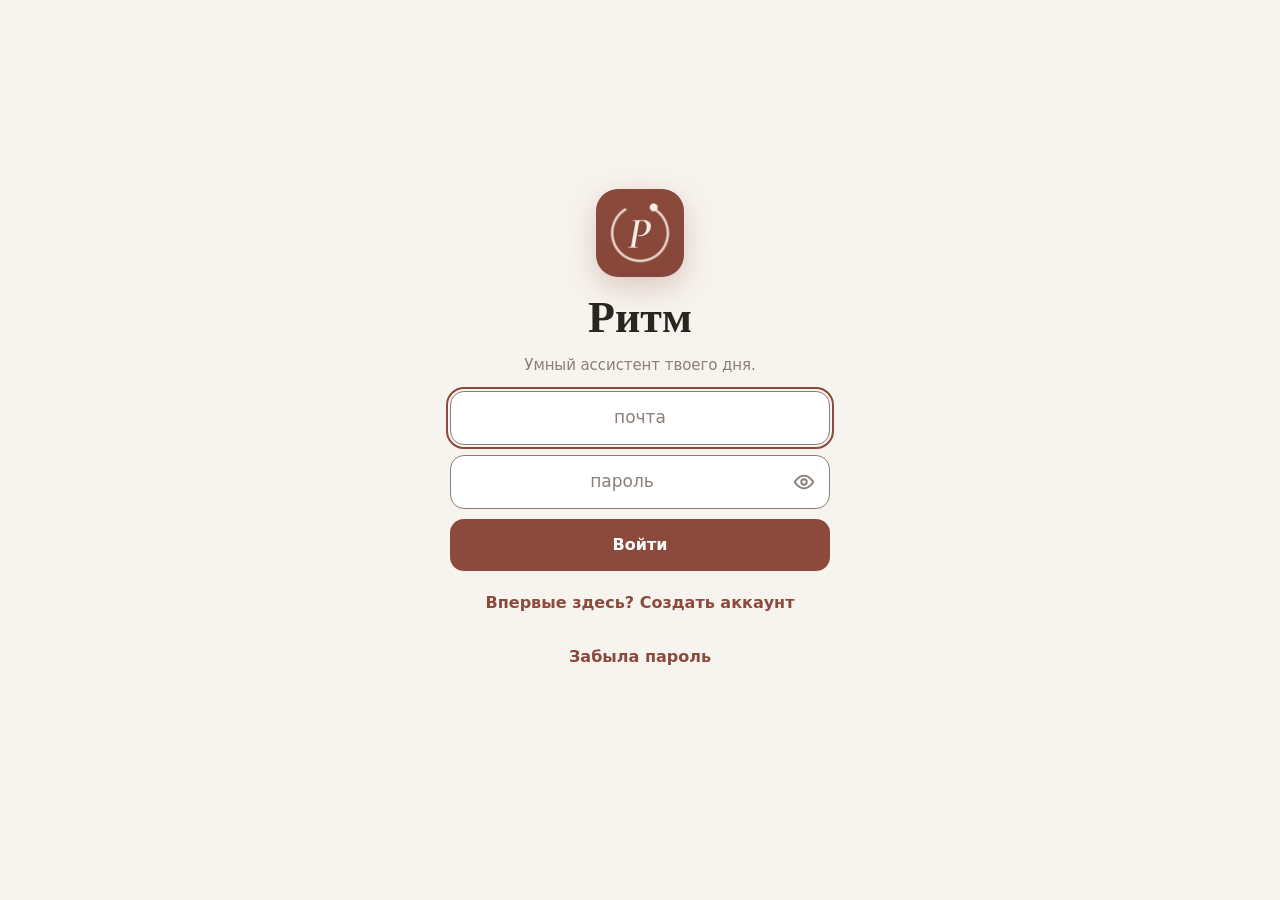
<file: docs/v2/index.html>
<!doctype html>
<html lang="ru">
<head>
<meta charset="utf-8">
<meta name="viewport" content="width=device-width, initial-scale=1, viewport-fit=cover">
<title>Ритм · версия 2</title>
<meta http-equiv="Content-Security-Policy" content="default-src 'self'; script-src 'self' 'unsafe-inline'; style-src 'self' 'unsafe-inline' https://fonts.googleapis.com; font-src https://fonts.gstatic.com; img-src 'self' data:; connect-src 'self' https://*.supabase.co wss://*.supabase.co; media-src 'self' blob:; base-uri 'none'; form-action 'self'">
<meta name="referrer" content="no-referrer">
<meta name="description" content="Ритм — умный ассистент твоего дня: дела, календарь, привычки и голос.">
<meta name="apple-mobile-web-app-capable" content="yes">
<meta name="mobile-web-app-capable" content="yes">
<meta name="apple-mobile-web-app-title" content="Ритм">
<meta name="apple-mobile-web-app-status-bar-style" content="default">
<meta name="theme-color" content="#F7EFE8">
<link rel="manifest" href="manifest.webmanifest">
<link rel="icon" type="image/png" sizes="192x192" href="icons/icon-192.png">
<link rel="apple-touch-icon" href="icons/icon-180.png">
<link rel="apple-touch-startup-image" media="screen and (device-width: 440px) and (device-height: 956px) and (-webkit-device-pixel-ratio: 3) and (orientation: portrait)" href="splash/splash-1320x2868.png">
<link rel="apple-touch-startup-image" media="screen and (device-width: 402px) and (device-height: 874px) and (-webkit-device-pixel-ratio: 3) and (orientation: portrait)" href="splash/splash-1206x2622.png">
<link rel="apple-touch-startup-image" media="screen and (device-width: 430px) and (device-height: 932px) and (-webkit-device-pixel-ratio: 3) and (orientation: portrait)" href="splash/splash-1290x2796.png">
<link rel="apple-touch-startup-image" media="screen and (device-width: 393px) and (device-height: 852px) and (-webkit-device-pixel-ratio: 3) and (orientation: portrait)" href="splash/splash-1179x2556.png">
<link rel="apple-touch-startup-image" media="screen and (device-width: 428px) and (device-height: 926px) and (-webkit-device-pixel-ratio: 3) and (orientation: portrait)" href="splash/splash-1284x2778.png">
<link rel="apple-touch-startup-image" media="screen and (device-width: 390px) and (device-height: 844px) and (-webkit-device-pixel-ratio: 3) and (orientation: portrait)" href="splash/splash-1170x2532.png">
<link rel="apple-touch-startup-image" media="screen and (device-width: 375px) and (device-height: 812px) and (-webkit-device-pixel-ratio: 3) and (orientation: portrait)" href="splash/splash-1125x2436.png">
<link rel="apple-touch-startup-image" media="screen and (device-width: 414px) and (device-height: 896px) and (-webkit-device-pixel-ratio: 3) and (orientation: portrait)" href="splash/splash-1242x2688.png">
<link rel="apple-touch-startup-image" media="screen and (device-width: 414px) and (device-height: 896px) and (-webkit-device-pixel-ratio: 2) and (orientation: portrait)" href="splash/splash-828x1792.png">
<link rel="apple-touch-startup-image" media="screen and (device-width: 360px) and (device-height: 780px) and (-webkit-device-pixel-ratio: 3) and (orientation: portrait)" href="splash/splash-1080x2340.png">
<link rel="apple-touch-startup-image" media="screen and (device-width: 375px) and (device-height: 667px) and (-webkit-device-pixel-ratio: 2) and (orientation: portrait)" href="splash/splash-750x1334.png">
<link rel="apple-touch-startup-image" media="screen and (device-width: 320px) and (device-height: 568px) and (-webkit-device-pixel-ratio: 2) and (orientation: portrait)" href="splash/splash-640x1136.png">
<link rel="preconnect" href="https://fonts.googleapis.com">
<link rel="preconnect" href="https://fonts.gstatic.com" crossorigin>
<link rel="stylesheet" href="https://fonts.googleapis.com/css2?family=Cormorant+Garamond:ital,wght@0,500;0,600;0,700;1,500&family=Manrope:wght@400;500;600;700;800&display=swap">
<script>window.RITM_BUILD='20261015203947';</script>
<script src="supabase.js?v=20261015203947"></script>
<script src="config.js?v=20261015203947"></script>
<script src="backend.js?v=20261015203947"></script>
<style>
/* Layout: one narrow column like a paper planner; bottom tab bar; sheets slide up for editing. */
:root{
  --bg:#F7EFE8; --surface:#FFFFFF; --ink:#2E2522; --muted:#76665F; --accent:#8C4A3C; --accent-ink:#FFFFFF;
  --soft:#EED9CF; --line:#EADBD1; --good:#2F7A55; --warn:#A5541E;
  --display:'Cormorant Garamond', 'Times New Roman', serif; --body:'Manrope', -apple-system, 'Segoe UI', sans-serif;
  --radius:22px; color-scheme:light;
}
:root[data-skin="oldmoney"]{
  --bg:#F3EEE4; --surface:#FBF8F2; --ink:#14213D; --muted:#555B6C; --accent:#14213D; --accent-ink:#F3EEE4;
  --soft:#E6DCC6; --line:#DCD2C0; --good:#2D6A4F; --warn:#9A5B13; --radius:8px;
}
html,body{height:100%}
body{background:var(--bg);color:var(--ink);font-family:var(--body);font-size:15px;line-height:1.45;-webkit-font-smoothing:antialiased}
.app{max-width:560px;margin:0 auto;padding-left:max(16px, env(safe-area-inset-left, 0px));padding-right:max(16px, env(safe-area-inset-right, 0px));padding-block:20px 150px}
h1,h2,h3{margin:0;font-family:var(--display);font-weight:600;text-wrap:balance;letter-spacing:0}
h1{font-size:40px;line-height:1}
h2{font-size:26px;line-height:1.1}
.eyebrow{font-size:11px;font-weight:700;letter-spacing:.12em;text-transform:uppercase;color:var(--muted)}
.muted{color:var(--muted)}
.stack{display:flex;flex-direction:column;gap:12px}
.row{display:flex;align-items:center;gap:10px}
.between{justify-content:space-between}
.wrap{flex-wrap:wrap}
.card{background:var(--surface);border-radius:var(--radius);padding:16px 18px}
.block{display:flex;flex-direction:column;gap:8px}
.block-head{display:flex;align-items:baseline;justify-content:space-between;gap:8px}
button{font:inherit;color:inherit;cursor:pointer}
button:focus-visible,input:focus-visible,textarea:focus-visible,select:focus-visible,a:focus-visible{outline:2px solid var(--accent);outline-offset:2px}
.btn{min-height:44px;padding:0 18px;border-radius:999px;border:1px solid var(--line);background:var(--surface);font-weight:600;font-size:14px}
.btn.primary{background:var(--accent);color:var(--accent-ink);border-color:var(--accent)}
.btn.block-btn{width:100%;min-height:52px;font-size:16px}
.btn.ghost{background:transparent;border-color:transparent;color:var(--muted)}
.btn:disabled{opacity:.5;cursor:default}
:root[data-skin="oldmoney"] .btn{border-radius:6px}
.chip{min-height:38px;padding:0 14px;border-radius:999px;border:1px solid var(--line);background:var(--surface);font-size:14px;font-weight:600;display:inline-flex;align-items:center;gap:6px}
.chip[aria-pressed="true"]{background:var(--ink);color:var(--bg);border-color:var(--ink)}
:root[data-skin="oldmoney"] .chip{border-radius:6px}
input[type=text],input[type=time],input[type=date],input[type=number],textarea,select{width:100%;box-sizing:border-box;font:inherit;color:var(--ink);background:var(--surface);border:1px solid var(--line);border-radius:14px;padding:12px 14px;min-height:46px}
textarea{min-height:110px;resize:vertical}
label.f{display:flex;flex-direction:column;gap:6px;font-size:13px;font-weight:600;color:var(--muted)}
.grid2{display:grid;grid-template-columns:repeat(2,minmax(0,1fr));gap:10px}

/* tasks */
.task{display:flex;align-items:flex-start;gap:12px;padding:12px 0;border-bottom:1px solid var(--line)}
.task:last-child{border-bottom:0}
.check{width:28px;height:28px;flex:none;border-radius:50%;border:1.5px solid var(--muted);background:transparent;display:flex;align-items:center;justify-content:center;padding:0;margin-top:1px}
:root[data-skin="oldmoney"] .check{border-radius:4px}
.check[aria-pressed="true"]{background:var(--accent);border-color:var(--accent);color:var(--accent-ink)}
.task-main{flex:1;min-width:0;background:none;border:0;padding:0;text-align:left}
.task-title{font-weight:600;font-size:15px;overflow-wrap:anywhere}
.task.done .task-title{text-decoration:line-through;color:var(--muted)}
.meta{font-size:12.5px;color:var(--muted);display:flex;gap:6px;flex-wrap:wrap;margin-top:2px}
.tag{display:inline-flex;align-items:center;gap:5px}
.dot{width:7px;height:7px;border-radius:50%;background:var(--accent);display:inline-block}
.dot.work{background:var(--accent)} .dot.personal{background:#B98A6A} .dot.custom{background:var(--muted)}
.pill{font-size:11px;font-weight:700;padding:3px 8px;border-radius:999px;background:var(--soft);color:var(--ink);white-space:nowrap}
.pill.warn{background:#F6E1CF;color:var(--warn)}
.icon-btn{width:44px;height:44px;border-radius:50%;border:0;background:transparent;display:flex;align-items:center;justify-content:center;color:var(--muted);flex:none}

/* hero */
.hello{display:flex;flex-direction:column;gap:6px;padding-top:6px}
.affirm{background:var(--soft);border-radius:var(--radius);padding:16px 18px;display:flex;flex-direction:column;gap:6px}
.affirm p{margin:0;font-family:var(--display);font-style:italic;font-size:23px;line-height:1.2}
:root[data-skin="oldmoney"] .affirm{background:var(--ink);color:var(--bg)}
:root[data-skin="oldmoney"] .affirm .eyebrow{color:#C9B37E}
.banner{border:1px solid var(--warn);border-radius:var(--radius);padding:14px 16px;display:flex;flex-direction:column;gap:10px;background:var(--surface)}
.workbar{display:flex;align-items:center;justify-content:space-between;gap:10px}
.toggle{display:inline-flex;align-items:center;gap:8px;min-height:40px;padding:0 14px;border-radius:999px;border:1px solid var(--line);background:var(--surface);font-weight:700;font-size:13px}
.toggle[aria-pressed="true"]{background:var(--accent);color:var(--accent-ink);border-color:var(--accent)}
.event{display:flex;gap:12px;align-items:baseline;padding:8px 0;border-bottom:1px solid var(--line)}
.event:last-child{border-bottom:0}
.event time{font-family:var(--display);font-size:20px;font-weight:600;width:56px;flex:none;font-variant-numeric:tabular-nums}
.habit{display:flex;align-items:center;justify-content:space-between;gap:10px;padding:8px 0}
.empty{color:var(--muted);font-size:14px;padding:6px 0}

/* segmented */
.seg{display:flex;gap:6px;overflow-x:auto;padding-bottom:2px;scrollbar-width:none}
.seg::-webkit-scrollbar{display:none}
.seg button{flex:none;min-height:40px;padding:0 16px;border-radius:999px;border:1px solid var(--line);background:var(--surface);font-weight:700;font-size:14px}
.seg button[aria-pressed="true"]{background:var(--ink);color:var(--bg);border-color:var(--ink)}
:root[data-skin="oldmoney"] .seg button{border-radius:6px}

/* bottom */
.dock{position:fixed;left:0;right:0;bottom:0;z-index:20;background:linear-gradient(to top, var(--bg) 70%, transparent);padding:10px max(16px, env(safe-area-inset-right, 0px)) calc(8px + env(safe-area-inset-bottom, 0px)) max(16px, env(safe-area-inset-left, 0px))}
.dock-inner{max-width:560px;margin:0 auto;display:flex;flex-direction:column;gap:8px}
.capture{display:flex;gap:8px;align-items:center}
.capture input{border-radius:999px;min-height:50px}
.capture .go{width:50px;height:50px;border-radius:50%;border:0;background:var(--accent);color:var(--accent-ink);flex:none;display:flex;align-items:center;justify-content:center}
.tabs{display:grid;grid-template-columns:repeat(5,minmax(0,1fr));background:var(--surface);border-radius:18px;padding:4px;border:1px solid var(--line)}
.tabs button{min-height:46px;border:0;background:transparent;border-radius:14px;font-size:12px;font-weight:700;color:var(--muted);display:flex;flex-direction:column;align-items:center;justify-content:center;gap:2px}
.tabs button[aria-current="page"]{color:var(--ink);background:var(--soft)}

/* sheet */
.scrim{position:fixed;inset:0;background:rgba(20,16,14,.35);z-index:40}
.sheet{position:fixed;left:0;right:0;bottom:0;z-index:41;background:var(--bg);border-radius:24px 24px 0 0;max-height:88%;overflow-y:auto;padding:18px max(16px, env(safe-area-inset-right, 0px)) calc(20px + env(safe-area-inset-bottom, 0px)) max(16px, env(safe-area-inset-left, 0px))}
.sheet-inner{max-width:560px;margin:0 auto;display:flex;flex-direction:column;gap:14px}
.toast{position:fixed;left:50%;transform:translateX(-50%);bottom:calc(150px + env(safe-area-inset-bottom, 0px));z-index:50;background:var(--ink);color:var(--bg);padding:12px 16px;border-radius:14px;font-size:14px;font-weight:600;display:flex;gap:12px;align-items:center;max-width:calc(100% - 32px);box-shadow:0 8px 24px rgba(0,0,0,.18)}
.toast button{background:none;border:0;color:inherit;text-decoration:underline;font-weight:700;padding:6px}

/* onboarding */
.ob{min-height:calc(100% - 40px);display:flex;flex-direction:column;gap:18px;padding-top:12px}
.progress{display:flex;gap:5px}
.progress span{flex:1;height:4px;border-radius:2px;background:var(--line)}
.progress span.on{background:var(--accent)}
.skin-card{border:2px solid var(--line);border-radius:20px;padding:14px;text-align:left;display:flex;flex-direction:column;gap:8px;background:var(--surface)}
.skin-card[aria-pressed="true"]{border-color:var(--ink)}
.swatches{display:flex;gap:6px}
.swatches i{width:22px;height:22px;border-radius:50%;display:block;border:1px solid rgba(0,0,0,.08)}

/* dynamics */
.bars{display:grid;grid-template-columns:repeat(7,minmax(0,1fr));gap:8px;align-items:end;height:140px}
.bar{display:flex;flex-direction:column;align-items:center;justify-content:flex-end;gap:6px;height:100%}
.bar i{display:block;width:100%;max-width:28px;border-radius:6px 6px 2px 2px;background:var(--accent);min-height:3px}
.bar small{font-size:11px;color:var(--muted);font-weight:700}
.bar b{font-size:12px;font-variant-numeric:tabular-nums}
.stat{display:flex;flex-direction:column;gap:2px}
.stat b{font-family:var(--display);font-size:34px;line-height:1;font-variant-numeric:tabular-nums}
.thinking{display:flex;align-items:center;gap:10px;color:var(--muted);font-weight:600}
.spin{width:16px;height:16px;border-radius:50%;border:2px solid var(--line);border-top-color:var(--accent);animation:sp 0.8s linear infinite}
@keyframes sp{to{transform:rotate(360deg)}}
@media (prefers-reduced-motion: reduce){.spin{animation:none}}
.srt{position:absolute;width:1px;height:1px;overflow:hidden;clip:rect(0 0 0 0)}
</style>
<style>
.voice{display:flex;flex-direction:column;gap:10px;background:var(--surface);border-radius:var(--radius);padding:16px}
.voice textarea{min-height:220px;font-size:16px;border:0;background:var(--bg)}
.mic-hint{display:flex;gap:10px;align-items:flex-start;font-size:13.5px;color:var(--muted)}
.mic-hint svg{flex:none;margin-top:1px;color:var(--accent)}
.prompts{display:flex;flex-direction:column;gap:6px;margin:0;padding:0;list-style:none}
.prompts li{font-size:14px;padding-left:14px;position:relative}
.prompts li::before{content:"";position:absolute;left:0;top:.6em;width:6px;height:6px;border-radius:50%;background:var(--accent)}
.sph-row{display:flex;gap:8px;align-items:center}
.sph-row input{flex:1;min-width:0}
.live{position:absolute;width:1px;height:1px;overflow:hidden;clip:rect(0 0 0 0)}
.goal{font-family:var(--display);font-size:19px;line-height:1.25}


/* day strip */
.days{display:flex;gap:8px;overflow-x:auto;padding:2px 2px 4px;margin:0 -2px;scrollbar-width:none;scroll-snap-type:x proximity}
.days::-webkit-scrollbar{display:none}
.day{flex:none;width:54px;min-height:72px;border-radius:16px;border:1px solid var(--line);background:var(--surface);display:flex;flex-direction:column;align-items:center;justify-content:center;gap:2px;scroll-snap-align:start;padding:6px 0}
.day[aria-pressed="true"]{background:var(--accent);color:var(--accent-ink);border-color:var(--accent)}
.d-wd{font-size:11px;font-weight:700;text-transform:uppercase;letter-spacing:.06em;opacity:.85}
.d-n{font-family:var(--display);font-size:24px;font-weight:600;line-height:1;font-variant-numeric:tabular-nums}
.d-c{font-size:12px;font-weight:700;font-variant-numeric:tabular-nums;opacity:.9}
.affirm-line{display:flex;align-items:flex-start;gap:8px;justify-content:space-between}
.affirm-line p{margin:0;font-family:var(--display);font-style:italic;font-size:20px;line-height:1.25;color:var(--accent)}
:root[data-skin="oldmoney"] .affirm-line p{color:#8A6A2F}
.affirm-line .btn{min-height:44px;padding:0 10px;flex:none}
.sub-h{font-size:12px;font-weight:700;letter-spacing:.1em;text-transform:uppercase;color:var(--muted);margin:14px 0 2px}
/* accessibility fixes */
:root{--ctl:#8A7B74}
:root[data-skin="oldmoney"]{--ctl:#7D8294}
input[type=text],input[type=time],input[type=date],input[type=number],textarea,select{font-size:16px;border-color:var(--ctl)}
::placeholder{color:var(--muted);opacity:1}
.pill.warn{color:#8A4F0F}
.chip,.seg button,.toggle{min-height:44px}
.check{position:relative}
.check::after{content:"";position:absolute;inset:-8px}
.toast button{min-height:44px;min-width:44px}
.toast :focus-visible{outline-color:var(--bg)}
:root[data-skin="oldmoney"] .affirm :focus-visible{outline-color:#C9B37E}
.day:focus-visible{outline-offset:3px}
/* old money: consistent squared corners */
:root[data-skin="oldmoney"] input,:root[data-skin="oldmoney"] textarea,:root[data-skin="oldmoney"] select,:root[data-skin="oldmoney"] .tabs,:root[data-skin="oldmoney"] .tabs button,:root[data-skin="oldmoney"] .toast,:root[data-skin="oldmoney"] .skin-card,:root[data-skin="oldmoney"] .toggle,:root[data-skin="oldmoney"] .day,:root[data-skin="oldmoney"] .capture input,:root[data-skin="oldmoney"] .capture .go,:root[data-skin="oldmoney"] .pill{border-radius:6px}
:root[data-skin="oldmoney"] .sheet{border-radius:10px 10px 0 0}
:root[data-skin="oldmoney"] .card{box-shadow:inset 0 0 0 1px var(--line)}


/* diary */
.diary{list-style:none;margin:6px 0 0;padding:0;border-top:1px solid var(--line)}
.d-row{display:grid;grid-template-columns:48px minmax(0,1fr);gap:10px;min-height:40px;border-bottom:1px dashed var(--line);position:relative}
.d-row.busy .d-h{color:var(--ink);font-weight:700}
.d-h{font-size:12px;color:var(--muted);font-variant-numeric:tabular-nums;padding-top:6px}
.d-cell{display:flex;flex-direction:column;gap:4px;padding:5px 0;min-width:0}
.d-item{border-radius:10px;padding:6px 10px;display:flex;flex-wrap:wrap;gap:2px 8px;align-items:baseline}
.d-item.event{background:var(--soft)}
.d-item.task{background:var(--surface);box-shadow:inset 0 0 0 1.5px var(--accent)}
.d-t{font-size:12px;font-weight:700;font-variant-numeric:tabular-nums;color:var(--accent)}
.d-title{font-weight:600;font-size:14px;overflow-wrap:anywhere}
.d-sub{font-size:12px;color:var(--muted);width:100%}
.d-mark{font-size:11.5px;color:var(--muted);font-style:italic}
.d-row.now{background:linear-gradient(to right, var(--soft), transparent 70%)}
.d-now{position:absolute;right:0;top:6px;font-size:11px;font-weight:800;text-transform:uppercase;letter-spacing:.08em;color:var(--accent)}
.d-allday{display:flex;gap:6px;flex-wrap:wrap}
:root[data-skin="oldmoney"] .d-item{border-radius:4px}
/* assistant */
.chat{display:flex;flex-direction:column;gap:8px;max-height:52vh;overflow-y:auto;padding:2px}
.msg{padding:10px 14px;border-radius:16px;white-space:pre-wrap;overflow-wrap:anywhere;font-size:15px;line-height:1.45;max-width:92%}
.msg.me{align-self:flex-end;background:var(--accent);color:var(--accent-ink);border-bottom-right-radius:4px}
.msg.ai{align-self:flex-start;background:var(--bg);border-bottom-left-radius:4px}
.meter{height:8px;border-radius:4px;background:var(--line);overflow:hidden}
.meter i{display:block;height:100%;background:var(--accent);border-radius:4px}
.life-row{display:flex;align-items:center;gap:12px;width:100%;min-height:56px;padding:8px 0;border:0;border-bottom:1px solid var(--line);background:none;text-align:left}
.life-row:last-child{border-bottom:0}
.life-dot{width:12px;height:12px;border-radius:50%;border:2px solid var(--ctl);flex:none}
.life-dot.on{background:var(--accent);border-color:var(--accent)}
.tabs button span{font-size:11px}
/* iOS: поля времени не вылезают за край */
.f{min-width:0}
input[type=time],input[type=date]{-webkit-appearance:none;appearance:none;min-width:0;max-width:100%;display:block}
input::-webkit-date-and-time-value{text-align:left}
.mic-big{align-self:flex-start;display:inline-flex;gap:8px;align-items:center;min-height:48px;padding:0 20px;font-weight:700;background:var(--accent);color:var(--accent-ink);border-color:var(--accent)}
.mic-round{width:50px;height:50px;border-radius:50%;border:1px solid var(--ctl);background:var(--surface);color:var(--accent);flex:none;display:flex;align-items:center;justify-content:center}
.mic-big.rec,.mic-round.rec{background:#B3261E;border-color:#B3261E;color:#fff;animation:micp 1.4s ease-in-out infinite}
.mic-dot{width:12px;height:12px;border-radius:3px;background:#fff;display:inline-block}
@keyframes micp{0%,100%{box-shadow:0 0 0 0 rgba(179,38,30,.45)}50%{box-shadow:0 0 0 10px rgba(179,38,30,0)}}
@media (prefers-reduced-motion:reduce){.mic-big.rec,.mic-round.rec{animation:none}}
:root[data-skin="oldmoney"] .mic-round{border-radius:6px}

/* время у дела */
.task .t-time{flex:none;min-width:46px;font-variant-numeric:tabular-nums;font-weight:700;font-size:14px;color:var(--accent);padding-top:2px}
.view-seg{align-self:flex-start}
/* ежедневник: страница с линовкой */
.paper{position:relative;background:var(--surface);overflow:hidden}
.paper .diary{background-image:linear-gradient(to right, transparent 55px, color-mix(in srgb, var(--accent) 35%, transparent) 55px, color-mix(in srgb, var(--accent) 35%, transparent) 56px, transparent 56px)}
.paper .diary{border-top:0}
.paper .d-row{border-bottom:1px solid color-mix(in srgb, var(--line) 85%, transparent);grid-template-columns:46px minmax(0,1fr);gap:18px}
.paper .d-h{text-align:right;font-family:var(--display);font-size:15px;font-style:italic;padding-top:8px}
.paper .d-item.task{box-shadow:none;background:transparent;border-left:3px solid var(--accent);border-radius:0 8px 8px 0;padding:4px 10px}
.paper .d-item.event{border-radius:8px}
.page-head{display:flex;align-items:flex-end;gap:12px;padding:2px 0 10px 0;border-bottom:2px solid var(--ink)}
.pg-n{font-family:var(--display);font-size:56px;line-height:.85;font-weight:600;font-variant-numeric:lining-nums}
.pg-meta{display:flex;flex-direction:column;gap:2px;padding-bottom:4px}
.pg-wd{font-family:var(--display);font-style:italic;font-size:22px;line-height:1}
.pg-mo{font-size:13px;color:var(--muted)}
.pg-free{margin-left:auto;font-size:12.5px;color:var(--muted);text-align:right;padding-bottom:6px}
/* неделя как ежедневник */
.week-nav{display:flex;align-items:center;justify-content:space-between;gap:8px}
.week-nav .btn{min-width:48px;font-size:26px;line-height:1}
.week-title{font-size:26px;text-align:center}
.week-hint{margin:0;font-size:13px}
.wpage{background:var(--surface);border-radius:var(--radius);padding:12px 14px 4px;transition:box-shadow .15s}
.wpage.today{box-shadow:inset 0 0 0 2px var(--accent)}
.wpage.past{opacity:.72}
.wpage.drop{box-shadow:inset 0 0 0 3px var(--accent);background-color:var(--soft)}
.wpage-head{display:flex;align-items:baseline;gap:10px;width:100%;background:none;border:0;border-bottom:1.5px solid var(--ink);padding:0 0 8px;margin-bottom:2px;text-align:left;color:inherit;min-height:44px}
.wpage-head.static{cursor:default}
.wp-n{font-family:var(--display);font-size:34px;font-weight:600;line-height:1;min-width:40px}
.wp-wd{font-family:var(--display);font-style:italic;font-size:20px}
.wp-c{margin-left:auto;font-size:12.5px;color:var(--muted)}
.wlist{list-style:none;margin:0;padding:0}
.w-item{display:flex;align-items:center;gap:10px;min-height:44px;border-bottom:1px solid var(--line);touch-action:pan-y;-webkit-user-select:none;user-select:none}
.w-item .w-time{flex:none;min-width:44px;font-variant-numeric:tabular-nums;font-weight:700;font-size:13.5px;color:var(--accent)}
.w-item .w-title{flex:1;min-width:0;text-align:left;background:none;border:0;padding:6px 0;font:inherit;font-weight:600;color:inherit;overflow-wrap:anywhere}
.w-item.ev .w-title{font-weight:500;color:var(--muted)}
.w-item.ev .w-time{color:var(--muted)}
.w-item.done .w-title{text-decoration:line-through;color:var(--muted);font-weight:500}
.w-item.over em{font-style:normal;font-size:12px;color:var(--warn);font-weight:700}
.w-empty{min-height:44px;display:flex;align-items:center;font-family:var(--display);font-style:italic;color:var(--muted);padding-left:54px}
.check.sm{width:24px;height:24px;flex:none}
.w-item.lifted{opacity:.3}
.w-item.ghost{position:fixed;z-index:80;background:var(--surface);box-shadow:0 12px 30px rgba(0,0,0,.2);padding:0 12px;pointer-events:none;transform:rotate(-1.5deg)}
body.dragging{overflow:hidden;touch-action:none}
:root[data-skin="oldmoney"] .wpage{border-radius:6px}
@media (prefers-reduced-motion:reduce){.wpage{transition:none}.w-item.ghost{transform:none}}

.wlist .w-item:last-child{border-bottom:0}
/* свайп */
.sw{position:relative;overflow:hidden;border-bottom:1px solid var(--line)}
.sw:last-child{border-bottom:0}
.sw .task{position:relative;z-index:1;background:var(--surface);border-bottom:0;transition:transform .2s ease;touch-action:pan-y}
.sw-act{position:absolute;inset:0 0 0 auto;display:flex;width:176px}
.sw-act button{flex:1;border:0;font:inherit;font-weight:700;font-size:13.5px;color:#fff;background:var(--muted)}
.sw-act .del{background:#B3261E}
@media (prefers-reduced-motion:reduce){.sw .task{transition:none}}
.md-li{display:block;padding-left:14px;position:relative}.md-li::before{content:"";position:absolute;left:2px;top:.62em;width:5px;height:5px;border-radius:50%;background:var(--accent)}
.tour-dots{display:flex;gap:6px}.tour-dots span{width:8px;height:8px;border-radius:50%;background:var(--line)}.tour-dots span.on{background:var(--accent);width:20px;border-radius:4px}
.task-note{font-size:13px;line-height:1.35;color:var(--muted);margin-top:2px;display:-webkit-box;-webkit-line-clamp:2;-webkit-box-orient:vertical;overflow:hidden;text-align:left}
.w-note{display:block;font-size:12px;color:var(--muted);font-weight:400;line-height:1.3;white-space:nowrap;overflow:hidden;text-overflow:ellipsis}
.w-title{min-width:0}
.dump-card{border:1px solid var(--line);border-radius:14px;padding:12px;margin:0 0 10px;background:var(--surface);display:grid;gap:8px}
.dump-n{flex:none;width:26px;height:26px;border-radius:50%;background:var(--ink);color:var(--bg);font-size:13px;font-weight:700;display:grid;place-items:center;margin-top:4px}
.dump-title{flex:1;min-width:0;border:0;background:transparent;font:inherit;font-size:17px;font-weight:650;resize:none;padding:4px 0;color:var(--ink);field-sizing:content;min-height:30px}
.dump-title:focus{outline:2px solid var(--ink);outline-offset:2px;border-radius:6px}
.dump-ask{margin:0;font-size:13px;padding:8px 10px;border-radius:10px;background:color-mix(in srgb,var(--ink) 7%,transparent)}
.chip.sm{min-height:34px;padding:0 11px;font-size:13px}
.dump-date,.dump-time{min-height:34px;border:1px solid var(--line);border-radius:999px;padding:0 10px;background:var(--surface);font:inherit;font-size:13px;color:var(--ink)}
.sw .task{-webkit-touch-callout:none;-webkit-user-select:none;user-select:none}
.task.has-c{box-shadow:inset 3px 0 0 var(--c);padding-left:10px}
.w-item.has-c{box-shadow:inset 3px 0 0 var(--c);padding-left:8px}
.paper .d-item.task.has-c,.d-item.task.has-c{border-left-color:var(--c);box-shadow:inset 3px 0 0 var(--c)}
.d-item[data-act]{cursor:pointer}
.counter{display:grid;grid-template-columns:auto 1fr auto;align-items:center;gap:12px;padding:6px 0 10px}
.counter-n{display:flex;align-items:baseline;gap:4px}
.counter-n b{font-size:28px;line-height:1;font-variant-numeric:tabular-nums}
.counter-n span{font-size:13px;color:var(--muted)}
.counter-bar{height:8px;border-radius:99px;background:var(--soft);overflow:hidden}
.counter-bar i{display:block;height:100%;background:var(--good);border-radius:99px;transition:width .35s ease}
.counter-t{font-size:12.5px;color:var(--muted)}
.empty-day{display:grid;gap:10px;padding:10px 0}
.pick-row{display:flex;align-items:center;gap:10px;min-height:44px;border-bottom:1px solid var(--line)}
.btn.danger{color:#fff;background:var(--warn);border-color:var(--warn)}
.color-btn{flex:none;width:34px;height:34px;border-radius:50%;border:2px solid var(--surface);box-shadow:0 0 0 1px var(--line)}
.color-btn.none{background:repeating-linear-gradient(45deg,var(--surface) 0 5px,var(--soft) 5px 10px)}
.palette{display:grid;grid-template-columns:repeat(4,1fr);gap:14px;justify-items:center}
.swatch{width:56px;height:56px;border-radius:50%;border:3px solid var(--surface);box-shadow:0 0 0 1px var(--line)}
.swatch[aria-pressed="true"]{box-shadow:0 0 0 3px var(--ink)}
.act-card{border:1.5px solid var(--ink);border-radius:14px;padding:12px;display:grid;gap:8px;margin:4px 0 8px;background:var(--surface)}
.act-list{margin:0;padding-left:4px;list-style:none;display:grid;gap:4px;font-size:14.5px}
.day-chip{min-width:44px;justify-content:center}
.dump-reply{border-top:1px dashed var(--line);padding-top:10px;display:grid;gap:8px}
.undated{gap:8px}
.und-row{display:grid;gap:6px;padding:8px 0;border-bottom:1px solid var(--line)}
.und-row:last-of-type{border-bottom:0}
.und-title{display:flex;align-items:center;gap:8px;text-align:left;font-weight:600;font-size:15.5px;background:none;border:0;padding:0;color:var(--ink)}
.dump-card input.dump-date,.dump-card input.dump-time{width:auto;flex:0 0 auto;min-height:34px;height:34px;padding:0 10px;border-radius:999px;font-size:13px}
.dump-card input.dump-time{width:96px}
#drop-del{position:fixed;left:12px;right:12px;bottom:calc(14px + env(safe-area-inset-bottom));z-index:60;height:84px;border-radius:18px;border:2px dashed var(--warn);background:color-mix(in srgb,var(--warn) 12%,var(--surface));color:var(--warn);font-weight:700;display:grid;place-items:center;font-size:15px}
#drop-del.drop{background:var(--warn);color:#fff;border-style:solid}
.week-title{background:none;border:0;font:inherit;font-family:var(--display);font-size:24px;color:var(--ink);display:inline-flex;align-items:center;gap:6px;min-height:44px;padding:0 6px}
.week-title .caret{font-size:14px;color:var(--muted)}
.mcal{background:var(--surface);border-radius:var(--radius);padding:10px 10px 12px;box-shadow:0 6px 20px rgba(0,0,0,.06)}
.mcal-head{display:flex;align-items:center;justify-content:space-between;margin-bottom:6px}
.mcal-head .btn{min-width:44px;font-size:22px}
.mcal-grid{display:grid;grid-template-columns:repeat(7,1fr);gap:4px}
.mcal-wd{text-align:center;font-size:11px;color:var(--muted);font-weight:700;padding:2px 0}
.mcal-d{min-height:44px;border:0;background:none;border-radius:10px;font:inherit;font-weight:600;font-size:15px;display:flex;flex-direction:column;align-items:center;justify-content:center;color:var(--ink);gap:1px}
.mcal-d i{font-style:normal;font-size:9px;line-height:1;color:var(--accent);letter-spacing:1px}
.mcal-d.past{color:var(--muted)}
.mcal-d.inweek{background:var(--soft)}
.mcal-d.today{background:var(--ink);color:var(--bg)}
.mcal-d.today i{color:var(--bg)}
.spread{display:grid;grid-template-columns:1fr 1fr;gap:0;background:var(--surface);border-radius:14px;box-shadow:0 10px 30px rgba(0,0,0,.08),0 1px 0 var(--line);position:relative;overflow:hidden}
.spread::after{content:"";position:absolute;top:0;bottom:0;left:50%;width:18px;transform:translateX(-50%);background:linear-gradient(90deg,transparent,rgba(0,0,0,.07) 45%,rgba(0,0,0,.1) 50%,rgba(0,0,0,.07) 55%,transparent);pointer-events:none}
.spread-page{display:flex;flex-direction:column;min-width:0}
.spread-page.left{padding-right:9px}
.spread-page.right{padding-left:9px}
.dbox{flex:1 0 auto;min-height:138px;padding:8px 8px 6px;border-bottom:1px solid var(--line);background-image:repeating-linear-gradient(transparent 0 31px,var(--line) 31px 32px);background-position:0 34px;background-size:100% calc(100% - 34px);background-repeat:no-repeat;transition:background-color .15s}
.dbox:last-child{border-bottom:0}
.dbox.today{background-color:color-mix(in srgb,var(--accent) 7%,var(--surface))}
.dbox.past{opacity:.7}
.dbox.drop{background-color:var(--soft);box-shadow:inset 0 0 0 2px var(--accent)}
.dbox-head{display:flex;align-items:baseline;gap:6px;width:100%;background:none;border:0;padding:0 0 4px;margin:0;text-align:left;color:inherit;min-height:30px;border-bottom:1.5px solid var(--ink)}
.dbox.wknd .dbox-head{border-bottom-color:var(--accent)}
.db-n{font-family:var(--display);font-size:24px;line-height:1;font-weight:600}
.db-wd{font-size:12px;font-weight:700;text-transform:uppercase;letter-spacing:.04em;color:var(--muted);flex:1;min-width:0;white-space:nowrap;overflow:hidden;text-overflow:ellipsis}
.dbox.today .db-wd{color:var(--accent)}
.db-c{font-size:12px;color:var(--muted);font-weight:700}
.dbox.nodate .db-wd{font-size:13px}
.dbox .wlist{margin-top:2px}
.dbox .w-item{min-height:32px;gap:6px;border-bottom:0;align-items:flex-start;padding:3px 0}
.dbox .w-item .check.sm{width:20px;height:20px;min-width:20px;margin-top:2px}
.dbox .w-item .w-title{padding:1px 0;font-size:13.5px;line-height:1.3;font-weight:600;display:-webkit-box;-webkit-line-clamp:3;-webkit-box-orient:vertical;overflow:hidden}
.dbox .w-item .w-time{min-width:0;font-size:12px;font-weight:800;color:var(--accent)}
.dbox .w-item.ev .w-title{font-weight:500;font-size:12.5px}
.dbox .w-item.done .w-title{font-weight:500}
.dbox .w-item.ev,.dbox .w-item.done{padding-left:26px;position:relative}
.dbox .w-item.ev .w-time,.dbox .w-item.done .w-time{position:absolute;left:0;top:4px}
.dbox .w-item.has-c{box-shadow:none;padding-left:0}
.dbox .w-item.has-c .check.sm{border-color:var(--c);box-shadow:inset 0 0 0 2px color-mix(in srgb,var(--c) 35%,transparent)}
.dbox .w-empty{height:24px}
.w-rep{color:var(--muted);font-weight:500}
.dbox .w-item.over em{display:block;font-size:11px}
:root[data-skin="oldmoney"] .spread{border-radius:6px}
#ctl-fab{position:fixed;z-index:30;top:calc(env(safe-area-inset-top,0px) + 10px);right:max(14px,env(safe-area-inset-right,0px));min-height:44px;padding:0 14px 0 12px;border-radius:999px;border:1px solid var(--ink);background:var(--ink);color:var(--bg);font:inherit;font-weight:700;font-size:14px;display:inline-flex;align-items:center;gap:7px;box-shadow:0 6px 18px rgba(0,0,0,.14)}
#ctl-fab svg{width:17px;height:17px}
body.has-ctl .app{padding-top:68px}
:root[data-skin="oldmoney"] #ctl-fab{border-radius:6px}
.view-seg button{flex:1}
.month{background:var(--surface);border-radius:14px;box-shadow:0 10px 30px rgba(0,0,0,.08);overflow:hidden}
.month-wd{display:grid;grid-template-columns:repeat(7,minmax(0,1fr));border-bottom:1.5px solid var(--ink);padding:8px 0 6px}
.month-wd span{text-align:center;font-size:11px;font-weight:800;color:var(--muted);text-transform:uppercase;letter-spacing:.04em}
.month-grid{display:grid;grid-template-columns:repeat(7,minmax(0,1fr))}
.mc{min-height:92px;border-right:1px solid var(--line);border-bottom:1px solid var(--line);padding:3px 2px 4px;display:flex;flex-direction:column;gap:2px;min-width:0;transition:background-color .15s}
.mc:nth-child(7n){border-right:0}
.mc.empty{background:color-mix(in srgb,var(--soft) 35%,transparent)}
.mc.wknd{background:color-mix(in srgb,var(--soft) 22%,transparent)}
.mc.past{opacity:.6}
.mc.today{background:color-mix(in srgb,var(--accent) 9%,var(--surface))}
.mc.drop{background:var(--soft);box-shadow:inset 0 0 0 2px var(--accent)}
.mc-n{background:none;border:0;padding:2px 3px;font:inherit;font-family:var(--display);font-size:17px;font-weight:600;color:var(--ink);text-align:left;display:flex;align-items:baseline;gap:3px;min-height:26px}
.mc.today .mc-n{color:var(--accent)}
.mc-n i{font-style:normal;font-family:var(--body);font-size:9.5px;color:var(--good);font-weight:800}
.mc-t{display:block;width:100%;text-align:left;background:var(--soft);border:0;border-radius:5px;padding:2px 3px;font:inherit;font-size:10.5px;line-height:1.2;font-weight:600;color:var(--ink);white-space:nowrap;overflow:hidden;text-overflow:ellipsis;-webkit-user-select:none;user-select:none;-webkit-touch-callout:none;touch-action:pan-y}
.mc-t b{font-weight:800;color:var(--accent)}
.mc-t.has-c{background:color-mix(in srgb,var(--c) 22%,var(--surface));box-shadow:inset 2px 0 0 var(--c)}
.mc-t.lifted{opacity:.3}
.mc-t.ghost{position:fixed;z-index:80;width:auto!important;max-width:60vw;font-size:13px;padding:6px 10px;box-shadow:0 12px 30px rgba(0,0,0,.2);pointer-events:none}
.mc-more{background:none;border:0;padding:0 3px;font:inherit;font-size:10px;color:var(--muted);font-weight:700;text-align:left}
.mc-ev{font-size:9.5px;color:var(--muted);padding:0 3px}
.month-nodate{background:var(--surface);border-radius:14px;margin-top:4px;min-height:80px}
.nudge{border:1.5px dashed var(--accent);background:color-mix(in srgb,var(--accent) 5%,var(--surface))}
#coach{position:fixed;inset:0;z-index:90}
.coach-hole{position:fixed;border-radius:16px;box-shadow:0 0 0 9999px rgba(20,16,14,.66),0 0 0 3px var(--accent);pointer-events:none;transition:all .25s ease}
.coach-card{position:fixed;left:14px;right:14px;max-width:520px;margin:0 auto;background:var(--bg);border-radius:18px;padding:14px 16px 16px;display:grid;gap:10px;box-shadow:0 18px 40px rgba(0,0,0,.25)}
@media (prefers-reduced-motion:reduce){.coach-hole{transition:none}}
.ctx-link{width:100%;text-align:left;border:1.5px solid var(--line);display:grid;gap:6px;color:inherit;font:inherit;cursor:pointer}
.date-form{display:grid;grid-template-columns:1fr auto;gap:8px;margin-top:8px}
.date-form #date-title{grid-column:1/-1}
.date-form input[type=date]{min-width:0}
.d-row{position:relative}
.d-row.drop{background:color-mix(in srgb,var(--accent) 12%,transparent)}
.d-row[data-preview]::after{content:attr(data-preview);position:absolute;right:6px;top:4px;background:var(--ink);color:var(--bg);font-size:12px;font-weight:800;padding:2px 8px;border-radius:99px;pointer-events:none}
.d-slot{opacity:0;border:0;background:none;color:var(--muted);font-size:20px;width:100%;min-height:36px;text-align:left;padding:0 8px}
.d-row:hover .d-slot,.d-slot:focus{opacity:.7}
@media (hover:none){.d-slot{opacity:.35}}
.d-item[data-drag]{-webkit-user-select:none;user-select:none;-webkit-touch-callout:none;touch-action:pan-y}
.d-item.ghost{position:fixed;z-index:80;box-shadow:0 12px 30px rgba(0,0,0,.2);pointer-events:none;background:var(--surface)}
.d-item.lifted{opacity:.3}
.btn.tstep{min-width:48px;padding:0 8px;flex:none;font-variant-numeric:tabular-nums}
.slot-pick{width:100%;background:none;border:0;border-bottom:1px solid var(--line);font:inherit;color:inherit;padding:8px 0}
.mic-big{width:48px;height:48px;min-height:48px;padding:0;border-radius:50%;justify-content:center;align-self:flex-end;flex:none;margin-top:-6px}
.mic-big svg{width:20px;height:20px}
.mic-big .mic-dot{margin:0}
.say-btn{display:inline-flex;margin-left:6px;border:0;background:none;font-size:15px;padding:2px 4px;vertical-align:middle;cursor:pointer;opacity:.75}
.say-btn:active{transform:scale(.92)}
.voice-hint{margin:0;font-size:13px;padding:8px 10px;border-radius:10px;background:color-mix(in srgb,var(--accent) 10%,transparent)}
[data-speak-state].on{background:var(--accent);color:var(--accent-ink);border-color:var(--accent)}
.say-day{min-height:36px;padding:0 10px;font-size:13px}
.over-t{color:var(--warn);font-weight:700}
.app{padding-bottom:calc(210px + env(safe-area-inset-bottom,0px))}
.capture .mic-round{width:56px;height:56px;background:var(--accent);color:var(--accent-ink);border-color:var(--accent);box-shadow:0 6px 16px color-mix(in srgb,var(--accent) 35%,transparent)}
.capture .mic-round svg{width:24px;height:24px}
.capture:has(#cap-in:placeholder-shown) .go{display:none}
.capture .go{background:var(--ink)}
.chip.sm{min-height:40px}
.seg button{min-height:40px}
.muted{color:color-mix(in srgb,var(--muted) 88%,var(--ink))}
.ob-days{gap:12px}
.ob-day .eyebrow{margin-bottom:4px}
.ob-task{display:flex;align-items:flex-start;gap:10px;padding:6px 0;font-weight:600;font-size:15.5px}
.ob-task b{color:var(--accent)}
.ob-task.off span{text-decoration:line-through;color:var(--muted)}
.ob-more,.e-more{border:1px solid var(--line);border-radius:14px;padding:12px 14px;background:var(--surface)}
.ob-more summary,.e-more summary{cursor:pointer;font-weight:700;list-style:none;display:flex;justify-content:space-between;align-items:center;min-height:32px}
.ob-more summary::after,.e-more summary::after{content:'▾';color:var(--muted)}
.ob-more[open] summary::after,.e-more[open] summary::after{content:'▴'}
.ob-more summary::-webkit-details-marker,.e-more summary::-webkit-details-marker{display:none}
.push-ask{display:grid;gap:14px;text-align:center;padding:8px 4px}
.push-ico{font-size:48px;line-height:1}
.install-steps{text-align:left;margin:0;padding-left:22px;display:grid;gap:8px;font-size:15.5px}
.later-btn{border:1px solid var(--line);background:var(--surface);color:var(--ink);border-radius:999px;min-height:36px;padding:0 12px;font:inherit;font-size:13px;font-weight:700;flex:none}
.sheet-foot{position:sticky;bottom:calc(-20px - env(safe-area-inset-bottom,0px));background:var(--bg);padding:10px 0 4px;margin-top:4px}
.ob-progress #ob-step{transition:opacity .2s}
.toast{left:16px;right:16px;transform:none;max-width:520px;margin:0 auto;justify-content:space-between;z-index:60;bottom:calc(132px + env(safe-area-inset-bottom,0px))}
.toast span{flex:1;min-width:0}
.toast button{flex:none;white-space:nowrap;background:none;border:0;color:inherit;font:inherit;font-weight:700;text-decoration:underline;min-height:36px;padding:0 4px}
.toast.top{bottom:auto;top:calc(env(safe-area-inset-top,0px) + 12px)}
.sw.open .later-btn{visibility:hidden}
.check.sm{position:relative}
.check.sm::after{content:'';position:absolute;inset:-12px}
.dbox-head{min-height:44px}
.coach-card .btn.ghost{min-height:44px}
</style>

<style>
/* ===== Спокойный визуальный язык Ритма ===== */
:root{
  --bg:#F7F3EE; --surface:#FFFFFF; --ink:#2B2522; --muted:#8A7F78; --line:#ECE4DC; --hair:rgba(43,37,34,.10);
  --accent:#8C4A3C; --accent-ink:#FFFFFF; --soft:#F1EAE3; --danger:#B3402F; --warn:#B3402F; --good:#5E7F67;
  --r-card:14px; --r-ctl:10px; --radius:14px;
  --display:'Cormorant Garamond','Times New Roman',serif;
  --body:-apple-system,'SF Pro Text','Manrope','Segoe UI',system-ui,sans-serif;
}
:root[data-skin="oldmoney"]{
  --bg:#F4F1EA; --surface:#FFFFFF; --ink:#14213D; --muted:#6B7080; --line:#E2DCCF; --hair:rgba(20,33,61,.10);
  --accent:#14213D; --accent-ink:#F4F1EA; --soft:#ECE6DA; --danger:#A23B2A; --warn:#A23B2A;
  --r-card:8px; --r-ctl:6px; --radius:8px;
}
body{font-family:var(--body);font-size:15px;line-height:1.4;font-weight:400;letter-spacing:-.005em}
h1,h2,h3,b,strong{font-weight:600}
h1{font-family:var(--display);font-size:34px;line-height:1.05}
h2{font-family:var(--body);font-size:20px;line-height:1.25;font-weight:600;letter-spacing:-.01em}
.sheet h2{font-family:var(--body)}
.eyebrow{font-size:13px;font-weight:600;letter-spacing:0;text-transform:none;color:var(--muted)}
.muted{color:var(--muted)}
.app{padding-top:12px;padding-bottom:calc(120px + env(safe-area-inset-bottom,0px))}
.card{border-radius:var(--r-card);box-shadow:none}
.btn{border-radius:var(--r-ctl);font-weight:600;font-size:15px;min-height:44px}
.btn.primary{box-shadow:none}
.btn.block-btn{min-height:50px}
.btn.danger{background:transparent;color:var(--danger);border-color:var(--line)}
.chip,.chip.sm{border-radius:var(--r-ctl);font-weight:500;font-size:14px;min-height:40px}
.chip[aria-pressed="true"]{background:var(--ink);color:var(--bg)}
input[type=text],input[type=time],input[type=date],input[type=number],textarea,select{border-radius:var(--r-ctl);border-color:var(--line);font-size:16px}
.pill{background:var(--soft);font-weight:600}
.toggle{border-radius:var(--r-ctl);font-weight:600}
.seg button{border-radius:var(--r-ctl);font-weight:600}
.task-note,.meta{font-size:13px}
.dot{width:6px;height:6px}
.ic{display:inline-block;vertical-align:-2px}
.sep{font-style:normal;opacity:.5;margin:0 5px}
.over-t{color:var(--danger);font-weight:500}
/* без «колхоза» */
.task.has-c,.w-item.has-c,.d-item.task.has-c,.paper .d-item.task.has-c{box-shadow:none!important;border-left-color:var(--line)!important;padding-left:0}
.mc-t.has-c{background:var(--soft);box-shadow:none}
.dbox .w-item.has-c .check.sm{border-color:var(--muted);box-shadow:none}
.later-btn{display:none}

/* ---------- нижняя панель iOS 26 ---------- */
.dock{background:none;padding:0 max(16px,env(safe-area-inset-right,0px)) calc(10px + env(safe-area-inset-bottom,0px)) max(16px,env(safe-area-inset-left,0px));pointer-events:none}
.dock>*{pointer-events:auto}
.dock{display:flex;align-items:center;gap:10px;max-width:560px;margin:0 auto}
.dock .tabs{flex:1;display:grid;grid-template-columns:repeat(4,minmax(0,1fr));height:62px;padding:4px;border-radius:999px;border:.5px solid var(--hair);
  background:color-mix(in srgb,var(--surface) 78%,transparent);-webkit-backdrop-filter:blur(20px) saturate(180%);backdrop-filter:blur(20px) saturate(180%);box-shadow:0 8px 28px rgba(0,0,0,.08)}
.dock .tabs button{min-height:54px;border-radius:999px;font-size:10.5px;font-weight:500;color:#A0958E;gap:1px;background:none}
.dock .tabs button[aria-current="page"]{color:var(--ink);background:color-mix(in srgb,var(--ink) 7%,transparent)}
.mic-fab{width:62px;height:62px;flex:none;border-radius:50%;border:0;background:var(--accent);color:var(--accent-ink);display:flex;align-items:center;justify-content:center;box-shadow:0 8px 22px color-mix(in srgb,var(--accent) 35%,transparent)}
.mic-fab:active{transform:scale(.95)}
:root[data-skin="oldmoney"] .dock .tabs,:root[data-skin="oldmoney"] .dock .tabs button{border-radius:14px}

/* ---------- шторка ---------- */
.sheet{background:var(--bg);border-radius:20px 20px 0 0}
.scrim{background:rgba(20,16,14,.28)}
.sheet-inner{gap:12px}
.ts-top{display:flex;justify-content:flex-end;margin:-8px -8px -6px 0}
.ts-title{font-size:22px;font-weight:600;line-height:1.25;border:0;background:transparent;padding:0;min-height:0;resize:none;overflow:hidden;font-family:var(--body);letter-spacing:-.01em}
.ts-title:focus{outline:none;box-shadow:inset 0 -1.5px 0 var(--accent)}
.ts-quick{display:grid;grid-template-columns:repeat(3,1fr);gap:8px}
.ts-quick button{display:flex;flex-direction:column;align-items:center;justify-content:center;gap:4px;min-height:64px;border-radius:var(--r-card);border:0;background:var(--surface);font-size:13px;font-weight:500;color:var(--ink)}
.ts-quick button.on,.ts-quick button:first-child{color:var(--accent)}
.ios{background:var(--surface);border-radius:var(--r-card);overflow:hidden}
.ios-h{font-size:13px;font-weight:600;color:var(--muted);padding:12px 16px 4px}
.ios-r{display:flex;align-items:center;justify-content:space-between;gap:12px;min-height:50px;padding:0 16px;border:0;border-bottom:.5px solid var(--line);background:transparent;width:100%;text-align:left;font-size:16px;color:var(--ink);box-sizing:border-box}
.ios-r:last-child{border-bottom:0}
.ios-r>span:first-child{flex:none}
.ios-r input,.ios-r select{border:0;background:transparent;text-align:right;padding:0;min-height:44px;width:auto;max-width:60%;color:var(--muted);font-size:16px;-webkit-appearance:none;appearance:none}
.ios-r.col{flex-direction:column;align-items:stretch;padding:10px 16px}
.ios-r.col textarea{border:0;padding:4px 0;min-height:44px;background:transparent}
.ios-h0{font-size:13px;color:var(--muted);font-weight:600}
.ios-v{display:flex;align-items:center;gap:6px}
.ios-v input{max-width:110px;text-align:center}
.ios-r .tstep{border:0;background:var(--soft);border-radius:8px;min-height:32px;min-width:44px;font-size:13px;font-weight:600;color:var(--ink)}
.ios-r.accent{color:var(--accent);font-weight:500;justify-content:flex-start}
.ios-r.danger{color:var(--danger);justify-content:flex-start}
.ios-r .ic,.ios-r svg{flex:none}
.ios-r.step{justify-content:flex-start}
.ios-r.step span{flex:1}
.st-done{text-decoration:line-through;color:var(--muted)}
.ios-sub{background:var(--surface);border-radius:var(--r-card);padding:12px 14px}
#step-form input{text-align:left;max-width:100%;width:100%;color:var(--ink)}

/* ---------- СЕГОДНЯ ---------- */
.home{display:flex;flex-direction:column;gap:22px}
.hd{display:flex;flex-direction:column;gap:4px;padding-top:4px}
.hd-date{font-size:13px;color:var(--muted)}
.hd h1{font-size:34px}
.hd-line{border:0;background:none;padding:2px 0 0;text-align:left;font-family:var(--display);font-style:italic;font-size:18px;color:var(--muted);line-height:1.3}
.now{background:var(--surface);border-radius:var(--r-card);padding:14px 16px;display:flex;flex-direction:column;gap:8px}
.now-l{font-size:13px;color:var(--accent);font-weight:600}
.now-r{display:flex;align-items:center;gap:12px}
.now-t{flex:1;min-width:0;border:0;background:none;padding:0;text-align:left;font-size:19px;font-weight:600;color:var(--ink);line-height:1.3}
.now-t b{color:var(--muted);font-weight:500;font-variant-numeric:tabular-nums}
.check.big{width:28px;height:28px}
.close-day{display:flex;align-items:center;justify-content:space-between;gap:10px;width:100%;text-align:left;border:0;background:var(--ink);color:var(--bg);border-radius:var(--r-card);padding:14px 16px;font-size:16px}
.close-day b{display:block}
.close-day .muted{color:color-mix(in srgb,var(--bg) 70%,transparent);font-size:13px}
.grp{display:flex;flex-direction:column;gap:6px}
.grp-h{display:flex;align-items:baseline;justify-content:space-between;gap:8px;padding:0 4px}
.grp-h h3{font-family:var(--body);font-size:13px;font-weight:600;color:var(--muted);margin:0}
.grp-b{background:var(--surface);border-radius:var(--r-card);padding:0 14px}
.cnt{font-size:13px;color:var(--muted);font-variant-numeric:tabular-nums}
.link{border:0;background:none;color:var(--accent);font-size:13px;font-weight:600;padding:6px 0;min-height:32px}
.link.center{align-self:center}
.more{border:0;background:none;width:100%;text-align:left;min-height:46px;color:var(--muted);font-size:15px}
.done-grp .grp-b{background:transparent;padding:0}
.done-grp .more{padding-left:4px}
.task.r{gap:12px;padding:12px 0;border-bottom:.5px solid var(--line);align-items:center}
.sw:last-child .task.r{border-bottom:0}
.task.r .check{width:22px;height:22px;border:1.5px solid #C9BFB8;margin:0}
:root[data-skin="oldmoney"] .task.r .check{border-color:#B9BDC8}
.task.r .check[aria-pressed="true"]{background:var(--accent);border-color:var(--accent)}
.task.r .check svg{width:12px;height:12px}
.task.r .t-time{min-width:44px;font-size:15px;font-weight:400;color:var(--muted);font-variant-numeric:tabular-nums;padding:0}
.task.r .task-main{display:flex;flex-direction:column;gap:2px}
.task.r .task-title{font-size:17px;font-weight:400;line-height:1.3}
.task.r .meta{display:block;color:var(--muted);font-size:13px;margin:0;white-space:nowrap;overflow:hidden;text-overflow:ellipsis}
.task.r .nt{color:var(--muted)}
.task.r.done .task-title{color:var(--muted)}
.od .grp-h h3{color:var(--danger)}
.habits{display:flex;flex-wrap:wrap;gap:8px;padding:12px 0}
.hab{display:inline-flex;align-items:center;gap:8px;min-height:40px;padding:0 14px 0 8px;border-radius:999px;border:.5px solid var(--line);background:var(--bg);font-size:15px;color:var(--ink)}
.hab-c{width:22px;height:22px;border-radius:50%;border:1.5px solid #C9BFB8;display:flex;align-items:center;justify-content:center}
.hab-c svg{width:12px;height:12px}
.hab.on{color:var(--muted)}
.hab.on .hab-c{background:var(--accent);border-color:var(--accent);color:var(--accent-ink)}
.empty-state{padding:40px 8px;text-align:center;display:flex;flex-direction:column;align-items:center;gap:8px}
.es-t{font-family:var(--display);font-size:26px;margin:0}
.empty-state .muted{margin:0}
.sw-act button{font-weight:600;font-size:14px}

/* ---------- НЕДЕЛЯ ---------- */
.plan{display:flex;flex-direction:column;gap:14px}
.seg3{display:grid;grid-template-columns:repeat(3,1fr);background:color-mix(in srgb,var(--ink) 6%,transparent);border-radius:10px;padding:2px;gap:2px}
.seg3.four{grid-template-columns:repeat(4,1fr)}
.seg3 button{min-height:34px;border:0;border-radius:8px;background:transparent;font-size:14px;font-weight:500;color:var(--ink)}
.seg3 button[aria-pressed="true"]{background:var(--surface);box-shadow:0 1px 3px rgba(0,0,0,.08);font-weight:600}
.wk-nav{display:flex;align-items:center;justify-content:space-between}
.wk-title{border:0;background:none;display:flex;flex-direction:column;align-items:center;color:var(--ink);padding:4px 8px}
.wk-title span{font-family:var(--display);font-size:24px;font-weight:600}
.wk-title small{font-size:12px;color:var(--muted);display:flex;align-items:center;gap:2px}
.wk-title small svg{width:12px;height:12px}
.icon-btn.flip svg{transform:scaleX(-1)}
.ag-day{background:var(--surface);border-radius:var(--r-card);overflow:hidden;transition:box-shadow .15s}
.ag-day.today{box-shadow:inset 0 0 0 1.5px var(--accent)}
.ag-day.past{opacity:.6}
.ag-day.drop,.ag-empty.drop{box-shadow:inset 0 0 0 2px var(--accent);background:var(--soft)}
.ag-h{display:flex;align-items:center;gap:10px;width:100%;min-height:48px;padding:0 14px;border:0;background:none;text-align:left;color:var(--ink);border-bottom:.5px solid var(--line)}
.ag-h.static{cursor:default}
.ag-n{font-family:var(--display);font-size:24px;font-weight:600;min-width:28px}
.ag-wd{flex:1;font-size:15px;font-weight:500;text-transform:capitalize}
.ag-day.today .ag-wd{color:var(--accent)}
.ag-c{font-size:13px;color:var(--muted)}
.ag-h svg{color:var(--muted)}
.ag-b{padding:2px 14px 6px}
.ag-it,.ag-ev{display:flex;align-items:center;gap:10px;min-height:44px;border-bottom:.5px solid var(--line);-webkit-user-select:none;user-select:none;-webkit-touch-callout:none;touch-action:pan-y}
.ag-it:last-child,.ag-ev:last-child{border-bottom:0}
.ag-ev{color:var(--muted);font-size:14px}
.ag-t{flex:1;min-width:0;border:0;background:none;padding:8px 0;text-align:left;font-size:16px;color:var(--ink);overflow:hidden;text-overflow:ellipsis}
.ag-it .t-time,.ag-ev .t-time{min-width:40px;font-size:14px;color:var(--muted);font-variant-numeric:tabular-nums}
.ag-it .check.sm{width:20px;height:20px;border:1.5px solid #C9BFB8}
.ag-free{color:var(--muted);font-size:14px;padding:10px 0}
.ag-empty{color:var(--muted);font-size:14px;padding:6px 14px;border-radius:var(--r-ctl);min-height:32px;display:flex;align-items:center}
.ag-it.ghost{position:fixed;z-index:80;background:var(--surface);border-radius:12px;padding:0 12px;box-shadow:0 12px 30px rgba(0,0,0,.18);pointer-events:none}
.ag-it.lifted{opacity:.3}
.inbox .ag-h svg:first-child{color:var(--muted)}
.topbar{display:flex;align-items:center}
.back{display:flex;align-items:center;gap:2px;border:0;background:none;color:var(--accent);font-size:16px;font-weight:500;min-height:44px;padding:0 4px 0 0}
.pg-h{font-size:34px}
.pg-h2{font-family:var(--display);font-size:28px}
/* месяц и дневник — тише */
.month{box-shadow:none;border-radius:var(--r-card)}
.mc-n{font-family:var(--body);font-size:14px;font-weight:500}
.mc-t{font-size:10.5px;font-weight:500;border-radius:4px}
.paper{box-shadow:none}
.d-item.task{border-left:2px solid var(--line)!important}
.week-hint,.d-hint{display:none}
#drop-del{border-radius:var(--r-card);border-width:1.5px;font-weight:600}

/* ---------- захват ---------- */
.cap{display:flex;flex-direction:column;gap:12px;padding-top:4px}
.cap-hint{font-size:15px;color:var(--muted);text-align:center}
.cap textarea{font-size:19px;line-height:1.35;border:0;background:var(--surface);border-radius:var(--r-card);padding:14px 16px;min-height:120px}
.cap .mic-round{align-self:center;width:76px;height:76px;border-radius:50%;background:var(--accent);color:var(--accent-ink);border:0;box-shadow:0 10px 26px color-mix(in srgb,var(--accent) 35%,transparent);order:3}
.cap .mic-round svg{width:30px;height:30px}
.cap .mic-round.rec{background:var(--danger)}
.cap-row{display:grid;grid-template-columns:1fr 1fr;gap:10px;order:4}
.cap-row .btn{min-height:50px}

/* ---------- ассистент, я ---------- */
.msg{border-radius:16px}
.say-btn{opacity:.6}
.ctx-link{border:0}
.life-row{border-bottom:.5px solid var(--line);padding:12px 16px;min-height:56px}
.life-row:last-child{border-bottom:0}
.ios .life-row{background:transparent;border-radius:0;margin:0}
.ios .ios-r .ic,.ios .ios-r>svg{color:var(--muted)}
.coach-card{border-radius:var(--r-card)}
.coach-hole{border-radius:var(--r-card);box-shadow:0 0 0 9999px rgba(20,16,14,.55),0 0 0 2px var(--accent)}
.nudge{border:0;background:var(--surface)}
.toast{border-radius:12px;font-weight:500}
@media (prefers-reduced-motion:reduce){.mic-fab:active{transform:none}}
.dp-h{display:flex;align-items:center;gap:12px;padding:4px 4px 0}
.ag-n.big{font-size:44px;line-height:1}
.dp-diary .grp-b{padding:6px 12px}
.dp-diary .page-head,.dp-diary .paper>p{display:none}
.dp-diary .diary-card{padding:0;background:none}
.dp-diary .hr-l,.dp-diary .d-time,.dp-diary [class*=time]{font-family:-apple-system,system-ui,sans-serif!important;font-style:normal!important;font-size:13px;color:var(--muted)}
.dp-diary .d-note,.dp-diary .d-mark{font-style:normal;font-family:inherit;font-size:13px}
.dp-diary .d-h,.dp-diary .d-mark,.dp-diary .d-sub{font-family:-apple-system,system-ui,sans-serif!important;font-style:normal!important;font-size:13px;color:var(--muted)}
/* ассистент */
.assist .talk{display:flex;align-items:center;gap:16px;padding:18px;background:var(--card,#fff);border-radius:20px}
.talk .orb{flex:none;width:72px;height:72px;border-radius:50%;border:0;background:var(--accent);color:#fff;display:grid;place-items:center;position:relative;box-shadow:0 8px 24px color-mix(in srgb,var(--accent) 30%,transparent)}
.talk .orb svg{width:28px;height:28px}
.talk .orb::after{content:"";position:absolute;inset:-6px;border-radius:50%;border:2px solid var(--accent);opacity:0}
.talk.on.listen .orb::after{animation:orbp 1.6s ease-out infinite}
.talk.on.speak .orb{animation:orbs 1.2s ease-in-out infinite}
@keyframes orbp{0%{transform:scale(.9);opacity:.6}100%{transform:scale(1.35);opacity:0}}
@keyframes orbs{50%{transform:scale(1.06)}}
.talk .dots{display:flex;gap:5px}.talk .dots i{width:7px;height:7px;border-radius:50%;background:#fff;animation:dot 1s infinite}.talk .dots i:nth-child(2){animation-delay:.15s}.talk .dots i:nth-child(3){animation-delay:.3s}
@keyframes dot{50%{opacity:.3;transform:translateY(-3px)}}
.talk-t{display:flex;flex-direction:column;gap:3px;min-width:0;align-items:flex-start}
.talk-t b{font-size:18px;font-weight:600;color:var(--ink)}
.talk-t .muted{font-size:14px;line-height:1.35}
.talk-t .link{padding:4px 0;font-size:14px}
@media (prefers-reduced-motion:reduce){.talk .orb,.talk .orb::after,.talk .dots i{animation:none!important}}
.assist .sugg{display:flex;gap:8px;overflow-x:auto;margin:0 -16px;padding:0 16px;scrollbar-width:none}
.assist .sugg::-webkit-scrollbar{display:none}
.assist .sugg .chip{flex:none;white-space:nowrap;border-radius:999px;background:var(--card,#fff);border:.5px solid var(--line);padding:9px 14px;font-size:15px;color:var(--ink)}
.composer{display:flex;align-items:flex-end;gap:8px;background:var(--card,#fff);border-radius:24px;padding:6px 6px 6px 16px;border:.5px solid var(--line)}
.composer textarea{flex:1;border:0!important;background:transparent!important;min-height:40px;max-height:140px;padding:9px 0!important;resize:none;font-size:16px;box-shadow:none!important;outline:none}
.composer .mic-big{flex:none;width:40px;height:40px;min-height:40px;padding:0;border-radius:50%;border:0;background:var(--soft,#EFE8E1);color:var(--ink);display:grid;place-items:center}
.composer .mic-big svg{width:20px;height:20px}
.composer .send{flex:none;width:40px;height:40px;border-radius:50%;border:0;background:var(--accent);color:#fff;display:grid;place-items:center}
.composer .send:disabled{opacity:.35}
.composer .send svg{width:20px;height:20px}
.assist .chat{display:flex;flex-direction:column;gap:10px}
.assist .msg{max-width:88%;padding:11px 14px;border-radius:18px;font-size:16px;line-height:1.45}
.assist .msg.me{align-self:flex-end;background:var(--accent);color:#fff;border-bottom-right-radius:6px}
.assist .msg.ai{align-self:flex-start;background:var(--card,#fff);color:var(--ink);border-bottom-left-radius:6px;position:relative;padding-right:40px}
.assist .say-btn{position:absolute;right:6px;top:6px;width:30px;height:30px;border:0;background:transparent;color:var(--muted);display:grid;place-items:center;padding:0}
.assist .say-btn svg{width:18px;height:18px}
.ios-r.two{min-height:62px;padding-top:10px;padding-bottom:10px}
.ios-r.two>span:first-child{flex:1;min-width:0;display:flex;flex-direction:column;gap:2px}
.ios-r.two small{font-size:13px;color:var(--muted);white-space:nowrap;overflow:hidden;text-overflow:ellipsis}
.assist .ios-r>span:first-child{flex:1;text-align:left}
.grp-b .sw{border-bottom:.5px solid var(--line)}
.grp-b .sw:last-child{border-bottom:0}
.grp-b .sw .task.r{border-bottom:0}
.dp-diary .d-row.now{background:none;box-shadow:inset 0 2px 0 var(--accent)}

</style>
<style>html,body{margin:0}body{padding-top:env(safe-area-inset-top,0px);-webkit-tap-highlight-color:transparent;overscroll-behavior-y:none}</style>
</head>
<body>

<div class="app" id="app">
  <div class="stack" style="padding-top:40px">
    <div class="eyebrow">Ритм</div>
    <h1>Собираю твой день…</h1>
    <p class="muted">Загружаю дела и настройки.</p>
  </div>
</div>
<div id="dock"></div>
<div id="layer"></div>
<div id="live" class="live" role="status" aria-live="polite"></div>

<script>
(function(){
'use strict';
/* ---------- helpers ---------- */
const $ = (s, r=document) => r.querySelector(s);
const esc = s => String(s ?? '').replace(/[&<>"']/g, c => ({'&':'&amp;','<':'&lt;','>':'&gt;','"':'&quot;',"'":'&#39;'}[c]));
const pad = n => String(n).padStart(2,'0');
const dstr = d => d.getFullYear()+'-'+pad(d.getMonth()+1)+'-'+pad(d.getDate());
const today = () => dstr(new Date());
const addDays = (s,n) => { const [y,m,d]=s.split('-').map(Number); const x=new Date(y,m-1,d); x.setDate(x.getDate()+n); return dstr(x); };
const uid = () => Math.random().toString(36).slice(2,10)+Date.now().toString(36).slice(-4);
const MONTHS = ['января','февраля','марта','апреля','мая','июня','июля','августа','сентября','октября','ноября','декабря'];
const WD = ['воскресенье','понедельник','вторник','среда','четверг','пятница','суббота'];
const WDS = ['вс','пн','вт','ср','чт','пт','сб'];
const human = s => { if(!s) return 'без срока'; const t=today(); if(s===t) return 'сегодня'; if(s===addDays(t,1)) return 'завтра'; if(s===addDays(t,-1)) return 'вчера'; const [y,m,d]=s.split('-').map(Number); return d+' '+MONTHS[m-1]; };
const toMin = hm => { if(!hm||!/^\d{1,2}:\d{2}$/.test(hm)) return null; const [h,m]=hm.split(':').map(Number); return h*60+(m||0); };
const isHM = v => /^\d{2}:\d{2}$/.test(String(v||''));
const ICON = {
  heart:'<svg width="20" height="20" viewBox="0 0 24 24" fill="none" stroke="currentColor" stroke-width="2" stroke-linecap="round" stroke-linejoin="round" aria-hidden="true"><path d="M12 20s-7-4.4-7-10a4 4 0 0 1 7-2.6A4 4 0 0 1 19 10c0 5.6-7 10-7 10z"/></svg>',
  check:'<svg width="14" height="14" viewBox="0 0 24 24" fill="none" stroke="currentColor" stroke-width="3" stroke-linecap="round" stroke-linejoin="round" aria-hidden="true"><path d="M20 6L9 17l-5-5"/></svg>',
  send:'<svg width="20" height="20" viewBox="0 0 24 24" fill="none" stroke="currentColor" stroke-width="2.2" stroke-linecap="round" stroke-linejoin="round" aria-hidden="true"><path d="M5 12h14M13 6l6 6-6 6"/></svg>',
  later:'<svg width="20" height="20" viewBox="0 0 24 24" fill="none" stroke="currentColor" stroke-width="2" stroke-linecap="round" stroke-linejoin="round" aria-hidden="true"><path d="M5 12h12M13 7l5 5-5 5"/><path d="M3 5v14"/></svg>',
  doc:'<svg width="18" height="18" viewBox="0 0 24 24" fill="none" stroke="currentColor" stroke-width="2" stroke-linecap="round" stroke-linejoin="round" aria-hidden="true"><path d="M14 3H6a2 2 0 0 0-2 2v14a2 2 0 0 0 2 2h12a2 2 0 0 0 2-2V9z"/><path d="M14 3v6h6M8 13h8M8 17h5"/></svg>',
  mic:'<svg width="18" height="18" viewBox="0 0 24 24" fill="none" stroke="currentColor" stroke-width="2" stroke-linecap="round" stroke-linejoin="round" aria-hidden="true"><rect x="9" y="2" width="6" height="12" rx="3"/><path d="M5 10a7 7 0 0 0 14 0M12 17v5"/></svg>',
  x:'<svg width="18" height="18" viewBox="0 0 24 24" fill="none" stroke="currentColor" stroke-width="2" stroke-linecap="round" aria-hidden="true"><path d="M6 6l12 12M18 6L6 18"/></svg>',
  today:'<svg width="20" height="20" viewBox="0 0 24 24" fill="none" stroke="currentColor" stroke-width="2" stroke-linecap="round" aria-hidden="true"><circle cx="12" cy="12" r="4"/><path d="M12 2v2M12 20v2M2 12h2M20 12h2M4.9 4.9l1.4 1.4M17.7 17.7l1.4 1.4M4.9 19.1l1.4-1.4M17.7 6.3l1.4-1.4"/></svg>',
  list:'<svg width="20" height="20" viewBox="0 0 24 24" fill="none" stroke="currentColor" stroke-width="2" stroke-linecap="round" aria-hidden="true"><path d="M9 6h11M9 12h11M9 18h11M4 6h.01M4 12h.01M4 18h.01"/></svg>',
  chart:'<svg width="20" height="20" viewBox="0 0 24 24" fill="none" stroke="currentColor" stroke-width="2" stroke-linecap="round" aria-hidden="true"><path d="M4 20V10M10 20V4M16 20v-7M22 20H2"/></svg>',
  spark:'<svg width="20" height="20" viewBox="0 0 24 24" fill="none" stroke="currentColor" stroke-width="2" stroke-linecap="round" stroke-linejoin="round" aria-hidden="true"><path d="M12 3l1.8 5.2L19 10l-5.2 1.8L12 17l-1.8-5.2L5 10l5.2-1.8z"/><path d="M19 17l.7 2 2 .7-2 .7-.7 2-.7-2-2-.7 2-.7z"/></svg>',
  me:'<svg width="20" height="20" viewBox="0 0 24 24" fill="none" stroke="currentColor" stroke-width="2" stroke-linecap="round" aria-hidden="true"><circle cx="12" cy="8" r="4"/><path d="M4 21c1.5-4 4.5-6 8-6s6.5 2 8 6"/></svg>'
};
const MIC_HINT = '<div class="mic-hint">'+ICON.mic+'<span>Нажми на микрофон и рассказывай как есть, без подготовки. Можно и печатать.</span></div>';

/* ---------- state ---------- */
const DEFAULT = () => ({
  v:2, onboarded:false, name:'', skin:'clean', updatedAt:0,
  groups:[{id:'work',name:'Работа'},{id:'personal',name:'Личное'}],
  spheres:[], goals:[],
  modules:{affirm:true,calendar:true,main:true,small:true,wait:true,habits:true,evening:true},
  rhythm:{wake:'07:30',brief:'08:45',workStart:'09:00',workEnd:'18:00',focusHours:5,remind:60,review:'20:00',sleep:'23:30',weekdaysOnly:true,note:''},
  calendars:['primary'], remindCal:'primary', recur:[], briefPush:true, workMode:'auto', workOverride:null, life:{}, chat:[], habits:[], habitLog:{}, days:{}, tasks:[], affirm:{}
});
let S = DEFAULT();
let ui = { tab:'today', group:'all', sub:null, filter:'all', ob:0, D:null, view:(()=>{ try{ return localStorage.getItem('ritm-view')||'day'; }catch(_){ return 'day'; } })(), week:0, tview:'week' };
let cap = { ref:null, sample:null, mcp:null };
let calDays = {};
let calList = { status:'idle', items:[], msg:'' };
let saving = false;
let pendingFocus = null;

const AFFIRMS = ["Сначала главное. Остальное подождёт.", "Я делаю один шаг за раз — и этого достаточно.", "Мой фокус — моя сила.", "Я выбираю ясность вместо суеты.", "Сегодня я закрываю то, что двигает меня вперёд.", "Я спокойно справляюсь с тем, что приносит день.", "Я начинаю с самого важного дела.", "Мне не нужно успеть всё, чтобы день был хорошим.", "Я управляю своим временем, а не оно мной.", "Я выполняю обещания — себе и другим.", "Каждое закрытое дело освобождает голову.", "Я доверяю своему ритму.", "Я умею говорить «нет» лишнему.", "Я выбираю прогресс, а не идеальность.", "Сделано лучше, чем идеально.", "Я работаю спокойно, глубоко и с удовольствием.", "У меня хватает сил на главное.", "Я замечаю свои победы, даже маленькие.", "Я двигаюсь в своём темпе — и он правильный.", "Сегодня я делаю на один шаг больше, чем вчера.", "Я ясно вижу, что важно сейчас.", "Я легко начинаю сложные дела.", "Первые пять минут — самые трудные. Я начинаю.", "Я выбираю действие вместо тревоги.", "Мои решения становятся увереннее с каждым днём.", "Я достойна результата, к которому иду.", "Я умею концентрироваться.", "Я разбиваю большое на маленькие шаги.", "Я довожу дела до конца.", "Мне нравится чувство завершённости.", "Я держу слово.", "Я делаю то, что обещала, вовремя.", "Я не откладываю — я планирую.", "Я выбираю одно дело и отдаю ему всё внимание.", "Мой день устроен так, как удобно мне.", "Я сильнее, чем мне кажется.", "Я справлялась раньше — справлюсь и сейчас.", "Я умею находить решения.", "Трудности делают меня опытнее.", "Я спокойна в моменте давления.", "Я выдыхаю и продолжаю.", "Я выбираю, на что тратить энергию.", "Я отпускаю то, что не могу контролировать.", "Я влияю на то, что в моих руках.", "Я разрешаю себе отдыхать без чувства вины.", "Отдых — часть моей продуктивности.", "Я берегу свою энергию для главного.", "Я слышу своё тело и даю ему то, что нужно.", "Я сплю достаточно, чтобы думать ясно.", "Я пью воду и двигаюсь — это забота о себе.", "Я уверенно веду переговоры.", "Я спокойно слышу «нет» и ищу следующий шаг.", "Каждый отказ приближает меня к согласию.", "Я знаю ценность того, что предлагаю.", "Я говорю ясно и по делу.", "Клиенты чувствуют мою уверенность и заботу.", "Я задаю правильные вопросы.", "Я слушаю, чтобы понять, а не чтобы ответить.", "Я веду команду к результату спокойно и твёрдо.", "Я даю людям ясные задачи и доверие.", "Моя команда растёт вместе со мной.", "Я вижу сильные стороны в людях.", "Я хвалю конкретно и вовремя.", "Я говорю о проблемах прямо и уважительно.", "Я принимаю решения на основе фактов.", "Цифры — мои союзники.", "Я вижу возможности там, где другие видят проблемы.", "Я учусь быстрее, чем меняется мир.", "Каждый день я становлюсь профессиональнее.", "Мой опыт ценен.", "Я заслуживаю хорошего дохода за свою работу.", "Деньги приходят ко мне через пользу, которую я создаю.", "Я спокойно обращаюсь с деньгами.", "Я планирую финансы и чувствую опору.", "Мои цели реальны, и я к ним иду.", "Я помню, зачем я это делаю.", "Мои цели вдохновляют меня, а не давят.", "Я праздную прогресс.", "Я благодарна себе за усилия.", "Я благодарна за этот день.", "Я замечаю хорошее вокруг себя.", "Сегодня есть за что сказать спасибо.", "Я окружаю себя людьми, которые меня поддерживают.", "Я выбираю тёплые отношения.", "Я нахожу время для близких.", "Я присутствую в моменте с теми, кого люблю.", "Я выстраиваю границы спокойно и уверенно.", "Мои потребности важны.", "Я разрешаю себе просить о помощи.", "Я принимаю помощь с благодарностью.", "Я не обязана быть удобной для всех.", "Я выбираю себя — и это не эгоизм.", "Я отношусь к себе с той же добротой, что и к другим.", "Я прощаю себе ошибки и делаю выводы.", "Ошибка — это информация, а не приговор.", "Я пробую новое без страха оценки.", "Я разрешаю себе расти.", "Я уже на пути.", "Мой темп — мой выбор.", "Я выбираю спокойную уверенность.", "Тишина в голове начинается с порядка в делах.", "Я записываю — и отпускаю из головы.", "Мой план держит меня, когда мотивации мало.", "Дисциплина — это забота о будущей себе.", "Будущая я скажет мне спасибо за сегодня.", "Я делаю сегодня то, что облегчит завтра.", "Маленькие шаги каждый день дают большие результаты.", "Регулярность сильнее рывков.", "Я возвращаюсь к плану без самокритики.", "Если я сбилась — я просто продолжаю.", "Я начинаю день с намерения.", "Я заканчиваю день с благодарностью.", "Утро задаёт тон. Я выбираю спокойный тон.", "Я вхожу в день с ясной головой.", "Я знаю свои три главных дела на сегодня.", "Я защищаю время для глубокой работы.", "Уведомления подождут. Я в фокусе.", "Я отвечаю на сообщения тогда, когда удобно мне.", "Я не реагирую — я выбираю ответ.", "Я сохраняю спокойствие в споре.", "Я умею договариваться.", "Я ищу решение, в котором выигрывают обе стороны.", "Я говорю «да» только тому, что важно.", "Каждое моё «нет» защищает моё «да».", "Я уважаю своё время — и другие уважают его.", "Я приношу пользу просто тем, как работаю.", "Моя работа имеет значение.", "Я горжусь тем, что создаю.", "Я творю и решаю задачи с интересом.", "Мне любопытно, как это можно сделать лучше.", "Я улучшаю процессы, а не ругаю людей.", "Я строю системы, которые работают за меня.", "Автоматизация экономит мои силы для важного.", "Я делегирую то, что могут сделать другие.", "Я фокусируюсь на том, что умею лучше всех.", "Я принимаю перемены как новые возможности.", "Я гибкая и устойчивая одновременно.", "Я справляюсь с неопределённостью.", "Я делаю лучшее, что могу, с тем, что есть.", "Я не сравниваю себя с другими — только с собой вчерашней.", "Мой путь уникален.", "Я позволяю себе радоваться успехам.", "Я заслуживаю признания.", "Я открыта новым идеям.", "Я верю в свои способности.", "Я умею учиться на опыте.", "Я выбираю мысли, которые помогают.", "Я замечаю тревогу и возвращаюсь к дыханию.", "Вдох — я здесь. Выдох — я спокойна.", "Я в безопасности, и я справляюсь.", "Моё тело — мой союзник.", "Я двигаюсь, потому что люблю себя.", "Я питаюсь так, чтобы у меня была энергия.", "Я хожу к врачу вовремя — это забота о себе.", "Я выделяю время на прогулку.", "Я восстанавливаюсь и возвращаюсь сильнее.", "Я слышу свою интуицию.", "Я доверяю своему опыту и чутью.", "Я делаю выбор и иду дальше.", "Я не застреваю в сомнениях.", "Хорошее решение сейчас лучше идеального потом.", "Я легко переключаюсь между задачами, когда нужно.", "Я заканчиваю одно, прежде чем браться за другое.", "Я наполняю день смыслом, а не суетой.", "Я выбираю важное вместо срочного.", "Я вижу общую картину.", "Я держу в голове цель и иду к ней шаг за шагом.", "Каждый день приближает меня к мечте.", "Я создаю жизнь, которой хочу жить.", "Я автор своего дня.", "Я сама решаю, каким будет этот день.", "Я наполнена энергией и интересом.", "Я заряжаюсь от того, что делаю.", "Я нахожу радость в простых вещах.", "Я позволяю себе удовольствие от работы.", "Я легко знакомлюсь и выстраиваю связи.", "Люди охотно со мной сотрудничают.", "Я ценю людей и вижу их вклад.", "Я умею благодарить.", "Я поддерживаю, а не контролирую.", "Я даю обратную связь бережно и честно.", "Я принимаю обратную связь без обиды.", "Я расту через вопросы, а не через страх.", "Я встречаю сложный разговор подготовленной.", "Я заранее продумываю главное.", "Я подготовлена — значит, спокойна.", "Я прихожу на встречи с целью.", "После встречи я фиксирую договорённости.", "Я помню, что пообещала, — потому что записываю.", "Мой ассистент держит детали, а я держу курс.", "Я освобождаю голову для творчества.", "Я выбираю порядок, который поддерживает меня.", "Мой дом — место силы.", "Я поддерживаю порядок легко, понемногу.", "Я ценю своё время и время других.", "Я прихожу вовремя.", "Я планирую с запасом.", "Я оставляю буферы между делами.", "Я не перегружаю свой день.", "Реалистичный план — мой лучший друг.", "Я выполняю план, потому что он честный.", "Я выбираю 3 главных дела вместо 30.", "Я делаю меньше, но лучше.", "Качество важнее количества.", "Я замечаю, когда пора остановиться.", "Я заканчиваю работу вовремя.", "Вечер — время для меня и близких.", "Я разрешаю себе ничего не делать.", "Скука рождает новые идеи.", "Я читаю и узнаю новое каждую неделю.", "Я вкладываю в своё развитие.", "Мои навыки растут каждый месяц.", "Я становлюсь экспертом в своём деле.", "Я делюсь знаниями — и они умножаются.", "Я вдохновляю других своим примером.", "Я лидер, за которым хочется идти.", "Я спокойно беру ответственность.", "Я признаю ошибки и исправляю их.", "Я честна с собой.", "Я знаю свои ценности и живу по ним.", "Мои решения совпадают с моими ценностями.", "Я выбираю то, что важно мне, а не то, что ждут другие.", "Я в контакте со своими желаниями.", "Я знаю, чего хочу.", "Я прошу то, что мне нужно, прямо.", "Я заслуживаю хорошего.", "Я принимаю комплименты.", "Я радуюсь чужим успехам — и они вдохновляют меня.", "Мир полон возможностей для меня.", "Я замечаю шансы и пользуюсь ими.", "Я смелая, когда это нужно.", "Страх — знак, что я расту.", "Я делаю это, даже если немного страшно.", "Я выхожу из зоны комфорта маленькими шагами.", "Новое становится привычным.", "Я легко формирую полезные привычки.", "Привычки делают работу за меня.", "Я отмечаю галочку — и чувствую прогресс.", "Серия растёт, а вместе с ней — уверенность.", "Я выбираю постоянство.", "Я не бросаю начатое из-за одного пропуска.", "Сегодня — новый шанс.", "Каждое утро — чистый лист.", "Я благодарна за возможность начать заново.", "Я принимаю день таким, какой он есть.", "Я делаю всё возможное — и отпускаю результат.", "Я спокойна за то, что сделала.", "Мне достаточно того, что я сделала сегодня.", "Я засыпаю с лёгкой головой.", "Я позволяю себе быть в процессе.", "Я учусь любить путь, а не только финиш.", "Мне интересно, кем я стану через год.", "Я инвестирую время в то, что будет важно через 5 лет.", "Я думаю на шаг вперёд.", "Я готовлюсь заранее и не спешу.", "Я выбираю долгую игру.", "Я строю, а не тушу пожары.", "Хаос превращается в план, когда я его записываю.", "Я превращаю мысли в действия.", "Я перевожу идеи в конкретные шаги.", "У каждой задачи есть следующий шаг. Я знаю его.", "Я понимаю, какой результат хочу получить.", "Я формулирую цели ясно.", "Я измеряю прогресс и радуюсь ему.", "Я не боюсь цифр — я ими управляю.", "Я принимаю решения быстро, когда цена ошибки мала.", "Я думаю дольше, когда ставки высоки.", "Я различаю срочное и важное.", "Я выбираю, что не делать.", "Я убираю лишнее из своего дня.", "Пустое место в календаре — тоже ценность.", "Я наполняю жизнь тем, что люблю.", "Я помню о своих мечтах.", "Я позволяю себе мечтать масштабно.", "Я действую так, будто моя цель уже близко.", "Я веду себя как человек, которым хочу стать.", "Я выбираю привычки той, кем становлюсь.", "Я уже обладаю нужными качествами — я их развиваю.", "Я верю в свой успех.", "Я притягиваю нужных людей своим делом.", "Мои связи открывают новые двери.", "Я благодарна людям, которые рядом.", "Я замечаю заботу и отвечаю заботой.", "Я любима и умею любить.", "Я выбираю мир в отношениях.", "Я говорю о чувствах спокойно.", "Я понимаю свои эмоции.", "Эмоции приходят и уходят. Я остаюсь.", "Я даю себе время успокоиться перед ответом.", "Я выбираю мягкость к себе.", "Я разрешаю себе быть неидеальной.", "Мне не нужно никому ничего доказывать.", "Я ценна сама по себе.", "Мои результаты — не мера моей ценности.", "Я делаю работу хорошо, потому что мне не всё равно.", "Я забочусь о деталях, которые важны.", "Я вижу главное и не тону в мелочах.", "Мелочи я закрываю быстро и пачкой.", "Я разбираю входящие и чувствую лёгкость.", "Пустой список на сегодня — повод для гордости.", "Я замечаю, сколько уже сделала.", "Я заслуживаю отдыха после хорошей работы.", "Я восстанавливаю силы без чувства вины.", "Мои выходные — для жизни.", "Я провожу время с теми, кто важен.", "Я выбираю впечатления.", "Я путешествую и вдохновляюсь.", "Я создаю воспоминания.", "Я живу сейчас, а не потом.", "Я ценю этот момент.", "Я позволяю себе радость без причины.", "Я улыбаюсь чаще.", "Мой день наполнен смыслом.", "Я делаю мир чуть лучше своей работой.", "Я помогаю людям решать их задачи.", "Мне доверяют, и я оправдываю доверие.", "Я надёжный человек.", "Со мной легко работать.", "Я сохраняю спокойствие, и это заразительно.", "Я задаю тон в команде.", "Я создаю атмосферу, где хочется работать.", "Я праздную победы команды.", "Мы справляемся вместе.", "Я вижу, как растут мои люди, и горжусь ими.", "Я выстраиваю процессы, которые работают без меня.", "Я освобождаю время для стратегии.", "Я думаю о том, что будет через квартал.", "Я ставлю амбициозные, но реальные цели.", "Я план выполняю с запасом.", "Каждая сделка — это помощь клиенту.", "Я помогаю клиенту принять лучшее решение.", "Я продаю пользу, а не продукт.", "Я понимаю боль клиента и предлагаю решение.", "Я легко работаю с возражениями.", "Возражение — это вопрос, на который я знаю ответ.", "Я уверенно называю цену.", "Я довожу сделку до конца.", "Я возвращаюсь к клиентам вовремя.", "Мои follow-up всегда в срок.", "Я строю долгие отношения с клиентами.", "Довольный клиент приводит новых.", "Я учусь на каждом звонке.", "Каждый звонок делает меня сильнее.", "Я слушаю записи и расту.", "Я внедряю новое быстрее конкурентов.", "Я использую технологии, чтобы работать умнее.", "ИИ — мой помощник, а не замена.", "Я пробую, тестирую, улучшаю.", "Я не боюсь экспериментов.", "Неудачный тест — тоже результат.", "Я ищу то, что работает, и масштабирую.", "Я уверенно презентую свои идеи.", "Мой голос важен.", "Я говорю — и меня слышат.", "Я спокойно выступаю перед людьми.", "Я готова к сложным вопросам.", "Я умею сказать «я не знаю, но узнаю».", "Я любопытна и открыта.", "Я учусь у лучших.", "Я нахожу наставников и сама становлюсь наставником.", "Я делюсь опытом щедро.", "Я окружаю себя сильными людьми.", "Сильные люди рядом делают меня сильнее.", "Я выбираю среду, в которой расту.", "Я оставляю то, что меня тянет назад.", "Я легко отпускаю старое.", "Я освобождаю место для нового.", "Я разрешаю переменам случиться.", "Я принимаю новые роли с интересом.", "Я адаптируюсь быстро.", "Я сохраняю себя в любых обстоятельствах.", "Мой внутренний стержень крепкий.", "Я опираюсь на себя.", "У меня есть всё, чтобы начать.", "Я начинаю сейчас.", "Сейчас — лучшее время для первого шага.", "Я делаю первый шаг, и путь открывается.", "Я в движении.", "Я двигаюсь вперёд, даже медленно.", "Медленно — тоже вперёд.", "Мне достаточно сделать сегодняшнее.", "Я живу один день за раз.", "Сегодня я выбираю спокойствие и ясность.", "Сегодня я выбираю фокус.", "Сегодня я выбираю доброту к себе.", "Сегодня я выбираю смелость.", "Сегодня я выбираю радость в мелочах.", "Сегодня я выбираю порядок.", "Сегодня я выбираю здоровье.", "Сегодня я выбираю близких.", "Сегодня я выбираю рост.", "Сегодня я выбираю благодарность.", "Сегодня я закрываю хвосты.", "Сегодня я делаю то, что давно откладывала.", "Сегодня я звоню тому, кому давно хотела.", "Сегодня я забочусь о своём теле.", "Сегодня я учусь чему-то новому.", "Сегодня я хвалю себя за сделанное.", "Сегодня я отдыхаю осознанно.", "Сегодня я выхожу на прогулку.", "Сегодня я говорю спасибо трём людям.", "Сегодня я делаю одно дело для будущей себя.", "Сегодня я вкладываюсь в главную цель.", "Сегодня я завершаю, а не начинаю новое.", "Сегодня я освобождаю голову от лишнего.", "Сегодня я планирую реалистично.", "Сегодня я довольна результатом.", "Я выбираю верить в лучшее.", "Всё складывается для меня.", "У меня всё получается шаг за шагом.", "Я справлюсь с этим днём.", "Я готова к этому дню.", "Этот день — мой.", "Я заслуживаю спокойного дня.", "Я создаю спокойствие внутри себя.", "Порядок в делах — порядок в голове.", "Спокойная уверенность сильнее спешки.", "Я веду свой день.", "Решения принимаются ясно и без суеты.", "Я делаю то, что двигает вперёд.", "Я выбираю мягкость к себе и ясность в делах.", "Спокойствие — моя суперсила.", "Я заботливо распределяю силы.", "Каждое закрытое дело делает меня легче.", "Я выбираю долгосрочное над сиюминутным.", "Я замечаю свои сильные стороны.", "Я опираюсь на свои успехи.", "Я помню, через что уже прошла.", "Я горжусь своим путём.", "Я умею держать удар.", "Я восстанавливаюсь после неудач.", "Я учусь и иду дальше.", "Я не сдаюсь на полпути.", "Я нахожу способ.", "Где есть цель — есть и путь.", "Я задаю себе вопрос: что самое важное сейчас?", "Я делаю это — и только это.", "Я выключаю шум и слышу себя.", "Я держу внимание на одном.", "Я погружаюсь в работу и получаю удовольствие.", "Я в потоке.", "Мне легко сосредоточиться.", "Я завершаю начатое с удовольствием.", "Я ставлю галочку и иду дальше.", "Я ценю время, которое трачу на себя.", "Я вкладываю в здоровье — это лучшая инвестиция.", "Я выбираю сон вместо ещё одного дела.", "Я разрешаю себе сказать «на сегодня хватит».", "Я спокойна, когда что-то идёт не по плану.", "Изменение плана — тоже план.", "Я быстро перестраиваюсь.", "Я нахожу хорошее в любой ситуации.", "Я выбираю смотреть на решение, а не на проблему.", "Я задаю вопрос «как?» вместо «почему не получается?».", "Я ищу возможности для роста в каждой задаче.", "Я благодарна за вызовы — они делают меня сильнее.", "Я умею радоваться процессу.", "Я наслаждаюсь своей работой.", "Я выбираю дело, которое люблю.", "Я делаю любимое дело хорошо.", "Моя энергия растёт, когда я делаю важное.", "Я вдохновляюсь своими целями каждый день.", "Я верю: всё, что нужно, у меня уже есть.", "Я — источник своей мотивации.", "Я сама себе опора.", "Я выбираю жить осознанно.", "Я выбираю жить с удовольствием.", "Я выбираю жить в своём ритме.", "Я выбираю ясные договорённости.", "Я записываю договорённости сразу после разговора.", "Я освобождаю утро для самого важного.", "Я сначала делаю, потом проверяю почту.", "Мой календарь отражает мои приоритеты.", "Я ставлю время для себя в календарь, как встречу.", "Я уважаю свои планы так же, как чужие.", "Я держу фокус даже в шумный день.", "Я делаю паузу, прежде чем согласиться.", "Я честно оцениваю, сколько времени займёт дело.", "Я заканчиваю неделю с чувством порядка.", "Я начинаю неделю с ясным планом.", "Пятничный обзор делает понедельник лёгким.", "Я разбираю неделю и вижу свой рост.", "Я замечаю, что работает, и делаю больше этого.", "Я замечаю, что не работает, и меняю это.", "Я гибко меняю план без чувства вины.", "Мне хорошо в моей жизни.", "Я наполняю каждый день тем, что ценю.", "Я двигаюсь к целям с удовольствием.", "Я радуюсь, когда помогаю другим расти.", "Я легко прошу обратную связь.", "Я ценю честность — свою и чужую.", "Я выбираю говорить правду мягко.", "Я вкладываю силы туда, где вижу смысл.", "Я умею выбирать главное из многого.", "Я спокойно отношусь к тому, что не успела.", "Не успела сегодня — запланирую на завтра.", "Я заботлива к себе в трудный день.", "Трудный день — не трудная жизнь.", "Завтра будет новый ритм.", "Я благодарна себе за то, что не сдаюсь.", "Я принимаю себя целиком.", "Я развиваюсь каждый день, даже когда не замечаю.", "Я — человек, который доводит до результата."];
const AFFIRM = {
  clean:['Спокойствие — моя суперсила.','Я делаю главное, остальное подождёт.','Мне не нужно успеть всё, чтобы день был хорошим.','Я выбираю мягкость к себе и ясность в делах.','Каждое закрытое дело делает меня легче.','Я доверяю своему ритму.','Сегодня я заботливо распределяю силы.'],
  oldmoney:['Сначала главное. Остальное потом.','Спокойная уверенность сильнее спешки.','Я веду свой день, а не он меня.','Порядок в делах — порядок в голове.','Решения принимаются ясно и без суеты.','Качество важнее количества.','Сегодня я делаю то, что двигает вперёд.']
};

const arr = v => Array.isArray(v)?v:[];
const obj = v => (v && typeof v==='object' && !Array.isArray(v))?v:{};
function merge(saved){
  const d=DEFAULT(); const s=obj(saved);
  const o=Object.assign(d, s);
  o.modules=Object.assign(DEFAULT().modules, obj(s.modules));
  o.rhythm=Object.assign(DEFAULT().rhythm, obj(s.rhythm));
  o.groups=arr(s.groups).length?arr(s.groups).filter(g=>g&&g.id):DEFAULT().groups;
  ['spheres','goals','habits','tasks'].forEach(k=>o[k]=arr(s[k]).filter(Boolean));
  o.calendars=arr(s.calendars).filter(x=>typeof x==='string'); if(!o.calendars.length) o.calendars=['primary'];
  if(typeof o.remindCal!=='string') o.remindCal='primary';
  ['habitLog','days','affirm','life'].forEach(k=>o[k]=obj(s[k]));
  o.recur=arr(s.recur).filter(r=>r&&r.id&&r.title&&(arr(r.days).length||r.freq==='month'||r.freq==='year')).map(r=>Object.assign(r,{skip:obj(r.skip)}));
  o.briefPush=s.briefPush!==false;
  o.spheres.forEach(sp=>{ if(sp.color===undefined){ const n=String(sp.name||'').toLowerCase(); sp.color=/реактор/.test(n)?'#F2C94C':/контур/.test(n)?'#E5534B':/здоров|врач|личн|семь/.test(n)?'#4A90E2':''; } });
  o.chat=arr(s.chat).filter(m=>m&&m.content&&(m.role==='user'||m.role==='assistant')).slice(-20);
  o.tasks=o.tasks.filter(t=>t&&t.id&&t.title);
  if(!['clean','oldmoney'].includes(o.skin)) o.skin='clean';
  return o;
}
function cacheLocal(){ try{ localStorage.setItem('ritm-cache', JSON.stringify(S)); }catch(e){} }
function readLocal(){ try{ const t=localStorage.getItem('ritm-cache'); return t?JSON.parse(t):null; }catch(e){ return null; } }

let saveT=null;
function save(now){
  S.updatedAt=Date.now(); cacheLocal();
  clearTimeout(saveT); saveT=null;
  if(now) return flush();
  saveT=setTimeout(flush, 500);
}
async function flush(){
  clearTimeout(saveT); saveT=null;
  if(!cap.ref) return;
  saving=true;
  const body=JSON.parse(JSON.stringify(S));
  try{ await cap.ref.set(body); }
  catch(e){
    const c=e&&e.code;
    if(c==='quota_exceeded') announce('Хранилище заполнено. Убери старые выполненные дела в профиле.', true);
    else if(c==='unavailable'){ await new Promise(r=>setTimeout(r,1000+Math.random()*800)); try{ await cap.ref.set(body); }catch(e2){ announce('Не сохранилось. Проверь интернет — данные остались на этом устройстве.', true); } }
    else announce('Не сохранилось. Проверь интернет — данные остались на этом устройстве.', true);
  }
  saving=false;
}

/* ---------- derived ---------- */
const sphere = id => S.spheres.find(s=>s.id===id);
const groupOf = t => (sphere(t.sphere)||{}).group || 'personal';
const groupName = g => (S.groups.find(x=>x.id===g)||{}).name || 'Другое';
const dotClass = g => g==='work'?'work':g==='personal'?'personal':'custom';
const PALETTE=[['#F2C94C','Жёлтый'],['#E5534B','Красный'],['#4A90E2','Синий'],['#3FB57A','Зелёный'],['#9B6BDF','Фиолетовый'],['#F2994A','Оранжевый'],['#EC6FA8','Розовый'],['#8D99AE','Серый']];
const sphColor = t => { const s=sphere(t&&t.sphere); return s&&s.color||''; };
const dotHtml = (t,g) => { const c=sphColor(t); return '<span class="dot '+dotClass(g)+'"'+(c?' style="background:'+esc(c)+'"':'')+'></span>'; };
const cStyle = t => { const c=sphColor(t); return c?' style="--c:'+esc(c)+'"':''; };
/* лёгкая вибрация: Android — vibrate, iPhone — системный переключатель */
let hapEl=null;
function haptic(){
  try{ if(navigator.vibrate){ navigator.vibrate(12); return; } }catch(_){}
  try{ if(!hapEl){ hapEl=document.createElement('label'); hapEl.setAttribute('aria-hidden','true'); hapEl.style.cssText='position:fixed;left:-9999px;top:0;opacity:0;pointer-events:none'; const i=document.createElement('input'); i.type='checkbox'; i.setAttribute('switch',''); i.tabIndex=-1; hapEl.appendChild(i); document.body.appendChild(hapEl); } hapEl.click(); }catch(_){}
}
/* ---------- повторяющиеся дела ---------- */
const DOWN=['Вс','Пн','Вт','Ср','Чт','Пт','Сб'];
function normRule(x){
  if(!x) return null;
  if(Array.isArray(x)){ const d=[...new Set(x.map(Number).filter(n=>n>=0&&n<=6))]; return d.length?{freq:'week',days:d}:null; }
  if(typeof x==='object'){
    if(x.freq==='month'){ const dom=Math.min(31,Math.max(1,Number(x.dom)||1)); return {freq:'month',dom,every:Math.max(1,Math.min(12,Number(x.every)||1))}; }
    if(x.freq==='year'){ const md=/^\d{2}-\d{2}$/.test(x.md||'')?x.md:null; return md?{freq:'year',md,before:Math.max(0,Math.min(30,Number(x.before)||0))}:null; }
    if(x.freq==='week'||Array.isArray(x.days)) return normRule(arr(x.days));
  }
  return null;
}
function repText(x){
  const r=normRule(x&&x.freq?x:(x&&x.days&&!x.freq?x.days:x)); if(!r) return '';
  if(r.freq==='month') return (r.every>1?(r.every===6?'раз в полгода':r.every===3?'раз в квартал':'раз в '+r.every+' мес.'):'каждый месяц')+', '+r.dom+'-го';
  if(r.freq==='year'){ const [m,d]=r.md.split('-').map(Number); return 'каждый год, '+d+' '+MONTHS[m-1]; }
  const d=r.days.slice().sort(); const k=d.join(); if(k==='0,1,2,3,4,5,6') return 'каждый день'; if(k==='1,2,3,4,5') return 'по будням'; if(k==='0,6') return 'по выходным'; return [1,2,3,4,5,6,0].filter(x=>d.includes(x)).map(x=>DOWN[x].toLowerCase()).join(', ');
}
const findRecur = id => arr(S.recur).find(r=>r.id===id);
const ruleOf = r => r ? normRule(r.freq&&r.freq!=='week'?r:(r.days||[])) : null;
function ruleMatch(rule, d, start){
  const [y,m,dd]=d.split('-').map(Number);
  if(rule.freq==='week') return rule.days.includes(new Date(y,m-1,dd).getDay());
  if(rule.freq==='month'){ const dim=new Date(y,m,0).getDate(); if(dd!==Math.min(rule.dom,dim)) return false; const [sy,sm]=(start||d).split('-').map(Number); const diff=(y-sy)*12+(m-sm); return diff>=0 && diff%rule.every===0; }
  if(rule.freq==='year') return d.slice(5)===rule.md || (rule.md==='02-29' && d.slice(5)==='02-28' && new Date(y,1,29).getMonth()!==1);
  return false;
}
function nextRepDay(rule, from){ rule=normRule(rule); if(!rule) return from; for(let i=0;i<400;i++){ const d=addDays(from,i); if(ruleMatch(rule,d,from)) return d; } return from; }
function nextOcc(r, from){ const rule=ruleOf(r); if(!rule) return null; for(let i=0;i<400;i++){ const d=addDays(from,i); if(r.start&&d<r.start&&rule.freq!=='year') continue; if(ruleMatch(rule,d,r.start)) return d; } return null; }
function ensureRecur(){
  if(!arr(S.recur).length) return false;
  const t=today(); let changed=false;
  const before=S.tasks.length;
  S.tasks=S.tasks.filter(x=>!(x.recurId && !x.done && x.due && x.due<t));
  if(S.tasks.length!==before) changed=true;
  const have=new Set(S.tasks.filter(x=>x.recurId).map(x=>x.recurId+'|'+(x.pre?'pre|':'')+x.due));
  for(const r of S.recur){
    const rule=ruleOf(r); if(!rule) continue;
    const H=rule.freq==='week'?14:60;
    for(let i=0;i<H;i++){
      const d=addDays(t,i); if(r.start && d<r.start && rule.freq!=='year') continue;
      if(!ruleMatch(rule,d,r.start)) continue;
      if(!r.skip[d] && !have.has(r.id+'|'+d)){
        S.tasks.push({id:uid(), title:r.title, note:r.note||null, sphere:r.sphere, due:d, time:r.time||null, kind:r.kind||'main', priority:r.priority||2, est:r.est||30, who:null, done:false, created:Date.now(), postponed:0, source:'recur', recurId:r.id});
        have.add(r.id+'|'+d); changed=true;
      }
      const bf=rule.freq==='year'?(rule.before||0):0;
      if(bf){ const pd=addDays(d,-bf); if(pd>=t && !have.has(r.id+'|pre|'+pd) && !r.skip['pre'+pd]){
        S.tasks.push({id:uid(), title:'Скоро: '+r.title+' ('+d.slice(8).replace(/^0/,'')+' '+MONTHS[Number(d.slice(5,7))-1]+')', note:'Через '+plural(bf,'день','дня','дней')+'. Подготовиться заранее: подарок, поздравление, документы.', sphere:r.sphere, due:pd, time:null, kind:'small', priority:2, est:15, who:null, done:false, created:Date.now(), postponed:0, source:'recur', recurId:r.id, pre:true});
        have.add(r.id+'|pre|'+pd); changed=true; } }
    }
  }
  S.recur.forEach(r=>Object.keys(r.skip).forEach(k=>{ if(k.replace(/^pre/,'')<t){ delete r.skip[k]; } }));
  return changed;
}
function makeRecur(t, rule){
  rule=normRule(rule)||{freq:'week',days:[0,1,2,3,4,5,6]};
  const r={id:'r-'+uid(), title:t.title, note:t.note||null, sphere:t.sphere, time:t.time||null, kind:t.kind||'main', priority:t.priority||2, est:t.est||30, start:rule.freq!=='week'&&t.due&&t.due>today()?t.due:today(), skip:{}};
  if(rule.freq==='week') r.days=rule.days.slice(); else Object.assign(r, rule, {days:[]});
  S.recur=arr(S.recur); S.recur.push(r); return r;
}
function removeTask(t){
  if(!t) return; if(t.recurId && t.due){ const r=findRecur(t.recurId); if(r) r.skip[(t.pre?'pre':'')+t.due]=true; }
  S.tasks=S.tasks.filter(x=>x.id!==t.id);
}
function deleteWithUndo(id){
  const t=findTask(id); if(!t) return; const r=t.recurId&&findRecur(t.recurId); const hadSkip=r&&r.skip[t.due];
  removeTask(t); haptic(); save(); render();
  toast('Удалено: '+t.title, ()=>{ if(!findTask(t.id)){ if(r&&!hadSkip) delete r.skip[t.due]; S.tasks.push(t); save(); render(); } });
}
const hasWork = () => S.spheres.some(s=>s.group==='work');
function workActive(){
  if(!hasWork()) return false;
  if(S.workOverride && S.workOverride.date===today()) return !!S.workOverride.on;
  if(S.workMode==='on') return true;
  if(S.workMode==='off') return false;
  const n=new Date(); const wd=n.getDay();
  if(S.rhythm.weekdaysOnly && (wd===0||wd===6)) return false;
  const m=n.getHours()*60+n.getMinutes();
  const a=toMin(S.rhythm.workStart), b=toMin(S.rhythm.workEnd);
  return a!=null&&b!=null&&m>=a&&m<b;
}
function defaultSphere(){
  const s = S.spheres.find(x=>x.group===(workActive()?'work':'personal')) || S.spheres[0];
  return s ? s.id : null;
}
function isStuck(t){ if(t.done) return false; if((t.postponed||0)>=3) return true; if(t.due && t.due < addDays(today(),-3)) return true; return false; }
function rank(a,b){ return (a.priority||2)-(b.priority||2) || String(a.due||'9').localeCompare(String(b.due||'9')) || (a.created||0)-(b.created||0); }
const findTask = id => S.tasks.find(x=>x.id===id);

/* ---------- AI ---------- */
function dateCtx(){ const d=new Date(); return 'Сегодня '+today()+' ('+WD[d.getDay()]+').'; }
function ctxBlock(){
  return dateCtx()+'\nСферы (id: название, вкладка):\n'+S.spheres.map(s=>'- '+s.id+': '+s.name+' ('+groupName(s.group)+')').join('\n');
}
const TASK_RULES='time — время "HH:MM", если названо конкретное время (встреча, звонок, «напомни в 15:00»), иначе null. kind: main — важное дело; small — мелочь до 15 минут (оплатить, ответить, отправить, записаться); wait — кто-то другой должен что-то пользователю (who = кто). priority: 1 высокий, 2 средний, 3 низкий. est — оценка в минутах. Даты вроде «завтра», «в пятницу», «до конца месяца» переведи в YYYY-MM-DD. Если срок не назван — null. Название задачи начинай с глагола. Ничего не склеивай, не теряй и не выдумывай.';
function normTask(x, sphId){
  return { id:uid(), title:String(x.title).slice(0,200), sphere:sphId,
    due: /^\d{4}-\d{2}-\d{2}$/.test(x.due||'')?x.due:null,
    time: isHM(x.time)?x.time:null,
    kind: ['main','small','wait'].includes(x.kind)?x.kind:'main',
    who: x.who?String(x.who).slice(0,60):null,
    note: x.note?String(x.note).slice(0,1000):null,
    priority: [1,2,3].includes(Number(x.priority))?Number(x.priority):2,
    est: Math.max(5,Math.min(480,Number(x.est)||30)),
    done:false, created:Date.now(), postponed:0, source:'voice' };
}
async function aiTasks(text){
  const prompt = ctxBlock()+'\nСфера по умолчанию: '+(defaultSphere()||'нет')+
  (workActive()?'\nСейчас рабочий режим: если дело не явно личное (врач, семья, дом, покупки), ставь рабочую сферу.':'')+'\n\nПреврати надиктованный текст в задачи. Почти всегда это ОДНА задача: сформулируй её коротко, 3–8 слов, начиная с глагола, без лишних подробностей (подробности положи в note). Разделяй на несколько задач, только если явно названы разные дела. Если названа дата или день недели — обязательно поставь due. Ответь ТОЛЬКО JSON вида {"tasks":[{"title":"...","note":"подробности или null","sphere":"id сферы из списка","due":"YYYY-MM-DD или null","time":"HH:MM или null","kind":"main|small|wait","who":"имя или null","priority":2,"est":30}]}. '+TASK_RULES+'\n\nТекст:\n'+text.slice(0,12000);
  const r = await cap.sample.json(prompt,{modelTier:'quick',cache:false});
  return arr(r&&r.tasks).filter(x=>x&&x.title).map(x=>normTask(x, sphere(x.sphere)?x.sphere:defaultSphere()));
}
function aiError(e){
  const c=e&&e.code;
  if(['not_granted','sampling_disabled','not_declared','capability_disabled','capability_removed'].includes(c)) return 'Помощник ИИ сейчас недоступен. Попробуй через минуту.';
  if(c==='rate_limited') return 'Слишком много запросов подряд. Попробуй через минуту.';
  if(c==='session_expired') return 'Нужно заново войти: открой Профиль → Выйти и войди по коду.';
  if(c==='prompt_too_large') return 'Слишком длинный текст. Сократи или раздели на части.';
  if(c==='invalid_json'||c==='empty_completion') return 'Не получилось разобрать ответ. Попробуй ещё раз.';
  if(c==='refused') return 'Помощник не стал разбирать этот текст. Перефразируй.';
  return 'Помощник не ответил. Попробуй ещё раз.';
}

/* ---------- toast & live ---------- */
let toastT=null;
function announce(msg, keep){ const l=$('#live'); if(l){ l.textContent=''; setTimeout(()=>l.textContent=msg,30); } toast(msg, null, keep); }
function toast(msg, undo, long){
  const l=$('#toast'); if(l) l.remove(); clearTimeout(toastT);
  const d=document.createElement('div'); d.className='toast'; d.id='toast'; d.setAttribute('role','status');
  const s=document.createElement('span'); s.textContent=msg; d.appendChild(s);
  if(undo){ const b=document.createElement('button'); b.type='button'; b.textContent='Отменить'; b.onclick=()=>{ try{undo();}catch(e){} d.remove(); }; d.appendChild(b); }
  if(sheetOpen) d.classList.add('top');
  document.body.appendChild(d);
  toastT=setTimeout(()=>d.remove(), undo?7000:(long?6000:3500));
}

/* ---------- sheets ---------- */
let sheetOpen=false;
function openSheet(html, onMount){
  const first=!sheetOpen; sheetOpen=true;
  $('#layer').innerHTML='<div class="scrim" data-act="close-sheet"></div><div class="sheet" role="dialog" aria-modal="true" aria-labelledby="sheet-h"><div class="sheet-inner">'+html+'</div></div>';
  const sh=$('#layer .sheet'); if(onMount) onMount(sh);
  if(first){ const h=$('#sheet-h'); if(h){ h.setAttribute('tabindex','-1'); h.focus(); } }
}
function closeSheet(){ sheetOpen=false; ui.capOpen=false; ui.tsRep=false; const L=$('#layer'); const inL=voice.id&&L&&L.querySelector('#'+voice.id); L.innerHTML=''; if(inL){ try{ if(voice.rec) stopSR(); else if(voice.media){ voice.chunks=[]; voice.media.stop(); } else { voice.id=null; } }catch(_){} } }
document.addEventListener('keydown', e=>{ if(e.key==='Escape' && sheetOpen) closeSheet(); });

/* ---------- onboarding (voice-first) ---------- */
const DEF_SPHERES = () => [
  {id:'s-'+uid(),name:'Основная работа',group:'work'},
  {id:'s-'+uid(),name:'Личное',group:'personal'},
  {id:'s-'+uid(),name:'Здоровье и врачи',group:'personal'},
  {id:'s-'+uid(),name:'Документы и деньги',group:'personal'}];
const HABIT_IDEAS=['Вода 2 л','Движение 30 минут','Чтение 20 минут','Лечь до полуночи','Утро без телефона'];
function draft(){
  if(!ui.D){
    ui.D={ name:S.name||(cap.profile&&cap.profile.name)||'', skin:S.skin||'clean', story:'', fix:'',
      spheres:S.spheres.length?S.spheres.map(s=>({...s})):DEF_SPHERES(),
      modules:{...S.modules}, rhythm:{...S.rhythm}, habits:S.habits.map(h=>h.name), goals:S.goals.slice(),
      tasks:[], built:false, busy:false, err:'', token:0 };
  }
  return ui.D;
}
const OB_STEPS=3;
function renderOnboarding(){
  const D=draft(); const st=ui.ob===0?1:ui.ob;
  document.documentElement.setAttribute('data-skin', D.skin);
  const prog='<div class="progress" aria-hidden="true">'+[1,2].map(i=>'<span class="'+(i<=st?'on':'')+'"></span>').join('')+'</div>';
  let body='', foot='';
  if(st===0){
    body='<div class="eyebrow">Ритм · личный ассистент</div><h1>Голова свободна, дела под контролем</h1>'+
    '<p class="muted" style="font-size:16px;margin:0">Расскажи о себе голосом — ассистент сам соберёт твои сферы, ритм дня, привычки и первые дела. Дальше просто диктуешь, что появилось и что сделано.</p>'+
    '<div class="eyebrow">Выбери стиль</div><div class="grid2">'+
      '<button class="skin-card" data-act="ob-skin" data-v="clean" aria-pressed="'+(D.skin==='clean')+'"><div class="swatches" aria-hidden="true"><i style="background:#F7EFE8"></i><i style="background:#EED9CF"></i><i style="background:#8C4A3C"></i></div><b style="font-family:var(--display);font-size:22px">Clean girl</b><span class="muted" style="font-size:13px">Беж и пудра, мягкий тон</span></button>'+
      '<button class="skin-card" data-act="ob-skin" data-v="oldmoney" aria-pressed="'+(D.skin==='oldmoney')+'"><div class="swatches" aria-hidden="true"><i style="background:#F3EEE4"></i><i style="background:#14213D"></i><i style="background:#A8843E"></i></div><b style="font-family:var(--display);font-size:22px">Old money</b><span class="muted" style="font-size:13px">Синий и золото, сдержанно</span></button>'+
    '</div>';
    foot='<span></span><button class="btn primary" data-act="ob-go1" style="min-width:60%">Дальше</button>';
  } else if(st===1){
    body='<div class="eyebrow">Ритм · голосовой ежедневник</div><h1 style="font-size:34px">Надиктуй всё, что сейчас в голове</h1>'+
    '<p class="muted" style="font-size:16px;margin:0">Дела, планы, кто что обещал, как устроен твой день — в любом порядке, как придёт в голову. Я разложу всё по дням и запомню, что для тебя важно.</p>'+
    '<label for="ob-story" class="srt">Что в голове</label><textarea id="ob-story" style="min-height:170px" placeholder="Например: завтра в 11 созвон с Ершовым, до пятницы отправить КП, каждый понедельник планёрка, записаться к стоматологу, хочу 3 раза в неделю спорт…">'+esc(D.story||'')+'</textarea>'+
    (D.err?'<p role="alert" style="margin:0;color:var(--warn);font-weight:600">'+esc(D.err)+'</p>':'')+
    (D.busy?'<div class="thinking ob-progress" role="status"><span class="spin"></span><span id="ob-step">Слушаю…</span></div>':'');
    foot=(ui.reob?'<button class="btn ghost" data-act="ob-cancel">Отмена</button>':'<span></span>')+'<div class="row" style="gap:8px"><button class="btn" data-act="ob-manual" '+(D.busy?'disabled':'')+'>Заполню сама</button><button class="btn primary" data-act="ob-build" '+(D.busy?'disabled':'')+'>Собрать</button></div>';
  } else {
    body=reviewView(D);
    foot='<button class="btn ghost" data-act="ob-back" '+(D.busy?'disabled':'')+'>Назад</button><button class="btn primary" data-act="ob-finish" style="min-width:55%" '+(D.busy?'disabled':'')+'>Начинаем</button>';
  }
  $('#app').innerHTML='<div class="ob">'+prog+'<div class="stack" style="gap:16px">'+body+'</div><div style="flex:1"></div><div class="row between">'+foot+'</div></div>';
  $('#dock').innerHTML='';
}
function reviewView(D){
  const mods=[['affirm','Настрой дня'],['calendar','Календарь'],['main','Главные дела'],['small','Мелочи'],['wait','Жду ответа'],['habits','Каждый день'],['evening','Итоги дня']];
  let h='<div class="eyebrow">Готово</div><h2>'+(D.built?(D.tasks.length?'Разложила '+plural(D.tasks.length,'дело','дела','дел'):'Вот что я поняла'):'Настрой под себя')+'</h2>';
  if(D.tasks.length){ const T=today(); const grp={}; D.tasks.forEach((t,i)=>{ const k=t.due?(t.due===T?'Сегодня':t.due===addDays(T,1)?'Завтра':dayLabel(t.due)):'Без даты'; (grp[k]=grp[k]||[]).push([t,i]); });
    const order=Object.keys(grp).sort((a,b)=>(a==='Сегодня'?0:a==='Завтра'?1:a==='Без даты'?9:5)-(b==='Сегодня'?0:b==='Завтра'?1:b==='Без даты'?9:5));
    h+='<section class="card block ob-days">'+order.map(k=>'<div class="ob-day"><div class="eyebrow">'+esc(k)+'</div>'+grp[k].map(([t,i])=>'<div class="ob-task'+(t._skip?' off':'')+'"><button class="check sm" data-act="rv-pick" data-i="'+i+'" aria-pressed="'+(!t._skip)+'" aria-label="'+(t._skip?'Взять':'Не брать')+': '+esc(t.title)+'">'+(t._skip?'':ICON.check)+'</button><span>'+(t.time?'<b>'+esc(t.time)+'</b> ':'')+esc(t.title)+'</span></div>').join('')+'</div>').join('')+'<p class="muted" style="margin:0;font-size:13px">Сними галочку, если что-то лишнее. Поправить можно и потом.</p></section>'; }
  h+='<details class="ob-more"><summary>Настроить имя, сферы, ритм дня и привычки</summary><div class="stack" style="gap:16px;margin-top:12px">';
  h+='<label class="f" for="rv-name">Имя<input id="rv-name" type="text" autocomplete="given-name" value="'+esc(D.name)+'"></label>';
  if(D.goals.length) h+='<section class="card block"><div class="eyebrow">Цели</div>'+D.goals.map(g=>'<div class="goal">'+esc(g)+'</div>').join('')+'</section>';
  h+='<section class="card block"><div class="eyebrow">Сферы жизни</div><p class="muted" style="margin:0;font-size:13px">Рабочие сферы попадут во вкладку «Работа» и в режим «Сейчас работаю».</p>'+
    D.spheres.map((s,i)=>'<div class="sph-row"><input type="text" data-sph="'+i+'" aria-label="Название сферы" value="'+esc(s.name)+'"><button class="chip" data-act="rv-grp" data-i="'+i+'" style="flex:none">'+(s.group==='work'?'Работа':'Личное')+'</button><button class="icon-btn" data-act="rv-del" data-i="'+i+'" aria-label="Убрать сферу '+esc(s.name)+'">'+ICON.x+'</button></div>').join('')+
    '<button class="btn" data-act="rv-add">+ Сфера</button></section>';
  h+='<section class="card block"><div class="eyebrow">Ритм дня</div>'+rhythmFields(D.rhythm,'rv')+'</section>';
  const habitSet=new Set(D.habits);
  const ideas=[...new Set([...D.habits, ...HABIT_IDEAS])];
  h+='<section class="card block"><div class="eyebrow">Привычки</div><div class="row wrap">'+ideas.map(n=>'<button class="chip" data-act="rv-hab" data-v="'+esc(n)+'" aria-pressed="'+habitSet.has(n)+'">'+esc(n)+'</button>').join('')+'</div><div class="row"><input type="text" id="rv-hab-new" placeholder="Своя привычка" aria-label="Своя привычка"><button class="btn" data-act="rv-hab-add" style="flex:none">Добавить</button></div></section>';
  h+=connView();
  h+='<section class="card block"><div class="eyebrow">Блоки экрана «Сегодня»</div><div class="row wrap">'+mods.map(([k,n])=>'<button class="chip" data-act="rv-mod" data-k="'+k+'" aria-pressed="'+!!D.modules[k]+'">'+n+'</button>').join('')+'</div></section>';
  h+='</div></details>';
  if(!D.tasks.length) h+='<section class="block"><div class="eyebrow">Первые дела</div>'+(D.tasks.length?confirmList(D.tasks,'rv',D.spheres):'<div class="card empty">Дел пока нет. Их можно надиктовать ниже или позже на главном экране.</div>')+'</section>';
  h+='<section class="voice"><label class="f" for="rv-fix" style="color:var(--ink)">Поправить или добавить голосом</label><textarea id="rv-fix" style="min-height:110px" placeholder="Например: подъём в 7, добавь сферу «Реактор» в работу, ещё дело — оплатить интернет до 20-го">'+esc(D.fix)+'</textarea>'+MIC_HINT+
    (D.err?'<p role="alert" style="margin:0;color:var(--warn);font-weight:600">'+esc(D.err)+'</p>':'')+
    (D.busy?'<div class="thinking"><span class="spin"></span>Применяю…</div>':'<button class="btn" data-act="ob-fix">Применить</button>')+'</section>';
  return h;
}
function rhythmFields(R,p){
  const f=(k,l,type)=>'<label class="f" for="'+p+'-'+k+'">'+l+'<input id="'+p+'-'+k+'" data-rh="'+k+'" type="'+(type||'time')+'" value="'+esc(R[k])+'"'+(type==='number'?' min="1" max="16" inputmode="numeric"':'')+'></label>';
  return '<div class="grid2">'+f('wake','Подъём')+f('brief','Утренний план')+f('workStart','Работа с')+f('workEnd','Работа до')+f('review','Итоги дня')+f('sleep','Отбой')+f('focusHours','Часов на дела в день','number')+
  '<label class="f" for="'+p+'-remind">Напоминать до события<select id="'+p+'-remind" data-rh="remind">'+[15,30,60,120].map(v=>'<option value="'+v+'"'+(Number(R.remind)===v?' selected':'')+'>'+(v<60?v+' минут':v===60?'1 час':'2 часа')+'</option>').join('')+'</select></label></div>'+
  '<label class="row" style="gap:10px;font-weight:600"><input type="checkbox" data-rh="weekdaysOnly" '+(R.weekdaysOnly?'checked':'')+' style="width:22px;height:22px"> Рабочий режим только по будням</label>'+
  (R.note?'<p class="muted" style="font-size:13px;margin:0">'+esc(R.note)+'</p>':'');
}
function readRhythm(R){
  document.querySelectorAll('[data-rh]').forEach(el=>{
    const k=el.getAttribute('data-rh');
    if(el.type==='checkbox') R[k]=el.checked;
    else if(k==='focusHours'||k==='remind') R[k]=Math.max(1,Number(el.value)||R[k]);
    else if(el.value) R[k]=el.value;
  });
}
function confirmList(tasks, p, spheres){
  const sp = id => (spheres||S.spheres).find(s=>s.id===id);
  return '<div class="card">'+tasks.map((t,i)=>{ const s=sp(t.sphere); return '<div class="task"><button class="check" data-act="'+p+'-pick" data-i="'+i+'" aria-pressed="'+(t._skip?'false':'true')+'" aria-label="'+(t._skip?'Взять':'Не брать')+': '+esc(t.title)+'">'+(t._skip?'':ICON.check)+'</button><div class="task-main"><div class="task-title"'+(t._skip?' style="text-decoration:line-through;color:var(--muted)"':'')+'>'+esc(t.title)+'</div><div class="meta"><span class="tag"><span class="dot '+dotClass(s&&s.group)+'"></span>'+esc(s?s.name:'—')+'</span><span>· '+esc(human(t.due))+'</span>'+(t.kind==='wait'?'<span>· жду от '+esc(t.who||'—')+'</span>':'')+(t.kind==='small'?'<span>· мелочь</span>':'')+'</div></div></div>'; }).join('')+'</div>';
}
function obCollect(){
  const D=ui.D; if(!D) return;
  const st=$('#ob-story'); if(st) D.story=st.value;
  const nm=$('#rv-name'); if(nm) D.name=nm.value.trim();
  document.querySelectorAll('[data-sph]').forEach(el=>{ const s=D.spheres[Number(el.getAttribute('data-sph'))]; if(s) s.name=el.value; });
  if(ui.ob===2) readRhythm(D.rhythm);
  const fx=$('#rv-fix'); if(fx) D.fix=fx.value;
}
function systemPrompt(D, story, fix){
  const base='Человек надиктовал голосом рассказ о себе для личного ассистента-планировщика. '+dateCtx()+
  '\nСоставь его систему. Ответь ТОЛЬКО JSON:\n{"name":"имя или пустая строка","spheres":[{"name":"короткое название","group":"work|personal"}],"rhythm":{"wake":"HH:MM","brief":"HH:MM","workStart":"HH:MM","workEnd":"HH:MM","focusHours":5,"review":"HH:MM","sleep":"HH:MM","weekdaysOnly":true,"note":"1 предложение, почему такой ритм"},"habits":["до 6 коротких привычек"],"goals":["цели на 3 месяца своими словами человека"],"tasks":[{"title":"...","sphere":"ТОЧНОЕ название сферы из spheres","due":"YYYY-MM-DD|null","time":"HH:MM|null","kind":"main|small|wait","who":"имя|null","priority":2,"est":30}]}\n'+
  'Сферы: 3–8, каждая работа или крупный проект — отдельная рабочая сфера; личное раздели на понятные части (здоровье, документы и деньги, семья, дом, обучение), только если о них есть речь, иначе одна «Личное». Утренний план — через 30–60 минут после подъёма, итоги — за 1–3 часа до сна, focusHours — реалистичные часы на дела. Если о чём-то не сказано — разумные значения, но цели, привычки и задачи не выдумывай. '+TASK_RULES;
  let cur='';
  if(fix){ cur='\n\nТекущая система (JSON):\n'+JSON.stringify({name:D.name,spheres:D.spheres.map(s=>({name:s.name,group:s.group})),rhythm:D.rhythm,habits:D.habits,goals:D.goals,tasks:D.tasks.filter(t=>!t._skip).map(t=>({title:t.title,sphere:(D.spheres.find(s=>s.id===t.sphere)||{}).name,due:t.due,kind:t.kind,who:t.who,priority:t.priority,est:t.est}))})+'\n\nПоправки и дополнения человека (примени их к текущей системе, остальное сохрани как есть):\n'+fix.slice(0,6000); }
  return base+'\n\nРассказ:\n'+(story||'(пусто)').slice(0,20000)+cur;
}
async function obBuild(fix){
  const D=ui.D; obCollect();
  if(!fix && !D.story.trim()){ D.err='Расскажи хотя бы пару фраз о себе или выбери «Заполню сама».'; render(); return; }
  if(fix && !D.fix.trim()) return;
  if(!cap.sample){ D.err='Помощник ИИ недоступен на этой странице. Заполни вручную — это тоже быстро.'; if(!fix){ ui.ob=2; } render(); return; }
  D.busy=true; D.err=''; const token=++D.token; render();
  { const msgs=fix?['Применяю…']:['Слушаю…','Ищу дела…','Раскладываю по дням…','Собираю сферы и ритм…','Почти готово…']; let k=0; clearInterval(window.__obT); window.__obT=setInterval(()=>{ k=Math.min(k+1,msgs.length-1); const el=document.getElementById('ob-step'); if(el) el.textContent=msgs[k]; if(!ui.D||!ui.D.busy) clearInterval(window.__obT); }, 2200); }
  try{
    const r=await cap.sample.json(systemPrompt(D, D.story, fix?D.fix:''),{modelTier:'default',cache:false});
    if(token!==D.token || ui.D!==D) return;
    if(r && typeof r.name==='string' && r.name.trim()) D.name=r.name.trim().slice(0,40);
    const sph=arr(r&&r.spheres).filter(s=>s&&s.name).slice(0,10).map(s=>{ const old=D.spheres.find(o=>o.name.toLowerCase()===String(s.name).toLowerCase()); return {id:old?old.id:'s-'+uid(), name:String(s.name).slice(0,40), group:s.group==='work'?'work':'personal'}; });
    if(sph.length) D.spheres=sph;
    const R=obj(r&&r.rhythm); ['wake','brief','workStart','workEnd','review','sleep'].forEach(k=>{ if(isHM(R[k])) D.rhythm[k]=R[k]; });
    if(R.focusHours) D.rhythm.focusHours=Math.max(1,Math.min(16,Number(R.focusHours)||5));
    if(typeof R.weekdaysOnly==='boolean') D.rhythm.weekdaysOnly=R.weekdaysOnly;
    D.rhythm.note=R.note?String(R.note).slice(0,300):D.rhythm.note;
    if(Array.isArray(r&&r.habits)) D.habits=r.habits.map(String).filter(Boolean).slice(0,8);
    if(Array.isArray(r&&r.goals)) D.goals=r.goals.map(String).filter(Boolean).slice(0,6);
    if(Array.isArray(r&&r.tasks)){
      const byName=n=>D.spheres.find(s=>s.name.toLowerCase()===String(n||'').toLowerCase());
      const fallback=(D.spheres.find(s=>s.group==='personal')||D.spheres[0]||{}).id;
      D.tasks=r.tasks.filter(x=>x&&x.title).slice(0,60).map(x=>normTask(x,(byName(x.sphere)||{}).id||fallback));
    }
    D.built=true; if(fix) D.fix=''; ui.ob=2;
  }catch(e){ if(token!==D.token) return; D.err=aiError(e); }
  D.busy=false; render(); if(!fix) window.scrollTo(0,0);
}
function md(t){
  return String(t||'').split('\n').map(line=>{
    let l=esc(line).replace(/\*\*(.+?)\*\*/g,'<b>$1</b>').replace(/(^|\s)\*(\S[^*]*\S|\S)\*(?=\s|$)/g,'$1<i>$2</i>');
    if(/^#{1,4}\s/.test(line)) return '<b>'+l.replace(/^#{1,4}\s/,'')+'</b>';
    if(/^\s*[-*•]\s+/.test(line)) return '<span class="md-li">'+l.replace(/^\s*[-*•]\s+/,'')+'</span>';
    return l;
  }).join('\n');
}
const TOUR=[
  ['Говори — я разберу','Нажми на строку внизу или на микрофон и надиктуй всё подряд. Длинный рассказ разобью на отдельные дела с описанием. Если не назвала день — спрошу: нажми кнопку дня или ответь голосом.'],
  ['Сегодня и неделя','Сверху счётчик: сколько сделано из плана. Ниже дела по времени и ежедневник по часам. «Неделя» — 7 страниц как в дневнике: зажми дело и перетащи на другой день, нажми — поставь день и время.'],
  ['Удалить и перенести','Кружок — сделано (телефон слегка вздрогнет). Нажми на дело — изменить. Зажми дело или проведи влево — «Перенести» и «Удалить». Удалила случайно — внизу «Отменить».'],
  ['Повторы и цвета','Скажи «каждый понедельник в 9 планёрка» или «по будням зарядка» — дело само встанет на нужные дни. В Профиле → «Сферы и цвета» выбери цвет: например, жёлтый — Реактор, красный — Контур.'],
  ['Ассистент действует','Спроси: «перенеси несрочное на завтра», «есть ли у меня записи на завтра». Ассистент предложит изменения — нажми «Сделать». Каждое утро пришлю пуш «План на день».']
];
const COACH=[
  ['.mic-fab','Говори сюда — это главное','Круглая кнопка с микрофоном делает всё: надиктуй дела (разберу и спрошу день), скажи «удали…», «перенеси… на пятницу», «сделала…» или спроси «что у меня завтра?».'],
  ['[data-act=tab][data-v=tasks]','Неделя','Все дни списком, внизу — входящие без даты. Зажми дело и перетащи на другой день. Нажми на даты недели — откроется месяц.'],
  ['.home .grp','Дела на сегодня','Здесь только сегодняшнее. Кружок — сделано. Нажми на дело — откроется меню: на завтра, перенести, время, удалить, изменить.'],
  ['[data-act=tab][data-v=dyn]','Я','Работа и жизнь: проекты, приоритеты, люди, важные даты. Из этого Ритм планирует. Дополняй голосом, когда есть минута.'],
];
function coachEnd(){ const c=document.getElementById('coach'); if(c) c.remove(); S.tourDone=true; S.tourV=3; save(); }
function coach(i){
  if(i>=COACH.length){ coachEnd(); return; }
  if(ui.tab!=='today'){ ui.tab='today'; render(); }
  closeSheet();
  const [sel,title,text]=COACH[i];
  let el=document.querySelector(sel);
  if(!el){ coach(i+1); return; }
  const fixed=getComputedStyle(el.closest('#dock,#ctl-fab')||el).position==='fixed'||!!el.closest('#dock');
  const safeTop=parseFloat(getComputedStyle(document.body).paddingTop)||0;
  if(!fixed){ const r0=el.getBoundingClientRect(); if(r0.height>innerHeight*0.4){ window.scrollBy(0, r0.top-safeTop-16); } else el.scrollIntoView({block:'center'}); }
  setTimeout(()=>{
    const r=el.getBoundingClientRect(); const pad=8, CH=250;
    let c=document.getElementById('coach'); if(!c){ c=document.createElement('div'); c.id='coach'; document.body.appendChild(c); }
    const hTop=Math.max(safeTop+4, r.top), hH=Math.min(r.bottom-hTop, innerHeight*0.42);
    const below=innerHeight-(hTop+hH), above=hTop-safeTop;
    let pos;
    if(below>=CH+24) pos='top:'+Math.round(hTop+hH+pad+12)+'px';
    else if(above>=CH+24) pos='bottom:'+Math.round(innerHeight-hTop+pad+12)+'px';
    else pos='bottom:'+Math.round(12+(parseFloat(getComputedStyle(document.body).paddingBottom)||0))+'px';
    const hole='left:'+(r.left-pad)+'px;top:'+(hTop-pad)+'px;width:'+(r.width+pad*2)+'px;height:'+(hH+pad*2)+'px';
    c.innerHTML='<div class="coach-hole" style="'+hole+'"></div><div class="coach-card" role="dialog" aria-modal="true" aria-labelledby="coach-h" style="'+pos+'"><div class="row between"><span class="muted" style="font-size:12.5px">'+(i+1)+' из '+COACH.length+'</span><button class="btn ghost" data-act="coach-end" style="min-height:36px">Пропустить</button></div><h2 id="coach-h" style="font-size:24px">'+esc(title)+'</h2><p style="margin:0;font-size:15.5px;line-height:1.45">'+esc(text)+'</p><div class="row wrap">'+(i>0?'<button class="btn" data-act="coach" data-v="'+(i-1)+'">Назад</button>':'')+'<button class="btn primary" data-act="coach" data-v="'+(i+1)+'">'+(i===COACH.length-1?'Понятно, начинаю':'Дальше')+'</button></div></div>';
    const btn=c.querySelector('.btn.primary'); if(btn) btn.focus();
  }, fixed?30:260);
}
window.addEventListener('resize', ()=>{ const c=document.getElementById('coach'); if(c){ const h=c.querySelector('[data-act=coach].primary'); if(h) coach(Number(h.getAttribute('data-v'))-1); } });
function tourSheet(i){
  ui.tour=i; const [h,p]=TOUR[i]; const last=i===TOUR.length-1;
  openSheet('<div class="row between"><span class="muted" style="font-size:13px">'+(i+1)+' из '+TOUR.length+'</span><button class="btn ghost" data-act="tour-end">Пропустить</button></div>'+
    '<h2 id="sheet-h" style="font-size:28px">'+esc(h)+'</h2><p style="margin:0;font-size:16px;line-height:1.5">'+esc(p)+'</p>'+
    '<div class="tour-dots" aria-hidden="true">'+TOUR.map((_,k)=>'<span class="'+(k===i?'on':'')+'"></span>').join('')+'</div>'+
    '<div class="row wrap">'+(i>0?'<button class="btn" data-act="tour" data-v="'+(i-1)+'">Назад</button>':'')+'<button class="btn primary" data-act="'+(last?'tour-end':'tour')+'" data-v="'+(i+1)+'">'+(last?'Начать':'Дальше')+'</button></div>');
}
function obFinish(){
  const D=ui.D; obCollect();
  D.spheres=D.spheres.map(s=>({...s,name:(s.name||'').trim()})).filter(s=>s.name);
  if(!D.spheres.length){ D.err='Оставь хотя бы одну сферу.'; render(); return; }
  if(D.fix.trim()){ D.err='Ты надиктовала поправки, но не применила их. Нажми «Применить» или очисти поле.'; render(); return; }
  const ids=new Set(D.spheres.map(s=>s.id)); const fb=D.spheres[0].id;
  S.name=D.name; S.skin=D.skin; S.spheres=D.spheres.map(s=>({id:s.id,name:s.name,group:s.group}));
  S.modules={...D.modules}; S.rhythm={...D.rhythm}; S.goals=D.goals.slice();
  const keepH=new Map(S.habits.map(h=>[h.name,h.id]));
  S.habits=D.habits.map(n=>({id:keepH.get(n)||'h-'+uid(),name:n}));
  S.tasks.forEach(t=>{ if(!sphere(t.sphere)) t.sphere=fb; });
  S.tasks.push(...D.tasks.filter(t=>!t._skip).map(t=>{ const c={...t}; delete c._skip; if(!ids.has(c.sphere)) c.sphere=fb; return c; }));
  const firstTime=!S.tourDone; S.onboarded=true; ui.D=null; ui.reob=false; ui.tab='today'; save(true); render(); loadCalendar(); window.scrollTo(0,0); setTimeout(()=>pushAsk(firstTime||(S.tourV||0)<3),450);
}

/* ---------- main render ---------- */
function render(){
  try{
    document.documentElement.setAttribute('data-skin', S.skin||'clean');
    if(!S.onboarded){ ctlBtn(); renderOnboarding(); return; }
    if(ensureRecur()) save();
    if(ui.tab==='me'){ ui.tab='dyn'; ui.meSec='settings'; }
    const v = ui.tab==='today'?viewHome():ui.tab==='tasks'?viewPlan():ui.tab==='ai'?viewAssist():viewMe2();
    $('#app').innerHTML=v; renderDock(); ctlBtn(); if(pendingFocus){ const el=document.querySelector(pendingFocus); if(el) el.focus(); pendingFocus=null; }
  }catch(err){
    console.error(err);
    $('#app').innerHTML='<div class="stack" style="padding-top:40px"><h1>Что-то пошло не так</h1><p class="muted">Твои дела сохранены в аккаунте. Обнови страницу. Если не помогло, очисти данные на этом устройстве — всё подтянется из аккаунта заново.</p><button class="btn primary" data-act="hard-reset">Очистить данные на этом устройстве</button></div>';
  }
}
function renderDock(){
  const tabs=[['today','Сегодня','sun'],['tasks','Неделя','cal'],['ai','Ассистент','spark'],['dyn','Я','me']];
  $('#dock').innerHTML='<div class="dock"><nav class="tabs" aria-label="Разделы">'+tabs.map(([k,n,i])=>'<button data-act="tab" data-v="'+k+'" '+(ui.tab===k?'aria-current="page"':'')+'>'+IC[i]+'<span>'+n+'</span></button>').join('')+'</nav><button class="mic-fab" data-act="cap-open" aria-label="Сказать: дело, вопрос или команда">'+IC.mic+'</button></div>';
  try{ pinDock(); }catch(_){}
}
function notePrev(t){ if(!t.note) return ''; const s=String(t.note).replace(/\s*\n\s*-\s*/g,' · ').replace(/^-\s*/,'').replace(/\s+/g,' ').trim(); return '<div class="task-note">'+esc(s.length>110?s.slice(0,108)+'…':s)+'</div>'; }
function taskRow(t){
  const g=groupOf(t); const s=sphere(t.sphere); const meta=[];
  meta.push('<span class="tag">'+dotHtml(t,g)+esc(s?s.name:'—')+'</span>');
  if(t.recurId&&!t.pre){ const r=findRecur(t.recurId); if(r) meta.push('<span>· ↻ '+esc(repText(r))+'</span>'); }
  if(t.due && t.due!==today()) meta.push('<span'+(t.due<today()?' class="over-t"':'')+'>· '+esc(t.due<today()?'просрочено, '+human(t.due):human(t.due))+'</span>');
  if(t.reminded&&!t.done) meta.push('<span aria-label="будет напоминание" title="будет напоминание">· 🔔</span>');
  if(t.kind==='wait') meta.push('<span>· жду от '+esc(t.who||'—')+'</span>');
  if((t.postponed||0)>=2 && !t.done) meta.push('<span>· перенос ×'+t.postponed+'</span>');
  const stuck=isStuck(t)?'<span class="pill warn">залипло</span>':'';
  const pr = t.priority===1&&!t.done?'<span class="pill">важно</span>':'';
  const id=esc(t.id), title=esc(t.title);
  return '<div class="sw" data-sw="'+id+'"><div class="sw-act" aria-hidden="true"><button tabindex="-1" data-act="later" data-id="'+id+'">Завтра</button><button tabindex="-1" class="del" data-act="sw-del" data-id="'+id+'">Удалить</button></div><div class="task'+(t.done?' done':'')+(t.time?' timed':'')+(sphColor(t)?' has-c':'')+'"'+cStyle(t)+'><button class="check" data-act="done" data-id="'+id+'" aria-pressed="'+!!t.done+'" aria-label="'+(t.done?'Вернуть в работу':'Сделано')+': '+title+'">'+(t.done?ICON.check:'')+'</button>'+(t.time?'<span class="t-time">'+esc(t.time)+'</span>':'')+
    '<button class="task-main" data-act="mv-open" data-id="'+id+'" aria-label="Действия: '+title+'"><div class="task-title">'+title+'</div>'+notePrev(t)+'<div class="meta">'+meta.join('')+'</div></button>'+
    '<div class="row" style="gap:4px;flex:none">'+pr+stuck+(t.done||(t.due&&t.due>today())?'':'<button class="later-btn" data-act="later" data-id="'+id+'" aria-label="Перенести на завтра: '+title+'">Завтра</button>')+'</div></div></div>';
}
function greeting(){ const h=new Date().getHours(); return h<5?'Доброй ночи':h<12?'Доброе утро':h<18?'Добрый день':'Добрый вечер'; }
function affirmation(){ const t=today(); if(S.affirm[t]) return S.affirm[t]; const [y,m,d]=t.split('-').map(Number); const n=Math.floor(Date.UTC(y,m-1,d)/86400000); return AFFIRMS[(n*263+41)%AFFIRMS.length]; }
function plural(n,a,b,c){ const m10=n%10, m100=n%100; const w=(m10===1&&m100!==11)?a:(m10>=2&&m10<=4&&(m100<10||m100>=20))?b:c; return n+' '+w; }
function fmtH(min){ const h=Math.floor(min/60), m=min%60; return h? h+' ч'+(m?' '+m+' мин':'') : m+' мин'; }
function block(title, inner, extra){ return '<section class="card block"><div class="block-head"><h2 style="font-size:22px">'+title+'</h2>'+(extra||'')+'</div><div>'+inner+'</div></section>'; }
function streak(hid){ let n=0, d=today(); if(!(S.habitLog[d]&&S.habitLog[d][hid])) d=addDays(d,-1); while(S.habitLog[d]&&S.habitLog[d][hid]){ n++; d=addDays(d,-1);} return n; }

function dayLabel(s){ const t=today(); if(s===t) return 'сегодня'; if(s===addDays(t,1)) return 'завтра'; const [y,m,d]=s.split('-').map(Number); return WD[new Date(y,m-1,d).getDay()]+', '+d+' '+MONTHS[m-1]; }
function dayTasks(day, wa){
  const t=today();
  return S.tasks.filter(x=>!x.done && x.kind!=='wait' && x.due && (day===t ? x.due<=t : x.due===day) && (!wa || groupOf(x)==='work'));
}
function weekStrip(wa){
  const t=today(); const sel=ui.day||t;
  let h='<div class="days" role="group" aria-label="Дни">';
  for(let i=0;i<14;i++){
    const d=addDays(t,i); const [y,m,dd]=d.split('-').map(Number); const wd=new Date(y,m-1,dd).getDay();
    const n=dayTasks(d,wa).length; const ev=(calDays[d]&&calDays[d].events)?calDays[d].events.length:0;
    h+='<button class="day" data-act="day" data-v="'+d+'" aria-pressed="'+(d===sel)+'" aria-label="'+esc(dayLabel(d))+': дел '+n+(ev?', встреч '+ev:'')+'"><span class="d-wd">'+(i===0?'сег':WDS[wd])+'</span><span class="d-n">'+dd+'</span><span class="d-c">'+(n||ev?(n?n:'')+(ev?(n?'·':'')+ev:''):'—')+'</span></button>';
  }
  return h+'</div><p class="muted" style="margin:0;font-size:12.5px">Цифра под датой — сколько дел на этот день.</p>';
}
function weekStart(off){ const d=new Date(); const dow=(d.getDay()+6)%7; return addDays(today(), -dow+7*(off||0)); }
function monthGrid(){
  const t=today(); const base=ui.mon||t.slice(0,7); const [y,m]=base.split('-').map(Number);
  const first=new Date(y,m-1,1); const lead=(first.getDay()+6)%7; const dim=new Date(y,m,0).getDate();
  const wk=weekStart(ui.week||0), wkEnd=addDays(wk,6);
  const cnt={}; S.tasks.forEach(x=>{ if(!x.done&&x.due&&x.kind!=='wait') cnt[x.due]=(cnt[x.due]||0)+1; });
  let h='<div class="mcal"><div class="mcal-head"><button class="btn ghost" data-act="mon" data-v="-1" aria-label="Прошлый месяц">‹</button><b>'+['Январь','Февраль','Март','Апрель','Май','Июнь','Июль','Август','Сентябрь','Октябрь','Ноябрь','Декабрь'][m-1]+' '+y+'</b><button class="btn ghost" data-act="mon" data-v="1" aria-label="Следующий месяц">›</button></div><div class="mcal-grid">'+['Пн','Вт','Ср','Чт','Пт','Сб','Вс'].map(w=>'<span class="mcal-wd">'+w+'</span>').join('');
  for(let i=0;i<lead;i++) h+='<span></span>';
  for(let d=1;d<=dim;d++){ const ds=y+'-'+pad(m)+'-'+pad(d); const n=cnt[ds]||0;
    h+='<button class="mcal-d'+(ds===t?' today':'')+(ds>=wk&&ds<=wkEnd?' inweek':'')+(ds<t?' past':'')+'" data-act="mon-pick" data-v="'+ds+'" aria-label="'+d+' '+MONTHS[m-1]+(n?', дел: '+n:'')+'">'+d+(n?'<i>'+(n>3?'•••':'•'.repeat(n))+'</i>':'')+'</button>'; }
  return h+'</div></div>';
}
function dayBox(d, wa, label){
  const t=today();
  if(d==='none'){
    const nodate=S.tasks.filter(x=>!x.done&&!x.due&&x.kind!=='wait'&&(!wa||groupOf(x)==='work'));
    return '<section class="dbox nodate" data-dropday="none"><div class="dbox-head"><span class="db-wd">Без даты</span><span class="db-c">'+(nodate.length||'')+'</span></div><ul class="wlist">'+(nodate.length?nodate.map(x=>wItem(x,d)).join(''):'<li class="w-empty">пусто</li>')+'</ul></section>';
  }
  const [y,m,dd]=d.split('-').map(Number); const wd=new Date(y,m-1,dd).getDay();
  const isT=d===t, past=d<t;
  const tasks=S.tasks.filter(x=>!x.done&&x.kind!=='wait'&&x.due&&(isT?x.due<=t:x.due===d)&&(!wa||groupOf(x)==='work'));
  const done=S.tasks.filter(x=>x.done&&x.due===d&&(!wa||groupOf(x)==='work'));
  const ev=((calDays[d]&&calDays[d].events)||[]).filter(e=>e.time!=='весь день');
  const items=[...tasks.map(x=>({k:'t',time:x.time||'',x})),...ev.map(e=>({k:'e',time:e.time,e}))].sort((a,b)=>(a.time||'99').localeCompare(b.time||'99'));
  let h='<section class="dbox'+(isT?' today':'')+(past?' past':'')+(wd===0||wd===6?' wknd':'')+'" data-dropday="'+d+'" aria-label="'+esc(WD[wd]+', '+dd+' '+MONTHS[m-1])+'"><button class="dbox-head" data-act="day-open" data-v="'+d+'"><span class="db-n">'+dd+'</span><span class="db-wd">'+DOWN[wd]+(isT?' · сегодня':'')+'</span><span class="db-c">'+(tasks.length||'')+'</span></button><ul class="wlist">';
  if(!items.length && !done.length) h+='<li class="w-empty"></li>';
  items.forEach(it=>{ if(it.k==='e') h+='<li class="w-item ev"><span class="w-time">'+esc(it.time)+'</span><span class="w-title">'+esc(it.e.title)+'</span></li>'; else h+=wItem(it.x,d); });
  done.slice(0,3).forEach(x=>{ h+='<li class="w-item done"><span class="w-time">✓</span><span class="w-title">'+esc(x.title)+'</span></li>'; });
  return h+'</ul></section>';
}
function wItem(x,d){
  const over=d!=='none'&&x.due&&x.due<d;
  return '<li class="w-item task'+(over?' over':'')+(sphColor(x)?' has-c':'')+'"'+cStyle(x)+' data-drag="'+esc(x.id)+'"><button class="check sm" data-act="done" data-id="'+esc(x.id)+'" aria-label="Сделано: '+esc(x.title)+'"></button><button class="w-title" data-act="mv-open" data-id="'+esc(x.id)+'">'+(x.time?'<span class="w-time">'+esc(x.time)+'</span> ':'')+esc(x.title)+(over?' <em>просрочено</em>':'')+(x.recurId?' <span class="w-rep">↻</span>':'')+'</button></li>';
}
const MONTHS_N=['Январь','Февраль','Март','Апрель','Май','Июнь','Июль','Август','Сентябрь','Октябрь','Ноябрь','Декабрь'];
function viewMonth(wa){
  const t=today(); const base=ui.mon||t.slice(0,7); const [y,m]=base.split('-').map(Number);
  const first=new Date(y,m-1,1); const lead=(first.getDay()+6)%7; const dim=new Date(y,m,0).getDate();
  const by={}; S.tasks.forEach(x=>{ if(x.done||!x.due||x.kind==='wait') return; if(wa&&groupOf(x)!=='work') return; (by[x.due]=by[x.due]||[]).push(x); });
  const doneBy={}; S.tasks.forEach(x=>{ if(x.done&&x.due) doneBy[x.due]=(doneBy[x.due]||0)+1; });
  let h='<div class="week-nav"><button class="btn ghost" data-act="mon" data-v="-1" aria-label="Прошлый месяц">‹</button><h2 class="week-title" style="cursor:default">'+MONTHS_N[m-1]+' '+y+'</h2><button class="btn ghost" data-act="mon" data-v="1" aria-label="Следующий месяц">›</button></div>';
  if(base!==t.slice(0,7)) h+='<div style="text-align:center"><button class="btn ghost" data-act="mon-now">К этому месяцу</button></div>';
  h+='<div class="month" role="grid" aria-label="'+MONTHS_N[m-1]+'"><div class="month-wd">'+['Пн','Вт','Ср','Чт','Пт','Сб','Вс'].map(w=>'<span>'+w+'</span>').join('')+'</div><div class="month-grid">';
  for(let i=0;i<lead;i++) h+='<div class="mc empty"></div>';
  for(let d=1;d<=dim;d++){
    const ds=y+'-'+pad(m)+'-'+pad(d); const L=(by[ds]||[]).sort((a,b)=>(a.time||'99').localeCompare(b.time||'99')||rank(a,b));
    const ev=((calDays[ds]&&calDays[ds].events)||[]).length; const wd=(lead+d-1)%7;
    h+='<div class="mc'+(ds===t?' today':'')+(ds<t?' past':'')+(wd>=5?' wknd':'')+'" data-dropday="'+ds+'"><button class="mc-n" data-act="day-open" data-v="'+ds+'" aria-label="'+d+' '+MONTHS[m-1]+(L.length?', дел: '+L.length:'')+'">'+d+(doneBy[ds]?'<i>✓'+doneBy[ds]+'</i>':'')+'</button>'+
      L.slice(0,3).map(x=>'<button class="mc-t'+(sphColor(x)?' has-c':'')+'"'+cStyle(x)+' data-drag="'+esc(x.id)+'" data-act="mv-open" data-id="'+esc(x.id)+'">'+esc(x.title)+'</button>').join('')+
      (L.length>3?'<button class="mc-more" data-act="day-open" data-v="'+ds+'">ещё '+(L.length-3)+'</button>':'')+(ev?'<span class="mc-ev">'+ev+' встр.</span>':'')+'</div>';
  }
  h+='</div></div>';
  const nodate=S.tasks.filter(x=>!x.done&&!x.due&&x.kind!=='wait'&&(!wa||groupOf(x)==='work'));
  h+='<section class="dbox nodate month-nodate" data-dropday="none"><div class="dbox-head"><span class="db-wd">Без даты · перетащи на день</span><span class="db-c">'+(nodate.length||'')+'</span></div><ul class="wlist">'+(nodate.length?nodate.map(x=>wItem(x,'none')).join(''):'<li class="w-empty">пусто</li>')+'</ul></section>';
  h+='<div class="row wrap"><button class="btn" data-act="plan-month" data-v="'+MONTHS_N[m-1].toLowerCase()+'">'+ICON.mic+'<span style="margin-left:6px">Спланировать '+MONTHS_N[m-1].toLowerCase()+' голосом</span></button></div>';
  h+='<p class="muted week-hint">Нажми на число — откроется день. Зажми дело и перетащи на другую дату или вниз — в корзину.</p>';
  return h;
}
function viewWeek(wa){
  const st=weekStart(ui.week||0);
  const [y1,m1,d1]=st.split('-').map(Number); const en=addDays(st,6); const [y2,m2,d2]=en.split('-').map(Number);
  const title=d1+(m1!==m2?' '+MONTHS[m1-1]:'')+' — '+d2+' '+MONTHS[m2-1];
  let h='<div class="week-nav"><button class="btn ghost" data-act="wk" data-v="-1" aria-label="Прошлая неделя">‹</button><button class="week-title" data-act="mon-toggle" aria-expanded="'+!!ui.monOpen+'">'+esc(title)+' <span class="caret" aria-hidden="true">'+(ui.monOpen?'▴':'▾')+'</span></button><button class="btn ghost" data-act="wk" data-v="1" aria-label="Следующая неделя">›</button></div>';
  if(ui.monOpen) h+=monthGrid();
  if(ui.week) h+='<div style="text-align:center"><button class="btn ghost" data-act="wk-now">К этой неделе</button></div>';
  const L=[0,1,2].map(i=>dayBox(addDays(st,i),wa)).join('')+dayBox('none',wa);
  const R=[3,4,5,6].map(i=>dayBox(addDays(st,i),wa)).join('');
  h+='<div class="spread" role="group" aria-label="Неделя-разворот"><div class="spread-page left">'+L+'</div><div class="spread-page right">'+R+'</div></div>';
  h+='<p class="muted week-hint">Зажми дело и перетащи на другой день или вниз — в корзину. Нажми — день, время, удалить. Нажми на дату — откроется день. Нажми на название недели — календарь месяца.</p>';
  return h;
}
function setTaskTime(x, day, tm){
  const prev={due:x.due,time:x.time,recurId:x.recurId};
  if(x.recurId && x.due && x.due!==day){ const r=findRecur(x.recurId); if(r) r.skip[x.due]=true; x.recurId=null; }
  x.due=day; x.time=tm; x.reminded=false; haptic(); save(); render();
  toast(x.title+' — '+dayLabel(day)+' в '+tm, ()=>{ const y=findTask(x.id); if(y){ y.due=prev.due; y.time=prev.time; y.recurId=prev.recurId; save(); render(); } });
  if(cap.push||cap.mcp) createReminder(x,true);
}
function slotSheet(day, hr){
  const tm=pad(hr)+':00';
  const cand=S.tasks.filter(x=>!x.done&&x.kind!=='wait'&&!x.time&&(x.due===day||(!x.due)||(day===today()&&x.due&&x.due<day))).sort(rank).slice(0,12);
  let h='<div class="row between"><h2 id="sheet-h">'+esc(dayLabel(day))+', '+tm+'</h2><button class="btn ghost" data-act="close-sheet">Закрыть</button></div>';
  h+=cand.length?'<p class="muted" style="margin:0;font-size:14px">Какое дело поставить на это время?</p>'+cand.map(x=>'<button class="pick-row slot-pick" data-act="slot-set" data-id="'+esc(x.id)+'" data-v="'+tm+'" data-day="'+day+'">'+dotHtml(x,groupOf(x))+'<span style="flex:1;min-width:0;text-align:left">'+esc(x.title)+'<span class="muted" style="font-size:12.5px"> · '+esc(x.due?dayLabel(x.due):'без даты')+'</span></span><span aria-hidden="true">›</span></button>').join(''):'<p class="muted" style="margin:0">Свободных дел без времени нет.</p>';
  h+='<form id="slot-form" class="row" style="gap:8px" autocomplete="off" data-day="'+day+'" data-v="'+tm+'"><label for="slot-new" class="srt">Новое дело</label><input id="slot-new" type="text" placeholder="Новое дело на '+tm+'" style="flex:1;min-width:0"><button class="btn primary" type="submit" style="flex:none">Добавить</button></form>';
  openSheet(h);
}
function moveTask(id, day){
  const x=findTask(id); if(!x) return;
  const prev=x.due; x.due = day==='none'?null:day; if(prev && x.due && x.due>prev) x.postponed=(x.postponed||0)+1;
  if(x.recurId && prev && prev!==x.due){ const r=findRecur(x.recurId); if(r) r.skip[prev]=true; x.recurId=null; }
  save(); render();
  toast('Перенесла: '+x.title+' — '+(x.due?dayLabel(x.due):'без даты'), ()=>{ const y=findTask(id); if(y){ y.due=prev; save(); render(); } });
  if(x.due && x.time && (cap.push||cap.mcp)) createReminder(x, true);
}
const REM_OPTS=[[-1,'не напоминать'],[0,'в момент'],[15,'за 15 мин'],[30,'за 30 мин'],[60,'за час'],[180,'за 3 часа'],[1440,'за день']];
function remChips(x){ const cur=x.remind!=null?Number(x.remind):(Number(S.rhythm.remind)||60); return '<div class="row wrap" style="gap:6px">'+REM_OPTS.map(([n,l])=>'<button class="chip sm" data-act="rem-set" data-id="'+esc(x.id)+'" data-v="'+n+'" aria-pressed="'+(cur===n)+'">'+l+'</button>').join('')+'</div><p class="muted" style="margin:4px 0 0;font-size:12px">'+(cur===-1?'Напоминания не будет.':'Пуш придёт '+(cur?'заранее и ещё раз в момент дела':'в момент дела')+'.')+'</p>'; }
function moveSheet(id){ return taskSheet(id); }
function moveSheetOld(id){
  const x=findTask(id); if(!x) return;
  const st=weekStart(ui.week||0); const t=today();
  let chips='';
  for(let i=0;i<7;i++){ const d=addDays(st,i); if(d<t) continue; const [y,m,dd]=d.split('-').map(Number); chips+='<button class="chip" data-act="mv-set" data-id="'+esc(id)+'" data-v="'+d+'" aria-pressed="'+(x.due===d)+'">'+WDS[new Date(y,m-1,dd).getDay()]+' '+dd+'</button>'; }
  chips+='<button class="chip" data-act="mv-set" data-id="'+esc(id)+'" data-v="'+addDays(st,7)+'">След. пн</button><button class="chip" data-act="mv-set" data-id="'+esc(id)+'" data-v="none">Без даты</button>';
  const r=x.recurId&&findRecur(x.recurId);
  openSheet('<div class="row between"><h2 id="sheet-h">Дело</h2><button class="btn ghost" data-act="close-sheet">Закрыть</button></div>'+
    '<p style="margin:0;font-weight:650;font-size:18px">'+esc(x.title)+'</p>'+(x.note?'<p class="muted" style="margin:0;font-size:14px;white-space:pre-line">'+esc(x.note)+'</p>':'')+(r?'<p class="muted" style="margin:0;font-size:13px">↻ '+esc(repText(r))+'</p>':'')+
    '<div class="grid2"><button class="btn primary" data-act="mv-done" data-id="'+esc(id)+'">'+(x.done?'Вернуть':'✓ Сделано')+'</button>'+(x.done?'<span></span>':'<button class="btn" data-act="mv-later" data-id="'+esc(id)+'">На завтра</button>')+'</div>'+
    '<div class="eyebrow">Перенести на день</div><div class="row wrap">'+chips+'</div>'+
    '<div class="eyebrow">Время</div><div class="row" style="gap:6px"><button class="btn tstep" data-act="mv-tstep" data-v="-30" aria-label="На 30 минут раньше">−30</button><button class="btn tstep" data-act="mv-tstep" data-v="-15" aria-label="На 15 минут раньше">−15</button><input id="mv-time" type="time" lang="ru" value="'+esc(x.time||'')+'" aria-label="Время" style="flex:1;min-width:0"><button class="btn tstep" data-act="mv-tstep" data-v="15" aria-label="На 15 минут позже">+15</button><button class="btn tstep" data-act="mv-tstep" data-v="30" aria-label="На 30 минут позже">+30</button></div><button class="btn block-btn" data-act="mv-time" data-id="'+esc(id)+'">Поставить время</button>'+
    (x.time?'<div class="eyebrow">Напомнить пушем</div>'+remChips(x):'')+
    '<button class="btn block-btn" data-act="mv-pin" data-id="'+esc(id)+'">📌 Закрепить — делать каждый день</button>'+
    '<div class="grid2"><button class="btn" data-act="edit" data-id="'+esc(id)+'">Изменить</button><button class="btn danger" data-act="mv-del" data-id="'+esc(id)+'">Удалить</button></div>');
}
/* свайп влево по делу: перенести / удалить */
(function(){
  let cur=null, sx=0, sy=0, dx=0, mode=null, open=null;
  const W=176;
  function closeOpen(){ if(open){ open.querySelector('.task').style.transform=''; open.classList.remove('open'); open=null; } }
  document.addEventListener('pointerdown', e=>{
    const sw=e.target.closest&&e.target.closest('.sw'); 
    if(open && (!sw || sw!==open)) { if(!(e.target.closest&&e.target.closest('.sw-act'))) closeOpen(); }
    if(!sw || e.target.closest('.sw-act')) return;
    cur=sw; sx=e.clientX; sy=e.clientY; dx=0; mode=null;
  }, {passive:true});
  document.addEventListener('pointermove', e=>{
    if(!cur) return;
    const mx=e.clientX-sx, my=e.clientY-sy;
    if(!mode){ if(Math.abs(mx)>10 && Math.abs(mx)>Math.abs(my)*1.3) mode='x'; else if(Math.abs(my)>10) { cur=null; return; } else return; }
    dx=Math.max(-W-30, Math.min(0, mx + (cur===open?-W:0)));
    const t=cur.querySelector('.task'); t.style.transition='none'; t.style.transform='translateX('+dx+'px)';
  }, {passive:true});
  function end(){
    if(!cur) return; const sw=cur; cur=null; const t=sw.querySelector('.task'); t.style.transition='';
    if(mode!=='x'){ return; }
    window.__ritmSwipe=Date.now();
    if(dx<-60){ if(open&&open!==sw) closeOpen(); t.style.transform='translateX(-'+W+'px)'; sw.classList.add('open'); open=sw; }
    else { t.style.transform=''; sw.classList.remove('open'); if(open===sw) open=null; }
  }
  document.addEventListener('pointerup', end); document.addEventListener('pointercancel', end);
  document.addEventListener('click', e=>{ if(window.__ritmSwipe && Date.now()-window.__ritmSwipe<350 && e.target.closest('.task')){ e.stopPropagation(); e.preventDefault(); } }, true);
})();
/* долгое нажатие на дело в списке → меню с «Удалить» */
(function(){
  let timer=null, sx=0, sy=0;
  document.addEventListener('pointerdown', e=>{
    const sw=e.target.closest&&e.target.closest('.sw'); if(!sw || e.target.closest('.check,.sw-act,.icon-btn')) return;
    sx=e.clientX; sy=e.clientY; clearTimeout(timer);
    timer=setTimeout(()=>{ timer=null; window.__ritmSwipe=Date.now()+300; haptic(); moveSheet(sw.getAttribute('data-sw')); }, 480);
  }, {passive:true});
  document.addEventListener('pointermove', e=>{ if(timer && (Math.abs(e.clientX-sx)>8||Math.abs(e.clientY-sy)>8)){ clearTimeout(timer); timer=null; } }, {passive:true});
  const stop=()=>{ clearTimeout(timer); timer=null; };
  document.addEventListener('pointerup', stop); document.addEventListener('pointercancel', stop);
  document.addEventListener('contextmenu', e=>{ if(e.target.closest&&e.target.closest('.sw,[data-drag]')) e.preventDefault(); });
})();
/* перетаскивание долгим нажатием */
(function(){
  let drag=null, timer=null, sx=0, sy=0;
  function clear(){ clearTimeout(timer); timer=null; }
  document.addEventListener('pointerdown', e=>{
    const li=e.target.closest&&e.target.closest('[data-drag]'); if(!li || e.target.closest('.check')) return;
    sx=e.clientX; sy=e.clientY; clear();
    timer=setTimeout(()=>{
      const r=li.getBoundingClientRect();
      const g=li.cloneNode(true); g.className+=' ghost'; g.style.width=r.width+'px'; g.style.left=r.left+'px'; g.style.top=r.top+'px'; document.body.appendChild(g);
      drag={id:li.getAttribute('data-drag'), g, dx:sx-r.left, dy:sy-r.top, over:null}; li.classList.add('lifted');
      haptic();
      document.body.classList.add('dragging');
      if(!document.getElementById('drop-del')){ const z=document.createElement('div'); z.id='drop-del'; z.setAttribute('data-dropday','delete'); z.innerHTML='Перетащи сюда — удалить'; document.body.appendChild(z); }
    }, 350);
  }, {passive:true});
  document.addEventListener('pointermove', e=>{
    if(!drag){ if(timer && (Math.abs(e.clientX-sx)>8||Math.abs(e.clientY-sy)>8)) clear(); return; }
    e.preventDefault();
    drag.g.style.left=(e.clientX-drag.dx)+'px'; drag.g.style.top=(e.clientY-drag.dy)+'px';
    drag.g.style.display='none'; const el=document.elementFromPoint(e.clientX,e.clientY); drag.g.style.display='';
    const zone=el&&el.closest&&el.closest('[data-dropday]');
    if(drag.over&&drag.over!==zone) drag.over.classList.remove('drop');
    if(zone){ zone.classList.add('drop'); drag.over=zone; }
    drag.lastY=e.clientY;
    if(zone&&zone.hasAttribute('data-hour')){ const r=zone.getBoundingClientRect(); const q=Math.max(0,Math.min(3,Math.floor((e.clientY-r.top)/r.height*4))); zone.setAttribute('data-preview', pad(Number(zone.getAttribute('data-hour')))+':'+pad(q*15)); }
    if(zone&&zone.id==='drop-del'){} else if(e.clientY<90) window.scrollBy(0,-14); else if(e.clientY>innerHeight-210&&e.clientY<innerHeight-110) window.scrollBy(0,14);
  }, {passive:false});
  function end(){
    clear(); if(!drag) return;
    const d=drag; drag=null; d.g.remove(); document.body.classList.remove('dragging');
    document.querySelectorAll('.lifted').forEach(x=>x.classList.remove('lifted'));
    const dz=document.getElementById('drop-del'); if(dz) dz.remove();
    document.querySelectorAll('[data-preview]').forEach(z=>z.removeAttribute('data-preview'));
    if(d.over && d.over.hasAttribute('data-hour')){ d.over.classList.remove('drop'); const x=findTask(d.id); if(x){ const r=d.over.getBoundingClientRect(); const q=Math.max(0,Math.min(3,Math.floor(((d.lastY||r.top)-r.top)/r.height*4))); setTaskTime(x, d.over.getAttribute('data-dropday'), pad(Number(d.over.getAttribute('data-hour')))+':'+pad(q*15)); } window.__ritmDragEnd=Date.now(); return; }
    if(d.over){ d.over.classList.remove('drop'); const day=d.over.getAttribute('data-dropday'); const x=findTask(d.id); if(day==='delete'){ if(x) deleteWithUndo(d.id); } else if(x && (x.due||'none')!==day) moveTask(d.id, day); }
    window.__ritmDragEnd=Date.now();
  }
  document.addEventListener('pointerup', end); document.addEventListener('pointercancel', end);
  document.addEventListener('touchmove', e=>{ if(drag) e.preventDefault(); }, {passive:false});
})();
function viewToday(mode){
  const home=mode!=='plan';
  const d=new Date(); const t=today(); const M=S.modules; const wa=workActive();
  const sel=home?t:(ui.day||t); const isToday=sel===t;
  const due=dayTasks(sel,wa);
  const mains=due.filter(x=>x.kind==='main').sort(rank);
  const smalls=due.filter(x=>x.kind==='small').sort(rank);
  const waits=S.tasks.filter(x=>!x.done&&x.kind==='wait'&&(!wa||groupOf(x)==='work')&&(!x.due||x.due<=addDays(sel,1))).sort(rank);
  const overdue=isToday?due.filter(x=>x.due<t).length:0;
  const hiddenPersonal=wa?S.tasks.filter(x=>!x.done&&x.kind!=='wait'&&x.due&&(isToday?x.due<=t:x.due===sel)&&groupOf(x)!=='work').length:0;
  const doneToday=S.tasks.filter(x=>x.done && x.doneAt && dstr(new Date(x.doneAt))===t).length;
  let h='<div class="stack" style="gap:16px">';
  if(home) h+='<div class="hello"><div class="eyebrow">'+WD[d.getDay()]+', '+d.getDate()+' '+MONTHS[d.getMonth()]+'</div><h1 tabindex="-1" id="page-h">'+greeting()+(S.name?', '+esc(S.name):'')+'</h1>'+
     (M.affirm?'<div class="affirm-line"><p>'+esc(affirmation())+'</p>'+'<button class="btn ghost" data-act="affirm-new" aria-label="Другая фраза дня">Другая</button>'+'</div>':'')+'</div>';
  if(!home) h+=weekStrip(wa);
  if(!home && hasWork()) h+='<div class="workbar"><button class="toggle" data-act="workmode" aria-pressed="'+wa+'">'+(wa?'Только работа: вкл':'Только работа: выкл')+'</button><span class="muted" style="font-size:12.5px;text-align:right">'+(wa&&hiddenPersonal?'Личных скрыто: '+hiddenPersonal:'')+'</span></div>';
  const undated=S.tasks.filter(x=>!x.done&&!x.due&&x.kind!=='wait'&&(!wa||groupOf(x)==='work'));
  if(!home&&undated.length){
    const T0=today(); const dw=new Date().getDay(); const toMon=(1-dw+7)%7||7;
    const opts=[[T0,'Сегодня'],[addDays(T0,1),'Завтра'],[addDays(T0,2),WDS[(dw+2)%7]],[addDays(T0,toMon),'Пн']];
    h+='<section class="card block undated" aria-labelledby="h-und"><div class="block-head"><h2 id="h-und" style="font-size:20px">Без даты · '+undated.length+'</h2><button class="btn ghost" data-act="ask-all">По одному</button></div><p class="muted" style="margin:0;font-size:13px">Нажми день — дело встанет в план.</p>'+
      undated.slice(0,ui.undAll?50:5).map(x=>'<div class="und-row"'+cStyle(x)+'><button class="und-title" data-act="mv-open" data-id="'+esc(x.id)+'">'+dotHtml(x,groupOf(x))+'<span>'+esc(x.title)+'</span></button><div class="row wrap" style="gap:6px">'+opts.map(([d,l])=>'<button class="chip sm" data-act="und-set" data-id="'+esc(x.id)+'" data-v="'+d+'">'+l+'</button>').join('')+'<button class="chip sm" data-act="mv-open" data-id="'+esc(x.id)+'">…</button></div></div>').join('')+
      (undated.length>5&&!ui.undAll?'<button class="btn ghost" data-act="und-all">Показать все ('+undated.length+')</button>':'')+'</section>';
  }
  if(home){
    const load=[...mains,...smalls].reduce((a,x)=>a+(x.est||(x.kind==='small'?10:30)),0);
    const capMin=(Number(S.rhythm.focusHours)||5)*60;
    if(load>capMin && !(S.days[t]&&S.days[t].overloadDismissed)){
      const cand=mains.slice().reverse().filter(x=>x.priority!==1).slice(0,3);
      if(cand.length) h+='<div class="banner" role="status"><b>Сегодня дел примерно на '+fmtH(load)+', а времени на дела '+fmtH(capMin)+'.</b><span class="muted" style="font-size:14px">Предлагаю перенести на завтра: '+cand.map(x=>esc(x.title)).join('; ')+'.</span><div class="row wrap"><button class="btn primary" data-act="overload-move" data-ids="'+esc(cand.map(x=>x.id).join(','))+'">Перенести на завтра</button><button class="btn" data-act="overload-keep">Оставить как есть</button></div></div>';
    }
  }
  /* 1. Дела */
  let plan='';
  const timed=[...mains,...smalls].filter(x=>x.time&&x.due===sel).sort((a,b)=>a.time.localeCompare(b.time));
  const mU=mains.filter(x=>!timed.includes(x)), sU=smalls.filter(x=>!timed.includes(x));
  if(timed.length) plan+='<div class="sub-h">По времени</div>'+timed.map(taskRow).join('');
  if(mU.length) plan+='<div class="sub-h">Главное'+(wa?' · работа':'')+'</div>'+mU.map(taskRow).join('');
  if(sU.length) plan+='<div class="sub-h">Мелочи</div>'+sU.map(taskRow).join('');
  if(M.wait && waits.length) plan+='<div class="sub-h">Жду ответа</div>'+waits.map(taskRow).join('');
  if(!mains.length && !smalls.length){
    if(isToday){
      const und=S.tasks.filter(x=>!x.done&&!x.due&&x.kind!=='wait'&&(!wa||groupOf(x)==='work')).sort(rank).slice(0,3);
      const soon=S.tasks.filter(x=>!x.done&&x.due&&x.due>t&&x.due<=addDays(t,7)&&x.kind!=='wait'&&(!wa||groupOf(x)==='work')).sort((a,b)=>a.due.localeCompare(b.due)).slice(0,3);
      plan+='<div class="empty-day"><p style="margin:0;font-weight:650">'+(doneToday?'Всё на сегодня сделано. Можно выдохнуть.':'На сегодня дел нет.')+'</p>';
      const pick=und.concat(soon).slice(0,4);
      if(pick.length) plan+='<p class="muted" style="margin:0;font-size:13.5px">Можно взять что-то заранее:</p>'+pick.map(x=>'<div class="pick-row">'+dotHtml(x,groupOf(x))+'<span style="flex:1;min-width:0">'+esc(x.title)+'<span class="muted" style="font-size:12.5px"> · '+esc(x.due?dayLabel(x.due):'без даты')+'</span></span><button class="chip sm" data-act="take-today" data-id="'+esc(x.id)+'">На сегодня</button></div>').join('');
      plan+='<div class="row wrap">'+(cap.sample?'<button class="chip" data-act="go-ask" data-v="У меня сегодня свободный день. Что из моих дел и целей лучше всего сделать сегодня? Предложи 3 дела.">Что сделать сегодня?</button>':'')+'<button class="chip" data-act="new-task">+ Дело</button></div></div>';
    } else plan+='<div class="empty">На этот день пока ничего. Продиктуй «'+esc(dayLabel(sel))+' …» в строке внизу.</div>';
  }
  const doneDay=isToday?doneToday:S.tasks.filter(x=>x.done&&x.due===sel).length;
  const totalDay=mains.length+smalls.length+doneDay;
  if(totalDay) plan='<div class="counter" role="img" aria-label="Сделано '+doneDay+' из '+totalDay+'"><div class="counter-n"><b>'+doneDay+'</b><span>из '+totalDay+'</span></div><div class="counter-bar"><i style="width:'+Math.round(doneDay/totalDay*100)+'%"></i></div><span class="counter-t">'+(doneDay===totalDay?'всё сделано ✓':'сделано')+'</span></div>'+plan;
  h+='<section class="card block" aria-labelledby="h-tasks"><div class="block-head"><h2 id="h-tasks" style="font-size:24px">Дела на '+esc(dayLabel(sel))+'</h2><span class="muted" style="font-size:13px">'+(mains.length+smalls.length?plural(mains.length+smalls.length,'дело','дела','дел'):'')+(overdue?' · просрочено '+overdue:'')+(isToday&&doneToday?' · сделано '+doneToday:'')+'</span></div><div>'+plan+'</div>'+(isToday||home?'':'<button class="btn" data-act="day" data-v="'+t+'">Вернуться к сегодня</button>')+'</section>';
  if(home && !(S.days[t]&&S.days[t].nudgeOff)){
    const [qk,q]=focusQ();
    h+='<section class="card block nudge"><div class="eyebrow">Вопрос дня · чтобы Ритм лучше планировал</div><h2 style="font-size:20px">'+esc(q)+'</h2><p class="muted" style="margin:0;font-size:14px">Минута голосом. Запомню контекст, а конкретные дела сразу поставлю в план.</p><div class="row wrap"><button class="btn primary" data-act="focus-open" data-k="'+qk+'" data-v="'+esc(q)+'">Ответить</button><button class="btn ghost" data-act="nudge-skip">Не сегодня</button></div></section>';
  }
  /* 2. Календарь-ежедневник */
  if(!home && M.calendar) h+=diary(sel, wa);
  if(home && M.habits && S.habits.length){
    const ed=!!ui.habEdit;
    let hh=S.habits.map(hb=>{ const on=!!(S.habitLog[t]&&S.habitLog[t][hb.id]); const st=streak(hb.id); return '<div class="habit"><div style="min-width:0;flex:1"><div style="font-weight:600">'+esc(hb.name)+'</div><div class="muted" style="font-size:12.5px">'+(st?'серия '+plural(st,'день','дня','дней'):'начни серию сегодня')+'</div></div>'+(ed?'<button class="icon-btn" data-act="hab-del-t" data-id="'+esc(hb.id)+'" aria-label="Убрать: '+esc(hb.name)+'">'+ICON.x+'</button>':'<button class="check" data-act="habit" data-id="'+esc(hb.id)+'" aria-pressed="'+on+'" aria-label="'+esc(hb.name)+'">'+(on?ICON.check:'')+'</button>')+'</div>'; }).join('');
    if(!S.habits.length) hh='<p class="muted" style="margin:0;font-size:14px">Закрепи то, что делаешь каждый день: вода, зарядка, английский 10 минут. Отмечай галочкой — Ритм посчитает серию.</p>';
    if(false) hh+='<form id="hab-form" class="row" style="gap:8px;margin-top:8px" autocomplete="off"><label for="hab-new" class="srt">Новое ежедневное</label><input id="hab-new" type="text" placeholder="Например: 10 минут английского" style="flex:1;min-width:0"><button class="btn" type="submit" style="flex:none">Добавить</button></form>';
    h+=block('Каждый день', hh, '<button class="btn ghost" data-act="hab-manage" style="min-height:36px">Изменить</button>');
  }
  if(home) h+='<div class="row wrap"><button class="btn" data-act="meeting">'+ICON.doc+'<span style="margin-left:6px">Разобрать встречу</span></button>'+(M.evening?'<button class="btn" data-act="evening">'+(S.days[t]&&S.days[t].closed?'Итоги дня ✓':'Итоги дня')+'</button>':'')+'</div>';
  const rv=toMin(S.rhythm.review); const nowM=d.getHours()*60+d.getMinutes();
  if(home && M.evening && rv!=null && nowM>=rv && !(S.days[t]&&S.days[t].closed)) h+='<div class="banner" style="border-color:var(--accent)"><b>Пора подвести итоги дня</b><span class="muted" style="font-size:14px">Минута голосом: что сделано, что переносим, как настроение.</span><div><button class="btn primary" data-act="evening">Подвести итоги</button></div></div>';
  return h+'</div>';
}
function diary(day, wa){
  const c=calDays[day]||(cap.mcp?{status:'loading',events:[]}:{status:'off',events:[]});
  const t=today(); const isToday=day===t;
  const from=Math.max(0,Math.floor((toMin(S.rhythm.wake)??420)/60)); let to=Math.min(24,Math.ceil((toMin(S.rhythm.sleep)??1380)/60)); if(to<=from) to=24;
  const items=[];
  (c.events||[]).forEach(e=>{ if(e.time==='весь день') return; const m=toMin(e.time); items.push({m, end:toMin(e.end)||m+60, kind:'event', title:e.title, sub:e.cal||''}); });
  S.tasks.filter(x=>!x.done&&x.due===day&&x.time&&(!wa||groupOf(x)==='work')).forEach(x=>{ const m=toMin(x.time); items.push({m, end:m+(x.est||30), kind:'task', title:x.title, id:x.id, sub:(sphere(x.sphere)||{}).name||'', c:sphColor(x)}); });
  const allDay=(c.events||[]).filter(e=>e.time==='весь день');
  const markers=[[toMin(S.rhythm.brief),'Утренний план'],[toMin(S.rhythm.workStart),'Начало работы'],[toMin(S.rhythm.workEnd),'Конец работы'],[toMin(S.rhythm.review),'Итоги дня']].filter(x=>x[0]!=null);
  const nowM=new Date().getHours()*60+new Date().getMinutes();
  let rows='';
  for(let hr=from; hr<to; hr++){
    const inHour=items.filter(i=>Math.floor(i.m/60)===hr).sort((a,b)=>a.m-b.m);
    const mk=markers.filter(x=>Math.floor(x[0]/60)===hr);
    const busy=items.some(i=>i.m<(hr+1)*60 && i.end>hr*60);
    const isNow=isToday && Math.floor(nowM/60)===hr;
    let cell=inHour.map(i=>'<div class="d-item '+i.kind+(i.c?' has-c':'')+'"'+(i.c?' style="--c:'+esc(i.c)+'"':'')+(i.id?' data-act="mv-open" data-id="'+esc(i.id)+'" data-drag="'+esc(i.id)+'" role="button" tabindex="0"':'')+'><span class="d-t">'+pad(Math.floor(i.m/60))+':'+pad(i.m%60)+(i.end&&i.kind==='event'?'–'+pad(Math.floor(i.end/60)%24)+':'+pad(i.end%60):'')+'</span><span class="d-title">'+esc(i.title)+'</span>'+(i.sub?'<span class="d-sub">'+esc(i.sub)+'</span>':'')+'</div>').join('');
    cell+=mk.map(x=>'<div class="d-mark">'+esc(x[1])+'</div>').join('');
    rows+='<li class="d-row'+(isNow?' now':'')+(busy?' busy':'')+'" data-dropday="'+day+'" data-hour="'+hr+'"><span class="d-h">'+pad(hr)+':00</span><div class="d-cell">'+(cell||'')+(isNow?'<span class="d-now" aria-label="Сейчас">сейчас</span>':'')+(!inHour.length?'<button class="d-slot" data-act="slot" data-v="'+hr+'" data-day="'+day+'" aria-label="Поставить дело на '+pad(hr)+':00">+</button>':'')+'</div></li>';
  }
  let freeTxt='';
  if(c.status==='ok'){
    const busyMin=items.reduce((a,i)=>a+Math.max(0,Math.min(i.end,to*60)-Math.max(i.m,from*60)),0);
    const free=(to-from)*60-busyMin; freeTxt='Занято '+fmtH(busyMin)+' · свободно '+fmtH(Math.max(0,free));
  }
  const [py,pm,pd]=day.split('-').map(Number); const pwd=new Date(py,pm-1,pd).getDay();
  let head='<div class="page-head"><span class="pg-n">'+pd+'</span><span class="pg-meta"><span class="pg-wd">'+WD[pwd]+'</span><span class="pg-mo">'+MONTHS[pm-1]+'</span></span><span class="pg-free">'+esc(freeTxt)+'</span></div><h2 id="h-cal" class="srt">Ежедневник</h2>';
  let body='';
  if(c.status==='loading') body='<div class="thinking" role="status"><span class="spin"></span>Смотрю календарь…</div>';
  else if(c.status==='err') body='<div class="empty">'+esc(c.msg)+(c.retry?' <button class="btn ghost" data-act="cal-retry">Обновить</button>':'')+'</div>';
  if(allDay.length) body+='<div class="d-allday">'+allDay.map(e=>'<span class="pill">'+esc(e.title)+'</span>').join('')+'</div>';
  body+='<ol class="diary" aria-label="Расписание на '+esc(dayLabel(day))+'">'+rows+'</ol>';
  body+='<p class="muted" style="margin:6px 0 0;font-size:12.5px">Зажми дело и перетащи на другой час — время сменится с шагом 15 минут. Нажми «+» в свободном часе — поставь туда дело.</p>';
  return '<section class="card block diary-card paper" aria-labelledby="h-cal">'+head+body+'</section>';
}
const LIFE = [
  ['prio','Приоритеты','Что главное на этой неделе, в этом месяце и квартале','d'],
  ['projects','Проекты','Над чем работаешь: цель, срок, что происходит, следующий шаг, кто участвует','d'],
  ['work','Работа и роль','Где работаешь, роль, команда, клиенты, как устроен рабочий день','d'],
  ['team','Люди в делах','Кто есть кто: руководитель, коллеги, клиенты — и что от кого ждёшь','d'],
  ['blockers','Что решаю и где застряла','Открытые вопросы, блокеры, что мешает двигаться','d'],
  ['goals','Цели и мечты','Чего хочешь за 3 месяца, год, 5 лет','l'],
  ['health','Здоровье и тело','Спорт, сон, питание, врачи и плановые визиты','l'],
  ['people','Близкие и окружение','Семья, партнёр, друзья, важные люди','l'],
  ['money','Деньги и документы','Крупные траты, платежи, налоги, документы','l'],
  ['home','Дом и быт','Жильё, дача, питомцы, покупки, регулярные дела','l'],
  ['growth','Развитие','Обучение, книги, навыки, блог','l'],
  ['rest','Отдых и радость','Хобби, путешествия, что заряжает','l'],
  ['values','Ценности и стиль','Что для тебя важно, как тебе удобно работать, что выбивает из колеи','l']
];
const FOCUS_Q=[['prio','Что сейчас главный приоритет — на этой неделе и в этом месяце?'],['projects','Над какими проектами ты сейчас работаешь? Какая цель и срок у каждого?'],['blockers','Что сейчас решаешь или где застряла? Что мешает?'],['prio','Какие дедлайны и важные даты в ближайший месяц?'],['team','С кем сейчас больше всего работаешь и что от них ждёшь?'],['goals','Какой результат хочешь получить к концу месяца?'],['blockers','Что давно откладываешь и почему?'],['work','Как сейчас устроен твой рабочий день и что в нём лишнее?']];
function focusQ(){
  const empty=LIFE.filter(([k,,,g])=>g==='d'&&!(S.life[k]&&arr(S.life[k].facts).length));
  if(empty.length){ const k=empty[0][0]; const q=FOCUS_Q.find(x=>x[0]===k); return q||[k,'Расскажи: '+empty[0][1].toLowerCase()]; }
  const n=Math.floor(Date.now()/86400000); return FOCUS_Q[n%FOCUS_Q.length];
}
function lifeFilled(){ return LIFE.filter(([k])=>S.life[k]&&arr(S.life[k].facts).length).length; }
function lifeContext(){
  const parts=[];
  if(S.name) parts.push('Имя: '+S.name);
  if(S.goals.length) parts.push('Цели: '+S.goals.join('; '));
  parts.push('Сферы: '+S.spheres.map(s=>s.name+' ('+groupName(s.group)+')').join(', '));
  parts.push('Ритм: подъём '+S.rhythm.wake+', работа '+S.rhythm.workStart+'–'+S.rhythm.workEnd+', итоги '+S.rhythm.review+', отбой '+S.rhythm.sleep+', на дела '+S.rhythm.focusHours+' ч в день');
  if(S.habits.length) parts.push('Привычки: '+S.habits.map(h=>h.name+' (серия '+streak(h.id)+')').join(', '));
  LIFE.forEach(([k,n])=>{ const f=S.life[k]&&arr(S.life[k].facts); if(f&&f.length) parts.push(n+': '+f.join('; ')); });
  return parts.join('\n');
}
function tasksContext(){
  const t=today();
  const open=S.tasks.filter(x=>!x.done);
  const line=x=>'- #'+x.id+' '+x.title+' ['+((sphere(x.sphere)||{}).name||'—')+(x.due?', '+x.due+(x.time?' '+x.time:''):', без срока')+(x.kind==='wait'?', жду от '+(x.who||'—'):'')+(x.priority===1?', важно':'')+((x.postponed||0)>=2?', переносилось '+x.postponed:'')+']';
  const todayL=open.filter(x=>x.due&&x.due<=t).sort(rank).slice(0,25).map(line);
  const week=open.filter(x=>x.due&&x.due>t&&x.due<=addDays(t,7)).sort(rank).slice(0,25).map(line);
  const nodate=open.filter(x=>!x.due).slice(0,15).map(line);
  const days7=Array.from({length:7},(_,i)=>addDays(t,i-6));
  const doneW=S.tasks.filter(x=>x.done&&x.doneAt&&dstr(new Date(x.doneAt))>=days7[0]).length;
  const postW=days7.reduce((a,d)=>a+((S.days[d]&&S.days[d].postponed)||0),0);
  const moods=days7.map(d=>S.days[d]&&S.days[d].mood).filter(Boolean);
  const ev=(calDays[t]&&calDays[t].events||[]).map(e=>'- '+e.time+' '+e.title);
  return 'Сегодня и просрочено:\n'+(todayL.join('\n')||'—')+'\nВстречи сегодня:\n'+(ev.join('\n')||'—')+'\nБлижайшие 7 дней:\n'+(week.join('\n')||'—')+'\nБез срока:\n'+(nodate.join('\n')||'—')+
    '\nЗа неделю: сделано '+doneW+', перенесено '+postW+(moods.length?', настроение (1–5): '+moods.join(','):'');
}
function actCard(m, idx){
  let h='<div class="act-card"><div class="eyebrow">'+(m.applied?'Сделано ✓':m.applied===null?'Отменено':'Сделать в плане')+'</div><ul class="act-list">'+m.actions.map(a=>'<li>'+esc(actLabel(a))+'</li>').join('')+'</ul>';
  if(!m.applied && m.applied!==null) h+='<div class="row wrap"><button class="btn primary" data-act="act-apply" data-v="'+idx+'">Сделать'+(m.actions.length>1?' всё ('+m.actions.length+')':'')+'</button><button class="btn ghost" data-act="act-skip" data-v="'+idx+'">Не надо</button></div>';
  return h+'</div>';
}
function viewAssist(){
  const filled=lifeFilled();
  const msgs=arr(S.chat).slice(-12);
  let h='<div class="stack assist" style="gap:16px"><h1 tabindex="-1" id="page-h">Ассистент</h1>';
  const ph={listen:'Слушаю…',think:'Думаю…',speak:'Отвечаю…'}[talk.phase]||'';
  h+='<section class="talk'+(talk.on?' on '+talk.phase:'')+'" aria-live="polite"><button class="orb" data-act="talk" aria-label="'+(talk.on?'Закончить разговор':'Поговорить голосом')+'"><span class="orb-in">'+(talk.on&&talk.phase!=='listen'?(talk.phase==='speak'?IC.speaker:'<span class="dots"><i></i><i></i><i></i></span>'):IC.mic)+'</span></button>'
    +'<div class="talk-t">'+(talk.on?'<b>'+ph+'</b><span class="muted">'+(talk.phase==='speak'?'Нажми, чтобы перебить':talk.phase==='listen'?'Говори, замолчишь — отвечу':'Секунду')+'</span><button class="link" data-act="talk-end">Закончить</button>':'<b>Поговорить</b><span class="muted">Говори как с человеком. Замолчишь — отвечу голосом и снова слушаю.</span>')+'</div></section>';
  if(msgs.length||assist.busy){
    h+='<div class="chat" role="log" aria-live="polite">'+msgs.map((m,mi)=>'<div class="msg '+(m.role==='user'?'me':'ai')+'">'+(m.role==='user'?esc(m.content):md(m.content)+'<button class="say-btn" data-act="say" data-v="'+(S.chat.length-msgs.length+mi)+'" aria-label="Прочитать вслух">'+IC.speaker+'</button>')+'</div>'+(m.actions&&m.actions.length?actCard(m, S.chat.length-msgs.length+mi):'')).join('')+(assist.busy?'<div class="msg ai" id="ai-stream">'+esc(assist.stream||'Думаю…')+'</div>':'')+'</div>';
  } else {
    h+='<div class="sugg">'+['Что у меня сегодня?','С чего начать?','Разгрузи мне неделю'].map(q=>'<button class="chip" data-act="ask-q" data-v="'+esc(q)+'">'+esc(q)+'</button>').join('')+'</div>';
  }
  if(assist.err) h+='<p role="alert" style="margin:0;color:var(--danger);font-weight:600">'+esc(assist.err)+'</p>';
  h+='<form id="chat-form" class="composer" autocomplete="off"><label for="chat-in" class="srt">Вопрос ассистенту</label><textarea id="chat-in" rows="1" placeholder="Спроси или попроси…">'+esc(assist.draft||'')+'</textarea>'+(assist.busy?'<button class="send" type="button" data-act="ask-stop" aria-label="Остановить">'+IC.x+'</button>':'<button class="send" type="submit" aria-label="Отправить" '+(!cap.sample?'disabled':'')+'>'+IC.arrow+'</button>')+'</form>';
  if(msgs.length&&!assist.busy) h+='<button class="link center" data-act="ask-clear">Новый разговор</button>';
  if(!cap.sample) h+='<p class="muted" style="margin:0">Ассистент сейчас недоступен. Проверь интернет и попробуй ещё раз.</p>';
  h+='<div class="ios"><button class="ios-r" data-act="meeting"><span>Разобрать встречу</span>'+IC.chev+'</button><button class="ios-r" data-act="evening"><span>Итоги дня</span>'+IC.chev+'</button><button class="ios-r" data-act="plan-month" data-v="неделю"><span>Спланировать неделю</span>'+IC.chev+'</button>'+(!(S.days[today()]&&S.days[today()].nudgeOff)?(()=>{ const [qk,q]=focusQ(); return '<button class="ios-r two" data-act="focus-open" data-k="'+qk+'" data-v="'+esc(q)+'"><span><span>Вопрос дня</span><small>'+esc(q)+'</small></span>'+IC.chev+'</button>'; })():'')+'</div>';
  const fd=LIFE.filter(x=>x[3]==='d'), fl=LIFE.filter(x=>x[3]==='l'); const cnt=a=>a.filter(([k])=>S.life[k]&&arr(S.life[k].facts).length).length;
  h+='<div class="ios"><button class="ios-r two" data-act="tab" data-v="dyn"><span><span>Что я знаю о тебе</span><small>Работа '+cnt(fd)+' из '+fd.length+' · Жизнь '+cnt(fl)+' из '+fl.length+' — чем больше, тем точнее советы</small></span>'+IC.chev+'</button></div>';
  return h+'</div>';
}
/* ---------- разговор без рук ---------- */
let talk={on:false,phase:'idle',miss:0};
function talkSet(p){ talk.phase=p; if(ui.tab==='ai'){ const el=document.querySelector('.talk'); if(el){ const tmp=document.createElement('div'); tmp.innerHTML=viewAssist(); const n=tmp.querySelector('.talk'); if(n) el.replaceWith(n); } } }
function talkStart(){ unlockTTS(); talk.on=true; talk.miss=0; talkListen(); }
function talkListen(){ if(!talk.on) return; if(ui.tab!=='ai'||sheetOpen){ talkEnd(); return; } talkSet('listen'); const el=document.getElementById('chat-in'); if(el) el.value=''; try{ if(voice.id==='chat-in') return; if(voice.id){ if(voice.rec) stopSR(); else voice.id=null; } micToggle('chat-in'); }catch(_){ talkEnd(); } }
function talkEnd(){ talk.on=false; stopSpeak(); if(voice.id==='chat-in'){ try{ if(voice.rec) stopSR(); else if(voice.media) voice.media.stop(); }catch(_){} } talkSet('idle'); }
function talkTap(){ if(!talk.on){ talkStart(); return; } if(talk.phase==='speak'){ stopSpeak(); talkListen(); return; } talkEnd(); }
let assist={busy:false,stream:'',err:'',draft:'',ctl:null};
/* ---------- озвучка ---------- */
const TTS=window.speechSynthesis; let ttsOn=false, ttsVoice=null;
function pickVoice(){ if(!TTS) return null; const vs=TTS.getVoices().filter(v=>/^ru/i.test(v.lang)); return vs.find(v=>/Milena|Милена|Katya|Катя|premium|enhanced/i.test(v.name))||vs[0]||null; }
if(TTS){ try{ TTS.onvoiceschanged=()=>{ ttsVoice=pickVoice(); }; ttsVoice=pickVoice(); }catch(_){} }
function plainText(s){ return String(s||'').replace(/```[\s\S]*?```/g,' ').replace(/[*_#>`~]/g,'').replace(/^\s*[-•]\s*/gm,'').replace(/\[(.*?)\]\(.*?\)/g,'$1').replace(/(\d{1,2}):00/g,'$1 ноль ноль').replace(/\s+\n/g,'\n').trim(); }
let ttsAudio=null, ttsNeuralOff=!/[?&]neural=1/.test(location.search), ttsJob=0, ttsAbort=null;
function sysSpeak(parts, onend, job){
  if(!TTS){ ttsOn=false; renderSpeak(); if(onend) onend(); return; }
  try{ TTS.cancel(); }catch(_){}
  if(!parts.length){ ttsOn=false; renderSpeak(); if(onend) onend(); return; }
  parts.forEach((p,i)=>{ const u=new SpeechSynthesisUtterance(p); u.lang='ru-RU'; if(ttsVoice) u.voice=ttsVoice; u.rate=1.02;
    if(i===parts.length-1) u.onend=()=>{ if(job!==ttsJob) return; ttsOn=false; renderSpeak(); if(onend) onend(); };
    u.onerror=()=>{ if(i===parts.length-1 && job===ttsJob){ ttsOn=false; renderSpeak(); if(onend) onend(); } };
    TTS.speak(u); });
}
function chunks(parts){ const out=[]; let cur=''; parts.forEach((p,i)=>{ const lim=out.length?600:160; if(cur && (cur+' '+p).length>lim){ out.push(cur); cur=p; } else cur=cur?cur+' '+p:p; }); if(cur) out.push(cur); return out; }
async function speak(text, onend){
  const parts=(plainText(text).match(/[^.!?…\n]+[.!?…\n]*/g)||[]).map(x=>x.trim()).filter(x=>x.length>1);
  const job=++ttsJob; ttsOn=true; renderSpeak();
  if(!parts.length){ ttsOn=false; renderSpeak(); if(onend) onend(); return; }
  if(!window.RITM_TTS || ttsNeuralOff || !ttsAudio){ sysSpeak(parts, onend, job); return; }
  const ch=chunks(parts); ttsAbort=new AbortController(); const sig=ttsAbort.signal;
  const tmo=setTimeout(()=>{ try{ ttsAbort.abort(); }catch(_){} }, 6000);
  const urls=ch.map((c,k)=>{ const pr=window.RITM_TTS(c, sig); if(k===0) pr.then(()=>clearTimeout(tmo),()=>clearTimeout(tmo)); return pr; }); urls.forEach(u=>u.catch(()=>{}));
  for(let k=0;k<ch.length;k++){
    let url; try{ url=await urls[k]; }catch(e){ if(job!==ttsJob) return; ttsNeuralOff=true; sysSpeak((ch.slice(k).join(' ').match(/[^.!?…\n]+[.!?…\n]*/g)||[]), onend, job); return; }
    if(job!==ttsJob) return;
    const ok=await new Promise(res=>{ ttsAudio.onended=()=>res(true); ttsAudio.onerror=()=>res(false); ttsAudio.src=url; const pr=ttsAudio.play(); if(pr&&pr.catch) pr.catch(()=>res(false)); });
    try{ URL.revokeObjectURL(url); }catch(_){}
    if(job!==ttsJob) return;
    if(!ok){ sysSpeak((ch.slice(k).join(' ').match(/[^.!?…\n]+[.!?…\n]*/g)||[]), onend, job); return; }
  }
  ttsOn=false; renderSpeak(); if(onend) onend();
}
function stopSpeak(){ ttsJob++; try{ ttsAbort&&ttsAbort.abort(); }catch(_){} try{ TTS&&TTS.cancel(); }catch(_){} try{ if(ttsAudio){ ttsAudio.pause(); ttsAudio.onended=null; } }catch(_){} ttsOn=false; renderSpeak(); }
function renderSpeak(){ document.querySelectorAll('[data-speak-state]').forEach(el=>{ el.classList.toggle('on',ttsOn); }); const st=document.getElementById('tts-stop'); if(st) st.hidden=!ttsOn; }
function unlockTTS(){ try{ if(TTS){ const u=new SpeechSynthesisUtterance(' '); u.volume=0; TTS.speak(u); } }catch(_){} try{ if(!ttsAudio){ ttsAudio=new Audio(); ttsAudio.setAttribute('playsinline',''); } ttsAudio.src='[data-uri]'; const p=ttsAudio.play(); if(p&&p.catch) p.catch(()=>{}); }catch(_){} }
function briefText(){
  const t=today(); const wa=false; const due=dayTasks(t,wa);
  const timed=due.filter(x=>x.time&&x.due===t).sort((a,b)=>a.time.localeCompare(b.time));
  const mains=due.filter(x=>x.kind==='main'&&!timed.includes(x)).sort(rank), smalls=due.filter(x=>x.kind==='small'&&!timed.includes(x));
  const over=due.filter(x=>x.due<t).length; const habs=S.habits.filter(hb=>!(S.habitLog[t]&&S.habitLog[t][hb.id]));
  const n=due.length; const d=new Date();
  let s=greeting()+(S.name?', '+S.name:'')+'! Сегодня '+WD[d.getDay()]+', '+d.getDate()+' '+MONTHS[d.getMonth()]+'.\n';
  if(!n) s+='На сегодня дел нет. Можно взять что-то из списка без даты или просто отдохнуть.\n';
  else s+='На сегодня '+plural(n,'дело','дела','дел')+(over?', из них просрочено '+over:'')+'.\n';
  if(timed.length) s+='По времени: '+timed.map(x=>'в '+x.time+' — '+x.title).join('; ')+'.\n';
  if(mains.length) s+='Три главных: '+mains.slice(0,3).map(x=>x.title).join('; ')+(mains.length>3?'. Ещё '+plural(mains.length-3,'важное дело','важных дела','важных дел')+' — если успеешь':'')+'.\n';
  if(smalls.length) s+='И '+plural(smalls.length,'мелочь','мелочи','мелочей')+'.\n';
  if(habs.length) s+='И каждый день: '+habs.map(h=>h.name).join(', ')+'.\n';
  s+=affirmation();
  return s;
}
const BRIEF_RE=/(что|какие)\s.*(сегодня|на день)|план\s(на\s)?(сегодня|день)|расскажи\s(план|про\s(сегодня|день))|^(сегодня|на сегодня)\??$/i;
function parseActions(text){
  let actions=[];
  const m=text.match(/```\s*actions\s*([\s\S]*?)```/i) || text.match(/```\s*json\s*(\[[\s\S]*?"op"[\s\S]*?\])\s*```/i);
  if(m){ try{ const j=JSON.parse(m[1].trim()); actions=arr(j).filter(a=>a&&['add','move','done','delete','repeat'].includes(a.op)).slice(0,20); }catch(e){} text=text.replace(m[0],'').trim(); }
  actions=actions.filter(a=>a.op==='add'?!!a.title:!!findTask(String(a.id||'').replace(/^#/,''))).map(a=>Object.assign({},a,{id:a.id?String(a.id).replace(/^#/,''):undefined}));
  return {text, actions};
}
function actLabel(a){
  const t=a.id&&findTask(a.id); const nm=t?t.title+(a.op!=='add'&&a.op!=='move'?' ('+(t.due?dayLabel(t.due)+(t.time?', '+t.time:''):'без даты')+')':''):(a.title||'');
  const when=(a.due?dayLabel(a.due):'')+(a.time?' в '+a.time:'');
  if(a.op==='add') return '＋ '+nm+(when?' — '+when:'');
  if(a.op==='habit') return '📌 Каждый день: '+nm;
  if(a.op==='move') return '→ '+nm+' — '+(when||'без даты');
  if(a.op==='done') return '✓ '+nm;
  if(a.op==='delete') return '✕ Удалить: '+nm;
  if(a.op==='repeat') return '↻ '+nm+' — '+repText(a.rule||a.days);
  return nm;
}
function applyActions(list){
  let n=0; const added=[];
  list.forEach(a=>{
    const due=/^\d{4}-\d{2}-\d{2}$/.test(a.due||'')?a.due:null, time=isHM(a.time)?a.time:null;
    if(a.op==='habit'){ if(!S.habits.some(h=>h.name.toLowerCase()===String(a.title).toLowerCase())){ S.habits.push({id:'h-'+uid(),name:String(a.title).slice(0,80)}); n++; } return; }
    if(a.op==='add'){ const t=normTask({title:a.title,note:a.note,due,time,kind:a.kind||'main'}, defaultSphere()); t.source='assistant'; S.tasks.push(t); added.push(t); n++; return; }
    const t=findTask(a.id); if(!t) return;
    if(a.op==='move'){ const prev=t.due; t.due=due; if('time' in a) t.time=time; if(t.recurId&&prev&&prev!==due){ const r=findRecur(t.recurId); if(r) r.skip[prev]=true; t.recurId=null; } t.reminded=false; if(t.time) added.push(t); n++; }
    else if(a.op==='done'){ t.done=true; t.doneAt=Date.now(); n++; }
    else if(a.op==='delete'){ removeTask(t); n++; }
    else if(a.op==='repeat'){ const rl=normRule(a.rule||a.days); if(rl){ applyRepeat(t,rl); n++; } }
  });
  if(n) haptic();
  save(); render(); afterAdd(added);
  return n;
}
async function askAssistant(q){
  q=String(q||'').trim(); if(!q||assist.busy||!cap.sample) return;
  S.chat=arr(S.chat); S.chat.push({role:'user',content:q.slice(0,4000)}); S.chat=S.chat.slice(-20); assist.draft='';
  if(BRIEF_RE.test(q) && q.length<80 && !/неделю|завтра|месяц/i.test(q)){ const txt=briefText(); S.chat.push({role:'assistant',content:txt}); save(); render(); if(talk.on){ talkSet('speak'); speak(txt, voiceNext); } return; }
  assist.err=''; assist.busy=true; assist.stream=''; if(talk.on) talk.phase='think'; save(); render();
  const rules='Ты — личный ассистент и «операционный директор жизни» пользователя в приложении-планировщике Ритм. '+dateCtx()+' Отвечай по-русски, коротко и по делу, списками, как умный близкий помощник. Опирайся на контекст ниже, не выдумывай фактов о человеке. Если советуешь действия — формулируй их конкретно, с датой. Учитывай загрузку, цели и баланс работы и личного. Тон: '+(S.skin==='oldmoney'?'сдержанный, уверенный':'тёплый, заботливый')+'. Не ставь диагнозов и не заменяй врача или психолога.'+(talk.on?' Сейчас ГОЛОСОВОЙ РЕЖИМ: человек слушает, а не читает. Говори живо, как разговор, без списков, звёздочек и заголовков, 3–7 предложений; называй дела и время словами; рассказывай подробнее, что есть в плане и что важно; в конце задай короткий уточняющий вопрос или предложи следующий шаг.':'')+'\n\nДЕЙСТВИЯ. Ты умеешь менять план сам. Если человек просит добавить, перенести, поставить время, отметить сделанным или удалить дела — или ты предлагаешь конкретные изменения плана — в самом конце ответа добавь блок:\n```actions\n[{"op":"add","title":"…","due":"YYYY-MM-DD|null","time":"HH:MM|null","note":"…|null","kind":"main|small"},{"op":"move","id":"…","due":"YYYY-MM-DD|null","time":"HH:MM|null"},{"op":"done","id":"…"},{"op":"delete","id":"…"},{"op":"repeat","id":"…","days":[1,3]}]\n```\nid бери из списка дел (после #). В тексте ответа коротко скажи, что предлагаешь сделать — человек подтвердит одной кнопкой. Не добавляй блок, если менять нечего.\n\nКОНТЕКСТ ЖИЗНИ:\n'+lifeContext()+'\n\nДЕЛА И КАЛЕНДАРЬ:\n'+tasksContext();
  const turns=[{role:'user',content:rules}].concat(S.chat.map(m=>({role:m.role,content:m.content+(m.actions?'\n[предложены действия: '+m.actions.length+(m.applied?', применены':m.applied===null?', отклонены':'')+']':'')})));
  // merge leading user turns is fine (platform reads consecutive same-role turns as one)
  assist.ctl=new AbortController();
  try{
    const r=await cap.sample(turns,{cache:false,signal:assist.ctl.signal,onText:({text})=>{ assist.stream=text; const el=$('#ai-stream'); if(el) el.textContent=text; }});
    const pa=parseActions(r.text||'');
    S.chat.push(Object.assign({role:'assistant',content:pa.text||'Готово, вот что предлагаю:'}, pa.actions.length?{actions:pa.actions,applied:false}:{})); S.chat=S.chat.slice(-20);
  }catch(e){
    if(e&&e.text) { S.chat.push({role:'assistant',content:e.text+' …'}); }
    if(!(e&&e.code==='cancelled')) assist.err=aiError(e);
  }
  assist.busy=false; assist.stream=''; save(); render();
  if(talk.on){ const last=arr(S.chat)[S.chat.length-1]; if(last&&last.role==='assistant'){ talkSet('speak'); speak(last.content, voiceNext); } else talkListen(); }
}
function voiceNext(){ if(talk.on) talkListen(); }
let lifeEdit={k:null,busy:false,err:'',text:''};
function lifeSheet(){
  const k=lifeEdit.k; const def=LIFE.find(x=>x[0]===k); if(!def) return;
  const f=S.life[k]?arr(S.life[k].facts):[];
  let h='<div class="row between"><h2 id="sheet-h">'+esc(lifeEdit.q||def[1])+'</h2><button class="btn ghost" data-act="close-sheet">Закрыть</button></div><p class="muted" style="margin:0">'+esc(lifeEdit.q?'Рассказывай как есть. Запомню в «'+def[1]+'», а дела со сроками поставлю в план.':def[2]+'.')+'</p>';
  if(f.length) h+='<div class="card"><div class="eyebrow" style="margin-bottom:6px">Что я знаю</div>'+f.map((x,i)=>'<div class="habit"><span>'+esc(x)+'</span><button class="icon-btn" data-act="life-del" data-v="'+i+'" aria-label="Удалить: '+esc(x)+'">'+ICON.x+'</button></div>').join('')+'</div>';
  h+='<label for="life-in" class="f" style="color:var(--ink)">'+(f.length?'Добавить или поправить':'Расскажи')+'<textarea id="life-in" style="min-height:140px" placeholder="Нажми и рассказывай как есть…">'+esc(lifeEdit.text)+'</textarea></label>'+MIC_HINT;
  if(lifeEdit.err) h+='<p role="alert" style="margin:0;color:var(--warn);font-weight:600">'+esc(lifeEdit.err)+'</p>';
  h+=lifeEdit.busy?'<div class="thinking" role="status"><span class="spin"></span>Запоминаю…</div>':'<button class="btn primary block-btn" data-act="life-save">Запомнить</button>';
  openSheet(h, sh=>{ const ta=sh.querySelector('#life-in'); if(ta) ta.oninput=()=>{ lifeEdit.text=ta.value; }; });
}
async function lifeSave(){
  const k=lifeEdit.k; const def=LIFE.find(x=>x[0]===k); const txt=lifeEdit.text.trim(); if(!txt){ lifeEdit.err='Расскажи хотя бы пару фраз.'; lifeSheet(); return; }
  const cur=S.life[k]?arr(S.life[k].facts):[];
  if(!cap.sample){ S.life[k]={facts:cur.concat([txt.slice(0,300)]).slice(-30),updated:Date.now()}; lifeEdit.text=''; save(); render(); lifeSheet(); return; }
  lifeEdit.busy=true; lifeEdit.err=''; lifeSheet();
  try{
    const r=await cap.sample.json('Раздел профиля человека: «'+def[1]+'». '+dateCtx()+'\nТекущие факты:\n'+(cur.map(x=>'- '+x).join('\n')||'(пусто)')+(lifeEdit.q?'\n\nВопрос, на который отвечает человек: '+lifeEdit.q:'')+'\n\nНовый рассказ человека (надиктован голосом):\n'+txt.slice(0,8000)+'\n\nОбнови список фактов: добавь новое, исправь устаревшее, убери дубли. Каждый факт — короткая строка до 15 слов, от третьего лица не надо, пиши нейтрально («работает удалённо», «спорт вт и чт»). Только то, что сказано, ничего не выдумывай. Если в рассказе есть конкретные дела со сроками — верни их в tasks. Если есть ежегодные даты (дни рождения, годовщины, страховки, налоги) — верни их в dates: {"title":"День рождения мамы","md":"MM-DD"}. Ответь ТОЛЬКО JSON {"facts":["..."],"dates":[],"tasks":[{"title":"...","due":"YYYY-MM-DD|null","kind":"main|small|wait","who":null,"priority":2,"est":30}]}',{modelTier:'default',cache:false});
    const facts=arr(r&&r.facts).map(String).filter(Boolean).slice(0,30);
    if(facts.length) S.life[k]={facts,updated:Date.now()};
    const tl=arr(r&&r.tasks).filter(x=>x&&x.title).map(x=>normTask(x,defaultSphere()));
    const dl=arr(r&&r.dates).filter(x=>x&&x.title&&/^\d{2}-\d{2}$/.test(x.md||'')&&!arr(S.recur).some(y=>y.freq==='year'&&y.md===x.md&&y.title===x.title));
    dl.forEach(x=>{ const t=normTask({title:String(x.title).slice(0,120),kind:'small'}, defaultSphere()); makeRecur(t,{freq:'year',md:x.md,before:3}); });
    if(dl.length) ensureRecur();
    if(tl.length||dl.length){ S.tasks.push(...tl); toast('Запомнила.'+(tl.length?' Дел: '+tl.length+'.':'')+(dl.length?' Важных дат: '+dl.length+'.':'')); }
    else toast('Запомнила');
    lifeEdit.text=''; if(lifeEdit.q){ const d=today(); S.days[d]=S.days[d]||{}; S.days[d].nudgeOff=true; } save(); render(); if(lifeEdit.q){ lifeEdit.busy=false; closeSheet(); return; }
  }catch(e){ lifeEdit.err=aiError(e); }
  lifeEdit.busy=false; if(sheetOpen) lifeSheet();
}
function calInline(day){
  const c=calDays[day];
  if(!c || c.status==='loading') return '<div class="thinking" role="status"><span class="spin"></span>Смотрю календарь…</div>';
  if(c.status==='err') return '<div class="empty">'+esc(c.msg)+(c.retry?' <button class="btn ghost" data-act="cal-retry">Обновить</button>':'')+'</div>';
  if(!c.events.length) return '';
  return '<div class="sub-h">Встречи</div>'+c.events.map(e=>'<div class="event"><time>'+esc(e.time)+'</time><div style="min-width:0"><div style="font-weight:600;overflow-wrap:anywhere">'+esc(e.title)+'</div>'+((e.end||e.cal)?'<div class="muted" style="font-size:12.5px">'+(e.end?'до '+esc(e.end):'')+(e.cal?(e.end?' · ':'')+esc(e.cal):'')+'</div>':'')+'</div></div>').join('')+(c.partial?'<p class="muted" style="font-size:12.5px;margin:6px 0 0">Часть календарей не ответила.</p>':'');
}
async function loadCalendar(force){
  if(!S.modules.calendar || !S.onboarded) return;
  const start=today(), end=addDays(start,13);
  if(!cap.mcp){ calDays={}; return; }
  for(let i=0;i<14;i++){ const k=addDays(start,i); if(!calDays[k]) calDays[k]={status:'loading',events:[]}; }
  if(ui.tab==='today') render();
  const hm=v=>{ const m=String(v||'').match(/T(\d{2}):(\d{2})/); return m?m[1]+':'+m[2]:'весь день'; };
  const ids=S.calendars.length?S.calendars:['primary'];
  const res=await Promise.allSettled(ids.map(cid=>{ const input={startTime:start+'T00:00:00',endTime:end+'T23:59:59',orderBy:'startTime',pageSize:250}; if(cid!=='primary') input.calendarId=cid; return cap.mcp.callTool('Google Calendar','list_events',input,{cache:force?{refresh:true,staleTime:60000}:{staleTime:60000}}); }));
  const ok=res.filter(r=>r.status==='fulfilled');
  const fresh={};
  for(let i=0;i<14;i++) fresh[addDays(start,i)]={status:'ok',events:[],partial:ok.length<res.length};
  if(!ok.length){
    const c=res[0]&&res[0].reason&&res[0].reason.code;
    const m={needs_reauth:'Переподключи Google Календарь: Профиль → Подключения.',server_not_connected:'Подключи Google Календарь: Профиль → Подключения.',selection_required:'Выбери, какой Google Календарь использовать.',not_in_manifest:'Разреши приложению доступ к календарю.',blocked_by_policy:'Календарь закрыт настройками организации.'};
    Object.keys(fresh).forEach(k=>fresh[k]={status:'err',events:[],msg:m[c]||'Календарь не ответил.',retry:!m[c]||c==='selection_required'});
  } else {
    const seen=new Set();
    res.forEach((r,i)=>{ if(r.status!=='fulfilled') return; const p=obj(r.value&&r.value.payload); const items=arr(p.items).length?p.items:arr(p.events);
      items.filter(Boolean).forEach(e=>{ const st=String(e.start&&(e.start.dateTime||e.start.date)||e.startTime||''); const day=st.slice(0,10); if(!fresh[day]) return; const key=(e.summary||'')+'|'+st; if(seen.has(key)) return; seen.add(key);
        fresh[day].events.push({title:e.summary||e.title||'Без названия', time:hm(st), sort:st, end:(e.end&&e.end.dateTime)?hm(e.end.dateTime):'', cal:ids.length>1?(S.calNames&&S.calNames[ids[i]])||'':''}); }); });
    Object.values(fresh).forEach(v=>v.events.sort((a,b)=>a.sort.localeCompare(b.sort)));
  }
  calDays=fresh;
  if(ui.tab==='today') render();
}
async function loadCalList(){
  if(!cap.mcp){ calList={status:'err',items:[],msg:'Google Календарь подключим следующим шагом.'}; render(); return; }
  calList={status:'loading',items:[],msg:''}; render();
  try{
    const r=await cap.mcp.callTool('Google Calendar','list_calendars',{pageSize:100});
    const p=obj(r&&r.payload); const items=arr(p.calendars).length?p.calendars:arr(p.items);
    calList={status:'ok', items:items.filter(c=>c&&c.id).map(c=>({id:String(c.id), name:String(c.summary||c.id)}))};
    S.calNames=S.calNames||{}; calList.items.forEach(c=>S.calNames[c.id]=c.name); save();
  }catch(e){
    const c=e&&e.code;
    const m={needs_reauth:'Переподключи Google Календарь : Настройки → Коннекторы.',server_not_connected:'Сначала добавь Google Календарь : Настройки → Коннекторы.',not_in_manifest:'Ты не разрешила этой странице доступ к календарю. Разреши в окне доступа и попробуй снова.'};
    calList={status:'err',items:[],msg:m[c]||'Не получилось загрузить календари. Попробуй ещё раз.'};
  }
  render();
}
function addMin(date,time,mins){ const [y,mo,d]=date.split('-').map(Number); const [h,mi]=time.split(':').map(Number); const x=new Date(y,mo-1,d,h,mi+mins); return dstr(x)+'T'+pad(x.getHours())+':'+pad(x.getMinutes())+':00'; }
async function scheduleBrief(){
  if(!cap.push || !window.RITM_PUSH || !window.RITM_PUSH.scheduleBrief) return;
  const tm=isHM(S.rhythm.brief)?S.rhythm.brief:'08:45';
  const days=S.briefPush?Array.from({length:30},(_,i)=>addDays(today(),i)).map(d=>({date:d,time:tm})):[];
  const hr=S.habRemind&&S.habRemind.on&&S.habits.length?Array.from({length:30},(_,i)=>addDays(today(),i)).map(d=>({date:d,time:isHM(S.habRemind.time)?S.habRemind.time:'20:00',kind:'habits'})):[];
  try{ await window.RITM_PUSH.scheduleBrief(days.concat(hr)); }catch(e){}
}
async function createReminder(t, quiet){
  if(!t.due||!t.time) return false;
  if(Number(t.remind)===-1){ try{ if(cap.push&&window.RITM_PUSH&&window.RITM_PUSH.cancel) await window.RITM_PUSH.cancel(t.id); }catch(_){} const x=findTask(t.id); if(x&&x.reminded){ x.reminded=false; save(); } return false; }
  if(cap.push && window.RITM_PUSH){
    try{ const ok=await window.RITM_PUSH.schedule(t, t.remind!=null?Number(t.remind):(Number(S.rhythm.remind)||60)); if(ok){ const x=findTask(t.id); if(x){ x.reminded=true; save(); } } else if(!quiet) toast('Это время уже прошло — напоминание не нужно.'); return ok; }
    catch(e){ if(!quiet) toast('Напоминание не поставилось. Попробуй ещё раз.', null, true); return false; }
  }
  if(!cap.mcp){ if(!quiet) toast('Сохранено. Чтобы пришёл пуш, включи напоминания: Профиль → «Включить напоминания».', null, true); return false; }
  const input={summary:'‼️ '+t.title, startTime:t.due+'T'+t.time+':00', endTime:addMin(t.due,t.time,30), description:'Напоминание из Ритма', overrideReminders:[{method:'popup',minutes:Number(S.rhythm.remind)||60},{method:'popup',minutes:0}]};
  if(S.remindCal && S.remindCal!=='primary') input.calendarId=S.remindCal;
  try{
    await cap.mcp.callTool('Google Calendar','create_event',input,{cache:false});
    const x=findTask(t.id); if(x){ x.reminded=true; save(); }
    return true;
  }catch(e){
    const c=e&&e.code;
    const m={needs_reauth:'Переподключи Google Календарь, чтобы ставить напоминания.',server_not_connected:'Добавь Google Календарь , чтобы ставить напоминания.',not_in_manifest:'Разреши странице доступ к календарю, чтобы ставить напоминания.'};
    toast(m[c]||'Напоминание не поставилось. Проверь календарь, прежде чем ставить снова.', null, true);
    return false;
  }
}
function connView(){
  const remindName = id => id==='primary'?'Основной календарь':((S.calNames&&S.calNames[id])||id);
  let h='<section class="card block"><h2 id="conn" style="font-size:22px">Подключения</h2>';
  if(!cap.mcp){ h+='<div class="block" style="gap:6px"><div class="row between"><b>Google Календарь</b><span class="pill">скоро</span></div><p class="muted" style="margin:0;font-size:13.5px">Пока всё живёт в ежедневнике Ритма: дела на любую дату — хоть через месяц — встанут на свой день в «Неделе» и «Месяце» и придут пушем. Когда подключим Google Календарь, дела будут дублироваться туда, а встречи — показываться здесь.</p></div>'; } else {
  h+='<div class="block" style="gap:10px"><div class="row between"><b>Google Календарь</b><span class="pill">'+(cap.mcp?'подключён':'скоро')+'</span></div>';
  h+='<p class="muted" style="margin:0;font-size:13.5px">Показываю события из выбранных календарей. Напоминания ставлю событием с уведомлением за '+esc(S.rhythm.remind)+' мин.</p>';
  if(calList.status==='ok'){
    h+='<div class="eyebrow">Показывать на экране «Сегодня»</div><div class="row wrap">'+calList.items.map(c=>'<button class="chip" data-act="conn-cal" data-v="'+esc(c.id)+'" aria-pressed="'+S.calendars.includes(c.id)+'">'+esc(c.name)+'</button>').join('')+'<button class="chip" data-act="conn-cal" data-v="primary" aria-pressed="'+S.calendars.includes('primary')+'">Основной</button></div>';
    h+='<label class="f" for="conn-remind">Куда ставить напоминания<select id="conn-remind" data-act-change="conn-remind"><option value="primary"'+(S.remindCal==='primary'?' selected':'')+'>Основной календарь</option>'+calList.items.map(c=>'<option value="'+esc(c.id)+'"'+(S.remindCal===c.id?' selected':'')+'>'+esc(c.name)+'</option>').join('')+'</select></label>';
  } else if(calList.status==='loading') h+='<div class="thinking"><span class="spin"></span>Загружаю список календарей…</div>';
  else { if(calList.status==='err') h+='<p role="alert" style="margin:0;color:var(--warn);font-weight:600">'+esc(calList.msg)+'</p>'; h+='<div class="muted" style="font-size:13.5px">Сейчас: '+esc(S.calendars.map(remindName).join(', '))+'. Напоминания → '+esc(remindName(S.remindCal))+'.</div><button class="btn" data-act="conn-load">Выбрать календари</button>'; }
  h+=(cap.mcp?'<button class="btn" data-act="conn-test">Проверить напоминание через 2 минуты</button>':'')+'</div>';
  }
  if(window.RITM_PUSH){
    const st=cap.pushState||'off';
    const msg={on:'Включены ✓ Напомню за '+esc(S.rhythm.remind)+' мин до дела и в момент дела — даже если Ритм закрыт.',off:'Пуш от Ритма прямо на экран телефона, даже когда приложение закрыто.','need-install':'Сначала установи Ритм на экран «Домой»: Safari → «Поделиться» → «На экран Домой». Потом открой Ритм с иконки и вернись сюда — iPhone присылает уведомления только так.',denied:'Уведомления запрещены. Включи: Настройки iPhone → Уведомления → Ритм → Допуск уведомлений.',unsupported:'Нужен iOS 16.4 или новее: обнови iPhone в Настройках.'}[st]||'';
    h+='<div class="block" style="gap:8px;border-top:1px solid var(--line);padding-top:12px"><div class="row between"><b>Напоминания на телефон</b><span class="pill">'+(st==='on'?'включены':'выключены')+'</span></div><p class="muted" style="margin:0;font-size:13.5px">'+msg+'</p>'+(st==='off'?'<button class="btn primary" data-act="push-on">Включить напоминания</button>':'')+(st==='on'?'<button class="btn" data-act="push-test">Прислать проверочное</button><div class="row between" style="margin-top:4px"><span><b>Утренний план</b><span class="muted" style="display:block;font-size:13px">Пуш в '+esc(S.rhythm.brief)+': главные дела дня и встречи. Время меняется в «Мой ритм».</span></span><button class="toggle" data-act="brief-toggle" aria-pressed="'+!!S.briefPush+'">'+(S.briefPush?'Вкл':'Выкл')+'</button></div>':'')+'</div>';
  } else {
  h+='<div class="block" style="gap:6px;border-top:1px solid var(--line);padding-top:12px"><b>Уведомления на iPhone</b><p class="muted" style="margin:0;font-size:13.5px">Напоминания приходят пушем из календаря. Включи один из вариантов (один раз):</p><ol style="margin:0;padding-left:20px;font-size:14px;line-height:1.6"><li>Установи приложение «Google Календарь» и разреши уведомления, <b>или</b></li><li>Настройки iPhone → Календарь → Учётные записи → Добавить → Google, затем Настройки → Уведомления → Календарь → Разрешить.</li></ol></div>';
  }
  h+='<div class="block" style="gap:6px;border-top:1px solid var(--line);padding-top:12px"><div class="row between"><b>Напоминания и Заметки iPhone</b><span class="pill">позже</span></div><p class="muted" style="margin:0;font-size:13.5px">iPhone не даёт веб-приложениям доступ к Напоминаниям и Заметкам. Поэтому напоминаю сама — пушем от Ритма'+(cap.mcp?' или через календарь':'')+'.</p></div>';
  h+='<div class="block" style="gap:6px;border-top:1px solid var(--line);padding-top:12px"><div class="row between"><b>Telegram</b><span class="pill">скоро</span></div><p class="muted" style="margin:0;font-size:13.5px">Бриф, напоминания и итоги в Telegram подключим следующим шагом.</p></div>';
  return h+'</section>';
}

function viewTasksList(){
  const t=today(); const groups=[{id:'all',name:'Все'},...S.groups.filter(g=>g.id==='work'||g.id==='personal'||S.spheres.some(s=>s.group===g.id))];
  let list=S.tasks.slice();
  if(ui.group!=='all') list=list.filter(x=>groupOf(x)===ui.group);
  if(ui.sub) list=list.filter(x=>x.sphere===ui.sub);
  const f=ui.filter;
  if(f==='today') list=list.filter(x=>!x.done && x.due && x.due<=t);
  else if(f==='week') list=list.filter(x=>!x.done && x.due && x.due<=addDays(t,7));
  else if(f==='nodate') list=list.filter(x=>!x.done && !x.due);
  else if(f==='stuck') list=list.filter(isStuck);
  else if(f==='wait') list=list.filter(x=>!x.done && x.kind==='wait');
  else if(f==='done') list=list.filter(x=>x.done).sort((a,b)=>(b.doneAt||0)-(a.doneAt||0)).slice(0,50);
  else list=list.filter(x=>!x.done);
  if(f!=='done') list.sort((a,b)=>String(a.due||'9999').localeCompare(String(b.due||'9999'))||rank(a,b));
  const subs = ui.group==='all'?[]:S.spheres.filter(s=>s.group===ui.group);
  const filters=[['all','Все открытые'],['today','Сегодня'],['week','7 дней'],['nodate','Без срока'],['wait','Жду ответа'],['stuck','Залипло'],['done','Сделано']];
  let h='<div class="stack" style="gap:16px"><h2 class="pg-h2">Все дела</h2>';
  h+='<div class="seg" role="group" aria-label="Вкладки">'+groups.map(g=>'<button data-act="group" data-v="'+esc(g.id)+'" aria-pressed="'+(ui.group===g.id)+'">'+esc(g.name)+'</button>').join('')+'<button data-act="group-add" aria-label="Добавить вкладку">+</button></div>';
  if(subs.length>1) h+='<div class="row wrap">'+['<button class="chip" data-act="sub" data-v="" aria-pressed="'+(!ui.sub)+'">Все сферы</button>'].concat(subs.map(s=>'<button class="chip" data-act="sub" data-v="'+esc(s.id)+'" aria-pressed="'+(ui.sub===s.id)+'">'+esc(s.name)+'</button>')).join('')+'</div>';
  h+='<div class="seg" role="group" aria-label="Фильтр">'+filters.map(([k,n])=>'<button data-act="filter" data-v="'+k+'" aria-pressed="'+(f===k)+'" style="min-height:36px;font-size:13px">'+n+'</button>').join('')+'</div>';
  h+='<section class="card">'+(list.length?list.map(taskRow).join(''):'<div class="empty">Здесь пусто. Надиктуй дело в строке внизу или нажми «+ Дело».</div>')+'</section>';
  return h+'<p class="muted" style="font-size:13px">Нажми на дело — изменить. Зажми или проведи влево — перенести или удалить. Стрелка справа — на завтра.</p></div>';
}

function lifeRows(list){
  return list.map(([k,n,hint])=>{ const L=S.life[k]; const f=L?arr(L.facts):[]; const old=L&&L.updated&&Date.now()-L.updated>30*86400000; return '<button class="life-row" data-act="life-open" data-v="'+k+'"><span class="life-dot'+(f.length?' on':'')+'" aria-hidden="true"></span><span style="flex:1;min-width:0;text-align:left"><span style="display:block;font-weight:700">'+esc(n)+(old?' <span class="pill warn" style="font-size:11px">обновить?</span>':'')+'</span><span class="muted" style="display:block;font-size:13px">'+(f.length?esc(f.slice(0,2).join(' · '))+(f.length>2?' …':''):esc(hint))+'</span></span><span class="muted" aria-hidden="true">›</span></button>'; }).join('');
}
function datesBlock(){
  const T=today(); const ys=arr(S.recur).filter(r=>r.freq==='year').map(r=>({r,d:nextOcc(r,T)})).filter(x=>x.d).sort((a,b)=>a.d.localeCompare(b.d));
  let h='<section class="card block" aria-labelledby="h-dates"><div class="block-head"><h2 id="h-dates" style="font-size:22px">Важные даты</h2><span class="muted" style="font-size:13px">'+(ys.length||'')+'</span></div>';
  h+=ys.length?ys.map(({r,d})=>{ const [y,m,dd]=d.split('-').map(Number); const n=Math.round((new Date(y,m-1,dd)-new Date(T+'T00:00'))/86400000); return '<div class="habit"><div style="min-width:0;flex:1"><div style="font-weight:650">'+esc(r.title)+'</div><div class="muted" style="font-size:12.5px">'+dd+' '+MONTHS[m-1]+' · '+(n===0?'сегодня':n===1?'завтра':'через '+plural(n,'день','дня','дней'))+(r.before?' · напомню за '+plural(r.before,'день','дня','дней'):'')+'</div></div><button class="icon-btn" data-act="date-del" data-id="'+esc(r.id)+'" aria-label="Убрать дату: '+esc(r.title)+'">'+ICON.x+'</button></div>'; }).join(''):'<p class="muted" style="margin:0;font-size:14px">Дни рождения, годовщины, страховки, налоги. Ритм напомнит заранее и в сам день — каждый год.</p>';
  h+='<form id="date-form" class="date-form" autocomplete="off"><label for="date-title" class="srt">Что за дата</label><input id="date-title" type="text" placeholder="День рождения мамы"><label for="date-d" class="srt">Дата</label><input id="date-d" type="date" lang="ru"><button class="btn" type="submit">Добавить</button></form><p class="muted" style="margin:0;font-size:12.5px">Или скажи в строке внизу: «каждый год 12 мая день рождения мамы».</p></section>';
  return h;
}
function viewMe(){
  const sec=ui.meSec||'dela';
  let h='<div class="stack" style="gap:16px"><h1 tabindex="-1" id="page-h">Обо мне</h1><p class="muted" style="margin:-8px 0 0">Всё, что Ритм знает о тебе. Из этого он планирует и советует. Нажми на блок — посмотри, поправь или дополни голосом.</p>';
  h+='<div class="seg" role="group" aria-label="Раздел"><button data-act="me-sec" data-v="dela" aria-pressed="'+(sec==='dela')+'">Работа</button><button data-act="me-sec" data-v="life" aria-pressed="'+(sec==='life')+'">Жизнь</button><button data-act="me-sec" data-v="dyn" aria-pressed="'+(sec==='dyn')+'">Динамика</button></div>';
  if(sec==='dyn') return h+viewDyn().replace(/^<div class="stack"[^>]*>/,'<div class="stack" style="gap:16px">')+'</div>';
  const list=LIFE.filter(x=>x[3]===(sec==='dela'?'d':'l')); const filled=list.filter(([k])=>S.life[k]&&arr(S.life[k].facts).length).length;
  h+='<section class="card block"><div class="block-head"><h2 style="font-size:22px">'+(sec==='dela'?'Работа и дела':'Жизнь')+'</h2><span class="muted" style="font-size:13px">'+filled+' из '+list.length+'</span></div><div class="meter" role="img" aria-label="Заполнено '+filled+' из '+list.length+'"><i style="width:'+Math.round(filled/list.length*100)+'%"></i></div>'+lifeRows(list)+'</section>';
  if(sec==='life') h+=datesBlock();
  return h+'</div>';
}
function viewDyn(){
  const t=today(); const days=Array.from({length:7},(_,i)=>addDays(t,i-6));
  const doneBy=d=>S.tasks.filter(x=>x.done&&x.doneAt&&dstr(new Date(x.doneAt))===d).length;
  const vals=days.map(doneBy); const max=Math.max(3,...vals);
  const postW=days.reduce((a,d)=>a+((S.days[d]&&S.days[d].postponed)||0),0);
  const createdW=S.tasks.filter(x=>x.created && dstr(new Date(x.created))>=days[0]).length;
  const doneW=vals.reduce((a,b)=>a+b,0); const stuck=S.tasks.filter(isStuck);
  const MOOD=['','тяжело','так себе','нормально','хорошо','отлично'];
  const wd=d=>WDS[new Date(d+'T12:00').getDay()];
  const byGroup=S.groups.filter(g=>S.spheres.some(s=>s.group===g.id)).map(g=>({g, n:S.tasks.filter(x=>x.done&&x.doneAt&&dstr(new Date(x.doneAt))>=days[0]&&groupOf(x)===g.id).length, open:S.tasks.filter(x=>!x.done&&groupOf(x)===g.id).length}));
  let h='<div class="stack" style="gap:16px"><h1>Динамика</h1><p class="muted" style="margin:0">Последние 7 дней</p>';
  h+='<div class="grid2"><div class="card stat"><span class="eyebrow">Сделано</span><b>'+doneW+'</b></div><div class="card stat"><span class="eyebrow">Перенесено</span><b>'+postW+'</b></div><div class="card stat"><span class="eyebrow">Новых дел</span><b>'+createdW+'</b></div><div class="card stat"><span class="eyebrow">Залипло</span><b>'+stuck.length+'</b></div></div>';
  h+='<section class="card block"><h2 style="font-size:22px">Сделано по дням</h2><div class="bars" role="img" aria-label="Сделано по дням: '+days.map((d,i)=>wd(d)+' '+vals[i]).join(', ')+'">'+days.map((d,i)=>'<div class="bar"><b>'+vals[i]+'</b><i style="height:'+Math.round(vals[i]/max*100)+'%"></i><small>'+wd(d)+'</small></div>').join('')+'</div></section>';
  if(S.goals.length) h+=block('Цели', S.goals.map(g=>'<div class="goal" style="padding:4px 0">'+esc(g)+'</div>').join(''));
  h+=block('По вкладкам', byGroup.length?byGroup.map(x=>'<div class="habit"><span style="font-weight:600">'+esc(x.g.name)+'</span><span class="muted">сделано '+x.n+' · открыто '+x.open+'</span></div>').join(''):'<div class="empty">Пока нет данных.</div>');
  const moods=days.map(d=>S.days[d]&&S.days[d].mood);
  h+=block('Настроение', moods.some(Boolean)?'<div class="row wrap" style="gap:6px">'+days.map((d,i)=>'<span class="pill">'+wd(d)+': '+(moods[i]?MOOD[moods[i]]:'—')+'</span>').join('')+'</div>':'<div class="empty">Отмечай настроение при закрытии дня — здесь появится картина недели.</div>');
  h+=block('Привычки', S.habits.length?S.habits.map(hb=>'<div class="habit"><span style="font-weight:600">'+esc(hb.name)+'</span><span class="muted">'+days.filter(d=>S.habitLog[d]&&S.habitLog[d][hb.id]).length+' из 7 · серия '+streak(hb.id)+'</span></div>').join(''):'<div class="empty">Привычек пока нет. Добавь их в профиле.</div>');
  h+=block('Долгожители', stuck.length?stuck.map(taskRow).join('')+'<p class="muted" style="font-size:13px;margin:8px 0 0">Такие дела лучше разбить на шаги или честно удалить.</p>':'<div class="empty">Ничего не залипло.</div>');
  return h+'</div>';
}

function viewProfile(){
  const mods=[['affirm','Настрой дня'],['calendar','Календарь'],['main','Главные дела'],['small','Мелочи'],['wait','Жду ответа'],['habits','Каждый день'],['evening','Итоги дня']];
  let h='<div class="stack" style="gap:16px"><h1>Профиль</h1>';
  h+='<section class="card block"><label class="f" for="pf-name">Имя<input id="pf-name" type="text" value="'+esc(S.name)+'"></label><div class="eyebrow">Стиль</div><div class="seg"><button data-act="skin" data-v="clean" aria-pressed="'+(S.skin==='clean')+'">Clean girl</button><button data-act="skin" data-v="oldmoney" aria-pressed="'+(S.skin==='oldmoney')+'">Old money</button></div></section>';
  h+='<section class="card block"><h2 style="font-size:22px">Начать заново</h2><p class="muted" style="margin:0">Расскажи заново о себе, целях и ритме — ассистент обновит сферы, ритм и привычки. Дела останутся.</p><button class="btn primary" data-act="reonboard">Рассказать о себе заново</button><div id="reset-zone" class="stack" style="gap:8px"><button class="btn ghost" data-act="reset-ask" style="color:var(--warn)">Стереть всё и начать с нуля</button></div></section>';
  h+=connView();
  h+='<section class="card block"><h2 style="font-size:22px">Блоки экрана «Сегодня»</h2><div class="row wrap">'+mods.map(([k,n])=>'<button class="chip" data-act="mod" data-k="'+k+'" aria-pressed="'+!!S.modules[k]+'">'+n+'</button>').join('')+'</div></section>';
  h+='<section class="card block"><h2 style="font-size:22px">Мой ритм</h2>'+rhythmFields(S.rhythm,'pf')+'<div class="eyebrow">Режим «Сейчас работаю»</div><div class="seg"><button data-act="wm" data-v="auto" aria-pressed="'+(S.workMode==='auto')+'">По расписанию</button><button data-act="wm" data-v="on" aria-pressed="'+(S.workMode==='on')+'">Всегда</button><button data-act="wm" data-v="off" aria-pressed="'+(S.workMode==='off')+'">Выключен</button></div></section>';
  h+='<section class="card block"><h2 style="font-size:22px">Сферы и цвета</h2><p class="muted" style="margin:0;font-size:13.5px">Нажми на кружок, чтобы выбрать цвет или убрать его. Цвет видно у дел, в неделе и в ежедневнике.</p>'+S.spheres.map((s,i)=>'<div class="sph-row"><button class="color-btn'+(s.color?'':' none')+'" data-act="sph-color" data-i="'+i+'" aria-label="Цвет сферы '+esc(s.name)+'"'+(s.color?' style="background:'+esc(s.color)+'"':'')+'></button><input type="text" data-pf-sph="'+i+'" aria-label="Название сферы" value="'+esc(s.name)+'"><select data-pf-grp="'+i+'" aria-label="Вкладка для '+esc(s.name)+'" style="max-width:40%">'+S.groups.map(g=>'<option value="'+esc(g.id)+'"'+(g.id===s.group?' selected':'')+'>'+esc(g.name)+'</option>').join('')+'</select></div>').join('')+'<button class="btn" data-act="pf-sph-add">+ Сфера</button></section>';
  h+='<section class="card block" id="pf-daily"><h2 style="font-size:22px">Каждый день</h2><p class="muted" style="margin:0;font-size:13.5px">Дела и привычки без времени, которые хочешь делать ежедневно. На «Сегодня» они появятся списком с галочками.</p>'+(S.habits.length?S.habits.map(hb=>'<div class="habit"><span style="font-weight:600;flex:1;min-width:0">'+esc(hb.name)+'</span><button class="icon-btn" data-act="hab-del" data-id="'+esc(hb.id)+'" aria-label="Убрать: '+esc(hb.name)+'">'+ICON.x+'</button></div>').join(''):'')+
    '<form id="hab-form" class="row" style="gap:8px" autocomplete="off"><label for="hab-new" class="srt">Добавить ежедневное</label><input id="hab-new" type="text" placeholder="Вода, зарядка, английский 10 минут" style="flex:1;min-width:0"><button class="btn" type="submit" style="flex:none">Добавить</button></form>'+
    '<p class="muted" style="margin:0;font-size:12.5px">Можно сразу списком через запятую или голосом: «вода, зарядка, витамины».</p>'+
    '<div class="row between" style="margin-top:6px"><span><b>Напоминать каждый день</b><span class="muted" style="display:block;font-size:13px">Пуш, если что-то не отмечено</span></span><button class="toggle" data-act="hab-rem" aria-pressed="'+!!(S.habRemind&&S.habRemind.on)+'">'+(S.habRemind&&S.habRemind.on?'Вкл':'Выкл')+'</button></div>'+
    (S.habRemind&&S.habRemind.on?'<label class="f" for="hab-time">Во сколько<input id="hab-time" type="time" lang="ru" value="'+esc(S.habRemind.time||'20:00')+'"></label>':'')+'</section>';
  h+='<button class="btn primary block-btn" data-act="pf-save">Сохранить профиль</button>';
  h+='<section class="card block"><h2 style="font-size:22px">Иконка на iPhone</h2><ol style="margin:0;padding-left:20px;line-height:1.7"><li>Открой сайт Ритма в Safari.</li><li>Нажми «Поделиться» внизу экрана.</li><li>Выбери «На экран Домой» → «Добавить».</li></ol><p class="muted" style="font-size:13px;margin:0">Данные хранятся в твоём аккаунте: на телефоне и компьютере одни и те же дела.</p><button class="btn" data-act="sign-out">Выйти из аккаунта</button></section>';
  h+='<section class="card block"><h2 style="font-size:22px">Как пользоваться Ритмом</h2><p class="muted" style="margin:0">Короткое знакомство: что умеет приложение и куда нажимать.</p><button class="btn" data-act="tour" data-v="0">Показать знакомство</button></section>';
  h+='<section class="card block"><h2 style="font-size:22px">Порядок</h2><button class="btn" data-act="clean-done">Убрать сделанные старше 30 дней</button></section>';
  return h+'</div>';
}
function pfCollect(){
  if(!$('#pf-name')) return;
  const ht=$('#hab-time'); if(ht&&ht.value&&S.habRemind) S.habRemind.time=ht.value;
  S.name=$('#pf-name').value.trim();
  readRhythm(S.rhythm);
  document.querySelectorAll('[data-pf-sph]').forEach(el=>{ const s=S.spheres[Number(el.getAttribute('data-pf-sph'))]; if(s&&el.value.trim()) s.name=el.value.trim(); });
  document.querySelectorAll('[data-pf-grp]').forEach(el=>{ const s=S.spheres[Number(el.getAttribute('data-pf-grp'))]; if(s) s.group=el.value; });
}

/* ---------- быстрый разбор русских дат и времени без ИИ ---------- */
const RU_MON={'янв':1,'фев':2,'мар':3,'апр':4,'мая':5,'май':5,'июн':6,'июл':7,'авг':8,'сен':9,'окт':10,'ноя':11,'дек':12};
const RU_DOW=[['воскресен','вс'],['понедельн','пн'],['вторник','вт'],['сред','ср'],['четверг','чт'],['пятниц','пт'],['суббот','сб']];
const RU_NUM={'один':1,'одну':1,'два':2,'две':2,'три':3,'четыре':4,'пять':5,'шесть':6,'семь':7,'восемь':8,'девять':9,'десять':10,'одиннадцать':11,'двенадцать':12};
function parseRu(src, now){
  now=now||new Date();
  let s=' '+String(src||'').replace(/([,!?;])/g,' $1 ').replace(/\.(?!\d)/g,' . ').replace(/\s+/g,' ').trim()+' ';
  const T=dstr(now); let due=null, time=null, repeat=null, yrPending=false;
  const cut=re=>{ s=s.replace(re,' '); };
  // повтор: каждый день, по будням, по выходным, каждый понедельник, по вторникам и четвергам
  { let mm;
    if((mm=s.match(/\s(каждый\sдень|ежедневно|каждое\sутро|каждый\sвечер)\s/i))){ repeat=[0,1,2,3,4,5,6]; cut(mm[0]); }
    else if((mm=s.match(/\s(по\sбудням|в\sбудни|каждый\sбудний\sдень)\s/i))){ repeat=[1,2,3,4,5]; cut(mm[0]); }
    else if((mm=s.match(/\s(по\sвыходным|в\sвыходные|каждые\sвыходные)\s/i))){ repeat=[0,6]; cut(mm[0]); }
    else {
      const DOWRE=['воскресень','понедельник','вторник','сред','четверг','пятниц','суббот'];
      const m2=s.match(/\s(?:каждый|каждую|каждое|по)\s((?:(?:понедельник|вторник|сред|четверг|пятниц|суббот|воскресень)[а-яё]*(?:\s?,\s?|\sи\s|\s)?)+)/i);
      if(m2){ const days=[]; DOWRE.forEach((w,i)=>{ if(new RegExp(w,'i').test(m2[1])) days.push(i); }); if(days.length){ repeat=days; cut(m2[0].replace(/\s?$/,'')+' '); s=' '+s+' '; } }
    }
  }
  // повтор раз в месяц / год (до разбора времени, чтобы «раз в 3 месяца» не стало «в 3 часа»)
  let rmon=null, ryr=false, rbf=0, rdom=null;
  { let mm;
    if((mm=s.match(/\s(?:каждый\sмесяц|ежемесячно|раз\sв\sмесяц)\s/i))){ rmon=1; cut(mm[0]); }
    else if((mm=s.match(/\s(?:раз\sв|каждые)\s(\d+|два|две|три|четыре|шесть)\s(?:месяц[а-я]*)\s/i))){ rmon=Number(mm[1])||RU_NUM[mm[1].toLowerCase()]||2; cut(mm[0]); }
    else if((mm=s.match(/\sраз\sв\sполгода\s/i))){ rmon=6; cut(mm[0]); }
    else if((mm=s.match(/\sраз\sв\sквартал\s/i))){ rmon=3; cut(mm[0]); }
    if((mm=s.match(/\s(?:каждый\sгод|ежегодно|раз\sв\sгод)\s/i))){ ryr=true; cut(mm[0]); }
    if(/\sдень\sрожд|\sдр\s|\sгодовщин/i.test(s)){ ryr=true; rbf=3; }
    if(rmon && (mm=s.match(/\s(?:каждое\s)?(\d{1,2})(?:-?го|\sчисла|-е)\s/i))){ rdom=Number(mm[1]); cut(mm[0]); }
    if(!rmon && (mm=s.match(/\sкаждое\s(\d{1,2})(?:-?е)?\s(?:число)\s/i))){ rmon=1; rdom=Number(mm[1]); cut(mm[0]); }
  }
  // относительные дни
  let m;
  if(/\s(?:на\s)?послезавтра\s/i.test(s)){ due=addDays(T,2); cut(/\s(?:на\s)?послезавтра\s/i); }
  else if((m=s.match(/\s(?:на\s)?завтра\s/i))){ due=addDays(T,1); cut(/\s(?:на\s)?завтра\s/i); }
  else if((m=s.match(/\s(?:на\s)?сегодня\s/i))){ due=T; cut(/\s(?:на\s)?сегодня\s/i); }
  // через N дней/недель
  if(!due && (m=s.match(/\sчерез\s(\d+|[а-яё]+)?\s?(день|дня|дней|неделю|недели|недель)\s/i))){
    const n=m[1]?(Number(m[1])||RU_NUM[m[1].toLowerCase()]||1):1; due=addDays(T,/нед/i.test(m[2])?7*n:n); cut(m[0]);
  }
  // день недели
  if(!due){ for(let i=0;i<7;i++){ const re=new RegExp('\\s(?:в|во|на|к)?\\s?(?:'+RU_DOW[i][0]+'[а-яё]*|'+RU_DOW[i][1]+')\\s','i'); if(re.test(s)){ const dow=now.getDay(); let d=(i-dow+7)%7; if(d===0) d=7; due=addDays(T,d); cut(re); break; } } }
  // 15 октября / 15.10 / 15/10
  if(!due && (m=s.match(/\s(\d{1,2})\s(янв|фев|мар|апр|мая|май|июн|июл|авг|сен|окт|ноя|дек)[а-яё]*\s/i))){
    due=futureDate(now, Number(m[1]), RU_MON[m[2].toLowerCase()]); cut(m[0]);
  }
  if(!due && (m=s.match(/\s(?:на\s|к\s)?(\d{1,2})[./](\d{1,2})(?:[./](\d{2,4}))?\s/))){
    const d=Number(m[1]), mo=Number(m[2]); if(d>=1&&d<=31&&mo>=1&&mo<=12){ due=m[3]?(String(m[3]).length===2?'20'+m[3]:m[3])+'-'+pad(mo)+'-'+pad(d):futureDate(now,d,mo); cut(m[0]); }
  }
  // время
  if((m=s.match(/\s(?:в|к|на)\s(\d{1,2})[:.](\d{2})\s/i))||(m=s.match(/\s(\d{1,2}):(\d{2})\s/))){ const h=Number(m[1]),mi=Number(m[2]); if(h<24&&mi<60){ time=pad(h)+':'+pad(mi); cut(m[0]); } }
  if(!time && (m=s.match(/\s(?:в|к)\s(\d{1,2}|[а-яё]+)\s?(?:час(?:а|ов)?\s?)?(утра|дня|вечера|ночи)?\s/i))){
    let h=/^\d+$/.test(m[1])?Number(m[1]):RU_NUM[m[1].toLowerCase()];
    if(h!=null && h<24){ const p=(m[2]||'').toLowerCase(); if((p==='дня'||p==='вечера')&&h<12) h+=12; if(p==='ночи'&&h===12) h=0;
      if(!p && h>=1 && h<=7) h+=12; time=pad(h)+':00'; cut(m[0]); }
  }
  if(!time && /\sв\sполдень\s/i.test(s)){ time='12:00'; cut(/\sв\sполдень\s/i); }
  if(!time && (m=s.match(/\s(утром|днём|днем|вечером)\s/i))){ time={'утром':'09:00','днём':'13:00','днем':'13:00','вечером':'19:00'}[m[1].toLowerCase()]; cut(m[0]); }
  if(time && !due){ due=T; if(toMin(time) < now.getHours()*60+now.getMinutes()-30) due=addDays(T,1); }
  if(rmon && !repeat){ const d0=due||T; repeat={freq:'month',every:rmon,dom:rdom||Number(d0.slice(8))}; if(!due||due.slice(8)!==pad(repeat.dom)) due=nextRepDay(repeat,T); }
  else if(ryr && !repeat){ if(due){ repeat={freq:'year',md:due.slice(5),before:rbf}; due=nextRepDay(repeat,T); } else yrPending=true; }
  let title=s.replace(/\s+([,.!?;])/g,'$1').replace(/\s+/g,' ').trim().replace(/^[,.;\s]+/,'').replace(/^(надо|нужно|мне нужно|мне надо|не забыть|напомни(?:ть)?(?: мне)?|запиши|добавь)\s+/i,'').replace(/[,.;\s]+$/,'');
  if(title) title=title.charAt(0).toUpperCase()+title.slice(1);
  const words=title.split(' ').filter(Boolean).length;
  const multi=/[;\n]|\s(?:потом|а также|и ещё|и еще|ещё надо|еще надо)\s/i.test(' '+src+' ') || words>14;
  return { title: title||String(src).trim(), due, time, repeat, yrPending, multi:multi&&!repeat?multi:(multi&&words>14), found: !!(due||time||repeat) };
}
function futureDate(now, d, mo){ let y=now.getFullYear(); let s=y+'-'+pad(mo)+'-'+pad(d); if(s<dstr(now)) s=(y+1)+'-'+pad(mo)+'-'+pad(d); return s; }

/* ---------- «Выгрузи голову»: длинная диктовка → отдельные дела с описанием ---------- */
async function aiDump(text){
  const prompt = ctxBlock()+'\nСфера по умолчанию: '+(defaultSphere()||'нет')+
  '\n\nЧеловек надиктовал голосом «полотно» — всё, что нужно сделать. Разбери его на отдельные ДЕЛА.\n'+
  'Правила:\n'+
  '1. Отдельное дело = отдельное обязательство или результат (сделать что-то одно, ответить конкретному человеку, отправить, позвонить). Если человеку нужно что-то сообщить другому человеку — это отдельное дело «Ответить/Написать <кому> про <что>».\n'+
  '2. Шаги и детали ОДНОГО дела не дроби на дела — положи их в note: короткие пункты, каждый с новой строки через «- ». Сохрани все детали, причины и имена из речи (кто, почему, что именно).\n'+
  '3. title — 3–8 слов, начинается с глагола, понятно без описания.\n'+
  '4. Дата и время — только если названы. Не названо — due null. Не выдумывай сроки.\n'+
  '5a. Если дело регулярное: по дням недели («каждый понедельник», «по будням») — repeat: массив дней недели (0 вс, 1 пн … 6 сб); раз в месяц/квартал/полгода — repeat: {"freq":"month","every":1,"dom":число}; раз в год (дни рождения, годовщины, страховки, налоги) — repeat: {"freq":"year","md":"MM-DD","before":3}. Иначе null.\n'+
  '5. Если для дела важно уточнить срок или смысл — добавь короткий вопрос в ask этого дела (например «Когда сделать?» или «Ответить Георгию письменно или созвоном?»). Иначе ask null.\n'+
  '6. Убери слова-паразиты и оговорки, не теряй смысл.\n'+
  'Ответь ТОЛЬКО JSON {"tasks":[{"title":"...","note":"- шаг\\n- шаг или null","sphere":"id сферы","due":"YYYY-MM-DD или null","time":"HH:MM или null","kind":"main|small|wait","who":"имя или null","priority":2,"est":30,"repeat":null,"ask":"вопрос или null"}]}. '+TASK_RULES+
  '\n\nТекст:\n'+text.slice(0,12000);
  const r = await cap.sample.json(prompt,{modelTier:'default',cache:false});
  return arr(r&&r.tasks).filter(x=>x&&x.title).map(x=>{ const t=normTask(x, sphere(x.sphere)?x.sphere:defaultSphere()); t.ask=x.ask&&String(x.ask).trim()!=='null'?String(x.ask).slice(0,200):null; t.repeat=normRule(x.repeat); return t; });
}
let dump={list:[], src:'', reply:'', busy:false};
function dumpDateChips(i,t){
  const T=today(); const opts=[[T,'Сегодня'],[addDays(T,1),'Завтра'],[addDays(T,2),WDS[(new Date().getDay()+2)%7]+' '+Number(addDays(T,2).slice(8))]];
  const dow=new Date().getDay(); const toMon=(1-dow+7)%7||7; opts.push([addDays(T,toMon),'Пн '+Number(addDays(T,toMon).slice(8))]);
  return '<div class="row wrap" style="gap:6px">'+opts.map(([d,l])=>'<button class="chip sm" data-act="dump-due" data-i="'+i+'" data-v="'+d+'" aria-pressed="'+(t.due===d)+'">'+esc(l)+'</button>').join('')+
    '<button class="chip sm" data-act="dump-due" data-i="'+i+'" data-v="" aria-pressed="'+(!t.due)+'">Без даты</button><input type="date" lang="ru" class="dump-date" data-dump-date="'+i+'" value="'+esc(t.due||'')+'" aria-label="Другая дата"><input type="time" lang="ru" class="dump-time" data-dump-time="'+i+'" value="'+esc(t.time||'')+'" aria-label="Время"></div>';
}
function dumpCollect(){
  document.querySelectorAll('[data-dump-title]').forEach(el=>{ const t=dump.list[Number(el.getAttribute('data-dump-title'))]; if(t) t.title=el.value.trim()||t.title; });
  document.querySelectorAll('[data-dump-note]').forEach(el=>{ const t=dump.list[Number(el.getAttribute('data-dump-note'))]; if(t) t.note=el.value.trim()||null; });
  document.querySelectorAll('[data-dump-date]').forEach(el=>{ const t=dump.list[Number(el.getAttribute('data-dump-date'))]; if(t && el.value) t.due=el.value; });
  document.querySelectorAll('[data-dump-time]').forEach(el=>{ const t=dump.list[Number(el.getAttribute('data-dump-time'))]; if(t) t.time=el.value||null; });
}
function dumpSheet(){
  const L=dump.list;
  const noDate=L.filter(t=>!t.due&&!t.repeat).length;
  let h='<div class="row between"><h2 id="sheet-h">'+(L.length===1?'Новое дело':'Разобрала на '+plural(L.length,'дело','дела','дел'))+'</h2><button class="btn ghost" data-act="close-sheet">Отмена</button></div>'+
    '<p class="muted" style="margin:0;font-size:14px">'+(noDate?'Когда сделать? Нажми день у '+(L.length===1?'дела':'каждого дела')+' или ответь голосом внизу. Можно оставить без даты.':'Проверь названия, описание и даты.')+'</p>';
  L.forEach((t,i)=>{
    h+='<div class="dump-card"><div class="row" style="gap:8px;align-items:flex-start"><span class="dump-n">'+(i+1)+'</span><textarea class="dump-title" rows="1" data-dump-title="'+i+'" aria-label="Название дела">'+esc(t.title)+'</textarea><button class="icon-btn" data-act="dump-del" data-i="'+i+'" aria-label="Убрать дело">'+ICON.x+'</button></div>'+
      ((t.ask||(!t.due&&!t.repeat))?'<p class="dump-ask">'+esc(t.ask||'Когда сделать?')+'</p>':'')+(t.repeat?'<p class="muted" style="margin:0;font-size:13px">↻ '+esc(repText(t.repeat))+'</p>':'')+
      dumpDateChips(i,t)+
      '<label class="f" style="font-size:13px">Описание<textarea data-dump-note="'+i+'" rows="3" placeholder="Детали, шаги, кому и зачем">'+esc(t.note||'')+'</textarea></label></div>';
  });
  if(!L.length) h+='<div class="empty">Не нашла дел. Попробуй сказать иначе.</div>';
  if(L.length) h+='<div class="dump-reply"><label class="f" for="dump-reply" style="font-size:13px">Ответить голосом'+(L.length>1?' — например: «первое на завтра в 10, второе в пятницу»':' — например: «в пятницу в 15:00»')+'<textarea id="dump-reply" rows="2" placeholder="Нажми «Говорить» и ответь">'+esc(dump.reply||'')+'</textarea></label>'+(dump.busy?'<div class="thinking" role="status"><span class="spin"></span>Расставляю…</div>':'<button class="btn" data-act="dump-reply">Применить ответ</button>')+'</div>';
  h+='<button class="btn primary block-btn" data-act="dump-save"'+(L.length?'':' disabled')+'>Добавить '+plural(L.length,'дело','дела','дел')+'</button>';
  openSheet(h, sh=>{ const r=sh.querySelector('#dump-reply'); if(r) r.oninput=()=>{ dump.reply=r.value; }; });
}
async function dumpReply(){
  dumpCollect(); const ta=$('#dump-reply'); const ans=String((ta&&ta.value)||dump.reply||'').trim(); if(!ans) { if(ta) ta.focus(); return; }
  const L=dump.list;
  if(L.length===1){ const p=parseRu(ans); if(p.due||p.time||p.repeat){ const t=L[0]; if(p.due) t.due=p.due; if(p.time){ t.time=p.time; if(!t.due) t.due=p.due||today(); } if(p.repeat) t.repeat=p.repeat; t.ask=null; dump.reply=''; dumpSheet(); return; } }
  if(!cap.sample){ toast('Не поняла дату — нажми день кнопкой.'); return; }
  dump.busy=true; dumpSheet();
  try{
    const r=await cap.sample.json(dateCtx()+'\nСписок дел (i — номер):\n'+L.map((t,i)=>JSON.stringify({i,title:t.title,due:t.due||null,time:t.time||null})).join('\n')+'\n\nЧеловек ответил голосом, когда что делать или что поправить:\n«'+ans.slice(0,2000)+'»\n\nВерни изменения: для каждого упомянутого дела — новые due (YYYY-MM-DD), time (HH:MM) и/или title, если человек просил переименовать; repeat — дни недели 0–6 массивом, если сказал «каждый понедельник…», или {"freq":"month","every":1,"dom":N} / {"freq":"year","md":"MM-DD","before":3}. Номера считай с 1 так, как говорит человек («первое» = i 0). Ответь ТОЛЬКО JSON {"tasks":[{"i":0,"due":"YYYY-MM-DD|null","time":"HH:MM|null","title":"…|null","repeat":null}]}',{modelTier:'quick',cache:false});
    arr(r&&r.tasks).forEach(x=>{ const t=L[Number(x.i)]; if(!t) return; if(/^\d{4}-\d{2}-\d{2}$/.test(x.due||'')) t.due=x.due; if(isHM(x.time)){ t.time=x.time; if(!t.due) t.due=today(); } if(x.title&&String(x.title)!=='null') t.title=String(x.title).slice(0,200); const rl=normRule(x.repeat); if(rl) t.repeat=rl; t.ask=null; });
    dump.reply='';
  }catch(e){ toast(aiError(e)); }
  dump.busy=false; if(sheetOpen) dumpSheet();
}
async function brainDump(text){
  const inp=$('#cap-in'); if(inp){ inp.value=''; inp.disabled=true; inp.placeholder='Разбираю на дела…'; }
  openSheet('<div class="thinking" role="status"><span class="spin"></span>Разбираю на дела… это до 20 секунд</div>');
  let list=[];
  try{ list=await aiDump(text); if(!list.length) throw new Error('пусто'); }catch(e){ closeSheet(); if(inp){ inp.disabled=false; inp.placeholder='Дело, вопрос или команда'; } toast(aiError(e)+' Сохранила текст одним делом.'); const p=parseRu(text); const t=normTask({title:p.title.slice(0,90), due:p.due, time:p.time, note:text.slice(0,1000)}, defaultSphere()); S.tasks.push(t); save(); render(); return; }
  if(inp){ inp.disabled=false; inp.placeholder='Дело, вопрос или команда'; }
  dump={list, src:text, reply:'', busy:false}; dumpSheet();
}
/* ---------- actions ---------- */
const CMD_RE=/^\s*(?:пожалуйста\s+)?(удали|убери|вычеркни|сотри|отмени|перенеси|сдвинь|передвинь|отложи|отметь|выполнила|сделала|я\s+сделала|готово)(?=[\s,.!:]|$)/i;
const stem=w=>w.toLowerCase().replace(/ё/g,'е').replace(/[^а-яa-z0-9]/g,'').slice(0,5);
function localMatch(text){
  const words=text.replace(CMD_RE,' ').split(/\s+/).map(stem).filter(w=>w.length>=3&&!['задач','дело','дела','мне','надо','котор','завтр','сегод','все','всё'].includes(w));
  if(!words.length) return [];
  return S.tasks.filter(x=>!x.done).map(x=>{ const tw=x.title.split(/\s+/).map(stem); const sc=words.filter(w=>tw.some(t=>t&&t.startsWith(w.slice(0,4)))).length; return {x,sc}; }).filter(o=>o.sc>0).sort((a,b)=>b.sc-a.sc).slice(0,5);
}
let cmd={text:'',actions:[],busy:false,err:''};
function cmdSheet(){
  let h='<div class="row between"><h2 id="sheet-h">Поняла так</h2><button class="btn ghost" data-act="close-sheet">Отмена</button></div><p class="muted" style="margin:0;font-size:14px">«'+esc(cmd.text)+'»</p>';
  if(cmd.busy) h+='<div class="thinking" role="status"><span class="spin"></span>Ищу дела…</div>';
  else if(!cmd.actions.length) h+='<div class="empty">'+esc(cmd.err||'Не нашла такое дело. Скажи точнее название.')+'</div><button class="btn block-btn" data-act="cmd-as-task">Это новое дело — добавить</button>';
  else h+='<ul class="act-list cmd-list">'+cmd.actions.map((a,i)=>'<li><label class="row" style="gap:10px;align-items:center"><input type="checkbox" data-cmd-i="'+i+'" '+(a._off?'':'checked')+' style="width:22px;height:22px;flex:none"><span>'+esc(actLabel(a))+'</span></label></li>').join('')+'</ul><button class="btn primary block-btn" data-act="cmd-apply">Сделать</button>';
  openSheet(h);
}
/* ---------- «Управление»: голосом меняю план ---------- */
let ctl={text:'',actions:[],reply:'',busy:false,err:''};
function dedupeActs(list){
  // если одно и то же действие попало на несколько дел с одинаковым названием — отмечаем только ближайшее
  const seen={}; const T=today();
  const score=a=>{ const t=findTask(a.id); if(!t||!t.due) return 9e9; return Math.abs(new Date(t.due)-new Date(T)); };
  list.slice().sort((a,b)=>score(a)-score(b)).forEach(a=>{ const t=a.id&&findTask(a.id); if(!t||a.op==='add'||a.op==='habit') return; const k=a.op+'|'+t.title.toLowerCase().trim(); if(seen[k]) a._off=true; else seen[k]=1; });
  return list;
}
function ctlSheet(){
  let h='<div class="row between"><h2 id="sheet-h">Управление планом</h2><button class="btn ghost" data-act="close-sheet">Закрыть</button></div>'+
    '<p class="muted" style="margin:0;font-size:14px">Скажи, что сделать: удалить, перенести, поставить время, отметить сделанным, добавить. Или спроси: «что у меня завтра?»</p>'+
    '<label for="ctl-in" class="srt">Команда</label><textarea id="ctl-in" rows="3" placeholder="Например: перенеси созвон с Ершовым на пятницу в 11, а купить хлеб удали">'+esc(ctl.text)+'</textarea>';
  if(!ctl.busy && !ctl.actions.length && !ctl.reply) h+='<div class="row wrap" style="gap:6px">'+['Перенеси всё несрочное на завтра','Что у меня завтра?','Удали всё сделанное за неделю','Разгрузи сегодняшний день'].map(q=>'<button class="chip sm" data-act="ctl-ex" data-v="'+esc(q)+'">'+esc(q)+'</button>').join('')+'</div>';
  if(ctl.busy) h+='<div class="thinking" role="status"><span class="spin"></span>Смотрю дела и календарь…</div>';
  else {
    if(ctl.err) h+='<p role="alert" style="margin:0;color:var(--warn);font-weight:600">'+esc(ctl.err)+'</p>'+(ctl.text?'<button class="btn block-btn" data-act="ctl-as-task">Это новое дело — добавить</button>':'');
    if(ctl.reply) h+='<div class="msg ai" style="max-width:100%">'+md(ctl.reply)+'</div>';
    if(ctl.actions.length) h+='<div class="act-card"><div class="eyebrow">Сделаю так</div><ul class="act-list cmd-list">'+ctl.actions.map((a,i)=>'<li><label class="row" style="gap:10px;align-items:center"><input type="checkbox" data-ctl-i="'+i+'" '+(a._off?'':'checked')+' style="width:22px;height:22px;flex:none"><span>'+esc(actLabel(a))+'</span></label></li>').join('')+'</ul><button class="btn primary block-btn" data-act="ctl-apply">Сделать</button></div>';
  }
  h+=ctl.busy?'':'<button class="btn'+(ctl.actions.length?'':' primary')+' block-btn" data-act="ctl-go">'+(ctl.actions.length||ctl.reply?'Новая команда':'Выполнить')+'</button>';
  openSheet(h, sh=>{ const ta=sh.querySelector('#ctl-in'); if(ta){ ta.oninput=()=>{ ctl.text=ta.value; }; } });
}
async function ctlRun(text){
  text=String(text||'').trim(); if(!text){ const ta=$('#ctl-in'); if(ta) ta.focus(); return; }
  ctl={text, actions:[], reply:'', busy:true, err:''}; ctlSheet();
  if(cap.sample){
    try{
      const T=today();
      const list=S.tasks.filter(x=>!x.done||(x.doneAt&&x.doneAt>Date.now()-7*86400000)).slice(-200).map(x=>'#'+x.id+' '+(x.done?'[сделано] ':'')+x.title+' ['+((sphere(x.sphere)||{}).name||'—')+(x.due?', '+x.due+(x.time?' '+x.time:''):', без даты')+(x.recurId?', повтор':'')+']').join('\n');
      const ev=Object.keys(calDays).filter(d=>d>=T&&d<=addDays(T,7)).sort().map(d=>(calDays[d].events||[]).map(e=>'- '+d+' '+e.time+' '+e.title).join('\n')).filter(Boolean).join('\n');
      const r=await cap.sample.json(dateCtx()+'\nДела человека:\n'+(list||'—')+'\nВстречи в календаре (7 дней):\n'+(ev||'—')+'\n\nЧеловек сказал голосом: «'+text.slice(0,3000)+'»\n\nЕсли это команда — верни действия над делами. Если просят добавить что-то в «каждый день» / ежедневные привычки — op "habit" с title.  Ищи дела по смыслу, а не дословно. Если под описание подходит несколько дел — верни действие только для одного, ближайшего по дате, если человек не сказал «все». «Несрочное» — дела не с высокой важностью и без времени. Если это вопрос — ответь коротко в reply (по-русски, 1–5 строк) и actions пустой. Можно и то и другое. Ответь ТОЛЬКО JSON {"reply":"текст или пусто","actions":[{"op":"add|move|done|delete|repeat","id":"… (для существующих)","title":"… (для add)","due":"YYYY-MM-DD|null","time":"HH:MM|null",days":[1,3],"rule":{"freq":"week|month|year","days":[1,3],"dom":10,"every":1,"md":"MM-DD","before":3}}]} (для повтора — либо days для дней недели, либо rule для месяца/года)',{modelTier:'default',cache:false});
      ctl.reply=String(r&&r.reply||'').trim();
      ctl.actions=arr(r&&r.actions).map(a=>Object.assign({},a,{id:a.id?String(a.id).replace(/^#/,''):undefined})).filter(a=>['add','move','done','delete','repeat','habit'].includes(a.op)&&(a.op==='add'||a.op==='habit'?!!a.title:!!findTask(a.id))).slice(0,40);
      dedupeActs(ctl.actions); if(ctl.actions.some(a=>a._off)) ctl.reply=(ctl.reply?ctl.reply+'\n':'')+'Нашла несколько дел с таким названием — отметила ближайшее. Поставь галочку, если нужно и другое.';
      if(!ctl.reply && !ctl.actions.length) ctl.err='Не нашла, что поменять. Скажи точнее, какое дело.';
    }catch(e){ ctl.err=aiError(e); }
  }
  if(!ctl.actions.length && !ctl.reply && CMD_RE.test(text)){
    const verb=(text.match(CMD_RE)||[])[1]||''; const op=/удал|убер|вычерк|сотри|отмен/i.test(verb)?'delete':/перен|сдвин|передвин|отлож/i.test(verb)?null:'done';
    if(op){ const m=localMatch(text); if(m.length){ const top=m[0].sc; ctl.actions=dedupeActs(m.filter(o=>o.sc===top).slice(0,3).map(o=>({op,id:o.x.id}))); ctl.err=''; } }
  }
  if(!cap.sample && !ctl.actions.length) ctl.err='Ассистент сейчас недоступен. Удалить и перенести можно зажав дело.';
  ctl.busy=false; if(sheetOpen) ctlSheet();
}
function addHabits(text){
  const items=String(text||'').split(/[,;\n]|\sи\s(?=[а-яё])/i).map(s=>s.replace(/^(и|ещё|еще|а также)\s+/i,'').trim()).filter(s=>s.length>1).map(s=>s.charAt(0).toUpperCase()+s.slice(1));
  const have=new Set(S.habits.map(h=>h.name.toLowerCase()));
  const add=items.filter(n=>!have.has(n.toLowerCase())).slice(0,15);
  add.forEach(n=>S.habits.push({id:'h-'+uid(),name:n.slice(0,80)}));
  if(add.length){ haptic(); save(); render(); scheduleBrief(); toast('Каждый день: '+add.join(', ')); const x=$('#hab-new'); if(x) x.focus(); }
}
function pushAsk(thenCoach){
  ui.afterPush=thenCoach;
  const st=cap.pushState||(window.RITM_PUSH?'off':'none');
  if(st==='on'||st==='none'||st==='unsupported'||st==='denied'){ if(thenCoach) coach(0); return; }
  const first=dayTasks(today(),false).concat(S.tasks.filter(x=>!x.done&&x.time&&x.due>today())).find(x=>x.time);
  let h='<div class="push-ask"><div class="push-ico" aria-hidden="true">🔔</div><h2 id="sheet-h">Напоминать тебе?</h2>';
  h+='<p style="margin:0;font-size:16px;line-height:1.45">Утром в '+esc(S.rhythm.brief)+' пришлю план на день'+(first?', а за час до «'+esc(first.title.slice(0,40))+'» — напоминание':', а за час до важных дел — напоминание')+'. Даже когда Ритм закрыт.</p>';
  if(st==='need-install') h+='<ol class="install-steps"><li>Нажми <b>«Поделиться»</b> внизу Safari <span aria-hidden="true">⬆︎</span></li><li>Выбери <b>«На экран Домой»</b> → «Добавить»</li><li>Открой Ритм <b>с иконки</b> — и включи здесь напоминания</li></ol><p class="muted" style="margin:0;font-size:13px">iPhone присылает уведомления только приложениям с экрана «Домой».</p><button class="btn primary block-btn" data-act="push-later">Понятно</button>';
  else h+='<button class="btn primary block-btn" data-act="push-on">Включить напоминания</button><button class="btn ghost block-btn" data-act="push-later">Позже</button>';
  openSheet(h+'</div>');
}
function ctlBtn(){
  let el=document.getElementById('ctl-fab');
  const show=false;
  if(!show){ if(el) el.remove(); document.body.classList.remove('has-ctl'); return; }
  if(!el){ el=document.createElement('button'); el.id='ctl-fab'; el.type='button'; el.setAttribute('data-act','ctl-open'); el.setAttribute('aria-label','Управление планом голосом'); el.innerHTML=ICON.mic+'<span>Управление</span>'; document.body.appendChild(el); }
  document.body.classList.add('has-ctl');
}
async function runCommand(text){
  const inp=$('#cap-in'); if(inp) inp.value='';
  cmd={text, actions:[], busy:true, err:''}; cmdSheet();
  const verb=(text.match(CMD_RE)||[])[1]||'';
  const op=/удал|убер|убра|вычерк|сотри|отмен/i.test(verb)?'delete':/перен|сдвин|передвин|отлож/i.test(verb)?'move':'done';
  if(cap.sample){
    try{
      const list=S.tasks.filter(x=>!x.done).slice(-150).map(x=>'#'+x.id+' '+x.title+(x.due?' ['+x.due+(x.time?' '+x.time:'')+']':' [без даты]')).join('\n');
      const r=await cap.sample.json(dateCtx()+'\nДела человека:\n'+list+'\n\nЧеловек сказал голосом: «'+text.slice(0,2000)+'»\nЭто команда над существующими делами (удалить, перенести, поставить время, отметить сделанным). Найди, о каких делах речь (по смыслу, не дословно). Ответь ТОЛЬКО JSON {"actions":[{"op":"delete|move|done","id":"…","due":"YYYY-MM-DD|null","time":"HH:MM|null"}]}. Если дело не найдено — пустой список.',{modelTier:'quick',cache:false});
      cmd.actions=arr(r&&r.actions).map(a=>Object.assign({},a,{id:String(a.id||'').replace(/^#/,'')})).filter(a=>['delete','move','done'].includes(a.op)&&findTask(a.id));
    }catch(e){ cmd.err=aiError(e); }
  }
  if(!cmd.actions.length && op!=='move'){ const m=localMatch(text); if(m.length){ const top=m[0].sc; cmd.actions=m.filter(o=>o.sc===top).slice(0,3).map(o=>({op,id:o.x.id})); cmd.err=''; } }
  cmd.busy=false; if(sheetOpen) cmdSheet();
}
const CMD_ANY=/(?:^|[\s,.])(удали|удалить|удалите|удаляй|убери|убрать|уберите|вычеркни|вычеркнуть|сотри|стереть|перенеси|перенести|перенесите|сдвинь|сдвинуть|передвинь|передвинуть|отложи|отложить|отметь|отметить|выполнила|выполнено|сделала|сделано|закрой|закрыть|отмени|отменить)(?=[\s,.!:]|$)/i;
function inp_clear(){ const i=$('#cap-in'); if(i) i.value=''; return true; }
async function quickAdd(text){
  text=text.trim(); if(!text) return;
  if(ui.capOpen){ ui.capOpen=false; closeSheet(); }
  const isQ=/\?\s*$/.test(text) || /^(что|когда|есть ли|какие|какое|сколько|где|кто|покажи|расскажи|напомни,? что|спланируй|разгрузи|помоги)\s/i.test(text);
  if(isQ || CMD_RE.test(text) || CMD_ANY.test(text.slice(0,80))){ if(inp_clear()) {} return ctlRun(text); }
  const inp=$('#cap-in');
  const p=parseRu(text);
  let list=[], refine=false;
  if(p.multi && cap.sample){ return brainDump(text); }
  if(p.repeat){
    const t=normTask({title:p.title.length>90?p.title.slice(0,90)+'…':p.title, time:p.time, due:p.due, kind:normRule(p.repeat).freq==='year'?'small':'main', priority:2}, defaultSphere());
    const r=makeRecur(t, p.repeat); if(inp) inp.value='';
    ensureRecur(); save(); render(); haptic();
    toast('Повтор: '+t.title+' — '+repText(p.repeat)+(p.time?' в '+p.time:''), ()=>{ S.recur=S.recur.filter(x=>x.id!==r.id); S.tasks=S.tasks.filter(x=>x.recurId!==r.id); save(); render(); });
    if(p.time && (cap.push||cap.mcp)) S.tasks.filter(x=>x.recurId===r.id && x.due<=addDays(today(),1)).forEach(x=>createReminder(x,true));
    return;
  }
  if(p.yrPending && !p.repeat){
    const t=normTask({title:p.title.slice(0,90), kind:'small'}, defaultSphere()); t.source='voice'; t.repeat={freq:'year',md:today().slice(5),before:3}; t.ask='Какая дата? Нажми или выбери в календаре';
    if(inp) inp.value=''; dump={list:[t], src:text, reply:'', busy:false}; dumpSheet(); return;
  }
  if(!p.multi && !p.due && !p.time){
    // дата не названа — сразу спрашиваем, когда сделать (кнопкой или голосом)
    const t=normTask({title:p.title.length>90?p.title.slice(0,90)+'…':p.title, priority:2}, defaultSphere()); t.source='voice';
    if(inp) inp.value='';
    dump={list:[t], src:text, reply:'', busy:false}; dumpSheet();
    if(cap.sample){ const snap=t.title; aiTasks(text).then(r=>{ if(!r.length||dump.src!==text||!sheetOpen) return; dumpCollect(); const x=dump.list[0]; if(!x||x.title!==snap) return;
      if(r.length>1){ dump.list=r.map(y=>{ y.source='voice'; return y; }); } else { const a=r[0]; x.title=a.title||x.title; x.sphere=a.sphere||x.sphere; x.kind=a.kind||x.kind; x.priority=a.priority||x.priority; x.est=a.est||x.est; x.who=a.who||x.who; if(a.note&&!x.note) x.note=a.note; if(a.due&&!x.due) x.due=a.due; if(a.time&&!x.time) x.time=a.time; }
      dumpSheet(); }).catch(()=>{}); }
    return;
  }
  if(!p.multi){
    // мгновенно: разбор на телефоне, ИИ потом уточнит формулировку и сферу
    list=[normTask({title:p.title.length>90?p.title.slice(0,90)+'…':p.title, due:p.due, time:p.time, priority:2}, defaultSphere())];
    refine=!!cap.sample;
  } else {
    if(inp){ inp.value=''; inp.disabled=true; inp.placeholder='Разбираю…'; }
    if(cap.sample){ try{ list=await aiTasks(text); }catch(e){ toast(aiError(e)+' Сохранила текст как есть.'); } }
    if(!list.length) list=[normTask({title:p.title.length>90?p.title.slice(0,90)+'…':p.title, due:p.due, time:p.time, priority:2},defaultSphere())];
  }
  if(inp){ inp.value=''; }
  list.forEach(t=>{ t.source='voice'; if(!t.note && text.length>t.title.length+40) t.note=text.slice(0,1000); });
  S.tasks.push(...list); save(); render();
  const ids=list.map(x=>x.id);
  const where=list.map(x=>x.title+' — '+(x.due?dayLabel(x.due)+(x.time?' '+x.time:''):'без срока')+(groupOf(x)!=='work'&&workActive()?' (личное, скрыто в рабочем режиме)':'')).slice(0,2).join('; ');
  toast('Добавила: '+where, ()=>{ S.tasks=S.tasks.filter(x=>!ids.includes(x.id)); save(); render(); closeSheet(); });
  const dated=list.find(x=>x.due); if(dated && dated.due>=today() && dated.due<=addDays(today(),13)){ ui.day=dated.due; render(); }
  if(refine){
    const t0=list[0]; const snap=JSON.stringify({title:t0.title,due:t0.due,time:t0.time,sphere:t0.sphere});
    aiTasks(text).then(r=>{
      const t=findTask(t0.id); if(!t || !r.length) return;
      if(JSON.stringify({title:t.title,due:t.due,time:t.time,sphere:t.sphere})!==snap) return; // уже поправила вручную
      const a=r[0];
      t.title=a.title||t.title; t.sphere=a.sphere||t.sphere; t.kind=a.kind||t.kind; t.priority=a.priority||t.priority; t.est=a.est||t.est; t.who=a.who||t.who; if(a.note&&!t.note) t.note=a.note;
      if(!t.due && a.due) t.due=a.due; if(!t.time && a.time) t.time=a.time;
      if(r.length>1){ r.slice(1).forEach(x=>x.source='voice'); S.tasks.push(...r.slice(1)); }
      save(); render(); afterAdd(S.tasks.filter(x=>[t.id].concat(r.slice(1).map(y=>y.id)).includes(x.id)));
    }).catch(()=>afterAdd(list));
  } else afterAdd(list);
}
async function afterAdd(list){
  const timed=list.filter(x=>x.due&&x.time&&!x.reminded);
  if(timed.length && (cap.mcp||cap.push)){ let n=0; for(const t of timed){ if(await createReminder(t, true)) n++; } if(n){ render(); toast('Напомню '+(cap.push?'пушем':'через календарь')+': за '+S.rhythm.remind+' мин и в момент дела'); } }
}
let dateAsk=[];
function askDate(ids){
  dateAsk=ids.filter(id=>findTask(id)&&!findTask(id).due);
  if(!dateAsk.length){ closeSheet(); return; }
  const t=findTask(dateAsk[0]); const T=today();
  const opts=[[T,'Сегодня'],[addDays(T,1),'Завтра'],[addDays(T,2),dayLabel(addDays(T,2))]];
  const dow=new Date().getDay(); const toFri=(5-dow+7)%7; if(toFri>2) opts.push([addDays(T,toFri),'В пятницу']);
  const toMon=(1-dow+7)%7||7; opts.push([addDays(T,toMon),'В понедельник']);
  openSheet('<div class="row between"><h2 id="sheet-h">Когда сделать?</h2><button class="btn ghost" data-act="close-sheet">Позже</button></div>'+
    '<p style="margin:0;font-weight:600;font-size:17px">'+esc(t.title)+'</p>'+(dateAsk.length>1?'<p class="muted" style="margin:0;font-size:13px">Ещё без даты: '+(dateAsk.length-1)+'</p>':'')+
    '<div class="row wrap">'+opts.map(([d,l])=>'<button class="chip" data-act="ask-set" data-id="'+esc(t.id)+'" data-v="'+d+'">'+esc(l)+'</button>').join('')+'</div>'+
    '<label class="f" for="ask-date">Другая дата<input id="ask-date" type="date" lang="ru" min="'+T+'"></label>'+
    '<div class="row wrap"><button class="btn primary" data-act="ask-pick" data-id="'+esc(t.id)+'">Поставить на эту дату</button><button class="btn" data-act="ask-none" data-id="'+esc(t.id)+'">Без срока</button></div>');
}
function toggleDone(id){
  const t=findTask(id); if(!t) return;
  t.done=!t.done; t.doneAt=t.done?Date.now():null; if(t.done) haptic(); save(); render();
  if(t.done && t.due && t.due<=today()){ const left=dayTasks(today(),false).length; if(!left){ try{ chime(); }catch(_){} const tm=dayTasks(addDays(today(),1),false).length; setTimeout(()=>toast('День закрыт! 🎉'+(tm?' Завтра '+plural(tm,'дело','дела','дел')+'.':' Завтра пока свободно.')),350); return; } }
  if(t.done) toast('Готово: '+t.title, ()=>{ const x=findTask(id); if(x){ x.done=false; x.doneAt=null; save(); render(); } });
}
function bumpPostponed(n){ const d=today(); S.days[d]=S.days[d]||{}; S.days[d].postponed=(S.days[d].postponed||0)+n; }
function postpone(id){
  const t=findTask(id); if(!t) return;
  const prev=t.due; t.due=addDays(today(),1); t.postponed=(t.postponed||0)+1; bumpPostponed(1);
  if(t.recurId && prev){ const r=findRecur(t.recurId); if(r) r.skip[prev]=true; t.recurId=null; }
  save(); render();
  toast('Перенесла на завтра', ()=>{ const x=findTask(id); if(x){ x.due=prev; x.postponed=Math.max(0,(x.postponed||1)-1); bumpPostponed(-1); save(); render(); } });
}
let erep={freq:'none',days:[],every:1,before:3};
function repChips(){
  const f=erep.freq;
  let h='<div class="seg" role="group" aria-label="Повтор" style="flex-wrap:wrap">'+[['none','Нет'],['week','По дням'],['month','Каждый месяц'],['year','Каждый год']].map(([k,l])=>'<button type="button" data-act="e-rep-f" data-v="'+k+'" aria-pressed="'+(f===k)+'" style="min-height:36px;font-size:13px">'+l+'</button>').join('')+'</div>';
  if(f==='week') h+='<div class="row wrap" style="gap:6px;margin-top:8px">'+[1,2,3,4,5,6,0].map(d=>'<button class="chip sm day-chip" data-act="e-rep" data-v="'+d+'" aria-pressed="'+erep.days.includes(d)+'">'+DOWN[d]+'</button>').join('')+'<button class="chip sm" data-act="e-rep-set" data-v="1,2,3,4,5,6,0">Все</button><button class="chip sm" data-act="e-rep-set" data-v="1,2,3,4,5">Будни</button></div>';
  if(f==='month') h+='<div class="row wrap" style="gap:6px;margin-top:8px"><span class="muted" style="font-size:13px">В то же число, что срок. Как часто:</span>'+[[1,'каждый месяц'],[2,'раз в 2 мес.'],[3,'раз в квартал'],[6,'раз в полгода']].map(([n,l])=>'<button class="chip sm" data-act="e-rep-every" data-v="'+n+'" aria-pressed="'+(erep.every===n)+'">'+l+'</button>').join('')+'</div>';
  if(f==='year') h+='<div class="row wrap" style="gap:6px;margin-top:8px"><span class="muted" style="font-size:13px">В дату срока каждый год. Напомнить заранее:</span>'+[[0,'нет'],[1,'за день'],[3,'за 3 дня'],[7,'за неделю']].map(([n,l])=>'<button class="chip sm" data-act="e-rep-before" data-v="'+n+'" aria-pressed="'+(erep.before===n)+'">'+l+'</button>').join('')+'</div>';
  return h;
}
function erepRule(due){
  const d=due||today();
  if(erep.freq==='week') return erep.days.length?{freq:'week',days:erep.days.slice()}:null;
  if(erep.freq==='month') return {freq:'month',dom:Number(d.slice(8)),every:erep.every||1};
  if(erep.freq==='year') return {freq:'year',md:d.slice(5),before:erep.before||0};
  return null;
}
function editSheet(id){
  const isNew=!id; const t=isNew?{id:uid(),title:'',sphere:defaultSphere(),due:today(),kind:'main',priority:2,est:30,who:''}:findTask(id);
  if(!t) return;
  const rr=t.recurId&&findRecur(t.recurId); const ru=rr&&ruleOf(rr); erep={freq:ru?ru.freq:'none',days:ru&&ru.days?ru.days.slice():[],every:ru&&ru.every||1,before:ru&&ru.freq==='year'?(ru.before||0):3};
  const sphOpts=S.spheres.map(s=>'<option value="'+esc(s.id)+'"'+(s.id===t.sphere?' selected':'')+'>'+esc(s.name)+'</option>').join('')+(sphere(t.sphere)||!t.sphere?'':'<option value="'+esc(t.sphere)+'" selected>— без сферы —</option>');
  openSheet('<div class="row between"><h2 id="sheet-h">'+(isNew?'Новое дело':'Дело')+'</h2><button class="btn ghost" data-act="close-sheet">Закрыть</button></div>'+
    '<label class="f" for="e-title">Что сделать<textarea id="e-title" style="min-height:60px">'+esc(t.title)+'</textarea></label>'+
    '<div class="eyebrow">Когда</div><div class="row wrap" style="gap:6px"><button class="chip sm" data-act="e-quick" data-v="0">Сегодня</button><button class="chip sm" data-act="e-quick" data-v="1">Завтра</button><button class="chip sm" data-act="e-quick" data-v="7">Через неделю</button><button class="chip sm" data-act="e-quick" data-v="none">Без срока</button></div>'+
    '<div class="grid2"><label class="f" for="e-due">Дата<input id="e-due" type="date" lang="ru" value="'+esc(t.due||'')+'"></label>'+
    '<label class="f" for="e-time">Время<input id="e-time" type="time" lang="ru" value="'+esc(t.time||'')+'"></label></div>'+
    (()=>{ const cur=t.remind!=null?Number(t.remind):(t.reminded?(Number(S.rhythm.remind)||60):-1); return '<label class="f" for="e-remind">Напомнить<select id="e-remind" data-init="'+cur+'">'+REM_OPTS.map(([n,l])=>'<option value="'+n+'"'+(cur===n?' selected':'')+'>'+l+'</option>').join('')+'</select></label>'; })()+
    '<details class="e-more"><summary>Ещё: описание, сфера, тип, повтор</summary><div class="stack" style="gap:12px;margin-top:10px">'+
    '<label class="f" for="e-note">Описание<textarea id="e-note" style="min-height:60px">'+esc(t.note||'')+'</textarea></label>'+
    '<div class="grid2"><label class="f" for="e-sph">Сфера<select id="e-sph">'+sphOpts+'</select></label>'+
    '<label class="f" for="e-kind">Тип<select id="e-kind"><option value="main"'+(t.kind==='main'?' selected':'')+'>Главное</option><option value="small"'+(t.kind==='small'?' selected':'')+'>Мелочь</option><option value="wait"'+(t.kind==='wait'?' selected':'')+'>Жду от другого</option></select></label>'+
    '<label class="f" for="e-est">Минут на дело<input id="e-est" type="number" inputmode="numeric" min="5" max="480" value="'+esc(t.est||30)+'"></label>'+
    '<label class="f" for="e-who">От кого жду<input id="e-who" type="text" value="'+esc(t.who||'')+'" placeholder="Если «Жду»"></label></div>'+
    '<div class="eyebrow">Повторять</div><div id="e-rep">'+repChips()+'</div></div></details>'+
    '<div class="sheet-foot"><button class="btn primary block-btn" data-act="e-save" data-id="'+esc(t.id)+'" data-new="'+isNew+'">Сохранить</button></div>'+
    (isNew?'':'<div id="del-zone">'+delBtn(t.id)+'</div>'));
}
const delBtn = id => '<button class="btn danger block-btn" data-act="e-del" data-id="'+esc(id)+'">Удалить дело</button>';
function applyRepeat(t, rule){
  if(!t) return;
  rule=normRule(rule);
  const r=t.recurId&&findRecur(t.recurId); const T=today();
  if(!rule){
    if(r){ S.recur=S.recur.filter(x=>x.id!==r.id); S.tasks=S.tasks.filter(x=>!(x.recurId===r.id && !x.done && x.id!==t.id)); t.recurId=null; }
    return;
  }
  if(r){
    Object.assign(r,{title:t.title, note:t.note, sphere:t.sphere, time:t.time, kind:t.kind, priority:t.priority, est:t.est});
    delete r.freq; delete r.dom; delete r.every; delete r.md; delete r.before;
    if(rule.freq==='week') r.days=rule.days.slice(); else Object.assign(r, rule, {days:[]});
    S.tasks=S.tasks.filter(x=>{ if(x.recurId!==r.id||x.done||x.id===t.id) return true; return !x.pre && ruleMatch(rule, x.due, r.start); });
    S.tasks.forEach(x=>{ if(x.recurId===r.id && !x.done && x.id!==t.id && !x.pre){ x.title=t.title; x.note=t.note; x.sphere=t.sphere; x.time=t.time; x.kind=t.kind; } });
    if(!ruleMatch(rule, t.due||T, r.start)) t.due=nextRepDay(rule, T);
  } else {
    if(!t.due || t.due<T || !ruleMatch(rule, t.due, t.due)) t.due=nextRepDay(rule, T);
    const nr=makeRecur(t, rule); t.recurId=nr.id;
  }
  ensureRecur();
}
function saveEdit(id,isNew){
  const title=$('#e-title').value.trim(); if(!title){ $('#e-title').focus(); return; }
  const time=($('#e-time')||{}).value||null; const wantRem=!!($('#e-remind')&&Number($('#e-remind').value)!==-1&&($('#e-remind').value!==$('#e-remind').getAttribute('data-init')||(findTask(id)||{}).reminded));
  const t0p=(findTask(id)||{}).priority||2; const remSel=$('#e-remind'); const remChanged=remSel&&remSel.value!==remSel.getAttribute('data-init'); const data={remind:remChanged?Number(remSel.value):(findTask(id)||{}).remind, title, time, note:(($('#e-note')||{}).value||'').trim()||null, sphere:$('#e-sph').value, due:$('#e-due').value||null, kind:$('#e-kind').value, priority:$('#e-pr')?Number($('#e-pr').value):(t0p), est:Math.max(5,Math.min(480,Number($('#e-est').value)||30)), who:$('#e-who').value.trim()||null};
  if(isNew) S.tasks.push({id,done:false,created:Date.now(),postponed:0,source:'manual',...data});
  else { const t=findTask(id); if(!t){ closeSheet(); toast('Это дело уже удалено'); render(); return; } Object.assign(t,data); }
  { const tt=findTask(id); if(tt) applyRepeat(tt, erepRule(tt.due)); }
  save(); closeSheet(); render();
  const tt=findTask(id);
  if(tt && wantRem && tt.due && tt.time){ createReminder(tt).then(ok=>{ if(ok){ render(); const o=REM_OPTS.find(x=>x[0]===Number(tt.remind!=null?tt.remind:S.rhythm.remind)); toast('Сохранено. Напомню '+human(tt.due)+' в '+tt.time+(o&&o[0]?' и '+o[1]+' до.':'.')); } }); }
  else toast(isNew?'Дело добавлено':'Сохранено');
}

/* meeting */
let meet={text:'',busy:false,res:null,err:'',token:0};
function meetingSheet(){
  const R=meet.res;
  let h='<div class="row between"><h2 id="sheet-h">Разбор встречи</h2><button class="btn ghost" data-act="close-sheet">Закрыть</button></div>';
  if(!R){
    h+='<p class="muted" style="margin:0">Вставь расшифровку или саммари созвона, загрузи текстовый файл или просто надиктуй, о чём договорились. Ассистент выпишет решения и задачи, ты подтвердишь.</p>'+
      '<label for="m-text" class="srt">Текст встречи</label><textarea id="m-text" style="min-height:180px" placeholder="Текст встречи или рассказ голосом…">'+esc(meet.text)+'</textarea>'+MIC_HINT+
      '<label class="f" for="m-file">Или файл .txt / .md<input id="m-file" type="file" accept=".txt,.md,.srt,.vtt,text/plain"></label>'+
      (meet.err?'<p role="alert" style="margin:0;color:var(--warn);font-weight:600">'+esc(meet.err)+'</p>':'')+
      (cap.sample?(meet.busy?'<div class="thinking"><span class="spin"></span>Разбираю… это до минуты</div>':'<button class="btn primary block-btn" data-act="m-go">Разобрать</button>'):'<p class="muted">Помощник ИИ недоступен на этой странице, поэтому разбор встреч выключен.</p>');
  } else {
    const sec=(t,a)=>a&&a.length?'<div class="eyebrow">'+t+'</div><ul style="margin:0;padding-left:20px">'+a.map(x=>'<li>'+esc(x)+'</li>').join('')+'</ul>':'';
    const n=R.tasks.filter(t=>!t._skip).length;
    h+=sec('Решения',R.decisions)+'<div class="eyebrow">Задачи и ожидания</div>'+(R.tasks.length?confirmList(R.tasks,'m'):'<div class="card empty">Задач во встрече не нашлось.</div>')+sec('Открытые вопросы',R.questions)+
      '<button class="btn primary block-btn" data-act="m-add" '+(n?'':'disabled')+'>Добавить в план ('+n+')</button><button class="btn ghost" data-act="m-reset">Разобрать другую встречу</button>';
  }
  openSheet(h, sh=>{
    const f=sh.querySelector('#m-file'); if(f) f.onchange=()=>{ const file=f.files&&f.files[0]; if(!file) return; const r=new FileReader(); r.onload=()=>{ meet.text=String(r.result||'').slice(0,40000); const ta=$('#m-text'); if(ta) ta.value=meet.text; }; r.readAsText(file); };
    const ta=sh.querySelector('#m-text'); if(ta) ta.oninput=()=>{ meet.text=ta.value; };
  });
}
async function meetingGo(){
  const ta=$('#m-text'); if(ta) meet.text=ta.value;
  if(!meet.text.trim()){ meet.err='Вставь или надиктуй текст встречи.'; meetingSheet(); return; }
  meet.busy=true; meet.err=''; const token=++meet.token; meetingSheet();
  try{
    const prompt=ctxBlock()+'\n\nЭто расшифровка, саммари или рассказ пользователя о встрече. Выдели решения; задачи пользователя; то, что другие должны пользователю (kind "wait", who — кто); открытые вопросы. Ответь ТОЛЬКО JSON: {"decisions":["..."],"tasks":[{"title":"...","sphere":"id","due":"YYYY-MM-DD|null","time":"HH:MM|null","kind":"main|small|wait","who":"имя|null","priority":2,"est":30}],"questions":["..."]}. '+TASK_RULES+'\n\nТекст встречи:\n'+meet.text.slice(0,30000);
    const r=await cap.sample.json(prompt,{modelTier:'default',cache:false});
    if(token!==meet.token) return;
    meet.res={decisions:arr(r&&r.decisions).map(String).slice(0,20), questions:arr(r&&r.questions).map(String).slice(0,20), tasks:arr(r&&r.tasks).filter(x=>x&&x.title).map(x=>({...normTask(x, sphere(x.sphere)?x.sphere:defaultSphere()), source:'meeting'}))};
  }catch(e){ if(token!==meet.token) return; meet.err=aiError(e); }
  meet.busy=false; if(sheetOpen) meetingSheet();
}

/* evening */
let eve={mood:0,note:''};
function eveningSheet(){
  const t=today(); const open=S.tasks.filter(x=>!x.done && x.due && x.due<=t && x.kind!=='wait').sort(rank);
  const MOOD=['тяжело','так себе','нормально','хорошо','отлично'];
  let h='<div class="row between"><h2 id="sheet-h">Итоги дня</h2><button class="btn ghost" data-act="close-sheet">Закрыть</button></div>';
  h+='<div class="eyebrow">Что с этими делами?</div><div class="card">'+(open.length?open.map(x=>'<div class="task"><div class="task-main"><div class="task-title">'+esc(x.title)+'</div><div class="meta">'+esc(human(x.due))+'</div></div><div class="row" style="gap:6px;flex:none"><button class="chip" data-act="ev-done" data-id="'+esc(x.id)+'">Сделано</button><button class="chip" data-act="ev-later" data-id="'+esc(x.id)+'">Завтра</button></div></div>').join(''):'<div class="empty">Все дела на сегодня закрыты.</div>')+'</div>';
  if(S.habits.length) h+='<div class="eyebrow">Привычки</div><div class="row wrap">'+S.habits.map(hb=>'<button class="chip" data-act="ev-habit" data-id="'+esc(hb.id)+'" aria-pressed="'+!!(S.habitLog[t]&&S.habitLog[t][hb.id])+'">'+esc(hb.name)+'</button>').join('')+'</div>';
  h+='<div class="eyebrow">Как настроение?</div><div class="row wrap">'+MOOD.map((m,i)=>'<button class="chip" data-act="ev-mood" data-v="'+(i+1)+'" aria-pressed="'+(eve.mood===i+1)+'">'+m+'</button>').join('')+'</div>';
  h+='<label class="f" for="ev-note">Пара слов о дне голосом: за что благодарна, что мешало, что появилось нового<textarea id="ev-note" style="min-height:100px">'+esc(eve.note)+'</textarea></label>'+MIC_HINT;
  h+='<button class="btn primary block-btn" data-act="ev-close">Закрыть день</button>';
  openSheet(h, sh=>{ const n=sh.querySelector('#ev-note'); if(n) n.oninput=()=>{ eve.note=n.value; }; });
}
async function closeDay(){
  const d=today(); const note=($('#ev-note')||{}).value||eve.note;
  S.days[d]=Object.assign(S.days[d]||{}, {mood:eve.mood||null, note, closed:true}); save(true); closeSheet(); render();
  if(note.trim() && cap.sample){
    try{
      const prompt=ctxBlock()+'\n\nЭто вечерняя заметка пользователя о дне. Если в ней есть НОВЫЕ дела или обещания на будущее — выпиши их; если нет — пустой список. Ответь ТОЛЬКО JSON {"tasks":[...]} в формате {"title","sphere":"id","due","kind","who","priority","est"}. '+TASK_RULES+'\n\nЗаметка:\n'+note.slice(0,6000);
      const r=await cap.sample.json(prompt,{modelTier:'quick',cache:false});
      const list=arr(r&&r.tasks).filter(x=>x&&x.title).map(x=>normTask(x, sphere(x.sphere)?x.sphere:defaultSphere()));
      if(list.length){ S.tasks.push(...list); save(); render(); const ids=list.map(x=>x.id); toast('День закрыт. Из заметки добавила дел: '+list.length, ()=>{ S.tasks=S.tasks.filter(x=>!ids.includes(x.id)); save(); render(); }); return; }
    }catch(e){}
  }
  toast('День закрыт. Отдыхай.');
}

/* ---------- events ---------- */
document.addEventListener('change', e=>{ const tid=e.target&&e.target.id; const map={'t-title':'title','t-due':'due','t-time':'time','t-rem':'rem','t-sph':'sph','t-kind':'kind','t-who':'who','t-note':'note'}; if(map[tid]){ tsSave(map[tid], e.target.value); if(tid==='t-kind'||tid==='t-due') taskSheet(ui.tsId); return; } const el=e.target; if(el && el.id==='conn-remind'){ S.remindCal=el.value; save(); toast('Напоминания будут в: '+el.options[el.selectedIndex].text); } });
document.addEventListener('submit', e=>{ if(e.target.id==='step-form'){ e.preventDefault(); const x=findTask(ui.tsId); const v=(($('#step-new')||{}).value||'').trim(); if(x&&v){ x.steps=arr(x.steps); x.steps.push({t:v.slice(0,120),done:false}); save(); render(); taskSheet(x.id); setTimeout(()=>{ const n=$('#step-new'); if(n) n.focus(); },50); } return; } if(e.target.id==='slot-form'){ e.preventDefault(); const ti=(($('#slot-new')||{}).value||'').trim(); if(!ti) return; const f=e.target; const t=normTask({title:ti.slice(0,200), due:f.getAttribute('data-day'), time:f.getAttribute('data-v')}, defaultSphere()); t.source='manual'; S.tasks.push(t); closeSheet(); haptic(); save(); render(); afterAdd([t]); toast('Добавила: '+t.title+' — '+t.time); return; } if(e.target.id==='date-form'){ e.preventDefault(); const ti=(($('#date-title')||{}).value||'').trim(), dv=($('#date-d')||{}).value; if(!ti){ $('#date-title').focus(); return; } if(!dv){ $('#date-d').focus(); return; } const t=normTask({title:ti.slice(0,120),kind:'small'}, defaultSphere()); makeRecur(t,{freq:'year',md:dv.slice(5),before:3}); ensureRecur(); haptic(); save(); render(); toast('Запомнила: '+ti+' — '+repText({freq:'year',md:dv.slice(5)})); return; } if(e.target.id==='hab-form'){ e.preventDefault(); addHabits(($('#hab-new')||{}).value||''); return; } if(e.target.id==='cap-form'){ e.preventDefault(); quickAdd($('#cap-in').value); } if(e.target.id==='chat-form'){ e.preventDefault(); askAssistant($('#chat-in').value); } });
document.addEventListener('input', e=>{ if(e.target.id==='chat-in') assist.draft=e.target.value; });
document.addEventListener('click', async e=>{
  const b=e.target.closest('[data-act]'); if(!b || b.disabled) return;
  const a=b.getAttribute('data-act'); const id=b.getAttribute('data-id'); const v=b.getAttribute('data-v');
  if(!b.closest('.sheet')){ try{ pendingFocus='[data-act="'+a+'"]'+(id?'[data-id="'+CSS.escape(id)+'"]':'')+(v?'[data-v="'+CSS.escape(v)+'"]':''); }catch(x){ pendingFocus=null; } }
  const D=ui.D;
  switch(a){
    case 'hard-reset': try{ localStorage.removeItem('ritm-cache'); }catch(x){} location.reload(); break;
    case 'close-sheet': closeSheet(); break;
    case 'tab': if(ui.tab==='me'){ pfCollect(); save(); } ui.tab=v; if(v==='today') ui.day=today(); window.scrollTo(0,0); render(); pendingFocus=null; { const h=$('#page-h')||$('#app h1'); if(h){ h.setAttribute('tabindex','-1'); h.focus(); } } break;
    case 'done': toggleDone(id); break;
    case 'later': postpone(id); break;
    case 'edit': if(id&&findTask(id)) taskSheet(id); else editSheet(id); break;
    case 'new-task': editSheet(null); break;
    case 'e-quick': { const el=$('#e-due'); if(el) el.value = v==='none'?'':addDays(today(),Number(v)); break; }
    case 'e-save': saveEdit(id, b.getAttribute('data-new')==='true'); break;
    case 'e-rep': { const d=Number(v); const i=erep.days.indexOf(d); if(i>=0) erep.days.splice(i,1); else erep.days.push(d); $('#e-rep').innerHTML=repChips(); if(ui.tsId&&$('#t-title')){ const x=findTask(ui.tsId); if(x){ applyRepeat(x, erepRule(x.due)); save(); render(); taskSheet(x.id); } } break; }
    case 'e-rep-set': erep.days=String(v||'').split(',').filter(Boolean).map(Number); $('#e-rep').innerHTML=repChips(); if(ui.tsId&&$('#t-title')){ const x=findTask(ui.tsId); if(x){ applyRepeat(x, erepRule(x.due)); save(); render(); taskSheet(x.id); } } break;
    case 'e-rep-f': erep.freq=v; if(v==='week'&&!erep.days.length){ const dd=($('#e-due')||{}).value; erep.days=[dd?new Date(dd+'T12:00').getDay():new Date().getDay()]; } if((v==='month'||v==='year')&&$('#e-due')&&!$('#e-due').value) $('#e-due').value=today(); $('#e-rep').innerHTML=repChips(); if(ui.tsId&&$('#t-title')){ const x=findTask(ui.tsId); if(x){ applyRepeat(x, erepRule(x.due)); save(); render(); taskSheet(x.id); } } break;
    case 'e-rep-every': erep.every=Number(v); $('#e-rep').innerHTML=repChips(); if(ui.tsId&&$('#t-title')){ const x=findTask(ui.tsId); if(x){ applyRepeat(x, erepRule(x.due)); save(); render(); taskSheet(x.id); } } break;
    case 'e-rep-before': erep.before=Number(v); $('#e-rep').innerHTML=repChips(); if(ui.tsId&&$('#t-title')){ const x=findTask(ui.tsId); if(x){ applyRepeat(x, erepRule(x.due)); save(); render(); taskSheet(x.id); } } break;
    case 'e-del': case 'e-del-yes': closeSheet(); deleteWithUndo(id); break;
    case 'group': ui.group=v; ui.sub=null; render(); break;
    case 'group-add': openSheet('<h2 id="sheet-h">Новая вкладка</h2><label class="f" for="g-name">Название<input id="g-name" type="text" placeholder="Например, Учёба"></label><button class="btn primary block-btn" data-act="group-save">Добавить</button><p class="muted" style="font-size:13px;margin:0">В ней сразу появится одноимённая сфера.</p>'); break;
    case 'group-save': { const n=$('#g-name').value.trim(); if(!n) return; const gid='g-'+uid(); S.groups.push({id:gid,name:n}); S.spheres.push({id:'s-'+uid(),name:n,group:gid}); save(); closeSheet(); ui.group=gid; render(); break; }
    case 'sub': ui.sub=v||null; render(); break;
    case 'filter': ui.filter=v; ui.tview='list'; render(); break;
    case 'workmode': { const now=workActive(); S.workOverride={date:today(), on:!now}; save(); render(); toast(now?'Показываю все дела до конца дня':'Рабочий режим до конца дня: личное скрыто'); break; }
    case 'wm': pfCollect(); S.workMode=v; S.workOverride=null; save(); render(); break;
    case 'habit': { const t=today(); S.habitLog[t]=S.habitLog[t]||{}; S.habitLog[t][id]=!S.habitLog[t][id]; if(S.habitLog[t][id]) haptic(); save(); render(); break; }
    case 'ev-habit': { const t=today(); S.habitLog[t]=S.habitLog[t]||{}; S.habitLog[t][id]=!S.habitLog[t][id]; save(); eveningSheet(); render(); break; }
    case 'affirm-new': { const cur=affirmation(); let x=cur, k=0; while(x===cur&&k<10){ x=AFFIRMS[Math.floor(Math.random()*AFFIRMS.length)]; k++; } S.affirm={}; S.affirm[today()]=x; save(); render(); break; }
    case 'overload-move': { const ids=(b.getAttribute('data-ids')||'').split(',').filter(Boolean); let n=0; ids.forEach(x=>{ const t=findTask(x); if(t){ t.due=addDays(today(),1); t.postponed=(t.postponed||0)+1; n++; }}); bumpPostponed(n); save(); render(); toast('Перенесла на завтра: '+n); break; }
    case 'overload-keep': { const d=today(); S.days[d]=S.days[d]||{}; S.days[d].overloadDismissed=true; save(); render(); break; }
    case 'cal-retry': calDays={}; loadCalendar(true); break;
    case 'day': ui.day=v; render(); break;
    case 'ask-set': { const t=findTask(id); if(t){ t.due=v; save(); render(); toast('Поставила на '+dayLabel(v)); } askDate(dateAsk.slice(1)); break; }
    case 'ask-pick': { const v2=($('#ask-date')||{}).value; if(!v2){ $('#ask-date').focus(); break; } const t=findTask(id); if(t){ t.due=v2; save(); render(); toast('Поставила на '+dayLabel(v2)); } askDate(dateAsk.slice(1)); break; }
    case 'ask-none': askDate(dateAsk.slice(1)); break;
    case 'ask-q': askAssistant(v); break;
    case 'say': { const m=S.chat[Number(v)]; if(m){ if(ttsOn) stopSpeak(); else { unlockTTS(); speak(m.content); } } break; }
    case 'tts-stop': stopSpeak(); break;
    case 'talk': talkTap(); break;
    case 'talk-end': talkEnd(); break;
    case 'voice-mode': S.voiceMode=!S.voiceMode; save(); if(S.voiceMode){ unlockTTS(); render(); speak('Голосовой режим включён. Спрашивай.', voiceNext); } else { stopSpeak(); render(); } break;
    case 'brief-say': unlockTTS(); if(ttsOn) stopSpeak(); else speak(briefText()); break;
    case 'ask-stop': if(assist.ctl) assist.ctl.abort(); break;
    case 'ask-clear': S.chat=[]; save(); render(); break;
    case 'act-apply': { const m=S.chat[Number(v)]; if(!m||!m.actions||m.applied) break; const n=applyActions(m.actions); m.applied=true; save(); render(); toast('Готово: '+plural(n,'изменение','изменения','изменений')); break; }
    case 'act-skip': { const m=S.chat[Number(v)]; if(m){ m.applied=null; save(); render(); } break; }
    case 'ask-tasks': { const last=arr(S.chat).filter(m=>m.role==='assistant').pop(); if(!last||!cap.sample) break; b.disabled=true; try{ const list=await aiTasks('Из этого совета ассистента выпиши конкретные дела, которые пользователь решил сделать:\n'+last.content); if(list.length){ S.tasks.push(...list); save(); render(); toast('Добавила дел: '+list.length); const nd=list.filter(x=>!x.due&&x.kind!=='wait'); if(nd.length) askDate(nd.map(x=>x.id)); } else toast('Не нашла конкретных дел в ответе'); }catch(err){ toast(aiError(err)); } b.disabled=false; break; }
    case 'me-sec': ui.meSec=v; render(); break;
    case 'date-del': { const r=findRecur(id); if(!r) break; S.recur=S.recur.filter(x=>x.id!==id); const gone=S.tasks.filter(x=>x.recurId===id&&!x.done); S.tasks=S.tasks.filter(x=>!(x.recurId===id&&!x.done)); save(); render(); toast('Убрала: '+r.title, ()=>{ S.recur.push(r); S.tasks.push(...gone); save(); render(); }); break; }
    case 'focus-open': lifeEdit={k:b.getAttribute('data-k')||'prio',busy:false,err:'',text:'',q:v}; lifeSheet(); break;
    case 'life-open': lifeEdit={k:v,busy:false,err:'',text:'',q:null}; lifeSheet(); break;
    case 'life-save': { const ta=$('#life-in'); if(ta) lifeEdit.text=ta.value; lifeSave(); break; }
    case 'life-del': { const k=lifeEdit.k; if(S.life[k]){ S.life[k].facts.splice(Number(v),1); save(); lifeSheet(); render(); } break; }
    case 'ask-all': askDate(S.tasks.filter(x=>!x.done&&!x.due&&x.kind!=='wait').map(x=>x.id)); break;
    case 'conn-load': if(ui.tab==='me') pfCollect(); else obCollect(); loadCalList(); break;
    case 'conn-cal': { if(ui.tab==='me') pfCollect(); else obCollect(); const i=S.calendars.indexOf(v); if(i>=0){ if(S.calendars.length>1) S.calendars.splice(i,1); else { toast('Оставь хотя бы один календарь'); break; } } else S.calendars.push(v); save(); render(); loadCalendar(true); break; }
    case 'dump-due': { dumpCollect(); const t=dump.list[Number(b.getAttribute('data-i'))]; if(t){ t.due=v||null; if(!v) t.time=null; } dumpSheet(); break; }
    case 'dump-reply': dumpReply(); break;
    case 'cap-open': capSheet(true); break;
    case 'flt': ui.flt=v; render(); break;
    case 'day-shift': ui.day=addDays(ui.day||today(), Number(v)); render(); break;
    case 'od-today': { const t0=today(); const ids=[]; S.tasks.forEach(x=>{ if(!x.done&&x.kind!=='wait'&&x.due&&x.due<t0){ ids.push([x.id,x.due]); x.due=t0; } }); save(); render(); haptic(); toast('Перенесла на сегодня: '+ids.length, ()=>{ ids.forEach(([i,d])=>{ const y=findTask(i); if(y) y.due=d; }); save(); render(); }); break; }
    case 'more-main': ui.moreMain=!ui.moreMain; render(); break;
    case 'more-small': ui.moreSmall=!ui.moreSmall; render(); break;
    case 'more-done': ui.moreDone=!ui.moreDone; render(); break;
    case 'ts-rep': ui.tsRep=!ui.tsRep; taskSheet(ui.tsId); break;
    case 'ts-step': { const inp=$('#t-time'); if(!inp) break; const cur=toMin(inp.value)??(new Date().getHours()*60); const m=Math.max(0,Math.min(23*60+45,cur+Number(v))); inp.value=pad(Math.floor(m/60))+':'+pad(m%60); tsSave('time', inp.value); haptic(); break; }
    case 'step-done': { const x=findTask(ui.tsId); if(!x) break; const s=arr(x.steps)[Number(b.getAttribute('data-i'))]; if(s){ s.done=!s.done; if(s.done) haptic(); if(x.steps.every(z=>z.done)&&!x.done){ toast('Все шаги готовы — отметить дело сделанным?', null); } save(); render(); taskSheet(x.id); } break; }
    case 'step-del': { const x=findTask(ui.tsId); if(!x) break; x.steps.splice(Number(b.getAttribute('data-i')),1); save(); render(); taskSheet(x.id); break; }
    case 'ts-split': if(!ui.splitBusy) splitSteps(); break;
    case 'ctl-open': ctl={text:'',actions:[],reply:'',busy:false,err:''}; ctlSheet(); if(SR && !inFrame){ try{ micToggle('ctl-in'); }catch(_){} } else setTimeout(()=>{ const ta=$('#ctl-in'); if(ta) ta.focus(); },250); break;
    case 'ctl-ex': ctlRun(v); break;
    case 'ctl-as-task': { const tx=ctl.text; closeSheet(); const p=parseRu(tx); const t=normTask({title:p.title.slice(0,90),due:p.due,time:p.time}, defaultSphere()); dump={list:[t],src:tx,reply:'',busy:false}; dumpSheet(); break; }
    case 'ctl-go': { if(ctl.actions.length||ctl.reply){ ctl={text:'',actions:[],reply:'',busy:false,err:''}; ctlSheet(); break; } const ta=$('#ctl-in'); ctlRun(ta?ta.value:ctl.text); break; }
    case 'ctl-apply': { document.querySelectorAll('[data-ctl-i]').forEach(el=>{ const a=ctl.actions[Number(el.getAttribute('data-ctl-i'))]; if(a) a._off=!el.checked; }); const L=ctl.actions.filter(a=>!a._off); closeSheet(); if(!L.length) break;
      const snap=JSON.stringify(S.tasks), rs=JSON.stringify(S.recur||[]); const n=applyActions(L); toast('Готово: '+plural(n,'изменение','изменения','изменений'), ()=>{ S.tasks=JSON.parse(snap); S.recur=JSON.parse(rs); save(); render(); }); break; }
    case 'cmd-as-task': { const tx=cmd.text; closeSheet(); const p=parseRu(tx); const t=normTask({title:p.title.slice(0,90),due:p.due,time:p.time}, defaultSphere()); dump={list:[t],src:tx,reply:'',busy:false}; dumpSheet(); break; }
    case 'cmd-apply': { document.querySelectorAll('[data-cmd-i]').forEach(el=>{ const a=cmd.actions[Number(el.getAttribute('data-cmd-i'))]; if(a) a._off=!el.checked; }); const L=cmd.actions.filter(a=>!a._off); closeSheet(); if(!L.length) break;
      const snap=JSON.stringify(S.tasks), rs=JSON.stringify(S.recur||[]); const n=applyActions(L); toast('Готово: '+plural(n,'изменение','изменения','изменений'), ()=>{ S.tasks=JSON.parse(snap); S.recur=JSON.parse(rs); save(); render(); }); break; }
    case 'dump-del': { dumpCollect(); dump.list.splice(Number(b.getAttribute('data-i')),1); dumpSheet(); break; }
    case 'dump-save': { dumpCollect(); const L=dump.list.map(t=>{ const c={...t}; delete c.ask; delete c.repeat; c.source='voice'; return c; }); S.tasks.push(...L);
      dump.list.forEach((t,i)=>{ if(t.repeat){ const x=L[i]; const rl=normRule(t.repeat); if(rl.freq==='month'&&x.due) rl.dom=Number(x.due.slice(8)); if(rl.freq==='year'&&x.due) rl.md=x.due.slice(5); if(!x.due||!ruleMatch(rl,x.due,x.due)) x.due=nextRepDay(rl, today()); const r=makeRecur(x, rl); x.recurId=r.id; } }); ensureRecur(); haptic(); save(); closeSheet(); render();
      const ids=L.map(x=>x.id); toast('Добавила дел: '+L.length, ()=>{ S.tasks=S.tasks.filter(x=>!ids.includes(x.id)); save(); render(); });
      const timed=L.filter(x=>x.due&&x.time); if(timed.length && (cap.push||cap.mcp)){ for(const t of timed) await createReminder(t,true); render(); }
      dump={list:[],src:'',reply:'',busy:false}; break; }
    case 'tour': coach(0); break;
    case 'coach': coach(Number(v)); break;
    case 'coach-end': coachEnd(); break;
    case 'tour-end': S.tourDone=true; S.tourV=2; save(); closeSheet(); break;
    case 'view': ui.view=b.getAttribute('data-v'); try{ localStorage.setItem('ritm-view', ui.view); }catch(_){} render(); break;
    case 'tview': ui.tview=v; try{ localStorage.setItem('ritm-tview', v); }catch(_){} if(v==='day'&&!ui.day) ui.day=today(); render(); break;
    case 'wk': ui.week=(ui.week||0)+Number(b.getAttribute('data-v')); ui.mon=weekStart(ui.week).slice(0,7); render(); break;
    case 'wk-now': ui.week=0; ui.mon=null; render(); break;
    case 'mon-now': ui.mon=null; render(); break;
    case 'plan-month': ctl={text:'',actions:[],reply:'',busy:false,err:''}; ctl.text='Помоги спланировать '+v+': посмотри мои дела, цели и повторяющиеся дела, распредели дела без даты по дням и предложи, что ещё важно запланировать.'; ctlSheet(); break;
    case 'nudge-skip': { const d=today(); S.days[d]=S.days[d]||{}; S.days[d].nudgeOff=true; save(); render(); break; }
    case 'reset-ask': { const z=$('#reset-zone'); if(z) z.innerHTML='<p style="margin:0;font-weight:700;color:var(--warn)">Стереть все дела, привычки, «Мою жизнь» и настройки? Это нельзя отменить.</p><div class="row wrap"><button class="btn danger" data-act="reset-all">Да, стереть всё</button><button class="btn ghost" data-act="reset-no">Нет</button></div>'; break; }
    case 'reset-no': render(); break;
    case 'reset-all': { const sk=S.skin; S=DEFAULT(); S.skin=sk; S.updatedAt=Date.now(); calDays={}; save(true); closeSheet(); ui={...ui, tab:'today', D:null, ob:0, reob:false, view:'day', week:0, mon:null, day:null}; render(); window.scrollTo(0,0); toast('Всё стёрто. Давай знакомиться заново'); if(window.RITM_PUSH&&window.RITM_PUSH.scheduleBrief&&cap.push){ try{ window.RITM_PUSH.scheduleBrief([]); }catch(_){} } break; }
    case 'mon-toggle': ui.monOpen=!ui.monOpen; if(ui.monOpen) ui.mon=weekStart(ui.week||0).slice(0,7); render(); break;
    case 'mon': { const [yy,mm]=(ui.mon||today().slice(0,7)).split('-').map(Number); const dd=new Date(yy,mm-1+Number(v),1); ui.mon=dd.getFullYear()+'-'+pad(dd.getMonth()+1); render(); break; }
    case 'mon-pick': { const cur=weekStart(0); const [a,b2,c]=cur.split('-').map(Number); const [x1,x2,x3]=v.split('-').map(Number); const diff=Math.round((new Date(x1,x2-1,x3)-new Date(a,b2-1,c))/86400000); ui.week=Math.floor(diff/7); ui.monOpen=false; haptic(); render(); break; }
    case 'day-open': ui.tab='tasks'; ui.tview='day'; ui.day=b.getAttribute('data-v'); try{ localStorage.setItem('ritm-tview','day'); }catch(_){} render(); window.scrollTo(0,0); break;
    case 'mv-open': if(window.__ritmDragEnd && Date.now()-window.__ritmDragEnd<400) break; moveSheet(id); break;
    case 'sw-del': case 'mv-del': closeSheet(); deleteWithUndo(id); break;
    case 'mv-done': closeSheet(); toggleDone(id); break;
    case 'mv-later': closeSheet(); postpone(id); break;
    case 'rem-set': { const x=findTask(id); if(!x) break; x.remind=Number(v); x.reminded=false; save(); const z=document.querySelector('.sheet [data-act=rem-set]'); if(z){ const wrap=z.closest('.row'); if(wrap&&wrap.parentNode){ const tmp=document.createElement('div'); tmp.innerHTML=remChips(x); wrap.nextElementSibling&&wrap.nextElementSibling.tagName==='P'&&wrap.nextElementSibling.remove(); wrap.replaceWith(...tmp.childNodes); } } if(cap.push||cap.mcp){ const ok=await createReminder(x,true); toast(x.remind===-1?'Напоминать не буду':ok?'Напомню '+REM_OPTS.find(o=>o[0]===x.remind)[1]:'Время уже прошло — напоминание не нужно'); } else toast('Включи напоминания в Профиле — и пуш придёт'); break; }
    case 'slot': slotSheet(b.getAttribute('data-day'), Number(v)); break;
    case 'slot-set': { const x=findTask(id); closeSheet(); if(x) setTaskTime(x, b.getAttribute('data-day'), v); break; }
    case 'mv-tstep': { const inp=$('#mv-time'); if(!inp) break; const cur=toMin(inp.value)??(new Date().getHours()*60); let m=Math.max(0,Math.min(23*60+45,cur+Number(v))); inp.value=pad(Math.floor(m/60))+':'+pad(m%60); haptic(); break; }
    case 'mv-time': { const v2=($('#mv-time')||{}).value||null; const x=findTask(id); if(x){ x.time=v2; x.reminded=false; if(!x.due) x.due=today(); save(); closeSheet(); render(); toast(v2?'Время: '+v2:'Время убрано'); if(x.time&&(cap.push||cap.mcp)) createReminder(x,true); } break; }
    case 'und-set': { const x=findTask(id); if(x){ x.due=v; haptic(); save(); render(); toast(x.title+' — '+dayLabel(v), ()=>{ const y=findTask(id); if(y){ y.due=null; save(); render(); } }); } break; }
    case 'und-all': ui.undAll=true; render(); break;
    case 'take-today': { const x=findTask(id); if(x){ x.due=today(); save(); render(); toast('Взяла на сегодня: '+x.title); } break; }
    case 'go-ask': ui.tab='ai'; render(); askAssistant(v); break;
    case 'mv-set': closeSheet(); moveTask(id, b.getAttribute('data-v')); break;
    case 'push-later': closeSheet(); if(ui.afterPush){ ui.afterPush=false; setTimeout(()=>coach(0),250); } break;
    case 'push-on': { b.disabled=true; b.textContent='Секунду…'; try{ await window.RITM_PUSH.enable(); cap.pushState='on'; cap.push=true; toast('Напоминания включены ✓'); scheduleBrief(); if(b.closest('.push-ask')){ closeSheet(); if(ui.afterPush){ ui.afterPush=false; setTimeout(()=>coach(0),300); } } const fut=S.tasks.filter(x=>!x.done&&x.due&&x.time&&x.due>=today()); for(const x of fut) await createReminder(x,true); }catch(e){ cap.pushState=(e&&e.code==='denied')?'denied':'off'; toast(cap.pushState==='denied'?'Уведомления не разрешены. Настройки iPhone → Уведомления → Ритм.':'Не получилось включить. Открой Ритм с иконки на экране «Домой» и попробуй ещё раз.', null, true); } render(); break; }
    case 'push-test': { b.disabled=true; try{ const n=await window.RITM_PUSH.test(); toast(n?'Отправила — уведомление придёт через пару секунд':'Не нашла телефон для уведомлений. Нажми «Включить напоминания» ещё раз.', null, !n); if(!n){ cap.pushState='off'; cap.push=false; render(); } }catch(e){ toast('Не получилось отправить. Попробуй ещё раз.', null, true); } b.disabled=false; break; }
    case 'conn-test': { const d=new Date(Date.now()+3*60000); const t={id:'test',title:'Проверка напоминания из Ритма',due:dstr(d),time:pad(d.getHours())+':'+pad(d.getMinutes())}; b.disabled=true; const prev=S.rhythm.remind; const input={summary:'‼️ '+t.title,startTime:t.due+'T'+t.time+':00',endTime:addMin(t.due,t.time,15),description:'Тест из Ритма. Можно удалить.',overrideReminders:[{method:'popup',minutes:1}]}; if(S.remindCal&&S.remindCal!=='primary') input.calendarId=S.remindCal; if(!cap.mcp){ toast('Google Календарь подключим следующим шагом.'); b.disabled=false; break; } try{ await cap.mcp.callTool('Google Calendar','create_event',input,{cache:false}); toast('Тестовое событие на '+t.time+' создано. Уведомление придёт через ~2 минуты.', null, true); }catch(err){ toast('Не получилось создать тест. Проверь подключение календаря.', null, true); } b.disabled=false; break; }
    case 'meeting': meetingSheet(); break;
    case 'm-go': meetingGo(); break;
    case 'm-pick': { const t=meet.res&&meet.res.tasks[Number(b.getAttribute('data-i'))]; if(t){ t._skip=!t._skip; meetingSheet(); } break; }
    case 'm-add': { const list=meet.res.tasks.filter(t=>!t._skip).map(t=>{ const c={...t}; delete c._skip; return c; }); if(!list.length) return; S.tasks.push(...list); save(); meet={text:'',busy:false,res:null,err:'',token:meet.token+1}; closeSheet(); render(); toast('Добавила из встречи: '+list.length); break; }
    case 'm-reset': meet={text:'',busy:false,res:null,err:'',token:meet.token+1}; meetingSheet(); break;
    case 'evening': eve={mood:(S.days[today()]||{}).mood||0, note:(S.days[today()]||{}).note||''}; eveningSheet(); break;
    case 'ev-done': { const t=findTask(id); if(t){ t.done=true; t.doneAt=Date.now(); haptic(); save(); } eveningSheet(); render(); break; }
    case 'ev-later': { const t=findTask(id); if(t){ t.due=addDays(today(),1); t.postponed=(t.postponed||0)+1; bumpPostponed(1); save(); } eveningSheet(); render(); break; }
    case 'ev-mood': eve.mood=Number(v); eveningSheet(); break;
    case 'ev-close': closeDay(); break;
    case 'skin': pfCollect(); S.skin=v; save(); render(); break;
    case 'mod': { pfCollect(); const k=b.getAttribute('data-k'); S.modules[k]=!S.modules[k]; save(); render(); if(k==='calendar'&&S.modules.calendar) loadCalendar(); break; }
    case 'pf-save': pfCollect(); save(true); render(); scheduleBrief(); toast('Профиль сохранён'); break;
    case 'sph-color': { pfCollect(); const i=Number(b.getAttribute('data-i')); const s=S.spheres[i]; if(!s) break;
      openSheet('<div class="row between"><h2 id="sheet-h">Цвет: '+esc(s.name)+'</h2><button class="btn ghost" data-act="close-sheet">Закрыть</button></div><div class="palette">'+PALETTE.map(([c,n])=>'<button class="swatch" data-act="sph-color-set" data-i="'+i+'" data-v="'+c+'" aria-pressed="'+(s.color===c)+'" aria-label="'+n+'" style="background:'+c+'"></button>').join('')+'</div><button class="btn block-btn" data-act="sph-color-set" data-i="'+i+'" data-v="">Без цвета</button>'); break; }
    case 'sph-color-set': { const s=S.spheres[Number(b.getAttribute('data-i'))]; if(s){ s.color=v||''; save(); } closeSheet(); render(); break; }
    case 'brief-toggle': pfCollect(); S.briefPush=!S.briefPush; save(); render(); scheduleBrief(); toast(S.briefPush?'Утренний план будет приходить в '+S.rhythm.brief:'Утренний план выключен'); break;
    case 'pf-sph-add': pfCollect(); S.spheres.push({id:'s-'+uid(),name:'Новая сфера',group:'personal'}); save(); render(); break;
    case 'hab-add': { pfCollect(); const n=$('#pf-hab').value.trim(); if(!n) return; S.habits.push({id:'h-'+uid(),name:n}); save(); render(); break; }
    case 'hab-edit': ui.habEdit=!ui.habEdit; render(); break;
    case 'hab-manage': ui.tab='me'; render(); setTimeout(()=>{ const s=$('#pf-daily'); if(s) s.scrollIntoView({block:'start'}); },50); break;
    case 'hab-del-t': { const hb=S.habits.find(x=>x.id===id); S.habits=S.habits.filter(x=>x.id!==id); save(); render(); if(hb) toast('Убрала: '+hb.name, ()=>{ S.habits.push(hb); save(); render(); }); break; }
    case 'mv-pin': { const x=findTask(id); if(!x) break; closeSheet(); S.habits.push({id:'h-'+uid(),name:x.title.slice(0,80)}); const snap=x; removeTask(x); haptic(); save(); render(); toast('Закрепила в «Каждый день»: '+snap.title, ()=>{ S.habits=S.habits.filter(h=>h.name!==snap.title.slice(0,80)); S.tasks.push(snap); save(); render(); }); break; }
    case 'hab-rem': { pfCollect(); S.habRemind=S.habRemind||{on:false,time:'20:00'}; S.habRemind.on=!S.habRemind.on; save(); render(); scheduleBrief(); toast(S.habRemind.on?'Напомню в '+S.habRemind.time+', если что-то не отмечено'+(cap.push?'':'. Включи напоминания на телефон выше'):'Напоминание выключено'); break; }
    case 'hab-del': pfCollect(); S.habits=S.habits.filter(x=>x.id!==id); save(); render(); break;
    case 'clean-done': { pfCollect(); const lim=Date.now()-30*86400000; const before=S.tasks.length; S.tasks=S.tasks.filter(x=>!(x.done&&(x.doneAt||0)<lim)); save(); render(); toast('Убрано: '+(before-S.tasks.length)); break; }
    case 'reonboard': pfCollect(); save(); ui.D=null; ui.ob=1; ui.reob=true; S.onboarded=false; render(); window.scrollTo(0,0); break;
    /* onboarding */
    case 'ob-skin': obCollect(); D.skin=v; render(); break;
    case 'ob-go1': obCollect(); ui.ob=1; render(); window.scrollTo(0,0); break;
    case 'ob-back': obCollect(); D.err=''; ui.ob=Math.max(1,ui.ob-1); render(); break;
    case 'ob-cancel': ui.D=null; ui.reob=false; S.onboarded=true; ui.tab='today'; render(); break;
    case 'ob-build': obBuild(false); break;
    case 'ob-manual': obCollect(); D.err=''; D.built=false; ui.ob=2; render(); window.scrollTo(0,0); break;
    case 'ob-fix': obBuild(true); break;
    case 'ob-finish': obFinish(); break;
    case 'rv-grp': { obCollect(); const s=D.spheres[Number(b.getAttribute('data-i'))]; if(s) s.group=s.group==='work'?'personal':'work'; render(); break; }
    case 'rv-del': { obCollect(); const i=Number(b.getAttribute('data-i')); const gone=D.spheres[i]; D.spheres.splice(i,1); const fb=(D.spheres[0]||{}).id; D.tasks.forEach(t=>{ if(gone&&t.sphere===gone.id) t.sphere=fb; }); render(); break; }
    case 'rv-add': obCollect(); D.spheres.push({id:'s-'+uid(),name:'',group:'personal'}); render(); { const ins=document.querySelectorAll('[data-sph]'); const last=ins[ins.length-1]; if(last) last.focus(); } break;
    case 'rv-hab': { obCollect(); const i=D.habits.indexOf(v); if(i>=0) D.habits.splice(i,1); else D.habits.push(v); render(); break; }
    case 'rv-hab-add': { obCollect(); const n=($('#rv-hab-new')||{}).value; if(n&&n.trim()&&!D.habits.includes(n.trim())) D.habits.push(n.trim()); render(); break; }
    case 'rv-mod': { obCollect(); const k=b.getAttribute('data-k'); D.modules[k]=!D.modules[k]; render(); break; }
    case 'rv-pick': { obCollect(); const t=D.tasks[Number(b.getAttribute('data-i'))]; if(t) t._skip=!t._skip; render(); break; }
  }
});

/* iPhone: после открытия из уведомления нижняя панель «слетает» вверх — переставляем её на место */
/* нижняя панель всегда прижата к низу видимой области (iPhone иногда «поднимает» fixed-элементы) */
function pinDock(){
  const d=document.querySelector('#dock .dock'); if(!d) return;
  const vv=window.visualViewport; if(!vv){ d.style.top=''; d.style.bottom=''; return; }
  const h=d.offsetHeight||0; const top=Math.round(vv.offsetTop+vv.height-h);
  d.style.bottom='auto'; d.style.top=top+'px';
}
function fixDock(){ pinDock(); requestAnimationFrame(pinDock); [60,250,600,1200].forEach(t=>setTimeout(pinDock,t)); }
if(window.visualViewport){ window.visualViewport.addEventListener('resize', pinDock); window.visualViewport.addEventListener('scroll', pinDock); }
window.addEventListener('resize', pinDock);
window.addEventListener('scroll', pinDock, {passive:true});
document.addEventListener('focusout', ()=>{ setTimeout(fixDock,50); });
document.addEventListener('focusin', ()=>{ setTimeout(fixDock,50); });
window.addEventListener('pageshow', fixDock);
try{ navigator.serviceWorker && navigator.serviceWorker.addEventListener('message', e=>{ if(e.data&&e.data.type==='resume'){ fixDock(); render(); } if(e.data&&e.data.type==='push'&&document.visibilityState==='visible'){ chime(); toast((e.data.title||'Ритм')+(e.data.body?' — '+e.data.body:'')); } }); }catch(_){}
let AC=null;
function chime(){ try{ AC=AC||new (window.AudioContext||window.webkitAudioContext)(); const t0=AC.currentTime; [[660,0],[990,0.12],[1320,0.24]].forEach(([f,dt])=>{ const o=AC.createOscillator(), g=AC.createGain(); o.type='sine'; o.frequency.setValueAtTime(f,t0+dt); o.frequency.exponentialRampToValueAtTime(f*1.12,t0+dt+0.09); g.gain.setValueAtTime(0.0001,t0+dt); g.gain.exponentialRampToValueAtTime(0.25,t0+dt+0.02); g.gain.exponentialRampToValueAtTime(0.0001,t0+dt+0.22); o.connect(g); g.connect(AC.destination); o.start(t0+dt); o.stop(t0+dt+0.25); }); haptic(); }catch(_){} }
window.addEventListener('focus', fixDock);
document.addEventListener('visibilitychange', ()=>{ if(document.visibilityState==='visible') fixDock(); });
window.addEventListener('orientationchange', fixDock);
/* ================== РЕДИЗАЙН: спокойный «Ритм» ================== */
const IC = {
  bell:'<svg class="ic" width="13" height="13" viewBox="0 0 24 24" fill="none" stroke="currentColor" stroke-width="2" stroke-linecap="round" stroke-linejoin="round" aria-hidden="true"><path d="M6 8a6 6 0 0 1 12 0c0 7 3 9 3 9H3s3-2 3-9"/><path d="M10.3 21a1.94 1.94 0 0 0 3.4 0"/></svg>',
  repeat:'<svg class="ic" width="13" height="13" viewBox="0 0 24 24" fill="none" stroke="currentColor" stroke-width="2" stroke-linecap="round" stroke-linejoin="round" aria-hidden="true"><path d="m17 2 4 4-4 4"/><path d="M3 11v-1a4 4 0 0 1 4-4h14"/><path d="m7 22-4-4 4-4"/><path d="M21 13v1a4 4 0 0 1-4 4H3"/></svg>',
  pin:'<svg class="ic" width="18" height="18" viewBox="0 0 24 24" fill="none" stroke="currentColor" stroke-width="1.8" stroke-linecap="round" stroke-linejoin="round" aria-hidden="true"><path d="M12 17v5"/><path d="M9 10.76V6h6v4.76l2 3.24H7z"/><path d="M8 2h8"/></svg>',
  cal:'<svg width="22" height="22" viewBox="0 0 24 24" fill="none" stroke="currentColor" stroke-width="1.8" stroke-linecap="round" aria-hidden="true"><rect x="3" y="4.5" width="18" height="16.5" rx="3"/><path d="M3 9.5h18M8 2.5v4M16 2.5v4"/></svg>',
  sun:'<svg width="22" height="22" viewBox="0 0 24 24" fill="none" stroke="currentColor" stroke-width="1.8" stroke-linecap="round" aria-hidden="true"><circle cx="12" cy="12" r="4"/><path d="M12 2v2M12 20v2M2 12h2M20 12h2M4.9 4.9l1.4 1.4M17.7 17.7l1.4 1.4M4.9 19.1l1.4-1.4M17.7 6.3l1.4-1.4"/></svg>',
  spark:'<svg width="22" height="22" viewBox="0 0 24 24" fill="none" stroke="currentColor" stroke-width="1.8" stroke-linecap="round" stroke-linejoin="round" aria-hidden="true"><path d="M12 3l1.8 5.2L19 10l-5.2 1.8L12 17l-1.8-5.2L5 10l5.2-1.8z"/><path d="M19 17l.7 2 2 .7-2 .7-.7 2-.7-2-2-.7 2-.7z"/></svg>',
  me:'<svg width="22" height="22" viewBox="0 0 24 24" fill="none" stroke="currentColor" stroke-width="1.8" stroke-linecap="round" aria-hidden="true"><circle cx="12" cy="8" r="4"/><path d="M4 21c1.5-4 4.5-6 8-6s6.5 2 8 6"/></svg>',
  mic:'<svg width="24" height="24" viewBox="0 0 24 24" fill="none" stroke="currentColor" stroke-width="2" stroke-linecap="round" stroke-linejoin="round" aria-hidden="true"><rect x="9" y="2" width="6" height="12" rx="3"/><path d="M5 10a7 7 0 0 0 14 0M12 17v5"/></svg>',
  check:'<svg width="18" height="18" viewBox="0 0 24 24" fill="none" stroke="currentColor" stroke-width="2.2" stroke-linecap="round" stroke-linejoin="round" aria-hidden="true"><path d="M20 6L9 17l-5-5"/></svg>',
  arrow:'<svg width="18" height="18" viewBox="0 0 24 24" fill="none" stroke="currentColor" stroke-width="2" stroke-linecap="round" stroke-linejoin="round" aria-hidden="true"><path d="M5 12h14M13 6l6 6-6 6"/></svg>',
  inbox:'<svg width="18" height="18" viewBox="0 0 24 24" fill="none" stroke="currentColor" stroke-width="1.8" stroke-linecap="round" stroke-linejoin="round" aria-hidden="true"><path d="M22 12h-6l-2 3h-4l-2-3H2"/><path d="M5.45 5.11L2 12v6a2 2 0 0 0 2 2h16a2 2 0 0 0 2-2v-6l-3.45-6.89A2 2 0 0 0 16.76 4H7.24a2 2 0 0 0-1.79 1.11z"/></svg>',
  back:'<svg width="20" height="20" viewBox="0 0 24 24" fill="none" stroke="currentColor" stroke-width="2" stroke-linecap="round" stroke-linejoin="round" aria-hidden="true"><path d="M15 18l-6-6 6-6"/></svg>',
  chev:'<svg width="16" height="16" viewBox="0 0 24 24" fill="none" stroke="currentColor" stroke-width="2" stroke-linecap="round" stroke-linejoin="round" aria-hidden="true"><path d="M9 18l6-6-6-6"/></svg>',
  speaker:'<svg width="18" height="18" viewBox="0 0 24 24" fill="none" stroke="currentColor" stroke-width="1.8" stroke-linecap="round" stroke-linejoin="round" aria-hidden="true"><path d="M11 5L6 9H2v6h4l5 4V5z"/><path d="M15.5 8.5a5 5 0 0 1 0 7M19 5a10 10 0 0 1 0 14"/></svg>',
  steps:'<svg class="ic" width="13" height="13" viewBox="0 0 24 24" fill="none" stroke="currentColor" stroke-width="2" stroke-linecap="round" aria-hidden="true"><path d="M9 6h11M9 12h11M9 18h11"/><path d="M4 6l1 1 2-2M4 12l1 1 2-2M4 18l1 1 2-2"/></svg>',
  x:'<svg width="18" height="18" viewBox="0 0 24 24" fill="none" stroke="currentColor" stroke-width="2" stroke-linecap="round" aria-hidden="true"><path d="M6 6l12 12M18 6L6 18"/></svg>',
  trash:'<svg width="18" height="18" viewBox="0 0 24 24" fill="none" stroke="currentColor" stroke-width="1.8" stroke-linecap="round" stroke-linejoin="round" aria-hidden="true"><path d="M3 6h18M8 6V4h8v2M19 6l-1 14H6L5 6"/></svg>'
};
const tmin = t => toMin(t.time);
function relTime(min){ if(min<=0) return 'сейчас'; if(min<60) return 'через '+min+' мин'; const h=Math.floor(min/60), m=min%60; return 'через '+h+' ч'+(m?' '+m+' мин':''); }

/* строка дела — тихая */
function row(t, opt){
  opt=opt||{};
  const id=esc(t.id), title=esc(t.title);
  const meta=[];
  if(opt.sphere){ const s=sphere(t.sphere); if(s) meta.push(esc(s.name)); }
  if(t.due && t.due<today() && !t.done) meta.push('<span class="over-t">'+esc(t.due===addDays(today(),-1)?'вчера':human(t.due))+'</span>');
  else if(opt.showDate && t.due) meta.push(esc(dayLabel(t.due)));
  if(t.kind==='wait') meta.push('жду от '+esc(t.who||'—'));
  if(t.recurId&&!t.pre){ const r=findRecur(t.recurId); if(r) meta.push(IC.repeat+' '+esc(repText(r))); }
  if(arr(t.steps).length){ const s=arr(t.steps); meta.push(IC.steps+' '+s.filter(x=>x.done).length+'/'+s.length); }
  if(t.reminded&&!t.done&&t.time) meta.push(IC.bell);
  if(t.note && !arr(t.steps).length) meta.push('<span class="nt">'+esc(String(t.note).replace(/\s*\n\s*-\s*/g,' · ').replace(/^-\s*/,'').replace(/\s+/g,' ').slice(0,70))+'</span>');
  return '<div class="sw" data-sw="'+id+'"><div class="sw-act" aria-hidden="true"><button tabindex="-1" data-act="later" data-id="'+id+'">Завтра</button><button tabindex="-1" class="del" data-act="sw-del" data-id="'+id+'">Удалить</button></div>'+
    '<div class="task r'+(t.done?' done':'')+'"><button class="check" data-act="done" data-id="'+id+'" aria-pressed="'+!!t.done+'" aria-label="'+(t.done?'Вернуть':'Сделано')+': '+title+'">'+(t.done?ICON.check:'')+'</button>'+
    (opt.time!==false&&t.time?'<span class="t-time">'+esc(t.time)+'</span>':'')+
    '<button class="task-main" data-act="mv-open" data-id="'+id+'"><span class="task-title">'+title+'</span>'+(meta.length?'<span class="meta">'+meta.join('<i class="sep">·</i>')+'</span>':'')+'</button></div></div>';
}
function section(title, inner, extra, cls){ return '<section class="grp'+(cls?' '+cls:'')+'"><div class="grp-h"><h3>'+title+'</h3>'+(extra||'')+'</div><div class="grp-b">'+inner+'</div></section>'; }

/* ---------- СЕГОДНЯ ---------- */
function viewHome(){
  const d=new Date(); const t=today(); const nowM=d.getHours()*60+d.getMinutes();
  const open=S.tasks.filter(x=>!x.done&&x.kind!=='wait'&&x.due&&x.due<=t);
  const overdue=open.filter(x=>x.due<t).sort(rank);
  const todays=open.filter(x=>x.due===t);
  const evening=todays.filter(x=>x.time&&toMin(x.time)>=18*60).sort((a,b)=>a.time.localeCompare(b.time));
  const timed=todays.filter(x=>x.time&&toMin(x.time)<18*60).sort((a,b)=>a.time.localeCompare(b.time));
  const untimed=todays.filter(x=>!x.time);
  const mains=untimed.filter(x=>x.kind==='main').sort(rank), smalls=untimed.filter(x=>x.kind==='small').sort(rank);
  const waits=S.tasks.filter(x=>!x.done&&x.kind==='wait'&&(!x.due||x.due<=addDays(t,1))).sort(rank);
  const doneT=S.tasks.filter(x=>x.done&&x.doneAt&&dstr(new Date(x.doneAt))===t);
  const total=todays.length+overdue.length+doneT.length;
  const rv=toMin(S.rhythm.review); const isEve=rv!=null&&nowM>=rv;
  let h='<div class="home">';
  // шапка
  h+='<header class="hd"><div class="hd-date">'+WD[d.getDay()]+', '+d.getDate()+' '+MONTHS[d.getMonth()]+(total?' · сделано '+doneT.length+' из '+total:'')+'</div><h1 tabindex="-1" id="page-h">'+greeting()+(S.name?', '+esc(S.name):'')+'</h1>'+
     (S.modules.affirm?'<button class="hd-line" data-act="affirm-new" aria-label="Другая фраза дня">'+esc(affirmation())+'</button>':'')+'</header>';
  // сейчас / дальше
  const next=timed.concat(evening).find(x=>toMin(x.time)+((x.est||30))>nowM);
  const focus=next || mains[0] || smalls[0];
  const nf=a=>{ if(!focus) return; const k=a.indexOf(focus); if(k>=0) a.splice(k,1); }; [timed,evening,mains,smalls].forEach(nf);
  if(focus){
    const isNow=next&&toMin(next.time)<=nowM;
    const label=next?(isNow?'Сейчас':'Дальше · '+relTime(toMin(next.time)-nowM)):'Начни с этого';
    h+='<section class="now"><div class="now-l">'+esc(label)+'</div><div class="now-r"><button class="check big" data-act="done" data-id="'+esc(focus.id)+'" aria-label="Сделано: '+esc(focus.title)+'"></button><button class="now-t" data-act="mv-open" data-id="'+esc(focus.id)+'">'+(next?'<b>'+esc(next.time)+'</b> ':'')+esc(focus.title)+'</button></div></section>';
  }
  // вечер: закрыть день
  if(isEve && S.modules.evening && !(S.days[t]&&S.days[t].closed)){
    const left=todays.length+overdue.length;
    h+='<button class="close-day" data-act="evening"><span><b>Закрыть день</b><span class="muted">'+(left?'Осталось '+plural(left,'дело','дела','дел')+' — перенести одним касанием':'Всё сделано. Подведём итог?')+'</span></span>'+IC.chev+'</button>';
  }
  if(!total && !waits.length){
    h+='<div class="empty-state"><p class="es-t">День свободен</p><p class="muted">Нажми на микрофон и скажи, что хочешь сделать.</p>'+(S.tasks.some(x=>!x.done&&!x.due)?'<button class="btn" data-act="tab" data-v="tasks">Взять из входящих</button>':'')+'</div>';
  }
  const cnt='';
  if(overdue.length) h+=section('Просрочено', overdue.map(x=>row(x,{showDate:true})).join(''), '<button class="link" data-act="od-today">Всё на сегодня</button>', 'od');
  if(timed.length) h+=section('По времени', timed.map(x=>row(x)).join(''), cnt);
  if(mains.length){ const top=mains.slice(0,3), rest=mains.slice(3); h+=section('Главное', top.map(x=>row(x)).join('')+(rest.length?(ui.moreMain?rest.map(x=>row(x)).join(''):'<button class="more" data-act="more-main">Ещё '+rest.length+'</button>'):''), timed.length?'':cnt); }
  if(smalls.length) h+=section('Мелочи', ui.moreSmall||smalls.length<=2?smalls.map(x=>row(x)).join(''):'<button class="more" data-act="more-small">'+plural(smalls.length,'мелочь','мелочи','мелочей')+' — показать</button>', (!timed.length&&!mains.length)?cnt:'');
  if(evening.length) h+=section('Вечером', evening.map(x=>row(x)).join(''));
  if(waits.length && S.modules.wait) h+=section('Жду ответа', waits.map(x=>row(x)).join(''));
  // каждый день
  if(S.modules.habits && S.habits.length){
    h+=section('Каждый день', '<div class="habits">'+S.habits.map(hb=>{ const on=!!(S.habitLog[t]&&S.habitLog[t][hb.id]); return '<button class="hab'+(on?' on':'')+'" data-act="habit" data-id="'+esc(hb.id)+'" aria-pressed="'+on+'"><span class="hab-c">'+(on?ICON.check:'')+'</span>'+esc(hb.name)+'</button>'; }).join('')+'</div>', '<button class="link" data-act="hab-manage">Изменить</button>');
  }
  if(doneT.length) h+=section('Сделано', ui.moreDone?doneT.map(x=>row(x)).join(''):'<button class="more" data-act="more-done">'+plural(doneT.length,'дело','дела','дел')+' — показать</button>', '', 'done-grp');
  return h+'</div>';
}

/* ---------- НЕДЕЛЯ (повестка) ---------- */
function viewPlan(){
  const tv=ui.tview==='month'||ui.tview==='day'||ui.tview==='list'?ui.tview:'week';
  const flt=ui.flt||'all';
  const fOk=x=> flt==='all' || groupOf(x)===flt;
  let h='<div class="plan">';
  if(tv==='day'){
    h+='<div class="topbar"><button class="back" data-act="tview" data-v="week">'+IC.back+'<span>Неделя</span></button></div>';
    return h+viewDayPage(ui.day||today())+'</div>';
  }
  if(tv==='list'){ h+='<div class="topbar"><button class="back" data-act="tview" data-v="week">'+IC.back+'<span>Неделя</span></button></div>'; return h+viewTasksList()+'</div>'; }
  h+='<div class="seg3" role="group" aria-label="Фильтр">'+[['all','Всё'],['work','Работа'],['personal','Личное']].map(([k,n])=>'<button data-act="flt" data-v="'+k+'" aria-pressed="'+(flt===k)+'">'+n+'</button>').join('')+'</div>';
  if(tv==='month'){
    h+='<div class="topbar"><button class="back" data-act="tview" data-v="week">'+IC.back+'<span>Неделя</span></button></div>';
    h+=viewMonth(flt==='work');
    return h+'</div>';
  }
  const st=weekStart(ui.week||0), t=today();
  const [y1,m1,d1]=st.split('-').map(Number); const en=addDays(st,6); const [y2,m2,d2]=en.split('-').map(Number);
  h+='<div class="wk-nav"><button class="icon-btn" data-act="wk" data-v="-1" aria-label="Прошлая неделя">'+IC.back+'</button><button class="wk-title" data-act="tview" data-v="month" aria-label="Открыть месяц"><span>'+d1+(m1!==m2?' '+MONTHS[m1-1]:'')+' – '+d2+' '+MONTHS[m2-1]+'</span><small>месяц '+IC.chev+'</small></button><button class="icon-btn flip" data-act="wk" data-v="1" aria-label="Следующая неделя">'+IC.back+'</button></div>';
  if(ui.week) h+='<button class="link center" data-act="wk-now">К этой неделе</button>';
  let emptyRun=[];
  const flush=()=>{ if(!emptyRun.length) return ''; const a=emptyRun[0], z=emptyRun[emptyRun.length-1]; const lbl=a===z?shortDay(a):shortDay(a)+' – '+shortDay(z); emptyRun=[]; return '<div class="ag-empty" data-dropday="'+a+'">'+esc(lbl)+' · свободно</div>'; };
  for(let i=0;i<7;i++){
    const d=addDays(st,i); const isT=d===t;
    const items=d<t?[]:S.tasks.filter(x=>!x.done&&x.kind!=='wait'&&x.due&&(isT?x.due<=t:x.due===d)&&fOk(x)).sort((a,b)=>(a.time||'99').localeCompare(b.time||'99')||rank(a,b));
    const ev=((calDays[d]&&calDays[d].events)||[]).filter(e=>e.time!=='весь день');
    if(!items.length && !ev.length && !isT && d!==ui.dragHint){ emptyRun.push(d); continue; }
    h+=flush();
    const [y,m,dd]=d.split('-').map(Number); const wd=new Date(y,m-1,dd).getDay();
    h+='<section class="ag-day'+(isT?' today':'')+(d<t?' past':'')+'" data-dropday="'+d+'"><button class="ag-h" data-act="day-open" data-v="'+d+'"><span class="ag-n">'+dd+'</span><span class="ag-wd">'+WD[wd]+(isT?' · сегодня':'')+'</span><span class="ag-c">'+(items.length||'')+'</span>'+IC.chev+'</button>';
    h+='<div class="ag-b">'+ev.map(e=>'<div class="ag-ev"><span class="t-time">'+esc(e.time)+'</span>'+esc(e.title)+'</div>').join('')+items.map(x=>agItem(x,d)).join('')+(items.length||ev.length?'':'<div class="ag-free">свободно</div>')+'</div></section>';
  }
  h+=flush();
  const inbox=S.tasks.filter(x=>!x.done&&!x.due&&x.kind!=='wait'&&fOk(x)).sort(rank);
  h+='<section class="ag-day inbox" data-dropday="none"><div class="ag-h static">'+IC.inbox+'<span class="ag-wd">Входящие</span><span class="ag-c">'+(inbox.length||'')+'</span></div><div class="ag-b">'+(inbox.length?inbox.map(x=>agItem(x,'none')).join(''):'<div class="ag-free">Дела без даты появятся здесь</div>')+'</div></section>';
  h+='<button class="link center" data-act="tview" data-v="list">Все дела списком</button>';
  return h+'</div>';
}
function viewDayPage(d){
  const t=today(); const [y,m,dd]=d.split('-').map(Number); const wd=new Date(y,m-1,dd).getDay();
  const items=d<t?[]:S.tasks.filter(x=>!x.done&&x.kind!=='wait'&&x.due&&(d===t?x.due<=t:x.due===d)&&!(S.modules.calendar&&x.time&&x.due===d)).sort((a,b)=>(a.time||'99').localeCompare(b.time||'99')||rank(a,b));
  const done=S.tasks.filter(x=>x.done&&x.due===d);
  let h='<div class="dp-h"><span class="ag-n big">'+dd+'</span><span><b>'+WD[wd]+'</b><span class="muted" style="display:block">'+MONTHS[m-1]+(d===t?' · сегодня':'')+'</span></span><span style="flex:1"></span><button class="icon-btn" data-act="day-shift" data-v="-1" aria-label="Предыдущий день">'+IC.back+'</button><button class="icon-btn flip" data-act="day-shift" data-v="1" aria-label="Следующий день">'+IC.back+'</button></div>';
  h+=items.length?section(S.modules.calendar?'Без времени':'Дела', items.map(x=>row(x)).join(''), '<span class="cnt">'+items.length+'</span>'):'<div class="empty-state" style="padding:20px 8px"><p class="es-t">Свободный день</p><p class="muted">Нажми «+» в часе ниже или скажи в микрофон.</p></div>';
  if(done.length) h+=section('Сделано', done.map(x=>row(x)).join(''), '', 'done-grp');
  if(S.modules.calendar) h+=section('По часам', diary(d,false), '<span class="cnt">зажми дело и тяни</span>', 'dp-diary');
  return h;
}
function shortDay(d){ const [y,m,dd]=d.split('-').map(Number); return WDS[new Date(y,m-1,dd).getDay()]+' '+dd; }
function agItem(x,d){
  const over=d!=='none'&&x.due&&x.due<d;
  return '<div class="ag-it" data-drag="'+esc(x.id)+'"><button class="check sm" data-act="done" data-id="'+esc(x.id)+'" aria-label="Сделано: '+esc(x.title)+'"></button>'+(x.time?'<span class="t-time">'+esc(x.time)+'</span>':'')+'<button class="ag-t" data-act="mv-open" data-id="'+esc(x.id)+'">'+esc(x.title)+(over?' <span class="over-t">· '+esc(human(x.due))+'</span>':'')+'</button></div>';
}

/* ---------- ОДНО ОКНО ДЕЛА ---------- */
function taskSheet(id){
  const x=findTask(id); if(!x) return;
  ui.tsId=id;
  const r=x.recurId&&findRecur(x.recurId); const ru=r&&ruleOf(r);
  erep={freq:ru?ru.freq:'none',days:ru&&ru.days?ru.days.slice():[],every:ru&&ru.every||1,before:ru&&ru.freq==='year'?(ru.before||0):3};
  const remCur=x.remind!=null?Number(x.remind):(x.reminded?(Number(S.rhythm.remind)||60):-1);
  const sphOpts=S.spheres.map(s=>'<option value="'+esc(s.id)+'"'+(s.id===x.sphere?' selected':'')+'>'+esc(s.name)+'</option>').join('');
  const steps=arr(x.steps);
  let h='<div class="ts-top"><button class="icon-btn" data-act="close-sheet" aria-label="Закрыть">'+IC.x+'</button></div>';
  h+='<label class="srt" for="t-title">Название</label><textarea id="t-title" class="ts-title" rows="1">'+esc(x.title)+'</textarea>';
  h+='<div class="ts-quick"><button data-act="mv-done" data-id="'+esc(id)+'" class="'+(x.done?'on':'')+'">'+IC.check+'<span>'+(x.done?'Вернуть':'Сделано')+'</span></button>'+
     '<button data-act="mv-later" data-id="'+esc(id)+'">'+IC.arrow+'<span>Завтра</span></button>'+
     (x.due?'<button data-act="mv-set" data-id="'+esc(id)+'" data-v="none">'+IC.inbox+'<span>Без даты</span></button>':'<button data-act="mv-set" data-id="'+esc(id)+'" data-v="'+today()+'">'+IC.sun+'<span>Сегодня</span></button>')+'</div>';
  h+='<div class="ios">'+
     '<label class="ios-r"><span>Дата</span><input id="t-due" type="date" lang="ru" value="'+esc(x.due||'')+'"></label>'+
     '<div class="ios-r"><span>Время</span><span class="ios-v"><button class="tstep" data-act="ts-step" data-v="-15" aria-label="На 15 минут раньше">−15</button><input id="t-time" type="time" lang="ru" value="'+esc(x.time||'')+'" aria-label="Время"><button class="tstep" data-act="ts-step" data-v="15" aria-label="На 15 минут позже">+15</button></span></div>'+
     '<label class="ios-r"><span>Напомнить</span><select id="t-rem">'+REM_OPTS.map(([n,l])=>'<option value="'+n+'"'+(remCur===n?' selected':'')+'>'+l+'</option>').join('')+'</select></label>'+
     '<label class="ios-r"><span>Сфера</span><select id="t-sph">'+sphOpts+'</select></label>'+
     '<label class="ios-r"><span>Тип</span><select id="t-kind"><option value="main"'+(x.kind==='main'?' selected':'')+'>Главное</option><option value="small"'+(x.kind==='small'?' selected':'')+'>Мелочь</option><option value="wait"'+(x.kind==='wait'?' selected':'')+'>Жду от другого</option></select></label>'+
     (x.kind==='wait'?'<label class="ios-r"><span>От кого</span><input id="t-who" type="text" value="'+esc(x.who||'')+'"></label>':'')+
     '<button class="ios-r" data-act="ts-rep"><span>Повтор</span><span class="ios-v muted">'+(r?esc(repText(r)):'нет')+' '+IC.chev+'</span></button>'+
     '</div>';
  if(ui.tsRep) h+='<div class="ios-sub" id="e-rep">'+repChips()+'</div>';
  h+='<div class="ios"><div class="ios-h">Шаги</div>'+steps.map((s,i)=>'<div class="ios-r step"><button class="check sm" data-act="step-done" data-i="'+i+'" aria-pressed="'+!!s.done+'" aria-label="'+esc(s.t)+'">'+(s.done?ICON.check:'')+'</button><span class="'+(s.done?'st-done':'')+'">'+esc(s.t)+'</span><button class="icon-btn" data-act="step-del" data-i="'+i+'" aria-label="Убрать шаг">'+IC.x+'</button></div>').join('')+
     '<form class="ios-r" id="step-form" autocomplete="off"><input id="step-new" type="text" placeholder="Добавить шаг" aria-label="Добавить шаг"></form>'+
     (cap.sample?'<button class="ios-r accent" data-act="ts-split">'+(ui.splitBusy?'<span class="spin"></span> Разбиваю…':'Разбей на шаги с ИИ')+'</button>':'')+'</div>';
  h+='<div class="ios"><label class="ios-r col"><span class="ios-h0">Заметка</span><textarea id="t-note" rows="2" placeholder="Детали">'+esc(x.note||'')+'</textarea></label></div>';
  h+='<div class="ios"><button class="ios-r" data-act="mv-pin" data-id="'+esc(id)+'">'+IC.pin+'<span>Делать каждый день</span></button><button class="ios-r danger" data-act="mv-del" data-id="'+esc(id)+'">'+IC.trash+'<span>Удалить</span></button></div>';
  openSheet(h, sh=>{ const ta=sh.querySelector('#t-title'); if(ta){ const fit=()=>{ ta.style.height='auto'; ta.style.height=ta.scrollHeight+'px'; }; fit(); ta.addEventListener('input',fit); } });
}
function tsSave(field, val){
  const x=findTask(ui.tsId); if(!x) return;
  if(field==='title'){ const v=String(val).trim(); if(v) x.title=v.slice(0,200); }
  if(field==='due'){ const prev=x.due; x.due=val||null; if(x.recurId&&prev&&prev!==x.due){ const r=findRecur(x.recurId); if(r) r.skip[prev]=true; x.recurId=null; } x.reminded=false; }
  if(field==='time'){ x.time=val||null; if(x.time&&!x.due) x.due=today(); x.reminded=false; }
  if(field==='rem'){ x.remind=Number(val); x.reminded=false; }
  if(field==='sph') x.sphere=val;
  if(field==='kind') x.kind=val;
  if(field==='who') x.who=String(val).trim()||null;
  if(field==='note') x.note=String(val).trim()||null;
  save(); render();
  if(['due','time','rem'].includes(field) && x.due && x.time && (cap.push||cap.mcp)) createReminder(x,true);
}
async function splitSteps(){
  const x=findTask(ui.tsId); if(!x||!cap.sample) return;
  ui.splitBusy=true; taskSheet(x.id);
  try{
    const r=await cap.sample.json('Разбей дело на 3–6 конкретных маленьких шагов, каждый до 8 слов, начиная с глагола, по-русски. Дело: «'+x.title+'»'+(x.note?'. Детали: '+x.note.slice(0,600):'')+'. Ответь ТОЛЬКО JSON {"steps":["..."]}',{modelTier:'quick',cache:false});
    const st=arr(r&&r.steps).map(String).filter(Boolean).slice(0,8);
    if(st.length){ x.steps=arr(x.steps).concat(st.map(s=>({t:s.slice(0,120),done:false}))); save(); render(); haptic(); }
    else toast('Не получилось разбить. Попробуй ещё раз.');
  }catch(e){ toast(aiError(e)); }
  ui.splitBusy=false; if(sheetOpen && ui.tsId===x.id) taskSheet(x.id);
}

/* ---------- ЗАХВАТ: круг-микрофон → шторка ---------- */
function capSheet(startMic){
  ui.capOpen=true;
  openSheet('<form id="cap-form" class="cap" autocomplete="off"><h2 id="sheet-h" class="srt">Записать</h2><div class="cap-hint" id="cap-hint">Говори: дела, вопрос или команда</div><label for="cap-in" class="srt">Что сделать</label><textarea id="cap-in" rows="3" enterkeyhint="send" placeholder="Например: завтра в 11 созвон, до пятницы отправить КП, удали купить хлеб, что у меня завтра?"></textarea><div class="cap-row"><button type="button" class="btn ghost" data-act="close-sheet">Отмена</button><button type="submit" class="btn primary">Готово</button></div></form>');
  if(startMic && SR && !inFrame){ try{ micToggle('cap-in'); }catch(_){} } else setTimeout(()=>{ const t=$('#cap-in'); if(t) t.focus(); },200);
}

/* ---------- Я ---------- */
function viewMe2(){
  const sec=ui.meSec||'dela';
  let h='<div class="stack" style="gap:16px"><h1 tabindex="-1" id="page-h" class="pg-h">Я</h1>';
  h+='<div class="seg3 four" role="group" aria-label="Раздел">'+[['dela','Работа'],['life','Жизнь'],['dyn','Итоги'],['settings','Настройки']].map(([k,n])=>'<button data-act="me-sec" data-v="'+k+'" aria-pressed="'+(sec===k)+'">'+n+'</button>').join('')+'</div>';
  if(sec==='settings') return h+viewProfile().replace(/^<div class="stack" style="gap:16px"><h1>Профиль<\/h1>/,'')+'</div>';
  if(sec==='dyn') return h+viewDyn().replace(/^<div class="stack"[^>]*>/,'<div class="stack" style="gap:16px">')+'</div>';
  const list=LIFE.filter(x=>x[3]===(sec==='dela'?'d':'l'));
  h+='<p class="muted" style="margin:0">Что Ритм знает о тебе. Из этого он планирует и советует. Нажми, чтобы поправить или дополнить голосом.</p>';
  h+='<div class="ios">'+lifeRows(list)+'</div>';
  if(sec==='life') h+=datesBlock();
  return h+'</div>';
}

/* ---------- boot ---------- */
const cached=readLocal();
try{ if(cached) S=merge(cached); }catch(e){ S=DEFAULT(); }
render();
async function pull(){
  if(!cap.ref) return;
  if(saveT||saving) return;
  try{
    const snap=await cap.ref.get();
    if(saveT||saving) return;
    if(snap.exists){
      const remote=merge(snap.data());
      if((remote.updatedAt||0) > (S.updatedAt||0)){ const wasOb=S.onboarded; S=remote; cacheLocal(); if(!(ui.D && !wasOb)) render(); }
      else if((S.updatedAt||0) > (remote.updatedAt||0)) flush();
    } else if(S.updatedAt) flush();
  }catch(e){}
}
/* ---------- голос: запись и распознавание ---------- */
const MIC_FIELDS=['hab-new','ctl-in','dump-reply','cap-in','ob-story','chat-in','life-in','m-text','ev-note','e-note','rv-fix'];
const SR=window.SpeechRecognition||window.webkitSpeechRecognition;
const inFrame=(()=>{ try{ return window.top!==window.self; }catch(e){ return true; } })();
let voice={id:null,rec:null,media:null,chunks:[],stopping:false,base:''};
function micLabel(on){ return on?'<span class="mic-dot" aria-hidden="true"></span>':ICON.mic; }
function setMicUI(){
  document.querySelectorAll('[data-mic-for]').forEach(b=>{ const on=voice.id===b.getAttribute('data-mic-for'); if(b.dataset.st===String(on)) return; b.dataset.st=String(on); b.classList.toggle('rec',on); b.setAttribute('aria-pressed',on); b.setAttribute('aria-label',on?'Остановить запись':'Записать голосом');
    if(b.classList.contains('mic-round')) b.innerHTML=on?'<span class="mic-dot" aria-hidden="true"></span>':ICON.mic; else b.innerHTML=micLabel(on); });
}
function ensureMics(){
  let added=false;
  MIC_FIELDS.forEach(id=>{
    const el=document.getElementById(id); if(!el||el.dataset.micd) return; el.dataset.micd='1'; added=true;
    const b=document.createElement('button'); b.type='button'; b.setAttribute('data-mic-for',id);
    if(id==='cap-in'){ b.className='mic-round'; const go=el.parentNode.querySelector('.go'); el.parentNode.insertBefore(b, go||null); }
    else { b.className='btn mic-big'; el.insertAdjacentElement('afterend', b); }
  });
  if(added) setMicUI();
}
function fieldSet(id, text){
  const el=document.getElementById(id); if(!el) return;
  el.value=(voice.base?voice.base.replace(/\s*$/,' '):'')+text;
  el.dispatchEvent(new Event('input',{bubbles:true}));
  if(el.tagName==='TEXTAREA') el.scrollTop=el.scrollHeight;
}
function micFail(msg){ voice.id=null; voice.rec=null; setMicUI(); toast(msg, null, true); const el=document.getElementById(voice.lastId); if(el) el.focus(); }
function voiceDone(){
  const id=voice.id; voice.id=null; voice.rec=null; voice.media=null; setMicUI();
  const el=document.getElementById(id);
  if(id==='ctl-in' && el && el.value.trim()){ ctlRun(el.value); return; }
  if(id==='hab-new' && el && el.value.trim()){ addHabits(el.value); el.value=''; return; }
  if(id==='chat-in' && talk.on && !(el && el.value.trim())){ if(++talk.miss>=2){ talkEnd(); toast('Не слышу — разговор на паузе. Нажми, когда будешь готова.'); } else setTimeout(talkListen,250); return; }
  if(id==='chat-in' && talk.on && el && el.value.trim()){ talk.miss=0; talk.phase='think'; const f=$('#chat-form'); if(f) f.requestSubmit?f.requestSubmit():f.dispatchEvent(new Event('submit',{bubbles:true,cancelable:true})); return; }
  if(id==='dump-reply' && el && el.value.trim()){ dump.reply=el.value; dumpReply(); return; }
  if(id==='cap-in' && el && el.value.trim()){ const f=$('#cap-form'); if(f) f.requestSubmit?f.requestSubmit():f.dispatchEvent(new Event('submit',{bubbles:true,cancelable:true})); }
}
function startSR(id){
  const rec=new SR(); rec.lang='ru-RU'; rec.continuous=true; rec.interimResults=true;
  let finalTxt='';
  rec.onresult=e=>{ if(voice.rec!==rec) return; let interim=''; for(let i=e.resultIndex;i<e.results.length;i++){ const r=e.results[i]; if(r.isFinal) finalTxt+=r[0].transcript+' '; else interim+=r[0].transcript; } fieldSet(id,(finalTxt+interim).trim()); if(id==='chat-in'&&talk.on){ clearTimeout(voice.sil); voice.sil=setTimeout(()=>{ if(voice.rec===rec){ try{ rec.stop(); }catch(_){} } }, 1500); } };
  rec.onerror=e=>{ const c=e&&e.error; if(c==='no-speech'||c==='aborted') return;
    if((c==='not-allowed'||c==='service-not-allowed') && window.RITM_TRANSCRIBE && !inFrame){ voice.rec=null; startRecorder(id); return; }
    micFail(c==='not-allowed'||c==='service-not-allowed'?(inFrame?'Здесь запись недоступна. Нажми на поле и на микрофон на клавиатуре iPhone.':'Разреши доступ к микрофону: Настройки iPhone → Safari → Микрофон.'):'Не получилось распознать речь. Попробуй ещё раз.'); };
  rec.onend=()=>{ if(voice.id===id && voice.rec===rec) voiceDone(); };
  voice.rec=rec; voice.id=id; setMicUI();
  try{ rec.start(); }catch(e){ micFail('Не получилось включить микрофон.'); }
}
async function startRecorder(id){
  try{
    const stream=await navigator.mediaDevices.getUserMedia({audio:true});
    const mime=['audio/mp4','audio/webm;codecs=opus','audio/webm'].find(m=>window.MediaRecorder&&MediaRecorder.isTypeSupported&&MediaRecorder.isTypeSupported(m))||'';
    const mr=new MediaRecorder(stream, mime?{mimeType:mime}:undefined); voice.chunks=[];
    mr.ondataavailable=e=>{ if(e.data&&e.data.size) voice.chunks.push(e.data); };
    mr.onstop=async()=>{ stream.getTracks().forEach(t=>t.stop());
      const blob=new Blob(voice.chunks,{type:mr.mimeType||'audio/mp4'});
      const b=document.querySelector('[data-mic-for="'+id+'"]'); if(b){ b.disabled=true; b.innerHTML='<span class="spin"></span>Распознаю…'; }
      try{ const text=await window.RITM_TRANSCRIBE(blob); fieldSet(id,String(text||'').trim()); }catch(e){ toast('Не получилось распознать запись. Попробуй ещё раз.', null, true); }
      if(b){ b.disabled=false; delete b.dataset.st; } voiceDone(); };
    voice.media=mr; voice.id=id; setMicUI(); mr.start(); if(id==='chat-in'&&talk.on) silenceWatch(stream, mr);
  }catch(e){ micFail(inFrame?'Здесь запись недоступна. Нажми на поле и на микрофон на клавиатуре iPhone.':'Разреши доступ к микрофону: Настройки iPhone → Safari → Микрофон.'); }
}
function silenceWatch(stream, mr){
  try{ const AC=window.AudioContext||window.webkitAudioContext; const ac=new AC(); const an=ac.createAnalyser(); an.fftSize=512; ac.createMediaStreamSource(stream).connect(an); const buf=new Uint8Array(an.fftSize); let spoke=false, quietSince=Date.now(); const t0=Date.now();
    const tick=()=>{ if(mr.state!=='recording'){ ac.close().catch(()=>{}); return; } an.getByteTimeDomainData(buf); let m=0; for(const v of buf) m=Math.max(m,Math.abs(v-128)); const now=Date.now(); if(m>10){ spoke=true; quietSince=now; } if((spoke&&now-quietSince>1500)||(!spoke&&now-t0>8000)){ try{ mr.stop(); }catch(_){} ac.close().catch(()=>{}); return; } requestAnimationFrame(tick); }; tick(); }catch(_){}
}
function stopSR(){
  const rec=voice.rec; voice.rec=null;
  try{ rec.stop(); }catch(e){}
  setTimeout(()=>{ try{ rec.abort(); }catch(e){} }, 400);
  voiceDone();
}
function micToggle(id){
  if(voice.id){ const same=voice.id===id; if(voice.rec){ stopSR(); } else if(voice.media){ voice.media.stop(); } if(same) return; }
  const el=document.getElementById(id); voice.base=el?el.value:''; voice.lastId=id;
  if(SR && !inFrame) startSR(id);
  else if(!inFrame && window.RITM_TRANSCRIBE && navigator.mediaDevices && window.MediaRecorder) startRecorder(id);
  else if(SR) startSR(id);
  else { if(el) el.focus(); toast('Нажми на микрофон на клавиатуре iPhone и говори.', null, true); }
}
document.addEventListener('click', e=>{ const b=e.target.closest&&e.target.closest('[data-mic-for]'); if(!b) return; e.preventDefault(); e.stopPropagation(); micToggle(b.getAttribute('data-mic-for')); }, true);
new MutationObserver(()=>ensureMics()).observe(document.body,{childList:true,subtree:true});
document.addEventListener('input', e=>{ if(e.target&&e.target.id==='chat-in'){ const el=e.target; el.style.height='auto'; el.style.height=Math.min(140,el.scrollHeight)+'px'; assist.draft=el.value; } });

(async function boot(){
  const C=window.claude;
  if(!C||!C.use){ return; }
  const got=await Promise.allSettled(['db','user','sample','mcp'].map(n=>C.use(n)));
  const [db,user,sample,mcp]=got.map(r=>r.status==='fulfilled'?r.value:null);
  cap.sample=sample||null; cap.mcp=mcp||null;
  if(window.RITM_PUSH){ try{ cap.pushState=await window.RITM_PUSH.state(); cap.push=cap.pushState==='on'; }catch(e){ cap.pushState='off'; } }
  let id=null; try{ id = user ? await user.id() : null; }catch(e){}
  try{ cap.profile = user && user.profile ? user.profile() : null; if(cap.profile && cap.profile.name && ui.D && !ui.D.name) ui.D.name=cap.profile.name; }catch(e){}
  if(db && id){
    try{ cap.ref=db.doc('data/users/'+id+'/state'); await pull(); }
    catch(e){ toast('Не удалось загрузить данные из аккаунта. Показываю сохранённые на этом устройстве.', null, true); }
  } else {
    toast('Синхронизация недоступна: данные сохранятся только на этом устройстве.', null, true);
  }
  if(!(ui.D && ui.ob>0)) render();
  if(S.onboarded) loadCalendar();
  if(S.onboarded) scheduleBrief();
  if(S.onboarded && (S.tourV||0)<3) setTimeout(()=>coach(0),900);
  document.addEventListener('visibilitychange', ()=>{
    if(document.visibilityState==='hidden'){ if(saveT) flush(); }
    else { pull(); if(S.onboarded) loadCalendar(); }
  });
  window.addEventListener('pagehide', ()=>{ if(saveT) flush(); });
})();
})();
</script>

</body>
</html>
</file>
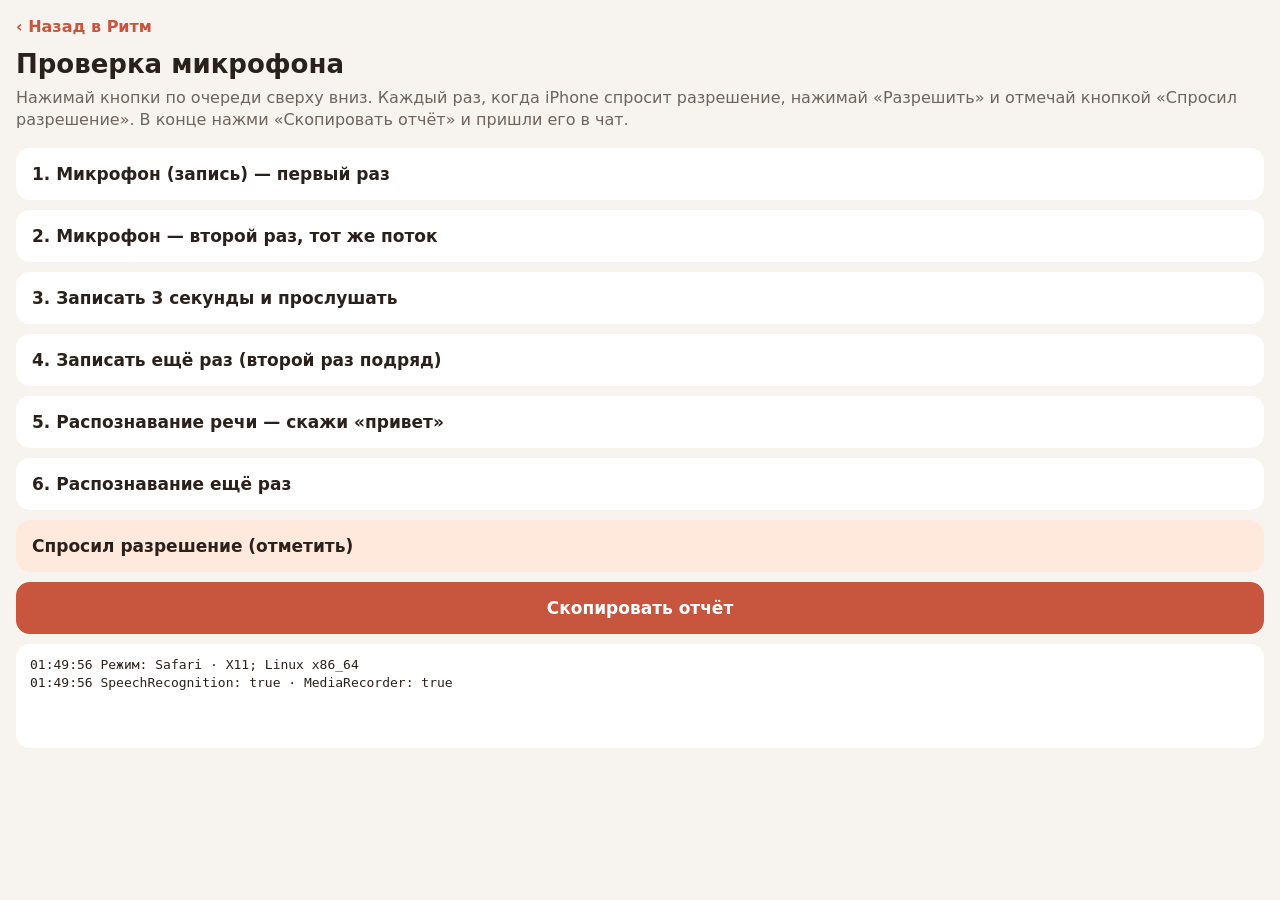
<file: docs/mic-test.html>
<!doctype html>
<html lang="ru"><head><meta charset="utf-8">
<meta name="viewport" content="width=device-width, initial-scale=1, maximum-scale=1, user-scalable=no, viewport-fit=cover">
<meta name="apple-mobile-web-app-capable" content="yes">
<title>Ритм — проверка микрофона</title>
<style>
:root{--bg:#F7F3EE;--ink:#2A211C;--muted:#6E645D;--acc:#C8553D;--ok:#34A853;--bad:#D92D20}
body{margin:0;background:var(--bg);color:var(--ink);font:16px/1.4 -apple-system,system-ui,sans-serif;padding:max(16px,env(safe-area-inset-top)) 16px 40px;touch-action:manipulation}
h1{font-size:26px;margin:8px 0 4px}p{color:var(--muted);margin:0 0 16px}
button{display:block;width:100%;min-height:52px;margin:0 0 10px;border:0;border-radius:14px;background:#fff;color:var(--ink);font:600 17px -apple-system,system-ui;text-align:left;padding:0 16px}
button.main{background:var(--acc);color:#fff;text-align:center}
#log{background:#fff;border-radius:14px;padding:12px 14px;font:13px/1.45 ui-monospace,Menlo,monospace;white-space:pre-wrap;min-height:80px}
.ok{color:var(--ok)}.bad{color:var(--bad)}
</style></head><body>
<a href="./" style="color:#C8553D;font-weight:600;text-decoration:none">‹ Назад в Ритм</a><h1>Проверка микрофона</h1>
<p>Нажимай кнопки по очереди сверху вниз. Каждый раз, когда iPhone спросит разрешение, нажимай «Разрешить» и отмечай кнопкой «Спросил разрешение». В конце нажми «Скопировать отчёт» и пришли его в чат.</p>
<button data-t="gum">1. Микрофон (запись) — первый раз</button>
<button data-t="gum2">2. Микрофон — второй раз, тот же поток</button>
<button data-t="rec">3. Записать 3 секунды и прослушать</button>
<button data-t="rec2">4. Записать ещё раз (второй раз подряд)</button>
<button data-t="sr">5. Распознавание речи — скажи «привет»</button>
<button data-t="sr2">6. Распознавание ещё раз</button>
<button data-t="asked" style="background:#FFE9DC">Спросил разрешение (отметить)</button>
<button class="main" data-t="copy">Скопировать отчёт</button>
<div id="log"></div>
<script>
const L=document.getElementById('log'); let stream=null, prompts=0;
const log=(m,c)=>{ const d=document.createElement('div'); if(c) d.className=c; d.textContent=new Date().toLocaleTimeString('ru-RU')+' '+m; L.appendChild(d); };
log('Режим: '+((navigator.standalone||matchMedia('(display-mode: standalone)').matches)?'приложение с иконки':'Safari')+' · '+navigator.userAgent.replace(/^.*?\(|\).*$/g,'').slice(0,60));
log('SpeechRecognition: '+(!!(window.SpeechRecognition||window.webkitSpeechRecognition))+' · MediaRecorder: '+(!!window.MediaRecorder));
async function gum(){ const t0=Date.now(); try{ if(!stream||!stream.getAudioTracks().some(t=>t.readyState==='live')) stream=await navigator.mediaDevices.getUserMedia({audio:true}); const tr=stream.getAudioTracks()[0]; log('Микрофон OK за '+(Date.now()-t0)+' мс · трек '+tr.readyState+(tr.muted?' (заглушён)':''),'ok'); }catch(e){ log('Микрофон ОШИБКА: '+e.name+' '+e.message,'bad'); } }
function rec(){ return new Promise(async res=>{ await gum(); if(!stream) return res(); const mime=['audio/mp4','audio/webm;codecs=opus','audio/webm'].find(m=>MediaRecorder.isTypeSupported&&MediaRecorder.isTypeSupported(m))||''; let ch=[]; let mr; try{ mr=new MediaRecorder(stream,mime?{mimeType:mime}:undefined); }catch(e){ log('MediaRecorder ОШИБКА: '+e.name+' '+e.message,'bad'); return res(); }
  mr.ondataavailable=e=>{ if(e.data&&e.data.size) ch.push(e.data); }; mr.onerror=e=>log('Запись ошибка: '+(e.error&&e.error.name),'bad');
  mr.onstop=()=>{ const b=new Blob(ch,{type:mr.mimeType||mime}); log('Запись: '+b.size+' байт, '+(b.type||'?'), b.size>1000?'ok':'bad'); try{ const a=new Audio(URL.createObjectURL(b)); a.play().catch(e=>log('Прослушать не вышло: '+e.name,'bad')); }catch(_){} res(); };
  mr.start(); log('Говори 3 секунды…'); setTimeout(()=>{ try{ mr.stop(); }catch(_){} },3000); }); }
function sr(){ const SR=window.SpeechRecognition||window.webkitSpeechRecognition; if(!SR) return log('Распознавания нет','bad'); const r=new SR(); r.lang='ru-RU'; r.interimResults=false; let got=false; const t0=Date.now();
  r.onresult=e=>{ got=true; log('Услышал: «'+e.results[0][0].transcript+'» за '+(Date.now()-t0)+' мс','ok'); };
  r.onerror=e=>log('Распознавание ошибка: '+e.error,'bad'); r.onend=()=>{ if(!got) log('Распознавание закончилось без текста'); };
  try{ r.start(); log('Слушаю…'); }catch(e){ log('Распознавание не запустилось: '+e.name,'bad'); } }
document.addEventListener('click',async e=>{ const b=e.target.closest('button'); if(!b) return; const t=b.dataset.t;
  if(t==='gum'||t==='gum2') gum(); else if(t==='rec'||t==='rec2') rec(); else if(t==='sr'||t==='sr2') sr();
  else if(t==='asked'){ prompts++; log('— iPhone спросил разрешение (всего '+prompts+')'); }
  else if(t==='copy'){ const txt='Отчёт микрофона\n'+L.innerText; try{ await navigator.clipboard.writeText(txt); b.textContent='Скопировано — вставь в чат'; }catch(_){ const ta=document.createElement('textarea'); ta.value=txt; document.body.appendChild(ta); ta.select(); document.execCommand('copy'); ta.remove(); b.textContent='Скопировано — вставь в чат'; } }
});
document.addEventListener('visibilitychange',()=>log('Экран: '+(document.hidden?'скрыт':'снова виден')));
</script></body></html>
</file>
